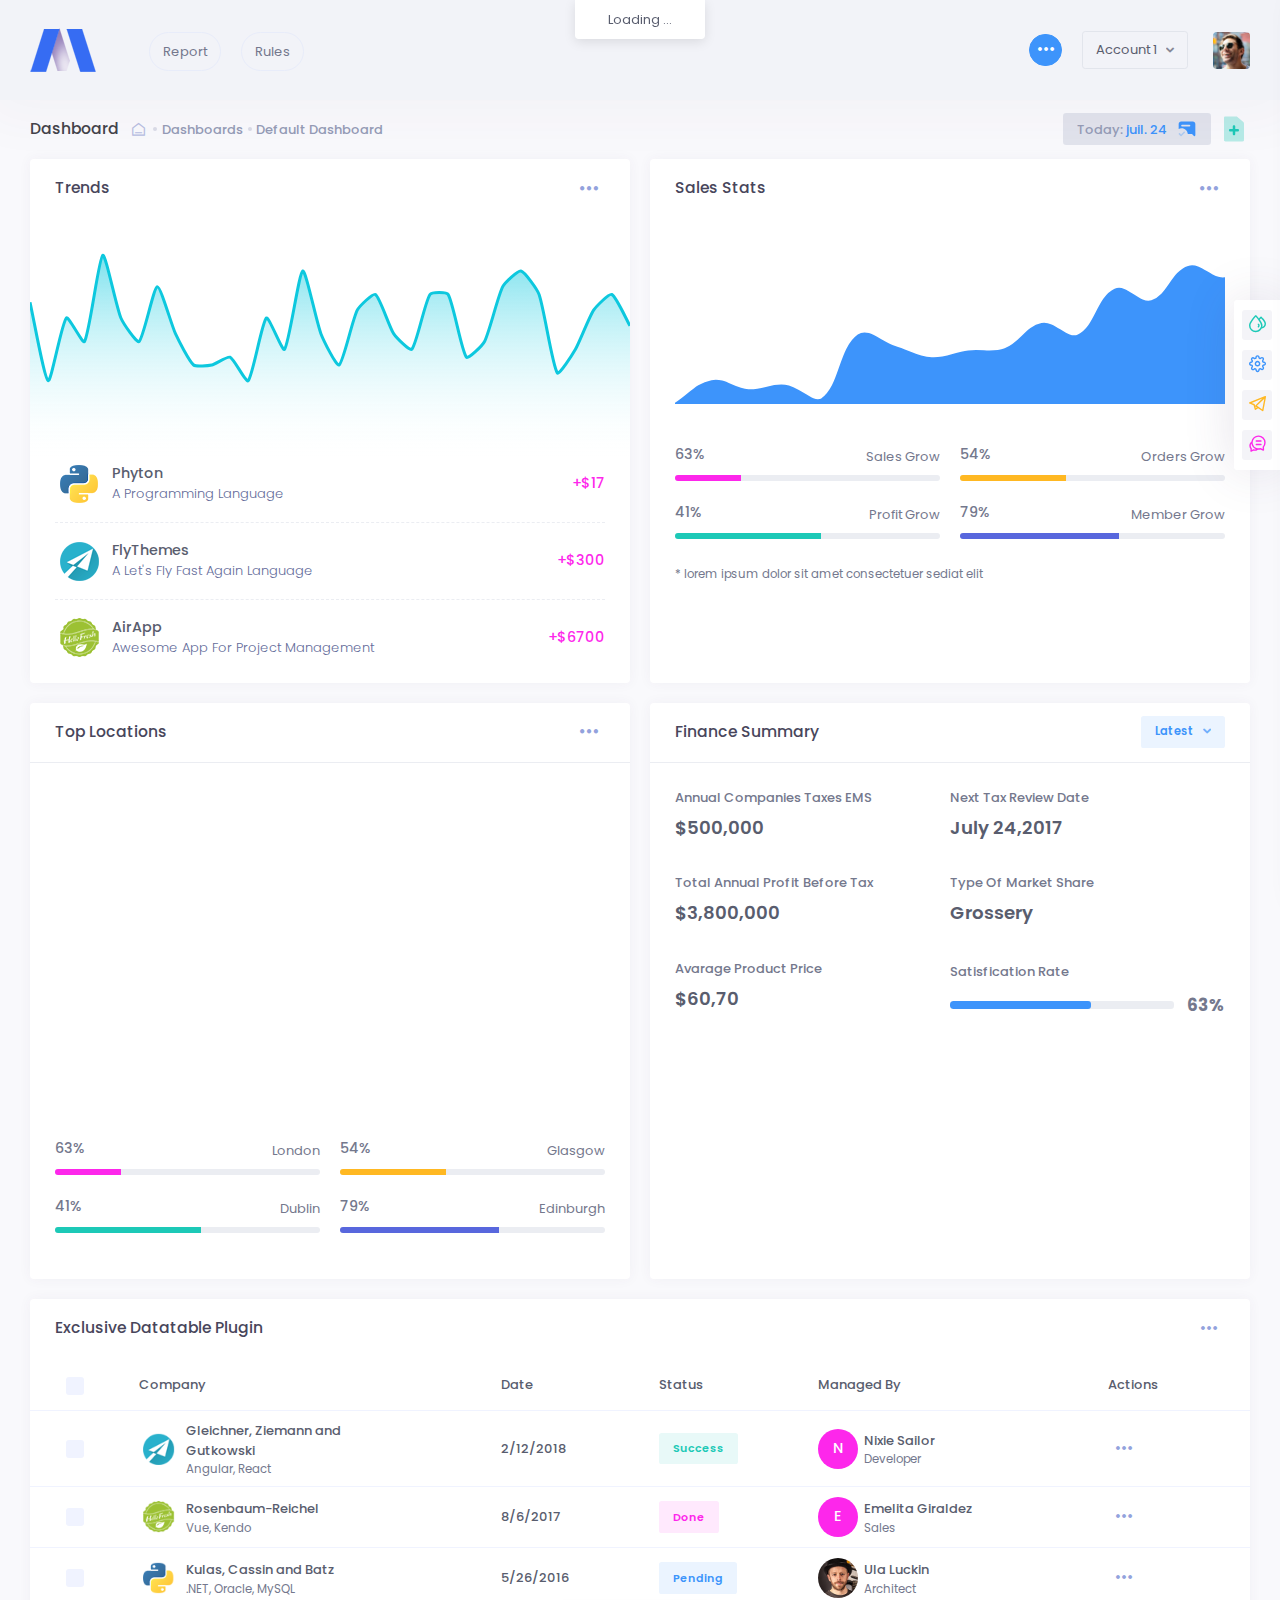
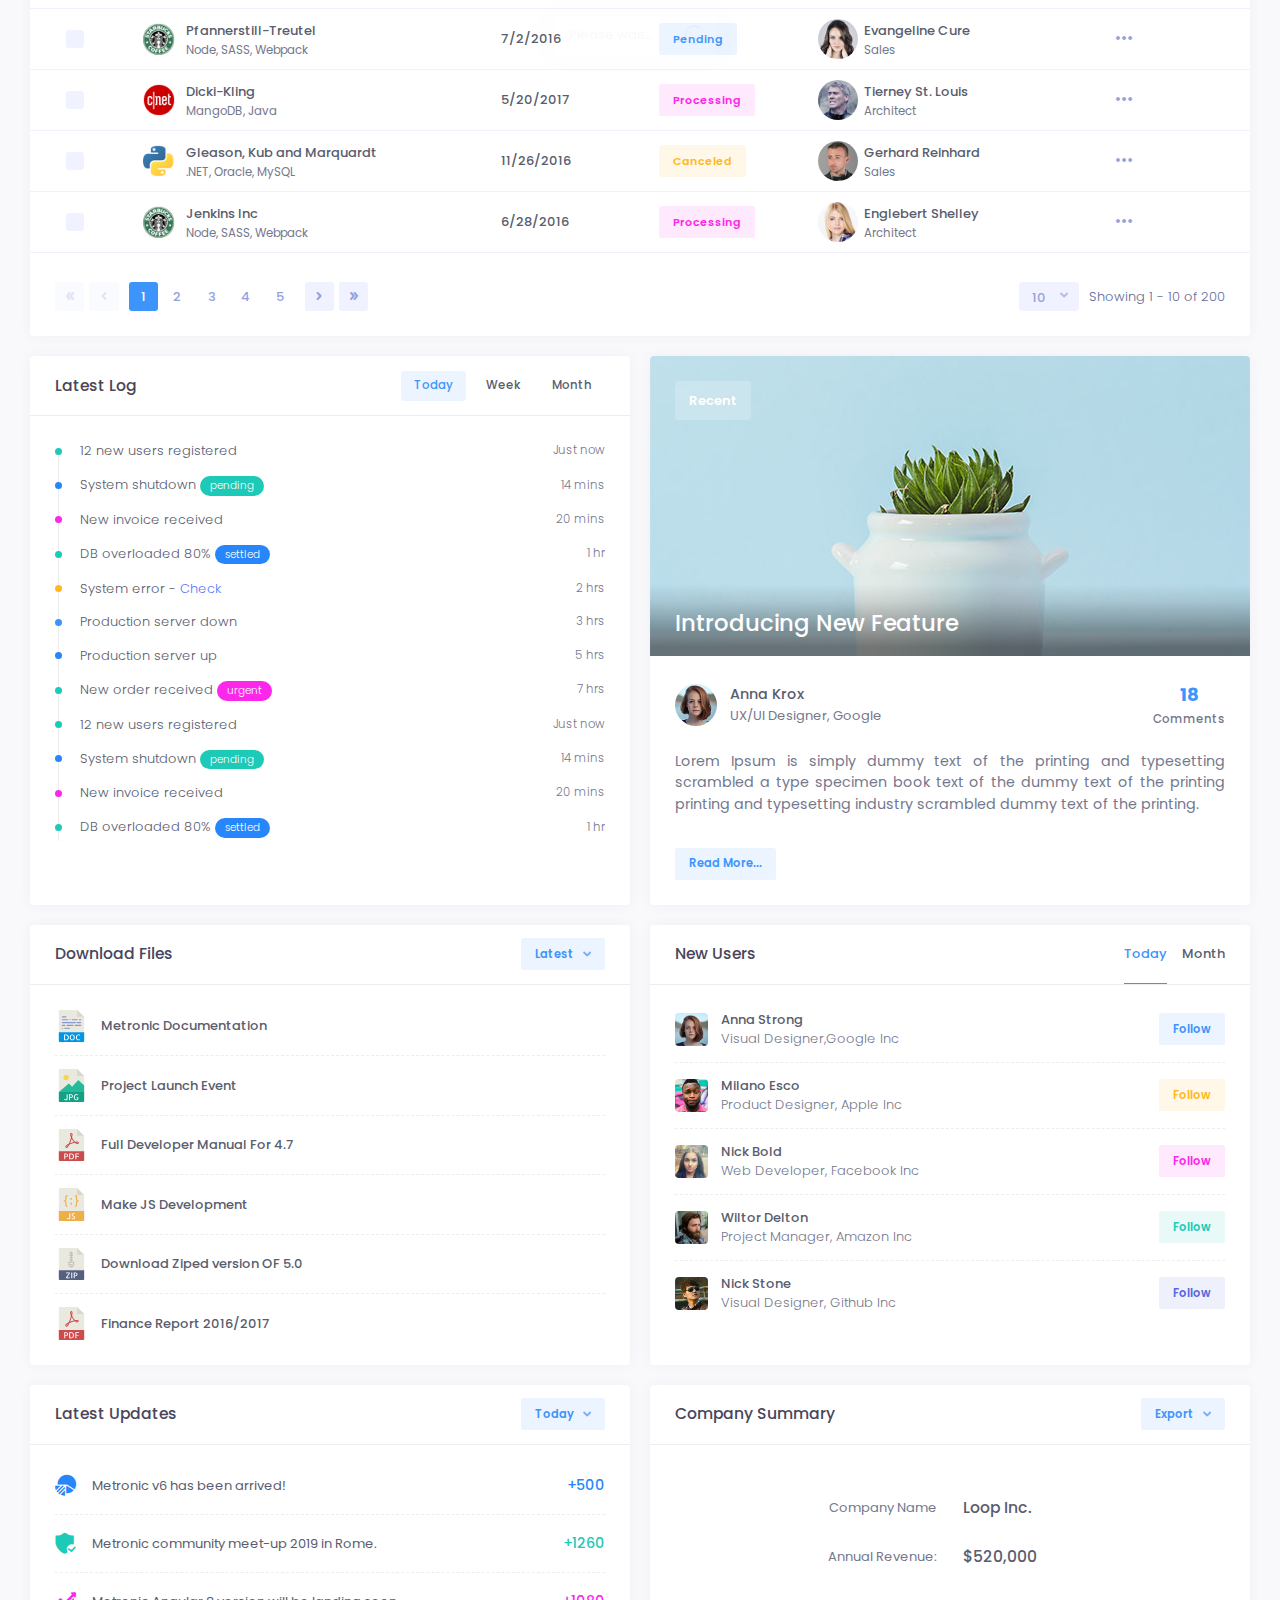
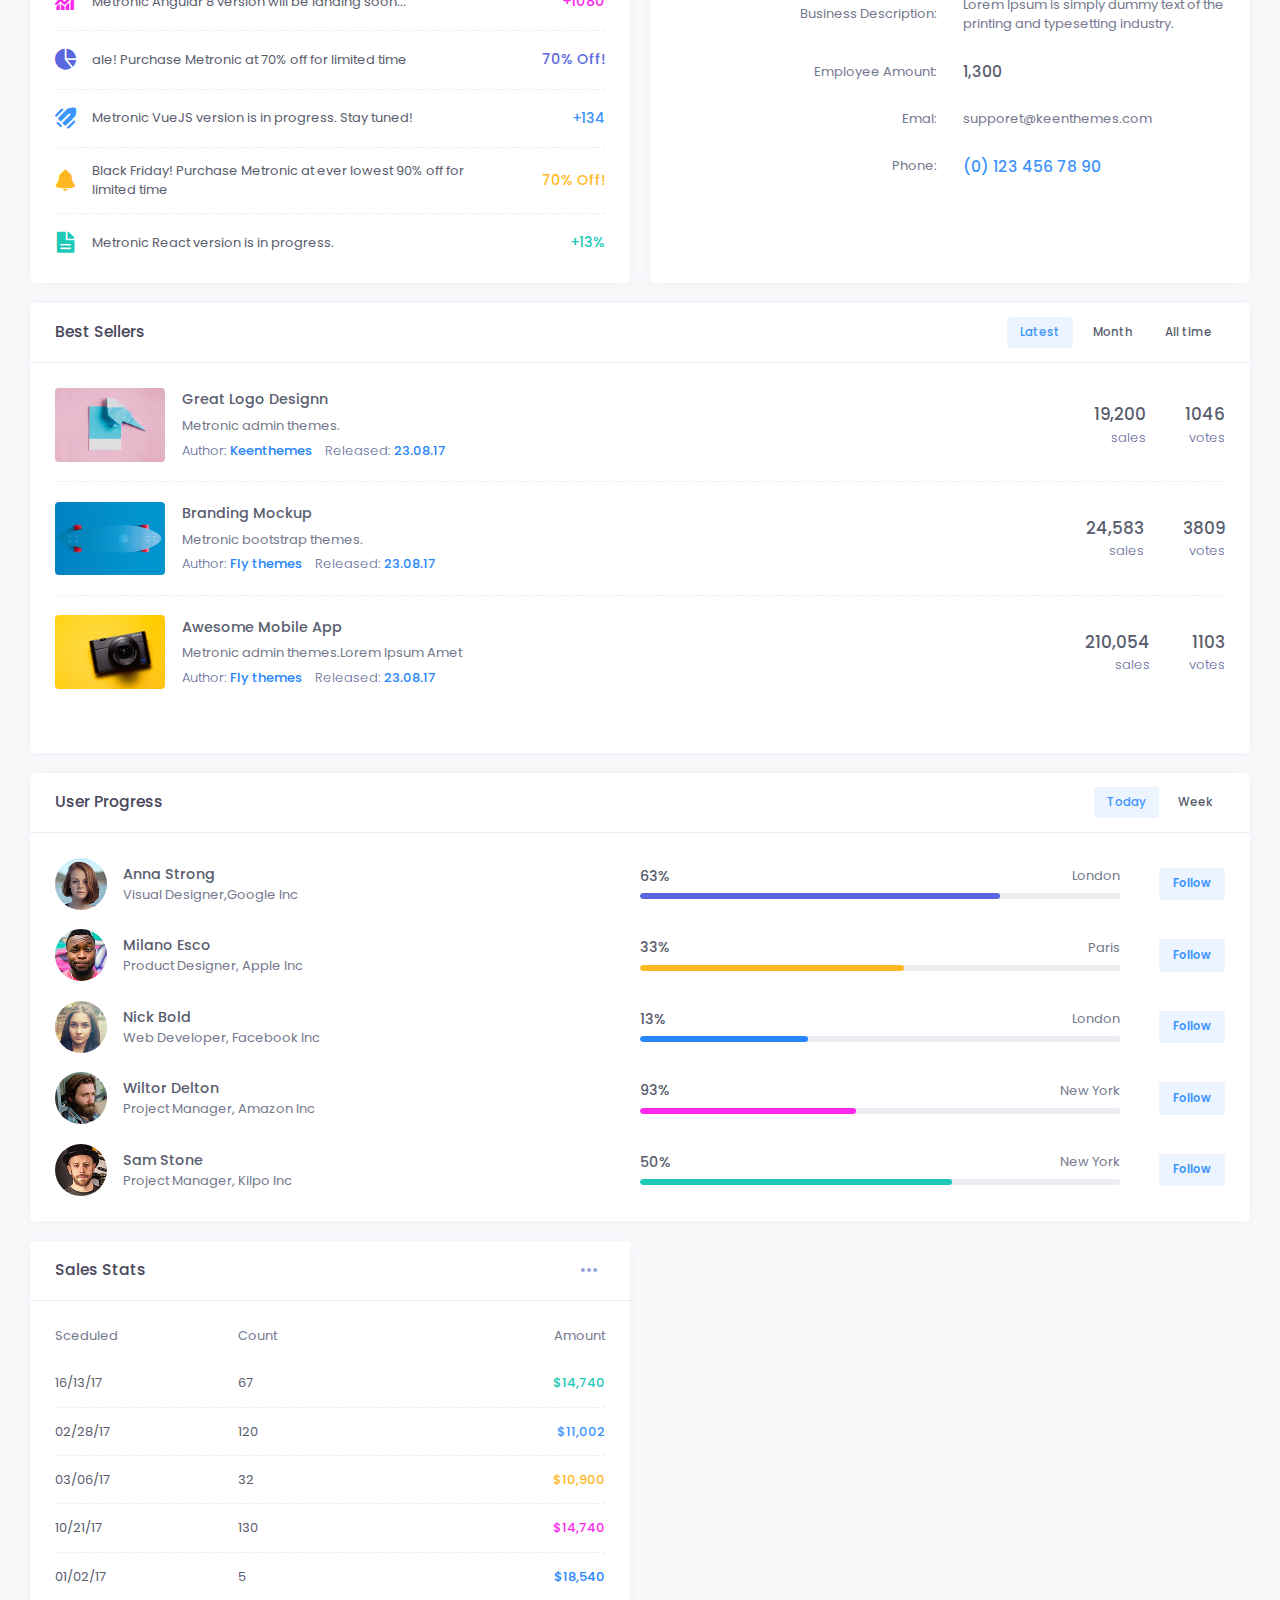
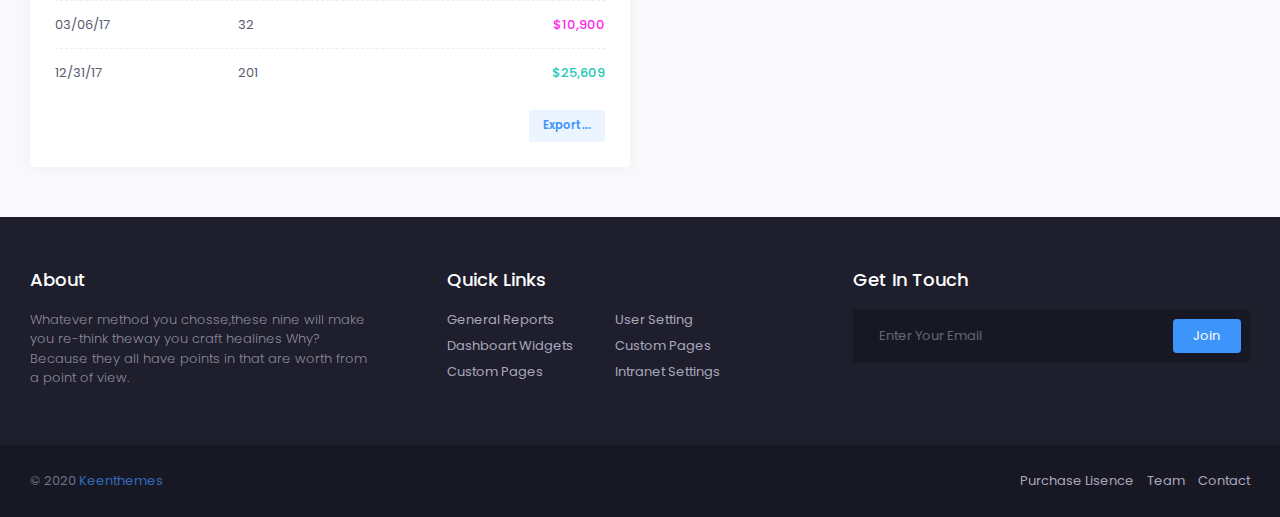
<file: index.html>
<!DOCTYPE html>

<html lang="en">

	<!-- begin::Head -->
	<head>
		<base href="">
		<meta charset="utf-8" />
		<title>Metronic | Dashboard</title>
		<meta name="description" content="Latest updates and statistic charts">
		<meta name="viewport" content="width=device-width, initial-scale=1, shrink-to-fit=no">

		<!--begin::Fonts -->
		<link rel="stylesheet" href="https://fonts.googleapis.com/css?family=Poppins:300,400,500,600,700">

		<!--end::Fonts -->

		<!--begin::Page Vendors Styles(used by this page) -->
		<link href="assets/plugins/custom/fullcalendar/fullcalendar.bundle.css" rel="stylesheet" type="text/css" />

		<!--end::Page Vendors Styles -->

		<!--begin::Global Theme Styles(used by all pages) -->
		<link href="assets/plugins/global/plugins.bundle.css" rel="stylesheet" type="text/css" />
		<link href="assets/css/style.bundle.css" rel="stylesheet" type="text/css" />

		<!--end::Global Theme Styles -->

		<!--begin::Layout Skins(used by all pages) -->

		<!--end::Layout Skins -->
		<link rel="shortcut icon" href="assets/media/logos/favicon.ico" />
	</head>

	<!-- end::Head -->

	<!-- begin::Body -->
	<body class="kt-page--loading-enabled kt-page--loading kt-header--fixed kt-header--minimize-topbar kt-header-mobile--fixed kt-quick-panel--right kt-demo-panel--right kt-offcanvas-panel--right kt-subheader--enabled kt-subheader--transparent kt-page--loading">

		<!-- begin::Page loader -->

		<!-- end::Page Loader -->

		<!-- begin:: Page -->

		<!-- begin:: Header Mobile -->
		<div id="kt_header_mobile" class="kt-header-mobile  kt-header-mobile--fixed ">
			<div class="kt-header-mobile__brand">
				<a class="kt-header-mobile__logo" href="?page=index">
					<img alt="Logo" src="assets/media/logos/logo-5-sm.png" />
				</a>
				<div class="kt-header-mobile__nav">
					<div class="dropdown">
						<button type="button" class="btn btn-icon" data-toggle="dropdown" aria-haspopup="true" aria-expanded="true">
							<svg xmlns="http://www.w3.org/2000/svg" xmlns:xlink="http://www.w3.org/1999/xlink" width="24px" height="24px" viewBox="0 0 24 24" version="1.1" class="kt-svg-icon kt-svg-icon--md kt-svg-icon--success">
								<g stroke="none" stroke-width="1" fill="none" fill-rule="evenodd">
									<rect x="0" y="0" width="24" height="24" />
									<path d="M15.9956071,6 L9,6 C7.34314575,6 6,7.34314575 6,9 L6,15.9956071 C4.70185442,15.9316381 4,15.1706419 4,13.8181818 L4,6.18181818 C4,4.76751186 4.76751186,4 6.18181818,4 L13.8181818,4 C15.1706419,4 15.9316381,4.70185442 15.9956071,6 Z" fill="#000000" fill-rule="nonzero" opacity="0.3" />
									<path d="M10.1818182,8 L17.8181818,8 C19.2324881,8 20,8.76751186 20,10.1818182 L20,17.8181818 C20,19.2324881 19.2324881,20 17.8181818,20 L10.1818182,20 C8.76751186,20 8,19.2324881 8,17.8181818 L8,10.1818182 C8,8.76751186 8.76751186,8 10.1818182,8 Z" fill="#000000" />
								</g>
							</svg> </button>
						<div class="dropdown-menu dropdown-menu-fit dropdown-menu-s">
							<ul class="kt-nav kt-nav--bold kt-nav--md-space kt-margin-t-20 kt-margin-b-20">
								<li class="kt-nav__item">
									<a class="kt-nav__link active" href="report.html">
										<span class="kt-nav__link-icon"><i class="flaticon2-user"></i></span>
										<span class="kt-nav__link-text">Report</span>
									</a>
								</li>
								<li class="kt-nav__item">
									<a class="kt-nav__link" href="rules.html">
										<span class="kt-nav__link-icon"><i class="flaticon-feed"></i></span>
										<span class="kt-nav__link-text">Rules</span>
									</a>
								</li>
							</ul>
						</div>
					</div>
				</div>
			</div>
			<div class="kt-header-mobile__toolbar">
				<button class="kt-header-mobile__toolbar-topbar-toggler" id="kt_header_mobile_topbar_toggler"><i class="flaticon-more-1"></i></button>
			</div>
		</div>

		<!-- end:: Header Mobile -->
		<div class="kt-grid kt-grid--hor kt-grid--root">
			<div class="kt-grid__item kt-grid__item--fluid kt-grid kt-grid--ver kt-page">
				<div class="kt-grid__item kt-grid__item--fluid kt-grid kt-grid--hor kt-wrapper " id="kt_wrapper">

					<!-- begin:: Header -->
					<div id="kt_header" class="kt-header kt-grid__item  kt-header--fixed " data-ktheader-minimize="on">
						<div class="kt-header__top">
							<div class="kt-container ">

								<!-- begin:: Brand -->
								<div class="kt-header__brand   kt-grid__item" id="kt_header_brand">
									<div class="kt-header__brand-logo">
										<a href="index.html">
											<img alt="Logo" src="assets/media/logos/logo-5.png" />
										</a>
									</div>
									
									<div class="kt-header__brand-nav">
										<div class="kt-margin-l-20">
											<button type="button" class="btn btn-pill btn-default" data-toggle="dropdown" aria-haspopup="true" aria-expanded="true">
												Report
											</button>
										</div>
										<div class="kt-margin-l-20">
											<button type="button" class="btn btn-pill btn-default" data-toggle="dropdown" aria-haspopup="true" aria-expanded="true">
												Rules
											</button>
										</div>
									</div>
								</div>

								<!-- end:: Brand -->

								<!-- begin:: Header Topbar -->
								<div class="kt-header__topbar">

									<!--begin: Search -->
									

									<!--end: Search -->

									<!--begin: Notifications -->
									

									<!--end: Notifications -->

									<!--begin: Quick actions -->
									

									<!--end: Quick actions -->

									<!--begin: Cart -->
									

									<!--end: Cart-->

									<!--begin: Quick panel toggler -->
									
									<!--end: Quick panel toggler -->

									<!--begin: Language bar -->
									

									<!--end: Language bar -->

									<!--begin: User bar -->
									<div class="dropdown dropdown-inline kt-margin-r-20">
											<button type="button" class="btn btn-brand btn-elevate-hover btn-icon btn-sm btn-icon-md btn-circle" data-toggle="dropdown" aria-haspopup="true" aria-expanded="false">
												<i class="flaticon-more-1"></i>
											</button>
											<div class="dropdown-menu dropdown-menu-right">
												<a class="dropdown-item" href="#"><i class="la la-edit"></i>Rename Account</a>
											</div>
										</div>
									<div class="dropdown kt-margin-r-20">
											<button class="btn btn-secondary dropdown-toggle" type="button" id="dropdownMenuButton" data-toggle="dropdown" aria-haspopup="true" aria-expanded="false">
													Account 1
											</button>
											<div class="dropdown-menu" aria-labelledby="dropdownMenuButton">
													<a class="dropdown-item disabled" href="#">Other Accounts</a>
													<div class="dropdown-divider"></div>
													<a class="dropdown-item" href="#">Account 2</a>
													<a class="dropdown-item" href="#">Account 3</a>
													<a class="dropdown-item" href="#">Account 4</a>
													<a class="dropdown-item" href="#">Account 5</a>
											</div>
									</div>
									<div class="kt-header__topbar-item kt-header__topbar-item--user">
										<div class="kt-header__topbar-wrapper" data-toggle="dropdown" data-offset="10px,10px">
											<!-- <span class="kt-hidden kt-header__topbar-welcome">Hi,</span> -->
											<!-- <span class="kt-hidden kt-header__topbar-username">Nick</span> -->
											<img class="kt-hidden-" alt="Pic" src="assets/media/users/300_21.jpg" />
											<!-- <span class="kt-header__topbar-icon kt-header__topbar-icon--brand kt-hidden"><b>S</b></span> -->
										</div>
										<div class="dropdown-menu dropdown-menu-fit dropdown-menu-right dropdown-menu-anim dropdown-menu-x4">

											<!--begin: Head -->
											<div class="kt-user-card kt-user-card--skin-light kt-notification-item-padding-x">
												<div class="kt-user-card__avatar">
													<img class="kt-hidden-" alt="Pic" src="assets/media/users/300_25.jpg" />

													<!--use below badge element instead the user avatar to display username's first letter(remove kt-hidden class to display it) -->
													<span class="kt-badge kt-badge--username kt-badge--unified-success kt-badge--lg kt-badge--rounded kt-badge--bold kt-hidden">S</span>
												</div>
												<div class="kt-user-card__name">
													Sami Tariq
												</div>
												<!-- <div class="kt-user-card__badge">
													<span class="btn btn-label-primary btn-sm btn-bold btn-font-md">23 messages</span>
												</div> -->
											</div>

											<!--end: Head -->

											<!--begin: Navigation -->
											<div class="kt-notification">
												<a href="#" class="kt-notification__item">
													<div class="kt-notification__item-icon">
														<i class="flaticon2-calendar-3 kt-font-success"></i>
													</div>
													<div class="kt-notification__item-details">
														<div class="kt-notification__item-title kt-font-bold">
															Team 1
														</div>
														<!-- <div class="kt-notification__item-time">
															Account settings and more
														</div> -->
													</div>
												</a>
												<a href="#" class="kt-notification__item">
													<div class="kt-notification__item-icon">
														<i class="flaticon2-mail kt-font-warning"></i>
													</div>
													<div class="kt-notification__item-details">
														<div class="kt-notification__item-title kt-font-bold">
															Team 2
														</div>
														<!-- <div class="kt-notification__item-time">
															Inbox and tasks
														</div> -->
													</div>
												</a>
												<a href="#" class="kt-notification__item">
													<div class="kt-notification__item-icon">
														<i class="flaticon2-rocket-1 kt-font-danger"></i>
													</div>
													<div class="kt-notification__item-details">
														<div class="kt-notification__item-title kt-font-bold">
															Team 3
														</div>
														<!-- <div class="kt-notification__item-time">
															Logs and notifications
														</div> -->
													</div>
												</a>
												<!-- <a href="custom/apps/user/profile-3.html" class="kt-notification__item">
													<div class="kt-notification__item-icon">
														<i class="flaticon2-hourglass kt-font-brand"></i>
													</div>
													<div class="kt-notification__item-details">
														<div class="kt-notification__item-title kt-font-bold">
															My Tasks
														</div>
														<div class="kt-notification__item-time">
															latest tasks and projects
														</div>
													</div>
												</a> -->
												<!-- <a href="custom/apps/user/profile-1/overview.html" class="kt-notification__item">
													<div class="kt-notification__item-icon">
														<i class="flaticon2-cardiogram kt-font-warning"></i>
													</div>
													<div class="kt-notification__item-details">
														<div class="kt-notification__item-title kt-font-bold">
															Billing
														</div>
														<div class="kt-notification__item-time">
															billing & statements <span class="kt-badge kt-badge--danger kt-badge--inline kt-badge--pill kt-badge--rounded">2 pending</span>
														</div>
													</div>
												</a> -->
												<div class="kt-notification__custom kt-space-between">
													<a href="custom/user/login-v2.html" target="_blank" class="btn btn-label btn-label-brand btn-sm btn-bold">Settings</a>
													<a href="custom/user/login-v2.html" target="_blank" class="btn btn-clean btn-sm btn-bold">Sign out</a>
												</div>
											</div>

											<!--end: Navigation -->
										</div>
									</div>

									<!--end: User bar -->
								</div>

								<!-- end:: Header Topbar -->
							</div>
						</div>
					</div>

					<!-- end:: Header -->
					<div class="kt-body kt-grid__item kt-grid__item--fluid kt-grid kt-grid--hor kt-grid--stretch" id="kt_body">
						<div class="kt-content  kt-grid__item kt-grid__item--fluid kt-grid kt-grid--hor" id="kt_content">

							<!-- begin:: Subheader -->
							<div class="kt-subheader   kt-grid__item" id="kt_subheader">
								<div class="kt-container ">
									<div class="kt-subheader__main">
										<h3 class="kt-subheader__title">
											Dashboard </h3>
										<span class="kt-subheader__separator kt-hidden"></span>
										<div class="kt-subheader__breadcrumbs">
											<a href="#" class="kt-subheader__breadcrumbs-home"><i class="flaticon2-shelter"></i></a>
											<span class="kt-subheader__breadcrumbs-separator"></span>
											<a href="" class="kt-subheader__breadcrumbs-link">
												Dashboards </a>
											<span class="kt-subheader__breadcrumbs-separator"></span>
											<a href="" class="kt-subheader__breadcrumbs-link">
												Default Dashboard </a>

											<!-- <span class="kt-subheader__breadcrumbs-link kt-subheader__breadcrumbs-link--active">Active link</span> -->
										</div>
									</div>
									<div class="kt-subheader__toolbar">
										<div class="kt-subheader__wrapper">
											<a href="#" class="btn kt-subheader__btn-daterange" id="kt_dashboard_daterangepicker" data-toggle="kt-tooltip" title="Select dashboard daterange" data-placement="left">
												<span class="kt-subheader__btn-daterange-title" id="kt_dashboard_daterangepicker_title">Today</span>&nbsp;
												<span class="kt-subheader__btn-daterange-date" id="kt_dashboard_daterangepicker_date">Aug 16</span>

												<!--<i class="flaticon2-calendar-1"></i>-->
												<svg xmlns="http://www.w3.org/2000/svg" xmlns:xlink="http://www.w3.org/1999/xlink" width="24px" height="24px" viewBox="0 0 24 24" version="1.1" class="kt-svg-icon kt-svg-icon--sm">
													<g stroke="none" stroke-width="1" fill="none" fill-rule="evenodd">
														<rect x="0" y="0" width="24" height="24" />
														<path d="M4.875,20.75 C4.63541667,20.75 4.39583333,20.6541667 4.20416667,20.4625 L2.2875,18.5458333 C1.90416667,18.1625 1.90416667,17.5875 2.2875,17.2041667 C2.67083333,16.8208333 3.29375,16.8208333 3.62916667,17.2041667 L4.875,18.45 L8.0375,15.2875 C8.42083333,14.9041667 8.99583333,14.9041667 9.37916667,15.2875 C9.7625,15.6708333 9.7625,16.2458333 9.37916667,16.6291667 L5.54583333,20.4625 C5.35416667,20.6541667 5.11458333,20.75 4.875,20.75 Z" fill="#000000" fill-rule="nonzero" opacity="0.3" />
														<path d="M2,11.8650466 L2,6 C2,4.34314575 3.34314575,3 5,3 L19,3 C20.6568542,3 22,4.34314575 22,6 L22,15 C22,15.0032706 21.9999948,15.0065399 21.9999843,15.009808 L22.0249378,15 L22.0249378,19.5857864 C22.0249378,20.1380712 21.5772226,20.5857864 21.0249378,20.5857864 C20.7597213,20.5857864 20.5053674,20.4804296 20.317831,20.2928932 L18.0249378,18 L12.9835977,18 C12.7263047,14.0909841 9.47412135,11 5.5,11 C4.23590829,11 3.04485894,11.3127315 2,11.8650466 Z M6,7 C5.44771525,7 5,7.44771525 5,8 C5,8.55228475 5.44771525,9 6,9 L15,9 C15.5522847,9 16,8.55228475 16,8 C16,7.44771525 15.5522847,7 15,7 L6,7 Z" fill="#000000" />
													</g>
												</svg> </a>
											<div class="dropdown dropdown-inline" data-toggle="kt-tooltip" title="Quick actions" data-placement="left">
												<a href="#" class="btn btn-icon" data-toggle="dropdown" aria-haspopup="true" aria-expanded="false">
													<svg xmlns="http://www.w3.org/2000/svg" xmlns:xlink="http://www.w3.org/1999/xlink" width="24px" height="24px" viewBox="0 0 24 24" version="1.1" class="kt-svg-icon kt-svg-icon--success kt-svg-icon--md">
														<g stroke="none" stroke-width="1" fill="none" fill-rule="evenodd">
															<polygon points="0 0 24 0 24 24 0 24" />
															<path d="M5.85714286,2 L13.7364114,2 C14.0910962,2 14.4343066,2.12568431 14.7051108,2.35473959 L19.4686994,6.3839416 C19.8056532,6.66894833 20,7.08787823 20,7.52920201 L20,20.0833333 C20,21.8738751 19.9795521,22 18.1428571,22 L5.85714286,22 C4.02044787,22 4,21.8738751 4,20.0833333 L4,3.91666667 C4,2.12612489 4.02044787,2 5.85714286,2 Z" fill="#000000" fill-rule="nonzero" opacity="0.3" />
															<path d="M11,14 L9,14 C8.44771525,14 8,13.5522847 8,13 C8,12.4477153 8.44771525,12 9,12 L11,12 L11,10 C11,9.44771525 11.4477153,9 12,9 C12.5522847,9 13,9.44771525 13,10 L13,12 L15,12 C15.5522847,12 16,12.4477153 16,13 C16,13.5522847 15.5522847,14 15,14 L13,14 L13,16 C13,16.5522847 12.5522847,17 12,17 C11.4477153,17 11,16.5522847 11,16 L11,14 Z" fill="#000000" />
														</g>
													</svg>

													<!--<i class="flaticon2-plus"></i>-->
												</a>
												<div class="dropdown-menu dropdown-menu-fit dropdown-menu-md dropdown-menu-right">

													<!--begin::Nav-->
													<ul class="kt-nav">
														<li class="kt-nav__head">
															Add anything or jump to:
															<i class="flaticon2-information" data-toggle="kt-tooltip" data-placement="right" title="Click to learn more..."></i>
														</li>
														<li class="kt-nav__separator"></li>
														<li class="kt-nav__item">
															<a href="#" class="kt-nav__link">
																<i class="kt-nav__link-icon flaticon2-drop"></i>
																<span class="kt-nav__link-text">Order</span>
															</a>
														</li>
														<li class="kt-nav__item">
															<a href="#" class="kt-nav__link">
																<i class="kt-nav__link-icon flaticon2-calendar-8"></i>
																<span class="kt-nav__link-text">Ticket</span>
															</a>
														</li>
														<li class="kt-nav__item">
															<a href="#" class="kt-nav__link">
																<i class="kt-nav__link-icon flaticon2-telegram-logo"></i>
																<span class="kt-nav__link-text">Goal</span>
															</a>
														</li>
														<li class="kt-nav__item">
															<a href="#" class="kt-nav__link">
																<i class="kt-nav__link-icon flaticon2-new-email"></i>
																<span class="kt-nav__link-text">Support Case</span>
																<span class="kt-nav__link-badge">
																	<span class="kt-badge kt-badge--success">5</span>
																</span>
															</a>
														</li>
														<li class="kt-nav__separator"></li>
														<li class="kt-nav__foot">
															<a class="btn btn-label-brand btn-bold btn-sm" href="#">Upgrade plan</a>
															<a class="btn btn-clean btn-bold btn-sm" href="#" data-toggle="kt-tooltip" data-placement="right" title="Click to learn more...">Learn more</a>
														</li>
													</ul>

													<!--end::Nav-->
												</div>
											</div>
										</div>
									</div>
								</div>
							</div>

							<!-- end:: Subheader -->

							<!-- begin:: Content -->
							<div class="kt-container  kt-grid__item kt-grid__item--fluid">

								<!--Begin::Dashboard 3-->

								<!--Begin::Row-->
								<div class="row">
									<div class="col-lg-6 col-xl-4 order-lg-1 order-xl-1">

										<!--begin:: Widgets/Trends-->
										<div class="kt-portlet kt-portlet--head--noborder kt-portlet--height-fluid">
											<div class="kt-portlet__head kt-portlet__head--noborder">
												<div class="kt-portlet__head-label">
													<h3 class="kt-portlet__head-title">
														Trends
													</h3>
												</div>
												<div class="kt-portlet__head-toolbar">
													<div class="dropdown dropdown-inline">
														<button type="button" class="btn btn-clean btn-sm btn-icon btn-icon-lg" data-toggle="dropdown" aria-haspopup="true" aria-expanded="false">
															<i class="flaticon-more-1"></i>
														</button>
														<div class="dropdown-menu dropdown-menu-right">
															<ul class="kt-nav">
																<li class="kt-nav__item">
																	<a href="#" class="kt-nav__link">
																		<i class="kt-nav__link-icon flaticon2-line-chart"></i>
																		<span class="kt-nav__link-text">Reports</span>
																	</a>
																</li>
																<li class="kt-nav__item">
																	<a href="#" class="kt-nav__link">
																		<i class="kt-nav__link-icon flaticon2-send"></i>
																		<span class="kt-nav__link-text">Messages</span>
																	</a>
																</li>
																<li class="kt-nav__item">
																	<a href="#" class="kt-nav__link">
																		<i class="kt-nav__link-icon flaticon2-pie-chart-1"></i>
																		<span class="kt-nav__link-text">Charts</span>
																	</a>
																</li>
																<li class="kt-nav__item">
																	<a href="#" class="kt-nav__link">
																		<i class="kt-nav__link-icon flaticon2-avatar"></i>
																		<span class="kt-nav__link-text">Members</span>
																	</a>
																</li>
																<li class="kt-nav__item">
																	<a href="#" class="kt-nav__link">
																		<i class="kt-nav__link-icon flaticon2-settings"></i>
																		<span class="kt-nav__link-text">Settings</span>
																	</a>
																</li>
															</ul>
														</div>
													</div>
												</div>
											</div>
											<div class="kt-portlet__body kt-portlet__body--fluid kt-portlet__body--fit">
												<div class="kt-widget4 kt-widget4--sticky">
													<div class="kt-widget4__chart">
														<canvas id="kt_chart_trends_stats" style="height: 240px;"></canvas>
													</div>
													<div class="kt-widget4__items kt-widget4__items--bottom kt-portlet__space-x kt-margin-b-20">
														<div class="kt-widget4__item">
															<div class="kt-widget4__img kt-widget4__img--logo">
																<img src="assets/media/client-logos/logo3.png" alt="">
															</div>
															<div class="kt-widget4__info">
																<a href="#" class="kt-widget4__title">
																	Phyton
																</a>
																<span class="kt-widget4__sub">
																	A Programming Language
																</span>
															</div>
															<span class="kt-widget4__ext">
																<span class="kt-widget4__number kt-font-danger">+$17</span>
															</span>
														</div>
														<div class="kt-widget4__item">
															<div class="kt-widget4__img kt-widget4__img--logo">
																<img src="assets/media/client-logos/logo1.png" alt="">
															</div>
															<div class="kt-widget4__info">
																<a href="#" class="kt-widget4__title">
																	FlyThemes
																</a>
																<span class="kt-widget4__sub">
																	A Let's Fly Fast Again Language
																</span>
															</div>
															<span class="kt-widget4__ext">
																<span class="kt-widget4__number kt-font-danger">+$300</span>
															</span>
														</div>
														<div class="kt-widget4__item">
															<div class="kt-widget4__img kt-widget4__img--logo">
																<img src="assets/media/client-logos/logo2.png" alt="">
															</div>
															<div class="kt-widget4__info">
																<a href="#" class="kt-widget4__title">
																	AirApp
																</a>
																<span class="kt-widget4__sub">
																	Awesome App For Project Management
																</span>
															</div>
															<span class="kt-widget4__ext">
																<span class="kt-widget4__number kt-font-danger">+$6700</span>
															</span>
														</div>
													</div>
												</div>
											</div>
										</div>

										<!--end:: Widgets/Trends-->
									</div>
									<div class="col-lg-6 col-xl-4 order-lg-1 order-xl-1">

										<!--begin:: Widgets/Sales Stats-->
										<div class="kt-portlet kt-portlet--head--noborder kt-portlet--height-fluid">
											<div class="kt-portlet__head kt-portlet__head--noborder">
												<div class="kt-portlet__head-label">
													<h3 class="kt-portlet__head-title">
														Sales Stats
													</h3>
												</div>
												<div class="kt-portlet__head-toolbar">
													<div class="dropdown dropdown-inline">
														<button type="button" class="btn btn-clean btn-sm btn-icon btn-icon-lg" data-toggle="dropdown" aria-haspopup="true" aria-expanded="false">
															<i class="flaticon-more-1"></i>
														</button>
														<div class="dropdown-menu dropdown-menu-right">
															<ul class="kt-nav">
																<li class="kt-nav__section kt-nav__section--first">
																	<span class="kt-nav__section-text">Finance</span>
																</li>
																<li class="kt-nav__item">
																	<a href="#" class="kt-nav__link">
																		<i class="kt-nav__link-icon flaticon2-graph-1"></i>
																		<span class="kt-nav__link-text">Statistics</span>
																	</a>
																</li>
																<li class="kt-nav__item">
																	<a href="#" class="kt-nav__link">
																		<i class="kt-nav__link-icon flaticon2-calendar-4"></i>
																		<span class="kt-nav__link-text">Events</span>
																	</a>
																</li>
																<li class="kt-nav__item">
																	<a href="#" class="kt-nav__link">
																		<i class="kt-nav__link-icon flaticon2-layers-1"></i>
																		<span class="kt-nav__link-text">Reports</span>
																	</a>
																</li>
																<li class="kt-nav__section">
																	<span class="kt-nav__section-text">Customers</span>
																</li>
																<li class="kt-nav__item">
																	<a href="#" class="kt-nav__link">
																		<i class="kt-nav__link-icon flaticon2-calendar-4"></i>
																		<span class="kt-nav__link-text">Notifications</span>
																	</a>
																</li>
																<li class="kt-nav__item">
																	<a href="#" class="kt-nav__link">
																		<i class="kt-nav__link-icon flaticon2-file-1"></i>
																		<span class="kt-nav__link-text">Files</span>
																	</a>
																</li>
															</ul>
														</div>
													</div>
												</div>
											</div>
											<div class="kt-portlet__body">

												<!--begin::Widget 6-->
												<div class="kt-widget15">
													<div class="kt-widget15__chart">
														<canvas id="kt_chart_sales_stats" style="height:160px;"></canvas>
													</div>
													<div class="kt-widget15__items kt-margin-t-40">
														<div class="row">
															<div class="col">
																<div class="kt-widget15__item">
																	<span class="kt-widget15__stats">
																		63%
																	</span>
																	<span class="kt-widget15__text">
																		Sales Grow
																	</span>
																	<div class="kt-space-10"></div>
																	<div class="progress kt-widget15__chart-progress--sm">
																		<div class="progress-bar bg-danger" role="progressbar" style="width: 25%;" aria-valuenow="25" aria-valuemin="0" aria-valuemax="100"></div>
																	</div>
																</div>
															</div>
															<div class="col">
																<div class="kt-widget15__item">
																	<span class="kt-widget15__stats">
																		54%
																	</span>
																	<span class="kt-widget15__text">
																		Orders Grow
																	</span>
																	<div class="kt-space-10"></div>
																	<div class="progress kt-progress--sm">
																		<div class="progress-bar bg-warning" role="progressbar" style="width: 40%;" aria-valuenow="50" aria-valuemin="0" aria-valuemax="100"></div>
																	</div>
																</div>
															</div>
														</div>
														<div class="row">
															<div class="col">
																<div class="kt-widget15__item">
																	<span class="kt-widget15__stats">
																		41%
																	</span>
																	<span class="kt-widget15__text">
																		Profit Grow
																	</span>
																	<div class="kt-space-10"></div>
																	<div class="progress kt-progress--sm">
																		<div class="progress-bar bg-success" role="progressbar" style="width: 55%;" aria-valuenow="75" aria-valuemin="0" aria-valuemax="100"></div>
																	</div>
																</div>
															</div>
															<div class="col">
																<div class="kt-widget15__item">
																	<span class="kt-widget15__stats">
																		79%
																	</span>
																	<span class="kt-widget15__text">
																		Member Grow
																	</span>
																	<div class="kt-space-10"></div>
																	<div class="progress kt-progress--sm">
																		<div class="progress-bar bg-primary" role="progressbar" style="width: 60%;" aria-valuenow="100" aria-valuemin="0" aria-valuemax="100"></div>
																	</div>
																</div>
															</div>
														</div>
														<div class="row">
															<div class="col">
																<div class="kt-widget15__desc">
																	* lorem ipsum dolor sit amet consectetuer sediat elit
																</div>
															</div>
														</div>
													</div>
												</div>

												<!--end::Widget 6-->
											</div>
										</div>

										<!--end:: Widgets/Sales Stats-->
									</div>
									<div class="col-lg-6 col-xl-4 order-lg-1 order-xl-1">

										<!--begin:: Widgets/Top Locations-->
										<div class="kt-portlet kt-portlet--head--noborder kt-portlet--height-fluid">
											<div class="kt-portlet__head">
												<div class="kt-portlet__head-label">
													<h3 class="kt-portlet__head-title">
														Top Locations
													</h3>
												</div>
												<div class="kt-portlet__head-toolbar">
													<div class="dropdown dropdown-inline">
														<button type="button" class="btn btn-clean btn-sm btn-icon btn-icon-lg" data-toggle="dropdown" aria-haspopup="true" aria-expanded="false">
															<i class="flaticon-more-1"></i>
														</button>
														<div class="dropdown-menu dropdown-menu-right">
															<ul class="kt-nav">
																<li class="kt-nav__section kt-nav__section--first">
																	<span class="kt-nav__section-text">Finance</span>
																</li>
																<li class="kt-nav__item">
																	<a href="#" class="kt-nav__link">
																		<i class="kt-nav__link-icon flaticon2-graph-1"></i>
																		<span class="kt-nav__link-text">Statistics</span>
																	</a>
																</li>
																<li class="kt-nav__item">
																	<a href="#" class="kt-nav__link">
																		<i class="kt-nav__link-icon flaticon2-calendar-4"></i>
																		<span class="kt-nav__link-text">Events</span>
																	</a>
																</li>
																<li class="kt-nav__item">
																	<a href="#" class="kt-nav__link">
																		<i class="kt-nav__link-icon flaticon2-layers-1"></i>
																		<span class="kt-nav__link-text">Reports</span>
																	</a>
																</li>
																<li class="kt-nav__section">
																	<span class="kt-nav__section-text">Customers</span>
																</li>
																<li class="kt-nav__item">
																	<a href="#" class="kt-nav__link">
																		<i class="kt-nav__link-icon flaticon2-calendar-4"></i>
																		<span class="kt-nav__link-text">Notifications</span>
																	</a>
																</li>
																<li class="kt-nav__item">
																	<a href="#" class="kt-nav__link">
																		<i class="kt-nav__link-icon flaticon2-file-1"></i>
																		<span class="kt-nav__link-text">Files</span>
																	</a>
																</li>
															</ul>
														</div>
													</div>
												</div>
											</div>
											<div class="kt-portlet__body">
												<div class="kt-widget15">
													<div class="kt-widget15__map">
														<div id="kt_chart_latest_trends_map" style="height:320px;"></div>
													</div>
													<div class="kt-widget15__items kt-margin-t-30">
														<div class="row">
															<div class="col">

																<!--begin::widget item-->
																<div class="kt-widget15__item">
																	<span class="kt-widget15__stats">
																		63%
																	</span>
																	<span class="kt-widget15__text">
																		London
																	</span>
																	<div class="kt-space-10"></div>
																	<div class="progress m-progress--sm">
																		<div class="progress-bar bg-danger" role="progressbar" style="width: 25%;" aria-valuenow="25" aria-valuemin="0" aria-valuemax="100"></div>
																	</div>
																</div>

																<!--end::widget item-->
															</div>
															<div class="col">

																<!--begin::widget item-->
																<div class="kt-widget15__item">
																	<span class="kt-widget15__stats">
																		54%
																	</span>
																	<span class="kt-widget15__text">
																		Glasgow
																	</span>
																	<div class="kt-space-10"></div>
																	<div class="progress m-progress--sm">
																		<div class="progress-bar bg-warning" role="progressbar" style="width: 40%;" aria-valuenow="50" aria-valuemin="0" aria-valuemax="100"></div>
																	</div>
																</div>

																<!--end::widget item-->
															</div>
														</div>
														<div class="row">
															<div class="col">

																<!--begin::widget item-->
																<div class="kt-widget15__item">
																	<span class="kt-widget15__stats">
																		41%
																	</span>
																	<span class="kt-widget15__text">
																		Dublin
																	</span>
																	<div class="kt-space-10"></div>
																	<div class="progress m-progress--sm">
																		<div class="progress-bar bg-success" role="progressbar" style="width: 55%;" aria-valuenow="75" aria-valuemin="0" aria-valuemax="100"></div>
																	</div>
																</div>

																<!--end::widget item-->
															</div>
															<div class="col">

																<!--begin::widget item-->
																<div class="kt-widget15__item">
																	<span class="kt-widget15__stats">
																		79%
																	</span>
																	<span class="kt-widget15__text">
																		Edinburgh
																	</span>
																	<div class="kt-space-10"></div>
																	<div class="progress m-progress--sm">
																		<div class="progress-bar bg-primary" role="progressbar" style="width: 60%;" aria-valuenow="100" aria-valuemin="0" aria-valuemax="100"></div>
																	</div>

																	<!--end::widget item-->
																</div>
															</div>
														</div>
													</div>
												</div>
											</div>
										</div>

										<!--end:: Widgets/Top Locations-->
									</div>
									<div class="col-xl-12 order-lg-2 order-xl-1">
										<div class="kt-portlet kt-portlet--height-fluid kt-portlet--mobile ">
											<div class="kt-portlet__head kt-portlet__head--lg kt-portlet__head--noborder kt-portlet__head--break-sm">
												<div class="kt-portlet__head-label">
													<h3 class="kt-portlet__head-title">
														Exclusive Datatable Plugin
													</h3>
												</div>
												<div class="kt-portlet__head-toolbar">
													<div class="dropdown dropdown-inline">
														<button type="button" class="btn btn-clean btn-sm btn-icon btn-icon-md" data-toggle="dropdown" aria-haspopup="true" aria-expanded="false">
															<i class="flaticon-more-1"></i>
														</button>
														<div class="dropdown-menu dropdown-menu-right dropdown-menu-md dropdown-menu-fit">

															<!--begin::Nav-->
															<ul class="kt-nav">
																<li class="kt-nav__head">
																	Export Options
																	<span data-toggle="kt-tooltip" data-placement="right" title="Click to learn more...">
																		<svg xmlns="http://www.w3.org/2000/svg" xmlns:xlink="http://www.w3.org/1999/xlink" width="24px" height="24px" viewBox="0 0 24 24" version="1.1" class="kt-svg-icon kt-svg-icon--brand kt-svg-icon--md1">
																			<g stroke="none" stroke-width="1" fill="none" fill-rule="evenodd">
																				<rect x="0" y="0" width="24" height="24" />
																				<circle fill="#000000" opacity="0.3" cx="12" cy="12" r="10" />
																				<rect fill="#000000" x="11" y="10" width="2" height="7" rx="1" />
																				<rect fill="#000000" x="11" y="7" width="2" height="2" rx="1" />
																			</g>
																		</svg> </span>
																</li>
																<li class="kt-nav__separator"></li>
																<li class="kt-nav__item">
																	<a href="#" class="kt-nav__link">
																		<i class="kt-nav__link-icon flaticon2-drop"></i>
																		<span class="kt-nav__link-text">Activity</span>
																	</a>
																</li>
																<li class="kt-nav__item">
																	<a href="#" class="kt-nav__link">
																		<i class="kt-nav__link-icon flaticon2-calendar-8"></i>
																		<span class="kt-nav__link-text">FAQ</span>
																	</a>
																</li>
																<li class="kt-nav__item">
																	<a href="#" class="kt-nav__link">
																		<i class="kt-nav__link-icon flaticon2-telegram-logo"></i>
																		<span class="kt-nav__link-text">Settings</span>
																	</a>
																</li>
																<li class="kt-nav__item">
																	<a href="#" class="kt-nav__link">
																		<i class="kt-nav__link-icon flaticon2-new-email"></i>
																		<span class="kt-nav__link-text">Support</span>
																		<span class="kt-nav__link-badge">
																			<span class="kt-badge kt-badge--success kt-badge--rounded">5</span>
																		</span>
																	</a>
																</li>
																<li class="kt-nav__separator"></li>
																<li class="kt-nav__foot">
																	<a class="btn btn-label-danger btn-bold btn-sm" href="#">Upgrade plan</a>
																	<a class="btn btn-clean btn-bold btn-sm" href="#" data-toggle="kt-tooltip" data-placement="right" title="Click to learn more...">Learn more</a>
																</li>
															</ul>

															<!--end::Nav-->
														</div>
													</div>
												</div>
											</div>
											<div class="kt-portlet__body kt-portlet__body--fit">

												<!--begin: Datatable -->
												<div class="kt-datatable" id="kt_datatable_latest_orders"></div>

												<!--end: Datatable -->
											</div>
										</div>
									</div>
									<div class="col-xl-4 col-lg-6 order-lg-1 order-xl-1">

										<!--begin:: Widgets/Finance Summary-->
										<div class="kt-portlet kt-portlet--height-fluid">
											<div class="kt-portlet__head">
												<div class="kt-portlet__head-label">
													<h3 class="kt-portlet__head-title">
														Finance Summary
													</h3>
												</div>
												<div class="kt-portlet__head-toolbar">
													<a href="#" class="btn btn-label-brand btn-sm  btn-bold dropdown-toggle" data-toggle="dropdown">
														Latest
													</a>
													<div class="dropdown-menu dropdown-menu-right dropdown-menu-fit dropdown-menu-md">

														<!--begin::Nav-->
														<ul class="kt-nav">
															<li class="kt-nav__head">
																Export Options
																<span data-toggle="kt-tooltip" data-placement="right" title="Click to learn more...">
																	<svg xmlns="http://www.w3.org/2000/svg" xmlns:xlink="http://www.w3.org/1999/xlink" width="24px" height="24px" viewBox="0 0 24 24" version="1.1" class="kt-svg-icon kt-svg-icon--brand kt-svg-icon--md1">
																		<g stroke="none" stroke-width="1" fill="none" fill-rule="evenodd">
																			<rect x="0" y="0" width="24" height="24" />
																			<circle fill="#000000" opacity="0.3" cx="12" cy="12" r="10" />
																			<rect fill="#000000" x="11" y="10" width="2" height="7" rx="1" />
																			<rect fill="#000000" x="11" y="7" width="2" height="2" rx="1" />
																		</g>
																	</svg> </span>
															</li>
															<li class="kt-nav__separator"></li>
															<li class="kt-nav__item">
																<a href="#" class="kt-nav__link">
																	<i class="kt-nav__link-icon flaticon2-drop"></i>
																	<span class="kt-nav__link-text">Activity</span>
																</a>
															</li>
															<li class="kt-nav__item">
																<a href="#" class="kt-nav__link">
																	<i class="kt-nav__link-icon flaticon2-calendar-8"></i>
																	<span class="kt-nav__link-text">FAQ</span>
																</a>
															</li>
															<li class="kt-nav__item">
																<a href="#" class="kt-nav__link">
																	<i class="kt-nav__link-icon flaticon2-telegram-logo"></i>
																	<span class="kt-nav__link-text">Settings</span>
																</a>
															</li>
															<li class="kt-nav__item">
																<a href="#" class="kt-nav__link">
																	<i class="kt-nav__link-icon flaticon2-new-email"></i>
																	<span class="kt-nav__link-text">Support</span>
																	<span class="kt-nav__link-badge">
																		<span class="kt-badge kt-badge--success kt-badge--rounded">5</span>
																	</span>
																</a>
															</li>
															<li class="kt-nav__separator"></li>
															<li class="kt-nav__foot">
																<a class="btn btn-label-danger btn-bold btn-sm" href="#">Upgrade plan</a>
																<a class="btn btn-clean btn-bold btn-sm" href="#" data-toggle="kt-tooltip" data-placement="right" title="Click to learn more...">Learn more</a>
															</li>
														</ul>

														<!--end::Nav-->
													</div>
												</div>
											</div>
											<div class="kt-portlet__body">
												<div class="kt-widget12">
													<div class="kt-widget12__content">
														<div class="kt-widget12__item">
															<div class="kt-widget12__info">
																<span class="kt-widget12__desc">Annual Companies Taxes EMS</span>
																<span class="kt-widget12__value">$500,000</span>
															</div>
															<div class="kt-widget12__info">
																<span class="kt-widget12__desc">Next Tax Review Date</span>
																<span class="kt-widget12__value">July 24,2017</span>
															</div>
														</div>
														<div class="kt-widget12__item">
															<div class="kt-widget12__info">
																<span class="kt-widget12__desc">Total Annual Profit Before Tax</span>
																<span class="kt-widget12__value">$3,800,000</span>
															</div>
															<div class="kt-widget12__info">
																<span class="kt-widget12__desc">Type Of Market Share</span>
																<span class="kt-widget12__value">Grossery</span>
															</div>
														</div>
														<div class="kt-widget12__item">
															<div class="kt-widget12__info">
																<span class="kt-widget12__desc">Avarage Product Price</span>
																<span class="kt-widget12__value">$60,70</span>
															</div>
															<div class="kt-widget12__info">
																<span class="kt-widget12__desc">Satisfication Rate</span>
																<span class="kt-widget12__progress">
																	<div class="progress progress-sm">
																		<div class="progress-bar kt-bg-brand" role="progressbar" style="width: 63%" aria-valuenow="63" aria-valuemin="0" aria-valuemax="100"></div>
																	</div>
																	<span class="kt-widget12__stat">
																		63%
																	</span>
																</span>
															</div>
														</div>
													</div>
												</div>
											</div>
										</div>

										<!--end:: Widgets/Finance Summary-->
									</div>
									<div class="col-xl-4 col-lg-6 order-lg-2 order-xl-1">

										<!--begin:: Widgets/Audit Log-->
										<div class="kt-portlet kt-portlet--height-fluid">
											<div class="kt-portlet__head">
												<div class="kt-portlet__head-label">
													<h3 class="kt-portlet__head-title">
														Latest Log
													</h3>
												</div>
												<div class="kt-portlet__head-toolbar">
													<ul class="nav nav-pills nav-pills-sm nav-pills-label nav-pills-bold" role="tablist">
														<li class="nav-item">
															<a class="nav-link active" data-toggle="tab" href="#kt_widget4_tab11_content" role="tab">
																Today
															</a>
														</li>
														<li class="nav-item">
															<a class="nav-link" data-toggle="tab" href="#kt_widget4_tab12_content" role="tab">
																Week
															</a>
														</li>
														<li class="nav-item">
															<a class="nav-link" data-toggle="tab" href="#kt_widget4_tab13_content" role="tab">
																Month
															</a>
														</li>
													</ul>
												</div>
											</div>
											<div class="kt-portlet__body">
												<div class="tab-content">
													<div class="tab-pane active" id="kt_widget4_tab11_content">
														<div class="kt-scroll" data-scroll="true" data-height="400" style="height: 400px;">
															<div class="kt-list-timeline">
																<div class="kt-list-timeline__items">
																	<div class="kt-list-timeline__item">
																		<span class="kt-list-timeline__badge kt-list-timeline__badge--success"></span>
																		<span class="kt-list-timeline__text">12 new users registered</span>
																		<span class="kt-list-timeline__time">Just now</span>
																	</div>
																	<div class="kt-list-timeline__item">
																		<span class="kt-list-timeline__badge kt-list-timeline__badge--info"></span>
																		<span class="kt-list-timeline__text">System shutdown <span class="kt-badge kt-badge--success kt-badge--inline kt-badge--pill">pending</span></span>
																		<span class="kt-list-timeline__time">14 mins</span>
																	</div>
																	<div class="kt-list-timeline__item">
																		<span class="kt-list-timeline__badge kt-list-timeline__badge--danger"></span>
																		<span class="kt-list-timeline__text">New invoice received</span>
																		<span class="kt-list-timeline__time">20 mins</span>
																	</div>
																	<div class="kt-list-timeline__item">
																		<span class="kt-list-timeline__badge kt-list-timeline__badge--success"></span>
																		<span class="kt-list-timeline__text">DB overloaded 80% <span class="kt-badge kt-badge--info kt-badge--inline kt-badge--pill">settled</span></span>
																		<span class="kt-list-timeline__time">1 hr</span>
																	</div>
																	<div class="kt-list-timeline__item">
																		<span class="kt-list-timeline__badge kt-list-timeline__badge--warning"></span>
																		<span class="kt-list-timeline__text">System error - <a href="#" class="kt-link">Check</a></span>
																		<span class="kt-list-timeline__time">2 hrs</span>
																	</div>
																	<div class="kt-list-timeline__item">
																		<span class="kt-list-timeline__badge kt-list-timeline__badge--brand"></span>
																		<span class="kt-list-timeline__text">Production server down</span>
																		<span class="kt-list-timeline__time">3 hrs</span>
																	</div>
																	<div class="kt-list-timeline__item">
																		<span class="kt-list-timeline__badge kt-list-timeline__badge--info"></span>
																		<span class="kt-list-timeline__text">Production server up</span>
																		<span class="kt-list-timeline__time">5 hrs</span>
																	</div>
																	<div class="kt-list-timeline__item">
																		<span class="kt-list-timeline__badge kt-list-timeline__badge--success"></span>
																		<span href="" class="kt-list-timeline__text">New order received <span class="kt-badge kt-badge--danger kt-badge--inline kt-badge--pill">urgent</span></span>
																		<span class="kt-list-timeline__time">7 hrs</span>
																	</div>
																	<div class="kt-list-timeline__item">
																		<span class="kt-list-timeline__badge kt-list-timeline__badge--success"></span>
																		<span class="kt-list-timeline__text">12 new users registered</span>
																		<span class="kt-list-timeline__time">Just now</span>
																	</div>
																	<div class="kt-list-timeline__item">
																		<span class="kt-list-timeline__badge kt-list-timeline__badge--info"></span>
																		<span class="kt-list-timeline__text">System shutdown <span class="kt-badge kt-badge--success kt-badge--inline kt-badge--pill">pending</span></span>
																		<span class="kt-list-timeline__time">14 mins</span>
																	</div>
																	<div class="kt-list-timeline__item">
																		<span class="kt-list-timeline__badge kt-list-timeline__badge--danger"></span>
																		<span class="kt-list-timeline__text">New invoice received</span>
																		<span class="kt-list-timeline__time">20 mins</span>
																	</div>
																	<div class="kt-list-timeline__item">
																		<span class="kt-list-timeline__badge kt-list-timeline__badge--success"></span>
																		<span class="kt-list-timeline__text">DB overloaded 80% <span class="kt-badge kt-badge--info kt-badge--inline kt-badge--pill">settled</span></span>
																		<span class="kt-list-timeline__time">1 hr</span>
																	</div>
																	<div class="kt-list-timeline__item">
																		<span class="kt-list-timeline__badge kt-list-timeline__badge--danger"></span>
																		<span class="kt-list-timeline__text">New invoice received</span>
																		<span class="kt-list-timeline__time">20 mins</span>
																	</div>
																	<div class="kt-list-timeline__item">
																		<span class="kt-list-timeline__badge kt-list-timeline__badge--success"></span>
																		<span class="kt-list-timeline__text">DB overloaded 80% <span class="kt-badge kt-badge--info kt-badge--inline kt-badge--pill">settled</span></span>
																		<span class="kt-list-timeline__time">1 hr</span>
																	</div>
																	<div class="kt-list-timeline__item">
																		<span class="kt-list-timeline__badge kt-list-timeline__badge--warning"></span>
																		<span class="kt-list-timeline__text">System error - <a href="#" class="kt-link">Check</a></span>
																		<span class="kt-list-timeline__time">2 hrs</span>
																	</div>
																	<div class="kt-list-timeline__item">
																		<span class="kt-list-timeline__badge kt-list-timeline__badge--brand"></span>
																		<span class="kt-list-timeline__text">Production server down</span>
																		<span class="kt-list-timeline__time">3 hrs</span>
																	</div>
																	<div class="kt-list-timeline__item">
																		<span class="kt-list-timeline__badge kt-list-timeline__badge--info"></span>
																		<span class="kt-list-timeline__text">Production server up</span>
																		<span class="kt-list-timeline__time">5 hrs</span>
																	</div>
																	<div class="kt-list-timeline__item">
																		<span class="kt-list-timeline__badge kt-list-timeline__badge--success"></span>
																		<span href="" class="kt-list-timeline__text">New order received <span class="kt-badge kt-badge--danger kt-badge--inline kt-badge--pill">urgent</span></span>
																		<span class="kt-list-timeline__time">7 hrs</span>
																	</div>
																</div>
															</div>
														</div>
													</div>
													<div class="tab-pane" id="kt_widget4_tab12_content">
														<div class="kt-scroll" data-scroll="true" data-height="400" style="height: 400px;">
															<div class="kt-list-timeline">
																<div class="kt-list-timeline__items">
																	<div class="kt-list-timeline__item">
																		<span class="kt-list-timeline__badge kt-list-timeline__badge--danger"></span>
																		<span class="kt-list-timeline__text">New invoice received</span>
																		<span class="kt-list-timeline__time">20 mins</span>
																	</div>
																	<div class="kt-list-timeline__item">
																		<span class="kt-list-timeline__badge kt-list-timeline__badge--success"></span>
																		<span class="kt-list-timeline__text">DB overloaded 80% <span class="kt-badge kt-badge--info kt-badge--inline kt-badge--pill">settled</span></span>
																		<span class="kt-list-timeline__time">1 hr</span>
																	</div>
																	<div class="kt-list-timeline__item">
																		<span class="kt-list-timeline__badge kt-list-timeline__badge--danger"></span>
																		<span class="kt-list-timeline__text">New invoice received</span>
																		<span class="kt-list-timeline__time">20 mins</span>
																	</div>
																	<div class="kt-list-timeline__item">
																		<span class="kt-list-timeline__badge kt-list-timeline__badge--success"></span>
																		<span class="kt-list-timeline__text">12 new users registered</span>
																		<span class="kt-list-timeline__time">Just now</span>
																	</div>
																	<div class="kt-list-timeline__item">
																		<span class="kt-list-timeline__badge kt-list-timeline__badge--info"></span>
																		<span class="kt-list-timeline__text">System shutdown <span class="kt-badge kt-badge--success kt-badge--inline kt-badge--pill">pending</span></span>
																		<span class="kt-list-timeline__time">14 mins</span>
																	</div>
																	<div class="kt-list-timeline__item">
																		<span class="kt-list-timeline__badge kt-list-timeline__badge--danger"></span>
																		<span class="kt-list-timeline__text">New invoice received</span>
																		<span class="kt-list-timeline__time">20 mins</span>
																	</div>
																	<div class="kt-list-timeline__item">
																		<span class="kt-list-timeline__badge kt-list-timeline__badge--success"></span>
																		<span class="kt-list-timeline__text">DB overloaded 80% <span class="kt-badge kt-badge--info kt-badge--inline kt-badge--pill">settled</span></span>
																		<span class="kt-list-timeline__time">1 hr</span>
																	</div>
																	<div class="kt-list-timeline__item">
																		<span class="kt-list-timeline__badge kt-list-timeline__badge--warning"></span>
																		<span class="kt-list-timeline__text">System error - <a href="#" class="kt-link">Check</a></span>
																		<span class="kt-list-timeline__time">2 hrs</span>
																	</div>
																	<div class="kt-list-timeline__item">
																		<span class="kt-list-timeline__badge kt-list-timeline__badge--success"></span>
																		<span class="kt-list-timeline__text">DB overloaded 80% <span class="kt-badge kt-badge--info kt-badge--inline kt-badge--pill">settled</span></span>
																		<span class="kt-list-timeline__time">1 hr</span>
																	</div>
																	<div class="kt-list-timeline__item">
																		<span class="kt-list-timeline__badge kt-list-timeline__badge--danger"></span>
																		<span class="kt-list-timeline__text">New invoice received</span>
																		<span class="kt-list-timeline__time">20 mins</span>
																	</div>
																	<div class="kt-list-timeline__item">
																		<span class="kt-list-timeline__badge kt-list-timeline__badge--success"></span>
																		<span class="kt-list-timeline__text">DB overloaded 80% <span class="kt-badge kt-badge--info kt-badge--inline kt-badge--pill">settled</span></span>
																		<span class="kt-list-timeline__time">1 hr</span>
																	</div>
																	<div class="kt-list-timeline__item">
																		<span class="kt-list-timeline__badge kt-list-timeline__badge--warning"></span>
																		<span class="kt-list-timeline__text">System error - <a href="#" class="kt-link">Check</a></span>
																		<span class="kt-list-timeline__time">2 hrs</span>
																	</div>
																	<div class="kt-list-timeline__item">
																		<span class="kt-list-timeline__badge kt-list-timeline__badge--brand"></span>
																		<span class="kt-list-timeline__text">Production server down</span>
																		<span class="kt-list-timeline__time">3 hrs</span>
																	</div>
																	<div class="kt-list-timeline__item">
																		<span class="kt-list-timeline__badge kt-list-timeline__badge--info"></span>
																		<span class="kt-list-timeline__text">Production server up</span>
																		<span class="kt-list-timeline__time">5 hrs</span>
																	</div>
																	<div class="kt-list-timeline__item">
																		<span class="kt-list-timeline__badge kt-list-timeline__badge--success"></span>
																		<span href="" class="kt-list-timeline__text">New order received <span class="kt-badge kt-badge--danger kt-badge--inline kt-badge--pill">urgent</span></span>
																		<span class="kt-list-timeline__time">7 hrs</span>
																	</div>
																</div>
															</div>
														</div>
													</div>
													<div class="tab-pane" id="kt_widget4_tab13_content">
														<div class="kt-scroll" data-scroll="true" data-height="400" style="height: 400px;">
															<div class="kt-list-timeline">
																<div class="kt-list-timeline__items">
																	<div class="kt-list-timeline__item">
																		<span class="kt-list-timeline__badge kt-list-timeline__badge--success"></span>
																		<span href="" class="kt-list-timeline__text">New order received <span class="kt-badge kt-badge--danger kt-badge--inline kt-badge--pill">urgent</span></span>
																		<span class="kt-list-timeline__time">7 hrs</span>
																	</div>
																	<div class="kt-list-timeline__item">
																		<span class="kt-list-timeline__badge kt-list-timeline__badge--brand"></span>
																		<span class="kt-list-timeline__text">New invoice received</span>
																		<span class="kt-list-timeline__time">20 mins</span>
																	</div>
																	<div class="kt-list-timeline__item">
																		<span class="kt-list-timeline__badge kt-list-timeline__badge--info"></span>
																		<span class="kt-list-timeline__text">DB overloaded 80% <span class="kt-badge kt-badge--info kt-badge--inline kt-badge--pill">settled</span></span>
																		<span class="kt-list-timeline__time">1 hr</span>
																	</div>
																	<div class="kt-list-timeline__item">
																		<span class="kt-list-timeline__badge kt-list-timeline__badge--danger"></span>
																		<span class="kt-list-timeline__text">New invoice received</span>
																		<span class="kt-list-timeline__time">20 mins</span>
																	</div>
																	<div class="kt-list-timeline__item">
																		<span class="kt-list-timeline__badge kt-list-timeline__badge--success"></span>
																		<span class="kt-list-timeline__text">12 new users registered</span>
																		<span class="kt-list-timeline__time">Just now</span>
																	</div>
																	<div class="kt-list-timeline__item">
																		<span class="kt-list-timeline__badge kt-list-timeline__badge--info"></span>
																		<span class="kt-list-timeline__text">System shutdown <span class="kt-badge kt-badge--warning kt-badge--inline kt-badge--pill">pending</span></span>
																		<span class="kt-list-timeline__time">14 mins</span>
																	</div>
																	<div class="kt-list-timeline__item">
																		<span class="kt-list-timeline__badge kt-list-timeline__badge--danger"></span>
																		<span class="kt-list-timeline__text">New invoice received</span>
																		<span class="kt-list-timeline__time">20 mins</span>
																	</div>
																	<div class="kt-list-timeline__item">
																		<span class="kt-list-timeline__badge kt-list-timeline__badge--success"></span>
																		<span class="kt-list-timeline__text">DB overloaded 80% <span class="kt-badge kt-badge--info kt-badge--inline kt-badge--pill">settled</span></span>
																		<span class="kt-list-timeline__time">1 hr</span>
																	</div>
																	<div class="kt-list-timeline__item">
																		<span class="kt-list-timeline__badge kt-list-timeline__badge--warning"></span>
																		<span class="kt-list-timeline__text">System error - <a href="#" class="kt-link">Check</a></span>
																		<span class="kt-list-timeline__time">2 hrs</span>
																	</div>
																	<div class="kt-list-timeline__item">
																		<span class="kt-list-timeline__badge kt-list-timeline__badge--success"></span>
																		<span class="kt-list-timeline__text">DB overloaded 80% <span class="kt-badge kt-badge--brand kt-badge--inline kt-badge--pill">settled</span></span>
																		<span class="kt-list-timeline__time">1 hr</span>
																	</div>
																	<div class="kt-list-timeline__item">
																		<span class="kt-list-timeline__badge kt-list-timeline__badge--danger"></span>
																		<span class="kt-list-timeline__text">New invoice received</span>
																		<span class="kt-list-timeline__time">20 mins</span>
																	</div>
																	<div class="kt-list-timeline__item">
																		<span class="kt-list-timeline__badge kt-list-timeline__badge--success"></span>
																		<span class="kt-list-timeline__text">DB overloaded 80% <span class="kt-badge kt-badge--success kt-badge--inline kt-badge--pill">settled</span></span>
																		<span class="kt-list-timeline__time">1 hr</span>
																	</div>
																	<div class="kt-list-timeline__item">
																		<span class="kt-list-timeline__badge kt-list-timeline__badge--warning"></span>
																		<span class="kt-list-timeline__text">System error - <a href="#" class="kt-link">Check</a></span>
																		<span class="kt-list-timeline__time">2 hrs</span>
																	</div>
																	<div class="kt-list-timeline__item">
																		<span class="kt-list-timeline__badge kt-list-timeline__badge--brand"></span>
																		<span class="kt-list-timeline__text">Production server down</span>
																		<span class="kt-list-timeline__time">3 hrs</span>
																	</div>
																	<div class="kt-list-timeline__item">
																		<span class="kt-list-timeline__badge kt-list-timeline__badge--info"></span>
																		<span class="kt-list-timeline__text">Production server up</span>
																		<span class="kt-list-timeline__time">5 hrs</span>
																	</div>
																</div>
															</div>
														</div>
													</div>
												</div>
											</div>
										</div>

										<!--end:: Widgets/Audit Log-->
									</div>
									<div class="col-xl-4 col-lg-6 order-lg-2 order-xl-1">

										<!--begin:: Widgets/Blog-->
										<div class="kt-portlet kt-portlet--height-fluid kt-widget19">
											<div class="kt-portlet__body kt-portlet__body--fit kt-portlet__body--unfill">
												<div class="kt-widget19__pic kt-portlet-fit--top kt-portlet-fit--sides" style="min-height: 300px; background-image: url(assets/media//products/product4.jpg)">
													<h3 class="kt-widget19__title kt-font-light">
														Introducing New Feature
													</h3>
													<div class="kt-widget19__shadow"></div>
													<div class="kt-widget19__labels">
														<a href="#" class="btn btn-label-light-o2 btn-bold ">Recent</a>
													</div>
												</div>
											</div>
											<div class="kt-portlet__body">
												<div class="kt-widget19__wrapper">
													<div class="kt-widget19__content">
														<div class="kt-widget19__userpic">
															<img src="assets/media/users/user1.jpg" alt="">
														</div>
														<div class="kt-widget19__info">
															<a href="#" class="kt-widget19__username">
																Anna Krox
															</a>
															<span class="kt-widget19__time">
																UX/UI Designer, Google
															</span>
														</div>
														<div class="kt-widget19__stats">
															<span class="kt-widget19__number kt-font-brand">
																18
															</span>
															<a href="#" class="kt-widget19__comment">
																Comments
															</a>
														</div>
													</div>
													<div class="kt-widget19__text">
														Lorem Ipsum is simply dummy text of the printing and typesetting scrambled a type specimen book text of the dummy text of the printing printing and typesetting industry scrambled dummy text of the printing.
													</div>
												</div>
												<div class="kt-widget19__action">
													<a href="#" class="btn btn-sm btn-label-brand btn-bold">Read More...</a>
												</div>
											</div>
										</div>

										<!--end:: Widgets/Blog-->
									</div>
									<div class="col-xl-4 col-lg-6 order-lg-2 order-xl-1">

										<!--begin:: Widgets/Download Files-->
										<div class="kt-portlet kt-portlet--height-fluid">
											<div class="kt-portlet__head">
												<div class="kt-portlet__head-label">
													<h3 class="kt-portlet__head-title">
														Download Files
													</h3>
												</div>
												<div class="kt-portlet__head-toolbar">
													<a href="#" class="btn btn-label-brand btn-bold btn-sm dropdown-toggle" data-toggle="dropdown">
														Latest
													</a>
													<div class="dropdown-menu dropdown-menu-fit dropdown-menu-right">

														<!--begin::Nav-->
														<ul class="kt-nav">
															<li class="kt-nav__head">
																Export Options
																<span data-toggle="kt-tooltip" data-placement="right" title="Click to learn more...">
																	<svg xmlns="http://www.w3.org/2000/svg" xmlns:xlink="http://www.w3.org/1999/xlink" width="24px" height="24px" viewBox="0 0 24 24" version="1.1" class="kt-svg-icon kt-svg-icon--brand kt-svg-icon--md1">
																		<g stroke="none" stroke-width="1" fill="none" fill-rule="evenodd">
																			<rect x="0" y="0" width="24" height="24" />
																			<circle fill="#000000" opacity="0.3" cx="12" cy="12" r="10" />
																			<rect fill="#000000" x="11" y="10" width="2" height="7" rx="1" />
																			<rect fill="#000000" x="11" y="7" width="2" height="2" rx="1" />
																		</g>
																	</svg> </span>
															</li>
															<li class="kt-nav__separator"></li>
															<li class="kt-nav__item">
																<a href="#" class="kt-nav__link">
																	<i class="kt-nav__link-icon flaticon2-drop"></i>
																	<span class="kt-nav__link-text">Activity</span>
																</a>
															</li>
															<li class="kt-nav__item">
																<a href="#" class="kt-nav__link">
																	<i class="kt-nav__link-icon flaticon2-calendar-8"></i>
																	<span class="kt-nav__link-text">FAQ</span>
																</a>
															</li>
															<li class="kt-nav__item">
																<a href="#" class="kt-nav__link">
																	<i class="kt-nav__link-icon flaticon2-telegram-logo"></i>
																	<span class="kt-nav__link-text">Settings</span>
																</a>
															</li>
															<li class="kt-nav__item">
																<a href="#" class="kt-nav__link">
																	<i class="kt-nav__link-icon flaticon2-new-email"></i>
																	<span class="kt-nav__link-text">Support</span>
																	<span class="kt-nav__link-badge">
																		<span class="kt-badge kt-badge--success kt-badge--rounded">5</span>
																	</span>
																</a>
															</li>
															<li class="kt-nav__separator"></li>
															<li class="kt-nav__foot">
																<a class="btn btn-label-danger btn-bold btn-sm" href="#">Upgrade plan</a>
																<a class="btn btn-clean btn-bold btn-sm" href="#" data-toggle="kt-tooltip" data-placement="right" title="Click to learn more...">Learn more</a>
															</li>
														</ul>

														<!--end::Nav-->
													</div>
												</div>
											</div>
											<div class="kt-portlet__body">

												<!--begin::k-widget4-->
												<div class="kt-widget4">
													<div class="kt-widget4__item">
														<div class="kt-widget4__pic kt-widget4__pic--icon">
															<img src="assets/media/files/doc.svg" alt="">
														</div>
														<a href="#" class="kt-widget4__title">
															Metronic Documentation
														</a>
														<div class="kt-widget4__tools">
															<a href="#" class="btn btn-clean btn-icon btn-sm">
																<i class="flaticon2-download-symbol-of-down-arrow-in-a-rectangle"></i>
															</a>
														</div>
													</div>
													<div class="kt-widget4__item">
														<div class="kt-widget4__pic kt-widget4__pic--icon">
															<img src="assets/media/files/jpg.svg" alt="">
														</div>
														<a href="#" class="kt-widget4__title">
															Project Launch Event
														</a>
														<div class="kt-widget4__tools">
															<a href="#" class="btn btn-clean btn-icon btn-sm">
																<i class="flaticon2-download-symbol-of-down-arrow-in-a-rectangle"></i>
															</a>
														</div>
													</div>
													<div class="kt-widget4__item">
														<div class="kt-widget4__pic kt-widget4__pic--icon">
															<img src="assets/media/files/pdf.svg" alt="">
														</div>
														<a href="#" class="kt-widget4__title">
															Full Developer Manual For 4.7
														</a>
														<div class="kt-widget4__tools">
															<a href="#" class="btn btn-clean btn-icon btn-sm">
																<i class="flaticon2-download-symbol-of-down-arrow-in-a-rectangle"></i>
															</a>
														</div>
													</div>
													<div class="kt-widget4__item">
														<div class="kt-widget4__pic kt-widget4__pic--icon">
															<img src="assets/media/files/javascript.svg" alt="">
														</div>
														<a href="#" class="kt-widget4__title">
															Make JS Development
														</a>
														<div class="kt-widget4__tools">
															<a href="#" class="btn btn-clean btn-icon btn-sm">
																<i class="flaticon2-download-symbol-of-down-arrow-in-a-rectangle"></i>
															</a>
														</div>
													</div>
													<div class="kt-widget4__item">
														<div class="kt-widget4__pic kt-widget4__pic--icon">
															<img src="assets/media/files/zip.svg" alt="">
														</div>
														<a href="#" class="kt-widget4__title">
															Download Ziped version OF 5.0
														</a>
														<div class="kt-widget4__tools">
															<a href="#" class="btn btn-clean btn-icon btn-sm">
																<i class="flaticon2-download-symbol-of-down-arrow-in-a-rectangle"></i>
															</a>
														</div>
													</div>
													<div class="kt-widget4__item">
														<div class="kt-widget4__pic kt-widget4__pic--icon">
															<img src="assets/media/files/pdf.svg" alt="">
														</div>
														<a href="#" class="kt-widget4__title">
															Finance Report 2016/2017
														</a>
														<div class="kt-widget4__tools">
															<a href="#" class="btn btn-clean btn-icon btn-sm">
																<i class="flaticon2-download-symbol-of-down-arrow-in-a-rectangle"></i>
															</a>
														</div>
													</div>
												</div>

												<!--end::Widget 9-->
											</div>
										</div>

										<!--end:: Widgets/Download Files-->
									</div>
									<div class="col-xl-4 col-lg-6 order-lg-2 order-xl-1">

										<!--begin:: Widgets/New Users-->
										<div class="kt-portlet kt-portlet--tabs kt-portlet--height-fluid">
											<div class="kt-portlet__head">
												<div class="kt-portlet__head-label">
													<h3 class="kt-portlet__head-title">
														New Users
													</h3>
												</div>
												<div class="kt-portlet__head-toolbar">
													<ul class="nav nav-tabs nav-tabs-line nav-tabs-bold nav-tabs-line-brand" role="tablist">
														<li class="nav-item">
															<a class="nav-link active" data-toggle="tab" href="#kt_widget4_tab1_content" role="tab">
																Today
															</a>
														</li>
														<li class="nav-item">
															<a class="nav-link" data-toggle="tab" href="#kt_widget4_tab2_content" role="tab">
																Month
															</a>
														</li>
													</ul>
												</div>
											</div>
											<div class="kt-portlet__body">
												<div class="tab-content">
													<div class="tab-pane active" id="kt_widget4_tab1_content">
														<div class="kt-widget4">
															<div class="kt-widget4__item">
																<div class="kt-widget4__pic kt-widget4__pic--pic">
																	<img src="assets/media/users/100_4.jpg" alt="">
																</div>
																<div class="kt-widget4__info">
																	<a href="#" class="kt-widget4__username">
																		Anna Strong
																	</a>
																	<p class="kt-widget4__text">
																		Visual Designer,Google Inc
																	</p>
																</div>
																<a href="#" class="btn btn-sm btn-label-brand btn-bold">Follow</a>
															</div>
															<div class="kt-widget4__item">
																<div class="kt-widget4__pic kt-widget4__pic--pic">
																	<img src="assets/media/users/100_14.jpg" alt="">
																</div>
																<div class="kt-widget4__info">
																	<a href="#" class="kt-widget4__username">
																		Milano Esco
																	</a>
																	<p class="kt-widget4__text">
																		Product Designer, Apple Inc
																	</p>
																</div>
																<a href="#" class="btn btn-sm btn-label-warning btn-bold">Follow</a>
															</div>
															<div class="kt-widget4__item">
																<div class="kt-widget4__pic kt-widget4__pic--pic">
																	<img src="assets/media/users/100_11.jpg" alt="">
																</div>
																<div class="kt-widget4__info">
																	<a href="#" class="kt-widget4__username">
																		Nick Bold
																	</a>
																	<p class="kt-widget4__text">
																		Web Developer, Facebook Inc
																	</p>
																</div>
																<a href="#" class="btn btn-sm btn-label-danger btn-bold">Follow</a>
															</div>
															<div class="kt-widget4__item">
																<div class="kt-widget4__pic kt-widget4__pic--pic">
																	<img src="assets/media/users/100_1.jpg" alt="">
																</div>
																<div class="kt-widget4__info">
																	<a href="#" class="kt-widget4__username">
																		Wiltor Delton
																	</a>
																	<p class="kt-widget4__text">
																		Project Manager, Amazon Inc
																	</p>
																</div>
																<a href="#" class="btn btn-sm btn-label-success btn-bold">Follow</a>
															</div>
															<div class="kt-widget4__item">
																<div class="kt-widget4__pic kt-widget4__pic--pic">
																	<img src="assets/media/users/100_5.jpg" alt="">
																</div>
																<div class="kt-widget4__info">
																	<a href="#" class="kt-widget4__username">
																		Nick Stone
																	</a>
																	<p class="kt-widget4__text">
																		Visual Designer, Github Inc
																	</p>
																</div>
																<a href="#" class="btn btn-sm btn-label-primary btn-bold">Follow</a>
															</div>
														</div>
													</div>
													<div class="tab-pane" id="kt_widget4_tab2_content">
														<div class="kt-widget4">
															<div class="kt-widget4__item">
																<div class="kt-widget4__pic kt-widget4__pic--pic">
																	<img src="assets/media/users/100_2.jpg" alt="">
																</div>
																<div class="kt-widget4__info">
																	<a href="#" class="kt-widget4__username">
																		Kristika Bold
																	</a>
																	<p class="kt-widget4__text">
																		Product Designer,Apple Inc
																	</p>
																</div>
																<a href="#" class="btn btn-sm btn-label-success">Follow</a>
															</div>
															<div class="kt-widget4__item">
																<div class="kt-widget4__pic kt-widget4__pic--pic">
																	<img src="assets/media/users/100_13.jpg" alt="">
																</div>
																<div class="kt-widget4__info">
																	<a href="#" class="kt-widget4__username">
																		Ron Silk
																	</a>
																	<p class="kt-widget4__text">
																		Release Manager, Loop Inc
																	</p>
																</div>
																<a href="#" class="btn btn-sm btn-label-brand">Follow</a>
															</div>
															<div class="kt-widget4__item">
																<div class="kt-widget4__pic kt-widget4__pic--pic">
																	<img src="assets/media/users/100_9.jpg" alt="">
																</div>
																<div class="kt-widget4__info">
																	<a href="#" class="kt-widget4__username">
																		Nick Bold
																	</a>
																	<p class="kt-widget4__text">
																		Web Developer, Facebook Inc
																	</p>
																</div>
																<a href="#" class="btn btn-sm btn-label-danger">Follow</a>
															</div>
															<div class="kt-widget4__item">
																<div class="kt-widget4__pic kt-widget4__pic--pic">
																	<img src="assets/media/users/100_2.jpg" alt="">
																</div>
																<div class="kt-widget4__info">
																	<a href="#" class="kt-widget4__username">
																		Wiltor Delton
																	</a>
																	<p class="kt-widget4__text">
																		Project Manager, Amazon Inc
																	</p>
																</div>
																<a href="#" class="btn btn-sm btn-label-success">Follow</a>
															</div>
															<div class="kt-widget4__item">
																<div class="kt-widget4__pic kt-widget4__pic--pic">
																	<img src="assets/media/users/100_8.jpg" alt="">
																</div>
																<div class="kt-widget4__info">
																	<a href="#" class="kt-widget4__username">
																		Nick Bold
																	</a>
																	<p class="kt-widget4__text">
																		Web Developer, Facebook Inc
																	</p>
																</div>
																<a href="#" class="btn btn-sm btn-label-info">Follow</a>
															</div>
														</div>
													</div>
												</div>
											</div>
										</div>

										<!--end:: Widgets/New Users-->
									</div>
									<div class="col-xl-4 col-lg-6 order-lg-2 order-xl-1">

										<!--begin:: Widgets/Last Updates-->
										<div class="kt-portlet kt-portlet--height-fluid">
											<div class="kt-portlet__head">
												<div class="kt-portlet__head-label">
													<h3 class="kt-portlet__head-title">
														Latest Updates
													</h3>
												</div>
												<div class="kt-portlet__head-toolbar">
													<a href="#" class="btn btn-label-brand btn-bold btn-sm dropdown-toggle" data-toggle="dropdown">
														Today
													</a>
													<div class="dropdown-menu dropdown-menu-fit dropdown-menu-md dropdown-menu-right">

														<!--begin::Nav-->
														<ul class="kt-nav">
															<li class="kt-nav__head">
																Export Options
																<span data-toggle="kt-tooltip" data-placement="right" title="Click to learn more...">
																	<svg xmlns="http://www.w3.org/2000/svg" xmlns:xlink="http://www.w3.org/1999/xlink" width="24px" height="24px" viewBox="0 0 24 24" version="1.1" class="kt-svg-icon kt-svg-icon--brand kt-svg-icon--md1">
																		<g stroke="none" stroke-width="1" fill="none" fill-rule="evenodd">
																			<rect x="0" y="0" width="24" height="24" />
																			<circle fill="#000000" opacity="0.3" cx="12" cy="12" r="10" />
																			<rect fill="#000000" x="11" y="10" width="2" height="7" rx="1" />
																			<rect fill="#000000" x="11" y="7" width="2" height="2" rx="1" />
																		</g>
																	</svg> </span>
															</li>
															<li class="kt-nav__separator"></li>
															<li class="kt-nav__item">
																<a href="#" class="kt-nav__link">
																	<i class="kt-nav__link-icon flaticon2-drop"></i>
																	<span class="kt-nav__link-text">Activity</span>
																</a>
															</li>
															<li class="kt-nav__item">
																<a href="#" class="kt-nav__link">
																	<i class="kt-nav__link-icon flaticon2-calendar-8"></i>
																	<span class="kt-nav__link-text">FAQ</span>
																</a>
															</li>
															<li class="kt-nav__item">
																<a href="#" class="kt-nav__link">
																	<i class="kt-nav__link-icon flaticon2-telegram-logo"></i>
																	<span class="kt-nav__link-text">Settings</span>
																</a>
															</li>
															<li class="kt-nav__item">
																<a href="#" class="kt-nav__link">
																	<i class="kt-nav__link-icon flaticon2-new-email"></i>
																	<span class="kt-nav__link-text">Support</span>
																	<span class="kt-nav__link-badge">
																		<span class="kt-badge kt-badge--success kt-badge--rounded">5</span>
																	</span>
																</a>
															</li>
															<li class="kt-nav__separator"></li>
															<li class="kt-nav__foot">
																<a class="btn btn-label-danger btn-bold btn-sm" href="#">Upgrade plan</a>
																<a class="btn btn-clean btn-bold btn-sm" href="#" data-toggle="kt-tooltip" data-placement="right" title="Click to learn more...">Learn more</a>
															</li>
														</ul>

														<!--end::Nav-->
													</div>
												</div>
											</div>
											<div class="kt-portlet__body">

												<!--begin::widget 12-->
												<div class="kt-widget4">
													<div class="kt-widget4__item">
														<span class="kt-widget4__icon">
															<i class="flaticon-pie-chart-1 kt-font-info"></i>
														</span>
														<a href="#" class="kt-widget4__title kt-widget4__title--light">
															Metronic v6 has been arrived!
														</a>
														<span class="kt-widget4__number kt-font-info">+500</span>
													</div>
													<div class="kt-widget4__item">
														<span class="kt-widget4__icon">
															<i class="flaticon-safe-shield-protection  kt-font-success"></i>
														</span>
														<a href="#" class="kt-widget4__title kt-widget4__title--light">
															Metronic community meet-up 2019 in Rome.
														</a>
														<span class="kt-widget4__number kt-font-success">+1260</span>
													</div>
													<div class="kt-widget4__item">
														<span class="kt-widget4__icon">
															<i class="flaticon2-line-chart kt-font-danger"></i>
														</span>
														<a href="#" class="kt-widget4__title kt-widget4__title--light">
															Metronic Angular 8 version will be landing soon...
														</a>
														<span class="kt-widget4__number kt-font-danger">+1080</span>
													</div>
													<div class="kt-widget4__item">
														<span class="kt-widget4__icon">
															<i class="flaticon2-pie-chart-1 kt-font-primary"></i>
														</span>
														<a href="#" class="kt-widget4__title kt-widget4__title--light">
															ale! Purchase Metronic at 70% off for limited time
														</a>
														<span class="kt-widget4__number kt-font-primary">70% Off!</span>
													</div>
													<div class="kt-widget4__item">
														<span class="kt-widget4__icon">
															<i class="flaticon2-rocket kt-font-brand"></i>
														</span>
														<a href="#" class="kt-widget4__title kt-widget4__title--light">
															Metronic VueJS version is in progress. Stay tuned!
														</a>
														<span class="kt-widget4__number kt-font-brand">+134</span>
													</div>
													<div class="kt-widget4__item">
														<span class="kt-widget4__icon">
															<i class="flaticon2-notification kt-font-warning"></i>
														</span>
														<a href="#" class="kt-widget4__title kt-widget4__title--light">
															Black Friday! Purchase Metronic at ever lowest 90% off for limited time
														</a>
														<span class="kt-widget4__number kt-font-warning">70% Off!</span>
													</div>
													<div class="kt-widget4__item">
														<span class="kt-widget4__icon">
															<i class="flaticon2-file kt-font-success"></i>
														</span>
														<a href="#" class="kt-widget4__title kt-widget4__title--light">
															Metronic React version is in progress.
														</a>
														<span class="kt-widget4__number kt-font-success">+13%</span>
													</div>
												</div>

												<!--end::Widget 12-->
											</div>
										</div>

										<!--end:: Widgets/Last Updates-->
									</div>
									<div class="col-xl-8 col-lg-12 order-lg-3 order-xl-1">

										<!--begin:: Widgets/Best Sellers-->
										<div class="kt-portlet kt-portlet--height-fluid">
											<div class="kt-portlet__head">
												<div class="kt-portlet__head-label">
													<h3 class="kt-portlet__head-title">
														Best Sellers
													</h3>
												</div>
												<div class="kt-portlet__head-toolbar">
													<ul class="nav nav-pills nav-pills-sm nav-pills-label nav-pills-bold" role="tablist">
														<li class="nav-item">
															<a class="nav-link active" data-toggle="tab" href="#kt_widget5_tab1_content" role="tab">
																Latest
															</a>
														</li>
														<li class="nav-item">
															<a class="nav-link" data-toggle="tab" href="#kt_widget5_tab2_content" role="tab">
																Month
															</a>
														</li>
														<li class="nav-item">
															<a class="nav-link" data-toggle="tab" href="#kt_widget5_tab3_content" role="tab">
																All time
															</a>
														</li>
													</ul>
												</div>
											</div>
											<div class="kt-portlet__body">
												<div class="tab-content">
													<div class="tab-pane active" id="kt_widget5_tab1_content" aria-expanded="true">
														<div class="kt-widget5">
															<div class="kt-widget5__item">
																<div class="kt-widget5__content">
																	<div class="kt-widget5__pic">
																		<img class="kt-widget7__img" src="assets/media/products/product27.jpg" alt="">
																	</div>
																	<div class="kt-widget5__section">
																		<a href="#" class="kt-widget5__title">
																			Great Logo Designn
																		</a>
																		<p class="kt-widget5__desc">
																			Metronic admin themes.
																		</p>
																		<div class="kt-widget5__info">
																			<span>Author:</span>
																			<span class="kt-font-info">Keenthemes</span>
																			<span>Released:</span>
																			<span class="kt-font-info">23.08.17</span>
																		</div>
																	</div>
																</div>
																<div class="kt-widget5__content">
																	<div class="kt-widget5__stats">
																		<span class="kt-widget5__number">19,200</span>
																		<span class="kt-widget5__sales">sales</span>
																	</div>
																	<div class="kt-widget5__stats">
																		<span class="kt-widget5__number">1046</span>
																		<span class="kt-widget5__votes">votes</span>
																	</div>
																</div>
															</div>
															<div class="kt-widget5__item">
																<div class="kt-widget5__content">
																	<div class="kt-widget5__pic">
																		<img class="kt-widget7__img" src="assets/media/products/product22.jpg" alt="">
																	</div>
																	<div class="kt-widget5__section">
																		<a href="#" class="kt-widget5__title">
																			Branding Mockup
																		</a>
																		<p class="kt-widget5__desc">
																			Metronic bootstrap themes.
																		</p>
																		<div class="kt-widget5__info">
																			<span>Author:</span>
																			<span class="kt-font-info">Fly themes</span>
																			<span>Released:</span>
																			<span class="kt-font-info">23.08.17</span>
																		</div>
																	</div>
																</div>
																<div class="kt-widget5__content">
																	<div class="kt-widget5__stats">
																		<span class="kt-widget5__number">24,583</span>
																		<span class="kt-widget5__sales">sales</span>
																	</div>
																	<div class="kt-widget5__stats">
																		<span class="kt-widget5__number">3809</span>
																		<span class="kt-widget5__votes">votes</span>
																	</div>
																</div>
															</div>
															<div class="kt-widget5__item">
																<div class="kt-widget5__content">
																	<div class="kt-widget5__pic">
																		<img class="kt-widget7__img" src="assets/media/products/product15.jpg" alt="">
																	</div>
																	<div class="kt-widget5__section">
																		<a href="#" class="kt-widget5__title">
																			Awesome Mobile App
																		</a>
																		<p class="kt-widget5__desc">
																			Metronic admin themes.Lorem Ipsum Amet
																		</p>
																		<div class="kt-widget5__info">
																			<span>Author:</span>
																			<span class="kt-font-info">Fly themes</span>
																			<span>Released:</span>
																			<span class="kt-font-info">23.08.17</span>
																		</div>
																	</div>
																</div>
																<div class="kt-widget5__content">
																	<div class="kt-widget5__stats">
																		<span class="kt-widget5__number">210,054</span>
																		<span class="kt-widget5__sales">sales</span>
																	</div>
																	<div class="kt-widget5__stats">
																		<span class="kt-widget5__number">1103</span>
																		<span class="kt-widget5__votes">votes</span>
																	</div>
																</div>
															</div>
														</div>
													</div>
													<div class="tab-pane" id="kt_widget5_tab2_content">
														<div class="kt-widget5">
															<div class="kt-widget5__item">
																<div class="kt-widget5__content">
																	<div class="kt-widget5__pic">
																		<img class="kt-widget7__img" src="assets/media/products/product10.jpg" alt="">
																	</div>
																	<div class="kt-widget5__section">
																		<a href="#" class="kt-widget5__title">
																			Branding Mockup
																		</a>
																		<p class="kt-widget5__desc">
																			Metronic bootstrap themes.
																		</p>
																		<div class="kt-widget5__info">
																			<span>Author:</span>
																			<span class="kt-font-info">Fly themes</span>
																			<span>Released:</span>
																			<span class="kt-font-info">23.08.17</span>
																		</div>
																	</div>
																</div>
																<div class="kt-widget5__content">
																	<div class="kt-widget5__stats">
																		<span class="kt-widget5__number">24,583</span>
																		<span class="kt-widget5__sales">sales</span>
																	</div>
																	<div class="kt-widget5__stats">
																		<span class="kt-widget5__number">3809</span>
																		<span class="kt-widget5__votes">votes</span>
																	</div>
																</div>
															</div>
															<div class="kt-widget5__item">
																<div class="kt-widget5__content">
																	<div class="kt-widget5__pic">
																		<img class="kt-widget7__img" src="assets/media/products/product11.jpg" alt="">
																	</div>
																	<div class="kt-widget5__section">
																		<a href="#" class="kt-widget5__title">
																			Awesome Mobile App
																		</a>
																		<p class="kt-widget5__desc">
																			Metronic admin themes.Lorem Ipsum Amet
																		</p>
																		<div class="kt-widget5__info">
																			<span>Author:</span>
																			<span class="kt-font-info">Fly themes</span>
																			<span>Released:</span>
																			<span class="kt-font-info">23.08.17</span>
																		</div>
																	</div>
																</div>
																<div class="kt-widget5__content">
																	<div class="kt-widget5__stats">
																		<span class="kt-widget5__number">210,054</span>
																		<span class="kt-widget5__sales">sales</span>
																	</div>
																	<div class="kt-widget5__stats">
																		<span class="kt-widget5__number">1103</span>
																		<span class="kt-widget5__votes">votes</span>
																	</div>
																</div>
															</div>
															<div class="kt-widget5__item">
																<div class="kt-widget5__content">
																	<div class="kt-widget5__pic">
																		<img class="kt-widget7__img" src="assets/media/products/product6.jpg" alt="">
																	</div>
																	<div class="kt-widget5__section">
																		<a href="#" class="kt-widget5__title">
																			Great Logo Designn
																		</a>
																		<p class="kt-widget5__desc">
																			Metronic admin themes.
																		</p>
																		<div class="kt-widget5__info">
																			<span>Author:</span>
																			<span class="kt-font-info">Keenthemes</span>
																			<span>Released:</span>
																			<span class="kt-font-info">23.08.17</span>
																		</div>
																	</div>
																</div>
																<div class="kt-widget5__content">
																	<div class="kt-widget5__stats">
																		<span class="kt-widget5__number">19,200</span>
																		<span class="kt-widget5__sales">sales</span>
																	</div>
																	<div class="kt-widget5__stats">
																		<span class="kt-widget5__number">1046</span>
																		<span class="kt-widget5__votes">votes</span>
																	</div>
																</div>
															</div>
														</div>
													</div>
													<div class="tab-pane" id="kt_widget5_tab3_content">
														<div class="kt-widget5">
															<div class="kt-widget5__item">
																<div class="kt-widget5__content">
																	<div class="kt-widget5__pic">
																		<img class="kt-widget7__img" src="assets/media/products/product11.jpg" alt="">
																	</div>
																	<div class="kt-widget5__section">
																		<a href="#" class="kt-widget5__title">
																			Awesome Mobile App
																		</a>
																		<p class="kt-widget5__desc">
																			Metronic admin themes.Lorem Ipsum Amet
																		</p>
																		<div class="kt-widget5__info">
																			<span>Author:</span>
																			<span class="kt-font-info">Fly themes</span>
																			<span>Released:</span>
																			<span class="kt-font-info">23.08.17</span>
																		</div>
																	</div>
																</div>
																<div class="kt-widget5__content">
																	<div class="kt-widget5__stats">
																		<span class="kt-widget5__number">210,054</span>
																		<span class="kt-widget5__sales">sales</span>
																	</div>
																	<div class="kt-widget5__stats">
																		<span class="kt-widget5__number">1103</span>
																		<span class="kt-widget5__votes">votes</span>
																	</div>
																</div>
															</div>
															<div class="kt-widget5__item">
																<div class="kt-widget5__content">
																	<div class="kt-widget5__pic">
																		<img class="kt-widget7__img" src="assets/media/products/product6.jpg" alt="">
																	</div>
																	<div class="kt-widget5__section">
																		<a href="#" class="kt-widget5__title">
																			Great Logo Designn
																		</a>
																		<p class="kt-widget5__desc">
																			Metronic admin themes.
																		</p>
																		<div class="kt-widget5__info">
																			<span>Author:</span>
																			<span class="kt-font-info">Keenthemes</span>
																			<span>Released:</span>
																			<span class="kt-font-info">23.08.17</span>
																		</div>
																	</div>
																</div>
																<div class="kt-widget5__content">
																	<div class="kt-widget5__stats">
																		<span class="kt-widget5__number">19,200</span>
																		<span class="kt-widget5__sales">sales</span>
																	</div>
																	<div class="kt-widget5__stats">
																		<span class="kt-widget5__number">1046</span>
																		<span class="kt-widget5__votes">votes</span>
																	</div>
																</div>
															</div>
															<div class="kt-widget5__item">
																<div class="kt-widget5__content">
																	<div class="kt-widget5__pic">
																		<img class="kt-widget7__img" src="assets/media/products/product10.jpg" alt="">
																	</div>
																	<div class="kt-widget5__section">
																		<a href="#" class="kt-widget5__title">
																			Branding Mockup
																		</a>
																		<p class="kt-widget5__desc">
																			Metronic bootstrap themes.
																		</p>
																		<div class="kt-widget5__info">
																			<span>Author:</span>
																			<span class="kt-font-info">Fly themes</span>
																			<span>Released:</span>
																			<span class="kt-font-info">23.08.17</span>
																		</div>
																	</div>
																</div>
																<div class="kt-widget5__content">
																	<div class="kt-widget5__stats">
																		<span class="kt-widget5__number">24,583</span>
																		<span class="kt-widget5__sales">sales</span>
																	</div>
																	<div class="kt-widget5__stats">
																		<span class="kt-widget5__number">3809</span>
																		<span class="kt-widget5__votes">votes</span>
																	</div>
																</div>
															</div>
														</div>
													</div>
												</div>
											</div>
										</div>

										<!--end:: Widgets/Best Sellers-->
									</div>
									<div class="col-xl-4 col-lg-6 order-lg-2 order-xl-1">

										<!--begin:: Widgets/Company Summary-->
										<div class="kt-portlet kt-portlet--height-fluid">
											<div class="kt-portlet__head">
												<div class="kt-portlet__head-label">
													<h3 class="kt-portlet__head-title">
														Company Summary
													</h3>
												</div>
												<div class="kt-portlet__head-toolbar">
													<a href="#" class="btn btn-label-brand btn-sm  btn-bold dropdown-toggle" data-toggle="dropdown">
														Export
													</a>
													<div class="dropdown-menu dropdown-menu-fit dropdown-menu-right">
														<ul class="kt-nav">
															<li class="kt-nav__section kt-nav__section--first">
																<span class="kt-nav__section-text">Finance</span>
															</li>
															<li class="kt-nav__item">
																<a href="#" class="kt-nav__link">
																	<i class="kt-nav__link-icon flaticon2-graph-1"></i>
																	<span class="kt-nav__link-text">Statistics</span>
																</a>
															</li>
															<li class="kt-nav__item">
																<a href="#" class="kt-nav__link">
																	<i class="kt-nav__link-icon flaticon2-calendar-4"></i>
																	<span class="kt-nav__link-text">Events</span>
																</a>
															</li>
															<li class="kt-nav__item">
																<a href="#" class="kt-nav__link">
																	<i class="kt-nav__link-icon flaticon2-layers-1"></i>
																	<span class="kt-nav__link-text">Reports</span>
																</a>
															</li>
															<li class="kt-nav__section">
																<span class="kt-nav__section-text">Customers</span>
															</li>
															<li class="kt-nav__item">
																<a href="#" class="kt-nav__link">
																	<i class="kt-nav__link-icon flaticon2-calendar-4"></i>
																	<span class="kt-nav__link-text">Notifications</span>
																</a>
															</li>
															<li class="kt-nav__item">
																<a href="#" class="kt-nav__link">
																	<i class="kt-nav__link-icon flaticon2-file-1"></i>
																	<span class="kt-nav__link-text">Files</span>
																</a>
															</li>
														</ul>
													</div>
												</div>
											</div>
											<div class="kt-portlet__body">
												<div class="kt-widget13">
													<div class="kt-widget13__item">
														<span class="kt-widget13__desc">
															Company Name
														</span>
														<span class="kt-widget13__text kt-widget13__text--bold">
															Loop Inc.
														</span>
													</div>
													<div class="kt-widget13__item">
														<span class="kt-widget13__desc kt-align-right">
															Annual Revenue:
														</span>
														<span class="kt-widget13__text kt-widget13__text--bold">
															$520,000
														</span>
													</div>
													<div class="kt-widget13__item">
														<span class="kt-widget13__desc">
															Business Description:
														</span>
														<span class="kt-widget13__text">
															Lorem Ipsum is simply dummy text of the printing and typesetting industry.
														</span>
													</div>
													<div class="kt-widget13__item">
														<span class="kt-widget13__desc">
															Employee Amount:
														</span>
														<span class="kt-widget13__text kt-widget13__text--bold">
															1,300
														</span>
													</div>
													<div class="kt-widget13__item">
														<span class="kt-widget13__desc">
															Emal:
														</span>
														<span class="kt-widget13__text">
															supporet@keenthemes.com
														</span>
													</div>
													<div class="kt-widget13__item">
														<span class="kt-widget13__desc">
															Phone:
														</span>
														<span class="kt-widget13__text  kt-font-brand kt-widget13__text--bold">
															(0) 123 456 78 90
														</span>
													</div>
												</div>
											</div>
										</div>

										<!--end:: Widgets/Company Summary-->
									</div>
									<div class="col-xl-8 col-lg-12 order-lg-3 order-xl-1">

										<!--begin:: Widgets/User Progress -->
										<div class="kt-portlet kt-portlet--height-fluid">
											<div class="kt-portlet__head">
												<div class="kt-portlet__head-label">
													<h3 class="kt-portlet__head-title">
														User Progress
													</h3>
												</div>
												<div class="kt-portlet__head-toolbar">
													<ul class="nav nav-pills nav-pills-sm nav-pills-label nav-pills-bold" role="tablist">
														<li class="nav-item">
															<a class="nav-link active" data-toggle="tab" href="#kt_widget31_tab1_content" role="tab">
																Today
															</a>
														</li>
														<li class="nav-item">
															<a class="nav-link" data-toggle="tab" href="#kt_widget31_tab2_content" role="tab">
																Week
															</a>
														</li>
													</ul>
												</div>
											</div>
											<div class="kt-portlet__body">
												<div class="tab-content">
													<div class="tab-pane active" id="kt_widget31_tab1_content">
														<div class="kt-widget31">
															<div class="kt-widget31__item">
																<div class="kt-widget31__content">
																	<div class="kt-widget31__pic">
																		<img src="assets/media/users/100_4.jpg" alt="">
																	</div>
																	<div class="kt-widget31__info">
																		<a href="#" class="kt-widget31__username">
																			Anna Strong
																		</a>
																		<p class="kt-widget31__text">
																			Visual Designer,Google Inc
																		</p>
																	</div>
																</div>
																<div class="kt-widget31__content">
																	<div class="kt-widget31__progress">
																		<a href="#" class="kt-widget31__stats">
																			<span>63%</span>
																			<span>London</span>
																		</a>
																		<div class="progress progress-sm">
																			<div class="progress-bar bg-brand" role="progressbar" style="width: 75%" aria-valuenow="75" aria-valuemin="0" aria-valuemax="100"></div>
																		</div>
																	</div>
																	<a href="#" class="btn-label-brand btn btn-sm btn-bold">Follow</a>
																</div>
															</div>
															<div class="kt-widget31__item">
																<div class="kt-widget31__content">
																	<div class="kt-widget31__pic">
																		<img src="assets/media/users/100_14.jpg" alt="">
																	</div>
																	<div class="kt-widget31__info">
																		<a href="#" class="kt-widget31__username">
																			Milano Esco
																		</a>
																		<p class="kt-widget31__text">
																			Product Designer, Apple Inc
																		</p>
																	</div>
																</div>
																<div class="kt-widget31__content">
																	<div class="kt-widget31__progress">
																		<a href="#" class="kt-widget31__stats">
																			<span>33%</span>
																			<span>Paris</span>
																		</a>
																		<div class="progress progress-sm">
																			<div class="progress-bar bg-warning" role="progressbar" style="width: 55%" aria-valuenow="55" aria-valuemin="0" aria-valuemax="100"></div>
																		</div>
																	</div>
																	<a href="#" class="btn-label-brand btn btn-sm btn-bold">Follow</a>
																</div>
															</div>
															<div class="kt-widget31__item">
																<div class="kt-widget31__content">
																	<div class="kt-widget31__pic kt-widget4__pic--pic">
																		<img src="assets/media/users/100_11.jpg" alt="">
																	</div>
																	<div class="kt-widget31__info">
																		<a href="#" class="kt-widget31__username">
																			Nick Bold
																		</a>
																		<p class="kt-widget31__text">
																			Web Developer, Facebook Inc
																		</p>
																	</div>
																</div>
																<div class="kt-widget31__content">
																	<div class="kt-widget31__progress">
																		<a href="#" class="kt-widget31__stats">
																			<span>13%</span>
																			<span>London</span>
																		</a>
																		<div class="progress progress-sm">
																			<div class="progress-bar bg-info" role="progressbar" style="width: 35%" aria-valuenow="35" aria-valuemin="0" aria-valuemax="100"></div>
																		</div>
																	</div>
																	<a href="#" class="btn-label-brand btn btn-sm btn-bold">Follow</a>
																</div>
															</div>
															<div class="kt-widget31__item">
																<div class="kt-widget31__content">
																	<div class="kt-widget31__pic kt-widget4__pic--pic">
																		<img src="assets/media/users/100_1.jpg" alt="">
																	</div>
																	<div class="kt-widget31__info">
																		<a href="#" class="kt-widget31__username">
																			Wiltor Delton
																		</a>
																		<p class="kt-widget31__text">
																			Project Manager, Amazon Inc
																		</p>
																	</div>
																</div>
																<div class="kt-widget31__content">
																	<div class="kt-widget31__progress">
																		<div class="kt-widget31__stats">
																			<span>93%</span>
																			<span>New York</span>
																		</div>
																		<div class="progress progress-sm">
																			<div class="progress-bar bg-danger" role="progressbar" style="width: 45%" aria-valuenow="45" aria-valuemin="0" aria-valuemax="100"></div>
																		</div>
																	</div>
																	<a href="#" class="btn-label-brand btn btn-sm btn-bold">Follow</a>
																</div>
															</div>
															<div class="kt-widget31__item">
																<div class="kt-widget31__content">
																	<div class="kt-widget31__pic">
																		<img src="assets/media/users/100_6.jpg" alt="">
																	</div>
																	<div class="kt-widget31__info">
																		<a href="#" class="kt-widget31__username">
																			Sam Stone
																		</a>
																		<p class="kt-widget31__text">
																			Project Manager, Kilpo Inc
																		</p>
																	</div>
																</div>
																<div class="kt-widget31__content">
																	<div class="kt-widget31__progress">
																		<div class="kt-widget31__stats">
																			<span>50%</span>
																			<span>New York</span>
																		</div>
																		<div class="progress progress-sm">
																			<div class="progress-bar bg-success" role="progressbar" style="width: 65%" aria-valuenow="65" aria-valuemin="0" aria-valuemax="100"></div>
																		</div>
																	</div>
																	<a href="#" class="btn-label-brand btn btn-sm btn-bold">Follow</a>
																</div>
															</div>
														</div>
													</div>
													<div class="tab-pane" id="kt_widget31_tab2_content">
														<div class="kt-widget31">
															<div class="kt-widget31__item">
																<div class="kt-widget31__content">
																	<div class="kt-widget31__pic kt-widget4__pic--pic">
																		<img src="assets/media/users/100_11.jpg" alt="">
																	</div>
																	<div class="kt-widget31__info">
																		<a href="#" class="kt-widget31__username">
																			Nick Bold
																		</a>
																		<p class="kt-widget31__text">
																			Web Developer, Facebook Inc
																		</p>
																	</div>
																</div>
																<div class="kt-widget31__content">
																	<div class="kt-widget31__progress">
																		<a href="#" class="kt-widget31__stats">
																			<span>13%</span>
																			<span>London</span>
																		</a>
																		<div class="progress progress-sm">
																			<div class="progress-bar bg-info" role="progressbar" style="width: 35%" aria-valuenow="35" aria-valuemin="0" aria-valuemax="100"></div>
																		</div>
																	</div>
																	<a href="#" class="btn-label-brand btn btn-sm btn-bold">Follow</a>
																</div>
															</div>
															<div class="kt-widget31__item">
																<div class="kt-widget31__content">
																	<div class="kt-widget31__pic kt-widget4__pic--pic">
																		<img src="assets/media/users/100_1.jpg" alt="">
																	</div>
																	<div class="kt-widget31__info">
																		<a href="#" class="kt-widget31__username">
																			Wiltor Delton
																		</a>
																		<p class="kt-widget31__text">
																			Project Manager, Amazon Inc
																		</p>
																	</div>
																</div>
																<div class="kt-widget31__content">
																	<div class="kt-widget31__progress">
																		<div class="kt-widget31__stats">
																			<span>93%</span>
																			<span>New York</span>
																		</div>
																		<div class="progress progress-sm">
																			<div class="progress-bar bg-danger" role="progressbar" style="width: 45%" aria-valuenow="45" aria-valuemin="0" aria-valuemax="100"></div>
																		</div>
																	</div>
																	<a href="#" class="btn-label-brand btn btn-sm btn-bold">Follow</a>
																</div>
															</div>
															<div class="kt-widget31__item">
																<div class="kt-widget31__content">
																	<div class="kt-widget31__pic">
																		<img src="assets/media/users/100_14.jpg" alt="">
																	</div>
																	<div class="kt-widget31__info">
																		<a href="#" class="kt-widget31__username">
																			Milano Esco
																		</a>
																		<p class="kt-widget31__text">
																			Product Designer, Apple Inc
																		</p>
																	</div>
																</div>
																<div class="kt-widget31__content">
																	<div class="kt-widget31__progress">
																		<a href="#" class="kt-widget31__stats">
																			<span>33%</span>
																			<span>Paris</span>
																		</a>
																		<div class="progress progress-sm">
																			<div class="progress-bar bg-warning" role="progressbar" style="width: 55%" aria-valuenow="55" aria-valuemin="0" aria-valuemax="100"></div>
																		</div>
																	</div>
																	<a href="#" class="btn-label-brand btn btn-sm btn-bold">Follow</a>
																</div>
															</div>
															<div class="kt-widget31__item">
																<div class="kt-widget31__content">
																	<div class="kt-widget31__pic">
																		<img src="assets/media/users/100_6.jpg" alt="">
																	</div>
																	<div class="kt-widget31__info">
																		<a href="#" class="kt-widget31__username">
																			Sam Stone
																		</a>
																		<p class="kt-widget31__text">
																			Project Manager, Kilpo Inc
																		</p>
																	</div>
																</div>
																<div class="kt-widget31__content">
																	<div class="kt-widget31__progress">
																		<div class="kt-widget31__stats">
																			<span>50%</span>
																			<span>New York</span>
																		</div>
																		<div class="progress progress-sm">
																			<div class="progress-bar bg-success" role="progressbar" style="width: 65%" aria-valuenow="65" aria-valuemin="0" aria-valuemax="100"></div>
																		</div>
																	</div>
																	<a href="#" class="btn-label-brand btn btn-sm btn-bold">Follow</a>
																</div>
															</div>
															<div class="kt-widget31__item">
																<div class="kt-widget31__content">
																	<div class="kt-widget31__pic">
																		<img src="assets/media/users/100_4.jpg" alt="">
																	</div>
																	<div class="kt-widget31__info">
																		<a href="#" class="kt-widget31__username">
																			Anna Strong
																		</a>
																		<p class="kt-widget31__text">
																			Visual Designer,Google Inc
																		</p>
																	</div>
																</div>
																<div class="kt-widget31__content">
																	<div class="kt-widget31__progress">
																		<a href="#" class="kt-widget31__stats">
																			<span>63%</span>
																			<span>London</span>
																		</a>
																		<div class="progress progress-sm">
																			<div class="progress-bar bg-brand" role="progressbar" style="width: 75%" aria-valuenow="75" aria-valuemin="0" aria-valuemax="100"></div>
																		</div>
																	</div>
																	<a href="#" class="btn-label-brand btn btn-sm btn-bold">Follow</a>
																</div>
															</div>
														</div>
													</div>
												</div>
											</div>
										</div>

										<!--end:: Widgets/User Progress -->
									</div>
									<div class="col-xl-4 col-lg-6 order-lg-3 order-xl-1">

										<!--begin:: Widgets/Sales States-->
										<div class="kt-portlet kt-portlet--height-fluid">
											<div class="kt-portlet__head">
												<div class="kt-portlet__head-label">
													<h3 class="kt-portlet__head-title">
														Sales Stats
													</h3>
												</div>
												<div class="kt-portlet__head-toolbar">
													<div class="dropdown dropdown-inline">
														<button type="button" class="btn btn-clean btn-sm btn-icon btn-icon-md" data-toggle="dropdown" aria-haspopup="true" aria-expanded="false">
															<i class="flaticon-more-1"></i>
														</button>
														<div class="dropdown-menu dropdown-menu-right">
															<ul class="kt-nav">
																<li class="kt-nav__item">
																	<a href="#" class="kt-nav__link">
																		<i class="kt-nav__link-icon flaticon2-line-chart"></i>
																		<span class="kt-nav__link-text">Reports</span>
																	</a>
																</li>
																<li class="kt-nav__item">
																	<a href="#" class="kt-nav__link">
																		<i class="kt-nav__link-icon flaticon2-send"></i>
																		<span class="kt-nav__link-text">Messages</span>
																	</a>
																</li>
																<li class="kt-nav__item">
																	<a href="#" class="kt-nav__link">
																		<i class="kt-nav__link-icon flaticon2-pie-chart-1"></i>
																		<span class="kt-nav__link-text">Charts</span>
																	</a>
																</li>
																<li class="kt-nav__item">
																	<a href="#" class="kt-nav__link">
																		<i class="kt-nav__link-icon flaticon2-avatar"></i>
																		<span class="kt-nav__link-text">Members</span>
																	</a>
																</li>
																<li class="kt-nav__item">
																	<a href="#" class="kt-nav__link">
																		<i class="kt-nav__link-icon flaticon2-settings"></i>
																		<span class="kt-nav__link-text">Settings</span>
																	</a>
																</li>
															</ul>
														</div>
													</div>
												</div>
											</div>
											<div class="kt-portlet__body">
												<div class="kt-widget6">
													<div class="kt-widget6__head">
														<div class="kt-widget6__item">
															<span>Sceduled</span>
															<span>Count</span>
															<span>Amount</span>
														</div>
													</div>
													<div class="kt-widget6__body">
														<div class="kt-widget6__item">
															<span>16/13/17</span>
															<span>67</span>
															<span class="kt-font-success kt-font-bold">$14,740</span>
														</div>
														<div class="kt-widget6__item">
															<span>02/28/17</span>
															<span>120</span>
															<span class="kt-font-brand kt-font-bold">$11,002</span>
														</div>
														<div class="kt-widget6__item">
															<span>03/06/17</span>
															<span>32</span>
															<span class="kt-font-warning kt-font-bold">$10,900</span>
														</div>
														<div class="kt-widget6__item">
															<span>10/21/17</span>
															<span>130</span>
															<span class="kt-font-danger kt-font-bold">$14,740</span>
														</div>
														<div class="kt-widget6__item">
															<span>01/02/17</span>
															<span>5</span>
															<span class="kt-font-info kt-font-bold">$18,540</span>
														</div>
														<div class="kt-widget6__item">
															<span>03/06/17</span>
															<span>32</span>
															<span class="kt-font-danger kt-font-bold">$10,900</span>
														</div>
														<div class="kt-widget6__item">
															<span>12/31/17</span>
															<span>201</span>
															<span class="kt-font-success kt-font-bold">$25,609</span>
														</div>
													</div>
													<div class="kt-widget6__foot">
														<div class="kt-widget6__action kt-align-right">
															<a href="#" class="btn btn-label-brand btn-sm btn-bold">Export...</a>
														</div>
													</div>
												</div>
											</div>
										</div>

										<!--end:: Widgets/Sales States-->
									</div>
								</div>

								<!--End::Row-->

								<!--End::Dashboard 3-->
							</div>

							<!-- end:: Content -->
						</div>
					</div>

					<!-- begin:: Footer -->
					<div class="kt-footer  kt-footer--extended  kt-grid__item" id="kt_footer">
						<div class="kt-footer__top">
							<div class="kt-container ">
								<div class="row">
									<div class="col-lg-4">
										<div class="kt-footer__section">
											<h3 class="kt-footer__title">About</h3>
											<div class="kt-footer__content">
												Whatever method you chosse,these nine will
												make you re-think theway you craft healines
												Why? Because they all have points in that are
												worth from a point of view.
											</div>
										</div>
									</div>
									<div class="col-lg-4">
										<div class="kt-footer__section">
											<h3 class="kt-footer__title">Quick Links</h3>
											<div class="kt-footer__content">
												<div class="kt-footer__nav">
													<div class="kt-footer__nav-section">
														<a href="#">General Reports</a>
														<a href="#">Dashboart Widgets</a>
														<a href="#">Custom Pages</a>
													</div>
													<div class="kt-footer__nav-section">
														<a href="#">User Setting</a>
														<a href="#">Custom Pages</a>
														<a href="#">Intranet Settings</a>
													</div>
												</div>
											</div>
										</div>
									</div>
									<div class="col-lg-4">
										<div class="kt-footer__section">
											<h3 class="kt-footer__title">Get In Touch</h3>
											<div class="kt-footer__content">
												<form action="" class="kt-footer__subscribe">
													<div class="input-group">
														<input type="text" class="form-control" placeholder="Enter Your Email">
														<div class="input-group-append">
															<button class="btn btn-brand" type="button">Join</button>
														</div>
													</div>
												</form>
											</div>
										</div>
									</div>
								</div>
							</div>
						</div>
						<div class="kt-footer__bottom">
							<div class="kt-container ">
								<div class="kt-footer__wrapper">
									<div class="kt-footer__copyright">
										&copy; 2020 <a href="http://keenthemes.com/metronic" target="_blank">Keenthemes</a>
									</div>
									<div class="kt-footer__menu">
										<a href="http://keenthemes.com/metronic" target="_blank">Purchase Lisence</a>
										<a href="http://keenthemes.com/metronic" target="_blank">Team</a>
										<a href="http://keenthemes.com/metronic" target="_blank">Contact</a>
									</div>
								</div>
							</div>
						</div>
					</div>

					<!-- end:: Footer -->
				</div>
			</div>
		</div>

		<!-- end:: Page -->

		<!-- begin::Quick Panel -->
		<div id="kt_quick_panel" class="kt-quick-panel">
			<a href="#" class="kt-quick-panel__close" id="kt_quick_panel_close_btn"><i class="flaticon2-delete"></i></a>
			<div class="kt-quick-panel__nav">
				<ul class="nav nav-tabs nav-tabs-line nav-tabs-bold nav-tabs-line-3x nav-tabs-line-brand  kt-notification-item-padding-x" role="tablist">
					<li class="nav-item active">
						<a class="nav-link active" data-toggle="tab" href="#kt_quick_panel_tab_notifications" role="tab">Notifications</a>
					</li>
					<li class="nav-item">
						<a class="nav-link" data-toggle="tab" href="#kt_quick_panel_tab_logs" role="tab">Audit Logs</a>
					</li>
					<li class="nav-item">
						<a class="nav-link" data-toggle="tab" href="#kt_quick_panel_tab_settings" role="tab">Settings</a>
					</li>
				</ul>
			</div>
			<div class="kt-quick-panel__content">
				<div class="tab-content">
					<div class="tab-pane fade show kt-scroll active" id="kt_quick_panel_tab_notifications" role="tabpanel">
						<div class="kt-notification">
							<a href="#" class="kt-notification__item">
								<div class="kt-notification__item-icon">
									<i class="flaticon2-line-chart kt-font-success"></i>
								</div>
								<div class="kt-notification__item-details">
									<div class="kt-notification__item-title">
										New order has been received
									</div>
									<div class="kt-notification__item-time">
										2 hrs ago
									</div>
								</div>
							</a>
							<a href="#" class="kt-notification__item">
								<div class="kt-notification__item-icon">
									<i class="flaticon2-box-1 kt-font-brand"></i>
								</div>
								<div class="kt-notification__item-details">
									<div class="kt-notification__item-title">
										New customer is registered
									</div>
									<div class="kt-notification__item-time">
										3 hrs ago
									</div>
								</div>
							</a>
							<a href="#" class="kt-notification__item">
								<div class="kt-notification__item-icon">
									<i class="flaticon2-chart2 kt-font-danger"></i>
								</div>
								<div class="kt-notification__item-details">
									<div class="kt-notification__item-title">
										Application has been approved
									</div>
									<div class="kt-notification__item-time">
										3 hrs ago
									</div>
								</div>
							</a>
							<a href="#" class="kt-notification__item">
								<div class="kt-notification__item-icon">
									<i class="flaticon2-image-file kt-font-warning"></i>
								</div>
								<div class="kt-notification__item-details">
									<div class="kt-notification__item-title">
										New file has been uploaded
									</div>
									<div class="kt-notification__item-time">
										5 hrs ago
									</div>
								</div>
							</a>
							<a href="#" class="kt-notification__item">
								<div class="kt-notification__item-icon">
									<i class="flaticon2-drop kt-font-info"></i>
								</div>
								<div class="kt-notification__item-details">
									<div class="kt-notification__item-title">
										New user feedback received
									</div>
									<div class="kt-notification__item-time">
										8 hrs ago
									</div>
								</div>
							</a>
							<a href="#" class="kt-notification__item">
								<div class="kt-notification__item-icon">
									<i class="flaticon2-pie-chart-2 kt-font-success"></i>
								</div>
								<div class="kt-notification__item-details">
									<div class="kt-notification__item-title">
										System reboot has been successfully completed
									</div>
									<div class="kt-notification__item-time">
										12 hrs ago
									</div>
								</div>
							</a>
							<a href="#" class="kt-notification__item">
								<div class="kt-notification__item-icon">
									<i class="flaticon2-favourite kt-font-danger"></i>
								</div>
								<div class="kt-notification__item-details">
									<div class="kt-notification__item-title">
										New order has been placed
									</div>
									<div class="kt-notification__item-time">
										15 hrs ago
									</div>
								</div>
							</a>
							<a href="#" class="kt-notification__item kt-notification__item--read">
								<div class="kt-notification__item-icon">
									<i class="flaticon2-safe kt-font-primary"></i>
								</div>
								<div class="kt-notification__item-details">
									<div class="kt-notification__item-title">
										Company meeting canceled
									</div>
									<div class="kt-notification__item-time">
										19 hrs ago
									</div>
								</div>
							</a>
							<a href="#" class="kt-notification__item">
								<div class="kt-notification__item-icon">
									<i class="flaticon2-psd kt-font-success"></i>
								</div>
								<div class="kt-notification__item-details">
									<div class="kt-notification__item-title">
										New report has been received
									</div>
									<div class="kt-notification__item-time">
										23 hrs ago
									</div>
								</div>
							</a>
							<a href="#" class="kt-notification__item">
								<div class="kt-notification__item-icon">
									<i class="flaticon-download-1 kt-font-danger"></i>
								</div>
								<div class="kt-notification__item-details">
									<div class="kt-notification__item-title">
										Finance report has been generated
									</div>
									<div class="kt-notification__item-time">
										25 hrs ago
									</div>
								</div>
							</a>
							<a href="#" class="kt-notification__item">
								<div class="kt-notification__item-icon">
									<i class="flaticon-security kt-font-warning"></i>
								</div>
								<div class="kt-notification__item-details">
									<div class="kt-notification__item-title">
										New customer comment recieved
									</div>
									<div class="kt-notification__item-time">
										2 days ago
									</div>
								</div>
							</a>
							<a href="#" class="kt-notification__item">
								<div class="kt-notification__item-icon">
									<i class="flaticon2-pie-chart kt-font-warning"></i>
								</div>
								<div class="kt-notification__item-details">
									<div class="kt-notification__item-title">
										New customer is registered
									</div>
									<div class="kt-notification__item-time">
										3 days ago
									</div>
								</div>
							</a>
						</div>
					</div>
					<div class="tab-pane fade kt-scroll" id="kt_quick_panel_tab_logs" role="tabpanel">
						<div class="kt-notification-v2">
							<a href="#" class="kt-notification-v2__item">
								<div class="kt-notification-v2__item-icon">
									<i class="flaticon-bell kt-font-brand"></i>
								</div>
								<div class="kt-notification-v2__itek-wrapper">
									<div class="kt-notification-v2__item-title">
										5 new user generated report
									</div>
									<div class="kt-notification-v2__item-desc">
										Reports based on sales
									</div>
								</div>
							</a>
							<a href="#" class="kt-notification-v2__item">
								<div class="kt-notification-v2__item-icon">
									<i class="flaticon2-box kt-font-danger"></i>
								</div>
								<div class="kt-notification-v2__itek-wrapper">
									<div class="kt-notification-v2__item-title">
										2 new items submited
									</div>
									<div class="kt-notification-v2__item-desc">
										by Grog John
									</div>
								</div>
							</a>
							<a href="#" class="kt-notification-v2__item">
								<div class="kt-notification-v2__item-icon">
									<i class="flaticon-psd kt-font-brand"></i>
								</div>
								<div class="kt-notification-v2__itek-wrapper">
									<div class="kt-notification-v2__item-title">
										79 PSD files generated
									</div>
									<div class="kt-notification-v2__item-desc">
										Reports based on sales
									</div>
								</div>
							</a>
							<a href="#" class="kt-notification-v2__item">
								<div class="kt-notification-v2__item-icon">
									<i class="flaticon2-supermarket kt-font-warning"></i>
								</div>
								<div class="kt-notification-v2__itek-wrapper">
									<div class="kt-notification-v2__item-title">
										$2900 worth producucts sold
									</div>
									<div class="kt-notification-v2__item-desc">
										Total 234 items
									</div>
								</div>
							</a>
							<a href="#" class="kt-notification-v2__item">
								<div class="kt-notification-v2__item-icon">
									<i class="flaticon-paper-plane-1 kt-font-success"></i>
								</div>
								<div class="kt-notification-v2__itek-wrapper">
									<div class="kt-notification-v2__item-title">
										4.5h-avarage response time
									</div>
									<div class="kt-notification-v2__item-desc">
										Fostest is Barry
									</div>
								</div>
							</a>
							<a href="#" class="kt-notification-v2__item">
								<div class="kt-notification-v2__item-icon">
									<i class="flaticon2-information kt-font-danger"></i>
								</div>
								<div class="kt-notification-v2__itek-wrapper">
									<div class="kt-notification-v2__item-title">
										Database server is down
									</div>
									<div class="kt-notification-v2__item-desc">
										10 mins ago
									</div>
								</div>
							</a>
							<a href="#" class="kt-notification-v2__item">
								<div class="kt-notification-v2__item-icon">
									<i class="flaticon2-mail-1 kt-font-brand"></i>
								</div>
								<div class="kt-notification-v2__itek-wrapper">
									<div class="kt-notification-v2__item-title">
										System report has been generated
									</div>
									<div class="kt-notification-v2__item-desc">
										Fostest is Barry
									</div>
								</div>
							</a>
							<a href="#" class="kt-notification-v2__item">
								<div class="kt-notification-v2__item-icon">
									<i class="flaticon2-hangouts-logo kt-font-warning"></i>
								</div>
								<div class="kt-notification-v2__itek-wrapper">
									<div class="kt-notification-v2__item-title">
										4.5h-avarage response time
									</div>
									<div class="kt-notification-v2__item-desc">
										Fostest is Barry
									</div>
								</div>
							</a>
						</div>
					</div>
					<div class="tab-pane kt-quick-panel__content-padding-x fade kt-scroll" id="kt_quick_panel_tab_settings" role="tabpanel">
						<form class="kt-form">
							<div class="kt-heading kt-heading--sm kt-heading--space-sm">Customer Care</div>
							<div class="form-group form-group-xs row">
								<label class="col-8 col-form-label">Enable Notifications:</label>
								<div class="col-4 kt-align-right">
									<span class="kt-switch kt-switch--success kt-switch--sm">
										<label>
											<input type="checkbox" checked="checked" name="quick_panel_notifications_1">
											<span></span>
										</label>
									</span>
								</div>
							</div>
							<div class="form-group form-group-xs row">
								<label class="col-8 col-form-label">Enable Case Tracking:</label>
								<div class="col-4 kt-align-right">
									<span class="kt-switch kt-switch--success kt-switch--sm">
										<label>
											<input type="checkbox" name="quick_panel_notifications_2">
											<span></span>
										</label>
									</span>
								</div>
							</div>
							<div class="form-group form-group-last form-group-xs row">
								<label class="col-8 col-form-label">Support Portal:</label>
								<div class="col-4 kt-align-right">
									<span class="kt-switch kt-switch--success kt-switch--sm">
										<label>
											<input type="checkbox" checked="checked" name="quick_panel_notifications_2">
											<span></span>
										</label>
									</span>
								</div>
							</div>
							<div class="kt-separator kt-separator--space-md kt-separator--border-dashed"></div>
							<div class="kt-heading kt-heading--sm kt-heading--space-sm">Reports</div>
							<div class="form-group form-group-xs row">
								<label class="col-8 col-form-label">Generate Reports:</label>
								<div class="col-4 kt-align-right">
									<span class="kt-switch kt-switch--sm kt-switch--danger">
										<label>
											<input type="checkbox" checked="checked" name="quick_panel_notifications_3">
											<span></span>
										</label>
									</span>
								</div>
							</div>
							<div class="form-group form-group-xs row">
								<label class="col-8 col-form-label">Enable Report Export:</label>
								<div class="col-4 kt-align-right">
									<span class="kt-switch kt-switch--sm kt-switch--danger">
										<label>
											<input type="checkbox" name="quick_panel_notifications_3">
											<span></span>
										</label>
									</span>
								</div>
							</div>
							<div class="form-group form-group-last form-group-xs row">
								<label class="col-8 col-form-label">Allow Data Collection:</label>
								<div class="col-4 kt-align-right">
									<span class="kt-switch kt-switch--sm kt-switch--danger">
										<label>
											<input type="checkbox" checked="checked" name="quick_panel_notifications_4">
											<span></span>
										</label>
									</span>
								</div>
							</div>
							<div class="kt-separator kt-separator--space-md kt-separator--border-dashed"></div>
							<div class="kt-heading kt-heading--sm kt-heading--space-sm">Memebers</div>
							<div class="form-group form-group-xs row">
								<label class="col-8 col-form-label">Enable Member singup:</label>
								<div class="col-4 kt-align-right">
									<span class="kt-switch kt-switch--sm kt-switch--brand">
										<label>
											<input type="checkbox" checked="checked" name="quick_panel_notifications_5">
											<span></span>
										</label>
									</span>
								</div>
							</div>
							<div class="form-group form-group-xs row">
								<label class="col-8 col-form-label">Allow User Feedbacks:</label>
								<div class="col-4 kt-align-right">
									<span class="kt-switch kt-switch--sm kt-switch--brand">
										<label>
											<input type="checkbox" name="quick_panel_notifications_5">
											<span></span>
										</label>
									</span>
								</div>
							</div>
							<div class="form-group form-group-last form-group-xs row">
								<label class="col-8 col-form-label">Enable Customer Portal:</label>
								<div class="col-4 kt-align-right">
									<span class="kt-switch kt-switch--sm kt-switch--brand">
										<label>
											<input type="checkbox" checked="checked" name="quick_panel_notifications_6">
											<span></span>
										</label>
									</span>
								</div>
							</div>
						</form>
					</div>
				</div>
			</div>
		</div>

		<!-- end::Quick Panel -->

		<!-- begin::Scrolltop -->
		<div id="kt_scrolltop" class="kt-scrolltop">
			<i class="fa fa-arrow-up"></i>
		</div>

		<!-- end::Scrolltop -->

		<!-- begin::Sticky Toolbar -->
		<ul class="kt-sticky-toolbar" style="margin-top: 30px;">
			<li class="kt-sticky-toolbar__item kt-sticky-toolbar__item--success" id="kt_demo_panel_toggle" data-toggle="kt-tooltip" title="Check out more demos" data-placement="right">
				<a href="#" class=""><i class="flaticon2-drop"></i></a>
			</li>
			<li class="kt-sticky-toolbar__item kt-sticky-toolbar__item--brand" data-toggle="kt-tooltip" title="Layout Builder" data-placement="left">
				<a href="https://keenthemes.com/metronic/preview/demo5/builder.html" target="_blank"><i class="flaticon2-gear"></i></a>
			</li>
			<li class="kt-sticky-toolbar__item kt-sticky-toolbar__item--warning" data-toggle="kt-tooltip" title="Documentation" data-placement="left">
				<a href="https://keenthemes.com/metronic/?page=docs" target="_blank"><i class="flaticon2-telegram-logo"></i></a>
			</li>
			<li class="kt-sticky-toolbar__item kt-sticky-toolbar__item--danger" id="kt_sticky_toolbar_chat_toggler" data-toggle="kt-tooltip" title="Chat Example" data-placement="left">
				<a href="#" data-toggle="modal" data-target="#kt_chat_modal"><i class="flaticon2-chat-1"></i></a>
			</li>
		</ul>

		<!-- end::Sticky Toolbar -->

		<!-- begin::Demo Panel -->
		<div id="kt_demo_panel" class="kt-demo-panel">
			<div class="kt-demo-panel__head">
				<h3 class="kt-demo-panel__title">
					Select A Demo

					<!--<small>5</small>-->
				</h3>
				<a href="#" class="kt-demo-panel__close" id="kt_demo_panel_close"><i class="flaticon2-delete"></i></a>
			</div>
			<div class="kt-demo-panel__body">
				<div class="kt-demo-panel__item ">
					<div class="kt-demo-panel__item-title">
						Demo 1
					</div>
					<div class="kt-demo-panel__item-preview">
						<img src="assets/media//demos/preview/demo1.jpg" alt="" />
						<div class="kt-demo-panel__item-preview-overlay">
							<a href="https://keenthemes.com/metronic/preview/demo1/index.html" class="btn btn-brand btn-elevate " target="_blank">Default</a>
							<a href="https://keenthemes.com/metronic/preview/demo1/rtl/index.html" class="btn btn-light btn-elevate" target="_blank">RTL Version</a>
						</div>
					</div>
				</div>
				<div class="kt-demo-panel__item ">
					<div class="kt-demo-panel__item-title">
						Demo 2
					</div>
					<div class="kt-demo-panel__item-preview">
						<img src="assets/media//demos/preview/demo2.jpg" alt="" />
						<div class="kt-demo-panel__item-preview-overlay">
							<a href="https://keenthemes.com/metronic/preview/demo2/index.html" class="btn btn-brand btn-elevate " target="_blank">Default</a>
							<a href="https://keenthemes.com/metronic/preview/demo2/rtl/index.html" class="btn btn-light btn-elevate" target="_blank">RTL Version</a>
						</div>
					</div>
				</div>
				<div class="kt-demo-panel__item ">
					<div class="kt-demo-panel__item-title">
						Demo 3
					</div>
					<div class="kt-demo-panel__item-preview">
						<img src="assets/media//demos/preview/demo3.jpg" alt="" />
						<div class="kt-demo-panel__item-preview-overlay">
							<a href="https://keenthemes.com/metronic/preview/demo3/index.html" class="btn btn-brand btn-elevate " target="_blank">Default</a>
							<a href="https://keenthemes.com/metronic/preview/demo3/rtl/index.html" class="btn btn-light btn-elevate" target="_blank">RTL Version</a>
						</div>
					</div>
				</div>
				<div class="kt-demo-panel__item ">
					<div class="kt-demo-panel__item-title">
						Demo 4
					</div>
					<div class="kt-demo-panel__item-preview">
						<img src="assets/media//demos/preview/demo4.jpg" alt="" />
						<div class="kt-demo-panel__item-preview-overlay">
							<a href="https://keenthemes.com/metronic/preview/demo4/index.html" class="btn btn-brand btn-elevate " target="_blank">Default</a>
							<a href="https://keenthemes.com/metronic/preview/demo4/rtl/index.html" class="btn btn-light btn-elevate" target="_blank">RTL Version</a>
						</div>
					</div>
				</div>
				<div class="kt-demo-panel__item kt-demo-panel__item--active">
					<div class="kt-demo-panel__item-title">
						Demo 5
					</div>
					<div class="kt-demo-panel__item-preview">
						<img src="assets/media//demos/preview/demo5.jpg" alt="" />
						<div class="kt-demo-panel__item-preview-overlay">
							<a href="https://keenthemes.com/metronic/preview/demo5/index.html" class="btn btn-brand btn-elevate " target="_blank">Default</a>
							<a href="https://keenthemes.com/metronic/preview/demo5/rtl/index.html" class="btn btn-light btn-elevate" target="_blank">RTL Version</a>
						</div>
					</div>
				</div>
				<div class="kt-demo-panel__item ">
					<div class="kt-demo-panel__item-title">
						Demo 6
					</div>
					<div class="kt-demo-panel__item-preview">
						<img src="assets/media//demos/preview/demo6.jpg" alt="" />
						<div class="kt-demo-panel__item-preview-overlay">
							<a href="https://keenthemes.com/metronic/preview/demo6/index.html" class="btn btn-brand btn-elevate " target="_blank">Default</a>
							<a href="https://keenthemes.com/metronic/preview/demo6/rtl/index.html" class="btn btn-light btn-elevate" target="_blank">RTL Version</a>
						</div>
					</div>
				</div>
				<div class="kt-demo-panel__item ">
					<div class="kt-demo-panel__item-title">
						Demo 7
					</div>
					<div class="kt-demo-panel__item-preview">
						<img src="assets/media//demos/preview/demo7.jpg" alt="" />
						<div class="kt-demo-panel__item-preview-overlay">
							<a href="https://keenthemes.com/metronic/preview/demo7/index.html" class="btn btn-brand btn-elevate " target="_blank">Default</a>
							<a href="https://keenthemes.com/metronic/preview/demo7/rtl/index.html" class="btn btn-light btn-elevate" target="_blank">RTL Version</a>
						</div>
					</div>
				</div>
				<div class="kt-demo-panel__item ">
					<div class="kt-demo-panel__item-title">
						Demo 8
					</div>
					<div class="kt-demo-panel__item-preview">
						<img src="assets/media//demos/preview/demo8.jpg" alt="" />
						<div class="kt-demo-panel__item-preview-overlay">
							<a href="https://keenthemes.com/metronic/preview/demo8/index.html" class="btn btn-brand btn-elevate " target="_blank">Default</a>
							<a href="https://keenthemes.com/metronic/preview/demo8/rtl/index.html" class="btn btn-light btn-elevate" target="_blank">RTL Version</a>
						</div>
					</div>
				</div>
				<div class="kt-demo-panel__item ">
					<div class="kt-demo-panel__item-title">
						Demo 9
					</div>
					<div class="kt-demo-panel__item-preview">
						<img src="assets/media//demos/preview/demo9.jpg" alt="" />
						<div class="kt-demo-panel__item-preview-overlay">
							<a href="https://keenthemes.com/metronic/preview/demo9/index.html" class="btn btn-brand btn-elevate " target="_blank">Default</a>
							<a href="https://keenthemes.com/metronic/preview/demo9/rtl/index.html" class="btn btn-light btn-elevate" target="_blank">RTL Version</a>
						</div>
					</div>
				</div>
				<div class="kt-demo-panel__item ">
					<div class="kt-demo-panel__item-title">
						Demo 10
					</div>
					<div class="kt-demo-panel__item-preview">
						<img src="assets/media//demos/preview/demo10.jpg" alt="" />
						<div class="kt-demo-panel__item-preview-overlay">
							<a href="https://keenthemes.com/metronic/preview/demo10/index.html" class="btn btn-brand btn-elevate " target="_blank">Default</a>
							<a href="https://keenthemes.com/metronic/preview/demo10/rtl/index.html" class="btn btn-light btn-elevate" target="_blank">RTL Version</a>
						</div>
					</div>
				</div>
				<div class="kt-demo-panel__item ">
					<div class="kt-demo-panel__item-title">
						Demo 11
					</div>
					<div class="kt-demo-panel__item-preview">
						<img src="assets/media//demos/preview/demo11.jpg" alt="" />
						<div class="kt-demo-panel__item-preview-overlay">
							<a href="https://keenthemes.com/metronic/preview/demo11/index.html" class="btn btn-brand btn-elevate " target="_blank">Default</a>
							<a href="https://keenthemes.com/metronic/preview/demo11/rtl/index.html" class="btn btn-light btn-elevate" target="_blank">RTL Version</a>
						</div>
					</div>
				</div>
				<div class="kt-demo-panel__item ">
					<div class="kt-demo-panel__item-title">
						Demo 12
					</div>
					<div class="kt-demo-panel__item-preview">
						<img src="assets/media//demos/preview/demo12.jpg" alt="" />
						<div class="kt-demo-panel__item-preview-overlay">
							<a href="https://keenthemes.com/metronic/preview/demo12/index.html" class="btn btn-brand btn-elevate " target="_blank">Default</a>
							<a href="https://keenthemes.com/metronic/preview/demo12/rtl/index.html" class="btn btn-light btn-elevate" target="_blank">RTL Version</a>
						</div>
					</div>
				</div>
				<div class="kt-demo-panel__item ">
					<div class="kt-demo-panel__item-title">
						Demo 13
					</div>
					<div class="kt-demo-panel__item-preview">
						<img src="assets/media//demos/preview/demo13.jpg" alt="" />
						<div class="kt-demo-panel__item-preview-overlay">
							<a href="#" class="btn btn-brand btn-elevate disabled">Coming soon</a>
						</div>
					</div>
				</div>
				<div class="kt-demo-panel__item ">
					<div class="kt-demo-panel__item-title">
						Demo 14
					</div>
					<div class="kt-demo-panel__item-preview">
						<img src="assets/media//demos/preview/demo14.jpg" alt="" />
						<div class="kt-demo-panel__item-preview-overlay">
							<a href="#" class="btn btn-brand btn-elevate disabled">Coming soon</a>
						</div>
					</div>
				</div>
				<div class="kt-demo-panel__item ">
					<div class="kt-demo-panel__item-title">
						Demo 15
					</div>
					<div class="kt-demo-panel__item-preview">
						<img src="assets/media//demos/preview/demo15.jpg" alt="" />
						<div class="kt-demo-panel__item-preview-overlay">
							<a href="#" class="btn btn-brand btn-elevate disabled">Coming soon</a>
						</div>
					</div>
				</div>
				<div class="kt-demo-panel__item ">
					<div class="kt-demo-panel__item-title">
						Demo 16
					</div>
					<div class="kt-demo-panel__item-preview">
						<img src="assets/media//demos/preview/demo16.jpg" alt="" />
						<div class="kt-demo-panel__item-preview-overlay">
							<a href="#" class="btn btn-brand btn-elevate disabled">Coming soon</a>
						</div>
					</div>
				</div>
				<div class="kt-demo-panel__item ">
					<div class="kt-demo-panel__item-title">
						Demo 17
					</div>
					<div class="kt-demo-panel__item-preview">
						<img src="assets/media//demos/preview/demo17.jpg" alt="" />
						<div class="kt-demo-panel__item-preview-overlay">
							<a href="#" class="btn btn-brand btn-elevate disabled">Coming soon</a>
						</div>
					</div>
				</div>
				<div class="kt-demo-panel__item ">
					<div class="kt-demo-panel__item-title">
						Demo 18
					</div>
					<div class="kt-demo-panel__item-preview">
						<img src="assets/media//demos/preview/demo18.jpg" alt="" />
						<div class="kt-demo-panel__item-preview-overlay">
							<a href="#" class="btn btn-brand btn-elevate disabled">Coming soon</a>
						</div>
					</div>
				</div>
				<div class="kt-demo-panel__item ">
					<div class="kt-demo-panel__item-title">
						Demo 19
					</div>
					<div class="kt-demo-panel__item-preview">
						<img src="assets/media//demos/preview/demo19.jpg" alt="" />
						<div class="kt-demo-panel__item-preview-overlay">
							<a href="#" class="btn btn-brand btn-elevate disabled">Coming soon</a>
						</div>
					</div>
				</div>
				<div class="kt-demo-panel__item ">
					<div class="kt-demo-panel__item-title">
						Demo 20
					</div>
					<div class="kt-demo-panel__item-preview">
						<img src="assets/media//demos/preview/demo20.jpg" alt="" />
						<div class="kt-demo-panel__item-preview-overlay">
							<a href="#" class="btn btn-brand btn-elevate disabled">Coming soon</a>
						</div>
					</div>
				</div>
				<div class="kt-demo-panel__item ">
					<div class="kt-demo-panel__item-title">
						Demo 21
					</div>
					<div class="kt-demo-panel__item-preview">
						<img src="assets/media//demos/preview/demo21.jpg" alt="" />
						<div class="kt-demo-panel__item-preview-overlay">
							<a href="#" class="btn btn-brand btn-elevate disabled">Coming soon</a>
						</div>
					</div>
				</div>
				<div class="kt-demo-panel__item ">
					<div class="kt-demo-panel__item-title">
						Demo 22
					</div>
					<div class="kt-demo-panel__item-preview">
						<img src="assets/media//demos/preview/demo22.jpg" alt="" />
						<div class="kt-demo-panel__item-preview-overlay">
							<a href="#" class="btn btn-brand btn-elevate disabled">Coming soon</a>
						</div>
					</div>
				</div>
				<a href="https://1.envato.market/EA4JP" target="_blank" class="kt-demo-panel__purchase btn btn-brand btn-elevate btn-bold btn-upper">
					Buy Metronic Now!
				</a>
			</div>
		</div>

		<!-- end::Demo Panel -->

		<!--Begin:: Chat-->
		<div class="modal fade- modal-sticky-bottom-right" id="kt_chat_modal" role="dialog" data-backdrop="false">
			<div class="modal-dialog" role="document">
				<div class="modal-content">
					<div class="kt-chat">
						<div class="kt-portlet kt-portlet--last">
							<div class="kt-portlet__head">
								<div class="kt-chat__head ">
									<div class="kt-chat__left">
										<div class="kt-chat__label">
											<a href="#" class="kt-chat__title">Jason Muller</a>
											<span class="kt-chat__status">
												<span class="kt-badge kt-badge--dot kt-badge--success"></span> Active
											</span>
										</div>
									</div>
									<div class="kt-chat__right">
										<div class="dropdown dropdown-inline">
											<button type="button" class="btn btn-clean btn-sm btn-icon" data-toggle="dropdown" aria-haspopup="true" aria-expanded="false">
												<i class="flaticon-more-1"></i>
											</button>
											<div class="dropdown-menu dropdown-menu-fit dropdown-menu-right dropdown-menu-md">

												<!--begin::Nav-->
												<ul class="kt-nav">
													<li class="kt-nav__head">
														Messaging
														<i class="flaticon2-information" data-toggle="kt-tooltip" data-placement="right" title="Click to learn more..."></i>
													</li>
													<li class="kt-nav__separator"></li>
													<li class="kt-nav__item">
														<a href="#" class="kt-nav__link">
															<i class="kt-nav__link-icon flaticon2-group"></i>
															<span class="kt-nav__link-text">New Group</span>
														</a>
													</li>
													<li class="kt-nav__item">
														<a href="#" class="kt-nav__link">
															<i class="kt-nav__link-icon flaticon2-open-text-book"></i>
															<span class="kt-nav__link-text">Contacts</span>
															<span class="kt-nav__link-badge">
																<span class="kt-badge kt-badge--brand  kt-badge--rounded-">5</span>
															</span>
														</a>
													</li>
													<li class="kt-nav__item">
														<a href="#" class="kt-nav__link">
															<i class="kt-nav__link-icon flaticon2-bell-2"></i>
															<span class="kt-nav__link-text">Calls</span>
														</a>
													</li>
													<li class="kt-nav__item">
														<a href="#" class="kt-nav__link">
															<i class="kt-nav__link-icon flaticon2-dashboard"></i>
															<span class="kt-nav__link-text">Settings</span>
														</a>
													</li>
													<li class="kt-nav__item">
														<a href="#" class="kt-nav__link">
															<i class="kt-nav__link-icon flaticon2-protected"></i>
															<span class="kt-nav__link-text">Help</span>
														</a>
													</li>
													<li class="kt-nav__separator"></li>
													<li class="kt-nav__foot">
														<a class="btn btn-label-brand btn-bold btn-sm" href="#">Upgrade plan</a>
														<a class="btn btn-clean btn-bold btn-sm" href="#" data-toggle="kt-tooltip" data-placement="right" title="Click to learn more...">Learn more</a>
													</li>
												</ul>

												<!--end::Nav-->
											</div>
										</div>
										<button type="button" class="btn btn-clean btn-sm btn-icon" data-dismiss="modal">
											<i class="flaticon2-cross"></i>
										</button>
									</div>
								</div>
							</div>
							<div class="kt-portlet__body">
								<div class="kt-scroll kt-scroll--pull" data-height="410" data-mobile-height="225">
									<div class="kt-chat__messages kt-chat__messages--solid">
										<div class="kt-chat__message kt-chat__message--success">
											<div class="kt-chat__user">
												<span class="kt-media kt-media--circle kt-media--sm">
													<img src="assets/media/users/100_12.jpg" alt="image">
												</span>
												<a href="#" class="kt-chat__username">Jason Muller</span></a>
												<span class="kt-chat__datetime">2 Hours</span>
											</div>
											<div class="kt-chat__text">
												How likely are you to recommend our company<br> to your friends and family?
											</div>
										</div>
										<div class="kt-chat__message kt-chat__message--right kt-chat__message--brand">
											<div class="kt-chat__user">
												<span class="kt-chat__datetime">30 Seconds</span>
												<a href="#" class="kt-chat__username">You</span></a>
												<span class="kt-media kt-media--circle kt-media--sm">
													<img src="assets/media/users/300_21.jpg" alt="image">
												</span>
											</div>
											<div class="kt-chat__text">
												Hey there, we’re just writing to let you know that you’ve<br> been subscribed to a repository on GitHub.
											</div>
										</div>
										<div class="kt-chat__message kt-chat__message--success">
											<div class="kt-chat__user">
												<span class="kt-media kt-media--circle kt-media--sm">
													<img src="assets/media/users/100_12.jpg" alt="image">
												</span>
												<a href="#" class="kt-chat__username">Jason Muller</span></a>
												<span class="kt-chat__datetime">30 Seconds</span>
											</div>
											<div class="kt-chat__text">
												Ok, Understood!
											</div>
										</div>
										<div class="kt-chat__message kt-chat__message--right kt-chat__message--brand">
											<div class="kt-chat__user">
												<span class="kt-chat__datetime">Just Now</span>
												<a href="#" class="kt-chat__username">You</span></a>
												<span class="kt-media kt-media--circle kt-media--sm">
													<img src="assets/media/users/300_21.jpg" alt="image">
												</span>
											</div>
											<div class="kt-chat__text">
												You’ll receive notifications for all issues, pull requests!
											</div>
										</div>
										<div class="kt-chat__message kt-chat__message--success">
											<div class="kt-chat__user">
												<span class="kt-media kt-media--circle kt-media--sm">
													<img src="assets/media/users/100_12.jpg" alt="image">
												</span>
												<a href="#" class="kt-chat__username">Jason Muller</span></a>
												<span class="kt-chat__datetime">2 Hours</span>
											</div>
											<div class="kt-chat__text">
												You were automatically <b class="kt-font-brand">subscribed</b> <br>because you’ve been given access to the repository
											</div>
										</div>
										<div class="kt-chat__message kt-chat__message--right kt-chat__message--brand">
											<div class="kt-chat__user">
												<span class="kt-chat__datetime">30 Seconds</span>
												<a href="#" class="kt-chat__username">You</span></a>
												<span class="kt-media kt-media--circle kt-media--sm">
													<img src="assets/media/users/300_21.jpg" alt="image">
												</span>
											</div>
											<div class="kt-chat__text">
												You can unwatch this repository immediately <br>by clicking here: <a href="#" class="kt-font-bold kt-link"></a>
											</div>
										</div>
										<div class="kt-chat__message kt-chat__message--success">
											<div class="kt-chat__user">
												<span class="kt-media kt-media--circle kt-media--sm">
													<img src="assets/media/users/100_12.jpg" alt="image">
												</span>
												<a href="#" class="kt-chat__username">Jason Muller</span></a>
												<span class="kt-chat__datetime">30 Seconds</span>
											</div>
											<div class="kt-chat__text">
												Discover what students who viewed Learn <br>Figma - UI/UX Design Essential Training also viewed
											</div>
										</div>
										<div class="kt-chat__message kt-chat__message--right kt-chat__message--brand">
											<div class="kt-chat__user">
												<span class="kt-chat__datetime">Just Now</span>
												<a href="#" class="kt-chat__username">You</span></a>
												<span class="kt-media kt-media--circle kt-media--sm">
													<img src="assets/media/users/300_21.jpg" alt="image">
												</span>
											</div>
											<div class="kt-chat__text">
												Most purchased Business courses during this sale!
											</div>
										</div>
									</div>
								</div>
							</div>
							<div class="kt-portlet__foot">
								<div class="kt-chat__input">
									<div class="kt-chat__editor">
										<textarea placeholder="Type here..." style="height: 50px"></textarea>
									</div>
									<div class="kt-chat__toolbar">
										<div class="kt_chat__tools">
											<a href="#"><i class="flaticon2-link"></i></a>
											<a href="#"><i class="flaticon2-photograph"></i></a>
											<a href="#"><i class="flaticon2-photo-camera"></i></a>
										</div>
										<div class="kt_chat__actions">
											<button type="button" class="btn btn-brand btn-md  btn-font-sm btn-upper btn-bold kt-chat__reply">reply</button>
										</div>
									</div>
								</div>
							</div>
						</div>
					</div>
				</div>
			</div>
		</div>

		<!--ENd:: Chat-->

		<!-- begin::Global Config(global config for global JS sciprts) -->
		<script>
			var KTAppOptions = {
				"colors": {
					"state": {
						"brand": "#3d94fb",
						"light": "#ffffff",
						"dark": "#282a3c",
						"primary": "#5867dd",
						"success": "#34bfa3",
						"info": "#3d94fb",
						"warning": "#ffb822",
						"danger": "#fd27eb"
					},
					"base": {
						"label": ["#c5cbe3", "#a1a8c3", "#3d4465", "#3e4466"],
						"shape": ["#f0f3ff", "#d9dffa", "#afb4d4", "#646c9a"]
					}
				}
			};
		</script>

		<!-- end::Global Config -->

		<!--begin::Global Theme Bundle(used by all pages) -->
		<script src="assets/plugins/global/plugins.bundle.js" type="text/javascript"></script>
		<script src="assets/js/scripts.bundle.js" type="text/javascript"></script>

		<!--end::Global Theme Bundle -->

		<!--begin::Page Vendors(used by this page) -->
		<script src="assets/plugins/custom/fullcalendar/fullcalendar.bundle.js" type="text/javascript"></script>
		<script src="//maps.google.com/maps/api/js?key=AIzaSyBTGnKT7dt597vo9QgeQ7BFhvSRP4eiMSM" type="text/javascript"></script>
		<script src="assets/plugins/custom/gmaps/gmaps.js" type="text/javascript"></script>

		<!--end::Page Vendors -->

		<!--begin::Page Scripts(used by this page) -->
		<script src="assets/js/pages/dashboard.js" type="text/javascript"></script>

		<!--end::Page Scripts -->
	</body>

	<!-- end::Body -->
</html>
</file>
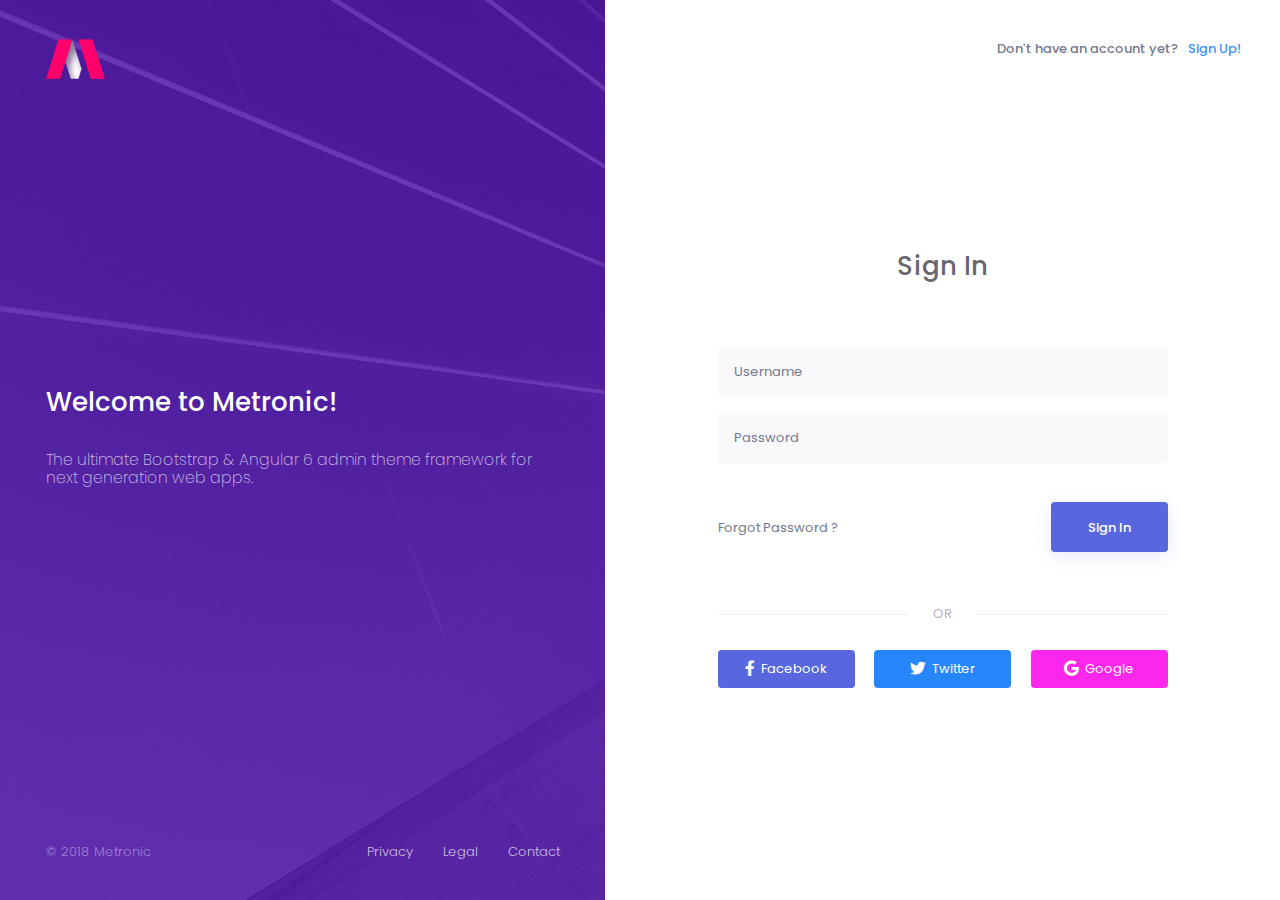
<file: login.html>
<!DOCTYPE html>

<!--
Template Name: Metronic - Responsive Admin Dashboard Template build with Twitter Bootstrap 4 & Angular 8
Author: KeenThemes
Website: http://www.keenthemes.com/
Contact: support@keenthemes.com
Follow: www.twitter.com/keenthemes
Dribbble: www.dribbble.com/keenthemes
Like: www.facebook.com/keenthemes
Purchase: http://themeforest.net/item/metronic-responsive-admin-dashboard-template/4021469?ref=keenthemes
Renew Support: http://themeforest.net/item/metronic-responsive-admin-dashboard-template/4021469?ref=keenthemes
License: You must have a valid license purchased only from themeforest(the above link) in order to legally use the theme for your project.
-->
<html lang="en">

	<!-- begin::Head -->
	<head>
		<base href="">
		<meta charset="utf-8" />
		<title>Metronic | Login Page 1</title>
		<meta name="description" content="Login page example">
		<meta name="viewport" content="width=device-width, initial-scale=1, shrink-to-fit=no">

		<!--begin::Fonts -->
		<link rel="stylesheet" href="https://fonts.googleapis.com/css?family=Poppins:300,400,500,600,700">

		<!--end::Fonts -->

		<!--begin::Page Custom Styles(used by this page) -->
		<link href="assets/css/pages/login/login-1.css" rel="stylesheet" type="text/css" />

		<!--end::Page Custom Styles -->

		<!--begin::Global Theme Styles(used by all pages) -->
		<link href="assets/plugins/global/plugins.bundle.css" rel="stylesheet" type="text/css" />
		<link href="assets/css/style.bundle.css" rel="stylesheet" type="text/css" />

		<!--end::Global Theme Styles -->

		<!--begin::Layout Skins(used by all pages) -->

		<!--end::Layout Skins -->
		<link rel="shortcut icon" href="assets/media/logos/favicon.ico" />
	</head>

	<!-- end::Head -->

	<!-- begin::Body -->
	<body class="kt-page--loading-enabled kt-page--loading kt-header--fixed kt-header--minimize-topbar kt-header-mobile--fixed kt-quick-panel--right kt-demo-panel--right kt-offcanvas-panel--right kt-subheader--enabled kt-subheader--transparent kt-page--loading">

		<!-- begin::Page loader -->

		<!-- end::Page Loader -->

		<!-- begin:: Page -->
		<div class="kt-grid kt-grid--ver kt-grid--root kt-page">
			<div class="kt-grid kt-grid--hor kt-grid--root  kt-login kt-login--v1" id="kt_login">
				<div class="kt-grid__item kt-grid__item--fluid kt-grid kt-grid--desktop kt-grid--ver-desktop kt-grid--hor-tablet-and-mobile">

					<!--begin::Aside-->
					<div class="kt-grid__item kt-grid__item--order-tablet-and-mobile-2 kt-grid kt-grid--hor kt-login__aside" style="background-image: url(assets/media/bg/bg-4.jpg);">
						<div class="kt-grid__item">
							<a href="#" class="kt-login__logo">
								<img src="assets/media/logos/logo-4.png">
							</a>
						</div>
						<div class="kt-grid__item kt-grid__item--fluid kt-grid kt-grid--ver">
							<div class="kt-grid__item kt-grid__item--middle">
								<h3 class="kt-login__title">Welcome to Metronic!</h3>
								<h4 class="kt-login__subtitle">The ultimate Bootstrap & Angular 6 admin theme framework for next generation web apps.</h4>
							</div>
						</div>
						<div class="kt-grid__item">
							<div class="kt-login__info">
								<div class="kt-login__copyright">
									&copy 2018 Metronic
								</div>
								<div class="kt-login__menu">
									<a href="#" class="kt-link">Privacy</a>
									<a href="#" class="kt-link">Legal</a>
									<a href="#" class="kt-link">Contact</a>
								</div>
							</div>
						</div>
					</div>

					<!--begin::Aside-->

					<!--begin::Content-->
					<div class="kt-grid__item kt-grid__item--fluid  kt-grid__item--order-tablet-and-mobile-1  kt-login__wrapper">

						<!--begin::Head-->
						<div class="kt-login__head">
							<span class="kt-login__signup-label">Don't have an account yet?</span>&nbsp;&nbsp;
							<a href="#" class="kt-link kt-login__signup-link">Sign Up!</a>
						</div>

						<!--end::Head-->

						<!--begin::Body-->
						<div class="kt-login__body">

							<!--begin::Signin-->
							<div class="kt-login__form">
								<div class="kt-login__title">
									<h3>Sign In</h3>
								</div>

								<!--begin::Form-->
								<form class="kt-form" action="" novalidate="novalidate" id="kt_login_form">
									<div class="form-group">
										<input class="form-control" type="text" placeholder="Username" name="username" autocomplete="off">
									</div>
									<div class="form-group">
										<input class="form-control" type="password" placeholder="Password" name="password" autocomplete="off">
									</div>

									<!--begin::Action-->
									<div class="kt-login__actions">
										<a href="#" class="kt-link kt-login__link-forgot">
											Forgot Password ?
										</a>
										<button id="kt_login_signin_submit" class="btn btn-primary btn-elevate kt-login__btn-primary">Sign In</button>
									</div>

									<!--end::Action-->
								</form>

								<!--end::Form-->

								<!--begin::Divider-->
								<div class="kt-login__divider">
									<div class="kt-divider">
										<span></span>
										<span>OR</span>
										<span></span>
									</div>
								</div>

								<!--end::Divider-->

								<!--begin::Options-->
								<div class="kt-login__options">
									<a href="#" class="btn btn-primary kt-btn">
										<i class="fab fa-facebook-f"></i>
										Facebook
									</a>
									<a href="#" class="btn btn-info kt-btn">
										<i class="fab fa-twitter"></i>
										Twitter
									</a>
									<a href="#" class="btn btn-danger kt-btn">
										<i class="fab fa-google"></i>
										Google
									</a>
								</div>

								<!--end::Options-->
							</div>

							<!--end::Signin-->
						</div>

						<!--end::Body-->
					</div>

					<!--end::Content-->
				</div>
			</div>
		</div>

		<!-- end:: Page -->

		<!-- begin::Global Config(global config for global JS sciprts) -->
		<script>
			var KTAppOptions = {
				"colors": {
					"state": {
						"brand": "#3d94fb",
						"light": "#ffffff",
						"dark": "#282a3c",
						"primary": "#5867dd",
						"success": "#34bfa3",
						"info": "#3d94fb",
						"warning": "#ffb822",
						"danger": "#fd27eb"
					},
					"base": {
						"label": ["#c5cbe3", "#a1a8c3", "#3d4465", "#3e4466"],
						"shape": ["#f0f3ff", "#d9dffa", "#afb4d4", "#646c9a"]
					}
				}
			};
		</script>

		<!-- end::Global Config -->

		<!--begin::Global Theme Bundle(used by all pages) -->
		<script src="assets/plugins/global/plugins.bundle.js" type="text/javascript"></script>
		<script src="assets/js/scripts.bundle.js" type="text/javascript"></script>

		<!--end::Global Theme Bundle -->

		<!--begin::Page Scripts(used by this page) -->
		<script src="assets/js/pages/custom/login/login-1.js" type="text/javascript"></script>

		<!--end::Page Scripts -->
	</body>

	<!-- end::Body -->
</html>
</file>
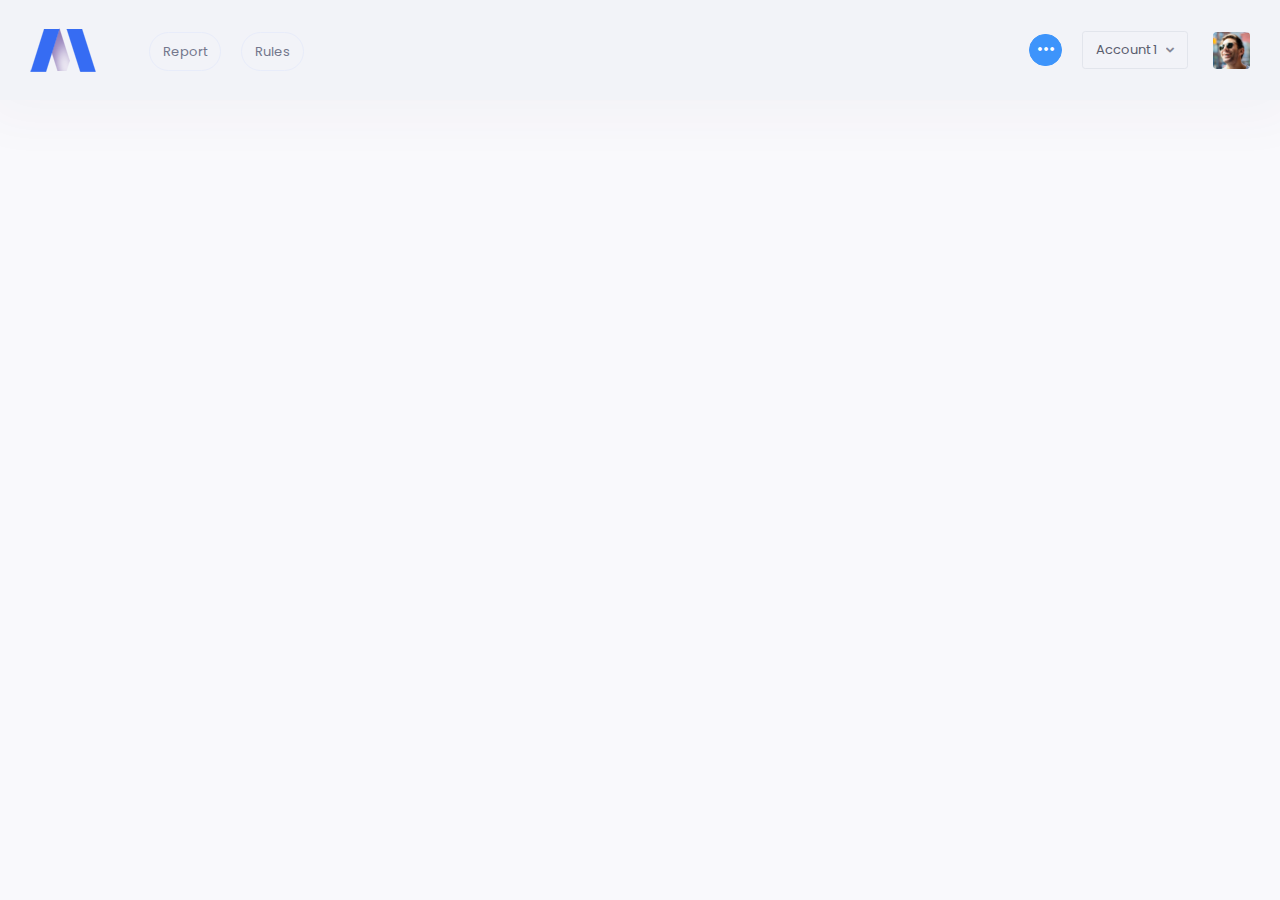
<file: nav.html>
<!DOCTYPE html>

<html lang="en">

	<!-- begin::Head -->
	<head>
		<base href="">
		<meta charset="utf-8" />
		<title>Metronic | Dashboard</title>
		<meta name="description" content="Latest updates and statistic charts">
		<meta name="viewport" content="width=device-width, initial-scale=1, shrink-to-fit=no">

		<!--begin::Fonts -->
		<link rel="stylesheet" href="https://fonts.googleapis.com/css?family=Poppins:300,400,500,600,700">

		<!--end::Fonts -->

		<!--begin::Page Vendors Styles(used by this page) -->
		<link href="assets/plugins/custom/fullcalendar/fullcalendar.bundle.css" rel="stylesheet" type="text/css" />

		<!--end::Page Vendors Styles -->

		<!--begin::Global Theme Styles(used by all pages) -->
		<link href="assets/plugins/global/plugins.bundle.css" rel="stylesheet" type="text/css" />
		<link href="assets/css/style.bundle.css" rel="stylesheet" type="text/css" />

		<!--end::Global Theme Styles -->

		<!--begin::Layout Skins(used by all pages) -->

		<!--end::Layout Skins -->
		<link rel="shortcut icon" href="assets/media/logos/favicon.ico" />
	</head>

	<!-- end::Head -->

	<!-- begin::Body -->
	<body class="kt-page--loading-enabled kt-page--loading kt-header--fixed kt-header--minimize-topbar kt-header-mobile--fixed kt-quick-panel--right kt-demo-panel--right kt-offcanvas-panel--right kt-subheader--enabled kt-subheader--transparent kt-page--loading">

		<!-- begin::Page loader -->

		<!-- end::Page Loader -->

		<!-- begin:: Page -->

		<!-- begin:: Header Mobile -->
		<div id="kt_header_mobile" class="kt-header-mobile  kt-header-mobile--fixed ">
			<div class="kt-header-mobile__brand">
				<a class="kt-header-mobile__logo" href="?page=index">
					<img alt="Logo" src="assets/media/logos/logo-5-sm.png" />
				</a>
				<div class="kt-header-mobile__nav">
					<div class="dropdown">
						<button type="button" class="btn btn-icon" data-toggle="dropdown" aria-haspopup="true" aria-expanded="true">
							<svg xmlns="http://www.w3.org/2000/svg" xmlns:xlink="http://www.w3.org/1999/xlink" width="24px" height="24px" viewBox="0 0 24 24" version="1.1" class="kt-svg-icon kt-svg-icon--md kt-svg-icon--success">
								<g stroke="none" stroke-width="1" fill="none" fill-rule="evenodd">
									<rect x="0" y="0" width="24" height="24" />
									<path d="M15.9956071,6 L9,6 C7.34314575,6 6,7.34314575 6,9 L6,15.9956071 C4.70185442,15.9316381 4,15.1706419 4,13.8181818 L4,6.18181818 C4,4.76751186 4.76751186,4 6.18181818,4 L13.8181818,4 C15.1706419,4 15.9316381,4.70185442 15.9956071,6 Z" fill="#000000" fill-rule="nonzero" opacity="0.3" />
									<path d="M10.1818182,8 L17.8181818,8 C19.2324881,8 20,8.76751186 20,10.1818182 L20,17.8181818 C20,19.2324881 19.2324881,20 17.8181818,20 L10.1818182,20 C8.76751186,20 8,19.2324881 8,17.8181818 L8,10.1818182 C8,8.76751186 8.76751186,8 10.1818182,8 Z" fill="#000000" />
								</g>
							</svg> </button>
						<div class="dropdown-menu dropdown-menu-fit dropdown-menu-s">
							<ul class="kt-nav kt-nav--bold kt-nav--md-space kt-margin-t-20 kt-margin-b-20">
								<li class="kt-nav__item">
									<a class="kt-nav__link active" href="#">
										<span class="kt-nav__link-icon"><i class="flaticon2-user"></i></span>
										<span class="kt-nav__link-text">Report</span>
									</a>
								</li>
								<li class="kt-nav__item">
									<a class="kt-nav__link" href="#">
										<span class="kt-nav__link-icon"><i class="flaticon-feed"></i></span>
										<span class="kt-nav__link-text">Rules</span>
									</a>
								</li>
							</ul>
						</div>
					</div>
				</div>
			</div>
			<div class="kt-header-mobile__toolbar">
				<button class="kt-header-mobile__toolbar-topbar-toggler" id="kt_header_mobile_topbar_toggler"><i class="flaticon-more-1"></i></button>
			</div>
		</div>

		<!-- end:: Header Mobile -->
		<div class="kt-grid kt-grid--hor kt-grid--root">
			<div class="kt-grid__item kt-grid__item--fluid kt-grid kt-grid--ver kt-page">
				<div class="kt-grid__item kt-grid__item--fluid kt-grid kt-grid--hor kt-wrapper " id="kt_wrapper">

					<!-- begin:: Header -->
					<div id="kt_header" class="kt-header kt-grid__item  kt-header--fixed " data-ktheader-minimize="on">
						<div class="kt-header__top">
							<div class="kt-container ">

								<!-- begin:: Brand -->
								<div class="kt-header__brand   kt-grid__item" id="kt_header_brand">
									<div class="kt-header__brand-logo">
										<a href="index.html">
											<img alt="Logo" src="assets/media/logos/logo-5.png" />
										</a>
									</div>
									
									<div class="kt-header__brand-nav">
										<div class="kt-margin-l-20">
											<button type="button" class="btn btn-pill btn-default" data-toggle="dropdown" aria-haspopup="true" aria-expanded="true">
												Report
											</button>
										</div>
										<div class="kt-margin-l-20">
											<button type="button" class="btn btn-pill btn-default" data-toggle="dropdown" aria-haspopup="true" aria-expanded="true">
												Rules
											</button>
										</div>
									</div>
								</div>

								<!-- end:: Brand -->

								<!-- begin:: Header Topbar -->
								<div class="kt-header__topbar">

									<!--begin: Search -->
									

									<!--end: Search -->

									<!--begin: Notifications -->
									

									<!--end: Notifications -->

									<!--begin: Quick actions -->
									

									<!--end: Quick actions -->

									<!--begin: Cart -->
									

									<!--end: Cart-->

									<!--begin: Quick panel toggler -->
									
									<!--end: Quick panel toggler -->

									<!--begin: Language bar -->
									

									<!--end: Language bar -->

									<!--begin: User bar -->
									<div class="dropdown dropdown-inline kt-margin-r-20">
											<button type="button" class="btn btn-brand btn-elevate-hover btn-icon btn-sm btn-icon-md btn-circle" data-toggle="dropdown" aria-haspopup="true" aria-expanded="false">
												<i class="flaticon-more-1"></i>
											</button>
											<div class="dropdown-menu dropdown-menu-right">
												<a class="dropdown-item" href="#"><i class="la la-edit"></i>Rename Account</a>
											</div>
										</div>
									<div class="dropdown kt-margin-r-20">
											<button class="btn btn-secondary dropdown-toggle" type="button" id="dropdownMenuButton" data-toggle="dropdown" aria-haspopup="true" aria-expanded="false">
													Account 1
											</button>
											<div class="dropdown-menu" aria-labelledby="dropdownMenuButton" style="">
													<a class="dropdown-item disabled" href="#">Other Accounts</a>
													<div class="dropdown-divider"></div>
													<a class="dropdown-item" href="#">Account 2</a>
													<a class="dropdown-item" href="#">Account 3</a>
													<a class="dropdown-item" href="#">Account 4</a>
													<a class="dropdown-item" href="#">Account 5</a>
											</div>
									</div>
									<div class="kt-header__topbar-item kt-header__topbar-item--user">
										<div class="kt-header__topbar-wrapper" data-toggle="dropdown" data-offset="10px,10px">
											<!-- <span class="kt-hidden kt-header__topbar-welcome">Hi,</span> -->
											<!-- <span class="kt-hidden kt-header__topbar-username">Nick</span> -->
											<img class="kt-hidden-" alt="Pic" src="assets/media/users/300_21.jpg" />
											<!-- <span class="kt-header__topbar-icon kt-header__topbar-icon--brand kt-hidden"><b>S</b></span> -->
										</div>
										<div class="dropdown-menu dropdown-menu-fit dropdown-menu-right dropdown-menu-anim dropdown-menu-x4">

											<!--begin: Head -->
											<div class="kt-user-card kt-user-card--skin-light kt-notification-item-padding-x">
												<div class="kt-user-card__avatar">
													<img class="kt-hidden-" alt="Pic" src="assets/media/users/300_25.jpg" />

													<!--use below badge element instead the user avatar to display username's first letter(remove kt-hidden class to display it) -->
													<span class="kt-badge kt-badge--username kt-badge--unified-success kt-badge--lg kt-badge--rounded kt-badge--bold kt-hidden">S</span>
												</div>
												<div class="kt-user-card__name">
													Sami Tariq
												</div>
												<!-- <div class="kt-user-card__badge">
													<span class="btn btn-label-primary btn-sm btn-bold btn-font-md">23 messages</span>
												</div> -->
											</div>

											<!--end: Head -->

											<!--begin: Navigation -->
											<div class="kt-notification">
												<a href="#" class="kt-notification__item">
													<div class="kt-notification__item-icon">
														<i class="flaticon2-calendar-3 kt-font-success"></i>
													</div>
													<div class="kt-notification__item-details">
														<div class="kt-notification__item-title kt-font-bold">
															Team 1
														</div>
														<!-- <div class="kt-notification__item-time">
															Account settings and more
														</div> -->
													</div>
												</a>
												<a href="#" class="kt-notification__item">
													<div class="kt-notification__item-icon">
														<i class="flaticon2-mail kt-font-warning"></i>
													</div>
													<div class="kt-notification__item-details">
														<div class="kt-notification__item-title kt-font-bold">
															Team 2
														</div>
														<!-- <div class="kt-notification__item-time">
															Inbox and tasks
														</div> -->
													</div>
												</a>
												<a href="#" class="kt-notification__item">
													<div class="kt-notification__item-icon">
														<i class="flaticon2-rocket-1 kt-font-danger"></i>
													</div>
													<div class="kt-notification__item-details">
														<div class="kt-notification__item-title kt-font-bold">
															Team 3
														</div>
														<!-- <div class="kt-notification__item-time">
															Logs and notifications
														</div> -->
													</div>
												</a>
												<!-- <a href="custom/apps/user/profile-3.html" class="kt-notification__item">
													<div class="kt-notification__item-icon">
														<i class="flaticon2-hourglass kt-font-brand"></i>
													</div>
													<div class="kt-notification__item-details">
														<div class="kt-notification__item-title kt-font-bold">
															My Tasks
														</div>
														<div class="kt-notification__item-time">
															latest tasks and projects
														</div>
													</div>
												</a> -->
												<!-- <a href="custom/apps/user/profile-1/overview.html" class="kt-notification__item">
													<div class="kt-notification__item-icon">
														<i class="flaticon2-cardiogram kt-font-warning"></i>
													</div>
													<div class="kt-notification__item-details">
														<div class="kt-notification__item-title kt-font-bold">
															Billing
														</div>
														<div class="kt-notification__item-time">
															billing & statements <span class="kt-badge kt-badge--danger kt-badge--inline kt-badge--pill kt-badge--rounded">2 pending</span>
														</div>
													</div>
												</a> -->
												<div class="kt-notification__custom kt-space-between">
													<a href="custom/user/login-v2.html" target="_blank" class="btn btn-label btn-label-brand btn-sm btn-bold">Settings</a>
													<a href="custom/user/login-v2.html" target="_blank" class="btn btn-clean btn-sm btn-bold">Sign out</a>
												</div>
											</div>

											<!--end: Navigation -->
										</div>
									</div>

									<!--end: User bar -->
								</div>

								<!-- end:: Header Topbar -->
							</div>
						</div>
					</div>

                    <!-- end:: Header -->
                </div>
            </div>
        </div>
        <!-- begin::Global Config(global config for global JS sciprts) -->
		<script>
			var KTAppOptions = {
				"colors": {
					"state": {
						"brand": "#3d94fb",
						"light": "#ffffff",
						"dark": "#282a3c",
						"primary": "#5867dd",
						"success": "#34bfa3",
						"info": "#3d94fb",
						"warning": "#ffb822",
						"danger": "#fd27eb"
					},
					"base": {
						"label": ["#c5cbe3", "#a1a8c3", "#3d4465", "#3e4466"],
						"shape": ["#f0f3ff", "#d9dffa", "#afb4d4", "#646c9a"]
					}
				}
			};
		</script>

		<!-- end::Global Config -->

		<!--begin::Global Theme Bundle(used by all pages) -->
		<script src="assets/plugins/global/plugins.bundle.js" type="text/javascript"></script>
		<script src="assets/js/scripts.bundle.js" type="text/javascript"></script>

		<!--end::Global Theme Bundle -->

		<!--begin::Page Vendors(used by this page) -->
		<script src="assets/plugins/custom/fullcalendar/fullcalendar.bundle.js" type="text/javascript"></script>
		<!-- <script src="//maps.google.com/maps/api/js?key=AIzaSyBTGnKT7dt597vo9QgeQ7BFhvSRP4eiMSM" type="text/javascript"></script> -->
		<!-- <script src="assets/plugins/custom/gmaps/gmaps.js" type="text/javascript"></script> -->

		<!--end::Page Vendors -->

		<!--begin::Page Scripts(used by this page) -->
		<!-- <script src="assets/js/pages/dashboard.js" type="text/javascript"></script> -->

		<!--end::Page Scripts -->
    </body>
</html>
</file>
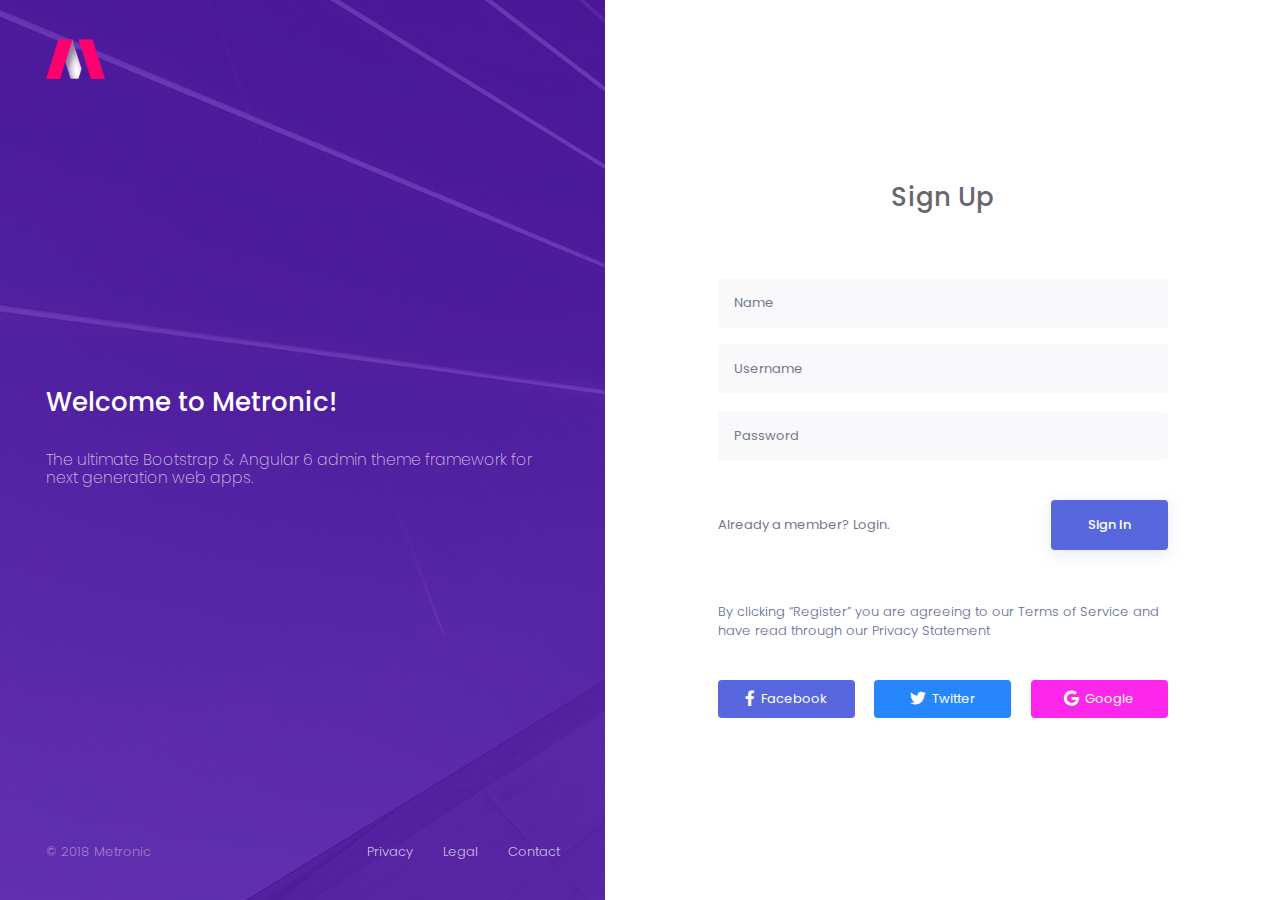
<file: register.html>
<!DOCTYPE html>

<html lang="en">

	<!-- begin::Head -->
	<head>
		<base href="">
		<meta charset="utf-8" />
		<title>Metronic | Login Page 1</title>
		<meta name="description" content="Login page example">
		<meta name="viewport" content="width=device-width, initial-scale=1, shrink-to-fit=no">

		<!--begin::Fonts -->
		<link rel="stylesheet" href="https://fonts.googleapis.com/css?family=Poppins:300,400,500,600,700">

		<!--end::Fonts -->

		<!--begin::Page Custom Styles(used by this page) -->
		<link href="assets/css/pages/login/login-1.css" rel="stylesheet" type="text/css" />

		<!--end::Page Custom Styles -->

		<!--begin::Global Theme Styles(used by all pages) -->
		<link href="assets/plugins/global/plugins.bundle.css" rel="stylesheet" type="text/css" />
		<link href="assets/css/style.bundle.css" rel="stylesheet" type="text/css" />

		<!--end::Global Theme Styles -->

		<!--begin::Layout Skins(used by all pages) -->

		<!--end::Layout Skins -->
		<link rel="shortcut icon" href="assets/media/logos/favicon.ico" />
	</head>

	<!-- end::Head -->

	<!-- begin::Body -->
	<body class="kt-page--loading-enabled kt-page--loading kt-header--fixed kt-header--minimize-topbar kt-header-mobile--fixed kt-quick-panel--right kt-demo-panel--right kt-offcanvas-panel--right kt-subheader--enabled kt-subheader--transparent kt-page--loading">

		<!-- begin::Page loader -->

		<!-- end::Page Loader -->

		<!-- begin:: Page -->
		<div class="kt-grid kt-grid--ver kt-grid--root kt-page">
			<div class="kt-grid kt-grid--hor kt-grid--root  kt-login kt-login--v1" id="kt_login">
				<div class="kt-grid__item kt-grid__item--fluid kt-grid kt-grid--desktop kt-grid--ver-desktop kt-grid--hor-tablet-and-mobile">

					<!--begin::Aside-->
					<div class="kt-grid__item kt-grid__item--order-tablet-and-mobile-2 kt-grid kt-grid--hor kt-login__aside" style="background-image: url(assets/media/bg/bg-4.jpg);">
						<div class="kt-grid__item">
							<a href="#" class="kt-login__logo">
								<img src="assets/media/logos/logo-4.png">
							</a>
						</div>
						<div class="kt-grid__item kt-grid__item--fluid kt-grid kt-grid--ver">
							<div class="kt-grid__item kt-grid__item--middle">
								<h3 class="kt-login__title">Welcome to Metronic!</h3>
								<h4 class="kt-login__subtitle">The ultimate Bootstrap & Angular 6 admin theme framework for next generation web apps.</h4>
							</div>
						</div>
						<div class="kt-grid__item">
							<div class="kt-login__info">
								<div class="kt-login__copyright">
									&copy 2018 Metronic
								</div>
								<div class="kt-login__menu">
									<a href="#" class="kt-link">Privacy</a>
									<a href="#" class="kt-link">Legal</a>
									<a href="#" class="kt-link">Contact</a>
								</div>
							</div>
						</div>
					</div>

					<!--begin::Aside-->

					<!--begin::Content-->
					<div class="kt-grid__item kt-grid__item--fluid  kt-grid__item--order-tablet-and-mobile-1  kt-login__wrapper">

						<!--begin::Head-->
						<!-- <div class="kt-login__head">
							<span class="kt-login__signup-label">Don't have an account yet?</span>&nbsp;&nbsp;
							<a href="#" class="kt-link kt-login__signup-link">Sign Up!</a>
						</div> -->

						<!--end::Head-->

						<!--begin::Body-->
						<div class="kt-login__body">

							<!--begin::Signin-->
							<div class="kt-login__form">
								<div class="kt-login__title">
									<h3>Sign Up</h3>
								</div>

								<!--begin::Form-->
								<form class="kt-form" action="" novalidate="novalidate" id="kt_login_form">
									<div class="form-group">
										<input class="form-control" type="text" placeholder="Name" name="name" autocomplete="off">
                                    </div>
                                    <div class="form-group">
										<input class="form-control" type="text" placeholder="Username" name="username" autocomplete="off">
									</div>
									<div class="form-group">
										<input class="form-control" type="password" placeholder="Password" name="password" autocomplete="off">
									</div>

									<!--begin::Action-->
									<div class="kt-login__actions">
										<a href="#" class="kt-link kt-login__link-forgot">
											Already a member? Login.
										</a>
										<button id="kt_login_signin_submit" class="btn btn-primary btn-elevate kt-login__btn-primary">Sign In</button>
									</div>

									<!--end::Action-->
                                </form>
                                
                                <p>By clicking “Register” you are agreeing to our Terms of Service and have read through our Privacy Statement</p>

								<!--end::Form-->

								<!--begin::Divider-->
								<!-- <div class="kt-login__divider">
									<div class="kt-divider">
										<span></span>
										<span>OR</span>
										<span></span>
									</div>
								</div> -->

								<!--end::Divider-->

								<!--begin::Options-->
								<div class="mt-5 kt-login__options">
									<a href="#" class="btn btn-primary kt-btn">
										<i class="fab fa-facebook-f"></i>
										Facebook
									</a>
									<a href="#" class="btn btn-info kt-btn">
										<i class="fab fa-twitter"></i>
										Twitter
									</a>
									<a href="#" class="btn btn-danger kt-btn">
										<i class="fab fa-google"></i>
										Google
									</a>
								</div>

								<!--end::Options-->
							</div>

							<!--end::Signin-->
						</div>

						<!--end::Body-->
					</div>

					<!--end::Content-->
				</div>
			</div>
		</div>

		<!-- end:: Page -->

		<!-- begin::Global Config(global config for global JS sciprts) -->
		<script>
			var KTAppOptions = {
				"colors": {
					"state": {
						"brand": "#3d94fb",
						"light": "#ffffff",
						"dark": "#282a3c",
						"primary": "#5867dd",
						"success": "#34bfa3",
						"info": "#3d94fb",
						"warning": "#ffb822",
						"danger": "#fd27eb"
					},
					"base": {
						"label": ["#c5cbe3", "#a1a8c3", "#3d4465", "#3e4466"],
						"shape": ["#f0f3ff", "#d9dffa", "#afb4d4", "#646c9a"]
					}
				}
			};
		</script>

		<!-- end::Global Config -->

		<!--begin::Global Theme Bundle(used by all pages) -->
		<script src="assets/plugins/global/plugins.bundle.js" type="text/javascript"></script>
		<script src="assets/js/scripts.bundle.js" type="text/javascript"></script>

		<!--end::Global Theme Bundle -->

		<!--begin::Page Scripts(used by this page) -->
		<script src="assets/js/pages/custom/login/login-1.js" type="text/javascript"></script>

		<!--end::Page Scripts -->
	</body>

	<!-- end::Body -->
</html>
</file>
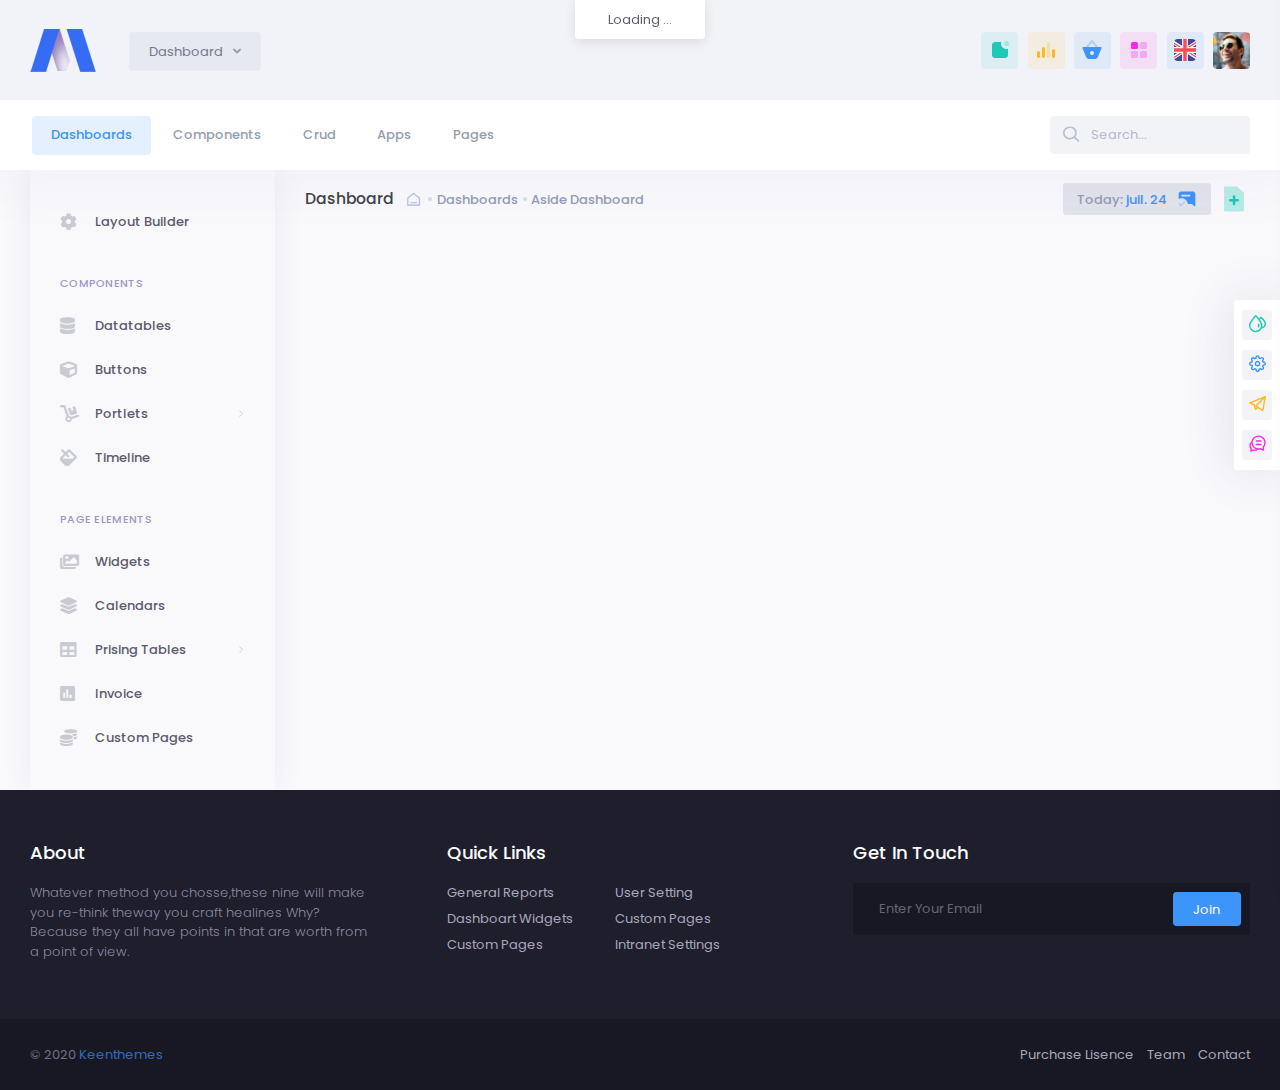
<file: dashboards/aside.html>
<!DOCTYPE html>

<!--
Template Name: Metronic - Responsive Admin Dashboard Template build with Twitter Bootstrap 4 & Angular 8
Author: KeenThemes
Website: http://www.keenthemes.com/
Contact: support@keenthemes.com
Follow: www.twitter.com/keenthemes
Dribbble: www.dribbble.com/keenthemes
Like: www.facebook.com/keenthemes
Purchase: http://themeforest.net/item/metronic-responsive-admin-dashboard-template/4021469?ref=keenthemes
Renew Support: http://themeforest.net/item/metronic-responsive-admin-dashboard-template/4021469?ref=keenthemes
License: You must have a valid license purchased only from themeforest(the above link) in order to legally use the theme for your project.
-->
<html lang="en">

	<!-- begin::Head -->
	<head>
		<base href="../">
		<meta charset="utf-8" />
		<title>Metronic | Dashboard</title>
		<meta name="description" content="Latest updates and statistic charts">
		<meta name="viewport" content="width=device-width, initial-scale=1, shrink-to-fit=no">

		<!--begin::Fonts -->
		<link rel="stylesheet" href="https://fonts.googleapis.com/css?family=Poppins:300,400,500,600,700">

		<!--end::Fonts -->

		<!--begin::Page Vendors Styles(used by this page) -->
		<link href="assets/plugins/custom/fullcalendar/fullcalendar.bundle.css" rel="stylesheet" type="text/css" />

		<!--end::Page Vendors Styles -->

		<!--begin::Global Theme Styles(used by all pages) -->
		<link href="assets/plugins/global/plugins.bundle.css" rel="stylesheet" type="text/css" />
		<link href="assets/css/style.bundle.css" rel="stylesheet" type="text/css" />

		<!--end::Global Theme Styles -->

		<!--begin::Layout Skins(used by all pages) -->

		<!--end::Layout Skins -->
		<link rel="shortcut icon" href="assets/media/logos/favicon.ico" />
	</head>

	<!-- end::Head -->

	<!-- begin::Body -->
	<body class="kt-page--loading-enabled kt-page--loading kt-page--fluid kt-header--fixed kt-header--minimize-topbar kt-header-mobile--fixed kt-quick-panel--right kt-demo-panel--right kt-offcanvas-panel--right kt-subheader--enabled kt-subheader--transparent kt-aside--enabled kt-aside--skin-light kt-aside__brand--skin-light kt-aside--fixed kt-page--loading">

		<!-- begin::Page loader -->

		<!-- end::Page Loader -->

		<!-- begin:: Page -->

		<!-- begin:: Header Mobile -->
		<div id="kt_header_mobile" class="kt-header-mobile  kt-header-mobile--fixed ">
			<div class="kt-header-mobile__brand">
				<a class="kt-header-mobile__logo" href="?page=index">
					<img alt="Logo" src="assets/media/logos/logo-5-sm.png" />
				</a>
				<div class="kt-header-mobile__nav">
					<div class="dropdown">
						<button type="button" class="btn btn-icon" data-toggle="dropdown" aria-haspopup="true" aria-expanded="true">
							<svg xmlns="http://www.w3.org/2000/svg" xmlns:xlink="http://www.w3.org/1999/xlink" width="24px" height="24px" viewBox="0 0 24 24" version="1.1" class="kt-svg-icon kt-svg-icon--md kt-svg-icon--success">
								<g stroke="none" stroke-width="1" fill="none" fill-rule="evenodd">
									<rect x="0" y="0" width="24" height="24" />
									<path d="M15.9956071,6 L9,6 C7.34314575,6 6,7.34314575 6,9 L6,15.9956071 C4.70185442,15.9316381 4,15.1706419 4,13.8181818 L4,6.18181818 C4,4.76751186 4.76751186,4 6.18181818,4 L13.8181818,4 C15.1706419,4 15.9316381,4.70185442 15.9956071,6 Z" fill="#000000" fill-rule="nonzero" opacity="0.3" />
									<path d="M10.1818182,8 L17.8181818,8 C19.2324881,8 20,8.76751186 20,10.1818182 L20,17.8181818 C20,19.2324881 19.2324881,20 17.8181818,20 L10.1818182,20 C8.76751186,20 8,19.2324881 8,17.8181818 L8,10.1818182 C8,8.76751186 8.76751186,8 10.1818182,8 Z" fill="#000000" />
								</g>
							</svg> </button>
						<div class="dropdown-menu dropdown-menu-fit dropdown-menu-md">
							<ul class="kt-nav kt-nav--bold kt-nav--md-space kt-margin-t-20 kt-margin-b-20">
								<li class="kt-nav__item">
									<a class="kt-nav__link active" href="#">
										<span class="kt-nav__link-icon"><i class="flaticon2-user"></i></span>
										<span class="kt-nav__link-text">Human Resources</span>
									</a>
								</li>
								<li class="kt-nav__item">
									<a class="kt-nav__link" href="#">
										<span class="kt-nav__link-icon"><i class="flaticon-feed"></i></span>
										<span class="kt-nav__link-text">Customer Relationship</span>
									</a>
								</li>
								<li class="kt-nav__item">
									<a class="kt-nav__link" href="#">
										<span class="kt-nav__link-icon"><i class="flaticon2-settings"></i></span>
										<span class="kt-nav__link-text">Order Processing</span>
									</a>
								</li>
								<li class="kt-nav__item">
									<a class="kt-nav__link" href="#">
										<span class="kt-nav__link-icon"><i class="flaticon2-chart2"></i></span>
										<span class="kt-nav__link-text">Accounting</span>
									</a>
								</li>
								<li class="kt-nav__separator"></li>
								<li class="kt-nav__item">
									<a class="kt-nav__link" href="#">
										<span class="kt-nav__link-icon"><i class="flaticon-security"></i></span>
										<span class="kt-nav__link-text">Finance</span>
									</a>
								</li>
								<li class="kt-nav__item">
									<a class="kt-nav__link" href="#">
										<span class="kt-nav__link-icon"><i class="flaticon2-cup"></i></span>
										<span class="kt-nav__link-text">Administration</span>
									</a>
								</li>
							</ul>
						</div>
					</div>
				</div>
			</div>
			<div class="kt-header-mobile__toolbar">
				<button class="kt-header-mobile__toolbar-toggler kt-header-mobile__toolbar-toggler--left" id="kt_aside_mobile_toggler"><span></span></button>
				<button class="kt-header-mobile__toolbar-toggler" id="kt_header_mobile_toggler"><span></span></button>
				<button class="kt-header-mobile__toolbar-topbar-toggler" id="kt_header_mobile_topbar_toggler"><i class="flaticon-more-1"></i></button>
			</div>
		</div>

		<!-- end:: Header Mobile -->
		<div class="kt-grid kt-grid--hor kt-grid--root">
			<div class="kt-grid__item kt-grid__item--fluid kt-grid kt-grid--ver kt-page">
				<div class="kt-grid__item kt-grid__item--fluid kt-grid kt-grid--hor kt-wrapper " id="kt_wrapper">

					<!-- begin:: Header -->
					<div id="kt_header" class="kt-header kt-grid__item  kt-header--fixed " data-ktheader-minimize="on">
						<div class="kt-header__top">
							<div class="kt-container ">

								<!-- begin:: Brand -->
								<div class="kt-header__brand  kt-aside__brand--skin-light   kt-grid__item" id="kt_header_brand">
									<div class="kt-header__brand-logo">
										<a href="index.html">
											<img alt="Logo" src="assets/media/logos/logo-5.png" />
										</a>
									</div>
									<div class="kt-header__brand-nav">
										<div class="dropdown">
											<button type="button" class="btn btn-pill btn-default dropdown-toggle" data-toggle="dropdown" aria-haspopup="true" aria-expanded="true">
												Dashboard
											</button>
											<div class="dropdown-menu dropdown-menu-fit dropdown-menu-md">
												<ul class="kt-nav kt-nav--bold kt-nav--md-space kt-margin-t-20 kt-margin-b-20">
													<li class="kt-nav__item">
														<a class="kt-nav__link active" href="#">
															<span class="kt-nav__link-icon"><i class="flaticon2-user"></i></span>
															<span class="kt-nav__link-text">Human Resources</span>
														</a>
													</li>
													<li class="kt-nav__item">
														<a class="kt-nav__link" href="#">
															<span class="kt-nav__link-icon"><i class="flaticon-feed"></i></span>
															<span class="kt-nav__link-text">Customer Relationship</span>
														</a>
													</li>
													<li class="kt-nav__item">
														<a class="kt-nav__link" href="#">
															<span class="kt-nav__link-icon"><i class="flaticon2-settings"></i></span>
															<span class="kt-nav__link-text">Order Processing</span>
														</a>
													</li>
													<li class="kt-nav__item">
														<a class="kt-nav__link" href="#">
															<span class="kt-nav__link-icon"><i class="flaticon2-chart2"></i></span>
															<span class="kt-nav__link-text">Accounting</span>
														</a>
													</li>
													<li class="kt-nav__separator"></li>
													<li class="kt-nav__item">
														<a class="kt-nav__link" href="#">
															<span class="kt-nav__link-icon"><i class="flaticon-security"></i></span>
															<span class="kt-nav__link-text">Finance</span>
														</a>
													</li>
													<li class="kt-nav__item">
														<a class="kt-nav__link" href="#">
															<span class="kt-nav__link-icon"><i class="flaticon2-cup"></i></span>
															<span class="kt-nav__link-text">Administration</span>
														</a>
													</li>
												</ul>
											</div>
										</div>
									</div>
								</div>

								<!-- end:: Brand -->

								<!-- begin:: Header Topbar -->
								<div class="kt-header__topbar">

									<!--begin: Search -->
									<div class="kt-header__topbar-item kt-header__topbar-item--search dropdown kt-hidden-desktop" id="kt_quick_search_toggle">
										<div class="kt-header__topbar-wrapper" data-toggle="dropdown" data-offset="10px,10px">
											<span class="kt-header__topbar-icon kt-header__topbar-icon--success">
												<svg xmlns="http://www.w3.org/2000/svg" xmlns:xlink="http://www.w3.org/1999/xlink" width="24px" height="24px" viewBox="0 0 24 24" version="1.1" class="kt-svg-icon">
													<g stroke="none" stroke-width="1" fill="none" fill-rule="evenodd">
														<rect x="0" y="0" width="24" height="24" />
														<path d="M14.2928932,16.7071068 C13.9023689,16.3165825 13.9023689,15.6834175 14.2928932,15.2928932 C14.6834175,14.9023689 15.3165825,14.9023689 15.7071068,15.2928932 L19.7071068,19.2928932 C20.0976311,19.6834175 20.0976311,20.3165825 19.7071068,20.7071068 C19.3165825,21.0976311 18.6834175,21.0976311 18.2928932,20.7071068 L14.2928932,16.7071068 Z" fill="#000000" fill-rule="nonzero" opacity="0.3" />
														<path d="M11,16 C13.7614237,16 16,13.7614237 16,11 C16,8.23857625 13.7614237,6 11,6 C8.23857625,6 6,8.23857625 6,11 C6,13.7614237 8.23857625,16 11,16 Z M11,18 C7.13400675,18 4,14.8659932 4,11 C4,7.13400675 7.13400675,4 11,4 C14.8659932,4 18,7.13400675 18,11 C18,14.8659932 14.8659932,18 11,18 Z" fill="#000000" fill-rule="nonzero" />
													</g>
												</svg>

												<!--<i class="flaticon2-search-1"></i>-->
											</span>
										</div>
										<div class="dropdown-menu dropdown-menu-fit dropdown-menu-right dropdown-menu-anim dropdown-menu-lg">
											<div class="kt-quick-search kt-quick-search--dropdown kt-quick-search--result-compact" id="kt_quick_search_dropdown">
												<form method="get" class="kt-quick-search__form">
													<div class="input-group">
														<div class="input-group-prepend"><span class="input-group-text"><i class="flaticon2-search-1"></i></span></div>
														<input type="text" class="form-control kt-quick-search__input" placeholder="Search...">
														<div class="input-group-append"><span class="input-group-text"><i class="la la-close kt-quick-search__close"></i></span></div>
													</div>
												</form>
												<div class="kt-quick-search__wrapper kt-scroll" data-scroll="true" data-height="325" data-mobile-height="200">
												</div>
											</div>
										</div>
									</div>

									<!--end: Search -->

									<!--begin: Notifications -->
									<div class="kt-header__topbar-item dropdown">
										<div class="kt-header__topbar-wrapper" data-toggle="dropdown" data-offset="10px,10px">
											<span class="kt-header__topbar-icon kt-header__topbar-icon--success">
												<svg xmlns="http://www.w3.org/2000/svg" xmlns:xlink="http://www.w3.org/1999/xlink" width="24px" height="24px" viewBox="0 0 24 24" version="1.1" class="kt-svg-icon">
													<g stroke="none" stroke-width="1" fill="none" fill-rule="evenodd">
														<rect x="0" y="0" width="24" height="24" />
														<path d="M13.2070325,4 C13.0721672,4.47683179 13,4.97998812 13,5.5 C13,8.53756612 15.4624339,11 18.5,11 C19.0200119,11 19.5231682,10.9278328 20,10.7929675 L20,17 C20,18.6568542 18.6568542,20 17,20 L7,20 C5.34314575,20 4,18.6568542 4,17 L4,7 C4,5.34314575 5.34314575,4 7,4 L13.2070325,4 Z" fill="#000000" />
														<circle fill="#000000" opacity="0.3" cx="18.5" cy="5.5" r="2.5" />
													</g>
												</svg>

												<!--<i class="flaticon2-bell-alarm-symbol"></i>-->
											</span>
											<span class="kt-hidden kt-badge kt-badge--danger"></span>
										</div>
										<div class="dropdown-menu dropdown-menu-fit dropdown-menu-right dropdown-menu-anim dropdown-menu-xl">
											<form>

												<!--begin: Head -->
												<div class="kt-head kt-head--skin-light kt-head--fit-x kt-head--fit-b">
													<h3 class="kt-head__title">
														User Notifications
														&nbsp;
														<span class="btn btn-label-primary btn-sm btn-bold btn-font-md">23 new</span>
													</h3>
													<ul class="nav nav-tabs nav-tabs-line nav-tabs-bold nav-tabs-line-3x nav-tabs-line-brand  kt-notification-item-padding-x" role="tablist">
														<li class="nav-item">
															<a class="nav-link active show" data-toggle="tab" href="#topbar_notifications_notifications" role="tab" aria-selected="true">Alerts</a>
														</li>
														<li class="nav-item">
															<a class="nav-link" data-toggle="tab" href="#topbar_notifications_events" role="tab" aria-selected="false">Events</a>
														</li>
														<li class="nav-item">
															<a class="nav-link" data-toggle="tab" href="#topbar_notifications_logs" role="tab" aria-selected="false">Logs</a>
														</li>
													</ul>
												</div>

												<!--end: Head -->
												<div class="tab-content">
													<div class="tab-pane active show" id="topbar_notifications_notifications" role="tabpanel">
														<div class="kt-notification kt-margin-t-10 kt-margin-b-10 kt-scroll" data-scroll="true" data-height="300" data-mobile-height="200">
															<a href="#" class="kt-notification__item">
																<div class="kt-notification__item-icon">
																	<i class="flaticon2-line-chart kt-font-success"></i>
																</div>
																<div class="kt-notification__item-details">
																	<div class="kt-notification__item-title">
																		New order has been received
																	</div>
																	<div class="kt-notification__item-time">
																		2 hrs ago
																	</div>
																</div>
															</a>
															<a href="#" class="kt-notification__item">
																<div class="kt-notification__item-icon">
																	<i class="flaticon2-box-1 kt-font-brand"></i>
																</div>
																<div class="kt-notification__item-details">
																	<div class="kt-notification__item-title">
																		New customer is registered
																	</div>
																	<div class="kt-notification__item-time">
																		3 hrs ago
																	</div>
																</div>
															</a>
															<a href="#" class="kt-notification__item">
																<div class="kt-notification__item-icon">
																	<i class="flaticon2-chart2 kt-font-danger"></i>
																</div>
																<div class="kt-notification__item-details">
																	<div class="kt-notification__item-title">
																		Application has been approved
																	</div>
																	<div class="kt-notification__item-time">
																		3 hrs ago
																	</div>
																</div>
															</a>
															<a href="#" class="kt-notification__item">
																<div class="kt-notification__item-icon">
																	<i class="flaticon2-image-file kt-font-warning"></i>
																</div>
																<div class="kt-notification__item-details">
																	<div class="kt-notification__item-title">
																		New file has been uploaded
																	</div>
																	<div class="kt-notification__item-time">
																		5 hrs ago
																	</div>
																</div>
															</a>
															<a href="#" class="kt-notification__item">
																<div class="kt-notification__item-icon">
																	<i class="flaticon2-drop kt-font-info"></i>
																</div>
																<div class="kt-notification__item-details">
																	<div class="kt-notification__item-title">
																		New user feedback received
																	</div>
																	<div class="kt-notification__item-time">
																		8 hrs ago
																	</div>
																</div>
															</a>
															<a href="#" class="kt-notification__item">
																<div class="kt-notification__item-icon">
																	<i class="flaticon2-pie-chart-2 kt-font-success"></i>
																</div>
																<div class="kt-notification__item-details">
																	<div class="kt-notification__item-title">
																		System reboot has been successfully completed
																	</div>
																	<div class="kt-notification__item-time">
																		12 hrs ago
																	</div>
																</div>
															</a>
															<a href="#" class="kt-notification__item">
																<div class="kt-notification__item-icon">
																	<i class="flaticon2-favourite kt-font-danger"></i>
																</div>
																<div class="kt-notification__item-details">
																	<div class="kt-notification__item-title">
																		New order has been placed
																	</div>
																	<div class="kt-notification__item-time">
																		15 hrs ago
																	</div>
																</div>
															</a>
															<a href="#" class="kt-notification__item kt-notification__item--read">
																<div class="kt-notification__item-icon">
																	<i class="flaticon2-safe kt-font-primary"></i>
																</div>
																<div class="kt-notification__item-details">
																	<div class="kt-notification__item-title">
																		Company meeting canceled
																	</div>
																	<div class="kt-notification__item-time">
																		19 hrs ago
																	</div>
																</div>
															</a>
															<a href="#" class="kt-notification__item">
																<div class="kt-notification__item-icon">
																	<i class="flaticon2-psd kt-font-success"></i>
																</div>
																<div class="kt-notification__item-details">
																	<div class="kt-notification__item-title">
																		New report has been received
																	</div>
																	<div class="kt-notification__item-time">
																		23 hrs ago
																	</div>
																</div>
															</a>
															<a href="#" class="kt-notification__item">
																<div class="kt-notification__item-icon">
																	<i class="flaticon-download-1 kt-font-danger"></i>
																</div>
																<div class="kt-notification__item-details">
																	<div class="kt-notification__item-title">
																		Finance report has been generated
																	</div>
																	<div class="kt-notification__item-time">
																		25 hrs ago
																	</div>
																</div>
															</a>
															<a href="#" class="kt-notification__item">
																<div class="kt-notification__item-icon">
																	<i class="flaticon-security kt-font-warning"></i>
																</div>
																<div class="kt-notification__item-details">
																	<div class="kt-notification__item-title">
																		New customer comment recieved
																	</div>
																	<div class="kt-notification__item-time">
																		2 days ago
																	</div>
																</div>
															</a>
															<a href="#" class="kt-notification__item">
																<div class="kt-notification__item-icon">
																	<i class="flaticon2-pie-chart kt-font-success"></i>
																</div>
																<div class="kt-notification__item-details">
																	<div class="kt-notification__item-title">
																		New customer is registered
																	</div>
																	<div class="kt-notification__item-time">
																		3 days ago
																	</div>
																</div>
															</a>
														</div>
													</div>
													<div class="tab-pane" id="topbar_notifications_events" role="tabpanel">
														<div class="kt-notification kt-margin-t-10 kt-margin-b-10 kt-scroll" data-scroll="true" data-height="300" data-mobile-height="200">
															<a href="#" class="kt-notification__item">
																<div class="kt-notification__item-icon">
																	<i class="flaticon2-psd kt-font-success"></i>
																</div>
																<div class="kt-notification__item-details">
																	<div class="kt-notification__item-title">
																		New report has been received
																	</div>
																	<div class="kt-notification__item-time">
																		23 hrs ago
																	</div>
																</div>
															</a>
															<a href="#" class="kt-notification__item">
																<div class="kt-notification__item-icon">
																	<i class="flaticon-download-1 kt-font-danger"></i>
																</div>
																<div class="kt-notification__item-details">
																	<div class="kt-notification__item-title">
																		Finance report has been generated
																	</div>
																	<div class="kt-notification__item-time">
																		25 hrs ago
																	</div>
																</div>
															</a>
															<a href="#" class="kt-notification__item">
																<div class="kt-notification__item-icon">
																	<i class="flaticon2-line-chart kt-font-success"></i>
																</div>
																<div class="kt-notification__item-details">
																	<div class="kt-notification__item-title">
																		New order has been received
																	</div>
																	<div class="kt-notification__item-time">
																		2 hrs ago
																	</div>
																</div>
															</a>
															<a href="#" class="kt-notification__item">
																<div class="kt-notification__item-icon">
																	<i class="flaticon2-box-1 kt-font-brand"></i>
																</div>
																<div class="kt-notification__item-details">
																	<div class="kt-notification__item-title">
																		New customer is registered
																	</div>
																	<div class="kt-notification__item-time">
																		3 hrs ago
																	</div>
																</div>
															</a>
															<a href="#" class="kt-notification__item">
																<div class="kt-notification__item-icon">
																	<i class="flaticon2-chart2 kt-font-danger"></i>
																</div>
																<div class="kt-notification__item-details">
																	<div class="kt-notification__item-title">
																		Application has been approved
																	</div>
																	<div class="kt-notification__item-time">
																		3 hrs ago
																	</div>
																</div>
															</a>
															<a href="#" class="kt-notification__item">
																<div class="kt-notification__item-icon">
																	<i class="flaticon2-image-file kt-font-warning"></i>
																</div>
																<div class="kt-notification__item-details">
																	<div class="kt-notification__item-title">
																		New file has been uploaded
																	</div>
																	<div class="kt-notification__item-time">
																		5 hrs ago
																	</div>
																</div>
															</a>
															<a href="#" class="kt-notification__item">
																<div class="kt-notification__item-icon">
																	<i class="flaticon2-drop kt-font-info"></i>
																</div>
																<div class="kt-notification__item-details">
																	<div class="kt-notification__item-title">
																		New user feedback received
																	</div>
																	<div class="kt-notification__item-time">
																		8 hrs ago
																	</div>
																</div>
															</a>
															<a href="#" class="kt-notification__item">
																<div class="kt-notification__item-icon">
																	<i class="flaticon2-pie-chart-2 kt-font-success"></i>
																</div>
																<div class="kt-notification__item-details">
																	<div class="kt-notification__item-title">
																		System reboot has been successfully completed
																	</div>
																	<div class="kt-notification__item-time">
																		12 hrs ago
																	</div>
																</div>
															</a>
															<a href="#" class="kt-notification__item">
																<div class="kt-notification__item-icon">
																	<i class="flaticon2-favourite kt-font-brand"></i>
																</div>
																<div class="kt-notification__item-details">
																	<div class="kt-notification__item-title">
																		New order has been placed
																	</div>
																	<div class="kt-notification__item-time">
																		15 hrs ago
																	</div>
																</div>
															</a>
															<a href="#" class="kt-notification__item kt-notification__item--read">
																<div class="kt-notification__item-icon">
																	<i class="flaticon2-safe kt-font-primary"></i>
																</div>
																<div class="kt-notification__item-details">
																	<div class="kt-notification__item-title">
																		Company meeting canceled
																	</div>
																	<div class="kt-notification__item-time">
																		19 hrs ago
																	</div>
																</div>
															</a>
															<a href="#" class="kt-notification__item">
																<div class="kt-notification__item-icon">
																	<i class="flaticon2-psd kt-font-success"></i>
																</div>
																<div class="kt-notification__item-details">
																	<div class="kt-notification__item-title">
																		New report has been received
																	</div>
																	<div class="kt-notification__item-time">
																		23 hrs ago
																	</div>
																</div>
															</a>
															<a href="#" class="kt-notification__item">
																<div class="kt-notification__item-icon">
																	<i class="flaticon-download-1 kt-font-danger"></i>
																</div>
																<div class="kt-notification__item-details">
																	<div class="kt-notification__item-title">
																		Finance report has been generated
																	</div>
																	<div class="kt-notification__item-time">
																		25 hrs ago
																	</div>
																</div>
															</a>
															<a href="#" class="kt-notification__item">
																<div class="kt-notification__item-icon">
																	<i class="flaticon-security kt-font-warning"></i>
																</div>
																<div class="kt-notification__item-details">
																	<div class="kt-notification__item-title">
																		New customer comment recieved
																	</div>
																	<div class="kt-notification__item-time">
																		2 days ago
																	</div>
																</div>
															</a>
															<a href="#" class="kt-notification__item">
																<div class="kt-notification__item-icon">
																	<i class="flaticon2-pie-chart kt-font-success"></i>
																</div>
																<div class="kt-notification__item-details">
																	<div class="kt-notification__item-title">
																		New customer is registered
																	</div>
																	<div class="kt-notification__item-time">
																		3 days ago
																	</div>
																</div>
															</a>
														</div>
													</div>
													<div class="tab-pane" id="topbar_notifications_logs" role="tabpanel">
														<div class="kt-grid kt-grid--ver" style="min-height: 200px;">
															<div class="kt-grid kt-grid--hor kt-grid__item kt-grid__item--fluid kt-grid__item--middle">
																<div class="kt-grid__item kt-grid__item--middle kt-align-center">
																	All caught up!
																	<br>No new notifications.
																</div>
															</div>
														</div>
													</div>
												</div>
											</form>
										</div>
									</div>

									<!--end: Notifications -->

									<!--begin: Quick actions -->
									<div class="kt-header__topbar-item dropdown">
										<div class="kt-header__topbar-wrapper" data-toggle="dropdown" data-offset="10px,10px">
											<span class="kt-header__topbar-icon kt-header__topbar-icon--warning">
												<svg xmlns="http://www.w3.org/2000/svg" xmlns:xlink="http://www.w3.org/1999/xlink" width="24px" height="24px" viewBox="0 0 24 24" version="1.1" class="kt-svg-icon">
													<g stroke="none" stroke-width="1" fill="none" fill-rule="evenodd">
														<rect x="0" y="0" width="24" height="24" />
														<rect fill="#000000" opacity="0.3" x="13" y="4" width="3" height="16" rx="1.5" />
														<rect fill="#000000" x="8" y="9" width="3" height="11" rx="1.5" />
														<rect fill="#000000" x="18" y="11" width="3" height="9" rx="1.5" />
														<rect fill="#000000" x="3" y="13" width="3" height="7" rx="1.5" />
													</g>
												</svg>

												<!--<i class="flaticon2-gear"></i>-->
											</span>
										</div>
										<div class="dropdown-menu dropdown-menu-fit dropdown-menu-right dropdown-menu-anim dropdown-menu-xl">
											<form>

												<!--begin: Head -->
												<div class="kt-head kt-head--skin-light">
													<h3 class="kt-head__title">
														User Quick Actions
														<span class="kt-space-15"></span>
														<span class="btn btn-success btn-sm btn-bold btn-font-md">23 tasks pending</span>
													</h3>
												</div>

												<!--end: Head -->

												<!--begin: Grid Nav -->
												<div class="kt-grid-nav kt-grid-nav--skin-light">
													<div class="kt-grid-nav__row">
														<a href="#" class="kt-grid-nav__item">
															<span class="kt-grid-nav__icon">
																<svg xmlns="http://www.w3.org/2000/svg" xmlns:xlink="http://www.w3.org/1999/xlink" width="24px" height="24px" viewBox="0 0 24 24" version="1.1" class="kt-svg-icon kt-svg-icon--success kt-svg-icon--lg">
																	<g stroke="none" stroke-width="1" fill="none" fill-rule="evenodd">
																		<rect x="0" y="0" width="24" height="24" />
																		<path d="M4.3618034,10.2763932 L4.8618034,9.2763932 C4.94649941,9.10700119 5.11963097,9 5.30901699,9 L15.190983,9 C15.4671254,9 15.690983,9.22385763 15.690983,9.5 C15.690983,9.57762255 15.6729105,9.65417908 15.6381966,9.7236068 L15.1381966,10.7236068 C15.0535006,10.8929988 14.880369,11 14.690983,11 L4.80901699,11 C4.53287462,11 4.30901699,10.7761424 4.30901699,10.5 C4.30901699,10.4223775 4.32708954,10.3458209 4.3618034,10.2763932 Z M14.6381966,13.7236068 L14.1381966,14.7236068 C14.0535006,14.8929988 13.880369,15 13.690983,15 L4.80901699,15 C4.53287462,15 4.30901699,14.7761424 4.30901699,14.5 C4.30901699,14.4223775 4.32708954,14.3458209 4.3618034,14.2763932 L4.8618034,13.2763932 C4.94649941,13.1070012 5.11963097,13 5.30901699,13 L14.190983,13 C14.4671254,13 14.690983,13.2238576 14.690983,13.5 C14.690983,13.5776225 14.6729105,13.6541791 14.6381966,13.7236068 Z" fill="#000000" opacity="0.3" />
																		<path d="M17.369,7.618 C16.976998,7.08599734 16.4660031,6.69750122 15.836,6.4525 C15.2059968,6.20749878 14.590003,6.085 13.988,6.085 C13.2179962,6.085 12.5180032,6.2249986 11.888,6.505 C11.2579969,6.7850014 10.7155023,7.16999755 10.2605,7.66 C9.80549773,8.15000245 9.45550123,8.72399671 9.2105,9.382 C8.96549878,10.0400033 8.843,10.7539961 8.843,11.524 C8.843,12.3360041 8.96199881,13.0779966 9.2,13.75 C9.43800119,14.4220034 9.7774978,14.9994976 10.2185,15.4825 C10.6595022,15.9655024 11.1879969,16.3399987 11.804,16.606 C12.4200031,16.8720013 13.1129962,17.005 13.883,17.005 C14.681004,17.005 15.3879969,16.8475016 16.004,16.5325 C16.6200031,16.2174984 17.1169981,15.8010026 17.495,15.283 L19.616,16.774 C18.9579967,17.6000041 18.1530048,18.2404977 17.201,18.6955 C16.2489952,19.1505023 15.1360064,19.378 13.862,19.378 C12.6999942,19.378 11.6325049,19.1855019 10.6595,18.8005 C9.68649514,18.4154981 8.8500035,17.8765035 8.15,17.1835 C7.4499965,16.4904965 6.90400196,15.6645048 6.512,14.7055 C6.11999804,13.7464952 5.924,12.6860058 5.924,11.524 C5.924,10.333994 6.13049794,9.25950479 6.5435,8.3005 C6.95650207,7.34149521 7.5234964,6.52600336 8.2445,5.854 C8.96550361,5.18199664 9.8159951,4.66400182 10.796,4.3 C11.7760049,3.93599818 12.8399943,3.754 13.988,3.754 C14.4640024,3.754 14.9609974,3.79949954 15.479,3.8905 C15.9970026,3.98150045 16.4939976,4.12149906 16.97,4.3105 C17.4460024,4.49950095 17.8939979,4.7339986 18.314,5.014 C18.7340021,5.2940014 19.0909985,5.62999804 19.385,6.022 L17.369,7.618 Z" fill="#000000" />
																	</g>
																</svg> </span>
															<span class="kt-grid-nav__title">Accounting</span>
															<span class="kt-grid-nav__desc">eCommerce</span>
														</a>
														<a href="#" class="kt-grid-nav__item">
															<span class="kt-grid-nav__icon">
																<svg xmlns="http://www.w3.org/2000/svg" xmlns:xlink="http://www.w3.org/1999/xlink" width="24px" height="24px" viewBox="0 0 24 24" version="1.1" class="kt-svg-icon kt-svg-icon--success kt-svg-icon--lg">
																	<g stroke="none" stroke-width="1" fill="none" fill-rule="evenodd">
																		<rect x="0" y="0" width="24" height="24" />
																		<path d="M14.8571499,13 C14.9499122,12.7223297 15,12.4263059 15,12.1190476 L15,6.88095238 C15,5.28984632 13.6568542,4 12,4 L11.7272727,4 C10.2210416,4 9,5.17258756 9,6.61904762 L10.0909091,6.61904762 C10.0909091,5.75117158 10.823534,5.04761905 11.7272727,5.04761905 L12,5.04761905 C13.0543618,5.04761905 13.9090909,5.86843034 13.9090909,6.88095238 L13.9090909,12.1190476 C13.9090909,12.4383379 13.8240964,12.7385644 13.6746497,13 L10.3253503,13 C10.1759036,12.7385644 10.0909091,12.4383379 10.0909091,12.1190476 L10.0909091,9.5 C10.0909091,9.06606198 10.4572216,8.71428571 10.9090909,8.71428571 C11.3609602,8.71428571 11.7272727,9.06606198 11.7272727,9.5 L11.7272727,11.3333333 L12.8181818,11.3333333 L12.8181818,9.5 C12.8181818,8.48747796 11.9634527,7.66666667 10.9090909,7.66666667 C9.85472911,7.66666667 9,8.48747796 9,9.5 L9,12.1190476 C9,12.4263059 9.0500878,12.7223297 9.14285008,13 L6,13 C5.44771525,13 5,12.5522847 5,12 L5,3 C5,2.44771525 5.44771525,2 6,2 L18,2 C18.5522847,2 19,2.44771525 19,3 L19,12 C19,12.5522847 18.5522847,13 18,13 L14.8571499,13 Z" fill="#000000" opacity="0.3" />
																		<path d="M9,10.3333333 L9,12.1190476 C9,13.7101537 10.3431458,15 12,15 C13.6568542,15 15,13.7101537 15,12.1190476 L15,10.3333333 L20.2072547,6.57253826 C20.4311176,6.4108595 20.7436609,6.46126971 20.9053396,6.68513259 C20.9668779,6.77033951 21,6.87277228 21,6.97787787 L21,17 C21,18.1045695 20.1045695,19 19,19 L5,19 C3.8954305,19 3,18.1045695 3,17 L3,6.97787787 C3,6.70173549 3.22385763,6.47787787 3.5,6.47787787 C3.60510559,6.47787787 3.70753836,6.51099993 3.79274528,6.57253826 L9,10.3333333 Z M10.0909091,11.1212121 L12,12.5 L13.9090909,11.1212121 L13.9090909,12.1190476 C13.9090909,13.1315697 13.0543618,13.952381 12,13.952381 C10.9456382,13.952381 10.0909091,13.1315697 10.0909091,12.1190476 L10.0909091,11.1212121 Z" fill="#000000" />
																	</g>
																</svg> </span>
															<span class="kt-grid-nav__title">Administration</span>
															<span class="kt-grid-nav__desc">Console</span>
														</a>
													</div>
													<div class="kt-grid-nav__row">
														<a href="#" class="kt-grid-nav__item">
															<span class="kt-grid-nav__icon">
																<svg xmlns="http://www.w3.org/2000/svg" xmlns:xlink="http://www.w3.org/1999/xlink" width="24px" height="24px" viewBox="0 0 24 24" version="1.1" class="kt-svg-icon kt-svg-icon--success kt-svg-icon--lg">
																	<g stroke="none" stroke-width="1" fill="none" fill-rule="evenodd">
																		<rect x="0" y="0" width="24" height="24" />
																		<path d="M4,9.67471899 L10.880262,13.6470401 C10.9543486,13.689814 11.0320333,13.7207107 11.1111111,13.740321 L11.1111111,21.4444444 L4.49070127,17.526473 C4.18655139,17.3464765 4,17.0193034 4,16.6658832 L4,9.67471899 Z M20,9.56911707 L20,16.6658832 C20,17.0193034 19.8134486,17.3464765 19.5092987,17.526473 L12.8888889,21.4444444 L12.8888889,13.6728275 C12.9050191,13.6647696 12.9210067,13.6561758 12.9368301,13.6470401 L20,9.56911707 Z" fill="#000000" />
																		<path d="M4.21611835,7.74669402 C4.30015839,7.64056877 4.40623188,7.55087574 4.5299008,7.48500698 L11.5299008,3.75665466 C11.8237589,3.60013944 12.1762411,3.60013944 12.4700992,3.75665466 L19.4700992,7.48500698 C19.5654307,7.53578262 19.6503066,7.60071528 19.7226939,7.67641889 L12.0479413,12.1074394 C11.9974761,12.1365754 11.9509488,12.1699127 11.9085461,12.2067543 C11.8661433,12.1699127 11.819616,12.1365754 11.7691509,12.1074394 L4.21611835,7.74669402 Z" fill="#000000" opacity="0.3" />
																	</g>
																</svg> </span>
															<span class="kt-grid-nav__title">Projects</span>
															<span class="kt-grid-nav__desc">Pending Tasks</span>
														</a>
														<a href="#" class="kt-grid-nav__item">
															<span class="kt-grid-nav__icon">
																<svg xmlns="http://www.w3.org/2000/svg" xmlns:xlink="http://www.w3.org/1999/xlink" width="24px" height="24px" viewBox="0 0 24 24" version="1.1" class="kt-svg-icon kt-svg-icon--success kt-svg-icon--lg">
																	<g stroke="none" stroke-width="1" fill="none" fill-rule="evenodd">
																		<polygon points="0 0 24 0 24 24 0 24" />
																		<path d="M18,14 C16.3431458,14 15,12.6568542 15,11 C15,9.34314575 16.3431458,8 18,8 C19.6568542,8 21,9.34314575 21,11 C21,12.6568542 19.6568542,14 18,14 Z M9,11 C6.790861,11 5,9.209139 5,7 C5,4.790861 6.790861,3 9,3 C11.209139,3 13,4.790861 13,7 C13,9.209139 11.209139,11 9,11 Z" fill="#000000" fill-rule="nonzero" opacity="0.3" />
																		<path d="M17.6011961,15.0006174 C21.0077043,15.0378534 23.7891749,16.7601418 23.9984937,20.4 C24.0069246,20.5466056 23.9984937,21 23.4559499,21 L19.6,21 C19.6,18.7490654 18.8562935,16.6718327 17.6011961,15.0006174 Z M0.00065168429,20.1992055 C0.388258525,15.4265159 4.26191235,13 8.98334134,13 C13.7712164,13 17.7048837,15.2931929 17.9979143,20.2 C18.0095879,20.3954741 17.9979143,21 17.2466999,21 C13.541124,21 8.03472472,21 0.727502227,21 C0.476712155,21 -0.0204617505,20.45918 0.00065168429,20.1992055 Z" fill="#000000" fill-rule="nonzero" />
																	</g>
																</svg> </span>
															<span class="kt-grid-nav__title">Customers</span>
															<span class="kt-grid-nav__desc">Latest cases</span>
														</a>
													</div>
												</div>

												<!--end: Grid Nav -->
											</form>
										</div>
									</div>

									<!--end: Quick actions -->

									<!--begin: Cart -->
									<div class="kt-header__topbar-item dropdown">
										<div class="kt-header__topbar-wrapper" data-toggle="dropdown" data-offset="10px,10px">
											<span class="kt-header__topbar-icon kt-header__topbar-icon--brand">
												<svg xmlns="http://www.w3.org/2000/svg" xmlns:xlink="http://www.w3.org/1999/xlink" width="24px" height="24px" viewBox="0 0 24 24" version="1.1" class="kt-svg-icon">
													<g stroke="none" stroke-width="1" fill="none" fill-rule="evenodd">
														<rect x="0" y="0" width="24" height="24" />
														<path d="M12,4.56204994 L7.76822128,9.6401844 C7.4146572,10.0644613 6.7840925,10.1217854 6.3598156,9.76822128 C5.9355387,9.4146572 5.87821464,8.7840925 6.23177872,8.3598156 L11.2317787,2.3598156 C11.6315738,1.88006147 12.3684262,1.88006147 12.7682213,2.3598156 L17.7682213,8.3598156 C18.1217854,8.7840925 18.0644613,9.4146572 17.6401844,9.76822128 C17.2159075,10.1217854 16.5853428,10.0644613 16.2317787,9.6401844 L12,4.56204994 Z" fill="#000000" fill-rule="nonzero" opacity="0.3" />
														<path d="M3.5,9 L20.5,9 C21.0522847,9 21.5,9.44771525 21.5,10 C21.5,10.132026 21.4738562,10.2627452 21.4230769,10.3846154 L17.7692308,19.1538462 C17.3034221,20.271787 16.2111026,21 15,21 L9,21 C7.78889745,21 6.6965779,20.271787 6.23076923,19.1538462 L2.57692308,10.3846154 C2.36450587,9.87481408 2.60558331,9.28934029 3.11538462,9.07692308 C3.23725479,9.02614384 3.36797398,9 3.5,9 Z M12,17 C13.1045695,17 14,16.1045695 14,15 C14,13.8954305 13.1045695,13 12,13 C10.8954305,13 10,13.8954305 10,15 C10,16.1045695 10.8954305,17 12,17 Z" fill="#000000" />
													</g>
												</svg>

												<!--<i class="flaticon2-shopping-cart-1"></i>-->
											</span>
										</div>
										<div class="dropdown-menu dropdown-menu-fit dropdown-menu-right dropdown-menu-anim dropdown-menu-xl">
											<form>

												<!-- begin:: Mycart -->
												<div class="kt-mycart">
													<div class="kt-mycart__head kt-head" style="background-image: url(assets/media/misc/bg-1.jpg);">
														<div class="kt-mycart__info">
															<span class="kt-mycart__icon"><i class="flaticon2-shopping-cart-1 kt-font-success"></i></span>
															<h3 class="kt-mycart__title">My Cart</h3>
														</div>
														<div class="kt-mycart__button">
															<button type="button" class="btn btn-success btn-sm" style=" ">2 Items</button>
														</div>
													</div>
													<div class="kt-mycart__body kt-scroll" data-scroll="true" data-height="245" data-mobile-height="200">
														<div class="kt-mycart__item">
															<div class="kt-mycart__container">
																<div class="kt-mycart__info">
																	<a href="#" class="kt-mycart__title">
																		Samsung
																	</a>
																	<span class="kt-mycart__desc">
																		Profile info, Timeline etc
																	</span>
																	<div class="kt-mycart__action">
																		<span class="kt-mycart__price">$ 450</span>
																		<span class="kt-mycart__text">for</span>
																		<span class="kt-mycart__quantity">7</span>
																		<a href="#" class="btn btn-label-success btn-icon">&minus;</a>
																		<a href="#" class="btn btn-label-success btn-icon">&plus;</a>
																	</div>
																</div>
																<a href="#" class="kt-mycart__pic">
																	<img src="assets/media/products/product9.jpg" title="">
																</a>
															</div>
														</div>
														<div class="kt-mycart__item">
															<div class="kt-mycart__container">
																<div class="kt-mycart__info">
																	<a href="#" class="kt-mycart__title">
																		Panasonic
																	</a>
																	<span class="kt-mycart__desc">
																		For PHoto & Others
																	</span>
																	<div class="kt-mycart__action">
																		<span class="kt-mycart__price">$ 329</span>
																		<span class="kt-mycart__text">for</span>
																		<span class="kt-mycart__quantity">1</span>
																		<a href="#" class="btn btn-label-success btn-icon">&minus;</a>
																		<a href="#" class="btn btn-label-success btn-icon">&plus;</a>
																	</div>
																</div>
																<a href="#" class="kt-mycart__pic">
																	<img src="assets/media/products/product13.jpg" title="">
																</a>
															</div>
														</div>
														<div class="kt-mycart__item">
															<div class="kt-mycart__container">
																<div class="kt-mycart__info">
																	<a href="#" class="kt-mycart__title">
																		Fujifilm
																	</a>
																	<span class="kt-mycart__desc">
																		Profile info, Timeline etc
																	</span>
																	<div class="kt-mycart__action">
																		<span class="kt-mycart__price">$ 520</span>
																		<span class="kt-mycart__text">for</span>
																		<span class="kt-mycart__quantity">6</span>
																		<a href="#" class="btn btn-label-success btn-icon">&minus;</a>
																		<a href="#" class="btn btn-label-success btn-icon">&plus;</a>
																	</div>
																</div>
																<a href="#" class="kt-mycart__pic">
																	<img src="assets/media/products/product16.jpg" title="">
																</a>
															</div>
														</div>
														<div class="kt-mycart__item">
															<div class="kt-mycart__container">
																<div class="kt-mycart__info">
																	<a href="#" class="kt-mycart__title">
																		Candy Machine
																	</a>
																	<span class="kt-mycart__desc">
																		For PHoto & Others
																	</span>
																	<div class="kt-mycart__action">
																		<span class="kt-mycart__price">$ 784</span>
																		<span class="kt-mycart__text">for</span>
																		<span class="kt-mycart__quantity">4</span>
																		<a href="#" class="btn btn-label-success btn-icon">&minus;</a>
																		<a href="#" class="btn btn-label-success btn-icon">&plus;</a>
																	</div>
																</div>
																<a href="#" class="kt-mycart__pic">
																	<img src="assets/media/products/product15.jpg" title="" alt="">
																</a>
															</div>
														</div>
													</div>
													<div class="kt-mycart__footer">
														<div class="kt-mycart__section">
															<div class="kt-mycart__subtitel">
																<span>Sub Total</span>
																<span>Taxes</span>
																<span>Total</span>
															</div>
															<div class="kt-mycart__prices">
																<span>$ 840.00</span>
																<span>$ 72.00</span>
																<span class="kt-font-brand">$ 912.00</span>
															</div>
														</div>
														<div class="kt-mycart__button kt-align-right">
															<button type="button" class="btn btn-primary btn-sm">Place Order</button>
														</div>
													</div>
												</div>

												<!-- end:: Mycart -->
											</form>
										</div>
									</div>

									<!--end: Cart-->

									<!--begin: Quick panel toggler -->
									<div class="kt-header__topbar-item" data-toggle="kt-tooltip" title="Quick panel" data-placement="top">
										<div class="kt-header__topbar-wrapper">
											<span class="kt-header__topbar-icon kt-header__topbar-icon--danger" id="kt_quick_panel_toggler_btn">
												<svg xmlns="http://www.w3.org/2000/svg" xmlns:xlink="http://www.w3.org/1999/xlink" width="24px" height="24px" viewBox="0 0 24 24" version="1.1" class="kt-svg-icon">
													<g stroke="none" stroke-width="1" fill="none" fill-rule="evenodd">
														<rect x="0" y="0" width="24" height="24" />
														<rect fill="#000000" x="4" y="4" width="7" height="7" rx="1.5" />
														<path d="M5.5,13 L9.5,13 C10.3284271,13 11,13.6715729 11,14.5 L11,18.5 C11,19.3284271 10.3284271,20 9.5,20 L5.5,20 C4.67157288,20 4,19.3284271 4,18.5 L4,14.5 C4,13.6715729 4.67157288,13 5.5,13 Z M14.5,4 L18.5,4 C19.3284271,4 20,4.67157288 20,5.5 L20,9.5 C20,10.3284271 19.3284271,11 18.5,11 L14.5,11 C13.6715729,11 13,10.3284271 13,9.5 L13,5.5 C13,4.67157288 13.6715729,4 14.5,4 Z M14.5,13 L18.5,13 C19.3284271,13 20,13.6715729 20,14.5 L20,18.5 C20,19.3284271 19.3284271,20 18.5,20 L14.5,20 C13.6715729,20 13,19.3284271 13,18.5 L13,14.5 C13,13.6715729 13.6715729,13 14.5,13 Z" fill="#000000" opacity="0.3" />
													</g>
												</svg>

												<!--<i class="flaticon2-menu-2"></i>-->
											</span>
										</div>
									</div>

									<!--end: Quick panel toggler -->

									<!--begin: Language bar -->
									<div class="kt-header__topbar-item kt-header__topbar-item--langs">
										<div class="kt-header__topbar-wrapper" data-toggle="dropdown" data-offset="10px,10px">
											<span class="kt-header__topbar-icon kt-header__topbar-icon--brand">
												<img class="" src="assets/media/flags/260-united-kingdom.svg" alt="" />
											</span>
										</div>
										<div class="dropdown-menu dropdown-menu-fit dropdown-menu-right dropdown-menu-anim">
											<ul class="kt-nav kt-margin-t-10 kt-margin-b-10">
												<li class="kt-nav__item kt-nav__item--active">
													<a href="#" class="kt-nav__link">
														<span class="kt-nav__link-icon"><img src="assets/media/flags/226-united-states.svg" alt="" /></span>
														<span class="kt-nav__link-text">English</span>
													</a>
												</li>
												<li class="kt-nav__item">
													<a href="#" class="kt-nav__link">
														<span class="kt-nav__link-icon"><img src="assets/media/flags/128-spain.svg" alt="" /></span>
														<span class="kt-nav__link-text">Spanish</span>
													</a>
												</li>
												<li class="kt-nav__item">
													<a href="#" class="kt-nav__link">
														<span class="kt-nav__link-icon"><img src="assets/media/flags/162-germany.svg" alt="" /></span>
														<span class="kt-nav__link-text">German</span>
													</a>
												</li>
											</ul>
										</div>
									</div>

									<!--end: Language bar -->

									<!--begin: User bar -->
									<div class="kt-header__topbar-item kt-header__topbar-item--user">
										<div class="kt-header__topbar-wrapper" data-toggle="dropdown" data-offset="10px,10px">
											<span class="kt-hidden kt-header__topbar-welcome">Hi,</span>
											<span class="kt-hidden kt-header__topbar-username">Nick</span>
											<img class="kt-hidden-" alt="Pic" src="assets/media/users/300_21.jpg" />
											<span class="kt-header__topbar-icon kt-header__topbar-icon--brand kt-hidden"><b>S</b></span>
										</div>
										<div class="dropdown-menu dropdown-menu-fit dropdown-menu-right dropdown-menu-anim dropdown-menu-xl">

											<!--begin: Head -->
											<div class="kt-user-card kt-user-card--skin-light kt-notification-item-padding-x">
												<div class="kt-user-card__avatar">
													<img class="kt-hidden-" alt="Pic" src="assets/media/users/300_25.jpg" />

													<!--use below badge element instead the user avatar to display username's first letter(remove kt-hidden class to display it) -->
													<span class="kt-badge kt-badge--username kt-badge--unified-success kt-badge--lg kt-badge--rounded kt-badge--bold kt-hidden">S</span>
												</div>
												<div class="kt-user-card__name">
													Sean Stone
												</div>
												<div class="kt-user-card__badge">
													<span class="btn btn-label-primary btn-sm btn-bold btn-font-md">23 messages</span>
												</div>
											</div>

											<!--end: Head -->

											<!--begin: Navigation -->
											<div class="kt-notification">
												<a href="custom/apps/user/profile-1/personal-information.html" class="kt-notification__item">
													<div class="kt-notification__item-icon">
														<i class="flaticon2-calendar-3 kt-font-success"></i>
													</div>
													<div class="kt-notification__item-details">
														<div class="kt-notification__item-title kt-font-bold">
															My Profile
														</div>
														<div class="kt-notification__item-time">
															Account settings and more
														</div>
													</div>
												</a>
												<a href="custom/apps/user/profile-3.html" class="kt-notification__item">
													<div class="kt-notification__item-icon">
														<i class="flaticon2-mail kt-font-warning"></i>
													</div>
													<div class="kt-notification__item-details">
														<div class="kt-notification__item-title kt-font-bold">
															My Messages
														</div>
														<div class="kt-notification__item-time">
															Inbox and tasks
														</div>
													</div>
												</a>
												<a href="custom/apps/user/profile-2.html" class="kt-notification__item">
													<div class="kt-notification__item-icon">
														<i class="flaticon2-rocket-1 kt-font-danger"></i>
													</div>
													<div class="kt-notification__item-details">
														<div class="kt-notification__item-title kt-font-bold">
															My Activities
														</div>
														<div class="kt-notification__item-time">
															Logs and notifications
														</div>
													</div>
												</a>
												<a href="custom/apps/user/profile-3.html" class="kt-notification__item">
													<div class="kt-notification__item-icon">
														<i class="flaticon2-hourglass kt-font-brand"></i>
													</div>
													<div class="kt-notification__item-details">
														<div class="kt-notification__item-title kt-font-bold">
															My Tasks
														</div>
														<div class="kt-notification__item-time">
															latest tasks and projects
														</div>
													</div>
												</a>
												<a href="custom/apps/user/profile-1/overview.html" class="kt-notification__item">
													<div class="kt-notification__item-icon">
														<i class="flaticon2-cardiogram kt-font-warning"></i>
													</div>
													<div class="kt-notification__item-details">
														<div class="kt-notification__item-title kt-font-bold">
															Billing
														</div>
														<div class="kt-notification__item-time">
															billing & statements <span class="kt-badge kt-badge--danger kt-badge--inline kt-badge--pill kt-badge--rounded">2 pending</span>
														</div>
													</div>
												</a>
												<div class="kt-notification__custom kt-space-between">
													<a href="custom/user/login-v2.html" target="_blank" class="btn btn-label btn-label-brand btn-sm btn-bold">Sign Out</a>
													<a href="custom/user/login-v2.html" target="_blank" class="btn btn-clean btn-sm btn-bold">Upgrade Plan</a>
												</div>
											</div>

											<!--end: Navigation -->
										</div>
									</div>

									<!--end: User bar -->
								</div>

								<!-- end:: Header Topbar -->
							</div>
						</div>
						<div class="kt-header__bottom">
							<div class="kt-container ">

								<!-- begin: Header Menu -->
								<button class="kt-header-menu-wrapper-close" id="kt_header_menu_mobile_close_btn"><i class="la la-close"></i></button>
								<div class="kt-header-menu-wrapper" id="kt_header_menu_wrapper">
									<div id="kt_header_menu" class="kt-header-menu kt-header-menu-mobile ">
										<ul class="kt-menu__nav ">
											<li class="kt-menu__item  kt-menu__item--open kt-menu__item--here kt-menu__item--submenu kt-menu__item--rel kt-menu__item--open kt-menu__item--here" data-ktmenu-submenu-toggle="click" aria-haspopup="true"><a href="javascript:;" class="kt-menu__link kt-menu__toggle"><span class="kt-menu__link-text">Dashboards</span><i class="kt-menu__ver-arrow la la-angle-right"></i></a>
												<div class="kt-menu__submenu kt-menu__submenu--classic kt-menu__submenu--left">
													<ul class="kt-menu__subnav">
														<li class="kt-menu__item " aria-haspopup="true"><a href="index.html" class="kt-menu__link "><i class="kt-menu__link-bullet kt-menu__link-bullet--dot"><span></span></i><span class="kt-menu__link-text">Default Dashboard</span></a></li>
														<li class="kt-menu__item " aria-haspopup="true"><a href="dashboards/fluid.html" class="kt-menu__link "><i class="kt-menu__link-bullet kt-menu__link-bullet--dot"><span></span></i><span class="kt-menu__link-text">Fluid Dashboard</span></a></li>
														<li class="kt-menu__item  kt-menu__item--active " aria-haspopup="true"><a href="dashboards/aside.html" class="kt-menu__link "><i class="kt-menu__link-bullet kt-menu__link-bullet--dot"><span></span></i><span class="kt-menu__link-text">Aside Dashboard</span></a></li>
													</ul>
												</div>
											</li>
											<li class="kt-menu__item  kt-menu__item--submenu kt-menu__item--rel" data-ktmenu-submenu-toggle="click" aria-haspopup="true"><a href="javascript:;" class="kt-menu__link kt-menu__toggle"><span class="kt-menu__link-text">Components</span><i class="kt-menu__ver-arrow la la-angle-right"></i></a>
												<div class="kt-menu__submenu kt-menu__submenu--classic kt-menu__submenu--left">
													<ul class="kt-menu__subnav">
														<li class="kt-menu__item  kt-menu__item--submenu" data-ktmenu-submenu-toggle="hover" aria-haspopup="true"><a href="javascript:;" class="kt-menu__link kt-menu__toggle"><span class="kt-menu__link-icon"><svg xmlns="http://www.w3.org/2000/svg" xmlns:xlink="http://www.w3.org/1999/xlink" width="24px" height="24px" viewBox="0 0 24 24" version="1.1" class="kt-svg-icon">
																		<g stroke="none" stroke-width="1" fill="none" fill-rule="evenodd">
																			<polygon points="0 0 24 0 24 24 0 24" />
																			<path d="M18,8 L16,8 C15.4477153,8 15,7.55228475 15,7 C15,6.44771525 15.4477153,6 16,6 L18,6 L18,4 C18,3.44771525 18.4477153,3 19,3 C19.5522847,3 20,3.44771525 20,4 L20,6 L22,6 C22.5522847,6 23,6.44771525 23,7 C23,7.55228475 22.5522847,8 22,8 L20,8 L20,10 C20,10.5522847 19.5522847,11 19,11 C18.4477153,11 18,10.5522847 18,10 L18,8 Z M9,11 C6.790861,11 5,9.209139 5,7 C5,4.790861 6.790861,3 9,3 C11.209139,3 13,4.790861 13,7 C13,9.209139 11.209139,11 9,11 Z" fill="#000000" fill-rule="nonzero" opacity="0.3" />
																			<path d="M0.00065168429,20.1992055 C0.388258525,15.4265159 4.26191235,13 8.98334134,13 C13.7712164,13 17.7048837,15.2931929 17.9979143,20.2 C18.0095879,20.3954741 17.9979143,21 17.2466999,21 C13.541124,21 8.03472472,21 0.727502227,21 C0.476712155,21 -0.0204617505,20.45918 0.00065168429,20.1992055 Z" fill="#000000" fill-rule="nonzero" />
																		</g>
																	</svg></span><span class="kt-menu__link-text">Base</span><i class="kt-menu__hor-arrow la la-angle-right"></i><i class="kt-menu__ver-arrow la la-angle-right"></i></a>
															<div class="kt-menu__submenu kt-menu__submenu--classic kt-menu__submenu--right">
																<ul class="kt-menu__subnav">
																	<li class="kt-menu__item " aria-haspopup="true"><a href="components/base/colors.html" class="kt-menu__link "><i class="kt-menu__link-bullet kt-menu__link-bullet--dot"><span></span></i><span class="kt-menu__link-text">State Colors</span></a></li>
																	<li class="kt-menu__item " aria-haspopup="true"><a href="components/base/typography.html" class="kt-menu__link "><i class="kt-menu__link-bullet kt-menu__link-bullet--dot"><span></span></i><span class="kt-menu__link-text">Typography</span></a></li>
																	<li class="kt-menu__item " aria-haspopup="true"><a href="components/base/buttons.html" class="kt-menu__link "><i class="kt-menu__link-bullet kt-menu__link-bullet--dot"><span></span></i><span class="kt-menu__link-text">Buttons</span></a></li>
																	<li class="kt-menu__item " aria-haspopup="true"><a href="components/base/button-group.html" class="kt-menu__link "><i class="kt-menu__link-bullet kt-menu__link-bullet--dot"><span></span></i><span class="kt-menu__link-text">Button Group</span></a></li>
																	<li class="kt-menu__item " aria-haspopup="true"><a href="components/base/dropdown.html" class="kt-menu__link "><i class="kt-menu__link-bullet kt-menu__link-bullet--dot"><span></span></i><span class="kt-menu__link-text">Dropdown</span></a></li>
																	<li class="kt-menu__item " aria-haspopup="true"><a href="components/base/tabs/bootstrap.html" class="kt-menu__link "><i class="kt-menu__link-bullet kt-menu__link-bullet--dot"><span></span></i><span class="kt-menu__link-text">Bootstrap Tabs</span></a></li>
																	<li class="kt-menu__item " aria-haspopup="true"><a href="components/base/tabs/line.html" class="kt-menu__link "><i class="kt-menu__link-bullet kt-menu__link-bullet--dot"><span></span></i><span class="kt-menu__link-text">Line Tabs</span></a></li>
																	<li class="kt-menu__item " aria-haspopup="true"><a href="components/base/accordions.html" class="kt-menu__link "><i class="kt-menu__link-bullet kt-menu__link-bullet--dot"><span></span></i><span class="kt-menu__link-text">Accordions</span></a></li>
																	<li class="kt-menu__item " aria-haspopup="true"><a href="components/base/tables.html" class="kt-menu__link "><i class="kt-menu__link-bullet kt-menu__link-bullet--dot"><span></span></i><span class="kt-menu__link-text">Tables</span></a></li>
																	<li class="kt-menu__item " aria-haspopup="true"><a href="components/base/progress.html" class="kt-menu__link "><i class="kt-menu__link-bullet kt-menu__link-bullet--dot"><span></span></i><span class="kt-menu__link-text">Progress</span></a></li>
																	<li class="kt-menu__item " aria-haspopup="true"><a href="components/base/modal.html" class="kt-menu__link "><i class="kt-menu__link-bullet kt-menu__link-bullet--dot"><span></span></i><span class="kt-menu__link-text">Modal</span></a></li>
																	<li class="kt-menu__item " aria-haspopup="true"><a href="components/base/alerts.html" class="kt-menu__link "><i class="kt-menu__link-bullet kt-menu__link-bullet--dot"><span></span></i><span class="kt-menu__link-text">Alerts</span></a></li>
																	<li class="kt-menu__item " aria-haspopup="true"><a href="components/base/popover.html" class="kt-menu__link "><i class="kt-menu__link-bullet kt-menu__link-bullet--dot"><span></span></i><span class="kt-menu__link-text">Popover</span></a></li>
																	<li class="kt-menu__item " aria-haspopup="true"><a href="components/base/tooltip.html" class="kt-menu__link "><i class="kt-menu__link-bullet kt-menu__link-bullet--dot"><span></span></i><span class="kt-menu__link-text">Tooltip</span></a></li>
																</ul>
															</div>
														</li>
														<li class="kt-menu__item  kt-menu__item--submenu" data-ktmenu-submenu-toggle="hover" aria-haspopup="true"><a href="javascript:;" class="kt-menu__link kt-menu__toggle"><span class="kt-menu__link-icon"><svg xmlns="http://www.w3.org/2000/svg" xmlns:xlink="http://www.w3.org/1999/xlink" width="24px" height="24px" viewBox="0 0 24 24" version="1.1" class="kt-svg-icon">
																		<g stroke="none" stroke-width="1" fill="none" fill-rule="evenodd">
																			<rect x="0" y="0" width="24" height="24" />
																			<path d="M3.5,21 L20.5,21 C21.3284271,21 22,20.3284271 22,19.5 L22,8.5 C22,7.67157288 21.3284271,7 20.5,7 L10,7 L7.43933983,4.43933983 C7.15803526,4.15803526 6.77650439,4 6.37867966,4 L3.5,4 C2.67157288,4 2,4.67157288 2,5.5 L2,19.5 C2,20.3284271 2.67157288,21 3.5,21 Z" fill="#000000" opacity="0.3" />
																			<polygon fill="#000000" opacity="0.3" points="4 19 10 11 16 19" />
																			<polygon fill="#000000" points="11 19 15 14 19 19" />
																			<path d="M18,12 C18.8284271,12 19.5,11.3284271 19.5,10.5 C19.5,9.67157288 18.8284271,9 18,9 C17.1715729,9 16.5,9.67157288 16.5,10.5 C16.5,11.3284271 17.1715729,12 18,12 Z" fill="#000000" opacity="0.3" />
																		</g>
																	</svg></span><span class="kt-menu__link-text">Custom</span><i class="kt-menu__hor-arrow la la-angle-right"></i><i class="kt-menu__ver-arrow la la-angle-right"></i></a>
															<div class="kt-menu__submenu kt-menu__submenu--classic kt-menu__submenu--right">
																<ul class="kt-menu__subnav">
																	<li class="kt-menu__item " aria-haspopup="true"><a href="components/custom/badge.html" class="kt-menu__link "><i class="kt-menu__link-bullet kt-menu__link-bullet--dot"><span></span></i><span class="kt-menu__link-text">Badge</span></a></li>
																	<li class="kt-menu__item " aria-haspopup="true"><a href="components/custom/navs.html" class="kt-menu__link "><i class="kt-menu__link-bullet kt-menu__link-bullet--dot"><span></span></i><span class="kt-menu__link-text">Navigations</span></a></li>
																	<li class="kt-menu__item " aria-haspopup="true"><a href="components/custom/lists.html" class="kt-menu__link "><i class="kt-menu__link-bullet kt-menu__link-bullet--dot"><span></span></i><span class="kt-menu__link-text">Lists</span></a></li>
																	<li class="kt-menu__item " aria-haspopup="true"><a href="components/custom/notes.html" class="kt-menu__link "><i class="kt-menu__link-bullet kt-menu__link-bullet--dot"><span></span></i><span class="kt-menu__link-text">Notes</span></a></li>
																	<li class="kt-menu__item " aria-haspopup="true"><a href="components/custom/timeline.html" class="kt-menu__link "><i class="kt-menu__link-bullet kt-menu__link-bullet--dot"><span></span></i><span class="kt-menu__link-text">Timeline</span></a></li>
																	<li class="kt-menu__item " aria-haspopup="true"><a href="components/custom/media.html" class="kt-menu__link "><i class="kt-menu__link-bullet kt-menu__link-bullet--dot"><span></span></i><span class="kt-menu__link-text">Media</span></a></li>
																	<li class="kt-menu__item " aria-haspopup="true"><a href="components/custom/spinners.html" class="kt-menu__link "><i class="kt-menu__link-bullet kt-menu__link-bullet--dot"><span></span></i><span class="kt-menu__link-text">Spinners</span></a></li>
																	<li class="kt-menu__item " aria-haspopup="true"><a href="components/custom/pagination.html" class="kt-menu__link "><i class="kt-menu__link-bullet kt-menu__link-bullet--dot"><span></span></i><span class="kt-menu__link-text">Pagination</span></a></li>
																	<li class="kt-menu__item " aria-haspopup="true"><a href="components/custom/iconbox.html" class="kt-menu__link "><i class="kt-menu__link-bullet kt-menu__link-bullet--dot"><span></span></i><span class="kt-menu__link-text">Iconbox</span></a></li>
																	<li class="kt-menu__item " aria-haspopup="true"><a href="components/custom/infobox.html" class="kt-menu__link "><i class="kt-menu__link-bullet kt-menu__link-bullet--dot"><span></span></i><span class="kt-menu__link-text">Infobox</span></a></li>
																	<li class="kt-menu__item " aria-haspopup="true"><a href="components/custom/callout.html" class="kt-menu__link "><i class="kt-menu__link-bullet kt-menu__link-bullet--dot"><span></span></i><span class="kt-menu__link-text">Callout</span></a></li>
																	<li class="kt-menu__item " aria-haspopup="true"><a href="components/custom/ribbon.html" class="kt-menu__link "><i class="kt-menu__link-bullet kt-menu__link-bullet--dot"><span></span></i><span class="kt-menu__link-text">Ribbon</span></a></li>
																	<li class="kt-menu__item " aria-haspopup="true"><a href="components/custom/miscellaneous.html" class="kt-menu__link "><i class="kt-menu__link-bullet kt-menu__link-bullet--dot"><span></span></i><span class="kt-menu__link-text">Miscellaneous</span></a></li>
																</ul>
															</div>
														</li>
														<li class="kt-menu__item  kt-menu__item--submenu" data-ktmenu-submenu-toggle="hover" aria-haspopup="true"><a href="javascript:;" class="kt-menu__link kt-menu__toggle"><span class="kt-menu__link-icon"><svg xmlns="http://www.w3.org/2000/svg" xmlns:xlink="http://www.w3.org/1999/xlink" width="24px" height="24px" viewBox="0 0 24 24" version="1.1" class="kt-svg-icon">
																		<g stroke="none" stroke-width="1" fill="none" fill-rule="evenodd">
																			<rect x="0" y="0" width="24" height="24" />
																			<path d="M13.0799676,14.7839934 L15.2839934,12.5799676 C15.8927139,11.9712471 16.0436229,11.0413042 15.6586342,10.2713269 L15.5337539,10.0215663 C15.1487653,9.25158901 15.2996742,8.3216461 15.9083948,7.71292558 L18.6411989,4.98012149 C18.836461,4.78485934 19.1530435,4.78485934 19.3483056,4.98012149 C19.3863063,5.01812215 19.4179321,5.06200062 19.4419658,5.11006808 L20.5459415,7.31801948 C21.3904962,9.0071287 21.0594452,11.0471565 19.7240871,12.3825146 L13.7252616,18.3813401 C12.2717221,19.8348796 10.1217008,20.3424308 8.17157288,19.6923882 L5.75709327,18.8875616 C5.49512161,18.8002377 5.35354162,18.5170777 5.4408655,18.2551061 C5.46541191,18.1814669 5.50676633,18.114554 5.56165376,18.0596666 L8.21292558,15.4083948 C8.8216461,14.7996742 9.75158901,14.6487653 10.5215663,15.0337539 L10.7713269,15.1586342 C11.5413042,15.5436229 12.4712471,15.3927139 13.0799676,14.7839934 Z" fill="#000000" />
																			<path d="M14.1480759,6.00715131 L13.9566988,7.99797396 C12.4781389,7.8558405 11.0097207,8.36895892 9.93933983,9.43933983 C8.8724631,10.5062166 8.35911588,11.9685602 8.49664195,13.4426352 L6.50528978,13.6284215 C6.31304559,11.5678496 7.03283934,9.51741319 8.52512627,8.02512627 C10.0223249,6.52792766 12.0812426,5.80846733 14.1480759,6.00715131 Z M14.4980938,2.02230302 L14.313049,4.01372424 C11.6618299,3.76737046 9.03000738,4.69181803 7.1109127,6.6109127 C5.19447112,8.52735429 4.26985715,11.1545872 4.51274152,13.802405 L2.52110319,13.985098 C2.22450978,10.7517681 3.35562581,7.53777247 5.69669914,5.19669914 C8.04101739,2.85238089 11.2606138,1.72147333 14.4980938,2.02230302 Z" fill="#000000" fill-rule="nonzero" opacity="0.3" />
																		</g>
																	</svg></span><span class="kt-menu__link-text">Extended</span><i class="kt-menu__hor-arrow la la-angle-right"></i><i class="kt-menu__ver-arrow la la-angle-right"></i></a>
															<div class="kt-menu__submenu kt-menu__submenu--classic kt-menu__submenu--right">
																<ul class="kt-menu__subnav">
																	<li class="kt-menu__item " aria-haspopup="true"><a href="components/extended/kanban-board.html" class="kt-menu__link "><i class="kt-menu__link-bullet kt-menu__link-bullet--dot"><span></span></i><span class="kt-menu__link-text">Kanban Board</span></a></li>
																	<li class="kt-menu__item " aria-haspopup="true"><a href="components/extended/sticky-panels.html" class="kt-menu__link "><i class="kt-menu__link-bullet kt-menu__link-bullet--dot"><span></span></i><span class="kt-menu__link-text">Sticky Panels</span></a></li>
																	<li class="kt-menu__item " aria-haspopup="true"><a href="components/extended/blockui.html" class="kt-menu__link "><i class="kt-menu__link-bullet kt-menu__link-bullet--dot"><span></span></i><span class="kt-menu__link-text">Block UI</span></a></li>
																	<li class="kt-menu__item " aria-haspopup="true"><a href="components/extended/perfect-scrollbar.html" class="kt-menu__link "><i class="kt-menu__link-bullet kt-menu__link-bullet--dot"><span></span></i><span class="kt-menu__link-text">Perfect Scrollbar</span></a></li>
																	<li class="kt-menu__item " aria-haspopup="true"><a href="components/extended/treeview.html" class="kt-menu__link "><i class="kt-menu__link-bullet kt-menu__link-bullet--dot"><span></span></i><span class="kt-menu__link-text">Tree View</span></a></li>
																	<li class="kt-menu__item " aria-haspopup="true"><a href="components/extended/bootstrap-notify.html" class="kt-menu__link "><i class="kt-menu__link-bullet kt-menu__link-bullet--dot"><span></span></i><span class="kt-menu__link-text">Bootstrap Notify</span></a></li>
																	<li class="kt-menu__item " aria-haspopup="true"><a href="components/extended/toastr.html" class="kt-menu__link "><i class="kt-menu__link-bullet kt-menu__link-bullet--dot"><span></span></i><span class="kt-menu__link-text">Toastr</span></a></li>
																	<li class="kt-menu__item " aria-haspopup="true"><a href="components/extended/sweetalert2.html" class="kt-menu__link "><i class="kt-menu__link-bullet kt-menu__link-bullet--dot"><span></span></i><span class="kt-menu__link-text">SweetAlert2</span></a></li>
																	<li class="kt-menu__item " aria-haspopup="true"><a href="components/extended/dual-listbox.html" class="kt-menu__link "><i class="kt-menu__link-bullet kt-menu__link-bullet--dot"><span></span></i><span class="kt-menu__link-text">Dual Listbox</span></a></li>
																</ul>
															</div>
														</li>
														<li class="kt-menu__item  kt-menu__item--submenu" data-ktmenu-submenu-toggle="hover" aria-haspopup="true"><a href="javascript:;" class="kt-menu__link kt-menu__toggle"><span class="kt-menu__link-icon"><svg xmlns="http://www.w3.org/2000/svg" xmlns:xlink="http://www.w3.org/1999/xlink" width="24px" height="24px" viewBox="0 0 24 24" version="1.1" class="kt-svg-icon">
																		<g stroke="none" stroke-width="1" fill="none" fill-rule="evenodd">
																			<rect x="0" y="0" width="24" height="24" />
																			<path d="M6,2 L18,2 C19.6568542,2 21,3.34314575 21,5 L21,19 C21,20.6568542 19.6568542,22 18,22 L6,22 C4.34314575,22 3,20.6568542 3,19 L3,5 C3,3.34314575 4.34314575,2 6,2 Z M12,11 C13.1045695,11 14,10.1045695 14,9 C14,7.8954305 13.1045695,7 12,7 C10.8954305,7 10,7.8954305 10,9 C10,10.1045695 10.8954305,11 12,11 Z M7.00036205,16.4995035 C6.98863236,16.6619875 7.26484009,17 7.4041679,17 C11.463736,17 14.5228466,17 16.5815,17 C16.9988413,17 17.0053266,16.6221713 16.9988413,16.5 C16.8360465,13.4332455 14.6506758,12 11.9907452,12 C9.36772908,12 7.21569918,13.5165724 7.00036205,16.4995035 Z" fill="#000000" />
																		</g>
																	</svg></span><span class="kt-menu__link-text">Icons</span><i class="kt-menu__hor-arrow la la-angle-right"></i><i class="kt-menu__ver-arrow la la-angle-right"></i></a>
															<div class="kt-menu__submenu kt-menu__submenu--classic kt-menu__submenu--right">
																<ul class="kt-menu__subnav">
																	<li class="kt-menu__item " aria-haspopup="true"><a href="components/icons/flaticon.html" class="kt-menu__link "><i class="kt-menu__link-bullet kt-menu__link-bullet--dot"><span></span></i><span class="kt-menu__link-text">Flaticon</span></a></li>
																	<li class="kt-menu__item " aria-haspopup="true"><a href="components/icons/fontawesome5.html" class="kt-menu__link "><i class="kt-menu__link-bullet kt-menu__link-bullet--dot"><span></span></i><span class="kt-menu__link-text">Fontawesome 5</span></a></li>
																	<li class="kt-menu__item " aria-haspopup="true"><a href="components/icons/lineawesome.html" class="kt-menu__link "><i class="kt-menu__link-bullet kt-menu__link-bullet--dot"><span></span></i><span class="kt-menu__link-text">Lineawesome</span></a></li>
																	<li class="kt-menu__item " aria-haspopup="true"><a href="components/icons/socicons.html" class="kt-menu__link "><i class="kt-menu__link-bullet kt-menu__link-bullet--dot"><span></span></i><span class="kt-menu__link-text">Socicons</span></a></li>
																	<li class="kt-menu__item " aria-haspopup="true"><a href="components/icons/svg.html" class="kt-menu__link "><i class="kt-menu__link-bullet kt-menu__link-bullet--dot"><span></span></i><span class="kt-menu__link-text">SVG Icons</span></a></li>
																</ul>
															</div>
														</li>
														<li class="kt-menu__item  kt-menu__item--submenu" data-ktmenu-submenu-toggle="hover" aria-haspopup="true"><a href="javascript:;" class="kt-menu__link kt-menu__toggle"><span class="kt-menu__link-icon"><svg xmlns="http://www.w3.org/2000/svg" xmlns:xlink="http://www.w3.org/1999/xlink" width="24px" height="24px" viewBox="0 0 24 24" version="1.1" class="kt-svg-icon">
																		<g stroke="none" stroke-width="1" fill="none" fill-rule="evenodd">
																			<rect x="0" y="0" width="24" height="24" />
																			<path d="M18,2 L20,2 C21.6568542,2 23,3.34314575 23,5 L23,19 C23,20.6568542 21.6568542,22 20,22 L18,22 L18,2 Z" fill="#000000" opacity="0.3" />
																			<path d="M5,2 L17,2 C18.6568542,2 20,3.34314575 20,5 L20,19 C20,20.6568542 18.6568542,22 17,22 L5,22 C4.44771525,22 4,21.5522847 4,21 L4,3 C4,2.44771525 4.44771525,2 5,2 Z M12,11 C13.1045695,11 14,10.1045695 14,9 C14,7.8954305 13.1045695,7 12,7 C10.8954305,7 10,7.8954305 10,9 C10,10.1045695 10.8954305,11 12,11 Z M7.00036205,16.4995035 C6.98863236,16.6619875 7.26484009,17 7.4041679,17 C11.463736,17 14.5228466,17 16.5815,17 C16.9988413,17 17.0053266,16.6221713 16.9988413,16.5 C16.8360465,13.4332455 14.6506758,12 11.9907452,12 C9.36772908,12 7.21569918,13.5165724 7.00036205,16.4995035 Z" fill="#000000" />
																		</g>
																	</svg></span><span class="kt-menu__link-text">Portlets</span><i class="kt-menu__hor-arrow la la-angle-right"></i><i class="kt-menu__ver-arrow la la-angle-right"></i></a>
															<div class="kt-menu__submenu kt-menu__submenu--classic kt-menu__submenu--right">
																<ul class="kt-menu__subnav">
																	<li class="kt-menu__item " aria-haspopup="true"><a href="components/portlets/base.html" class="kt-menu__link "><i class="kt-menu__link-bullet kt-menu__link-bullet--dot"><span></span></i><span class="kt-menu__link-text">Base Portlets</span></a></li>
																	<li class="kt-menu__item " aria-haspopup="true"><a href="components/portlets/advanced.html" class="kt-menu__link "><i class="kt-menu__link-bullet kt-menu__link-bullet--dot"><span></span></i><span class="kt-menu__link-text">Advanced Portlets</span></a></li>
																	<li class="kt-menu__item " aria-haspopup="true"><a href="components/portlets/tabbed.html" class="kt-menu__link "><i class="kt-menu__link-bullet kt-menu__link-bullet--dot"><span></span></i><span class="kt-menu__link-text">Tabbed Portlets</span></a></li>
																	<li class="kt-menu__item " aria-haspopup="true"><a href="components/portlets/draggable.html" class="kt-menu__link "><i class="kt-menu__link-bullet kt-menu__link-bullet--dot"><span></span></i><span class="kt-menu__link-text">Draggable Portlets</span></a></li>
																	<li class="kt-menu__item " aria-haspopup="true"><a href="components/portlets/tools.html" class="kt-menu__link "><i class="kt-menu__link-bullet kt-menu__link-bullet--dot"><span></span></i><span class="kt-menu__link-text">Portlet Tools</span></a></li>
																	<li class="kt-menu__item " aria-haspopup="true"><a href="components/portlets/sticky-head.html" class="kt-menu__link "><i class="kt-menu__link-bullet kt-menu__link-bullet--dot"><span></span></i><span class="kt-menu__link-text">Sticky Head</span></a></li>
																</ul>
															</div>
														</li>
														<li class="kt-menu__item  kt-menu__item--submenu" data-ktmenu-submenu-toggle="hover" aria-haspopup="true"><a href="javascript:;" class="kt-menu__link kt-menu__toggle"><span class="kt-menu__link-icon"><svg xmlns="http://www.w3.org/2000/svg" xmlns:xlink="http://www.w3.org/1999/xlink" width="24px" height="24px" viewBox="0 0 24 24" version="1.1" class="kt-svg-icon">
																		<g stroke="none" stroke-width="1" fill="none" fill-rule="evenodd">
																			<rect x="0" y="0" width="24" height="24" />
																			<polygon fill="#000000" opacity="0.3" points="5 15 3 21.5 9.5 19.5" />
																			<path d="M13.5,21 C8.25329488,21 4,16.7467051 4,11.5 C4,6.25329488 8.25329488,2 13.5,2 C18.7467051,2 23,6.25329488 23,11.5 C23,16.7467051 18.7467051,21 13.5,21 Z M8.5,13 C9.32842712,13 10,12.3284271 10,11.5 C10,10.6715729 9.32842712,10 8.5,10 C7.67157288,10 7,10.6715729 7,11.5 C7,12.3284271 7.67157288,13 8.5,13 Z M13.5,13 C14.3284271,13 15,12.3284271 15,11.5 C15,10.6715729 14.3284271,10 13.5,10 C12.6715729,10 12,10.6715729 12,11.5 C12,12.3284271 12.6715729,13 13.5,13 Z M18.5,13 C19.3284271,13 20,12.3284271 20,11.5 C20,10.6715729 19.3284271,10 18.5,10 C17.6715729,10 17,10.6715729 17,11.5 C17,12.3284271 17.6715729,13 18.5,13 Z" fill="#000000" />
																		</g>
																	</svg></span><span class="kt-menu__link-text">Widgets</span><i class="kt-menu__hor-arrow la la-angle-right"></i><i class="kt-menu__ver-arrow la la-angle-right"></i></a>
															<div class="kt-menu__submenu kt-menu__submenu--classic kt-menu__submenu--right">
																<ul class="kt-menu__subnav">
																	<li class="kt-menu__item " aria-haspopup="true"><a href="components/widgets/lists.html" class="kt-menu__link "><i class="kt-menu__link-bullet kt-menu__link-bullet--dot"><span></span></i><span class="kt-menu__link-text">Lists</span></a></li>
																	<li class="kt-menu__item " aria-haspopup="true"><a href="components/widgets/charts.html" class="kt-menu__link "><i class="kt-menu__link-bullet kt-menu__link-bullet--dot"><span></span></i><span class="kt-menu__link-text">Charts</span></a></li>
																	<li class="kt-menu__item " aria-haspopup="true"><a href="components/widgets/general.html" class="kt-menu__link "><i class="kt-menu__link-bullet kt-menu__link-bullet--dot"><span></span></i><span class="kt-menu__link-text">General</span></a></li>
																</ul>
															</div>
														</li>
														<li class="kt-menu__item  kt-menu__item--submenu" data-ktmenu-submenu-toggle="hover" aria-haspopup="true"><a href="javascript:;" class="kt-menu__link kt-menu__toggle"><span class="kt-menu__link-icon"><svg xmlns="http://www.w3.org/2000/svg" xmlns:xlink="http://www.w3.org/1999/xlink" width="24px" height="24px" viewBox="0 0 24 24" version="1.1" class="kt-svg-icon">
																		<g stroke="none" stroke-width="1" fill="none" fill-rule="evenodd">
																			<rect x="0" y="0" width="24" height="24" />
																			<path d="M4.875,20.75 C4.63541667,20.75 4.39583333,20.6541667 4.20416667,20.4625 L2.2875,18.5458333 C1.90416667,18.1625 1.90416667,17.5875 2.2875,17.2041667 C2.67083333,16.8208333 3.29375,16.8208333 3.62916667,17.2041667 L4.875,18.45 L8.0375,15.2875 C8.42083333,14.9041667 8.99583333,14.9041667 9.37916667,15.2875 C9.7625,15.6708333 9.7625,16.2458333 9.37916667,16.6291667 L5.54583333,20.4625 C5.35416667,20.6541667 5.11458333,20.75 4.875,20.75 Z" fill="#000000" fill-rule="nonzero" opacity="0.3" />
																			<path d="M2,11.8650466 L2,6 C2,4.34314575 3.34314575,3 5,3 L19,3 C20.6568542,3 22,4.34314575 22,6 L22,15 C22,15.0032706 21.9999948,15.0065399 21.9999843,15.009808 L22.0249378,15 L22.0249378,19.5857864 C22.0249378,20.1380712 21.5772226,20.5857864 21.0249378,20.5857864 C20.7597213,20.5857864 20.5053674,20.4804296 20.317831,20.2928932 L18.0249378,18 L12.9835977,18 C12.7263047,14.0909841 9.47412135,11 5.5,11 C4.23590829,11 3.04485894,11.3127315 2,11.8650466 Z M6,7 C5.44771525,7 5,7.44771525 5,8 C5,8.55228475 5.44771525,9 6,9 L15,9 C15.5522847,9 16,8.55228475 16,8 C16,7.44771525 15.5522847,7 15,7 L6,7 Z" fill="#000000" />
																		</g>
																	</svg></span><span class="kt-menu__link-text">Calendar</span><i class="kt-menu__hor-arrow la la-angle-right"></i><i class="kt-menu__ver-arrow la la-angle-right"></i></a>
															<div class="kt-menu__submenu kt-menu__submenu--classic kt-menu__submenu--right">
																<ul class="kt-menu__subnav">
																	<li class="kt-menu__item " aria-haspopup="true"><a href="components/calendar/basic.html" class="kt-menu__link "><i class="kt-menu__link-bullet kt-menu__link-bullet--dot"><span></span></i><span class="kt-menu__link-text">Basic Calendar</span></a></li>
																	<li class="kt-menu__item " aria-haspopup="true"><a href="components/calendar/list-view.html" class="kt-menu__link "><i class="kt-menu__link-bullet kt-menu__link-bullet--dot"><span></span></i><span class="kt-menu__link-text">List Views</span></a></li>
																	<li class="kt-menu__item " aria-haspopup="true"><a href="components/calendar/google.html" class="kt-menu__link "><i class="kt-menu__link-bullet kt-menu__link-bullet--dot"><span></span></i><span class="kt-menu__link-text">Google Calendar</span></a></li>
																	<li class="kt-menu__item " aria-haspopup="true"><a href="components/calendar/external-events.html" class="kt-menu__link "><i class="kt-menu__link-bullet kt-menu__link-bullet--dot"><span></span></i><span class="kt-menu__link-text">External Events</span></a></li>
																	<li class="kt-menu__item " aria-haspopup="true"><a href="components/calendar/background-events.html" class="kt-menu__link "><i class="kt-menu__link-bullet kt-menu__link-bullet--dot"><span></span></i><span class="kt-menu__link-text">Background Events</span></a></li>
																</ul>
															</div>
														</li>
														<li class="kt-menu__item  kt-menu__item--submenu" data-ktmenu-submenu-toggle="hover" aria-haspopup="true"><a href="javascript:;" class="kt-menu__link kt-menu__toggle"><span class="kt-menu__link-icon"><svg xmlns="http://www.w3.org/2000/svg" xmlns:xlink="http://www.w3.org/1999/xlink" width="24px" height="24px" viewBox="0 0 24 24" version="1.1" class="kt-svg-icon">
																		<g stroke="none" stroke-width="1" fill="none" fill-rule="evenodd">
																			<rect x="0" y="0" width="24" height="24" />
																			<rect fill="#000000" opacity="0.3" x="4" y="4" width="4" height="4" rx="2" />
																			<rect fill="#000000" x="4" y="10" width="4" height="4" rx="2" />
																			<rect fill="#000000" x="10" y="4" width="4" height="4" rx="2" />
																			<rect fill="#000000" x="10" y="10" width="4" height="4" rx="2" />
																			<rect fill="#000000" x="16" y="4" width="4" height="4" rx="2" />
																			<rect fill="#000000" x="16" y="10" width="4" height="4" rx="2" />
																			<rect fill="#000000" x="4" y="16" width="4" height="4" rx="2" />
																			<rect fill="#000000" x="10" y="16" width="4" height="4" rx="2" />
																			<rect fill="#000000" x="16" y="16" width="4" height="4" rx="2" />
																		</g>
																	</svg></span><span class="kt-menu__link-text">Charts</span><i class="kt-menu__hor-arrow la la-angle-right"></i><i class="kt-menu__ver-arrow la la-angle-right"></i></a>
															<div class="kt-menu__submenu kt-menu__submenu--classic kt-menu__submenu--right">
																<ul class="kt-menu__subnav">
																	<li class="kt-menu__item  kt-menu__item--submenu" data-ktmenu-submenu-toggle="hover" aria-haspopup="true"><a href="javascript:;" class="kt-menu__link kt-menu__toggle"><i class="kt-menu__link-bullet kt-menu__link-bullet--dot"><span></span></i><span class="kt-menu__link-text">amCharts</span><i class="kt-menu__hor-arrow la la-angle-right"></i><i class="kt-menu__ver-arrow la la-angle-right"></i></a>
																		<div class="kt-menu__submenu kt-menu__submenu--classic kt-menu__submenu--right">
																			<ul class="kt-menu__subnav">
																				<li class="kt-menu__item " aria-haspopup="true"><a href="components/charts/amcharts/charts.html" class="kt-menu__link "><i class="kt-menu__link-bullet kt-menu__link-bullet--dot"><span></span></i><span class="kt-menu__link-text">amCharts Charts</span></a></li>
																				<li class="kt-menu__item " aria-haspopup="true"><a href="components/charts/amcharts/stock-charts.html" class="kt-menu__link "><i class="kt-menu__link-bullet kt-menu__link-bullet--dot"><span></span></i><span class="kt-menu__link-text">amCharts Stock Charts</span></a></li>
																				<li class="kt-menu__item " aria-haspopup="true"><a href="components/charts/amcharts/maps.html" class="kt-menu__link "><i class="kt-menu__link-bullet kt-menu__link-bullet--dot"><span></span></i><span class="kt-menu__link-text">amCharts Maps</span></a></li>
																			</ul>
																		</div>
																	</li>
																	<li class="kt-menu__item " aria-haspopup="true"><a href="components/charts/flotcharts.html" class="kt-menu__link "><i class="kt-menu__link-bullet kt-menu__link-bullet--dot"><span></span></i><span class="kt-menu__link-text">Flot Charts</span></a></li>
																	<li class="kt-menu__item " aria-haspopup="true"><a href="components/charts/google-charts.html" class="kt-menu__link "><i class="kt-menu__link-bullet kt-menu__link-bullet--dot"><span></span></i><span class="kt-menu__link-text">Google Charts</span></a></li>
																	<li class="kt-menu__item " aria-haspopup="true"><a href="components/charts/morris-charts.html" class="kt-menu__link "><i class="kt-menu__link-bullet kt-menu__link-bullet--dot"><span></span></i><span class="kt-menu__link-text">Morris Charts</span></a></li>
																</ul>
															</div>
														</li>
														<li class="kt-menu__item  kt-menu__item--submenu" data-ktmenu-submenu-toggle="hover" aria-haspopup="true"><a href="javascript:;" class="kt-menu__link kt-menu__toggle"><span class="kt-menu__link-icon"><svg xmlns="http://www.w3.org/2000/svg" xmlns:xlink="http://www.w3.org/1999/xlink" width="24px" height="24px" viewBox="0 0 24 24" version="1.1" class="kt-svg-icon">
																		<g stroke="none" stroke-width="1" fill="none" fill-rule="evenodd">
																			<rect x="0" y="0" width="24" height="24" />
																			<path d="M22,17 L22,21 C22,22.1045695 21.1045695,23 20,23 L4,23 C2.8954305,23 2,22.1045695 2,21 L2,17 L6.27924078,17 L6.82339262,18.6324555 C7.09562072,19.4491398 7.8598984,20 8.72075922,20 L15.381966,20 C16.1395101,20 16.8320364,19.5719952 17.1708204,18.8944272 L18.118034,17 L22,17 Z" fill="#000000" />
																			<path d="M2.5625,15 L5.92654389,9.01947752 C6.2807805,8.38972356 6.94714834,8 7.66969497,8 L16.330305,8 C17.0528517,8 17.7192195,8.38972356 18.0734561,9.01947752 L21.4375,15 L18.118034,15 C17.3604899,15 16.6679636,15.4280048 16.3291796,16.1055728 L15.381966,18 L8.72075922,18 L8.17660738,16.3675445 C7.90437928,15.5508602 7.1401016,15 6.27924078,15 L2.5625,15 Z" fill="#000000" opacity="0.3" />
																			<path d="M11.1288761,0.733697713 L11.1288761,2.69017121 L9.12120481,2.69017121 C8.84506244,2.69017121 8.62120481,2.91402884 8.62120481,3.19017121 L8.62120481,4.21346991 C8.62120481,4.48961229 8.84506244,4.71346991 9.12120481,4.71346991 L11.1288761,4.71346991 L11.1288761,6.66994341 C11.1288761,6.94608579 11.3527337,7.16994341 11.6288761,7.16994341 C11.7471877,7.16994341 11.8616664,7.12798964 11.951961,7.05154023 L15.4576222,4.08341738 C15.6683723,3.90498251 15.6945689,3.58948575 15.5161341,3.37873564 C15.4982803,3.35764848 15.4787093,3.33807751 15.4576222,3.32022374 L11.951961,0.352100892 C11.7412109,0.173666017 11.4257142,0.199862688 11.2472793,0.410612793 C11.1708299,0.500907473 11.1288761,0.615386087 11.1288761,0.733697713 Z" fill="#000000" fill-rule="nonzero" transform="translate(11.959697, 3.661508) rotate(-270.000000) translate(-11.959697, -3.661508) " />
																		</g>
																	</svg></span><span class="kt-menu__link-text">Maps</span><i class="kt-menu__hor-arrow la la-angle-right"></i><i class="kt-menu__ver-arrow la la-angle-right"></i></a>
															<div class="kt-menu__submenu kt-menu__submenu--classic kt-menu__submenu--right">
																<ul class="kt-menu__subnav">
																	<li class="kt-menu__item " aria-haspopup="true"><a href="components/maps/google-maps.html" class="kt-menu__link "><i class="kt-menu__link-bullet kt-menu__link-bullet--dot"><span></span></i><span class="kt-menu__link-text">Google Maps</span></a></li>
																	<li class="kt-menu__item " aria-haspopup="true"><a href="components/maps/jqvmap.html" class="kt-menu__link "><i class="kt-menu__link-bullet kt-menu__link-bullet--dot"><span></span></i><span class="kt-menu__link-text">JQVMap</span></a></li>
																</ul>
															</div>
														</li>
														<li class="kt-menu__item  kt-menu__item--submenu" data-ktmenu-submenu-toggle="hover" aria-haspopup="true"><a href="javascript:;" class="kt-menu__link kt-menu__toggle"><span class="kt-menu__link-icon"><svg xmlns="http://www.w3.org/2000/svg" xmlns:xlink="http://www.w3.org/1999/xlink" width="24px" height="24px" viewBox="0 0 24 24" version="1.1" class="kt-svg-icon">
																		<g stroke="none" stroke-width="1" fill="none" fill-rule="evenodd">
																			<rect x="0" y="0" width="24" height="24" />
																			<path d="M5,9 L19,9 C20.1045695,9 21,9.8954305 21,11 L21,20 C21,21.1045695 20.1045695,22 19,22 L5,22 C3.8954305,22 3,21.1045695 3,20 L3,11 C3,9.8954305 3.8954305,9 5,9 Z M18.1444251,10.8396467 L12,14.1481833 L5.85557487,10.8396467 C5.4908718,10.6432681 5.03602525,10.7797221 4.83964668,11.1444251 C4.6432681,11.5091282 4.77972206,11.9639747 5.14442513,12.1603533 L11.6444251,15.6603533 C11.8664074,15.7798822 12.1335926,15.7798822 12.3555749,15.6603533 L18.8555749,12.1603533 C19.2202779,11.9639747 19.3567319,11.5091282 19.1603533,11.1444251 C18.9639747,10.7797221 18.5091282,10.6432681 18.1444251,10.8396467 Z" fill="#000000" />
																			<path d="M11.1288761,0.733697713 L11.1288761,2.69017121 L9.12120481,2.69017121 C8.84506244,2.69017121 8.62120481,2.91402884 8.62120481,3.19017121 L8.62120481,4.21346991 C8.62120481,4.48961229 8.84506244,4.71346991 9.12120481,4.71346991 L11.1288761,4.71346991 L11.1288761,6.66994341 C11.1288761,6.94608579 11.3527337,7.16994341 11.6288761,7.16994341 C11.7471877,7.16994341 11.8616664,7.12798964 11.951961,7.05154023 L15.4576222,4.08341738 C15.6683723,3.90498251 15.6945689,3.58948575 15.5161341,3.37873564 C15.4982803,3.35764848 15.4787093,3.33807751 15.4576222,3.32022374 L11.951961,0.352100892 C11.7412109,0.173666017 11.4257142,0.199862688 11.2472793,0.410612793 C11.1708299,0.500907473 11.1288761,0.615386087 11.1288761,0.733697713 Z" fill="#000000" fill-rule="nonzero" opacity="0.3" transform="translate(11.959697, 3.661508) rotate(-270.000000) translate(-11.959697, -3.661508) " />
																		</g>
																	</svg></span><span class="kt-menu__link-text">Utils</span><i class="kt-menu__hor-arrow la la-angle-right"></i><i class="kt-menu__ver-arrow la la-angle-right"></i></a>
															<div class="kt-menu__submenu kt-menu__submenu--classic kt-menu__submenu--right">
																<ul class="kt-menu__subnav">
																	<li class="kt-menu__item " aria-haspopup="true"><a href="components/utils/session-timeout.html" class="kt-menu__link "><i class="kt-menu__link-bullet kt-menu__link-bullet--dot"><span></span></i><span class="kt-menu__link-text">Session Timeout</span></a></li>
																	<li class="kt-menu__item " aria-haspopup="true"><a href="components/utils/idle-timer.html" class="kt-menu__link "><i class="kt-menu__link-bullet kt-menu__link-bullet--dot"><span></span></i><span class="kt-menu__link-text">Idle Timer</span></a></li>
																</ul>
															</div>
														</li>
													</ul>
												</div>
											</li>
											<li class="kt-menu__item  kt-menu__item--submenu kt-menu__item--rel" data-ktmenu-submenu-toggle="click" aria-haspopup="true"><a href="javascript:;" class="kt-menu__link kt-menu__toggle"><span class="kt-menu__link-text">Crud</span><i class="kt-menu__ver-arrow la la-angle-right"></i></a>
												<div class="kt-menu__submenu kt-menu__submenu--classic kt-menu__submenu--left">
													<ul class="kt-menu__subnav">
														<li class="kt-menu__item  kt-menu__item--submenu" data-ktmenu-submenu-toggle="hover" aria-haspopup="true"><a href="javascript:;" class="kt-menu__link kt-menu__toggle"><span class="kt-menu__link-icon"><svg xmlns="http://www.w3.org/2000/svg" xmlns:xlink="http://www.w3.org/1999/xlink" width="24px" height="24px" viewBox="0 0 24 24" version="1.1" class="kt-svg-icon">
																		<g stroke="none" stroke-width="1" fill="none" fill-rule="evenodd">
																			<rect x="0" y="0" width="24" height="24" />
																			<path d="M4,9.67471899 L10.880262,13.6470401 C10.9543486,13.689814 11.0320333,13.7207107 11.1111111,13.740321 L11.1111111,21.4444444 L4.49070127,17.526473 C4.18655139,17.3464765 4,17.0193034 4,16.6658832 L4,9.67471899 Z M20,9.56911707 L20,16.6658832 C20,17.0193034 19.8134486,17.3464765 19.5092987,17.526473 L12.8888889,21.4444444 L12.8888889,13.6728275 C12.9050191,13.6647696 12.9210067,13.6561758 12.9368301,13.6470401 L20,9.56911707 Z" fill="#000000" />
																			<path d="M4.21611835,7.74669402 C4.30015839,7.64056877 4.40623188,7.55087574 4.5299008,7.48500698 L11.5299008,3.75665466 C11.8237589,3.60013944 12.1762411,3.60013944 12.4700992,3.75665466 L19.4700992,7.48500698 C19.5654307,7.53578262 19.6503066,7.60071528 19.7226939,7.67641889 L12.0479413,12.1074394 C11.9974761,12.1365754 11.9509488,12.1699127 11.9085461,12.2067543 C11.8661433,12.1699127 11.819616,12.1365754 11.7691509,12.1074394 L4.21611835,7.74669402 Z" fill="#000000" opacity="0.3" />
																		</g>
																	</svg></span><span class="kt-menu__link-text">Forms & Controls</span><i class="kt-menu__hor-arrow la la-angle-right"></i><i class="kt-menu__ver-arrow la la-angle-right"></i></a>
															<div class="kt-menu__submenu kt-menu__submenu--classic kt-menu__submenu--right">
																<ul class="kt-menu__subnav">
																	<li class="kt-menu__item  kt-menu__item--submenu" data-ktmenu-submenu-toggle="hover" aria-haspopup="true"><a href="javascript:;" class="kt-menu__link kt-menu__toggle"><i class="kt-menu__link-bullet kt-menu__link-bullet--dot"><span></span></i><span class="kt-menu__link-text">Form Controls</span><i class="kt-menu__hor-arrow la la-angle-right"></i><i class="kt-menu__ver-arrow la la-angle-right"></i></a>
																		<div class="kt-menu__submenu kt-menu__submenu--classic kt-menu__submenu--right">
																			<ul class="kt-menu__subnav">
																				<li class="kt-menu__item " aria-haspopup="true"><a href="crud/forms/controls/base.html" class="kt-menu__link "><i class="kt-menu__link-bullet kt-menu__link-bullet--dot"><span></span></i><span class="kt-menu__link-text">Base Inputs</span></a></li>
																				<li class="kt-menu__item " aria-haspopup="true"><a href="crud/forms/controls/input-group.html" class="kt-menu__link "><i class="kt-menu__link-bullet kt-menu__link-bullet--dot"><span></span></i><span class="kt-menu__link-text">Input Groups</span></a></li>
																				<li class="kt-menu__item " aria-haspopup="true"><a href="crud/forms/controls/checkbox.html" class="kt-menu__link "><i class="kt-menu__link-bullet kt-menu__link-bullet--dot"><span></span></i><span class="kt-menu__link-text">Checkbox</span></a></li>
																				<li class="kt-menu__item " aria-haspopup="true"><a href="crud/forms/controls/radio.html" class="kt-menu__link "><i class="kt-menu__link-bullet kt-menu__link-bullet--dot"><span></span></i><span class="kt-menu__link-text">Radio</span></a></li>
																				<li class="kt-menu__item " aria-haspopup="true"><a href="crud/forms/controls/switch.html" class="kt-menu__link "><i class="kt-menu__link-bullet kt-menu__link-bullet--dot"><span></span></i><span class="kt-menu__link-text">Switch</span></a></li>
																				<li class="kt-menu__item " aria-haspopup="true"><a href="crud/forms/controls/option.html" class="kt-menu__link "><i class="kt-menu__link-bullet kt-menu__link-bullet--dot"><span></span></i><span class="kt-menu__link-text">Mega Options</span></a></li>
																			</ul>
																		</div>
																	</li>
																	<li class="kt-menu__item  kt-menu__item--submenu" data-ktmenu-submenu-toggle="hover" aria-haspopup="true"><a href="javascript:;" class="kt-menu__link kt-menu__toggle"><i class="kt-menu__link-bullet kt-menu__link-bullet--dot"><span></span></i><span class="kt-menu__link-text">Form Widgets</span><i class="kt-menu__hor-arrow la la-angle-right"></i><i class="kt-menu__ver-arrow la la-angle-right"></i></a>
																		<div class="kt-menu__submenu kt-menu__submenu--classic kt-menu__submenu--right">
																			<ul class="kt-menu__subnav">
																				<li class="kt-menu__item " aria-haspopup="true"><a href="crud/forms/widgets/bootstrap-datepicker.html" class="kt-menu__link "><i class="kt-menu__link-bullet kt-menu__link-bullet--dot"><span></span></i><span class="kt-menu__link-text">Datepicker</span></a></li>
																				<li class="kt-menu__item " aria-haspopup="true"><a href="crud/forms/widgets/bootstrap-datetimepicker.html" class="kt-menu__link "><i class="kt-menu__link-bullet kt-menu__link-bullet--dot"><span></span></i><span class="kt-menu__link-text">Datetimepicker</span></a></li>
																				<li class="kt-menu__item " aria-haspopup="true"><a href="crud/forms/widgets/bootstrap-timepicker.html" class="kt-menu__link "><i class="kt-menu__link-bullet kt-menu__link-bullet--dot"><span></span></i><span class="kt-menu__link-text">Timepicker</span></a></li>
																				<li class="kt-menu__item " aria-haspopup="true"><a href="crud/forms/widgets/bootstrap-daterangepicker.html" class="kt-menu__link "><i class="kt-menu__link-bullet kt-menu__link-bullet--dot"><span></span></i><span class="kt-menu__link-text">Daterangepicker</span></a></li>
																				<li class="kt-menu__item " aria-haspopup="true"><a href="crud/forms/widgets/tagify.html" class="kt-menu__link "><i class="kt-menu__link-bullet kt-menu__link-bullet--dot"><span></span></i><span class="kt-menu__link-text">Tagify</span></a></li>
																				<li class="kt-menu__item " aria-haspopup="true"><a href="crud/forms/widgets/bootstrap-touchspin.html" class="kt-menu__link "><i class="kt-menu__link-bullet kt-menu__link-bullet--dot"><span></span></i><span class="kt-menu__link-text">Touchspin</span></a></li>
																				<li class="kt-menu__item " aria-haspopup="true"><a href="crud/forms/widgets/bootstrap-maxlength.html" class="kt-menu__link "><i class="kt-menu__link-bullet kt-menu__link-bullet--dot"><span></span></i><span class="kt-menu__link-text">Maxlength</span></a></li>
																				<li class="kt-menu__item " aria-haspopup="true"><a href="crud/forms/widgets/bootstrap-switch.html" class="kt-menu__link "><i class="kt-menu__link-bullet kt-menu__link-bullet--dot"><span></span></i><span class="kt-menu__link-text">Switch</span></a></li>
																				<li class="kt-menu__item " aria-haspopup="true"><a href="crud/forms/widgets/bootstrap-multipleselectsplitter.html" class="kt-menu__link "><i class="kt-menu__link-bullet kt-menu__link-bullet--dot"><span></span></i><span class="kt-menu__link-text">Multiple Select Splitter</span></a></li>
																				<li class="kt-menu__item " aria-haspopup="true"><a href="crud/forms/widgets/bootstrap-select.html" class="kt-menu__link "><i class="kt-menu__link-bullet kt-menu__link-bullet--dot"><span></span></i><span class="kt-menu__link-text">Bootstrap Select</span></a></li>
																				<li class="kt-menu__item " aria-haspopup="true"><a href="crud/forms/widgets/select2.html" class="kt-menu__link "><i class="kt-menu__link-bullet kt-menu__link-bullet--dot"><span></span></i><span class="kt-menu__link-text">Select2</span></a></li>
																				<li class="kt-menu__item " aria-haspopup="true"><a href="crud/forms/widgets/typeahead.html" class="kt-menu__link "><i class="kt-menu__link-bullet kt-menu__link-bullet--dot"><span></span></i><span class="kt-menu__link-text">Typeahead</span></a></li>
																			</ul>
																		</div>
																	</li>
																	<li class="kt-menu__item  kt-menu__item--submenu" data-ktmenu-submenu-toggle="hover" aria-haspopup="true"><a href="javascript:;" class="kt-menu__link kt-menu__toggle"><i class="kt-menu__link-bullet kt-menu__link-bullet--dot"><span></span></i><span class="kt-menu__link-text">Form Widgets 2</span><i class="kt-menu__hor-arrow la la-angle-right"></i><i class="kt-menu__ver-arrow la la-angle-right"></i></a>
																		<div class="kt-menu__submenu kt-menu__submenu--classic kt-menu__submenu--right">
																			<ul class="kt-menu__subnav">
																				<li class="kt-menu__item " aria-haspopup="true"><a href="crud/forms/widgets/nouislider.html" class="kt-menu__link "><i class="kt-menu__link-bullet kt-menu__link-bullet--dot"><span></span></i><span class="kt-menu__link-text">noUiSlider</span></a></li>
																				<li class="kt-menu__item " aria-haspopup="true"><a href="crud/forms/widgets/form-repeater.html" class="kt-menu__link "><i class="kt-menu__link-bullet kt-menu__link-bullet--dot"><span></span></i><span class="kt-menu__link-text">Form Repeater</span></a></li>
																				<li class="kt-menu__item " aria-haspopup="true"><a href="crud/forms/widgets/ion-range-slider.html" class="kt-menu__link "><i class="kt-menu__link-bullet kt-menu__link-bullet--dot"><span></span></i><span class="kt-menu__link-text">Ion Range Slider</span></a></li>
																				<li class="kt-menu__item " aria-haspopup="true"><a href="crud/forms/widgets/input-mask.html" class="kt-menu__link "><i class="kt-menu__link-bullet kt-menu__link-bullet--dot"><span></span></i><span class="kt-menu__link-text">Input Masks</span></a></li>
																				<li class="kt-menu__item " aria-haspopup="true"><a href="crud/forms/widgets/autosize.html" class="kt-menu__link "><i class="kt-menu__link-bullet kt-menu__link-bullet--dot"><span></span></i><span class="kt-menu__link-text">Autosize</span></a></li>
																				<li class="kt-menu__item " aria-haspopup="true"><a href="crud/forms/widgets/clipboard.html" class="kt-menu__link "><i class="kt-menu__link-bullet kt-menu__link-bullet--dot"><span></span></i><span class="kt-menu__link-text">Clipboard</span></a></li>
																				<li class="kt-menu__item " aria-haspopup="true"><a href="crud/forms/widgets/recaptcha.html" class="kt-menu__link "><i class="kt-menu__link-bullet kt-menu__link-bullet--dot"><span></span></i><span class="kt-menu__link-text">Google reCaptcha</span></a></li>
																			</ul>
																		</div>
																	</li>
																	<li class="kt-menu__item  kt-menu__item--submenu" data-ktmenu-submenu-toggle="hover" aria-haspopup="true"><a href="javascript:;" class="kt-menu__link kt-menu__toggle"><i class="kt-menu__link-bullet kt-menu__link-bullet--dot"><span></span></i><span class="kt-menu__link-text">Form Text Editors</span><i class="kt-menu__hor-arrow la la-angle-right"></i><i class="kt-menu__ver-arrow la la-angle-right"></i></a>
																		<div class="kt-menu__submenu kt-menu__submenu--classic kt-menu__submenu--right">
																			<ul class="kt-menu__subnav">
																				<li class="kt-menu__item " aria-haspopup="true"><a href="crud/forms/editors/tinymce.html" class="kt-menu__link "><i class="kt-menu__link-bullet kt-menu__link-bullet--dot"><span></span></i><span class="kt-menu__link-text">TinyMCE</span></a></li>
																				<li class="kt-menu__item  kt-menu__item--submenu" data-ktmenu-submenu-toggle="hover" aria-haspopup="true"><a href="javascript:;" class="kt-menu__link kt-menu__toggle"><i class="kt-menu__link-bullet kt-menu__link-bullet--dot"><span></span></i><span class="kt-menu__link-text">CKEditor</span><i class="kt-menu__hor-arrow la la-angle-right"></i><i class="kt-menu__ver-arrow la la-angle-right"></i></a>
																					<div class="kt-menu__submenu kt-menu__submenu--classic kt-menu__submenu--right">
																						<ul class="kt-menu__subnav">
																							<li class="kt-menu__item " aria-haspopup="true"><a href="crud/forms/editors/ckeditor-classic.html" class="kt-menu__link "><i class="kt-menu__link-bullet kt-menu__link-bullet--line"><span></span></i><span class="kt-menu__link-text">CKEditor Classic</span></a></li>
																							<li class="kt-menu__item " aria-haspopup="true"><a href="crud/forms/editors/ckeditor-inline.html" class="kt-menu__link "><i class="kt-menu__link-bullet kt-menu__link-bullet--line"><span></span></i><span class="kt-menu__link-text">CKEditor Inline</span></a></li>
																							<li class="kt-menu__item " aria-haspopup="true"><a href="crud/forms/editors/ckeditor-balloon.html" class="kt-menu__link "><i class="kt-menu__link-bullet kt-menu__link-bullet--line"><span></span></i><span class="kt-menu__link-text">CKEditor Balloon</span></a></li>
																							<li class="kt-menu__item " aria-haspopup="true"><a href="crud/forms/editors/ckeditor-balloon-block.html" class="kt-menu__link "><i class="kt-menu__link-bullet kt-menu__link-bullet--line"><span></span></i><span class="kt-menu__link-text">CKEditor Balloon Block</span></a></li>
																							<li class="kt-menu__item " aria-haspopup="true"><a href="crud/forms/editors/ckeditor-document.html" class="kt-menu__link "><i class="kt-menu__link-bullet kt-menu__link-bullet--line"><span></span></i><span class="kt-menu__link-text">CKEditor Document</span></a></li>
																						</ul>
																					</div>
																				</li>
																				<li class="kt-menu__item " aria-haspopup="true"><a href="crud/forms/editors/quill.html" class="kt-menu__link "><i class="kt-menu__link-bullet kt-menu__link-bullet--dot"><span></span></i><span class="kt-menu__link-text">Quill Text Editor</span></a></li>
																				<li class="kt-menu__item " aria-haspopup="true"><a href="crud/forms/editors/summernote.html" class="kt-menu__link "><i class="kt-menu__link-bullet kt-menu__link-bullet--dot"><span></span></i><span class="kt-menu__link-text">Summernote WYSIWYG</span></a></li>
																				<li class="kt-menu__item " aria-haspopup="true"><a href="crud/forms/editors/bootstrap-markdown.html" class="kt-menu__link "><i class="kt-menu__link-bullet kt-menu__link-bullet--dot"><span></span></i><span class="kt-menu__link-text">Markdown Editor</span></a></li>
																			</ul>
																		</div>
																	</li>
																	<li class="kt-menu__item  kt-menu__item--submenu" data-ktmenu-submenu-toggle="hover" aria-haspopup="true"><a href="javascript:;" class="kt-menu__link kt-menu__toggle"><i class="kt-menu__link-bullet kt-menu__link-bullet--dot"><span></span></i><span class="kt-menu__link-text">Form Layouts</span><i class="kt-menu__hor-arrow la la-angle-right"></i><i class="kt-menu__ver-arrow la la-angle-right"></i></a>
																		<div class="kt-menu__submenu kt-menu__submenu--classic kt-menu__submenu--right">
																			<ul class="kt-menu__subnav">
																				<li class="kt-menu__item " aria-haspopup="true"><a href="crud/forms/layouts/default-forms.html" class="kt-menu__link "><i class="kt-menu__link-bullet kt-menu__link-bullet--dot"><span></span></i><span class="kt-menu__link-text">Default Forms</span></a></li>
																				<li class="kt-menu__item " aria-haspopup="true"><a href="crud/forms/layouts/multi-column-forms.html" class="kt-menu__link "><i class="kt-menu__link-bullet kt-menu__link-bullet--dot"><span></span></i><span class="kt-menu__link-text">Multi Column Forms</span></a></li>
																				<li class="kt-menu__item " aria-haspopup="true"><a href="crud/forms/layouts/action-bars.html" class="kt-menu__link "><i class="kt-menu__link-bullet kt-menu__link-bullet--dot"><span></span></i><span class="kt-menu__link-text">Basic Action Bars</span></a></li>
																				<li class="kt-menu__item " aria-haspopup="true"><a href="crud/forms/layouts/sticky-action-bar.html" class="kt-menu__link "><i class="kt-menu__link-bullet kt-menu__link-bullet--dot"><span></span></i><span class="kt-menu__link-text">Sticky Action Bar</span></a></li>
																			</ul>
																		</div>
																	</li>
																	<li class="kt-menu__item  kt-menu__item--submenu" data-ktmenu-submenu-toggle="hover" aria-haspopup="true"><a href="javascript:;" class="kt-menu__link kt-menu__toggle"><i class="kt-menu__link-bullet kt-menu__link-bullet--dot"><span></span></i><span class="kt-menu__link-text">Form Validation</span><i class="kt-menu__hor-arrow la la-angle-right"></i><i class="kt-menu__ver-arrow la la-angle-right"></i></a>
																		<div class="kt-menu__submenu kt-menu__submenu--classic kt-menu__submenu--right">
																			<ul class="kt-menu__subnav">
																				<li class="kt-menu__item " aria-haspopup="true"><a href="crud/forms/validation/states.html" class="kt-menu__link "><i class="kt-menu__link-bullet kt-menu__link-bullet--dot"><span></span></i><span class="kt-menu__link-text">Validation States</span></a></li>
																				<li class="kt-menu__item " aria-haspopup="true"><a href="crud/forms/validation/form-controls.html" class="kt-menu__link "><i class="kt-menu__link-bullet kt-menu__link-bullet--dot"><span></span></i><span class="kt-menu__link-text">Form Controls</span></a></li>
																				<li class="kt-menu__item " aria-haspopup="true"><a href="crud/forms/validation/form-widgets.html" class="kt-menu__link "><i class="kt-menu__link-bullet kt-menu__link-bullet--dot"><span></span></i><span class="kt-menu__link-text">Form Widgets</span></a></li>
																			</ul>
																		</div>
																	</li>
																</ul>
															</div>
														</li>
														<li class="kt-menu__item  kt-menu__item--submenu" data-ktmenu-submenu-toggle="hover" aria-haspopup="true"><a href="javascript:;" class="kt-menu__link kt-menu__toggle"><span class="kt-menu__link-icon"><svg xmlns="http://www.w3.org/2000/svg" xmlns:xlink="http://www.w3.org/1999/xlink" width="24px" height="24px" viewBox="0 0 24 24" version="1.1" class="kt-svg-icon">
																		<g stroke="none" stroke-width="1" fill="none" fill-rule="evenodd">
																			<rect x="0" y="0" width="24" height="24" />
																			<path d="M16.3740377,19.9389434 L22.2226499,11.1660251 C22.4524142,10.8213786 22.3592838,10.3557266 22.0146373,10.1259623 C21.8914367,10.0438285 21.7466809,10 21.5986122,10 L17,10 L17,4.47708173 C17,4.06286817 16.6642136,3.72708173 16.25,3.72708173 C15.9992351,3.72708173 15.7650616,3.85240758 15.6259623,4.06105658 L9.7773501,12.8339749 C9.54758575,13.1786214 9.64071616,13.6442734 9.98536267,13.8740377 C10.1085633,13.9561715 10.2533191,14 10.4013878,14 L15,14 L15,19.5229183 C15,19.9371318 15.3357864,20.2729183 15.75,20.2729183 C16.0007649,20.2729183 16.2349384,20.1475924 16.3740377,19.9389434 Z" fill="#000000" />
																			<path d="M4.5,5 L9.5,5 C10.3284271,5 11,5.67157288 11,6.5 C11,7.32842712 10.3284271,8 9.5,8 L4.5,8 C3.67157288,8 3,7.32842712 3,6.5 C3,5.67157288 3.67157288,5 4.5,5 Z M4.5,17 L9.5,17 C10.3284271,17 11,17.6715729 11,18.5 C11,19.3284271 10.3284271,20 9.5,20 L4.5,20 C3.67157288,20 3,19.3284271 3,18.5 C3,17.6715729 3.67157288,17 4.5,17 Z M2.5,11 L6.5,11 C7.32842712,11 8,11.6715729 8,12.5 C8,13.3284271 7.32842712,14 6.5,14 L2.5,14 C1.67157288,14 1,13.3284271 1,12.5 C1,11.6715729 1.67157288,11 2.5,11 Z" fill="#000000" opacity="0.3" />
																		</g>
																	</svg></span><span class="kt-menu__link-text">KTDatatable</span><i class="kt-menu__hor-arrow la la-angle-right"></i><i class="kt-menu__ver-arrow la la-angle-right"></i></a>
															<div class="kt-menu__submenu kt-menu__submenu--classic kt-menu__submenu--right">
																<ul class="kt-menu__subnav">
																	<li class="kt-menu__item  kt-menu__item--submenu" data-ktmenu-submenu-toggle="hover" aria-haspopup="true"><a href="javascript:;" class="kt-menu__link kt-menu__toggle"><i class="kt-menu__link-bullet kt-menu__link-bullet--dot"><span></span></i><span class="kt-menu__link-text">Base</span><i class="kt-menu__hor-arrow la la-angle-right"></i><i class="kt-menu__ver-arrow la la-angle-right"></i></a>
																		<div class="kt-menu__submenu kt-menu__submenu--classic kt-menu__submenu--right">
																			<ul class="kt-menu__subnav">
																				<li class="kt-menu__item " aria-haspopup="true"><a href="crud/metronic-datatable/base/data-local.html" class="kt-menu__link "><i class="kt-menu__link-bullet kt-menu__link-bullet--dot"><span></span></i><span class="kt-menu__link-text">Local Data</span></a></li>
																				<li class="kt-menu__item " aria-haspopup="true"><a href="crud/metronic-datatable/base/data-json.html" class="kt-menu__link "><i class="kt-menu__link-bullet kt-menu__link-bullet--dot"><span></span></i><span class="kt-menu__link-text">JSON Data</span></a></li>
																				<li class="kt-menu__item " aria-haspopup="true"><a href="crud/metronic-datatable/base/data-ajax.html" class="kt-menu__link "><i class="kt-menu__link-bullet kt-menu__link-bullet--dot"><span></span></i><span class="kt-menu__link-text">Ajax Data</span></a></li>
																				<li class="kt-menu__item " aria-haspopup="true"><a href="crud/metronic-datatable/base/html-table.html" class="kt-menu__link "><i class="kt-menu__link-bullet kt-menu__link-bullet--dot"><span></span></i><span class="kt-menu__link-text">HTML Table</span></a></li>
																				<li class="kt-menu__item " aria-haspopup="true"><a href="crud/metronic-datatable/base/local-sort.html" class="kt-menu__link "><i class="kt-menu__link-bullet kt-menu__link-bullet--dot"><span></span></i><span class="kt-menu__link-text">Local Sort</span></a></li>
																				<li class="kt-menu__item " aria-haspopup="true"><a href="crud/metronic-datatable/base/translation.html" class="kt-menu__link "><i class="kt-menu__link-bullet kt-menu__link-bullet--dot"><span></span></i><span class="kt-menu__link-text">Translation</span></a></li>
																			</ul>
																		</div>
																	</li>
																	<li class="kt-menu__item  kt-menu__item--submenu" data-ktmenu-submenu-toggle="hover" aria-haspopup="true"><a href="javascript:;" class="kt-menu__link kt-menu__toggle"><i class="kt-menu__link-bullet kt-menu__link-bullet--dot"><span></span></i><span class="kt-menu__link-text">Advanced</span><i class="kt-menu__hor-arrow la la-angle-right"></i><i class="kt-menu__ver-arrow la la-angle-right"></i></a>
																		<div class="kt-menu__submenu kt-menu__submenu--classic kt-menu__submenu--right">
																			<ul class="kt-menu__subnav">
																				<li class="kt-menu__item " aria-haspopup="true"><a href="crud/metronic-datatable/advanced/record-selection.html" class="kt-menu__link "><i class="kt-menu__link-bullet kt-menu__link-bullet--dot"><span></span></i><span class="kt-menu__link-text">Record Selection</span></a></li>
																				<li class="kt-menu__item " aria-haspopup="true"><a href="crud/metronic-datatable/advanced/row-details.html" class="kt-menu__link "><i class="kt-menu__link-bullet kt-menu__link-bullet--dot"><span></span></i><span class="kt-menu__link-text">Row Details</span></a></li>
																				<li class="kt-menu__item " aria-haspopup="true"><a href="crud/metronic-datatable/advanced/modal.html" class="kt-menu__link "><i class="kt-menu__link-bullet kt-menu__link-bullet--dot"><span></span></i><span class="kt-menu__link-text">Modal Examples</span></a></li>
																				<li class="kt-menu__item " aria-haspopup="true"><a href="crud/metronic-datatable/advanced/column-rendering.html" class="kt-menu__link "><i class="kt-menu__link-bullet kt-menu__link-bullet--dot"><span></span></i><span class="kt-menu__link-text">Column Rendering</span></a></li>
																				<li class="kt-menu__item " aria-haspopup="true"><a href="crud/metronic-datatable/advanced/column-width.html" class="kt-menu__link "><i class="kt-menu__link-bullet kt-menu__link-bullet--dot"><span></span></i><span class="kt-menu__link-text">Column Width</span></a></li>
																				<li class="kt-menu__item " aria-haspopup="true"><a href="crud/metronic-datatable/advanced/vertical.html" class="kt-menu__link "><i class="kt-menu__link-bullet kt-menu__link-bullet--dot"><span></span></i><span class="kt-menu__link-text">Vertical Scrolling</span></a></li>
																				<li class="kt-menu__item " aria-haspopup="true"><a href="crud/metronic-datatable/advanced/horizontal.html" class="kt-menu__link "><i class="kt-menu__link-bullet kt-menu__link-bullet--dot"><span></span></i><span class="kt-menu__link-text">Horizontal Scrolling</span></a></li>
																			</ul>
																		</div>
																	</li>
																	<li class="kt-menu__item  kt-menu__item--submenu" data-ktmenu-submenu-toggle="hover" aria-haspopup="true"><a href="javascript:;" class="kt-menu__link kt-menu__toggle"><i class="kt-menu__link-bullet kt-menu__link-bullet--dot"><span></span></i><span class="kt-menu__link-text">Child Datatables</span><i class="kt-menu__hor-arrow la la-angle-right"></i><i class="kt-menu__ver-arrow la la-angle-right"></i></a>
																		<div class="kt-menu__submenu kt-menu__submenu--classic kt-menu__submenu--right">
																			<ul class="kt-menu__subnav">
																				<li class="kt-menu__item " aria-haspopup="true"><a href="crud/metronic-datatable/child/data-local.html" class="kt-menu__link "><i class="kt-menu__link-bullet kt-menu__link-bullet--dot"><span></span></i><span class="kt-menu__link-text">Local Data</span></a></li>
																				<li class="kt-menu__item " aria-haspopup="true"><a href="crud/metronic-datatable/child/data-ajax.html" class="kt-menu__link "><i class="kt-menu__link-bullet kt-menu__link-bullet--dot"><span></span></i><span class="kt-menu__link-text">Remote Data</span></a></li>
																			</ul>
																		</div>
																	</li>
																	<li class="kt-menu__item  kt-menu__item--submenu" data-ktmenu-submenu-toggle="hover" aria-haspopup="true"><a href="javascript:;" class="kt-menu__link kt-menu__toggle"><i class="kt-menu__link-bullet kt-menu__link-bullet--dot"><span></span></i><span class="kt-menu__link-text">API</span><i class="kt-menu__hor-arrow la la-angle-right"></i><i class="kt-menu__ver-arrow la la-angle-right"></i></a>
																		<div class="kt-menu__submenu kt-menu__submenu--classic kt-menu__submenu--right">
																			<ul class="kt-menu__subnav">
																				<li class="kt-menu__item " aria-haspopup="true"><a href="crud/metronic-datatable/api/methods.html" class="kt-menu__link "><i class="kt-menu__link-bullet kt-menu__link-bullet--dot"><span></span></i><span class="kt-menu__link-text">API Methods</span></a></li>
																				<li class="kt-menu__item " aria-haspopup="true"><a href="crud/metronic-datatable/api/events.html" class="kt-menu__link "><i class="kt-menu__link-bullet kt-menu__link-bullet--dot"><span></span></i><span class="kt-menu__link-text">Events</span></a></li>
																			</ul>
																		</div>
																	</li>
																</ul>
															</div>
														</li>
														<li class="kt-menu__item  kt-menu__item--submenu" data-ktmenu-submenu-toggle="hover" aria-haspopup="true"><a href="javascript:;" class="kt-menu__link kt-menu__toggle"><span class="kt-menu__link-icon"><svg xmlns="http://www.w3.org/2000/svg" xmlns:xlink="http://www.w3.org/1999/xlink" width="24px" height="24px" viewBox="0 0 24 24" version="1.1" class="kt-svg-icon">
																		<g stroke="none" stroke-width="1" fill="none" fill-rule="evenodd">
																			<rect x="0" y="0" width="24" height="24" />
																			<path d="M4,6 L20,6 C20.5522847,6 21,6.44771525 21,7 L21,8 C21,8.55228475 20.5522847,9 20,9 L4,9 C3.44771525,9 3,8.55228475 3,8 L3,7 C3,6.44771525 3.44771525,6 4,6 Z M5,11 L10,11 C10.5522847,11 11,11.4477153 11,12 L11,19 C11,19.5522847 10.5522847,20 10,20 L5,20 C4.44771525,20 4,19.5522847 4,19 L4,12 C4,11.4477153 4.44771525,11 5,11 Z M14,11 L19,11 C19.5522847,11 20,11.4477153 20,12 L20,19 C20,19.5522847 19.5522847,20 19,20 L14,20 C13.4477153,20 13,19.5522847 13,19 L13,12 C13,11.4477153 13.4477153,11 14,11 Z" fill="#000000" />
																			<path d="M14.4452998,2.16794971 C14.9048285,1.86159725 15.5256978,1.98577112 15.8320503,2.4452998 C16.1384028,2.90482849 16.0142289,3.52569784 15.5547002,3.83205029 L12,6.20185043 L8.4452998,3.83205029 C7.98577112,3.52569784 7.86159725,2.90482849 8.16794971,2.4452998 C8.47430216,1.98577112 9.09517151,1.86159725 9.5547002,2.16794971 L12,3.79814957 L14.4452998,2.16794971 Z" fill="#000000" fill-rule="nonzero" opacity="0.3" />
																		</g>
																	</svg></span><span class="kt-menu__link-text">Datatables.net</span><i class="kt-menu__hor-arrow la la-angle-right"></i><i class="kt-menu__ver-arrow la la-angle-right"></i></a>
															<div class="kt-menu__submenu kt-menu__submenu--classic kt-menu__submenu--right">
																<ul class="kt-menu__subnav">
																	<li class="kt-menu__item  kt-menu__item--submenu" data-ktmenu-submenu-toggle="hover" aria-haspopup="true"><a href="javascript:;" class="kt-menu__link kt-menu__toggle"><i class="kt-menu__link-bullet kt-menu__link-bullet--dot"><span></span></i><span class="kt-menu__link-text">Basic</span><i class="kt-menu__hor-arrow la la-angle-right"></i><i class="kt-menu__ver-arrow la la-angle-right"></i></a>
																		<div class="kt-menu__submenu kt-menu__submenu--classic kt-menu__submenu--right">
																			<ul class="kt-menu__subnav">
																				<li class="kt-menu__item " aria-haspopup="true"><a href="crud/datatables/basic/basic.html" class="kt-menu__link "><i class="kt-menu__link-bullet kt-menu__link-bullet--dot"><span></span></i><span class="kt-menu__link-text">Basic Tables</span></a></li>
																				<li class="kt-menu__item " aria-haspopup="true"><a href="crud/datatables/basic/scrollable.html" class="kt-menu__link "><i class="kt-menu__link-bullet kt-menu__link-bullet--dot"><span></span></i><span class="kt-menu__link-text">Scrollable Tables</span></a></li>
																				<li class="kt-menu__item " aria-haspopup="true"><a href="crud/datatables/basic/headers.html" class="kt-menu__link "><i class="kt-menu__link-bullet kt-menu__link-bullet--dot"><span></span></i><span class="kt-menu__link-text">Complex Headers</span></a></li>
																				<li class="kt-menu__item " aria-haspopup="true"><a href="crud/datatables/basic/paginations.html" class="kt-menu__link "><i class="kt-menu__link-bullet kt-menu__link-bullet--dot"><span></span></i><span class="kt-menu__link-text">Pagination Options</span></a></li>
																			</ul>
																		</div>
																	</li>
																	<li class="kt-menu__item  kt-menu__item--submenu" data-ktmenu-submenu-toggle="hover" aria-haspopup="true"><a href="javascript:;" class="kt-menu__link kt-menu__toggle"><i class="kt-menu__link-bullet kt-menu__link-bullet--dot"><span></span></i><span class="kt-menu__link-text">Advanced</span><i class="kt-menu__hor-arrow la la-angle-right"></i><i class="kt-menu__ver-arrow la la-angle-right"></i></a>
																		<div class="kt-menu__submenu kt-menu__submenu--classic kt-menu__submenu--right">
																			<ul class="kt-menu__subnav">
																				<li class="kt-menu__item " aria-haspopup="true"><a href="crud/datatables/advanced/column-rendering.html" class="kt-menu__link "><i class="kt-menu__link-bullet kt-menu__link-bullet--dot"><span></span></i><span class="kt-menu__link-text">Column Rendering</span></a></li>
																				<li class="kt-menu__item " aria-haspopup="true"><a href="crud/datatables/advanced/multiple-controls.html" class="kt-menu__link "><i class="kt-menu__link-bullet kt-menu__link-bullet--dot"><span></span></i><span class="kt-menu__link-text">Multiple Controls</span></a></li>
																				<li class="kt-menu__item " aria-haspopup="true"><a href="crud/datatables/advanced/column-visibility.html" class="kt-menu__link "><i class="kt-menu__link-bullet kt-menu__link-bullet--dot"><span></span></i><span class="kt-menu__link-text">Column Visibility</span></a></li>
																				<li class="kt-menu__item " aria-haspopup="true"><a href="crud/datatables/advanced/row-callback.html" class="kt-menu__link "><i class="kt-menu__link-bullet kt-menu__link-bullet--dot"><span></span></i><span class="kt-menu__link-text">Row Callback</span></a></li>
																				<li class="kt-menu__item " aria-haspopup="true"><a href="crud/datatables/advanced/row-grouping.html" class="kt-menu__link "><i class="kt-menu__link-bullet kt-menu__link-bullet--dot"><span></span></i><span class="kt-menu__link-text">Row Grouping</span></a></li>
																				<li class="kt-menu__item " aria-haspopup="true"><a href="crud/datatables/advanced/footer-callback.html" class="kt-menu__link "><i class="kt-menu__link-bullet kt-menu__link-bullet--dot"><span></span></i><span class="kt-menu__link-text">Footer Callback</span></a></li>
																			</ul>
																		</div>
																	</li>
																	<li class="kt-menu__item  kt-menu__item--submenu" data-ktmenu-submenu-toggle="hover" aria-haspopup="true"><a href="javascript:;" class="kt-menu__link kt-menu__toggle"><i class="kt-menu__link-bullet kt-menu__link-bullet--dot"><span></span></i><span class="kt-menu__link-text">Data sources</span><i class="kt-menu__hor-arrow la la-angle-right"></i><i class="kt-menu__ver-arrow la la-angle-right"></i></a>
																		<div class="kt-menu__submenu kt-menu__submenu--classic kt-menu__submenu--right">
																			<ul class="kt-menu__subnav">
																				<li class="kt-menu__item " aria-haspopup="true"><a href="crud/datatables/data-sources/html.html" class="kt-menu__link "><i class="kt-menu__link-bullet kt-menu__link-bullet--dot"><span></span></i><span class="kt-menu__link-text">HTML</span></a></li>
																				<li class="kt-menu__item " aria-haspopup="true"><a href="crud/datatables/data-sources/javascript.html" class="kt-menu__link "><i class="kt-menu__link-bullet kt-menu__link-bullet--dot"><span></span></i><span class="kt-menu__link-text">Javascript</span></a></li>
																				<li class="kt-menu__item " aria-haspopup="true"><a href="crud/datatables/data-sources/ajax-client-side.html" class="kt-menu__link "><i class="kt-menu__link-bullet kt-menu__link-bullet--dot"><span></span></i><span class="kt-menu__link-text">Ajax Client-side</span></a></li>
																				<li class="kt-menu__item " aria-haspopup="true"><a href="crud/datatables/data-sources/ajax-server-side.html" class="kt-menu__link "><i class="kt-menu__link-bullet kt-menu__link-bullet--dot"><span></span></i><span class="kt-menu__link-text">Ajax Server-side</span></a></li>
																			</ul>
																		</div>
																	</li>
																	<li class="kt-menu__item  kt-menu__item--submenu" data-ktmenu-submenu-toggle="hover" aria-haspopup="true"><a href="javascript:;" class="kt-menu__link kt-menu__toggle"><i class="kt-menu__link-bullet kt-menu__link-bullet--dot"><span></span></i><span class="kt-menu__link-text">Search Options</span><i class="kt-menu__hor-arrow la la-angle-right"></i><i class="kt-menu__ver-arrow la la-angle-right"></i></a>
																		<div class="kt-menu__submenu kt-menu__submenu--classic kt-menu__submenu--right">
																			<ul class="kt-menu__subnav">
																				<li class="kt-menu__item " aria-haspopup="true"><a href="crud/datatables/search-options/column-search.html" class="kt-menu__link "><i class="kt-menu__link-bullet kt-menu__link-bullet--dot"><span></span></i><span class="kt-menu__link-text">Column Search</span></a></li>
																				<li class="kt-menu__item " aria-haspopup="true"><a href="crud/datatables/search-options/advanced-search.html" class="kt-menu__link "><i class="kt-menu__link-bullet kt-menu__link-bullet--dot"><span></span></i><span class="kt-menu__link-text">Advanced Search</span></a></li>
																			</ul>
																		</div>
																	</li>
																	<li class="kt-menu__item  kt-menu__item--submenu" data-ktmenu-submenu-toggle="hover" aria-haspopup="true"><a href="javascript:;" class="kt-menu__link kt-menu__toggle"><i class="kt-menu__link-bullet kt-menu__link-bullet--dot"><span></span></i><span class="kt-menu__link-text">Extensions</span><i class="kt-menu__hor-arrow la la-angle-right"></i><i class="kt-menu__ver-arrow la la-angle-right"></i></a>
																		<div class="kt-menu__submenu kt-menu__submenu--classic kt-menu__submenu--right">
																			<ul class="kt-menu__subnav">
																				<li class="kt-menu__item " aria-haspopup="true"><a href="crud/datatables/extensions/buttons.html" class="kt-menu__link "><i class="kt-menu__link-bullet kt-menu__link-bullet--dot"><span></span></i><span class="kt-menu__link-text">Buttons</span></a></li>
																				<li class="kt-menu__item " aria-haspopup="true"><a href="crud/datatables/extensions/colreorder.html" class="kt-menu__link "><i class="kt-menu__link-bullet kt-menu__link-bullet--dot"><span></span></i><span class="kt-menu__link-text">ColReorder</span></a></li>
																				<li class="kt-menu__item " aria-haspopup="true"><a href="crud/datatables/extensions/keytable.html" class="kt-menu__link "><i class="kt-menu__link-bullet kt-menu__link-bullet--dot"><span></span></i><span class="kt-menu__link-text">KeyTable</span></a></li>
																				<li class="kt-menu__item " aria-haspopup="true"><a href="crud/datatables/extensions/responsive.html" class="kt-menu__link "><i class="kt-menu__link-bullet kt-menu__link-bullet--dot"><span></span></i><span class="kt-menu__link-text">Responsive</span></a></li>
																				<li class="kt-menu__item " aria-haspopup="true"><a href="crud/datatables/extensions/rowgroup.html" class="kt-menu__link "><i class="kt-menu__link-bullet kt-menu__link-bullet--dot"><span></span></i><span class="kt-menu__link-text">RowGroup</span></a></li>
																				<li class="kt-menu__item " aria-haspopup="true"><a href="crud/datatables/extensions/rowreorder.html" class="kt-menu__link "><i class="kt-menu__link-bullet kt-menu__link-bullet--dot"><span></span></i><span class="kt-menu__link-text">RowReorder</span></a></li>
																				<li class="kt-menu__item " aria-haspopup="true"><a href="crud/datatables/extensions/scroller.html" class="kt-menu__link "><i class="kt-menu__link-bullet kt-menu__link-bullet--dot"><span></span></i><span class="kt-menu__link-text">Scroller</span></a></li>
																				<li class="kt-menu__item " aria-haspopup="true"><a href="crud/datatables/extensions/select.html" class="kt-menu__link "><i class="kt-menu__link-bullet kt-menu__link-bullet--dot"><span></span></i><span class="kt-menu__link-text">Select</span></a></li>
																			</ul>
																		</div>
																	</li>
																</ul>
															</div>
														</li>
														<li class="kt-menu__item  kt-menu__item--submenu" data-ktmenu-submenu-toggle="hover" aria-haspopup="true"><a href="javascript:;" class="kt-menu__link kt-menu__toggle"><span class="kt-menu__link-icon"><svg xmlns="http://www.w3.org/2000/svg" xmlns:xlink="http://www.w3.org/1999/xlink" width="24px" height="24px" viewBox="0 0 24 24" version="1.1" class="kt-svg-icon">
																		<g stroke="none" stroke-width="1" fill="none" fill-rule="evenodd">
																			<rect x="0" y="0" width="24" height="24" />
																			<path d="M4,6 L20,6 C20.5522847,6 21,6.44771525 21,7 L21,8 C21,8.55228475 20.5522847,9 20,9 L4,9 C3.44771525,9 3,8.55228475 3,8 L3,7 C3,6.44771525 3.44771525,6 4,6 Z M5,11 L10,11 C10.5522847,11 11,11.4477153 11,12 L11,19 C11,19.5522847 10.5522847,20 10,20 L5,20 C4.44771525,20 4,19.5522847 4,19 L4,12 C4,11.4477153 4.44771525,11 5,11 Z M14,11 L19,11 C19.5522847,11 20,11.4477153 20,12 L20,19 C20,19.5522847 19.5522847,20 19,20 L14,20 C13.4477153,20 13,19.5522847 13,19 L13,12 C13,11.4477153 13.4477153,11 14,11 Z" fill="#000000" />
																			<path d="M14.4452998,2.16794971 C14.9048285,1.86159725 15.5256978,1.98577112 15.8320503,2.4452998 C16.1384028,2.90482849 16.0142289,3.52569784 15.5547002,3.83205029 L12,6.20185043 L8.4452998,3.83205029 C7.98577112,3.52569784 7.86159725,2.90482849 8.16794971,2.4452998 C8.47430216,1.98577112 9.09517151,1.86159725 9.5547002,2.16794971 L12,3.79814957 L14.4452998,2.16794971 Z" fill="#000000" fill-rule="nonzero" opacity="0.3" />
																		</g>
																	</svg></span><span class="kt-menu__link-text">File Upload</span><i class="kt-menu__hor-arrow la la-angle-right"></i><i class="kt-menu__ver-arrow la la-angle-right"></i></a>
															<div class="kt-menu__submenu kt-menu__submenu--classic kt-menu__submenu--right">
																<ul class="kt-menu__subnav">
																	<li class="kt-menu__item " aria-haspopup="true"><a href="crud/file-upload/metronic-avatar.html" class="kt-menu__link "><i class="kt-menu__link-bullet kt-menu__link-bullet--dot"><span></span></i><span class="kt-menu__link-text">Metronic Avatar</span></a></li>
																	<li class="kt-menu__item " aria-haspopup="true"><a href="crud/file-upload/dropzonejs.html" class="kt-menu__link "><i class="kt-menu__link-bullet kt-menu__link-bullet--dot"><span></span></i><span class="kt-menu__link-text">DropzoneJS</span></a></li>
																	<li class="kt-menu__item " aria-haspopup="true"><a href="crud/file-upload/uppy.html" class="kt-menu__link "><i class="kt-menu__link-bullet kt-menu__link-bullet--dot"><span></span></i><span class="kt-menu__link-text">Uppy</span></a></li>
																</ul>
															</div>
														</li>
													</ul>
												</div>
											</li>
											<li class="kt-menu__item  kt-menu__item--submenu kt-menu__item--rel" data-ktmenu-submenu-toggle="click" aria-haspopup="true"><a href="javascript:;" class="kt-menu__link kt-menu__toggle"><span class="kt-menu__link-text">Apps</span><i class="kt-menu__ver-arrow la la-angle-right"></i></a>
												<div class="kt-menu__submenu kt-menu__submenu--classic kt-menu__submenu--left">
													<ul class="kt-menu__subnav">
														<li class="kt-menu__item  kt-menu__item--submenu" data-ktmenu-submenu-toggle="hover" aria-haspopup="true"><a href="javascript:;" class="kt-menu__link kt-menu__toggle"><span class="kt-menu__link-icon"><svg xmlns="http://www.w3.org/2000/svg" xmlns:xlink="http://www.w3.org/1999/xlink" width="24px" height="24px" viewBox="0 0 24 24" version="1.1" class="kt-svg-icon">
																		<g stroke="none" stroke-width="1" fill="none" fill-rule="evenodd">
																			<rect x="0" y="0" width="24" height="24" />
																			<path d="M6,2 L18,2 C19.6568542,2 21,3.34314575 21,5 L21,19 C21,20.6568542 19.6568542,22 18,22 L6,22 C4.34314575,22 3,20.6568542 3,19 L3,5 C3,3.34314575 4.34314575,2 6,2 Z M12,11 C13.1045695,11 14,10.1045695 14,9 C14,7.8954305 13.1045695,7 12,7 C10.8954305,7 10,7.8954305 10,9 C10,10.1045695 10.8954305,11 12,11 Z M7.00036205,16.4995035 C6.98863236,16.6619875 7.26484009,17 7.4041679,17 C11.463736,17 14.5228466,17 16.5815,17 C16.9988413,17 17.0053266,16.6221713 16.9988413,16.5 C16.8360465,13.4332455 14.6506758,12 11.9907452,12 C9.36772908,12 7.21569918,13.5165724 7.00036205,16.4995035 Z" fill="#000000" />
																		</g>
																	</svg></span><span class="kt-menu__link-text">Users</span><i class="kt-menu__hor-arrow la la-angle-right"></i><i class="kt-menu__ver-arrow la la-angle-right"></i></a>
															<div class="kt-menu__submenu kt-menu__submenu--classic kt-menu__submenu--right">
																<ul class="kt-menu__subnav">
																	<li class="kt-menu__item " aria-haspopup="true"><a href="custom/apps/user/list-default.html" class="kt-menu__link "><i class="kt-menu__link-bullet kt-menu__link-bullet--dot"><span></span></i><span class="kt-menu__link-text">List - Default</span></a></li>
																	<li class="kt-menu__item " aria-haspopup="true"><a href="custom/apps/user/list-datatable.html" class="kt-menu__link "><i class="kt-menu__link-bullet kt-menu__link-bullet--dot"><span></span></i><span class="kt-menu__link-text">List - Datatable</span></a></li>
																	<li class="kt-menu__item " aria-haspopup="true"><a href="custom/apps/user/list-columns-1.html" class="kt-menu__link "><i class="kt-menu__link-bullet kt-menu__link-bullet--dot"><span></span></i><span class="kt-menu__link-text">List - Columns 1</span></a></li>
																	<li class="kt-menu__item " aria-haspopup="true"><a href="custom/apps/user/list-columns-2.html" class="kt-menu__link "><i class="kt-menu__link-bullet kt-menu__link-bullet--dot"><span></span></i><span class="kt-menu__link-text">List - Columns 2</span></a></li>
																	<li class="kt-menu__item " aria-haspopup="true"><a href="custom/apps/user/add-user.html" class="kt-menu__link "><i class="kt-menu__link-bullet kt-menu__link-bullet--dot"><span></span></i><span class="kt-menu__link-text">Add User</span></a></li>
																	<li class="kt-menu__item " aria-haspopup="true"><a href="custom/apps/user/edit-user.html" class="kt-menu__link "><i class="kt-menu__link-bullet kt-menu__link-bullet--dot"><span></span></i><span class="kt-menu__link-text">Edit User</span></a></li>
																	<li class="kt-menu__item  kt-menu__item--submenu" data-ktmenu-submenu-toggle="hover" aria-haspopup="true"><a href="javascript:;" class="kt-menu__link kt-menu__toggle"><i class="kt-menu__link-bullet kt-menu__link-bullet--dot"><span></span></i><span class="kt-menu__link-text">Profile 1</span><i class="kt-menu__hor-arrow la la-angle-right"></i><i class="kt-menu__ver-arrow la la-angle-right"></i></a>
																		<div class="kt-menu__submenu kt-menu__submenu--classic kt-menu__submenu--right">
																			<ul class="kt-menu__subnav">
																				<li class="kt-menu__item " aria-haspopup="true"><a href="custom/apps/user/profile-1/overview.html" class="kt-menu__link "><i class="kt-menu__link-bullet kt-menu__link-bullet--line"><span></span></i><span class="kt-menu__link-text">Overview</span></a></li>
																				<li class="kt-menu__item " aria-haspopup="true"><a href="custom/apps/user/profile-1/personal-information.html" class="kt-menu__link "><i class="kt-menu__link-bullet kt-menu__link-bullet--line"><span></span></i><span class="kt-menu__link-text">Personal Information</span></a></li>
																				<li class="kt-menu__item " aria-haspopup="true"><a href="custom/apps/user/profile-1/account-information.html" class="kt-menu__link "><i class="kt-menu__link-bullet kt-menu__link-bullet--line"><span></span></i><span class="kt-menu__link-text">Account Information</span></a></li>
																				<li class="kt-menu__item " aria-haspopup="true"><a href="custom/apps/user/profile-1/change-password.html" class="kt-menu__link "><i class="kt-menu__link-bullet kt-menu__link-bullet--line"><span></span></i><span class="kt-menu__link-text">Change Password</span></a></li>
																				<li class="kt-menu__item " aria-haspopup="true"><a href="custom/apps/user/profile-1/email-settings.html" class="kt-menu__link "><i class="kt-menu__link-bullet kt-menu__link-bullet--line"><span></span></i><span class="kt-menu__link-text">Email Settings</span></a></li>
																			</ul>
																		</div>
																	</li>
																	<li class="kt-menu__item " aria-haspopup="true"><a href="custom/apps/user/profile-2.html" class="kt-menu__link "><i class="kt-menu__link-bullet kt-menu__link-bullet--dot"><span></span></i><span class="kt-menu__link-text">Profile 2</span></a></li>
																	<li class="kt-menu__item " aria-haspopup="true"><a href="custom/apps/user/profile-3.html" class="kt-menu__link "><i class="kt-menu__link-bullet kt-menu__link-bullet--dot"><span></span></i><span class="kt-menu__link-text">Profile 3</span></a></li>
																	<li class="kt-menu__item " aria-haspopup="true"><a href="custom/apps/user/profile-4.html" class="kt-menu__link "><i class="kt-menu__link-bullet kt-menu__link-bullet--dot"><span></span></i><span class="kt-menu__link-text">Profile 4</span></a></li>
																</ul>
															</div>
														</li>
														<li class="kt-menu__item  kt-menu__item--submenu" data-ktmenu-submenu-toggle="hover" aria-haspopup="true"><a href="javascript:;" class="kt-menu__link kt-menu__toggle"><span class="kt-menu__link-icon"><svg xmlns="http://www.w3.org/2000/svg" xmlns:xlink="http://www.w3.org/1999/xlink" width="24px" height="24px" viewBox="0 0 24 24" version="1.1" class="kt-svg-icon">
																		<g stroke="none" stroke-width="1" fill="none" fill-rule="evenodd">
																			<rect x="0" y="0" width="24" height="24" />
																			<path d="M17,2 L19,2 C20.6568542,2 22,3.34314575 22,5 L22,19 C22,20.6568542 20.6568542,22 19,22 L17,22 L17,2 Z" fill="#000000" opacity="0.3" />
																			<path d="M4,2 L16,2 C17.6568542,2 19,3.34314575 19,5 L19,19 C19,20.6568542 17.6568542,22 16,22 L4,22 C3.44771525,22 3,21.5522847 3,21 L3,3 C3,2.44771525 3.44771525,2 4,2 Z M11.1176481,13.709585 C10.6725287,14.1547043 9.99251947,14.2650547 9.42948307,13.9835365 C8.86644666,13.7020183 8.18643739,13.8123686 7.74131803,14.2574879 L6.2303083,15.7684977 C6.17542087,15.8233851 6.13406645,15.8902979 6.10952004,15.9639372 C6.02219616,16.2259088 6.16377615,16.5090688 6.42574781,16.5963927 L7.77956724,17.0476658 C9.07965249,17.4810276 10.5130001,17.1426601 11.4820264,16.1736338 L15.4812434,12.1744168 C16.3714821,11.2841781 16.5921828,9.92415954 16.0291464,8.79808673 L15.3965752,7.53294436 C15.3725414,7.48487691 15.3409156,7.44099843 15.302915,7.40299777 C15.1076528,7.20773562 14.7910703,7.20773562 14.5958082,7.40299777 L13.0032662,8.99553978 C12.5581468,9.44065914 12.4477965,10.1206684 12.7293147,10.6837048 C13.0108329,11.2467412 12.9004826,11.9267505 12.4553632,12.3718698 L11.1176481,13.709585 Z" fill="#000000" />
																		</g>
																	</svg></span><span class="kt-menu__link-text">Contacts</span><i class="kt-menu__hor-arrow la la-angle-right"></i><i class="kt-menu__ver-arrow la la-angle-right"></i></a>
															<div class="kt-menu__submenu kt-menu__submenu--classic kt-menu__submenu--right">
																<ul class="kt-menu__subnav">
																	<li class="kt-menu__item " aria-haspopup="true"><a href="custom/apps/contacts/list-columns.html" class="kt-menu__link "><i class="kt-menu__link-bullet kt-menu__link-bullet--dot"><span></span></i><span class="kt-menu__link-text">List - Columns</span></a></li>
																	<li class="kt-menu__item " aria-haspopup="true"><a href="custom/apps/contacts/list-datatable.html" class="kt-menu__link "><i class="kt-menu__link-bullet kt-menu__link-bullet--dot"><span></span></i><span class="kt-menu__link-text">List - Datatable</span></a></li>
																	<li class="kt-menu__item " aria-haspopup="true"><a href="custom/apps/contacts/view-contact.html" class="kt-menu__link "><i class="kt-menu__link-bullet kt-menu__link-bullet--dot"><span></span></i><span class="kt-menu__link-text">View Contact</span></a></li>
																	<li class="kt-menu__item " aria-haspopup="true"><a href="custom/apps/contacts/add-contact.html" class="kt-menu__link "><i class="kt-menu__link-bullet kt-menu__link-bullet--dot"><span></span></i><span class="kt-menu__link-text">Add Contact</span></a></li>
																	<li class="kt-menu__item " aria-haspopup="true"><a href="custom/apps/contacts/edit-cotact.html" class="kt-menu__link "><i class="kt-menu__link-bullet kt-menu__link-bullet--dot"><span></span></i><span class="kt-menu__link-text">Edit Contact</span></a></li>
																</ul>
															</div>
														</li>
														<li class="kt-menu__item  kt-menu__item--submenu" data-ktmenu-submenu-toggle="hover" aria-haspopup="true"><a href="javascript:;" class="kt-menu__link kt-menu__toggle"><span class="kt-menu__link-icon"><svg xmlns="http://www.w3.org/2000/svg" xmlns:xlink="http://www.w3.org/1999/xlink" width="24px" height="24px" viewBox="0 0 24 24" version="1.1" class="kt-svg-icon">
																		<g stroke="none" stroke-width="1" fill="none" fill-rule="evenodd">
																			<rect x="0" y="0" width="24" height="24" />
																			<path d="M6,2 L18,2 C18.5522847,2 19,2.44771525 19,3 L19,12 C19,12.5522847 18.5522847,13 18,13 L6,13 C5.44771525,13 5,12.5522847 5,12 L5,3 C5,2.44771525 5.44771525,2 6,2 Z M7.5,5 C7.22385763,5 7,5.22385763 7,5.5 C7,5.77614237 7.22385763,6 7.5,6 L13.5,6 C13.7761424,6 14,5.77614237 14,5.5 C14,5.22385763 13.7761424,5 13.5,5 L7.5,5 Z M7.5,7 C7.22385763,7 7,7.22385763 7,7.5 C7,7.77614237 7.22385763,8 7.5,8 L10.5,8 C10.7761424,8 11,7.77614237 11,7.5 C11,7.22385763 10.7761424,7 10.5,7 L7.5,7 Z" fill="#000000" opacity="0.3" />
																			<path d="M3.79274528,6.57253826 L12,12.5 L20.2072547,6.57253826 C20.4311176,6.4108595 20.7436609,6.46126971 20.9053396,6.68513259 C20.9668779,6.77033951 21,6.87277228 21,6.97787787 L21,17 C21,18.1045695 20.1045695,19 19,19 L5,19 C3.8954305,19 3,18.1045695 3,17 L3,6.97787787 C3,6.70173549 3.22385763,6.47787787 3.5,6.47787787 C3.60510559,6.47787787 3.70753836,6.51099993 3.79274528,6.57253826 Z" fill="#000000" />
																		</g>
																	</svg></span><span class="kt-menu__link-text">Chat</span><i class="kt-menu__hor-arrow la la-angle-right"></i><i class="kt-menu__ver-arrow la la-angle-right"></i></a>
															<div class="kt-menu__submenu kt-menu__submenu--classic kt-menu__submenu--right">
																<ul class="kt-menu__subnav">
																	<li class="kt-menu__item " aria-haspopup="true"><a href="custom/apps/chat/private.html" class="kt-menu__link "><i class="kt-menu__link-bullet kt-menu__link-bullet--dot"><span></span></i><span class="kt-menu__link-text">Private</span></a></li>
																	<li class="kt-menu__item " aria-haspopup="true"><a href="custom/apps/chat/group.html" class="kt-menu__link "><i class="kt-menu__link-bullet kt-menu__link-bullet--dot"><span></span></i><span class="kt-menu__link-text">Group</span></a></li>
																	<li class="kt-menu__item " aria-haspopup="true"><a href="custom/apps/chat/popup.html" class="kt-menu__link "><i class="kt-menu__link-bullet kt-menu__link-bullet--dot"><span></span></i><span class="kt-menu__link-text">Popup</span></a></li>
																</ul>
															</div>
														</li>
														<li class="kt-menu__item  kt-menu__item--submenu" data-ktmenu-submenu-toggle="hover" aria-haspopup="true"><a href="javascript:;" class="kt-menu__link kt-menu__toggle"><span class="kt-menu__link-icon"><svg xmlns="http://www.w3.org/2000/svg" xmlns:xlink="http://www.w3.org/1999/xlink" width="24px" height="24px" viewBox="0 0 24 24" version="1.1" class="kt-svg-icon">
																		<g stroke="none" stroke-width="1" fill="none" fill-rule="evenodd">
																			<rect x="0" y="0" width="24" height="24" />
																			<path d="M4,9.67471899 L10.880262,13.6470401 C10.9543486,13.689814 11.0320333,13.7207107 11.1111111,13.740321 L11.1111111,21.4444444 L4.49070127,17.526473 C4.18655139,17.3464765 4,17.0193034 4,16.6658832 L4,9.67471899 Z M20,9.56911707 L20,16.6658832 C20,17.0193034 19.8134486,17.3464765 19.5092987,17.526473 L12.8888889,21.4444444 L12.8888889,13.6728275 C12.9050191,13.6647696 12.9210067,13.6561758 12.9368301,13.6470401 L20,9.56911707 Z" fill="#000000" />
																			<path d="M4.21611835,7.74669402 C4.30015839,7.64056877 4.40623188,7.55087574 4.5299008,7.48500698 L11.5299008,3.75665466 C11.8237589,3.60013944 12.1762411,3.60013944 12.4700992,3.75665466 L19.4700992,7.48500698 C19.5654307,7.53578262 19.6503066,7.60071528 19.7226939,7.67641889 L12.0479413,12.1074394 C11.9974761,12.1365754 11.9509488,12.1699127 11.9085461,12.2067543 C11.8661433,12.1699127 11.819616,12.1365754 11.7691509,12.1074394 L4.21611835,7.74669402 Z" fill="#000000" opacity="0.3" />
																		</g>
																	</svg></span><span class="kt-menu__link-text">Projects</span><i class="kt-menu__hor-arrow la la-angle-right"></i><i class="kt-menu__ver-arrow la la-angle-right"></i></a>
															<div class="kt-menu__submenu kt-menu__submenu--classic kt-menu__submenu--right">
																<ul class="kt-menu__subnav">
																	<li class="kt-menu__item " aria-haspopup="true"><a href="custom/apps/projects/list-columns-1.html" class="kt-menu__link "><i class="kt-menu__link-bullet kt-menu__link-bullet--dot"><span></span></i><span class="kt-menu__link-text">List - Columns 1</span></a></li>
																	<li class="kt-menu__item " aria-haspopup="true"><a href="custom/apps/projects/list-columns-2.html" class="kt-menu__link "><i class="kt-menu__link-bullet kt-menu__link-bullet--dot"><span></span></i><span class="kt-menu__link-text">List - Columns 2</span></a></li>
																	<li class="kt-menu__item " aria-haspopup="true"><a href="custom/apps/projects/list-columns-3.html" class="kt-menu__link "><i class="kt-menu__link-bullet kt-menu__link-bullet--dot"><span></span></i><span class="kt-menu__link-text">List - Columns 3</span></a></li>
																	<li class="kt-menu__item " aria-haspopup="true"><a href="custom/apps/projects/list-columns-4.html" class="kt-menu__link "><i class="kt-menu__link-bullet kt-menu__link-bullet--dot"><span></span></i><span class="kt-menu__link-text">List - Columns 4</span></a></li>
																	<li class="kt-menu__item " aria-haspopup="true"><a href="custom/apps/projects/list-datatable.html" class="kt-menu__link "><i class="kt-menu__link-bullet kt-menu__link-bullet--dot"><span></span></i><span class="kt-menu__link-text">List - Datatable</span></a></li>
																	<li class="kt-menu__item " aria-haspopup="true"><a href="custom/apps/projects/view-project.html" class="kt-menu__link "><i class="kt-menu__link-bullet kt-menu__link-bullet--dot"><span></span></i><span class="kt-menu__link-text">View Project</span></a></li>
																	<li class="kt-menu__item " aria-haspopup="true"><a href="custom/apps/projects/add-project.html" class="kt-menu__link "><i class="kt-menu__link-bullet kt-menu__link-bullet--dot"><span></span></i><span class="kt-menu__link-text">Add Project</span></a></li>
																	<li class="kt-menu__item " aria-haspopup="true"><a href="custom/apps/projects/edit-project.html" class="kt-menu__link "><i class="kt-menu__link-bullet kt-menu__link-bullet--dot"><span></span></i><span class="kt-menu__link-text">Edit Project</span></a></li>
																</ul>
															</div>
														</li>
														<li class="kt-menu__item  kt-menu__item--submenu" data-ktmenu-submenu-toggle="hover" aria-haspopup="true"><a href="javascript:;" class="kt-menu__link kt-menu__toggle"><span class="kt-menu__link-icon"><svg xmlns="http://www.w3.org/2000/svg" xmlns:xlink="http://www.w3.org/1999/xlink" width="24px" height="24px" viewBox="0 0 24 24" version="1.1" class="kt-svg-icon">
																		<g stroke="none" stroke-width="1" fill="none" fill-rule="evenodd">
																			<rect x="0" y="0" width="24" height="24" />
																			<path d="M4,4 L11.6314229,2.5691082 C11.8750185,2.52343403 12.1249815,2.52343403 12.3685771,2.5691082 L20,4 L20,13.2830094 C20,16.2173861 18.4883464,18.9447835 16,20.5 L12.5299989,22.6687507 C12.2057287,22.8714196 11.7942713,22.8714196 11.4700011,22.6687507 L8,20.5 C5.51165358,18.9447835 4,16.2173861 4,13.2830094 L4,4 Z" fill="#000000" opacity="0.3" />
																			<path d="M11.1750002,14.75 C10.9354169,14.75 10.6958335,14.6541667 10.5041669,14.4625 L8.58750019,12.5458333 C8.20416686,12.1625 8.20416686,11.5875 8.58750019,11.2041667 C8.97083352,10.8208333 9.59375019,10.8208333 9.92916686,11.2041667 L11.1750002,12.45 L14.3375002,9.2875 C14.7208335,8.90416667 15.2958335,8.90416667 15.6791669,9.2875 C16.0625002,9.67083333 16.0625002,10.2458333 15.6791669,10.6291667 L11.8458335,14.4625 C11.6541669,14.6541667 11.4145835,14.75 11.1750002,14.75 Z" fill="#000000" />
																		</g>
																	</svg></span><span class="kt-menu__link-text">Support Center</span><i class="kt-menu__hor-arrow la la-angle-right"></i><i class="kt-menu__ver-arrow la la-angle-right"></i></a>
															<div class="kt-menu__submenu kt-menu__submenu--classic kt-menu__submenu--right">
																<ul class="kt-menu__subnav">
																	<li class="kt-menu__item " aria-haspopup="true"><a href="custom/apps/support-center/home-1.html" class="kt-menu__link "><i class="kt-menu__link-bullet kt-menu__link-bullet--dot"><span></span></i><span class="kt-menu__link-text">Home 1</span></a></li>
																	<li class="kt-menu__item " aria-haspopup="true"><a href="custom/apps/support-center/home-2.html" class="kt-menu__link "><i class="kt-menu__link-bullet kt-menu__link-bullet--dot"><span></span></i><span class="kt-menu__link-text">Home 2</span></a></li>
																	<li class="kt-menu__item " aria-haspopup="true"><a href="custom/apps/support-center/faq-1.html" class="kt-menu__link "><i class="kt-menu__link-bullet kt-menu__link-bullet--dot"><span></span></i><span class="kt-menu__link-text">FAQ 1</span></a></li>
																	<li class="kt-menu__item " aria-haspopup="true"><a href="custom/apps/support-center/faq-2.html" class="kt-menu__link "><i class="kt-menu__link-bullet kt-menu__link-bullet--dot"><span></span></i><span class="kt-menu__link-text">FAQ 2</span></a></li>
																	<li class="kt-menu__item " aria-haspopup="true"><a href="custom/apps/support-center/faq-3.html" class="kt-menu__link "><i class="kt-menu__link-bullet kt-menu__link-bullet--dot"><span></span></i><span class="kt-menu__link-text">FAQ 3</span></a></li>
																	<li class="kt-menu__item " aria-haspopup="true"><a href="custom/apps/support-center/feedback.html" class="kt-menu__link "><i class="kt-menu__link-bullet kt-menu__link-bullet--dot"><span></span></i><span class="kt-menu__link-text">Feedback</span></a></li>
																	<li class="kt-menu__item " aria-haspopup="true"><a href="custom/apps/support-center/license.html" class="kt-menu__link "><i class="kt-menu__link-bullet kt-menu__link-bullet--dot"><span></span></i><span class="kt-menu__link-text">License</span></a></li>
																</ul>
															</div>
														</li>
														<li class="kt-menu__item  kt-menu__item--submenu" data-ktmenu-submenu-toggle="hover" aria-haspopup="true"><a href="javascript:;" class="kt-menu__link kt-menu__toggle"><span class="kt-menu__link-icon"><svg xmlns="http://www.w3.org/2000/svg" xmlns:xlink="http://www.w3.org/1999/xlink" width="24px" height="24px" viewBox="0 0 24 24" version="1.1" class="kt-svg-icon">
																		<g stroke="none" stroke-width="1" fill="none" fill-rule="evenodd">
																			<rect x="0" y="0" width="24" height="24" />
																			<path d="M8,3 L8,3.5 C8,4.32842712 8.67157288,5 9.5,5 L14.5,5 C15.3284271,5 16,4.32842712 16,3.5 L16,3 L18,3 C19.1045695,3 20,3.8954305 20,5 L20,21 C20,22.1045695 19.1045695,23 18,23 L6,23 C4.8954305,23 4,22.1045695 4,21 L4,5 C4,3.8954305 4.8954305,3 6,3 L8,3 Z" fill="#000000" opacity="0.3" />
																			<path d="M11,2 C11,1.44771525 11.4477153,1 12,1 C12.5522847,1 13,1.44771525 13,2 L14.5,2 C14.7761424,2 15,2.22385763 15,2.5 L15,3.5 C15,3.77614237 14.7761424,4 14.5,4 L9.5,4 C9.22385763,4 9,3.77614237 9,3.5 L9,2.5 C9,2.22385763 9.22385763,2 9.5,2 L11,2 Z" fill="#000000" />
																			<rect fill="#000000" opacity="0.3" x="10" y="9" width="7" height="2" rx="1" />
																			<rect fill="#000000" opacity="0.3" x="7" y="9" width="2" height="2" rx="1" />
																			<rect fill="#000000" opacity="0.3" x="7" y="13" width="2" height="2" rx="1" />
																			<rect fill="#000000" opacity="0.3" x="10" y="13" width="7" height="2" rx="1" />
																			<rect fill="#000000" opacity="0.3" x="7" y="17" width="2" height="2" rx="1" />
																			<rect fill="#000000" opacity="0.3" x="10" y="17" width="7" height="2" rx="1" />
																		</g>
																	</svg></span><span class="kt-menu__link-text">Todo</span><i class="kt-menu__hor-arrow la la-angle-right"></i><i class="kt-menu__ver-arrow la la-angle-right"></i></a>
															<div class="kt-menu__submenu kt-menu__submenu--classic kt-menu__submenu--right">
																<ul class="kt-menu__subnav">
																	<li class="kt-menu__item " aria-haspopup="true"><a href="custom/apps/todo/tasks.html" class="kt-menu__link "><i class="kt-menu__link-bullet kt-menu__link-bullet--dot"><span></span></i><span class="kt-menu__link-text">Tasks</span></a></li>
																	<li class="kt-menu__item " aria-haspopup="true"><a href="custom/apps/todo/docs.html" class="kt-menu__link "><i class="kt-menu__link-bullet kt-menu__link-bullet--dot"><span></span></i><span class="kt-menu__link-text">Docs</span></a></li>
																	<li class="kt-menu__item " aria-haspopup="true"><a href="custom/apps/todo/files.html" class="kt-menu__link "><i class="kt-menu__link-bullet kt-menu__link-bullet--dot"><span></span></i><span class="kt-menu__link-text">Files</span></a></li>
																</ul>
															</div>
														</li>
														<li class="kt-menu__item " aria-haspopup="true"><a href="custom/apps/inbox.html" class="kt-menu__link "><span class="kt-menu__link-icon"><svg xmlns="http://www.w3.org/2000/svg" xmlns:xlink="http://www.w3.org/1999/xlink" width="24px" height="24px" viewBox="0 0 24 24" version="1.1" class="kt-svg-icon">
																		<g stroke="none" stroke-width="1" fill="none" fill-rule="evenodd">
																			<rect x="0" y="0" width="24" height="24" />
																			<path d="M4,4 L11.6314229,2.5691082 C11.8750185,2.52343403 12.1249815,2.52343403 12.3685771,2.5691082 L20,4 L20,13.2830094 C20,16.2173861 18.4883464,18.9447835 16,20.5 L12.5299989,22.6687507 C12.2057287,22.8714196 11.7942713,22.8714196 11.4700011,22.6687507 L8,20.5 C5.51165358,18.9447835 4,16.2173861 4,13.2830094 L4,4 Z" fill="#000000" opacity="0.3" />
																			<path d="M11.1750002,14.75 C10.9354169,14.75 10.6958335,14.6541667 10.5041669,14.4625 L8.58750019,12.5458333 C8.20416686,12.1625 8.20416686,11.5875 8.58750019,11.2041667 C8.97083352,10.8208333 9.59375019,10.8208333 9.92916686,11.2041667 L11.1750002,12.45 L14.3375002,9.2875 C14.7208335,8.90416667 15.2958335,8.90416667 15.6791669,9.2875 C16.0625002,9.67083333 16.0625002,10.2458333 15.6791669,10.6291667 L11.8458335,14.4625 C11.6541669,14.6541667 11.4145835,14.75 11.1750002,14.75 Z" fill="#000000" />
																		</g>
																	</svg></span><span class="kt-menu__link-text">Inbox</span><span class="kt-menu__link-badge"><span class="kt-badge kt-badge--danger kt-badge--inline">new</span></span></a></li>
													</ul>
												</div>
											</li>
											<li class="kt-menu__item  kt-menu__item--submenu kt-menu__item--rel" data-ktmenu-submenu-toggle="click" aria-haspopup="true"><a href="javascript:;" class="kt-menu__link kt-menu__toggle"><span class="kt-menu__link-text">Pages</span><i class="kt-menu__ver-arrow la la-angle-right"></i></a>
												<div class="kt-menu__submenu  kt-menu__submenu--fixed kt-menu__submenu--center" style="width:1000px">
													<div class="kt-menu__subnav">
														<ul class="kt-menu__content">
															<li class="kt-menu__item ">
																<h3 class="kt-menu__heading kt-menu__toggle"><span class="kt-menu__link-text">Pricing Tables</span><i class="kt-menu__ver-arrow la la-angle-right"></i></h3>
																<ul class="kt-menu__inner">
																	<li class="kt-menu__item " aria-haspopup="true"><a href="custom/pages/pricing/pricing-1.html" class="kt-menu__link "><i class="kt-menu__link-bullet kt-menu__link-bullet--line"><span></span></i><span class="kt-menu__link-text">Pricing Tables 1</span></a></li>
																	<li class="kt-menu__item " aria-haspopup="true"><a href="custom/pages/pricing/pricing-2.html" class="kt-menu__link "><i class="kt-menu__link-bullet kt-menu__link-bullet--line"><span></span></i><span class="kt-menu__link-text">Pricing Tables 2</span></a></li>
																	<li class="kt-menu__item " aria-haspopup="true"><a href="custom/pages/pricing/pricing-3.html" class="kt-menu__link "><i class="kt-menu__link-bullet kt-menu__link-bullet--line"><span></span></i><span class="kt-menu__link-text">Pricing Tables 3</span></a></li>
																	<li class="kt-menu__item " aria-haspopup="true"><a href="custom/pages/pricing/pricing-4.html" class="kt-menu__link "><i class="kt-menu__link-bullet kt-menu__link-bullet--line"><span></span></i><span class="kt-menu__link-text">Pricing Tables 4</span></a></li>
																</ul>
															</li>
															<li class="kt-menu__item ">
																<h3 class="kt-menu__heading kt-menu__toggle"><span class="kt-menu__link-text">Wizards</span><i class="kt-menu__ver-arrow la la-angle-right"></i></h3>
																<ul class="kt-menu__inner">
																	<li class="kt-menu__item " aria-haspopup="true"><a href="custom/pages/wizard/wizard-1.html" class="kt-menu__link "><i class="kt-menu__link-bullet kt-menu__link-bullet--line"><span></span></i><span class="kt-menu__link-text">Wizard 1</span></a></li>
																	<li class="kt-menu__item " aria-haspopup="true"><a href="custom/pages/wizard/wizard-2.html" class="kt-menu__link "><i class="kt-menu__link-bullet kt-menu__link-bullet--line"><span></span></i><span class="kt-menu__link-text">Wizard 2</span></a></li>
																	<li class="kt-menu__item " aria-haspopup="true"><a href="custom/pages/wizard/wizard-3.html" class="kt-menu__link "><i class="kt-menu__link-bullet kt-menu__link-bullet--line"><span></span></i><span class="kt-menu__link-text">Wizard 3</span></a></li>
																	<li class="kt-menu__item " aria-haspopup="true"><a href="custom/pages/wizard/wizard-4.html" class="kt-menu__link "><i class="kt-menu__link-bullet kt-menu__link-bullet--line"><span></span></i><span class="kt-menu__link-text">Wizard 4</span></a></li>
																</ul>
															</li>
															<li class="kt-menu__item ">
																<h3 class="kt-menu__heading kt-menu__toggle"><i class="kt-menu__link-bullet kt-menu__link-bullet--dot"><span></span></i><span class="kt-menu__link-text">Invoices & FAQ</span><i class="kt-menu__ver-arrow la la-angle-right"></i></h3>
																<ul class="kt-menu__inner">
																	<li class="kt-menu__item " aria-haspopup="true"><a href="custom/pages/invoices/invoice-1.html" class="kt-menu__link "><i class="kt-menu__link-bullet kt-menu__link-bullet--line"><span></span></i><span class="kt-menu__link-text">Invoice 1</span></a></li>
																	<li class="kt-menu__item " aria-haspopup="true"><a href="custom/pages/invoices/invoice-2.html" class="kt-menu__link "><i class="kt-menu__link-bullet kt-menu__link-bullet--line"><span></span></i><span class="kt-menu__link-text">Invoice 2</span></a></li>
																	<li class="kt-menu__item " aria-haspopup="true"><a href="custom/pages/faq/faq-1.html" class="kt-menu__link "><i class="kt-menu__link-bullet kt-menu__link-bullet--line"><span></span></i><span class="kt-menu__link-text">FAQ 1</span></a></li>
																</ul>
															</li>
															<li class="kt-menu__item ">
																<h3 class="kt-menu__heading kt-menu__toggle"><i class="kt-menu__link-bullet kt-menu__link-bullet--dot"><span></span></i><span class="kt-menu__link-text">User Pages</span><i class="kt-menu__ver-arrow la la-angle-right"></i></h3>
																<ul class="kt-menu__inner">
																	<li class="kt-menu__item " aria-haspopup="true"><a href="custom/pages/user/login-1.html" class="kt-menu__link "><i class="kt-menu__link-bullet kt-menu__link-bullet--line"><span></span></i><span class="kt-menu__link-text">Login 1</span></a></li>
																	<li class="kt-menu__item " aria-haspopup="true"><a href="custom/pages/user/login-2.html" class="kt-menu__link "><i class="kt-menu__link-bullet kt-menu__link-bullet--line"><span></span></i><span class="kt-menu__link-text">Login 2</span></a></li>
																	<li class="kt-menu__item " aria-haspopup="true"><a href="custom/pages/user/login-3.html" class="kt-menu__link "><i class="kt-menu__link-bullet kt-menu__link-bullet--line"><span></span></i><span class="kt-menu__link-text">Login 3</span></a></li>
																	<li class="kt-menu__item " aria-haspopup="true"><a href="custom/pages/user/login-4.html" class="kt-menu__link "><i class="kt-menu__link-bullet kt-menu__link-bullet--line"><span></span></i><span class="kt-menu__link-text">Login 4</span></a></li>
																	<li class="kt-menu__item " aria-haspopup="true"><a href="custom/pages/user/login-5.html" class="kt-menu__link "><i class="kt-menu__link-bullet kt-menu__link-bullet--line"><span></span></i><span class="kt-menu__link-text">Login 5</span></a></li>
																	<li class="kt-menu__item " aria-haspopup="true"><a href="custom/pages/user/login-6.html" class="kt-menu__link "><i class="kt-menu__link-bullet kt-menu__link-bullet--line"><span></span></i><span class="kt-menu__link-text">Login 6</span></a></li>
																</ul>
															</li>
															<li class="kt-menu__item ">
																<h3 class="kt-menu__heading kt-menu__toggle"><i class="kt-menu__link-bullet kt-menu__link-bullet--dot"><span></span></i><span class="kt-menu__link-text">Error Pages</span><i class="kt-menu__ver-arrow la la-angle-right"></i></h3>
																<ul class="kt-menu__inner">
																	<li class="kt-menu__item " aria-haspopup="true"><a href="custom/pages/error/error-1.html" class="kt-menu__link "><i class="kt-menu__link-bullet kt-menu__link-bullet--line"><span></span></i><span class="kt-menu__link-text">Error 1</span></a></li>
																	<li class="kt-menu__item " aria-haspopup="true"><a href="custom/pages/error/error-2.html" class="kt-menu__link "><i class="kt-menu__link-bullet kt-menu__link-bullet--line"><span></span></i><span class="kt-menu__link-text">Error 2</span></a></li>
																	<li class="kt-menu__item " aria-haspopup="true"><a href="custom/pages/error/error-3.html" class="kt-menu__link "><i class="kt-menu__link-bullet kt-menu__link-bullet--line"><span></span></i><span class="kt-menu__link-text">Error 3</span></a></li>
																	<li class="kt-menu__item " aria-haspopup="true"><a href="custom/pages/error/error-4.html" class="kt-menu__link "><i class="kt-menu__link-bullet kt-menu__link-bullet--line"><span></span></i><span class="kt-menu__link-text">Error 4</span></a></li>
																	<li class="kt-menu__item " aria-haspopup="true"><a href="custom/pages/error/error-5.html" class="kt-menu__link "><i class="kt-menu__link-bullet kt-menu__link-bullet--line"><span></span></i><span class="kt-menu__link-text">Error 5</span></a></li>
																	<li class="kt-menu__item " aria-haspopup="true"><a href="custom/pages/error/error-6.html" class="kt-menu__link "><i class="kt-menu__link-bullet kt-menu__link-bullet--line"><span></span></i><span class="kt-menu__link-text">Error 6</span></a></li>
																</ul>
															</li>
														</ul>
													</div>
												</div>
											</li>
										</ul>
									</div>
									<div class="kt-header-toolbar">
										<div class="kt-quick-search kt-quick-search--inline kt-quick-search--result-compact" id="kt_quick_search_inline">
											<form method="get" class="kt-quick-search__form">
												<div class="input-group">
													<div class="input-group-prepend"><span class="input-group-text"><i class="flaticon2-search-1"></i></span></div>
													<input type="text" class="form-control kt-quick-search__input" placeholder="Search...">
													<div class="input-group-append"><span class="input-group-text"><i class="la la-close kt-quick-search__close" style="display: none;"></i></span></div>
												</div>
											</form>
											<div id="kt_quick_search_toggle" data-toggle="dropdown" data-offset="0px,10px"></div>
											<div class="dropdown-menu dropdown-menu-fit dropdown-menu-right dropdown-menu-anim dropdown-menu-lg">
												<div class="kt-quick-search__wrapper kt-scroll" data-scroll="true" data-height="300" data-mobile-height="200">
												</div>
											</div>
										</div>
									</div>
								</div>

								<!-- end: Header Menu -->
							</div>
						</div>
					</div>

					<!-- end:: Header -->
					<div class="kt-body kt-grid__item kt-grid__item--fluid kt-grid kt-grid--hor kt-grid--stretch" id="kt_body">
						<div class="kt-container  kt-grid kt-grid--ver">

							<!-- begin:: Aside -->
							<button class="kt-aside-close " id="kt_aside_close_btn"><i class="la la-close"></i></button>
							<div class="kt-aside  kt-aside--skin-light kt-aside--fixed  kt-grid__item kt-grid kt-grid--desktop kt-grid--hor-desktop" id="kt_aside">

								<!-- begin:: Aside Menu -->
								<div class="kt-aside-menu-wrapper kt-grid__item kt-grid__item--fluid" id="kt_aside_menu_wrapper">
									<div id="kt_aside_menu" class="kt-aside-menu  kt-aside-menu--skin-light " data-ktmenu-vertical="1" data-ktmenu-scroll="1">
										<ul class="kt-menu__nav ">
											<li class="kt-menu__item " aria-haspopup="true"><a target="_blank" href="https://keenthemes.com/metronic/preview/demo5/builder.html" class="kt-menu__link "><i class="kt-menu__link-icon fa fa-cog"></i><span class="kt-menu__link-text">Layout Builder</span></a></li>
											<li class="kt-menu__section ">
												<h4 class="kt-menu__section-text">Components</h4>
												<i class="kt-menu__section-icon flaticon-more-v2"></i>
											</li>
											<li class="kt-menu__item " aria-haspopup="true"><a href="#" class="kt-menu__link "><i class="kt-menu__link-icon fa fa-database"></i><span class="kt-menu__link-text">Datatables</span></a></li>
											<li class="kt-menu__item " aria-haspopup="true"><a href="#" class="kt-menu__link "><i class="kt-menu__link-icon fa fa-cube"></i><span class="kt-menu__link-text">Buttons</span></a></li>
											<li class="kt-menu__item  kt-menu__item--submenu" aria-haspopup="true" data-ktmenu-submenu-toggle="hover"><a href="javascript:;" class="kt-menu__link kt-menu__toggle"><i class="kt-menu__link-icon fa fa-dolly"></i><span class="kt-menu__link-text">Portlets</span><i class="kt-menu__ver-arrow la la-angle-right"></i></a>
												<div class="kt-menu__submenu "><span class="kt-menu__arrow"></span>
													<ul class="kt-menu__subnav">
														<li class="kt-menu__item  kt-menu__item--parent" aria-haspopup="true"><span class="kt-menu__link"><span class="kt-menu__link-text">Portlets</span></span></li>
														<li class="kt-menu__item " aria-haspopup="true"><a href="#" class="kt-menu__link "><i class="kt-menu__link-bullet kt-menu__link-bullet--dot"><span></span></i><span class="kt-menu__link-text">Block UI</span></a></li>
														<li class="kt-menu__item " aria-haspopup="true"><a href="#" class="kt-menu__link "><i class="kt-menu__link-bullet kt-menu__link-bullet--dot"><span></span></i><span class="kt-menu__link-text">Perfect Scroll</span></a></li>
														<li class="kt-menu__item " aria-haspopup="true"><a href="#" class="kt-menu__link "><i class="kt-menu__link-bullet kt-menu__link-bullet--dot"><span></span></i><span class="kt-menu__link-text">Toastr</span></a></li>
														<li class="kt-menu__item " aria-haspopup="true"><a href="#" class="kt-menu__link "><i class="kt-menu__link-bullet kt-menu__link-bullet--dot"><span></span></i><span class="kt-menu__link-text">SweetAlert2</span></a></li>
														<li class="kt-menu__item " aria-haspopup="true"><a href="#" class="kt-menu__link "><i class="kt-menu__link-bullet kt-menu__link-bullet--dot"><span></span></i><span class="kt-menu__link-text">Session Timeout</span></a></li>
														<li class="kt-menu__item " aria-haspopup="true"><a href="#" class="kt-menu__link "><i class="kt-menu__link-bullet kt-menu__link-bullet--dot"><span></span></i><span class="kt-menu__link-text">Idle Timer</span></a></li>
													</ul>
												</div>
											</li>
											<li class="kt-menu__item " aria-haspopup="true"><a href="#" class="kt-menu__link "><i class="kt-menu__link-icon fa fa-fill"></i><span class="kt-menu__link-text">Timeline</span></a></li>
											<li class="kt-menu__section ">
												<h4 class="kt-menu__section-text">Page Elements</h4>
												<i class="kt-menu__section-icon flaticon-more-v2"></i>
											</li>
											<li class="kt-menu__item " aria-haspopup="true"><a href="#" class="kt-menu__link "><i class="kt-menu__link-icon fa fa-images"></i><span class="kt-menu__link-text">Widgets</span></a></li>
											<li class="kt-menu__item " aria-haspopup="true"><a href="#" class="kt-menu__link "><i class="kt-menu__link-icon fa fa-layer-group"></i><span class="kt-menu__link-text">Calendars</span></a></li>
											<li class="kt-menu__item  kt-menu__item--submenu" aria-haspopup="true" data-ktmenu-submenu-toggle="hover"><a href="javascript:;" class="kt-menu__link kt-menu__toggle"><i class="kt-menu__link-icon fa fa-table"></i><span class="kt-menu__link-text">Prising Tables</span><i class="kt-menu__ver-arrow la la-angle-right"></i></a>
												<div class="kt-menu__submenu "><span class="kt-menu__arrow"></span>
													<ul class="kt-menu__subnav">
														<li class="kt-menu__item  kt-menu__item--parent" aria-haspopup="true"><span class="kt-menu__link"><span class="kt-menu__link-text">Prising Tables</span></span></li>
														<li class="kt-menu__item " aria-haspopup="true"><a href="#" class="kt-menu__link "><i class="kt-menu__link-bullet kt-menu__link-bullet--dot"><span></span></i><span class="kt-menu__link-text">Base</span></a></li>
														<li class="kt-menu__item " aria-haspopup="true"><a href="#" class="kt-menu__link "><i class="kt-menu__link-bullet kt-menu__link-bullet--dot"><span></span></i><span class="kt-menu__link-text">Draggable</span></a></li>
													</ul>
												</div>
											</li>
											<li class="kt-menu__item " aria-haspopup="true"><a href="javascript:;" class="kt-menu__link "><i class="kt-menu__link-icon fa fa-poll"></i><span class="kt-menu__link-text">Invoice</span></a></li>
											<li class="kt-menu__item " aria-haspopup="true"><a href="javascript:;" class="kt-menu__link "><i class="kt-menu__link-icon fa fa-coins"></i><span class="kt-menu__link-text">Custom Pages</span></a></li>
										</ul>
									</div>
								</div>

								<!-- end:: Aside Menu -->
							</div>

							<!-- end:: Aside -->
							<div class="kt-content  kt-grid__item kt-grid__item--fluid kt-grid kt-grid--hor" id="kt_content">

								<!-- begin:: Subheader -->
								<div class="kt-subheader   kt-grid__item" id="kt_subheader">
									<div class="kt-container ">
										<div class="kt-subheader__main">
											<h3 class="kt-subheader__title">
												Dashboard </h3>
											<span class="kt-subheader__separator kt-hidden"></span>
											<div class="kt-subheader__breadcrumbs">
												<a href="#" class="kt-subheader__breadcrumbs-home"><i class="flaticon2-shelter"></i></a>
												<span class="kt-subheader__breadcrumbs-separator"></span>
												<a href="" class="kt-subheader__breadcrumbs-link">
													Dashboards </a>
												<span class="kt-subheader__breadcrumbs-separator"></span>
												<a href="" class="kt-subheader__breadcrumbs-link">
													Aside Dashboard </a>

												<!-- <span class="kt-subheader__breadcrumbs-link kt-subheader__breadcrumbs-link--active">Active link</span> -->
											</div>
										</div>
										<div class="kt-subheader__toolbar">
											<div class="kt-subheader__wrapper">
												<a href="#" class="btn kt-subheader__btn-daterange" id="kt_dashboard_daterangepicker" data-toggle="kt-tooltip" title="Select dashboard daterange" data-placement="left">
													<span class="kt-subheader__btn-daterange-title" id="kt_dashboard_daterangepicker_title">Today</span>&nbsp;
													<span class="kt-subheader__btn-daterange-date" id="kt_dashboard_daterangepicker_date">Aug 16</span>

													<!--<i class="flaticon2-calendar-1"></i>-->
													<svg xmlns="http://www.w3.org/2000/svg" xmlns:xlink="http://www.w3.org/1999/xlink" width="24px" height="24px" viewBox="0 0 24 24" version="1.1" class="kt-svg-icon kt-svg-icon--sm">
														<g stroke="none" stroke-width="1" fill="none" fill-rule="evenodd">
															<rect x="0" y="0" width="24" height="24" />
															<path d="M4.875,20.75 C4.63541667,20.75 4.39583333,20.6541667 4.20416667,20.4625 L2.2875,18.5458333 C1.90416667,18.1625 1.90416667,17.5875 2.2875,17.2041667 C2.67083333,16.8208333 3.29375,16.8208333 3.62916667,17.2041667 L4.875,18.45 L8.0375,15.2875 C8.42083333,14.9041667 8.99583333,14.9041667 9.37916667,15.2875 C9.7625,15.6708333 9.7625,16.2458333 9.37916667,16.6291667 L5.54583333,20.4625 C5.35416667,20.6541667 5.11458333,20.75 4.875,20.75 Z" fill="#000000" fill-rule="nonzero" opacity="0.3" />
															<path d="M2,11.8650466 L2,6 C2,4.34314575 3.34314575,3 5,3 L19,3 C20.6568542,3 22,4.34314575 22,6 L22,15 C22,15.0032706 21.9999948,15.0065399 21.9999843,15.009808 L22.0249378,15 L22.0249378,19.5857864 C22.0249378,20.1380712 21.5772226,20.5857864 21.0249378,20.5857864 C20.7597213,20.5857864 20.5053674,20.4804296 20.317831,20.2928932 L18.0249378,18 L12.9835977,18 C12.7263047,14.0909841 9.47412135,11 5.5,11 C4.23590829,11 3.04485894,11.3127315 2,11.8650466 Z M6,7 C5.44771525,7 5,7.44771525 5,8 C5,8.55228475 5.44771525,9 6,9 L15,9 C15.5522847,9 16,8.55228475 16,8 C16,7.44771525 15.5522847,7 15,7 L6,7 Z" fill="#000000" />
														</g>
													</svg> </a>
												<div class="dropdown dropdown-inline" data-toggle="kt-tooltip" title="Quick actions" data-placement="left">
													<a href="#" class="btn btn-icon" data-toggle="dropdown" aria-haspopup="true" aria-expanded="false">
														<svg xmlns="http://www.w3.org/2000/svg" xmlns:xlink="http://www.w3.org/1999/xlink" width="24px" height="24px" viewBox="0 0 24 24" version="1.1" class="kt-svg-icon kt-svg-icon--success kt-svg-icon--md">
															<g stroke="none" stroke-width="1" fill="none" fill-rule="evenodd">
																<polygon points="0 0 24 0 24 24 0 24" />
																<path d="M5.85714286,2 L13.7364114,2 C14.0910962,2 14.4343066,2.12568431 14.7051108,2.35473959 L19.4686994,6.3839416 C19.8056532,6.66894833 20,7.08787823 20,7.52920201 L20,20.0833333 C20,21.8738751 19.9795521,22 18.1428571,22 L5.85714286,22 C4.02044787,22 4,21.8738751 4,20.0833333 L4,3.91666667 C4,2.12612489 4.02044787,2 5.85714286,2 Z" fill="#000000" fill-rule="nonzero" opacity="0.3" />
																<path d="M11,14 L9,14 C8.44771525,14 8,13.5522847 8,13 C8,12.4477153 8.44771525,12 9,12 L11,12 L11,10 C11,9.44771525 11.4477153,9 12,9 C12.5522847,9 13,9.44771525 13,10 L13,12 L15,12 C15.5522847,12 16,12.4477153 16,13 C16,13.5522847 15.5522847,14 15,14 L13,14 L13,16 C13,16.5522847 12.5522847,17 12,17 C11.4477153,17 11,16.5522847 11,16 L11,14 Z" fill="#000000" />
															</g>
														</svg>

														<!--<i class="flaticon2-plus"></i>-->
													</a>
													<div class="dropdown-menu dropdown-menu-fit dropdown-menu-md dropdown-menu-right">

														<!--begin::Nav-->
														<ul class="kt-nav">
															<li class="kt-nav__head">
																Add anything or jump to:
																<i class="flaticon2-information" data-toggle="kt-tooltip" data-placement="right" title="Click to learn more..."></i>
															</li>
															<li class="kt-nav__separator"></li>
															<li class="kt-nav__item">
																<a href="#" class="kt-nav__link">
																	<i class="kt-nav__link-icon flaticon2-drop"></i>
																	<span class="kt-nav__link-text">Order</span>
																</a>
															</li>
															<li class="kt-nav__item">
																<a href="#" class="kt-nav__link">
																	<i class="kt-nav__link-icon flaticon2-calendar-8"></i>
																	<span class="kt-nav__link-text">Ticket</span>
																</a>
															</li>
															<li class="kt-nav__item">
																<a href="#" class="kt-nav__link">
																	<i class="kt-nav__link-icon flaticon2-telegram-logo"></i>
																	<span class="kt-nav__link-text">Goal</span>
																</a>
															</li>
															<li class="kt-nav__item">
																<a href="#" class="kt-nav__link">
																	<i class="kt-nav__link-icon flaticon2-new-email"></i>
																	<span class="kt-nav__link-text">Support Case</span>
																	<span class="kt-nav__link-badge">
																		<span class="kt-badge kt-badge--success">5</span>
																	</span>
																</a>
															</li>
															<li class="kt-nav__separator"></li>
															<li class="kt-nav__foot">
																<a class="btn btn-label-brand btn-bold btn-sm" href="#">Upgrade plan</a>
																<a class="btn btn-clean btn-bold btn-sm" href="#" data-toggle="kt-tooltip" data-placement="right" title="Click to learn more...">Learn more</a>
															</li>
														</ul>

														<!--end::Nav-->
													</div>
												</div>
											</div>
										</div>
									</div>
								</div>

								<!-- end:: Subheader -->

								<!-- begin:: Content -->
								<div class="kt-container  kt-grid__item kt-grid__item--fluid">
								</div>

								<!-- end:: Content -->
							</div>
						</div>
					</div>

					<!-- begin:: Footer -->
					<div class="kt-footer  kt-footer--extended  kt-grid__item" id="kt_footer">
						<div class="kt-footer__top">
							<div class="kt-container ">
								<div class="row">
									<div class="col-lg-4">
										<div class="kt-footer__section">
											<h3 class="kt-footer__title">About</h3>
											<div class="kt-footer__content">
												Whatever method you chosse,these nine will
												make you re-think theway you craft healines
												Why? Because they all have points in that are
												worth from a point of view.
											</div>
										</div>
									</div>
									<div class="col-lg-4">
										<div class="kt-footer__section">
											<h3 class="kt-footer__title">Quick Links</h3>
											<div class="kt-footer__content">
												<div class="kt-footer__nav">
													<div class="kt-footer__nav-section">
														<a href="#">General Reports</a>
														<a href="#">Dashboart Widgets</a>
														<a href="#">Custom Pages</a>
													</div>
													<div class="kt-footer__nav-section">
														<a href="#">User Setting</a>
														<a href="#">Custom Pages</a>
														<a href="#">Intranet Settings</a>
													</div>
												</div>
											</div>
										</div>
									</div>
									<div class="col-lg-4">
										<div class="kt-footer__section">
											<h3 class="kt-footer__title">Get In Touch</h3>
											<div class="kt-footer__content">
												<form action="" class="kt-footer__subscribe">
													<div class="input-group">
														<input type="text" class="form-control" placeholder="Enter Your Email">
														<div class="input-group-append">
															<button class="btn btn-brand" type="button">Join</button>
														</div>
													</div>
												</form>
											</div>
										</div>
									</div>
								</div>
							</div>
						</div>
						<div class="kt-footer__bottom">
							<div class="kt-container ">
								<div class="kt-footer__wrapper">
									<div class="kt-footer__copyright">
										&copy; 2020 <a href="http://keenthemes.com/metronic" target="_blank">Keenthemes</a>
									</div>
									<div class="kt-footer__menu">
										<a href="http://keenthemes.com/metronic" target="_blank">Purchase Lisence</a>
										<a href="http://keenthemes.com/metronic" target="_blank">Team</a>
										<a href="http://keenthemes.com/metronic" target="_blank">Contact</a>
									</div>
								</div>
							</div>
						</div>
					</div>

					<!-- end:: Footer -->
				</div>
			</div>
		</div>

		<!-- end:: Page -->

		<!-- begin::Quick Panel -->
		<div id="kt_quick_panel" class="kt-quick-panel">
			<a href="#" class="kt-quick-panel__close" id="kt_quick_panel_close_btn"><i class="flaticon2-delete"></i></a>
			<div class="kt-quick-panel__nav">
				<ul class="nav nav-tabs nav-tabs-line nav-tabs-bold nav-tabs-line-3x nav-tabs-line-brand  kt-notification-item-padding-x" role="tablist">
					<li class="nav-item active">
						<a class="nav-link active" data-toggle="tab" href="#kt_quick_panel_tab_notifications" role="tab">Notifications</a>
					</li>
					<li class="nav-item">
						<a class="nav-link" data-toggle="tab" href="#kt_quick_panel_tab_logs" role="tab">Audit Logs</a>
					</li>
					<li class="nav-item">
						<a class="nav-link" data-toggle="tab" href="#kt_quick_panel_tab_settings" role="tab">Settings</a>
					</li>
				</ul>
			</div>
			<div class="kt-quick-panel__content">
				<div class="tab-content">
					<div class="tab-pane fade show kt-scroll active" id="kt_quick_panel_tab_notifications" role="tabpanel">
						<div class="kt-notification">
							<a href="#" class="kt-notification__item">
								<div class="kt-notification__item-icon">
									<i class="flaticon2-line-chart kt-font-success"></i>
								</div>
								<div class="kt-notification__item-details">
									<div class="kt-notification__item-title">
										New order has been received
									</div>
									<div class="kt-notification__item-time">
										2 hrs ago
									</div>
								</div>
							</a>
							<a href="#" class="kt-notification__item">
								<div class="kt-notification__item-icon">
									<i class="flaticon2-box-1 kt-font-brand"></i>
								</div>
								<div class="kt-notification__item-details">
									<div class="kt-notification__item-title">
										New customer is registered
									</div>
									<div class="kt-notification__item-time">
										3 hrs ago
									</div>
								</div>
							</a>
							<a href="#" class="kt-notification__item">
								<div class="kt-notification__item-icon">
									<i class="flaticon2-chart2 kt-font-danger"></i>
								</div>
								<div class="kt-notification__item-details">
									<div class="kt-notification__item-title">
										Application has been approved
									</div>
									<div class="kt-notification__item-time">
										3 hrs ago
									</div>
								</div>
							</a>
							<a href="#" class="kt-notification__item">
								<div class="kt-notification__item-icon">
									<i class="flaticon2-image-file kt-font-warning"></i>
								</div>
								<div class="kt-notification__item-details">
									<div class="kt-notification__item-title">
										New file has been uploaded
									</div>
									<div class="kt-notification__item-time">
										5 hrs ago
									</div>
								</div>
							</a>
							<a href="#" class="kt-notification__item">
								<div class="kt-notification__item-icon">
									<i class="flaticon2-drop kt-font-info"></i>
								</div>
								<div class="kt-notification__item-details">
									<div class="kt-notification__item-title">
										New user feedback received
									</div>
									<div class="kt-notification__item-time">
										8 hrs ago
									</div>
								</div>
							</a>
							<a href="#" class="kt-notification__item">
								<div class="kt-notification__item-icon">
									<i class="flaticon2-pie-chart-2 kt-font-success"></i>
								</div>
								<div class="kt-notification__item-details">
									<div class="kt-notification__item-title">
										System reboot has been successfully completed
									</div>
									<div class="kt-notification__item-time">
										12 hrs ago
									</div>
								</div>
							</a>
							<a href="#" class="kt-notification__item">
								<div class="kt-notification__item-icon">
									<i class="flaticon2-favourite kt-font-danger"></i>
								</div>
								<div class="kt-notification__item-details">
									<div class="kt-notification__item-title">
										New order has been placed
									</div>
									<div class="kt-notification__item-time">
										15 hrs ago
									</div>
								</div>
							</a>
							<a href="#" class="kt-notification__item kt-notification__item--read">
								<div class="kt-notification__item-icon">
									<i class="flaticon2-safe kt-font-primary"></i>
								</div>
								<div class="kt-notification__item-details">
									<div class="kt-notification__item-title">
										Company meeting canceled
									</div>
									<div class="kt-notification__item-time">
										19 hrs ago
									</div>
								</div>
							</a>
							<a href="#" class="kt-notification__item">
								<div class="kt-notification__item-icon">
									<i class="flaticon2-psd kt-font-success"></i>
								</div>
								<div class="kt-notification__item-details">
									<div class="kt-notification__item-title">
										New report has been received
									</div>
									<div class="kt-notification__item-time">
										23 hrs ago
									</div>
								</div>
							</a>
							<a href="#" class="kt-notification__item">
								<div class="kt-notification__item-icon">
									<i class="flaticon-download-1 kt-font-danger"></i>
								</div>
								<div class="kt-notification__item-details">
									<div class="kt-notification__item-title">
										Finance report has been generated
									</div>
									<div class="kt-notification__item-time">
										25 hrs ago
									</div>
								</div>
							</a>
							<a href="#" class="kt-notification__item">
								<div class="kt-notification__item-icon">
									<i class="flaticon-security kt-font-warning"></i>
								</div>
								<div class="kt-notification__item-details">
									<div class="kt-notification__item-title">
										New customer comment recieved
									</div>
									<div class="kt-notification__item-time">
										2 days ago
									</div>
								</div>
							</a>
							<a href="#" class="kt-notification__item">
								<div class="kt-notification__item-icon">
									<i class="flaticon2-pie-chart kt-font-warning"></i>
								</div>
								<div class="kt-notification__item-details">
									<div class="kt-notification__item-title">
										New customer is registered
									</div>
									<div class="kt-notification__item-time">
										3 days ago
									</div>
								</div>
							</a>
						</div>
					</div>
					<div class="tab-pane fade kt-scroll" id="kt_quick_panel_tab_logs" role="tabpanel">
						<div class="kt-notification-v2">
							<a href="#" class="kt-notification-v2__item">
								<div class="kt-notification-v2__item-icon">
									<i class="flaticon-bell kt-font-brand"></i>
								</div>
								<div class="kt-notification-v2__itek-wrapper">
									<div class="kt-notification-v2__item-title">
										5 new user generated report
									</div>
									<div class="kt-notification-v2__item-desc">
										Reports based on sales
									</div>
								</div>
							</a>
							<a href="#" class="kt-notification-v2__item">
								<div class="kt-notification-v2__item-icon">
									<i class="flaticon2-box kt-font-danger"></i>
								</div>
								<div class="kt-notification-v2__itek-wrapper">
									<div class="kt-notification-v2__item-title">
										2 new items submited
									</div>
									<div class="kt-notification-v2__item-desc">
										by Grog John
									</div>
								</div>
							</a>
							<a href="#" class="kt-notification-v2__item">
								<div class="kt-notification-v2__item-icon">
									<i class="flaticon-psd kt-font-brand"></i>
								</div>
								<div class="kt-notification-v2__itek-wrapper">
									<div class="kt-notification-v2__item-title">
										79 PSD files generated
									</div>
									<div class="kt-notification-v2__item-desc">
										Reports based on sales
									</div>
								</div>
							</a>
							<a href="#" class="kt-notification-v2__item">
								<div class="kt-notification-v2__item-icon">
									<i class="flaticon2-supermarket kt-font-warning"></i>
								</div>
								<div class="kt-notification-v2__itek-wrapper">
									<div class="kt-notification-v2__item-title">
										$2900 worth producucts sold
									</div>
									<div class="kt-notification-v2__item-desc">
										Total 234 items
									</div>
								</div>
							</a>
							<a href="#" class="kt-notification-v2__item">
								<div class="kt-notification-v2__item-icon">
									<i class="flaticon-paper-plane-1 kt-font-success"></i>
								</div>
								<div class="kt-notification-v2__itek-wrapper">
									<div class="kt-notification-v2__item-title">
										4.5h-avarage response time
									</div>
									<div class="kt-notification-v2__item-desc">
										Fostest is Barry
									</div>
								</div>
							</a>
							<a href="#" class="kt-notification-v2__item">
								<div class="kt-notification-v2__item-icon">
									<i class="flaticon2-information kt-font-danger"></i>
								</div>
								<div class="kt-notification-v2__itek-wrapper">
									<div class="kt-notification-v2__item-title">
										Database server is down
									</div>
									<div class="kt-notification-v2__item-desc">
										10 mins ago
									</div>
								</div>
							</a>
							<a href="#" class="kt-notification-v2__item">
								<div class="kt-notification-v2__item-icon">
									<i class="flaticon2-mail-1 kt-font-brand"></i>
								</div>
								<div class="kt-notification-v2__itek-wrapper">
									<div class="kt-notification-v2__item-title">
										System report has been generated
									</div>
									<div class="kt-notification-v2__item-desc">
										Fostest is Barry
									</div>
								</div>
							</a>
							<a href="#" class="kt-notification-v2__item">
								<div class="kt-notification-v2__item-icon">
									<i class="flaticon2-hangouts-logo kt-font-warning"></i>
								</div>
								<div class="kt-notification-v2__itek-wrapper">
									<div class="kt-notification-v2__item-title">
										4.5h-avarage response time
									</div>
									<div class="kt-notification-v2__item-desc">
										Fostest is Barry
									</div>
								</div>
							</a>
						</div>
					</div>
					<div class="tab-pane kt-quick-panel__content-padding-x fade kt-scroll" id="kt_quick_panel_tab_settings" role="tabpanel">
						<form class="kt-form">
							<div class="kt-heading kt-heading--sm kt-heading--space-sm">Customer Care</div>
							<div class="form-group form-group-xs row">
								<label class="col-8 col-form-label">Enable Notifications:</label>
								<div class="col-4 kt-align-right">
									<span class="kt-switch kt-switch--success kt-switch--sm">
										<label>
											<input type="checkbox" checked="checked" name="quick_panel_notifications_1">
											<span></span>
										</label>
									</span>
								</div>
							</div>
							<div class="form-group form-group-xs row">
								<label class="col-8 col-form-label">Enable Case Tracking:</label>
								<div class="col-4 kt-align-right">
									<span class="kt-switch kt-switch--success kt-switch--sm">
										<label>
											<input type="checkbox" name="quick_panel_notifications_2">
											<span></span>
										</label>
									</span>
								</div>
							</div>
							<div class="form-group form-group-last form-group-xs row">
								<label class="col-8 col-form-label">Support Portal:</label>
								<div class="col-4 kt-align-right">
									<span class="kt-switch kt-switch--success kt-switch--sm">
										<label>
											<input type="checkbox" checked="checked" name="quick_panel_notifications_2">
											<span></span>
										</label>
									</span>
								</div>
							</div>
							<div class="kt-separator kt-separator--space-md kt-separator--border-dashed"></div>
							<div class="kt-heading kt-heading--sm kt-heading--space-sm">Reports</div>
							<div class="form-group form-group-xs row">
								<label class="col-8 col-form-label">Generate Reports:</label>
								<div class="col-4 kt-align-right">
									<span class="kt-switch kt-switch--sm kt-switch--danger">
										<label>
											<input type="checkbox" checked="checked" name="quick_panel_notifications_3">
											<span></span>
										</label>
									</span>
								</div>
							</div>
							<div class="form-group form-group-xs row">
								<label class="col-8 col-form-label">Enable Report Export:</label>
								<div class="col-4 kt-align-right">
									<span class="kt-switch kt-switch--sm kt-switch--danger">
										<label>
											<input type="checkbox" name="quick_panel_notifications_3">
											<span></span>
										</label>
									</span>
								</div>
							</div>
							<div class="form-group form-group-last form-group-xs row">
								<label class="col-8 col-form-label">Allow Data Collection:</label>
								<div class="col-4 kt-align-right">
									<span class="kt-switch kt-switch--sm kt-switch--danger">
										<label>
											<input type="checkbox" checked="checked" name="quick_panel_notifications_4">
											<span></span>
										</label>
									</span>
								</div>
							</div>
							<div class="kt-separator kt-separator--space-md kt-separator--border-dashed"></div>
							<div class="kt-heading kt-heading--sm kt-heading--space-sm">Memebers</div>
							<div class="form-group form-group-xs row">
								<label class="col-8 col-form-label">Enable Member singup:</label>
								<div class="col-4 kt-align-right">
									<span class="kt-switch kt-switch--sm kt-switch--brand">
										<label>
											<input type="checkbox" checked="checked" name="quick_panel_notifications_5">
											<span></span>
										</label>
									</span>
								</div>
							</div>
							<div class="form-group form-group-xs row">
								<label class="col-8 col-form-label">Allow User Feedbacks:</label>
								<div class="col-4 kt-align-right">
									<span class="kt-switch kt-switch--sm kt-switch--brand">
										<label>
											<input type="checkbox" name="quick_panel_notifications_5">
											<span></span>
										</label>
									</span>
								</div>
							</div>
							<div class="form-group form-group-last form-group-xs row">
								<label class="col-8 col-form-label">Enable Customer Portal:</label>
								<div class="col-4 kt-align-right">
									<span class="kt-switch kt-switch--sm kt-switch--brand">
										<label>
											<input type="checkbox" checked="checked" name="quick_panel_notifications_6">
											<span></span>
										</label>
									</span>
								</div>
							</div>
						</form>
					</div>
				</div>
			</div>
		</div>

		<!-- end::Quick Panel -->

		<!-- begin::Scrolltop -->
		<div id="kt_scrolltop" class="kt-scrolltop">
			<i class="fa fa-arrow-up"></i>
		</div>

		<!-- end::Scrolltop -->

		<!-- begin::Sticky Toolbar -->
		<ul class="kt-sticky-toolbar" style="margin-top: 30px;">
			<li class="kt-sticky-toolbar__item kt-sticky-toolbar__item--success" id="kt_demo_panel_toggle" data-toggle="kt-tooltip" title="Check out more demos" data-placement="right">
				<a href="#" class=""><i class="flaticon2-drop"></i></a>
			</li>
			<li class="kt-sticky-toolbar__item kt-sticky-toolbar__item--brand" data-toggle="kt-tooltip" title="Layout Builder" data-placement="left">
				<a href="https://keenthemes.com/metronic/preview/demo5/builder.html" target="_blank"><i class="flaticon2-gear"></i></a>
			</li>
			<li class="kt-sticky-toolbar__item kt-sticky-toolbar__item--warning" data-toggle="kt-tooltip" title="Documentation" data-placement="left">
				<a href="https://keenthemes.com/metronic/?page=docs" target="_blank"><i class="flaticon2-telegram-logo"></i></a>
			</li>
			<li class="kt-sticky-toolbar__item kt-sticky-toolbar__item--danger" id="kt_sticky_toolbar_chat_toggler" data-toggle="kt-tooltip" title="Chat Example" data-placement="left">
				<a href="#" data-toggle="modal" data-target="#kt_chat_modal"><i class="flaticon2-chat-1"></i></a>
			</li>
		</ul>

		<!-- end::Sticky Toolbar -->

		<!-- begin::Demo Panel -->
		<div id="kt_demo_panel" class="kt-demo-panel">
			<div class="kt-demo-panel__head">
				<h3 class="kt-demo-panel__title">
					Select A Demo

					<!--<small>5</small>-->
				</h3>
				<a href="#" class="kt-demo-panel__close" id="kt_demo_panel_close"><i class="flaticon2-delete"></i></a>
			</div>
			<div class="kt-demo-panel__body">
				<div class="kt-demo-panel__item ">
					<div class="kt-demo-panel__item-title">
						Demo 1
					</div>
					<div class="kt-demo-panel__item-preview">
						<img src="assets/media//demos/preview/demo1.jpg" alt="" />
						<div class="kt-demo-panel__item-preview-overlay">
							<a href="https://keenthemes.com/metronic/preview/demo1/index.html" class="btn btn-brand btn-elevate " target="_blank">Default</a>
							<a href="https://keenthemes.com/metronic/preview/demo1/rtl/index.html" class="btn btn-light btn-elevate" target="_blank">RTL Version</a>
						</div>
					</div>
				</div>
				<div class="kt-demo-panel__item ">
					<div class="kt-demo-panel__item-title">
						Demo 2
					</div>
					<div class="kt-demo-panel__item-preview">
						<img src="assets/media//demos/preview/demo2.jpg" alt="" />
						<div class="kt-demo-panel__item-preview-overlay">
							<a href="https://keenthemes.com/metronic/preview/demo2/index.html" class="btn btn-brand btn-elevate " target="_blank">Default</a>
							<a href="https://keenthemes.com/metronic/preview/demo2/rtl/index.html" class="btn btn-light btn-elevate" target="_blank">RTL Version</a>
						</div>
					</div>
				</div>
				<div class="kt-demo-panel__item ">
					<div class="kt-demo-panel__item-title">
						Demo 3
					</div>
					<div class="kt-demo-panel__item-preview">
						<img src="assets/media//demos/preview/demo3.jpg" alt="" />
						<div class="kt-demo-panel__item-preview-overlay">
							<a href="https://keenthemes.com/metronic/preview/demo3/index.html" class="btn btn-brand btn-elevate " target="_blank">Default</a>
							<a href="https://keenthemes.com/metronic/preview/demo3/rtl/index.html" class="btn btn-light btn-elevate" target="_blank">RTL Version</a>
						</div>
					</div>
				</div>
				<div class="kt-demo-panel__item ">
					<div class="kt-demo-panel__item-title">
						Demo 4
					</div>
					<div class="kt-demo-panel__item-preview">
						<img src="assets/media//demos/preview/demo4.jpg" alt="" />
						<div class="kt-demo-panel__item-preview-overlay">
							<a href="https://keenthemes.com/metronic/preview/demo4/index.html" class="btn btn-brand btn-elevate " target="_blank">Default</a>
							<a href="https://keenthemes.com/metronic/preview/demo4/rtl/index.html" class="btn btn-light btn-elevate" target="_blank">RTL Version</a>
						</div>
					</div>
				</div>
				<div class="kt-demo-panel__item kt-demo-panel__item--active">
					<div class="kt-demo-panel__item-title">
						Demo 5
					</div>
					<div class="kt-demo-panel__item-preview">
						<img src="assets/media//demos/preview/demo5.jpg" alt="" />
						<div class="kt-demo-panel__item-preview-overlay">
							<a href="https://keenthemes.com/metronic/preview/demo5/index.html" class="btn btn-brand btn-elevate " target="_blank">Default</a>
							<a href="https://keenthemes.com/metronic/preview/demo5/rtl/index.html" class="btn btn-light btn-elevate" target="_blank">RTL Version</a>
						</div>
					</div>
				</div>
				<div class="kt-demo-panel__item ">
					<div class="kt-demo-panel__item-title">
						Demo 6
					</div>
					<div class="kt-demo-panel__item-preview">
						<img src="assets/media//demos/preview/demo6.jpg" alt="" />
						<div class="kt-demo-panel__item-preview-overlay">
							<a href="https://keenthemes.com/metronic/preview/demo6/index.html" class="btn btn-brand btn-elevate " target="_blank">Default</a>
							<a href="https://keenthemes.com/metronic/preview/demo6/rtl/index.html" class="btn btn-light btn-elevate" target="_blank">RTL Version</a>
						</div>
					</div>
				</div>
				<div class="kt-demo-panel__item ">
					<div class="kt-demo-panel__item-title">
						Demo 7
					</div>
					<div class="kt-demo-panel__item-preview">
						<img src="assets/media//demos/preview/demo7.jpg" alt="" />
						<div class="kt-demo-panel__item-preview-overlay">
							<a href="https://keenthemes.com/metronic/preview/demo7/index.html" class="btn btn-brand btn-elevate " target="_blank">Default</a>
							<a href="https://keenthemes.com/metronic/preview/demo7/rtl/index.html" class="btn btn-light btn-elevate" target="_blank">RTL Version</a>
						</div>
					</div>
				</div>
				<div class="kt-demo-panel__item ">
					<div class="kt-demo-panel__item-title">
						Demo 8
					</div>
					<div class="kt-demo-panel__item-preview">
						<img src="assets/media//demos/preview/demo8.jpg" alt="" />
						<div class="kt-demo-panel__item-preview-overlay">
							<a href="https://keenthemes.com/metronic/preview/demo8/index.html" class="btn btn-brand btn-elevate " target="_blank">Default</a>
							<a href="https://keenthemes.com/metronic/preview/demo8/rtl/index.html" class="btn btn-light btn-elevate" target="_blank">RTL Version</a>
						</div>
					</div>
				</div>
				<div class="kt-demo-panel__item ">
					<div class="kt-demo-panel__item-title">
						Demo 9
					</div>
					<div class="kt-demo-panel__item-preview">
						<img src="assets/media//demos/preview/demo9.jpg" alt="" />
						<div class="kt-demo-panel__item-preview-overlay">
							<a href="https://keenthemes.com/metronic/preview/demo9/index.html" class="btn btn-brand btn-elevate " target="_blank">Default</a>
							<a href="https://keenthemes.com/metronic/preview/demo9/rtl/index.html" class="btn btn-light btn-elevate" target="_blank">RTL Version</a>
						</div>
					</div>
				</div>
				<div class="kt-demo-panel__item ">
					<div class="kt-demo-panel__item-title">
						Demo 10
					</div>
					<div class="kt-demo-panel__item-preview">
						<img src="assets/media//demos/preview/demo10.jpg" alt="" />
						<div class="kt-demo-panel__item-preview-overlay">
							<a href="https://keenthemes.com/metronic/preview/demo10/index.html" class="btn btn-brand btn-elevate " target="_blank">Default</a>
							<a href="https://keenthemes.com/metronic/preview/demo10/rtl/index.html" class="btn btn-light btn-elevate" target="_blank">RTL Version</a>
						</div>
					</div>
				</div>
				<div class="kt-demo-panel__item ">
					<div class="kt-demo-panel__item-title">
						Demo 11
					</div>
					<div class="kt-demo-panel__item-preview">
						<img src="assets/media//demos/preview/demo11.jpg" alt="" />
						<div class="kt-demo-panel__item-preview-overlay">
							<a href="https://keenthemes.com/metronic/preview/demo11/index.html" class="btn btn-brand btn-elevate " target="_blank">Default</a>
							<a href="https://keenthemes.com/metronic/preview/demo11/rtl/index.html" class="btn btn-light btn-elevate" target="_blank">RTL Version</a>
						</div>
					</div>
				</div>
				<div class="kt-demo-panel__item ">
					<div class="kt-demo-panel__item-title">
						Demo 12
					</div>
					<div class="kt-demo-panel__item-preview">
						<img src="assets/media//demos/preview/demo12.jpg" alt="" />
						<div class="kt-demo-panel__item-preview-overlay">
							<a href="https://keenthemes.com/metronic/preview/demo12/index.html" class="btn btn-brand btn-elevate " target="_blank">Default</a>
							<a href="https://keenthemes.com/metronic/preview/demo12/rtl/index.html" class="btn btn-light btn-elevate" target="_blank">RTL Version</a>
						</div>
					</div>
				</div>
				<div class="kt-demo-panel__item ">
					<div class="kt-demo-panel__item-title">
						Demo 13
					</div>
					<div class="kt-demo-panel__item-preview">
						<img src="assets/media//demos/preview/demo13.jpg" alt="" />
						<div class="kt-demo-panel__item-preview-overlay">
							<a href="#" class="btn btn-brand btn-elevate disabled">Coming soon</a>
						</div>
					</div>
				</div>
				<div class="kt-demo-panel__item ">
					<div class="kt-demo-panel__item-title">
						Demo 14
					</div>
					<div class="kt-demo-panel__item-preview">
						<img src="assets/media//demos/preview/demo14.jpg" alt="" />
						<div class="kt-demo-panel__item-preview-overlay">
							<a href="#" class="btn btn-brand btn-elevate disabled">Coming soon</a>
						</div>
					</div>
				</div>
				<div class="kt-demo-panel__item ">
					<div class="kt-demo-panel__item-title">
						Demo 15
					</div>
					<div class="kt-demo-panel__item-preview">
						<img src="assets/media//demos/preview/demo15.jpg" alt="" />
						<div class="kt-demo-panel__item-preview-overlay">
							<a href="#" class="btn btn-brand btn-elevate disabled">Coming soon</a>
						</div>
					</div>
				</div>
				<div class="kt-demo-panel__item ">
					<div class="kt-demo-panel__item-title">
						Demo 16
					</div>
					<div class="kt-demo-panel__item-preview">
						<img src="assets/media//demos/preview/demo16.jpg" alt="" />
						<div class="kt-demo-panel__item-preview-overlay">
							<a href="#" class="btn btn-brand btn-elevate disabled">Coming soon</a>
						</div>
					</div>
				</div>
				<div class="kt-demo-panel__item ">
					<div class="kt-demo-panel__item-title">
						Demo 17
					</div>
					<div class="kt-demo-panel__item-preview">
						<img src="assets/media//demos/preview/demo17.jpg" alt="" />
						<div class="kt-demo-panel__item-preview-overlay">
							<a href="#" class="btn btn-brand btn-elevate disabled">Coming soon</a>
						</div>
					</div>
				</div>
				<div class="kt-demo-panel__item ">
					<div class="kt-demo-panel__item-title">
						Demo 18
					</div>
					<div class="kt-demo-panel__item-preview">
						<img src="assets/media//demos/preview/demo18.jpg" alt="" />
						<div class="kt-demo-panel__item-preview-overlay">
							<a href="#" class="btn btn-brand btn-elevate disabled">Coming soon</a>
						</div>
					</div>
				</div>
				<div class="kt-demo-panel__item ">
					<div class="kt-demo-panel__item-title">
						Demo 19
					</div>
					<div class="kt-demo-panel__item-preview">
						<img src="assets/media//demos/preview/demo19.jpg" alt="" />
						<div class="kt-demo-panel__item-preview-overlay">
							<a href="#" class="btn btn-brand btn-elevate disabled">Coming soon</a>
						</div>
					</div>
				</div>
				<div class="kt-demo-panel__item ">
					<div class="kt-demo-panel__item-title">
						Demo 20
					</div>
					<div class="kt-demo-panel__item-preview">
						<img src="assets/media//demos/preview/demo20.jpg" alt="" />
						<div class="kt-demo-panel__item-preview-overlay">
							<a href="#" class="btn btn-brand btn-elevate disabled">Coming soon</a>
						</div>
					</div>
				</div>
				<div class="kt-demo-panel__item ">
					<div class="kt-demo-panel__item-title">
						Demo 21
					</div>
					<div class="kt-demo-panel__item-preview">
						<img src="assets/media//demos/preview/demo21.jpg" alt="" />
						<div class="kt-demo-panel__item-preview-overlay">
							<a href="#" class="btn btn-brand btn-elevate disabled">Coming soon</a>
						</div>
					</div>
				</div>
				<div class="kt-demo-panel__item ">
					<div class="kt-demo-panel__item-title">
						Demo 22
					</div>
					<div class="kt-demo-panel__item-preview">
						<img src="assets/media//demos/preview/demo22.jpg" alt="" />
						<div class="kt-demo-panel__item-preview-overlay">
							<a href="#" class="btn btn-brand btn-elevate disabled">Coming soon</a>
						</div>
					</div>
				</div>
				<a href="https://1.envato.market/EA4JP" target="_blank" class="kt-demo-panel__purchase btn btn-brand btn-elevate btn-bold btn-upper">
					Buy Metronic Now!
				</a>
			</div>
		</div>

		<!-- end::Demo Panel -->

		<!--Begin:: Chat-->
		<div class="modal fade- modal-sticky-bottom-right" id="kt_chat_modal" role="dialog" data-backdrop="false">
			<div class="modal-dialog" role="document">
				<div class="modal-content">
					<div class="kt-chat">
						<div class="kt-portlet kt-portlet--last">
							<div class="kt-portlet__head">
								<div class="kt-chat__head ">
									<div class="kt-chat__left">
										<div class="kt-chat__label">
											<a href="#" class="kt-chat__title">Jason Muller</a>
											<span class="kt-chat__status">
												<span class="kt-badge kt-badge--dot kt-badge--success"></span> Active
											</span>
										</div>
									</div>
									<div class="kt-chat__right">
										<div class="dropdown dropdown-inline">
											<button type="button" class="btn btn-clean btn-sm btn-icon" data-toggle="dropdown" aria-haspopup="true" aria-expanded="false">
												<i class="flaticon-more-1"></i>
											</button>
											<div class="dropdown-menu dropdown-menu-fit dropdown-menu-right dropdown-menu-md">

												<!--begin::Nav-->
												<ul class="kt-nav">
													<li class="kt-nav__head">
														Messaging
														<i class="flaticon2-information" data-toggle="kt-tooltip" data-placement="right" title="Click to learn more..."></i>
													</li>
													<li class="kt-nav__separator"></li>
													<li class="kt-nav__item">
														<a href="#" class="kt-nav__link">
															<i class="kt-nav__link-icon flaticon2-group"></i>
															<span class="kt-nav__link-text">New Group</span>
														</a>
													</li>
													<li class="kt-nav__item">
														<a href="#" class="kt-nav__link">
															<i class="kt-nav__link-icon flaticon2-open-text-book"></i>
															<span class="kt-nav__link-text">Contacts</span>
															<span class="kt-nav__link-badge">
																<span class="kt-badge kt-badge--brand  kt-badge--rounded-">5</span>
															</span>
														</a>
													</li>
													<li class="kt-nav__item">
														<a href="#" class="kt-nav__link">
															<i class="kt-nav__link-icon flaticon2-bell-2"></i>
															<span class="kt-nav__link-text">Calls</span>
														</a>
													</li>
													<li class="kt-nav__item">
														<a href="#" class="kt-nav__link">
															<i class="kt-nav__link-icon flaticon2-dashboard"></i>
															<span class="kt-nav__link-text">Settings</span>
														</a>
													</li>
													<li class="kt-nav__item">
														<a href="#" class="kt-nav__link">
															<i class="kt-nav__link-icon flaticon2-protected"></i>
															<span class="kt-nav__link-text">Help</span>
														</a>
													</li>
													<li class="kt-nav__separator"></li>
													<li class="kt-nav__foot">
														<a class="btn btn-label-brand btn-bold btn-sm" href="#">Upgrade plan</a>
														<a class="btn btn-clean btn-bold btn-sm" href="#" data-toggle="kt-tooltip" data-placement="right" title="Click to learn more...">Learn more</a>
													</li>
												</ul>

												<!--end::Nav-->
											</div>
										</div>
										<button type="button" class="btn btn-clean btn-sm btn-icon" data-dismiss="modal">
											<i class="flaticon2-cross"></i>
										</button>
									</div>
								</div>
							</div>
							<div class="kt-portlet__body">
								<div class="kt-scroll kt-scroll--pull" data-height="410" data-mobile-height="225">
									<div class="kt-chat__messages kt-chat__messages--solid">
										<div class="kt-chat__message kt-chat__message--success">
											<div class="kt-chat__user">
												<span class="kt-media kt-media--circle kt-media--sm">
													<img src="assets/media/users/100_12.jpg" alt="image">
												</span>
												<a href="#" class="kt-chat__username">Jason Muller</span></a>
												<span class="kt-chat__datetime">2 Hours</span>
											</div>
											<div class="kt-chat__text">
												How likely are you to recommend our company<br> to your friends and family?
											</div>
										</div>
										<div class="kt-chat__message kt-chat__message--right kt-chat__message--brand">
											<div class="kt-chat__user">
												<span class="kt-chat__datetime">30 Seconds</span>
												<a href="#" class="kt-chat__username">You</span></a>
												<span class="kt-media kt-media--circle kt-media--sm">
													<img src="assets/media/users/300_21.jpg" alt="image">
												</span>
											</div>
											<div class="kt-chat__text">
												Hey there, we’re just writing to let you know that you’ve<br> been subscribed to a repository on GitHub.
											</div>
										</div>
										<div class="kt-chat__message kt-chat__message--success">
											<div class="kt-chat__user">
												<span class="kt-media kt-media--circle kt-media--sm">
													<img src="assets/media/users/100_12.jpg" alt="image">
												</span>
												<a href="#" class="kt-chat__username">Jason Muller</span></a>
												<span class="kt-chat__datetime">30 Seconds</span>
											</div>
											<div class="kt-chat__text">
												Ok, Understood!
											</div>
										</div>
										<div class="kt-chat__message kt-chat__message--right kt-chat__message--brand">
											<div class="kt-chat__user">
												<span class="kt-chat__datetime">Just Now</span>
												<a href="#" class="kt-chat__username">You</span></a>
												<span class="kt-media kt-media--circle kt-media--sm">
													<img src="assets/media/users/300_21.jpg" alt="image">
												</span>
											</div>
											<div class="kt-chat__text">
												You’ll receive notifications for all issues, pull requests!
											</div>
										</div>
										<div class="kt-chat__message kt-chat__message--success">
											<div class="kt-chat__user">
												<span class="kt-media kt-media--circle kt-media--sm">
													<img src="assets/media/users/100_12.jpg" alt="image">
												</span>
												<a href="#" class="kt-chat__username">Jason Muller</span></a>
												<span class="kt-chat__datetime">2 Hours</span>
											</div>
											<div class="kt-chat__text">
												You were automatically <b class="kt-font-brand">subscribed</b> <br>because you’ve been given access to the repository
											</div>
										</div>
										<div class="kt-chat__message kt-chat__message--right kt-chat__message--brand">
											<div class="kt-chat__user">
												<span class="kt-chat__datetime">30 Seconds</span>
												<a href="#" class="kt-chat__username">You</span></a>
												<span class="kt-media kt-media--circle kt-media--sm">
													<img src="assets/media/users/300_21.jpg" alt="image">
												</span>
											</div>
											<div class="kt-chat__text">
												You can unwatch this repository immediately <br>by clicking here: <a href="#" class="kt-font-bold kt-link"></a>
											</div>
										</div>
										<div class="kt-chat__message kt-chat__message--success">
											<div class="kt-chat__user">
												<span class="kt-media kt-media--circle kt-media--sm">
													<img src="assets/media/users/100_12.jpg" alt="image">
												</span>
												<a href="#" class="kt-chat__username">Jason Muller</span></a>
												<span class="kt-chat__datetime">30 Seconds</span>
											</div>
											<div class="kt-chat__text">
												Discover what students who viewed Learn <br>Figma - UI/UX Design Essential Training also viewed
											</div>
										</div>
										<div class="kt-chat__message kt-chat__message--right kt-chat__message--brand">
											<div class="kt-chat__user">
												<span class="kt-chat__datetime">Just Now</span>
												<a href="#" class="kt-chat__username">You</span></a>
												<span class="kt-media kt-media--circle kt-media--sm">
													<img src="assets/media/users/300_21.jpg" alt="image">
												</span>
											</div>
											<div class="kt-chat__text">
												Most purchased Business courses during this sale!
											</div>
										</div>
									</div>
								</div>
							</div>
							<div class="kt-portlet__foot">
								<div class="kt-chat__input">
									<div class="kt-chat__editor">
										<textarea placeholder="Type here..." style="height: 50px"></textarea>
									</div>
									<div class="kt-chat__toolbar">
										<div class="kt_chat__tools">
											<a href="#"><i class="flaticon2-link"></i></a>
											<a href="#"><i class="flaticon2-photograph"></i></a>
											<a href="#"><i class="flaticon2-photo-camera"></i></a>
										</div>
										<div class="kt_chat__actions">
											<button type="button" class="btn btn-brand btn-md  btn-font-sm btn-upper btn-bold kt-chat__reply">reply</button>
										</div>
									</div>
								</div>
							</div>
						</div>
					</div>
				</div>
			</div>
		</div>

		<!--ENd:: Chat-->

		<!-- begin::Global Config(global config for global JS sciprts) -->
		<script>
			var KTAppOptions = {
				"colors": {
					"state": {
						"brand": "#3d94fb",
						"light": "#ffffff",
						"dark": "#282a3c",
						"primary": "#5867dd",
						"success": "#34bfa3",
						"info": "#3d94fb",
						"warning": "#ffb822",
						"danger": "#fd27eb"
					},
					"base": {
						"label": ["#c5cbe3", "#a1a8c3", "#3d4465", "#3e4466"],
						"shape": ["#f0f3ff", "#d9dffa", "#afb4d4", "#646c9a"]
					}
				}
			};
		</script>

		<!-- end::Global Config -->

		<!--begin::Global Theme Bundle(used by all pages) -->
		<script src="assets/plugins/global/plugins.bundle.js" type="text/javascript"></script>
		<script src="assets/js/scripts.bundle.js" type="text/javascript"></script>

		<!--end::Global Theme Bundle -->

		<!--begin::Page Vendors(used by this page) -->
		<script src="assets/plugins/custom/fullcalendar/fullcalendar.bundle.js" type="text/javascript"></script>
		<script src="//maps.google.com/maps/api/js?key=AIzaSyBTGnKT7dt597vo9QgeQ7BFhvSRP4eiMSM" type="text/javascript"></script>
		<script src="assets/plugins/custom/gmaps/gmaps.js" type="text/javascript"></script>

		<!--end::Page Vendors -->

		<!--begin::Page Scripts(used by this page) -->
		<script src="assets/js/pages/dashboard.js" type="text/javascript"></script>

		<!--end::Page Scripts -->
	</body>

	<!-- end::Body -->
</html>
</file>
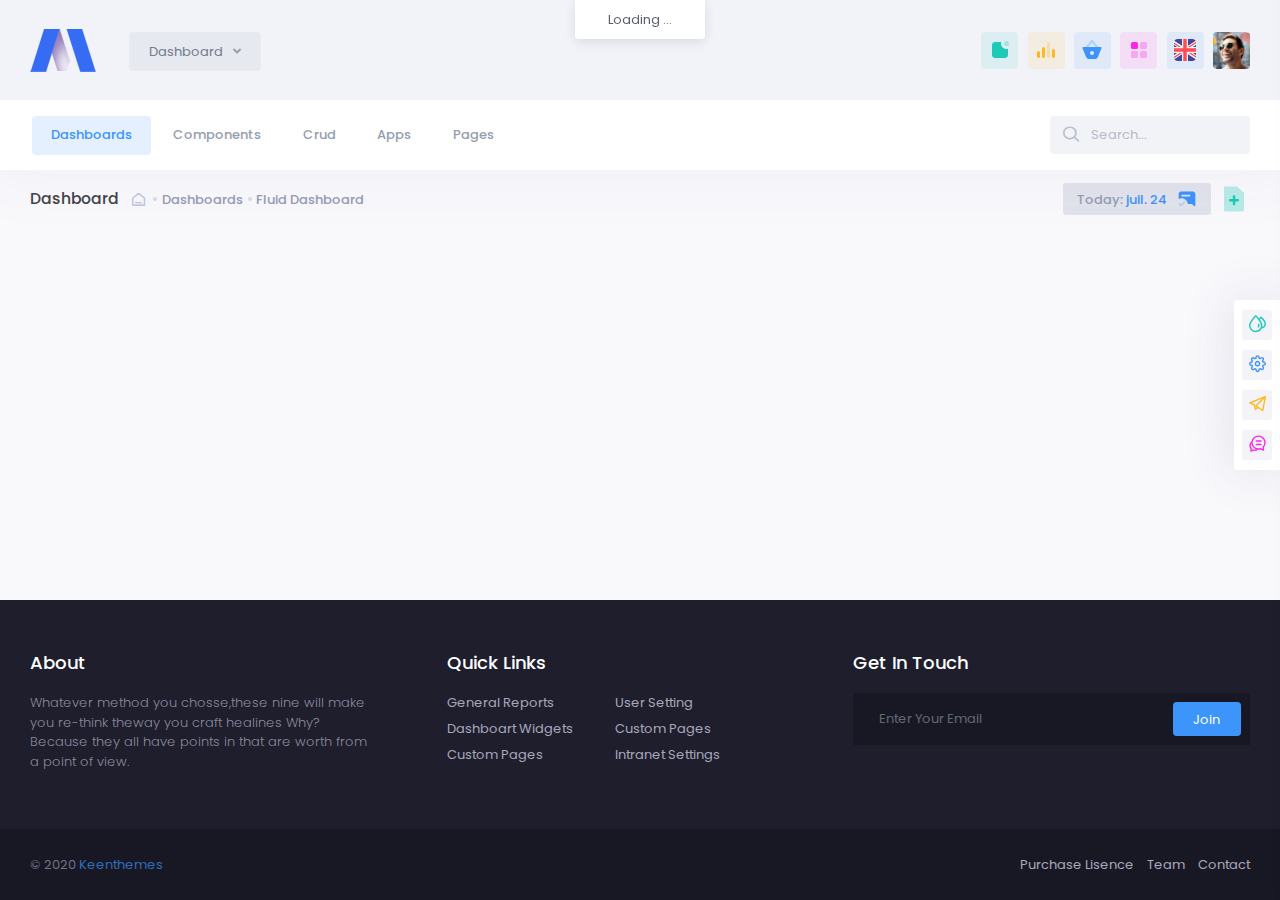
<file: dashboards/fluid.html>
<!DOCTYPE html>

<!--
Template Name: Metronic - Responsive Admin Dashboard Template build with Twitter Bootstrap 4 & Angular 8
Author: KeenThemes
Website: http://www.keenthemes.com/
Contact: support@keenthemes.com
Follow: www.twitter.com/keenthemes
Dribbble: www.dribbble.com/keenthemes
Like: www.facebook.com/keenthemes
Purchase: http://themeforest.net/item/metronic-responsive-admin-dashboard-template/4021469?ref=keenthemes
Renew Support: http://themeforest.net/item/metronic-responsive-admin-dashboard-template/4021469?ref=keenthemes
License: You must have a valid license purchased only from themeforest(the above link) in order to legally use the theme for your project.
-->
<html lang="en">

	<!-- begin::Head -->
	<head>
		<base href="../">
		<meta charset="utf-8" />
		<title>Metronic | Dashboard</title>
		<meta name="description" content="Latest updates and statistic charts">
		<meta name="viewport" content="width=device-width, initial-scale=1, shrink-to-fit=no">

		<!--begin::Fonts -->
		<link rel="stylesheet" href="https://fonts.googleapis.com/css?family=Poppins:300,400,500,600,700">

		<!--end::Fonts -->

		<!--begin::Page Vendors Styles(used by this page) -->
		<link href="assets/plugins/custom/fullcalendar/fullcalendar.bundle.css" rel="stylesheet" type="text/css" />

		<!--end::Page Vendors Styles -->

		<!--begin::Global Theme Styles(used by all pages) -->
		<link href="assets/plugins/global/plugins.bundle.css" rel="stylesheet" type="text/css" />
		<link href="assets/css/style.bundle.css" rel="stylesheet" type="text/css" />

		<!--end::Global Theme Styles -->

		<!--begin::Layout Skins(used by all pages) -->

		<!--end::Layout Skins -->
		<link rel="shortcut icon" href="assets/media/logos/favicon.ico" />
	</head>

	<!-- end::Head -->

	<!-- begin::Body -->
	<body class="kt-page--loading-enabled kt-page--loading kt-page--fluid kt-header--fixed kt-header--minimize-topbar kt-header-mobile--fixed kt-quick-panel--right kt-demo-panel--right kt-offcanvas-panel--right kt-subheader--enabled kt-subheader--transparent kt-page--loading">

		<!-- begin::Page loader -->

		<!-- end::Page Loader -->

		<!-- begin:: Page -->

		<!-- begin:: Header Mobile -->
		<div id="kt_header_mobile" class="kt-header-mobile  kt-header-mobile--fixed ">
			<div class="kt-header-mobile__brand">
				<a class="kt-header-mobile__logo" href="?page=index">
					<img alt="Logo" src="assets/media/logos/logo-5-sm.png" />
				</a>
				<div class="kt-header-mobile__nav">
					<div class="dropdown">
						<button type="button" class="btn btn-icon" data-toggle="dropdown" aria-haspopup="true" aria-expanded="true">
							<svg xmlns="http://www.w3.org/2000/svg" xmlns:xlink="http://www.w3.org/1999/xlink" width="24px" height="24px" viewBox="0 0 24 24" version="1.1" class="kt-svg-icon kt-svg-icon--md kt-svg-icon--success">
								<g stroke="none" stroke-width="1" fill="none" fill-rule="evenodd">
									<rect x="0" y="0" width="24" height="24" />
									<path d="M15.9956071,6 L9,6 C7.34314575,6 6,7.34314575 6,9 L6,15.9956071 C4.70185442,15.9316381 4,15.1706419 4,13.8181818 L4,6.18181818 C4,4.76751186 4.76751186,4 6.18181818,4 L13.8181818,4 C15.1706419,4 15.9316381,4.70185442 15.9956071,6 Z" fill="#000000" fill-rule="nonzero" opacity="0.3" />
									<path d="M10.1818182,8 L17.8181818,8 C19.2324881,8 20,8.76751186 20,10.1818182 L20,17.8181818 C20,19.2324881 19.2324881,20 17.8181818,20 L10.1818182,20 C8.76751186,20 8,19.2324881 8,17.8181818 L8,10.1818182 C8,8.76751186 8.76751186,8 10.1818182,8 Z" fill="#000000" />
								</g>
							</svg> </button>
						<div class="dropdown-menu dropdown-menu-fit dropdown-menu-md">
							<ul class="kt-nav kt-nav--bold kt-nav--md-space kt-margin-t-20 kt-margin-b-20">
								<li class="kt-nav__item">
									<a class="kt-nav__link active" href="#">
										<span class="kt-nav__link-icon"><i class="flaticon2-user"></i></span>
										<span class="kt-nav__link-text">Human Resources</span>
									</a>
								</li>
								<li class="kt-nav__item">
									<a class="kt-nav__link" href="#">
										<span class="kt-nav__link-icon"><i class="flaticon-feed"></i></span>
										<span class="kt-nav__link-text">Customer Relationship</span>
									</a>
								</li>
								<li class="kt-nav__item">
									<a class="kt-nav__link" href="#">
										<span class="kt-nav__link-icon"><i class="flaticon2-settings"></i></span>
										<span class="kt-nav__link-text">Order Processing</span>
									</a>
								</li>
								<li class="kt-nav__item">
									<a class="kt-nav__link" href="#">
										<span class="kt-nav__link-icon"><i class="flaticon2-chart2"></i></span>
										<span class="kt-nav__link-text">Accounting</span>
									</a>
								</li>
								<li class="kt-nav__separator"></li>
								<li class="kt-nav__item">
									<a class="kt-nav__link" href="#">
										<span class="kt-nav__link-icon"><i class="flaticon-security"></i></span>
										<span class="kt-nav__link-text">Finance</span>
									</a>
								</li>
								<li class="kt-nav__item">
									<a class="kt-nav__link" href="#">
										<span class="kt-nav__link-icon"><i class="flaticon2-cup"></i></span>
										<span class="kt-nav__link-text">Administration</span>
									</a>
								</li>
							</ul>
						</div>
					</div>
				</div>
			</div>
			<div class="kt-header-mobile__toolbar">
				<button class="kt-header-mobile__toolbar-toggler" id="kt_header_mobile_toggler"><span></span></button>
				<button class="kt-header-mobile__toolbar-topbar-toggler" id="kt_header_mobile_topbar_toggler"><i class="flaticon-more-1"></i></button>
			</div>
		</div>

		<!-- end:: Header Mobile -->
		<div class="kt-grid kt-grid--hor kt-grid--root">
			<div class="kt-grid__item kt-grid__item--fluid kt-grid kt-grid--ver kt-page">
				<div class="kt-grid__item kt-grid__item--fluid kt-grid kt-grid--hor kt-wrapper " id="kt_wrapper">

					<!-- begin:: Header -->
					<div id="kt_header" class="kt-header kt-grid__item  kt-header--fixed " data-ktheader-minimize="on">
						<div class="kt-header__top">
							<div class="kt-container ">

								<!-- begin:: Brand -->
								<div class="kt-header__brand   kt-grid__item" id="kt_header_brand">
									<div class="kt-header__brand-logo">
										<a href="index.html">
											<img alt="Logo" src="assets/media/logos/logo-5.png" />
										</a>
									</div>
									<div class="kt-header__brand-nav">
										<div class="dropdown">
											<button type="button" class="btn btn-pill btn-default dropdown-toggle" data-toggle="dropdown" aria-haspopup="true" aria-expanded="true">
												Dashboard
											</button>
											<div class="dropdown-menu dropdown-menu-fit dropdown-menu-md">
												<ul class="kt-nav kt-nav--bold kt-nav--md-space kt-margin-t-20 kt-margin-b-20">
													<li class="kt-nav__item">
														<a class="kt-nav__link active" href="#">
															<span class="kt-nav__link-icon"><i class="flaticon2-user"></i></span>
															<span class="kt-nav__link-text">Human Resources</span>
														</a>
													</li>
													<li class="kt-nav__item">
														<a class="kt-nav__link" href="#">
															<span class="kt-nav__link-icon"><i class="flaticon-feed"></i></span>
															<span class="kt-nav__link-text">Customer Relationship</span>
														</a>
													</li>
													<li class="kt-nav__item">
														<a class="kt-nav__link" href="#">
															<span class="kt-nav__link-icon"><i class="flaticon2-settings"></i></span>
															<span class="kt-nav__link-text">Order Processing</span>
														</a>
													</li>
													<li class="kt-nav__item">
														<a class="kt-nav__link" href="#">
															<span class="kt-nav__link-icon"><i class="flaticon2-chart2"></i></span>
															<span class="kt-nav__link-text">Accounting</span>
														</a>
													</li>
													<li class="kt-nav__separator"></li>
													<li class="kt-nav__item">
														<a class="kt-nav__link" href="#">
															<span class="kt-nav__link-icon"><i class="flaticon-security"></i></span>
															<span class="kt-nav__link-text">Finance</span>
														</a>
													</li>
													<li class="kt-nav__item">
														<a class="kt-nav__link" href="#">
															<span class="kt-nav__link-icon"><i class="flaticon2-cup"></i></span>
															<span class="kt-nav__link-text">Administration</span>
														</a>
													</li>
												</ul>
											</div>
										</div>
									</div>
								</div>

								<!-- end:: Brand -->

								<!-- begin:: Header Topbar -->
								<div class="kt-header__topbar">

									<!--begin: Search -->
									<div class="kt-header__topbar-item kt-header__topbar-item--search dropdown kt-hidden-desktop" id="kt_quick_search_toggle">
										<div class="kt-header__topbar-wrapper" data-toggle="dropdown" data-offset="10px,10px">
											<span class="kt-header__topbar-icon kt-header__topbar-icon--success">
												<svg xmlns="http://www.w3.org/2000/svg" xmlns:xlink="http://www.w3.org/1999/xlink" width="24px" height="24px" viewBox="0 0 24 24" version="1.1" class="kt-svg-icon">
													<g stroke="none" stroke-width="1" fill="none" fill-rule="evenodd">
														<rect x="0" y="0" width="24" height="24" />
														<path d="M14.2928932,16.7071068 C13.9023689,16.3165825 13.9023689,15.6834175 14.2928932,15.2928932 C14.6834175,14.9023689 15.3165825,14.9023689 15.7071068,15.2928932 L19.7071068,19.2928932 C20.0976311,19.6834175 20.0976311,20.3165825 19.7071068,20.7071068 C19.3165825,21.0976311 18.6834175,21.0976311 18.2928932,20.7071068 L14.2928932,16.7071068 Z" fill="#000000" fill-rule="nonzero" opacity="0.3" />
														<path d="M11,16 C13.7614237,16 16,13.7614237 16,11 C16,8.23857625 13.7614237,6 11,6 C8.23857625,6 6,8.23857625 6,11 C6,13.7614237 8.23857625,16 11,16 Z M11,18 C7.13400675,18 4,14.8659932 4,11 C4,7.13400675 7.13400675,4 11,4 C14.8659932,4 18,7.13400675 18,11 C18,14.8659932 14.8659932,18 11,18 Z" fill="#000000" fill-rule="nonzero" />
													</g>
												</svg>

												<!--<i class="flaticon2-search-1"></i>-->
											</span>
										</div>
										<div class="dropdown-menu dropdown-menu-fit dropdown-menu-right dropdown-menu-anim dropdown-menu-lg">
											<div class="kt-quick-search kt-quick-search--dropdown kt-quick-search--result-compact" id="kt_quick_search_dropdown">
												<form method="get" class="kt-quick-search__form">
													<div class="input-group">
														<div class="input-group-prepend"><span class="input-group-text"><i class="flaticon2-search-1"></i></span></div>
														<input type="text" class="form-control kt-quick-search__input" placeholder="Search...">
														<div class="input-group-append"><span class="input-group-text"><i class="la la-close kt-quick-search__close"></i></span></div>
													</div>
												</form>
												<div class="kt-quick-search__wrapper kt-scroll" data-scroll="true" data-height="325" data-mobile-height="200">
												</div>
											</div>
										</div>
									</div>

									<!--end: Search -->

									<!--begin: Notifications -->
									<div class="kt-header__topbar-item dropdown">
										<div class="kt-header__topbar-wrapper" data-toggle="dropdown" data-offset="10px,10px">
											<span class="kt-header__topbar-icon kt-header__topbar-icon--success">
												<svg xmlns="http://www.w3.org/2000/svg" xmlns:xlink="http://www.w3.org/1999/xlink" width="24px" height="24px" viewBox="0 0 24 24" version="1.1" class="kt-svg-icon">
													<g stroke="none" stroke-width="1" fill="none" fill-rule="evenodd">
														<rect x="0" y="0" width="24" height="24" />
														<path d="M13.2070325,4 C13.0721672,4.47683179 13,4.97998812 13,5.5 C13,8.53756612 15.4624339,11 18.5,11 C19.0200119,11 19.5231682,10.9278328 20,10.7929675 L20,17 C20,18.6568542 18.6568542,20 17,20 L7,20 C5.34314575,20 4,18.6568542 4,17 L4,7 C4,5.34314575 5.34314575,4 7,4 L13.2070325,4 Z" fill="#000000" />
														<circle fill="#000000" opacity="0.3" cx="18.5" cy="5.5" r="2.5" />
													</g>
												</svg>

												<!--<i class="flaticon2-bell-alarm-symbol"></i>-->
											</span>
											<span class="kt-hidden kt-badge kt-badge--danger"></span>
										</div>
										<div class="dropdown-menu dropdown-menu-fit dropdown-menu-right dropdown-menu-anim dropdown-menu-xl">
											<form>

												<!--begin: Head -->
												<div class="kt-head kt-head--skin-light kt-head--fit-x kt-head--fit-b">
													<h3 class="kt-head__title">
														User Notifications
														&nbsp;
														<span class="btn btn-label-primary btn-sm btn-bold btn-font-md">23 new</span>
													</h3>
													<ul class="nav nav-tabs nav-tabs-line nav-tabs-bold nav-tabs-line-3x nav-tabs-line-brand  kt-notification-item-padding-x" role="tablist">
														<li class="nav-item">
															<a class="nav-link active show" data-toggle="tab" href="#topbar_notifications_notifications" role="tab" aria-selected="true">Alerts</a>
														</li>
														<li class="nav-item">
															<a class="nav-link" data-toggle="tab" href="#topbar_notifications_events" role="tab" aria-selected="false">Events</a>
														</li>
														<li class="nav-item">
															<a class="nav-link" data-toggle="tab" href="#topbar_notifications_logs" role="tab" aria-selected="false">Logs</a>
														</li>
													</ul>
												</div>

												<!--end: Head -->
												<div class="tab-content">
													<div class="tab-pane active show" id="topbar_notifications_notifications" role="tabpanel">
														<div class="kt-notification kt-margin-t-10 kt-margin-b-10 kt-scroll" data-scroll="true" data-height="300" data-mobile-height="200">
															<a href="#" class="kt-notification__item">
																<div class="kt-notification__item-icon">
																	<i class="flaticon2-line-chart kt-font-success"></i>
																</div>
																<div class="kt-notification__item-details">
																	<div class="kt-notification__item-title">
																		New order has been received
																	</div>
																	<div class="kt-notification__item-time">
																		2 hrs ago
																	</div>
																</div>
															</a>
															<a href="#" class="kt-notification__item">
																<div class="kt-notification__item-icon">
																	<i class="flaticon2-box-1 kt-font-brand"></i>
																</div>
																<div class="kt-notification__item-details">
																	<div class="kt-notification__item-title">
																		New customer is registered
																	</div>
																	<div class="kt-notification__item-time">
																		3 hrs ago
																	</div>
																</div>
															</a>
															<a href="#" class="kt-notification__item">
																<div class="kt-notification__item-icon">
																	<i class="flaticon2-chart2 kt-font-danger"></i>
																</div>
																<div class="kt-notification__item-details">
																	<div class="kt-notification__item-title">
																		Application has been approved
																	</div>
																	<div class="kt-notification__item-time">
																		3 hrs ago
																	</div>
																</div>
															</a>
															<a href="#" class="kt-notification__item">
																<div class="kt-notification__item-icon">
																	<i class="flaticon2-image-file kt-font-warning"></i>
																</div>
																<div class="kt-notification__item-details">
																	<div class="kt-notification__item-title">
																		New file has been uploaded
																	</div>
																	<div class="kt-notification__item-time">
																		5 hrs ago
																	</div>
																</div>
															</a>
															<a href="#" class="kt-notification__item">
																<div class="kt-notification__item-icon">
																	<i class="flaticon2-drop kt-font-info"></i>
																</div>
																<div class="kt-notification__item-details">
																	<div class="kt-notification__item-title">
																		New user feedback received
																	</div>
																	<div class="kt-notification__item-time">
																		8 hrs ago
																	</div>
																</div>
															</a>
															<a href="#" class="kt-notification__item">
																<div class="kt-notification__item-icon">
																	<i class="flaticon2-pie-chart-2 kt-font-success"></i>
																</div>
																<div class="kt-notification__item-details">
																	<div class="kt-notification__item-title">
																		System reboot has been successfully completed
																	</div>
																	<div class="kt-notification__item-time">
																		12 hrs ago
																	</div>
																</div>
															</a>
															<a href="#" class="kt-notification__item">
																<div class="kt-notification__item-icon">
																	<i class="flaticon2-favourite kt-font-danger"></i>
																</div>
																<div class="kt-notification__item-details">
																	<div class="kt-notification__item-title">
																		New order has been placed
																	</div>
																	<div class="kt-notification__item-time">
																		15 hrs ago
																	</div>
																</div>
															</a>
															<a href="#" class="kt-notification__item kt-notification__item--read">
																<div class="kt-notification__item-icon">
																	<i class="flaticon2-safe kt-font-primary"></i>
																</div>
																<div class="kt-notification__item-details">
																	<div class="kt-notification__item-title">
																		Company meeting canceled
																	</div>
																	<div class="kt-notification__item-time">
																		19 hrs ago
																	</div>
																</div>
															</a>
															<a href="#" class="kt-notification__item">
																<div class="kt-notification__item-icon">
																	<i class="flaticon2-psd kt-font-success"></i>
																</div>
																<div class="kt-notification__item-details">
																	<div class="kt-notification__item-title">
																		New report has been received
																	</div>
																	<div class="kt-notification__item-time">
																		23 hrs ago
																	</div>
																</div>
															</a>
															<a href="#" class="kt-notification__item">
																<div class="kt-notification__item-icon">
																	<i class="flaticon-download-1 kt-font-danger"></i>
																</div>
																<div class="kt-notification__item-details">
																	<div class="kt-notification__item-title">
																		Finance report has been generated
																	</div>
																	<div class="kt-notification__item-time">
																		25 hrs ago
																	</div>
																</div>
															</a>
															<a href="#" class="kt-notification__item">
																<div class="kt-notification__item-icon">
																	<i class="flaticon-security kt-font-warning"></i>
																</div>
																<div class="kt-notification__item-details">
																	<div class="kt-notification__item-title">
																		New customer comment recieved
																	</div>
																	<div class="kt-notification__item-time">
																		2 days ago
																	</div>
																</div>
															</a>
															<a href="#" class="kt-notification__item">
																<div class="kt-notification__item-icon">
																	<i class="flaticon2-pie-chart kt-font-success"></i>
																</div>
																<div class="kt-notification__item-details">
																	<div class="kt-notification__item-title">
																		New customer is registered
																	</div>
																	<div class="kt-notification__item-time">
																		3 days ago
																	</div>
																</div>
															</a>
														</div>
													</div>
													<div class="tab-pane" id="topbar_notifications_events" role="tabpanel">
														<div class="kt-notification kt-margin-t-10 kt-margin-b-10 kt-scroll" data-scroll="true" data-height="300" data-mobile-height="200">
															<a href="#" class="kt-notification__item">
																<div class="kt-notification__item-icon">
																	<i class="flaticon2-psd kt-font-success"></i>
																</div>
																<div class="kt-notification__item-details">
																	<div class="kt-notification__item-title">
																		New report has been received
																	</div>
																	<div class="kt-notification__item-time">
																		23 hrs ago
																	</div>
																</div>
															</a>
															<a href="#" class="kt-notification__item">
																<div class="kt-notification__item-icon">
																	<i class="flaticon-download-1 kt-font-danger"></i>
																</div>
																<div class="kt-notification__item-details">
																	<div class="kt-notification__item-title">
																		Finance report has been generated
																	</div>
																	<div class="kt-notification__item-time">
																		25 hrs ago
																	</div>
																</div>
															</a>
															<a href="#" class="kt-notification__item">
																<div class="kt-notification__item-icon">
																	<i class="flaticon2-line-chart kt-font-success"></i>
																</div>
																<div class="kt-notification__item-details">
																	<div class="kt-notification__item-title">
																		New order has been received
																	</div>
																	<div class="kt-notification__item-time">
																		2 hrs ago
																	</div>
																</div>
															</a>
															<a href="#" class="kt-notification__item">
																<div class="kt-notification__item-icon">
																	<i class="flaticon2-box-1 kt-font-brand"></i>
																</div>
																<div class="kt-notification__item-details">
																	<div class="kt-notification__item-title">
																		New customer is registered
																	</div>
																	<div class="kt-notification__item-time">
																		3 hrs ago
																	</div>
																</div>
															</a>
															<a href="#" class="kt-notification__item">
																<div class="kt-notification__item-icon">
																	<i class="flaticon2-chart2 kt-font-danger"></i>
																</div>
																<div class="kt-notification__item-details">
																	<div class="kt-notification__item-title">
																		Application has been approved
																	</div>
																	<div class="kt-notification__item-time">
																		3 hrs ago
																	</div>
																</div>
															</a>
															<a href="#" class="kt-notification__item">
																<div class="kt-notification__item-icon">
																	<i class="flaticon2-image-file kt-font-warning"></i>
																</div>
																<div class="kt-notification__item-details">
																	<div class="kt-notification__item-title">
																		New file has been uploaded
																	</div>
																	<div class="kt-notification__item-time">
																		5 hrs ago
																	</div>
																</div>
															</a>
															<a href="#" class="kt-notification__item">
																<div class="kt-notification__item-icon">
																	<i class="flaticon2-drop kt-font-info"></i>
																</div>
																<div class="kt-notification__item-details">
																	<div class="kt-notification__item-title">
																		New user feedback received
																	</div>
																	<div class="kt-notification__item-time">
																		8 hrs ago
																	</div>
																</div>
															</a>
															<a href="#" class="kt-notification__item">
																<div class="kt-notification__item-icon">
																	<i class="flaticon2-pie-chart-2 kt-font-success"></i>
																</div>
																<div class="kt-notification__item-details">
																	<div class="kt-notification__item-title">
																		System reboot has been successfully completed
																	</div>
																	<div class="kt-notification__item-time">
																		12 hrs ago
																	</div>
																</div>
															</a>
															<a href="#" class="kt-notification__item">
																<div class="kt-notification__item-icon">
																	<i class="flaticon2-favourite kt-font-brand"></i>
																</div>
																<div class="kt-notification__item-details">
																	<div class="kt-notification__item-title">
																		New order has been placed
																	</div>
																	<div class="kt-notification__item-time">
																		15 hrs ago
																	</div>
																</div>
															</a>
															<a href="#" class="kt-notification__item kt-notification__item--read">
																<div class="kt-notification__item-icon">
																	<i class="flaticon2-safe kt-font-primary"></i>
																</div>
																<div class="kt-notification__item-details">
																	<div class="kt-notification__item-title">
																		Company meeting canceled
																	</div>
																	<div class="kt-notification__item-time">
																		19 hrs ago
																	</div>
																</div>
															</a>
															<a href="#" class="kt-notification__item">
																<div class="kt-notification__item-icon">
																	<i class="flaticon2-psd kt-font-success"></i>
																</div>
																<div class="kt-notification__item-details">
																	<div class="kt-notification__item-title">
																		New report has been received
																	</div>
																	<div class="kt-notification__item-time">
																		23 hrs ago
																	</div>
																</div>
															</a>
															<a href="#" class="kt-notification__item">
																<div class="kt-notification__item-icon">
																	<i class="flaticon-download-1 kt-font-danger"></i>
																</div>
																<div class="kt-notification__item-details">
																	<div class="kt-notification__item-title">
																		Finance report has been generated
																	</div>
																	<div class="kt-notification__item-time">
																		25 hrs ago
																	</div>
																</div>
															</a>
															<a href="#" class="kt-notification__item">
																<div class="kt-notification__item-icon">
																	<i class="flaticon-security kt-font-warning"></i>
																</div>
																<div class="kt-notification__item-details">
																	<div class="kt-notification__item-title">
																		New customer comment recieved
																	</div>
																	<div class="kt-notification__item-time">
																		2 days ago
																	</div>
																</div>
															</a>
															<a href="#" class="kt-notification__item">
																<div class="kt-notification__item-icon">
																	<i class="flaticon2-pie-chart kt-font-success"></i>
																</div>
																<div class="kt-notification__item-details">
																	<div class="kt-notification__item-title">
																		New customer is registered
																	</div>
																	<div class="kt-notification__item-time">
																		3 days ago
																	</div>
																</div>
															</a>
														</div>
													</div>
													<div class="tab-pane" id="topbar_notifications_logs" role="tabpanel">
														<div class="kt-grid kt-grid--ver" style="min-height: 200px;">
															<div class="kt-grid kt-grid--hor kt-grid__item kt-grid__item--fluid kt-grid__item--middle">
																<div class="kt-grid__item kt-grid__item--middle kt-align-center">
																	All caught up!
																	<br>No new notifications.
																</div>
															</div>
														</div>
													</div>
												</div>
											</form>
										</div>
									</div>

									<!--end: Notifications -->

									<!--begin: Quick actions -->
									<div class="kt-header__topbar-item dropdown">
										<div class="kt-header__topbar-wrapper" data-toggle="dropdown" data-offset="10px,10px">
											<span class="kt-header__topbar-icon kt-header__topbar-icon--warning">
												<svg xmlns="http://www.w3.org/2000/svg" xmlns:xlink="http://www.w3.org/1999/xlink" width="24px" height="24px" viewBox="0 0 24 24" version="1.1" class="kt-svg-icon">
													<g stroke="none" stroke-width="1" fill="none" fill-rule="evenodd">
														<rect x="0" y="0" width="24" height="24" />
														<rect fill="#000000" opacity="0.3" x="13" y="4" width="3" height="16" rx="1.5" />
														<rect fill="#000000" x="8" y="9" width="3" height="11" rx="1.5" />
														<rect fill="#000000" x="18" y="11" width="3" height="9" rx="1.5" />
														<rect fill="#000000" x="3" y="13" width="3" height="7" rx="1.5" />
													</g>
												</svg>

												<!--<i class="flaticon2-gear"></i>-->
											</span>
										</div>
										<div class="dropdown-menu dropdown-menu-fit dropdown-menu-right dropdown-menu-anim dropdown-menu-xl">
											<form>

												<!--begin: Head -->
												<div class="kt-head kt-head--skin-light">
													<h3 class="kt-head__title">
														User Quick Actions
														<span class="kt-space-15"></span>
														<span class="btn btn-success btn-sm btn-bold btn-font-md">23 tasks pending</span>
													</h3>
												</div>

												<!--end: Head -->

												<!--begin: Grid Nav -->
												<div class="kt-grid-nav kt-grid-nav--skin-light">
													<div class="kt-grid-nav__row">
														<a href="#" class="kt-grid-nav__item">
															<span class="kt-grid-nav__icon">
																<svg xmlns="http://www.w3.org/2000/svg" xmlns:xlink="http://www.w3.org/1999/xlink" width="24px" height="24px" viewBox="0 0 24 24" version="1.1" class="kt-svg-icon kt-svg-icon--success kt-svg-icon--lg">
																	<g stroke="none" stroke-width="1" fill="none" fill-rule="evenodd">
																		<rect x="0" y="0" width="24" height="24" />
																		<path d="M4.3618034,10.2763932 L4.8618034,9.2763932 C4.94649941,9.10700119 5.11963097,9 5.30901699,9 L15.190983,9 C15.4671254,9 15.690983,9.22385763 15.690983,9.5 C15.690983,9.57762255 15.6729105,9.65417908 15.6381966,9.7236068 L15.1381966,10.7236068 C15.0535006,10.8929988 14.880369,11 14.690983,11 L4.80901699,11 C4.53287462,11 4.30901699,10.7761424 4.30901699,10.5 C4.30901699,10.4223775 4.32708954,10.3458209 4.3618034,10.2763932 Z M14.6381966,13.7236068 L14.1381966,14.7236068 C14.0535006,14.8929988 13.880369,15 13.690983,15 L4.80901699,15 C4.53287462,15 4.30901699,14.7761424 4.30901699,14.5 C4.30901699,14.4223775 4.32708954,14.3458209 4.3618034,14.2763932 L4.8618034,13.2763932 C4.94649941,13.1070012 5.11963097,13 5.30901699,13 L14.190983,13 C14.4671254,13 14.690983,13.2238576 14.690983,13.5 C14.690983,13.5776225 14.6729105,13.6541791 14.6381966,13.7236068 Z" fill="#000000" opacity="0.3" />
																		<path d="M17.369,7.618 C16.976998,7.08599734 16.4660031,6.69750122 15.836,6.4525 C15.2059968,6.20749878 14.590003,6.085 13.988,6.085 C13.2179962,6.085 12.5180032,6.2249986 11.888,6.505 C11.2579969,6.7850014 10.7155023,7.16999755 10.2605,7.66 C9.80549773,8.15000245 9.45550123,8.72399671 9.2105,9.382 C8.96549878,10.0400033 8.843,10.7539961 8.843,11.524 C8.843,12.3360041 8.96199881,13.0779966 9.2,13.75 C9.43800119,14.4220034 9.7774978,14.9994976 10.2185,15.4825 C10.6595022,15.9655024 11.1879969,16.3399987 11.804,16.606 C12.4200031,16.8720013 13.1129962,17.005 13.883,17.005 C14.681004,17.005 15.3879969,16.8475016 16.004,16.5325 C16.6200031,16.2174984 17.1169981,15.8010026 17.495,15.283 L19.616,16.774 C18.9579967,17.6000041 18.1530048,18.2404977 17.201,18.6955 C16.2489952,19.1505023 15.1360064,19.378 13.862,19.378 C12.6999942,19.378 11.6325049,19.1855019 10.6595,18.8005 C9.68649514,18.4154981 8.8500035,17.8765035 8.15,17.1835 C7.4499965,16.4904965 6.90400196,15.6645048 6.512,14.7055 C6.11999804,13.7464952 5.924,12.6860058 5.924,11.524 C5.924,10.333994 6.13049794,9.25950479 6.5435,8.3005 C6.95650207,7.34149521 7.5234964,6.52600336 8.2445,5.854 C8.96550361,5.18199664 9.8159951,4.66400182 10.796,4.3 C11.7760049,3.93599818 12.8399943,3.754 13.988,3.754 C14.4640024,3.754 14.9609974,3.79949954 15.479,3.8905 C15.9970026,3.98150045 16.4939976,4.12149906 16.97,4.3105 C17.4460024,4.49950095 17.8939979,4.7339986 18.314,5.014 C18.7340021,5.2940014 19.0909985,5.62999804 19.385,6.022 L17.369,7.618 Z" fill="#000000" />
																	</g>
																</svg> </span>
															<span class="kt-grid-nav__title">Accounting</span>
															<span class="kt-grid-nav__desc">eCommerce</span>
														</a>
														<a href="#" class="kt-grid-nav__item">
															<span class="kt-grid-nav__icon">
																<svg xmlns="http://www.w3.org/2000/svg" xmlns:xlink="http://www.w3.org/1999/xlink" width="24px" height="24px" viewBox="0 0 24 24" version="1.1" class="kt-svg-icon kt-svg-icon--success kt-svg-icon--lg">
																	<g stroke="none" stroke-width="1" fill="none" fill-rule="evenodd">
																		<rect x="0" y="0" width="24" height="24" />
																		<path d="M14.8571499,13 C14.9499122,12.7223297 15,12.4263059 15,12.1190476 L15,6.88095238 C15,5.28984632 13.6568542,4 12,4 L11.7272727,4 C10.2210416,4 9,5.17258756 9,6.61904762 L10.0909091,6.61904762 C10.0909091,5.75117158 10.823534,5.04761905 11.7272727,5.04761905 L12,5.04761905 C13.0543618,5.04761905 13.9090909,5.86843034 13.9090909,6.88095238 L13.9090909,12.1190476 C13.9090909,12.4383379 13.8240964,12.7385644 13.6746497,13 L10.3253503,13 C10.1759036,12.7385644 10.0909091,12.4383379 10.0909091,12.1190476 L10.0909091,9.5 C10.0909091,9.06606198 10.4572216,8.71428571 10.9090909,8.71428571 C11.3609602,8.71428571 11.7272727,9.06606198 11.7272727,9.5 L11.7272727,11.3333333 L12.8181818,11.3333333 L12.8181818,9.5 C12.8181818,8.48747796 11.9634527,7.66666667 10.9090909,7.66666667 C9.85472911,7.66666667 9,8.48747796 9,9.5 L9,12.1190476 C9,12.4263059 9.0500878,12.7223297 9.14285008,13 L6,13 C5.44771525,13 5,12.5522847 5,12 L5,3 C5,2.44771525 5.44771525,2 6,2 L18,2 C18.5522847,2 19,2.44771525 19,3 L19,12 C19,12.5522847 18.5522847,13 18,13 L14.8571499,13 Z" fill="#000000" opacity="0.3" />
																		<path d="M9,10.3333333 L9,12.1190476 C9,13.7101537 10.3431458,15 12,15 C13.6568542,15 15,13.7101537 15,12.1190476 L15,10.3333333 L20.2072547,6.57253826 C20.4311176,6.4108595 20.7436609,6.46126971 20.9053396,6.68513259 C20.9668779,6.77033951 21,6.87277228 21,6.97787787 L21,17 C21,18.1045695 20.1045695,19 19,19 L5,19 C3.8954305,19 3,18.1045695 3,17 L3,6.97787787 C3,6.70173549 3.22385763,6.47787787 3.5,6.47787787 C3.60510559,6.47787787 3.70753836,6.51099993 3.79274528,6.57253826 L9,10.3333333 Z M10.0909091,11.1212121 L12,12.5 L13.9090909,11.1212121 L13.9090909,12.1190476 C13.9090909,13.1315697 13.0543618,13.952381 12,13.952381 C10.9456382,13.952381 10.0909091,13.1315697 10.0909091,12.1190476 L10.0909091,11.1212121 Z" fill="#000000" />
																	</g>
																</svg> </span>
															<span class="kt-grid-nav__title">Administration</span>
															<span class="kt-grid-nav__desc">Console</span>
														</a>
													</div>
													<div class="kt-grid-nav__row">
														<a href="#" class="kt-grid-nav__item">
															<span class="kt-grid-nav__icon">
																<svg xmlns="http://www.w3.org/2000/svg" xmlns:xlink="http://www.w3.org/1999/xlink" width="24px" height="24px" viewBox="0 0 24 24" version="1.1" class="kt-svg-icon kt-svg-icon--success kt-svg-icon--lg">
																	<g stroke="none" stroke-width="1" fill="none" fill-rule="evenodd">
																		<rect x="0" y="0" width="24" height="24" />
																		<path d="M4,9.67471899 L10.880262,13.6470401 C10.9543486,13.689814 11.0320333,13.7207107 11.1111111,13.740321 L11.1111111,21.4444444 L4.49070127,17.526473 C4.18655139,17.3464765 4,17.0193034 4,16.6658832 L4,9.67471899 Z M20,9.56911707 L20,16.6658832 C20,17.0193034 19.8134486,17.3464765 19.5092987,17.526473 L12.8888889,21.4444444 L12.8888889,13.6728275 C12.9050191,13.6647696 12.9210067,13.6561758 12.9368301,13.6470401 L20,9.56911707 Z" fill="#000000" />
																		<path d="M4.21611835,7.74669402 C4.30015839,7.64056877 4.40623188,7.55087574 4.5299008,7.48500698 L11.5299008,3.75665466 C11.8237589,3.60013944 12.1762411,3.60013944 12.4700992,3.75665466 L19.4700992,7.48500698 C19.5654307,7.53578262 19.6503066,7.60071528 19.7226939,7.67641889 L12.0479413,12.1074394 C11.9974761,12.1365754 11.9509488,12.1699127 11.9085461,12.2067543 C11.8661433,12.1699127 11.819616,12.1365754 11.7691509,12.1074394 L4.21611835,7.74669402 Z" fill="#000000" opacity="0.3" />
																	</g>
																</svg> </span>
															<span class="kt-grid-nav__title">Projects</span>
															<span class="kt-grid-nav__desc">Pending Tasks</span>
														</a>
														<a href="#" class="kt-grid-nav__item">
															<span class="kt-grid-nav__icon">
																<svg xmlns="http://www.w3.org/2000/svg" xmlns:xlink="http://www.w3.org/1999/xlink" width="24px" height="24px" viewBox="0 0 24 24" version="1.1" class="kt-svg-icon kt-svg-icon--success kt-svg-icon--lg">
																	<g stroke="none" stroke-width="1" fill="none" fill-rule="evenodd">
																		<polygon points="0 0 24 0 24 24 0 24" />
																		<path d="M18,14 C16.3431458,14 15,12.6568542 15,11 C15,9.34314575 16.3431458,8 18,8 C19.6568542,8 21,9.34314575 21,11 C21,12.6568542 19.6568542,14 18,14 Z M9,11 C6.790861,11 5,9.209139 5,7 C5,4.790861 6.790861,3 9,3 C11.209139,3 13,4.790861 13,7 C13,9.209139 11.209139,11 9,11 Z" fill="#000000" fill-rule="nonzero" opacity="0.3" />
																		<path d="M17.6011961,15.0006174 C21.0077043,15.0378534 23.7891749,16.7601418 23.9984937,20.4 C24.0069246,20.5466056 23.9984937,21 23.4559499,21 L19.6,21 C19.6,18.7490654 18.8562935,16.6718327 17.6011961,15.0006174 Z M0.00065168429,20.1992055 C0.388258525,15.4265159 4.26191235,13 8.98334134,13 C13.7712164,13 17.7048837,15.2931929 17.9979143,20.2 C18.0095879,20.3954741 17.9979143,21 17.2466999,21 C13.541124,21 8.03472472,21 0.727502227,21 C0.476712155,21 -0.0204617505,20.45918 0.00065168429,20.1992055 Z" fill="#000000" fill-rule="nonzero" />
																	</g>
																</svg> </span>
															<span class="kt-grid-nav__title">Customers</span>
															<span class="kt-grid-nav__desc">Latest cases</span>
														</a>
													</div>
												</div>

												<!--end: Grid Nav -->
											</form>
										</div>
									</div>

									<!--end: Quick actions -->

									<!--begin: Cart -->
									<div class="kt-header__topbar-item dropdown">
										<div class="kt-header__topbar-wrapper" data-toggle="dropdown" data-offset="10px,10px">
											<span class="kt-header__topbar-icon kt-header__topbar-icon--brand">
												<svg xmlns="http://www.w3.org/2000/svg" xmlns:xlink="http://www.w3.org/1999/xlink" width="24px" height="24px" viewBox="0 0 24 24" version="1.1" class="kt-svg-icon">
													<g stroke="none" stroke-width="1" fill="none" fill-rule="evenodd">
														<rect x="0" y="0" width="24" height="24" />
														<path d="M12,4.56204994 L7.76822128,9.6401844 C7.4146572,10.0644613 6.7840925,10.1217854 6.3598156,9.76822128 C5.9355387,9.4146572 5.87821464,8.7840925 6.23177872,8.3598156 L11.2317787,2.3598156 C11.6315738,1.88006147 12.3684262,1.88006147 12.7682213,2.3598156 L17.7682213,8.3598156 C18.1217854,8.7840925 18.0644613,9.4146572 17.6401844,9.76822128 C17.2159075,10.1217854 16.5853428,10.0644613 16.2317787,9.6401844 L12,4.56204994 Z" fill="#000000" fill-rule="nonzero" opacity="0.3" />
														<path d="M3.5,9 L20.5,9 C21.0522847,9 21.5,9.44771525 21.5,10 C21.5,10.132026 21.4738562,10.2627452 21.4230769,10.3846154 L17.7692308,19.1538462 C17.3034221,20.271787 16.2111026,21 15,21 L9,21 C7.78889745,21 6.6965779,20.271787 6.23076923,19.1538462 L2.57692308,10.3846154 C2.36450587,9.87481408 2.60558331,9.28934029 3.11538462,9.07692308 C3.23725479,9.02614384 3.36797398,9 3.5,9 Z M12,17 C13.1045695,17 14,16.1045695 14,15 C14,13.8954305 13.1045695,13 12,13 C10.8954305,13 10,13.8954305 10,15 C10,16.1045695 10.8954305,17 12,17 Z" fill="#000000" />
													</g>
												</svg>

												<!--<i class="flaticon2-shopping-cart-1"></i>-->
											</span>
										</div>
										<div class="dropdown-menu dropdown-menu-fit dropdown-menu-right dropdown-menu-anim dropdown-menu-xl">
											<form>

												<!-- begin:: Mycart -->
												<div class="kt-mycart">
													<div class="kt-mycart__head kt-head" style="background-image: url(assets/media/misc/bg-1.jpg);">
														<div class="kt-mycart__info">
															<span class="kt-mycart__icon"><i class="flaticon2-shopping-cart-1 kt-font-success"></i></span>
															<h3 class="kt-mycart__title">My Cart</h3>
														</div>
														<div class="kt-mycart__button">
															<button type="button" class="btn btn-success btn-sm" style=" ">2 Items</button>
														</div>
													</div>
													<div class="kt-mycart__body kt-scroll" data-scroll="true" data-height="245" data-mobile-height="200">
														<div class="kt-mycart__item">
															<div class="kt-mycart__container">
																<div class="kt-mycart__info">
																	<a href="#" class="kt-mycart__title">
																		Samsung
																	</a>
																	<span class="kt-mycart__desc">
																		Profile info, Timeline etc
																	</span>
																	<div class="kt-mycart__action">
																		<span class="kt-mycart__price">$ 450</span>
																		<span class="kt-mycart__text">for</span>
																		<span class="kt-mycart__quantity">7</span>
																		<a href="#" class="btn btn-label-success btn-icon">&minus;</a>
																		<a href="#" class="btn btn-label-success btn-icon">&plus;</a>
																	</div>
																</div>
																<a href="#" class="kt-mycart__pic">
																	<img src="assets/media/products/product9.jpg" title="">
																</a>
															</div>
														</div>
														<div class="kt-mycart__item">
															<div class="kt-mycart__container">
																<div class="kt-mycart__info">
																	<a href="#" class="kt-mycart__title">
																		Panasonic
																	</a>
																	<span class="kt-mycart__desc">
																		For PHoto & Others
																	</span>
																	<div class="kt-mycart__action">
																		<span class="kt-mycart__price">$ 329</span>
																		<span class="kt-mycart__text">for</span>
																		<span class="kt-mycart__quantity">1</span>
																		<a href="#" class="btn btn-label-success btn-icon">&minus;</a>
																		<a href="#" class="btn btn-label-success btn-icon">&plus;</a>
																	</div>
																</div>
																<a href="#" class="kt-mycart__pic">
																	<img src="assets/media/products/product13.jpg" title="">
																</a>
															</div>
														</div>
														<div class="kt-mycart__item">
															<div class="kt-mycart__container">
																<div class="kt-mycart__info">
																	<a href="#" class="kt-mycart__title">
																		Fujifilm
																	</a>
																	<span class="kt-mycart__desc">
																		Profile info, Timeline etc
																	</span>
																	<div class="kt-mycart__action">
																		<span class="kt-mycart__price">$ 520</span>
																		<span class="kt-mycart__text">for</span>
																		<span class="kt-mycart__quantity">6</span>
																		<a href="#" class="btn btn-label-success btn-icon">&minus;</a>
																		<a href="#" class="btn btn-label-success btn-icon">&plus;</a>
																	</div>
																</div>
																<a href="#" class="kt-mycart__pic">
																	<img src="assets/media/products/product16.jpg" title="">
																</a>
															</div>
														</div>
														<div class="kt-mycart__item">
															<div class="kt-mycart__container">
																<div class="kt-mycart__info">
																	<a href="#" class="kt-mycart__title">
																		Candy Machine
																	</a>
																	<span class="kt-mycart__desc">
																		For PHoto & Others
																	</span>
																	<div class="kt-mycart__action">
																		<span class="kt-mycart__price">$ 784</span>
																		<span class="kt-mycart__text">for</span>
																		<span class="kt-mycart__quantity">4</span>
																		<a href="#" class="btn btn-label-success btn-icon">&minus;</a>
																		<a href="#" class="btn btn-label-success btn-icon">&plus;</a>
																	</div>
																</div>
																<a href="#" class="kt-mycart__pic">
																	<img src="assets/media/products/product15.jpg" title="" alt="">
																</a>
															</div>
														</div>
													</div>
													<div class="kt-mycart__footer">
														<div class="kt-mycart__section">
															<div class="kt-mycart__subtitel">
																<span>Sub Total</span>
																<span>Taxes</span>
																<span>Total</span>
															</div>
															<div class="kt-mycart__prices">
																<span>$ 840.00</span>
																<span>$ 72.00</span>
																<span class="kt-font-brand">$ 912.00</span>
															</div>
														</div>
														<div class="kt-mycart__button kt-align-right">
															<button type="button" class="btn btn-primary btn-sm">Place Order</button>
														</div>
													</div>
												</div>

												<!-- end:: Mycart -->
											</form>
										</div>
									</div>

									<!--end: Cart-->

									<!--begin: Quick panel toggler -->
									<div class="kt-header__topbar-item" data-toggle="kt-tooltip" title="Quick panel" data-placement="top">
										<div class="kt-header__topbar-wrapper">
											<span class="kt-header__topbar-icon kt-header__topbar-icon--danger" id="kt_quick_panel_toggler_btn">
												<svg xmlns="http://www.w3.org/2000/svg" xmlns:xlink="http://www.w3.org/1999/xlink" width="24px" height="24px" viewBox="0 0 24 24" version="1.1" class="kt-svg-icon">
													<g stroke="none" stroke-width="1" fill="none" fill-rule="evenodd">
														<rect x="0" y="0" width="24" height="24" />
														<rect fill="#000000" x="4" y="4" width="7" height="7" rx="1.5" />
														<path d="M5.5,13 L9.5,13 C10.3284271,13 11,13.6715729 11,14.5 L11,18.5 C11,19.3284271 10.3284271,20 9.5,20 L5.5,20 C4.67157288,20 4,19.3284271 4,18.5 L4,14.5 C4,13.6715729 4.67157288,13 5.5,13 Z M14.5,4 L18.5,4 C19.3284271,4 20,4.67157288 20,5.5 L20,9.5 C20,10.3284271 19.3284271,11 18.5,11 L14.5,11 C13.6715729,11 13,10.3284271 13,9.5 L13,5.5 C13,4.67157288 13.6715729,4 14.5,4 Z M14.5,13 L18.5,13 C19.3284271,13 20,13.6715729 20,14.5 L20,18.5 C20,19.3284271 19.3284271,20 18.5,20 L14.5,20 C13.6715729,20 13,19.3284271 13,18.5 L13,14.5 C13,13.6715729 13.6715729,13 14.5,13 Z" fill="#000000" opacity="0.3" />
													</g>
												</svg>

												<!--<i class="flaticon2-menu-2"></i>-->
											</span>
										</div>
									</div>

									<!--end: Quick panel toggler -->

									<!--begin: Language bar -->
									<div class="kt-header__topbar-item kt-header__topbar-item--langs">
										<div class="kt-header__topbar-wrapper" data-toggle="dropdown" data-offset="10px,10px">
											<span class="kt-header__topbar-icon kt-header__topbar-icon--brand">
												<img class="" src="assets/media/flags/260-united-kingdom.svg" alt="" />
											</span>
										</div>
										<div class="dropdown-menu dropdown-menu-fit dropdown-menu-right dropdown-menu-anim">
											<ul class="kt-nav kt-margin-t-10 kt-margin-b-10">
												<li class="kt-nav__item kt-nav__item--active">
													<a href="#" class="kt-nav__link">
														<span class="kt-nav__link-icon"><img src="assets/media/flags/226-united-states.svg" alt="" /></span>
														<span class="kt-nav__link-text">English</span>
													</a>
												</li>
												<li class="kt-nav__item">
													<a href="#" class="kt-nav__link">
														<span class="kt-nav__link-icon"><img src="assets/media/flags/128-spain.svg" alt="" /></span>
														<span class="kt-nav__link-text">Spanish</span>
													</a>
												</li>
												<li class="kt-nav__item">
													<a href="#" class="kt-nav__link">
														<span class="kt-nav__link-icon"><img src="assets/media/flags/162-germany.svg" alt="" /></span>
														<span class="kt-nav__link-text">German</span>
													</a>
												</li>
											</ul>
										</div>
									</div>

									<!--end: Language bar -->

									<!--begin: User bar -->
									<div class="kt-header__topbar-item kt-header__topbar-item--user">
										<div class="kt-header__topbar-wrapper" data-toggle="dropdown" data-offset="10px,10px">
											<span class="kt-hidden kt-header__topbar-welcome">Hi,</span>
											<span class="kt-hidden kt-header__topbar-username">Nick</span>
											<img class="kt-hidden-" alt="Pic" src="assets/media/users/300_21.jpg" />
											<span class="kt-header__topbar-icon kt-header__topbar-icon--brand kt-hidden"><b>S</b></span>
										</div>
										<div class="dropdown-menu dropdown-menu-fit dropdown-menu-right dropdown-menu-anim dropdown-menu-xl">

											<!--begin: Head -->
											<div class="kt-user-card kt-user-card--skin-light kt-notification-item-padding-x">
												<div class="kt-user-card__avatar">
													<img class="kt-hidden-" alt="Pic" src="assets/media/users/300_25.jpg" />

													<!--use below badge element instead the user avatar to display username's first letter(remove kt-hidden class to display it) -->
													<span class="kt-badge kt-badge--username kt-badge--unified-success kt-badge--lg kt-badge--rounded kt-badge--bold kt-hidden">S</span>
												</div>
												<div class="kt-user-card__name">
													Sean Stone
												</div>
												<div class="kt-user-card__badge">
													<span class="btn btn-label-primary btn-sm btn-bold btn-font-md">23 messages</span>
												</div>
											</div>

											<!--end: Head -->

											<!--begin: Navigation -->
											<div class="kt-notification">
												<a href="custom/apps/user/profile-1/personal-information.html" class="kt-notification__item">
													<div class="kt-notification__item-icon">
														<i class="flaticon2-calendar-3 kt-font-success"></i>
													</div>
													<div class="kt-notification__item-details">
														<div class="kt-notification__item-title kt-font-bold">
															My Profile
														</div>
														<div class="kt-notification__item-time">
															Account settings and more
														</div>
													</div>
												</a>
												<a href="custom/apps/user/profile-3.html" class="kt-notification__item">
													<div class="kt-notification__item-icon">
														<i class="flaticon2-mail kt-font-warning"></i>
													</div>
													<div class="kt-notification__item-details">
														<div class="kt-notification__item-title kt-font-bold">
															My Messages
														</div>
														<div class="kt-notification__item-time">
															Inbox and tasks
														</div>
													</div>
												</a>
												<a href="custom/apps/user/profile-2.html" class="kt-notification__item">
													<div class="kt-notification__item-icon">
														<i class="flaticon2-rocket-1 kt-font-danger"></i>
													</div>
													<div class="kt-notification__item-details">
														<div class="kt-notification__item-title kt-font-bold">
															My Activities
														</div>
														<div class="kt-notification__item-time">
															Logs and notifications
														</div>
													</div>
												</a>
												<a href="custom/apps/user/profile-3.html" class="kt-notification__item">
													<div class="kt-notification__item-icon">
														<i class="flaticon2-hourglass kt-font-brand"></i>
													</div>
													<div class="kt-notification__item-details">
														<div class="kt-notification__item-title kt-font-bold">
															My Tasks
														</div>
														<div class="kt-notification__item-time">
															latest tasks and projects
														</div>
													</div>
												</a>
												<a href="custom/apps/user/profile-1/overview.html" class="kt-notification__item">
													<div class="kt-notification__item-icon">
														<i class="flaticon2-cardiogram kt-font-warning"></i>
													</div>
													<div class="kt-notification__item-details">
														<div class="kt-notification__item-title kt-font-bold">
															Billing
														</div>
														<div class="kt-notification__item-time">
															billing & statements <span class="kt-badge kt-badge--danger kt-badge--inline kt-badge--pill kt-badge--rounded">2 pending</span>
														</div>
													</div>
												</a>
												<div class="kt-notification__custom kt-space-between">
													<a href="custom/user/login-v2.html" target="_blank" class="btn btn-label btn-label-brand btn-sm btn-bold">Sign Out</a>
													<a href="custom/user/login-v2.html" target="_blank" class="btn btn-clean btn-sm btn-bold">Upgrade Plan</a>
												</div>
											</div>

											<!--end: Navigation -->
										</div>
									</div>

									<!--end: User bar -->
								</div>

								<!-- end:: Header Topbar -->
							</div>
						</div>
						<div class="kt-header__bottom">
							<div class="kt-container ">

								<!-- begin: Header Menu -->
								<button class="kt-header-menu-wrapper-close" id="kt_header_menu_mobile_close_btn"><i class="la la-close"></i></button>
								<div class="kt-header-menu-wrapper" id="kt_header_menu_wrapper">
									<div id="kt_header_menu" class="kt-header-menu kt-header-menu-mobile ">
										<ul class="kt-menu__nav ">
											<li class="kt-menu__item  kt-menu__item--open kt-menu__item--here kt-menu__item--submenu kt-menu__item--rel kt-menu__item--open kt-menu__item--here" data-ktmenu-submenu-toggle="click" aria-haspopup="true"><a href="javascript:;" class="kt-menu__link kt-menu__toggle"><span class="kt-menu__link-text">Dashboards</span><i class="kt-menu__ver-arrow la la-angle-right"></i></a>
												<div class="kt-menu__submenu kt-menu__submenu--classic kt-menu__submenu--left">
													<ul class="kt-menu__subnav">
														<li class="kt-menu__item " aria-haspopup="true"><a href="index.html" class="kt-menu__link "><i class="kt-menu__link-bullet kt-menu__link-bullet--dot"><span></span></i><span class="kt-menu__link-text">Default Dashboard</span></a></li>
														<li class="kt-menu__item  kt-menu__item--active " aria-haspopup="true"><a href="dashboards/fluid.html" class="kt-menu__link "><i class="kt-menu__link-bullet kt-menu__link-bullet--dot"><span></span></i><span class="kt-menu__link-text">Fluid Dashboard</span></a></li>
														<li class="kt-menu__item " aria-haspopup="true"><a href="dashboards/aside.html" class="kt-menu__link "><i class="kt-menu__link-bullet kt-menu__link-bullet--dot"><span></span></i><span class="kt-menu__link-text">Aside Dashboard</span></a></li>
													</ul>
												</div>
											</li>
											<li class="kt-menu__item  kt-menu__item--submenu kt-menu__item--rel" data-ktmenu-submenu-toggle="click" aria-haspopup="true"><a href="javascript:;" class="kt-menu__link kt-menu__toggle"><span class="kt-menu__link-text">Components</span><i class="kt-menu__ver-arrow la la-angle-right"></i></a>
												<div class="kt-menu__submenu kt-menu__submenu--classic kt-menu__submenu--left">
													<ul class="kt-menu__subnav">
														<li class="kt-menu__item  kt-menu__item--submenu" data-ktmenu-submenu-toggle="hover" aria-haspopup="true"><a href="javascript:;" class="kt-menu__link kt-menu__toggle"><span class="kt-menu__link-icon"><svg xmlns="http://www.w3.org/2000/svg" xmlns:xlink="http://www.w3.org/1999/xlink" width="24px" height="24px" viewBox="0 0 24 24" version="1.1" class="kt-svg-icon">
																		<g stroke="none" stroke-width="1" fill="none" fill-rule="evenodd">
																			<polygon points="0 0 24 0 24 24 0 24" />
																			<path d="M18,8 L16,8 C15.4477153,8 15,7.55228475 15,7 C15,6.44771525 15.4477153,6 16,6 L18,6 L18,4 C18,3.44771525 18.4477153,3 19,3 C19.5522847,3 20,3.44771525 20,4 L20,6 L22,6 C22.5522847,6 23,6.44771525 23,7 C23,7.55228475 22.5522847,8 22,8 L20,8 L20,10 C20,10.5522847 19.5522847,11 19,11 C18.4477153,11 18,10.5522847 18,10 L18,8 Z M9,11 C6.790861,11 5,9.209139 5,7 C5,4.790861 6.790861,3 9,3 C11.209139,3 13,4.790861 13,7 C13,9.209139 11.209139,11 9,11 Z" fill="#000000" fill-rule="nonzero" opacity="0.3" />
																			<path d="M0.00065168429,20.1992055 C0.388258525,15.4265159 4.26191235,13 8.98334134,13 C13.7712164,13 17.7048837,15.2931929 17.9979143,20.2 C18.0095879,20.3954741 17.9979143,21 17.2466999,21 C13.541124,21 8.03472472,21 0.727502227,21 C0.476712155,21 -0.0204617505,20.45918 0.00065168429,20.1992055 Z" fill="#000000" fill-rule="nonzero" />
																		</g>
																	</svg></span><span class="kt-menu__link-text">Base</span><i class="kt-menu__hor-arrow la la-angle-right"></i><i class="kt-menu__ver-arrow la la-angle-right"></i></a>
															<div class="kt-menu__submenu kt-menu__submenu--classic kt-menu__submenu--right">
																<ul class="kt-menu__subnav">
																	<li class="kt-menu__item " aria-haspopup="true"><a href="components/base/colors.html" class="kt-menu__link "><i class="kt-menu__link-bullet kt-menu__link-bullet--dot"><span></span></i><span class="kt-menu__link-text">State Colors</span></a></li>
																	<li class="kt-menu__item " aria-haspopup="true"><a href="components/base/typography.html" class="kt-menu__link "><i class="kt-menu__link-bullet kt-menu__link-bullet--dot"><span></span></i><span class="kt-menu__link-text">Typography</span></a></li>
																	<li class="kt-menu__item " aria-haspopup="true"><a href="components/base/buttons.html" class="kt-menu__link "><i class="kt-menu__link-bullet kt-menu__link-bullet--dot"><span></span></i><span class="kt-menu__link-text">Buttons</span></a></li>
																	<li class="kt-menu__item " aria-haspopup="true"><a href="components/base/button-group.html" class="kt-menu__link "><i class="kt-menu__link-bullet kt-menu__link-bullet--dot"><span></span></i><span class="kt-menu__link-text">Button Group</span></a></li>
																	<li class="kt-menu__item " aria-haspopup="true"><a href="components/base/dropdown.html" class="kt-menu__link "><i class="kt-menu__link-bullet kt-menu__link-bullet--dot"><span></span></i><span class="kt-menu__link-text">Dropdown</span></a></li>
																	<li class="kt-menu__item " aria-haspopup="true"><a href="components/base/tabs/bootstrap.html" class="kt-menu__link "><i class="kt-menu__link-bullet kt-menu__link-bullet--dot"><span></span></i><span class="kt-menu__link-text">Bootstrap Tabs</span></a></li>
																	<li class="kt-menu__item " aria-haspopup="true"><a href="components/base/tabs/line.html" class="kt-menu__link "><i class="kt-menu__link-bullet kt-menu__link-bullet--dot"><span></span></i><span class="kt-menu__link-text">Line Tabs</span></a></li>
																	<li class="kt-menu__item " aria-haspopup="true"><a href="components/base/accordions.html" class="kt-menu__link "><i class="kt-menu__link-bullet kt-menu__link-bullet--dot"><span></span></i><span class="kt-menu__link-text">Accordions</span></a></li>
																	<li class="kt-menu__item " aria-haspopup="true"><a href="components/base/tables.html" class="kt-menu__link "><i class="kt-menu__link-bullet kt-menu__link-bullet--dot"><span></span></i><span class="kt-menu__link-text">Tables</span></a></li>
																	<li class="kt-menu__item " aria-haspopup="true"><a href="components/base/progress.html" class="kt-menu__link "><i class="kt-menu__link-bullet kt-menu__link-bullet--dot"><span></span></i><span class="kt-menu__link-text">Progress</span></a></li>
																	<li class="kt-menu__item " aria-haspopup="true"><a href="components/base/modal.html" class="kt-menu__link "><i class="kt-menu__link-bullet kt-menu__link-bullet--dot"><span></span></i><span class="kt-menu__link-text">Modal</span></a></li>
																	<li class="kt-menu__item " aria-haspopup="true"><a href="components/base/alerts.html" class="kt-menu__link "><i class="kt-menu__link-bullet kt-menu__link-bullet--dot"><span></span></i><span class="kt-menu__link-text">Alerts</span></a></li>
																	<li class="kt-menu__item " aria-haspopup="true"><a href="components/base/popover.html" class="kt-menu__link "><i class="kt-menu__link-bullet kt-menu__link-bullet--dot"><span></span></i><span class="kt-menu__link-text">Popover</span></a></li>
																	<li class="kt-menu__item " aria-haspopup="true"><a href="components/base/tooltip.html" class="kt-menu__link "><i class="kt-menu__link-bullet kt-menu__link-bullet--dot"><span></span></i><span class="kt-menu__link-text">Tooltip</span></a></li>
																</ul>
															</div>
														</li>
														<li class="kt-menu__item  kt-menu__item--submenu" data-ktmenu-submenu-toggle="hover" aria-haspopup="true"><a href="javascript:;" class="kt-menu__link kt-menu__toggle"><span class="kt-menu__link-icon"><svg xmlns="http://www.w3.org/2000/svg" xmlns:xlink="http://www.w3.org/1999/xlink" width="24px" height="24px" viewBox="0 0 24 24" version="1.1" class="kt-svg-icon">
																		<g stroke="none" stroke-width="1" fill="none" fill-rule="evenodd">
																			<rect x="0" y="0" width="24" height="24" />
																			<path d="M3.5,21 L20.5,21 C21.3284271,21 22,20.3284271 22,19.5 L22,8.5 C22,7.67157288 21.3284271,7 20.5,7 L10,7 L7.43933983,4.43933983 C7.15803526,4.15803526 6.77650439,4 6.37867966,4 L3.5,4 C2.67157288,4 2,4.67157288 2,5.5 L2,19.5 C2,20.3284271 2.67157288,21 3.5,21 Z" fill="#000000" opacity="0.3" />
																			<polygon fill="#000000" opacity="0.3" points="4 19 10 11 16 19" />
																			<polygon fill="#000000" points="11 19 15 14 19 19" />
																			<path d="M18,12 C18.8284271,12 19.5,11.3284271 19.5,10.5 C19.5,9.67157288 18.8284271,9 18,9 C17.1715729,9 16.5,9.67157288 16.5,10.5 C16.5,11.3284271 17.1715729,12 18,12 Z" fill="#000000" opacity="0.3" />
																		</g>
																	</svg></span><span class="kt-menu__link-text">Custom</span><i class="kt-menu__hor-arrow la la-angle-right"></i><i class="kt-menu__ver-arrow la la-angle-right"></i></a>
															<div class="kt-menu__submenu kt-menu__submenu--classic kt-menu__submenu--right">
																<ul class="kt-menu__subnav">
																	<li class="kt-menu__item " aria-haspopup="true"><a href="components/custom/badge.html" class="kt-menu__link "><i class="kt-menu__link-bullet kt-menu__link-bullet--dot"><span></span></i><span class="kt-menu__link-text">Badge</span></a></li>
																	<li class="kt-menu__item " aria-haspopup="true"><a href="components/custom/navs.html" class="kt-menu__link "><i class="kt-menu__link-bullet kt-menu__link-bullet--dot"><span></span></i><span class="kt-menu__link-text">Navigations</span></a></li>
																	<li class="kt-menu__item " aria-haspopup="true"><a href="components/custom/lists.html" class="kt-menu__link "><i class="kt-menu__link-bullet kt-menu__link-bullet--dot"><span></span></i><span class="kt-menu__link-text">Lists</span></a></li>
																	<li class="kt-menu__item " aria-haspopup="true"><a href="components/custom/notes.html" class="kt-menu__link "><i class="kt-menu__link-bullet kt-menu__link-bullet--dot"><span></span></i><span class="kt-menu__link-text">Notes</span></a></li>
																	<li class="kt-menu__item " aria-haspopup="true"><a href="components/custom/timeline.html" class="kt-menu__link "><i class="kt-menu__link-bullet kt-menu__link-bullet--dot"><span></span></i><span class="kt-menu__link-text">Timeline</span></a></li>
																	<li class="kt-menu__item " aria-haspopup="true"><a href="components/custom/media.html" class="kt-menu__link "><i class="kt-menu__link-bullet kt-menu__link-bullet--dot"><span></span></i><span class="kt-menu__link-text">Media</span></a></li>
																	<li class="kt-menu__item " aria-haspopup="true"><a href="components/custom/spinners.html" class="kt-menu__link "><i class="kt-menu__link-bullet kt-menu__link-bullet--dot"><span></span></i><span class="kt-menu__link-text">Spinners</span></a></li>
																	<li class="kt-menu__item " aria-haspopup="true"><a href="components/custom/pagination.html" class="kt-menu__link "><i class="kt-menu__link-bullet kt-menu__link-bullet--dot"><span></span></i><span class="kt-menu__link-text">Pagination</span></a></li>
																	<li class="kt-menu__item " aria-haspopup="true"><a href="components/custom/iconbox.html" class="kt-menu__link "><i class="kt-menu__link-bullet kt-menu__link-bullet--dot"><span></span></i><span class="kt-menu__link-text">Iconbox</span></a></li>
																	<li class="kt-menu__item " aria-haspopup="true"><a href="components/custom/infobox.html" class="kt-menu__link "><i class="kt-menu__link-bullet kt-menu__link-bullet--dot"><span></span></i><span class="kt-menu__link-text">Infobox</span></a></li>
																	<li class="kt-menu__item " aria-haspopup="true"><a href="components/custom/callout.html" class="kt-menu__link "><i class="kt-menu__link-bullet kt-menu__link-bullet--dot"><span></span></i><span class="kt-menu__link-text">Callout</span></a></li>
																	<li class="kt-menu__item " aria-haspopup="true"><a href="components/custom/ribbon.html" class="kt-menu__link "><i class="kt-menu__link-bullet kt-menu__link-bullet--dot"><span></span></i><span class="kt-menu__link-text">Ribbon</span></a></li>
																	<li class="kt-menu__item " aria-haspopup="true"><a href="components/custom/miscellaneous.html" class="kt-menu__link "><i class="kt-menu__link-bullet kt-menu__link-bullet--dot"><span></span></i><span class="kt-menu__link-text">Miscellaneous</span></a></li>
																</ul>
															</div>
														</li>
														<li class="kt-menu__item  kt-menu__item--submenu" data-ktmenu-submenu-toggle="hover" aria-haspopup="true"><a href="javascript:;" class="kt-menu__link kt-menu__toggle"><span class="kt-menu__link-icon"><svg xmlns="http://www.w3.org/2000/svg" xmlns:xlink="http://www.w3.org/1999/xlink" width="24px" height="24px" viewBox="0 0 24 24" version="1.1" class="kt-svg-icon">
																		<g stroke="none" stroke-width="1" fill="none" fill-rule="evenodd">
																			<rect x="0" y="0" width="24" height="24" />
																			<path d="M13.0799676,14.7839934 L15.2839934,12.5799676 C15.8927139,11.9712471 16.0436229,11.0413042 15.6586342,10.2713269 L15.5337539,10.0215663 C15.1487653,9.25158901 15.2996742,8.3216461 15.9083948,7.71292558 L18.6411989,4.98012149 C18.836461,4.78485934 19.1530435,4.78485934 19.3483056,4.98012149 C19.3863063,5.01812215 19.4179321,5.06200062 19.4419658,5.11006808 L20.5459415,7.31801948 C21.3904962,9.0071287 21.0594452,11.0471565 19.7240871,12.3825146 L13.7252616,18.3813401 C12.2717221,19.8348796 10.1217008,20.3424308 8.17157288,19.6923882 L5.75709327,18.8875616 C5.49512161,18.8002377 5.35354162,18.5170777 5.4408655,18.2551061 C5.46541191,18.1814669 5.50676633,18.114554 5.56165376,18.0596666 L8.21292558,15.4083948 C8.8216461,14.7996742 9.75158901,14.6487653 10.5215663,15.0337539 L10.7713269,15.1586342 C11.5413042,15.5436229 12.4712471,15.3927139 13.0799676,14.7839934 Z" fill="#000000" />
																			<path d="M14.1480759,6.00715131 L13.9566988,7.99797396 C12.4781389,7.8558405 11.0097207,8.36895892 9.93933983,9.43933983 C8.8724631,10.5062166 8.35911588,11.9685602 8.49664195,13.4426352 L6.50528978,13.6284215 C6.31304559,11.5678496 7.03283934,9.51741319 8.52512627,8.02512627 C10.0223249,6.52792766 12.0812426,5.80846733 14.1480759,6.00715131 Z M14.4980938,2.02230302 L14.313049,4.01372424 C11.6618299,3.76737046 9.03000738,4.69181803 7.1109127,6.6109127 C5.19447112,8.52735429 4.26985715,11.1545872 4.51274152,13.802405 L2.52110319,13.985098 C2.22450978,10.7517681 3.35562581,7.53777247 5.69669914,5.19669914 C8.04101739,2.85238089 11.2606138,1.72147333 14.4980938,2.02230302 Z" fill="#000000" fill-rule="nonzero" opacity="0.3" />
																		</g>
																	</svg></span><span class="kt-menu__link-text">Extended</span><i class="kt-menu__hor-arrow la la-angle-right"></i><i class="kt-menu__ver-arrow la la-angle-right"></i></a>
															<div class="kt-menu__submenu kt-menu__submenu--classic kt-menu__submenu--right">
																<ul class="kt-menu__subnav">
																	<li class="kt-menu__item " aria-haspopup="true"><a href="components/extended/kanban-board.html" class="kt-menu__link "><i class="kt-menu__link-bullet kt-menu__link-bullet--dot"><span></span></i><span class="kt-menu__link-text">Kanban Board</span></a></li>
																	<li class="kt-menu__item " aria-haspopup="true"><a href="components/extended/sticky-panels.html" class="kt-menu__link "><i class="kt-menu__link-bullet kt-menu__link-bullet--dot"><span></span></i><span class="kt-menu__link-text">Sticky Panels</span></a></li>
																	<li class="kt-menu__item " aria-haspopup="true"><a href="components/extended/blockui.html" class="kt-menu__link "><i class="kt-menu__link-bullet kt-menu__link-bullet--dot"><span></span></i><span class="kt-menu__link-text">Block UI</span></a></li>
																	<li class="kt-menu__item " aria-haspopup="true"><a href="components/extended/perfect-scrollbar.html" class="kt-menu__link "><i class="kt-menu__link-bullet kt-menu__link-bullet--dot"><span></span></i><span class="kt-menu__link-text">Perfect Scrollbar</span></a></li>
																	<li class="kt-menu__item " aria-haspopup="true"><a href="components/extended/treeview.html" class="kt-menu__link "><i class="kt-menu__link-bullet kt-menu__link-bullet--dot"><span></span></i><span class="kt-menu__link-text">Tree View</span></a></li>
																	<li class="kt-menu__item " aria-haspopup="true"><a href="components/extended/bootstrap-notify.html" class="kt-menu__link "><i class="kt-menu__link-bullet kt-menu__link-bullet--dot"><span></span></i><span class="kt-menu__link-text">Bootstrap Notify</span></a></li>
																	<li class="kt-menu__item " aria-haspopup="true"><a href="components/extended/toastr.html" class="kt-menu__link "><i class="kt-menu__link-bullet kt-menu__link-bullet--dot"><span></span></i><span class="kt-menu__link-text">Toastr</span></a></li>
																	<li class="kt-menu__item " aria-haspopup="true"><a href="components/extended/sweetalert2.html" class="kt-menu__link "><i class="kt-menu__link-bullet kt-menu__link-bullet--dot"><span></span></i><span class="kt-menu__link-text">SweetAlert2</span></a></li>
																	<li class="kt-menu__item " aria-haspopup="true"><a href="components/extended/dual-listbox.html" class="kt-menu__link "><i class="kt-menu__link-bullet kt-menu__link-bullet--dot"><span></span></i><span class="kt-menu__link-text">Dual Listbox</span></a></li>
																</ul>
															</div>
														</li>
														<li class="kt-menu__item  kt-menu__item--submenu" data-ktmenu-submenu-toggle="hover" aria-haspopup="true"><a href="javascript:;" class="kt-menu__link kt-menu__toggle"><span class="kt-menu__link-icon"><svg xmlns="http://www.w3.org/2000/svg" xmlns:xlink="http://www.w3.org/1999/xlink" width="24px" height="24px" viewBox="0 0 24 24" version="1.1" class="kt-svg-icon">
																		<g stroke="none" stroke-width="1" fill="none" fill-rule="evenodd">
																			<rect x="0" y="0" width="24" height="24" />
																			<path d="M6,2 L18,2 C19.6568542,2 21,3.34314575 21,5 L21,19 C21,20.6568542 19.6568542,22 18,22 L6,22 C4.34314575,22 3,20.6568542 3,19 L3,5 C3,3.34314575 4.34314575,2 6,2 Z M12,11 C13.1045695,11 14,10.1045695 14,9 C14,7.8954305 13.1045695,7 12,7 C10.8954305,7 10,7.8954305 10,9 C10,10.1045695 10.8954305,11 12,11 Z M7.00036205,16.4995035 C6.98863236,16.6619875 7.26484009,17 7.4041679,17 C11.463736,17 14.5228466,17 16.5815,17 C16.9988413,17 17.0053266,16.6221713 16.9988413,16.5 C16.8360465,13.4332455 14.6506758,12 11.9907452,12 C9.36772908,12 7.21569918,13.5165724 7.00036205,16.4995035 Z" fill="#000000" />
																		</g>
																	</svg></span><span class="kt-menu__link-text">Icons</span><i class="kt-menu__hor-arrow la la-angle-right"></i><i class="kt-menu__ver-arrow la la-angle-right"></i></a>
															<div class="kt-menu__submenu kt-menu__submenu--classic kt-menu__submenu--right">
																<ul class="kt-menu__subnav">
																	<li class="kt-menu__item " aria-haspopup="true"><a href="components/icons/flaticon.html" class="kt-menu__link "><i class="kt-menu__link-bullet kt-menu__link-bullet--dot"><span></span></i><span class="kt-menu__link-text">Flaticon</span></a></li>
																	<li class="kt-menu__item " aria-haspopup="true"><a href="components/icons/fontawesome5.html" class="kt-menu__link "><i class="kt-menu__link-bullet kt-menu__link-bullet--dot"><span></span></i><span class="kt-menu__link-text">Fontawesome 5</span></a></li>
																	<li class="kt-menu__item " aria-haspopup="true"><a href="components/icons/lineawesome.html" class="kt-menu__link "><i class="kt-menu__link-bullet kt-menu__link-bullet--dot"><span></span></i><span class="kt-menu__link-text">Lineawesome</span></a></li>
																	<li class="kt-menu__item " aria-haspopup="true"><a href="components/icons/socicons.html" class="kt-menu__link "><i class="kt-menu__link-bullet kt-menu__link-bullet--dot"><span></span></i><span class="kt-menu__link-text">Socicons</span></a></li>
																	<li class="kt-menu__item " aria-haspopup="true"><a href="components/icons/svg.html" class="kt-menu__link "><i class="kt-menu__link-bullet kt-menu__link-bullet--dot"><span></span></i><span class="kt-menu__link-text">SVG Icons</span></a></li>
																</ul>
															</div>
														</li>
														<li class="kt-menu__item  kt-menu__item--submenu" data-ktmenu-submenu-toggle="hover" aria-haspopup="true"><a href="javascript:;" class="kt-menu__link kt-menu__toggle"><span class="kt-menu__link-icon"><svg xmlns="http://www.w3.org/2000/svg" xmlns:xlink="http://www.w3.org/1999/xlink" width="24px" height="24px" viewBox="0 0 24 24" version="1.1" class="kt-svg-icon">
																		<g stroke="none" stroke-width="1" fill="none" fill-rule="evenodd">
																			<rect x="0" y="0" width="24" height="24" />
																			<path d="M18,2 L20,2 C21.6568542,2 23,3.34314575 23,5 L23,19 C23,20.6568542 21.6568542,22 20,22 L18,22 L18,2 Z" fill="#000000" opacity="0.3" />
																			<path d="M5,2 L17,2 C18.6568542,2 20,3.34314575 20,5 L20,19 C20,20.6568542 18.6568542,22 17,22 L5,22 C4.44771525,22 4,21.5522847 4,21 L4,3 C4,2.44771525 4.44771525,2 5,2 Z M12,11 C13.1045695,11 14,10.1045695 14,9 C14,7.8954305 13.1045695,7 12,7 C10.8954305,7 10,7.8954305 10,9 C10,10.1045695 10.8954305,11 12,11 Z M7.00036205,16.4995035 C6.98863236,16.6619875 7.26484009,17 7.4041679,17 C11.463736,17 14.5228466,17 16.5815,17 C16.9988413,17 17.0053266,16.6221713 16.9988413,16.5 C16.8360465,13.4332455 14.6506758,12 11.9907452,12 C9.36772908,12 7.21569918,13.5165724 7.00036205,16.4995035 Z" fill="#000000" />
																		</g>
																	</svg></span><span class="kt-menu__link-text">Portlets</span><i class="kt-menu__hor-arrow la la-angle-right"></i><i class="kt-menu__ver-arrow la la-angle-right"></i></a>
															<div class="kt-menu__submenu kt-menu__submenu--classic kt-menu__submenu--right">
																<ul class="kt-menu__subnav">
																	<li class="kt-menu__item " aria-haspopup="true"><a href="components/portlets/base.html" class="kt-menu__link "><i class="kt-menu__link-bullet kt-menu__link-bullet--dot"><span></span></i><span class="kt-menu__link-text">Base Portlets</span></a></li>
																	<li class="kt-menu__item " aria-haspopup="true"><a href="components/portlets/advanced.html" class="kt-menu__link "><i class="kt-menu__link-bullet kt-menu__link-bullet--dot"><span></span></i><span class="kt-menu__link-text">Advanced Portlets</span></a></li>
																	<li class="kt-menu__item " aria-haspopup="true"><a href="components/portlets/tabbed.html" class="kt-menu__link "><i class="kt-menu__link-bullet kt-menu__link-bullet--dot"><span></span></i><span class="kt-menu__link-text">Tabbed Portlets</span></a></li>
																	<li class="kt-menu__item " aria-haspopup="true"><a href="components/portlets/draggable.html" class="kt-menu__link "><i class="kt-menu__link-bullet kt-menu__link-bullet--dot"><span></span></i><span class="kt-menu__link-text">Draggable Portlets</span></a></li>
																	<li class="kt-menu__item " aria-haspopup="true"><a href="components/portlets/tools.html" class="kt-menu__link "><i class="kt-menu__link-bullet kt-menu__link-bullet--dot"><span></span></i><span class="kt-menu__link-text">Portlet Tools</span></a></li>
																	<li class="kt-menu__item " aria-haspopup="true"><a href="components/portlets/sticky-head.html" class="kt-menu__link "><i class="kt-menu__link-bullet kt-menu__link-bullet--dot"><span></span></i><span class="kt-menu__link-text">Sticky Head</span></a></li>
																</ul>
															</div>
														</li>
														<li class="kt-menu__item  kt-menu__item--submenu" data-ktmenu-submenu-toggle="hover" aria-haspopup="true"><a href="javascript:;" class="kt-menu__link kt-menu__toggle"><span class="kt-menu__link-icon"><svg xmlns="http://www.w3.org/2000/svg" xmlns:xlink="http://www.w3.org/1999/xlink" width="24px" height="24px" viewBox="0 0 24 24" version="1.1" class="kt-svg-icon">
																		<g stroke="none" stroke-width="1" fill="none" fill-rule="evenodd">
																			<rect x="0" y="0" width="24" height="24" />
																			<polygon fill="#000000" opacity="0.3" points="5 15 3 21.5 9.5 19.5" />
																			<path d="M13.5,21 C8.25329488,21 4,16.7467051 4,11.5 C4,6.25329488 8.25329488,2 13.5,2 C18.7467051,2 23,6.25329488 23,11.5 C23,16.7467051 18.7467051,21 13.5,21 Z M8.5,13 C9.32842712,13 10,12.3284271 10,11.5 C10,10.6715729 9.32842712,10 8.5,10 C7.67157288,10 7,10.6715729 7,11.5 C7,12.3284271 7.67157288,13 8.5,13 Z M13.5,13 C14.3284271,13 15,12.3284271 15,11.5 C15,10.6715729 14.3284271,10 13.5,10 C12.6715729,10 12,10.6715729 12,11.5 C12,12.3284271 12.6715729,13 13.5,13 Z M18.5,13 C19.3284271,13 20,12.3284271 20,11.5 C20,10.6715729 19.3284271,10 18.5,10 C17.6715729,10 17,10.6715729 17,11.5 C17,12.3284271 17.6715729,13 18.5,13 Z" fill="#000000" />
																		</g>
																	</svg></span><span class="kt-menu__link-text">Widgets</span><i class="kt-menu__hor-arrow la la-angle-right"></i><i class="kt-menu__ver-arrow la la-angle-right"></i></a>
															<div class="kt-menu__submenu kt-menu__submenu--classic kt-menu__submenu--right">
																<ul class="kt-menu__subnav">
																	<li class="kt-menu__item " aria-haspopup="true"><a href="components/widgets/lists.html" class="kt-menu__link "><i class="kt-menu__link-bullet kt-menu__link-bullet--dot"><span></span></i><span class="kt-menu__link-text">Lists</span></a></li>
																	<li class="kt-menu__item " aria-haspopup="true"><a href="components/widgets/charts.html" class="kt-menu__link "><i class="kt-menu__link-bullet kt-menu__link-bullet--dot"><span></span></i><span class="kt-menu__link-text">Charts</span></a></li>
																	<li class="kt-menu__item " aria-haspopup="true"><a href="components/widgets/general.html" class="kt-menu__link "><i class="kt-menu__link-bullet kt-menu__link-bullet--dot"><span></span></i><span class="kt-menu__link-text">General</span></a></li>
																</ul>
															</div>
														</li>
														<li class="kt-menu__item  kt-menu__item--submenu" data-ktmenu-submenu-toggle="hover" aria-haspopup="true"><a href="javascript:;" class="kt-menu__link kt-menu__toggle"><span class="kt-menu__link-icon"><svg xmlns="http://www.w3.org/2000/svg" xmlns:xlink="http://www.w3.org/1999/xlink" width="24px" height="24px" viewBox="0 0 24 24" version="1.1" class="kt-svg-icon">
																		<g stroke="none" stroke-width="1" fill="none" fill-rule="evenodd">
																			<rect x="0" y="0" width="24" height="24" />
																			<path d="M4.875,20.75 C4.63541667,20.75 4.39583333,20.6541667 4.20416667,20.4625 L2.2875,18.5458333 C1.90416667,18.1625 1.90416667,17.5875 2.2875,17.2041667 C2.67083333,16.8208333 3.29375,16.8208333 3.62916667,17.2041667 L4.875,18.45 L8.0375,15.2875 C8.42083333,14.9041667 8.99583333,14.9041667 9.37916667,15.2875 C9.7625,15.6708333 9.7625,16.2458333 9.37916667,16.6291667 L5.54583333,20.4625 C5.35416667,20.6541667 5.11458333,20.75 4.875,20.75 Z" fill="#000000" fill-rule="nonzero" opacity="0.3" />
																			<path d="M2,11.8650466 L2,6 C2,4.34314575 3.34314575,3 5,3 L19,3 C20.6568542,3 22,4.34314575 22,6 L22,15 C22,15.0032706 21.9999948,15.0065399 21.9999843,15.009808 L22.0249378,15 L22.0249378,19.5857864 C22.0249378,20.1380712 21.5772226,20.5857864 21.0249378,20.5857864 C20.7597213,20.5857864 20.5053674,20.4804296 20.317831,20.2928932 L18.0249378,18 L12.9835977,18 C12.7263047,14.0909841 9.47412135,11 5.5,11 C4.23590829,11 3.04485894,11.3127315 2,11.8650466 Z M6,7 C5.44771525,7 5,7.44771525 5,8 C5,8.55228475 5.44771525,9 6,9 L15,9 C15.5522847,9 16,8.55228475 16,8 C16,7.44771525 15.5522847,7 15,7 L6,7 Z" fill="#000000" />
																		</g>
																	</svg></span><span class="kt-menu__link-text">Calendar</span><i class="kt-menu__hor-arrow la la-angle-right"></i><i class="kt-menu__ver-arrow la la-angle-right"></i></a>
															<div class="kt-menu__submenu kt-menu__submenu--classic kt-menu__submenu--right">
																<ul class="kt-menu__subnav">
																	<li class="kt-menu__item " aria-haspopup="true"><a href="components/calendar/basic.html" class="kt-menu__link "><i class="kt-menu__link-bullet kt-menu__link-bullet--dot"><span></span></i><span class="kt-menu__link-text">Basic Calendar</span></a></li>
																	<li class="kt-menu__item " aria-haspopup="true"><a href="components/calendar/list-view.html" class="kt-menu__link "><i class="kt-menu__link-bullet kt-menu__link-bullet--dot"><span></span></i><span class="kt-menu__link-text">List Views</span></a></li>
																	<li class="kt-menu__item " aria-haspopup="true"><a href="components/calendar/google.html" class="kt-menu__link "><i class="kt-menu__link-bullet kt-menu__link-bullet--dot"><span></span></i><span class="kt-menu__link-text">Google Calendar</span></a></li>
																	<li class="kt-menu__item " aria-haspopup="true"><a href="components/calendar/external-events.html" class="kt-menu__link "><i class="kt-menu__link-bullet kt-menu__link-bullet--dot"><span></span></i><span class="kt-menu__link-text">External Events</span></a></li>
																	<li class="kt-menu__item " aria-haspopup="true"><a href="components/calendar/background-events.html" class="kt-menu__link "><i class="kt-menu__link-bullet kt-menu__link-bullet--dot"><span></span></i><span class="kt-menu__link-text">Background Events</span></a></li>
																</ul>
															</div>
														</li>
														<li class="kt-menu__item  kt-menu__item--submenu" data-ktmenu-submenu-toggle="hover" aria-haspopup="true"><a href="javascript:;" class="kt-menu__link kt-menu__toggle"><span class="kt-menu__link-icon"><svg xmlns="http://www.w3.org/2000/svg" xmlns:xlink="http://www.w3.org/1999/xlink" width="24px" height="24px" viewBox="0 0 24 24" version="1.1" class="kt-svg-icon">
																		<g stroke="none" stroke-width="1" fill="none" fill-rule="evenodd">
																			<rect x="0" y="0" width="24" height="24" />
																			<rect fill="#000000" opacity="0.3" x="4" y="4" width="4" height="4" rx="2" />
																			<rect fill="#000000" x="4" y="10" width="4" height="4" rx="2" />
																			<rect fill="#000000" x="10" y="4" width="4" height="4" rx="2" />
																			<rect fill="#000000" x="10" y="10" width="4" height="4" rx="2" />
																			<rect fill="#000000" x="16" y="4" width="4" height="4" rx="2" />
																			<rect fill="#000000" x="16" y="10" width="4" height="4" rx="2" />
																			<rect fill="#000000" x="4" y="16" width="4" height="4" rx="2" />
																			<rect fill="#000000" x="10" y="16" width="4" height="4" rx="2" />
																			<rect fill="#000000" x="16" y="16" width="4" height="4" rx="2" />
																		</g>
																	</svg></span><span class="kt-menu__link-text">Charts</span><i class="kt-menu__hor-arrow la la-angle-right"></i><i class="kt-menu__ver-arrow la la-angle-right"></i></a>
															<div class="kt-menu__submenu kt-menu__submenu--classic kt-menu__submenu--right">
																<ul class="kt-menu__subnav">
																	<li class="kt-menu__item  kt-menu__item--submenu" data-ktmenu-submenu-toggle="hover" aria-haspopup="true"><a href="javascript:;" class="kt-menu__link kt-menu__toggle"><i class="kt-menu__link-bullet kt-menu__link-bullet--dot"><span></span></i><span class="kt-menu__link-text">amCharts</span><i class="kt-menu__hor-arrow la la-angle-right"></i><i class="kt-menu__ver-arrow la la-angle-right"></i></a>
																		<div class="kt-menu__submenu kt-menu__submenu--classic kt-menu__submenu--right">
																			<ul class="kt-menu__subnav">
																				<li class="kt-menu__item " aria-haspopup="true"><a href="components/charts/amcharts/charts.html" class="kt-menu__link "><i class="kt-menu__link-bullet kt-menu__link-bullet--dot"><span></span></i><span class="kt-menu__link-text">amCharts Charts</span></a></li>
																				<li class="kt-menu__item " aria-haspopup="true"><a href="components/charts/amcharts/stock-charts.html" class="kt-menu__link "><i class="kt-menu__link-bullet kt-menu__link-bullet--dot"><span></span></i><span class="kt-menu__link-text">amCharts Stock Charts</span></a></li>
																				<li class="kt-menu__item " aria-haspopup="true"><a href="components/charts/amcharts/maps.html" class="kt-menu__link "><i class="kt-menu__link-bullet kt-menu__link-bullet--dot"><span></span></i><span class="kt-menu__link-text">amCharts Maps</span></a></li>
																			</ul>
																		</div>
																	</li>
																	<li class="kt-menu__item " aria-haspopup="true"><a href="components/charts/flotcharts.html" class="kt-menu__link "><i class="kt-menu__link-bullet kt-menu__link-bullet--dot"><span></span></i><span class="kt-menu__link-text">Flot Charts</span></a></li>
																	<li class="kt-menu__item " aria-haspopup="true"><a href="components/charts/google-charts.html" class="kt-menu__link "><i class="kt-menu__link-bullet kt-menu__link-bullet--dot"><span></span></i><span class="kt-menu__link-text">Google Charts</span></a></li>
																	<li class="kt-menu__item " aria-haspopup="true"><a href="components/charts/morris-charts.html" class="kt-menu__link "><i class="kt-menu__link-bullet kt-menu__link-bullet--dot"><span></span></i><span class="kt-menu__link-text">Morris Charts</span></a></li>
																</ul>
															</div>
														</li>
														<li class="kt-menu__item  kt-menu__item--submenu" data-ktmenu-submenu-toggle="hover" aria-haspopup="true"><a href="javascript:;" class="kt-menu__link kt-menu__toggle"><span class="kt-menu__link-icon"><svg xmlns="http://www.w3.org/2000/svg" xmlns:xlink="http://www.w3.org/1999/xlink" width="24px" height="24px" viewBox="0 0 24 24" version="1.1" class="kt-svg-icon">
																		<g stroke="none" stroke-width="1" fill="none" fill-rule="evenodd">
																			<rect x="0" y="0" width="24" height="24" />
																			<path d="M22,17 L22,21 C22,22.1045695 21.1045695,23 20,23 L4,23 C2.8954305,23 2,22.1045695 2,21 L2,17 L6.27924078,17 L6.82339262,18.6324555 C7.09562072,19.4491398 7.8598984,20 8.72075922,20 L15.381966,20 C16.1395101,20 16.8320364,19.5719952 17.1708204,18.8944272 L18.118034,17 L22,17 Z" fill="#000000" />
																			<path d="M2.5625,15 L5.92654389,9.01947752 C6.2807805,8.38972356 6.94714834,8 7.66969497,8 L16.330305,8 C17.0528517,8 17.7192195,8.38972356 18.0734561,9.01947752 L21.4375,15 L18.118034,15 C17.3604899,15 16.6679636,15.4280048 16.3291796,16.1055728 L15.381966,18 L8.72075922,18 L8.17660738,16.3675445 C7.90437928,15.5508602 7.1401016,15 6.27924078,15 L2.5625,15 Z" fill="#000000" opacity="0.3" />
																			<path d="M11.1288761,0.733697713 L11.1288761,2.69017121 L9.12120481,2.69017121 C8.84506244,2.69017121 8.62120481,2.91402884 8.62120481,3.19017121 L8.62120481,4.21346991 C8.62120481,4.48961229 8.84506244,4.71346991 9.12120481,4.71346991 L11.1288761,4.71346991 L11.1288761,6.66994341 C11.1288761,6.94608579 11.3527337,7.16994341 11.6288761,7.16994341 C11.7471877,7.16994341 11.8616664,7.12798964 11.951961,7.05154023 L15.4576222,4.08341738 C15.6683723,3.90498251 15.6945689,3.58948575 15.5161341,3.37873564 C15.4982803,3.35764848 15.4787093,3.33807751 15.4576222,3.32022374 L11.951961,0.352100892 C11.7412109,0.173666017 11.4257142,0.199862688 11.2472793,0.410612793 C11.1708299,0.500907473 11.1288761,0.615386087 11.1288761,0.733697713 Z" fill="#000000" fill-rule="nonzero" transform="translate(11.959697, 3.661508) rotate(-270.000000) translate(-11.959697, -3.661508) " />
																		</g>
																	</svg></span><span class="kt-menu__link-text">Maps</span><i class="kt-menu__hor-arrow la la-angle-right"></i><i class="kt-menu__ver-arrow la la-angle-right"></i></a>
															<div class="kt-menu__submenu kt-menu__submenu--classic kt-menu__submenu--right">
																<ul class="kt-menu__subnav">
																	<li class="kt-menu__item " aria-haspopup="true"><a href="components/maps/google-maps.html" class="kt-menu__link "><i class="kt-menu__link-bullet kt-menu__link-bullet--dot"><span></span></i><span class="kt-menu__link-text">Google Maps</span></a></li>
																	<li class="kt-menu__item " aria-haspopup="true"><a href="components/maps/jqvmap.html" class="kt-menu__link "><i class="kt-menu__link-bullet kt-menu__link-bullet--dot"><span></span></i><span class="kt-menu__link-text">JQVMap</span></a></li>
																</ul>
															</div>
														</li>
														<li class="kt-menu__item  kt-menu__item--submenu" data-ktmenu-submenu-toggle="hover" aria-haspopup="true"><a href="javascript:;" class="kt-menu__link kt-menu__toggle"><span class="kt-menu__link-icon"><svg xmlns="http://www.w3.org/2000/svg" xmlns:xlink="http://www.w3.org/1999/xlink" width="24px" height="24px" viewBox="0 0 24 24" version="1.1" class="kt-svg-icon">
																		<g stroke="none" stroke-width="1" fill="none" fill-rule="evenodd">
																			<rect x="0" y="0" width="24" height="24" />
																			<path d="M5,9 L19,9 C20.1045695,9 21,9.8954305 21,11 L21,20 C21,21.1045695 20.1045695,22 19,22 L5,22 C3.8954305,22 3,21.1045695 3,20 L3,11 C3,9.8954305 3.8954305,9 5,9 Z M18.1444251,10.8396467 L12,14.1481833 L5.85557487,10.8396467 C5.4908718,10.6432681 5.03602525,10.7797221 4.83964668,11.1444251 C4.6432681,11.5091282 4.77972206,11.9639747 5.14442513,12.1603533 L11.6444251,15.6603533 C11.8664074,15.7798822 12.1335926,15.7798822 12.3555749,15.6603533 L18.8555749,12.1603533 C19.2202779,11.9639747 19.3567319,11.5091282 19.1603533,11.1444251 C18.9639747,10.7797221 18.5091282,10.6432681 18.1444251,10.8396467 Z" fill="#000000" />
																			<path d="M11.1288761,0.733697713 L11.1288761,2.69017121 L9.12120481,2.69017121 C8.84506244,2.69017121 8.62120481,2.91402884 8.62120481,3.19017121 L8.62120481,4.21346991 C8.62120481,4.48961229 8.84506244,4.71346991 9.12120481,4.71346991 L11.1288761,4.71346991 L11.1288761,6.66994341 C11.1288761,6.94608579 11.3527337,7.16994341 11.6288761,7.16994341 C11.7471877,7.16994341 11.8616664,7.12798964 11.951961,7.05154023 L15.4576222,4.08341738 C15.6683723,3.90498251 15.6945689,3.58948575 15.5161341,3.37873564 C15.4982803,3.35764848 15.4787093,3.33807751 15.4576222,3.32022374 L11.951961,0.352100892 C11.7412109,0.173666017 11.4257142,0.199862688 11.2472793,0.410612793 C11.1708299,0.500907473 11.1288761,0.615386087 11.1288761,0.733697713 Z" fill="#000000" fill-rule="nonzero" opacity="0.3" transform="translate(11.959697, 3.661508) rotate(-270.000000) translate(-11.959697, -3.661508) " />
																		</g>
																	</svg></span><span class="kt-menu__link-text">Utils</span><i class="kt-menu__hor-arrow la la-angle-right"></i><i class="kt-menu__ver-arrow la la-angle-right"></i></a>
															<div class="kt-menu__submenu kt-menu__submenu--classic kt-menu__submenu--right">
																<ul class="kt-menu__subnav">
																	<li class="kt-menu__item " aria-haspopup="true"><a href="components/utils/session-timeout.html" class="kt-menu__link "><i class="kt-menu__link-bullet kt-menu__link-bullet--dot"><span></span></i><span class="kt-menu__link-text">Session Timeout</span></a></li>
																	<li class="kt-menu__item " aria-haspopup="true"><a href="components/utils/idle-timer.html" class="kt-menu__link "><i class="kt-menu__link-bullet kt-menu__link-bullet--dot"><span></span></i><span class="kt-menu__link-text">Idle Timer</span></a></li>
																</ul>
															</div>
														</li>
													</ul>
												</div>
											</li>
											<li class="kt-menu__item  kt-menu__item--submenu kt-menu__item--rel" data-ktmenu-submenu-toggle="click" aria-haspopup="true"><a href="javascript:;" class="kt-menu__link kt-menu__toggle"><span class="kt-menu__link-text">Crud</span><i class="kt-menu__ver-arrow la la-angle-right"></i></a>
												<div class="kt-menu__submenu kt-menu__submenu--classic kt-menu__submenu--left">
													<ul class="kt-menu__subnav">
														<li class="kt-menu__item  kt-menu__item--submenu" data-ktmenu-submenu-toggle="hover" aria-haspopup="true"><a href="javascript:;" class="kt-menu__link kt-menu__toggle"><span class="kt-menu__link-icon"><svg xmlns="http://www.w3.org/2000/svg" xmlns:xlink="http://www.w3.org/1999/xlink" width="24px" height="24px" viewBox="0 0 24 24" version="1.1" class="kt-svg-icon">
																		<g stroke="none" stroke-width="1" fill="none" fill-rule="evenodd">
																			<rect x="0" y="0" width="24" height="24" />
																			<path d="M4,9.67471899 L10.880262,13.6470401 C10.9543486,13.689814 11.0320333,13.7207107 11.1111111,13.740321 L11.1111111,21.4444444 L4.49070127,17.526473 C4.18655139,17.3464765 4,17.0193034 4,16.6658832 L4,9.67471899 Z M20,9.56911707 L20,16.6658832 C20,17.0193034 19.8134486,17.3464765 19.5092987,17.526473 L12.8888889,21.4444444 L12.8888889,13.6728275 C12.9050191,13.6647696 12.9210067,13.6561758 12.9368301,13.6470401 L20,9.56911707 Z" fill="#000000" />
																			<path d="M4.21611835,7.74669402 C4.30015839,7.64056877 4.40623188,7.55087574 4.5299008,7.48500698 L11.5299008,3.75665466 C11.8237589,3.60013944 12.1762411,3.60013944 12.4700992,3.75665466 L19.4700992,7.48500698 C19.5654307,7.53578262 19.6503066,7.60071528 19.7226939,7.67641889 L12.0479413,12.1074394 C11.9974761,12.1365754 11.9509488,12.1699127 11.9085461,12.2067543 C11.8661433,12.1699127 11.819616,12.1365754 11.7691509,12.1074394 L4.21611835,7.74669402 Z" fill="#000000" opacity="0.3" />
																		</g>
																	</svg></span><span class="kt-menu__link-text">Forms & Controls</span><i class="kt-menu__hor-arrow la la-angle-right"></i><i class="kt-menu__ver-arrow la la-angle-right"></i></a>
															<div class="kt-menu__submenu kt-menu__submenu--classic kt-menu__submenu--right">
																<ul class="kt-menu__subnav">
																	<li class="kt-menu__item  kt-menu__item--submenu" data-ktmenu-submenu-toggle="hover" aria-haspopup="true"><a href="javascript:;" class="kt-menu__link kt-menu__toggle"><i class="kt-menu__link-bullet kt-menu__link-bullet--dot"><span></span></i><span class="kt-menu__link-text">Form Controls</span><i class="kt-menu__hor-arrow la la-angle-right"></i><i class="kt-menu__ver-arrow la la-angle-right"></i></a>
																		<div class="kt-menu__submenu kt-menu__submenu--classic kt-menu__submenu--right">
																			<ul class="kt-menu__subnav">
																				<li class="kt-menu__item " aria-haspopup="true"><a href="crud/forms/controls/base.html" class="kt-menu__link "><i class="kt-menu__link-bullet kt-menu__link-bullet--dot"><span></span></i><span class="kt-menu__link-text">Base Inputs</span></a></li>
																				<li class="kt-menu__item " aria-haspopup="true"><a href="crud/forms/controls/input-group.html" class="kt-menu__link "><i class="kt-menu__link-bullet kt-menu__link-bullet--dot"><span></span></i><span class="kt-menu__link-text">Input Groups</span></a></li>
																				<li class="kt-menu__item " aria-haspopup="true"><a href="crud/forms/controls/checkbox.html" class="kt-menu__link "><i class="kt-menu__link-bullet kt-menu__link-bullet--dot"><span></span></i><span class="kt-menu__link-text">Checkbox</span></a></li>
																				<li class="kt-menu__item " aria-haspopup="true"><a href="crud/forms/controls/radio.html" class="kt-menu__link "><i class="kt-menu__link-bullet kt-menu__link-bullet--dot"><span></span></i><span class="kt-menu__link-text">Radio</span></a></li>
																				<li class="kt-menu__item " aria-haspopup="true"><a href="crud/forms/controls/switch.html" class="kt-menu__link "><i class="kt-menu__link-bullet kt-menu__link-bullet--dot"><span></span></i><span class="kt-menu__link-text">Switch</span></a></li>
																				<li class="kt-menu__item " aria-haspopup="true"><a href="crud/forms/controls/option.html" class="kt-menu__link "><i class="kt-menu__link-bullet kt-menu__link-bullet--dot"><span></span></i><span class="kt-menu__link-text">Mega Options</span></a></li>
																			</ul>
																		</div>
																	</li>
																	<li class="kt-menu__item  kt-menu__item--submenu" data-ktmenu-submenu-toggle="hover" aria-haspopup="true"><a href="javascript:;" class="kt-menu__link kt-menu__toggle"><i class="kt-menu__link-bullet kt-menu__link-bullet--dot"><span></span></i><span class="kt-menu__link-text">Form Widgets</span><i class="kt-menu__hor-arrow la la-angle-right"></i><i class="kt-menu__ver-arrow la la-angle-right"></i></a>
																		<div class="kt-menu__submenu kt-menu__submenu--classic kt-menu__submenu--right">
																			<ul class="kt-menu__subnav">
																				<li class="kt-menu__item " aria-haspopup="true"><a href="crud/forms/widgets/bootstrap-datepicker.html" class="kt-menu__link "><i class="kt-menu__link-bullet kt-menu__link-bullet--dot"><span></span></i><span class="kt-menu__link-text">Datepicker</span></a></li>
																				<li class="kt-menu__item " aria-haspopup="true"><a href="crud/forms/widgets/bootstrap-datetimepicker.html" class="kt-menu__link "><i class="kt-menu__link-bullet kt-menu__link-bullet--dot"><span></span></i><span class="kt-menu__link-text">Datetimepicker</span></a></li>
																				<li class="kt-menu__item " aria-haspopup="true"><a href="crud/forms/widgets/bootstrap-timepicker.html" class="kt-menu__link "><i class="kt-menu__link-bullet kt-menu__link-bullet--dot"><span></span></i><span class="kt-menu__link-text">Timepicker</span></a></li>
																				<li class="kt-menu__item " aria-haspopup="true"><a href="crud/forms/widgets/bootstrap-daterangepicker.html" class="kt-menu__link "><i class="kt-menu__link-bullet kt-menu__link-bullet--dot"><span></span></i><span class="kt-menu__link-text">Daterangepicker</span></a></li>
																				<li class="kt-menu__item " aria-haspopup="true"><a href="crud/forms/widgets/tagify.html" class="kt-menu__link "><i class="kt-menu__link-bullet kt-menu__link-bullet--dot"><span></span></i><span class="kt-menu__link-text">Tagify</span></a></li>
																				<li class="kt-menu__item " aria-haspopup="true"><a href="crud/forms/widgets/bootstrap-touchspin.html" class="kt-menu__link "><i class="kt-menu__link-bullet kt-menu__link-bullet--dot"><span></span></i><span class="kt-menu__link-text">Touchspin</span></a></li>
																				<li class="kt-menu__item " aria-haspopup="true"><a href="crud/forms/widgets/bootstrap-maxlength.html" class="kt-menu__link "><i class="kt-menu__link-bullet kt-menu__link-bullet--dot"><span></span></i><span class="kt-menu__link-text">Maxlength</span></a></li>
																				<li class="kt-menu__item " aria-haspopup="true"><a href="crud/forms/widgets/bootstrap-switch.html" class="kt-menu__link "><i class="kt-menu__link-bullet kt-menu__link-bullet--dot"><span></span></i><span class="kt-menu__link-text">Switch</span></a></li>
																				<li class="kt-menu__item " aria-haspopup="true"><a href="crud/forms/widgets/bootstrap-multipleselectsplitter.html" class="kt-menu__link "><i class="kt-menu__link-bullet kt-menu__link-bullet--dot"><span></span></i><span class="kt-menu__link-text">Multiple Select Splitter</span></a></li>
																				<li class="kt-menu__item " aria-haspopup="true"><a href="crud/forms/widgets/bootstrap-select.html" class="kt-menu__link "><i class="kt-menu__link-bullet kt-menu__link-bullet--dot"><span></span></i><span class="kt-menu__link-text">Bootstrap Select</span></a></li>
																				<li class="kt-menu__item " aria-haspopup="true"><a href="crud/forms/widgets/select2.html" class="kt-menu__link "><i class="kt-menu__link-bullet kt-menu__link-bullet--dot"><span></span></i><span class="kt-menu__link-text">Select2</span></a></li>
																				<li class="kt-menu__item " aria-haspopup="true"><a href="crud/forms/widgets/typeahead.html" class="kt-menu__link "><i class="kt-menu__link-bullet kt-menu__link-bullet--dot"><span></span></i><span class="kt-menu__link-text">Typeahead</span></a></li>
																			</ul>
																		</div>
																	</li>
																	<li class="kt-menu__item  kt-menu__item--submenu" data-ktmenu-submenu-toggle="hover" aria-haspopup="true"><a href="javascript:;" class="kt-menu__link kt-menu__toggle"><i class="kt-menu__link-bullet kt-menu__link-bullet--dot"><span></span></i><span class="kt-menu__link-text">Form Widgets 2</span><i class="kt-menu__hor-arrow la la-angle-right"></i><i class="kt-menu__ver-arrow la la-angle-right"></i></a>
																		<div class="kt-menu__submenu kt-menu__submenu--classic kt-menu__submenu--right">
																			<ul class="kt-menu__subnav">
																				<li class="kt-menu__item " aria-haspopup="true"><a href="crud/forms/widgets/nouislider.html" class="kt-menu__link "><i class="kt-menu__link-bullet kt-menu__link-bullet--dot"><span></span></i><span class="kt-menu__link-text">noUiSlider</span></a></li>
																				<li class="kt-menu__item " aria-haspopup="true"><a href="crud/forms/widgets/form-repeater.html" class="kt-menu__link "><i class="kt-menu__link-bullet kt-menu__link-bullet--dot"><span></span></i><span class="kt-menu__link-text">Form Repeater</span></a></li>
																				<li class="kt-menu__item " aria-haspopup="true"><a href="crud/forms/widgets/ion-range-slider.html" class="kt-menu__link "><i class="kt-menu__link-bullet kt-menu__link-bullet--dot"><span></span></i><span class="kt-menu__link-text">Ion Range Slider</span></a></li>
																				<li class="kt-menu__item " aria-haspopup="true"><a href="crud/forms/widgets/input-mask.html" class="kt-menu__link "><i class="kt-menu__link-bullet kt-menu__link-bullet--dot"><span></span></i><span class="kt-menu__link-text">Input Masks</span></a></li>
																				<li class="kt-menu__item " aria-haspopup="true"><a href="crud/forms/widgets/autosize.html" class="kt-menu__link "><i class="kt-menu__link-bullet kt-menu__link-bullet--dot"><span></span></i><span class="kt-menu__link-text">Autosize</span></a></li>
																				<li class="kt-menu__item " aria-haspopup="true"><a href="crud/forms/widgets/clipboard.html" class="kt-menu__link "><i class="kt-menu__link-bullet kt-menu__link-bullet--dot"><span></span></i><span class="kt-menu__link-text">Clipboard</span></a></li>
																				<li class="kt-menu__item " aria-haspopup="true"><a href="crud/forms/widgets/recaptcha.html" class="kt-menu__link "><i class="kt-menu__link-bullet kt-menu__link-bullet--dot"><span></span></i><span class="kt-menu__link-text">Google reCaptcha</span></a></li>
																			</ul>
																		</div>
																	</li>
																	<li class="kt-menu__item  kt-menu__item--submenu" data-ktmenu-submenu-toggle="hover" aria-haspopup="true"><a href="javascript:;" class="kt-menu__link kt-menu__toggle"><i class="kt-menu__link-bullet kt-menu__link-bullet--dot"><span></span></i><span class="kt-menu__link-text">Form Text Editors</span><i class="kt-menu__hor-arrow la la-angle-right"></i><i class="kt-menu__ver-arrow la la-angle-right"></i></a>
																		<div class="kt-menu__submenu kt-menu__submenu--classic kt-menu__submenu--right">
																			<ul class="kt-menu__subnav">
																				<li class="kt-menu__item " aria-haspopup="true"><a href="crud/forms/editors/tinymce.html" class="kt-menu__link "><i class="kt-menu__link-bullet kt-menu__link-bullet--dot"><span></span></i><span class="kt-menu__link-text">TinyMCE</span></a></li>
																				<li class="kt-menu__item  kt-menu__item--submenu" data-ktmenu-submenu-toggle="hover" aria-haspopup="true"><a href="javascript:;" class="kt-menu__link kt-menu__toggle"><i class="kt-menu__link-bullet kt-menu__link-bullet--dot"><span></span></i><span class="kt-menu__link-text">CKEditor</span><i class="kt-menu__hor-arrow la la-angle-right"></i><i class="kt-menu__ver-arrow la la-angle-right"></i></a>
																					<div class="kt-menu__submenu kt-menu__submenu--classic kt-menu__submenu--right">
																						<ul class="kt-menu__subnav">
																							<li class="kt-menu__item " aria-haspopup="true"><a href="crud/forms/editors/ckeditor-classic.html" class="kt-menu__link "><i class="kt-menu__link-bullet kt-menu__link-bullet--line"><span></span></i><span class="kt-menu__link-text">CKEditor Classic</span></a></li>
																							<li class="kt-menu__item " aria-haspopup="true"><a href="crud/forms/editors/ckeditor-inline.html" class="kt-menu__link "><i class="kt-menu__link-bullet kt-menu__link-bullet--line"><span></span></i><span class="kt-menu__link-text">CKEditor Inline</span></a></li>
																							<li class="kt-menu__item " aria-haspopup="true"><a href="crud/forms/editors/ckeditor-balloon.html" class="kt-menu__link "><i class="kt-menu__link-bullet kt-menu__link-bullet--line"><span></span></i><span class="kt-menu__link-text">CKEditor Balloon</span></a></li>
																							<li class="kt-menu__item " aria-haspopup="true"><a href="crud/forms/editors/ckeditor-balloon-block.html" class="kt-menu__link "><i class="kt-menu__link-bullet kt-menu__link-bullet--line"><span></span></i><span class="kt-menu__link-text">CKEditor Balloon Block</span></a></li>
																							<li class="kt-menu__item " aria-haspopup="true"><a href="crud/forms/editors/ckeditor-document.html" class="kt-menu__link "><i class="kt-menu__link-bullet kt-menu__link-bullet--line"><span></span></i><span class="kt-menu__link-text">CKEditor Document</span></a></li>
																						</ul>
																					</div>
																				</li>
																				<li class="kt-menu__item " aria-haspopup="true"><a href="crud/forms/editors/quill.html" class="kt-menu__link "><i class="kt-menu__link-bullet kt-menu__link-bullet--dot"><span></span></i><span class="kt-menu__link-text">Quill Text Editor</span></a></li>
																				<li class="kt-menu__item " aria-haspopup="true"><a href="crud/forms/editors/summernote.html" class="kt-menu__link "><i class="kt-menu__link-bullet kt-menu__link-bullet--dot"><span></span></i><span class="kt-menu__link-text">Summernote WYSIWYG</span></a></li>
																				<li class="kt-menu__item " aria-haspopup="true"><a href="crud/forms/editors/bootstrap-markdown.html" class="kt-menu__link "><i class="kt-menu__link-bullet kt-menu__link-bullet--dot"><span></span></i><span class="kt-menu__link-text">Markdown Editor</span></a></li>
																			</ul>
																		</div>
																	</li>
																	<li class="kt-menu__item  kt-menu__item--submenu" data-ktmenu-submenu-toggle="hover" aria-haspopup="true"><a href="javascript:;" class="kt-menu__link kt-menu__toggle"><i class="kt-menu__link-bullet kt-menu__link-bullet--dot"><span></span></i><span class="kt-menu__link-text">Form Layouts</span><i class="kt-menu__hor-arrow la la-angle-right"></i><i class="kt-menu__ver-arrow la la-angle-right"></i></a>
																		<div class="kt-menu__submenu kt-menu__submenu--classic kt-menu__submenu--right">
																			<ul class="kt-menu__subnav">
																				<li class="kt-menu__item " aria-haspopup="true"><a href="crud/forms/layouts/default-forms.html" class="kt-menu__link "><i class="kt-menu__link-bullet kt-menu__link-bullet--dot"><span></span></i><span class="kt-menu__link-text">Default Forms</span></a></li>
																				<li class="kt-menu__item " aria-haspopup="true"><a href="crud/forms/layouts/multi-column-forms.html" class="kt-menu__link "><i class="kt-menu__link-bullet kt-menu__link-bullet--dot"><span></span></i><span class="kt-menu__link-text">Multi Column Forms</span></a></li>
																				<li class="kt-menu__item " aria-haspopup="true"><a href="crud/forms/layouts/action-bars.html" class="kt-menu__link "><i class="kt-menu__link-bullet kt-menu__link-bullet--dot"><span></span></i><span class="kt-menu__link-text">Basic Action Bars</span></a></li>
																				<li class="kt-menu__item " aria-haspopup="true"><a href="crud/forms/layouts/sticky-action-bar.html" class="kt-menu__link "><i class="kt-menu__link-bullet kt-menu__link-bullet--dot"><span></span></i><span class="kt-menu__link-text">Sticky Action Bar</span></a></li>
																			</ul>
																		</div>
																	</li>
																	<li class="kt-menu__item  kt-menu__item--submenu" data-ktmenu-submenu-toggle="hover" aria-haspopup="true"><a href="javascript:;" class="kt-menu__link kt-menu__toggle"><i class="kt-menu__link-bullet kt-menu__link-bullet--dot"><span></span></i><span class="kt-menu__link-text">Form Validation</span><i class="kt-menu__hor-arrow la la-angle-right"></i><i class="kt-menu__ver-arrow la la-angle-right"></i></a>
																		<div class="kt-menu__submenu kt-menu__submenu--classic kt-menu__submenu--right">
																			<ul class="kt-menu__subnav">
																				<li class="kt-menu__item " aria-haspopup="true"><a href="crud/forms/validation/states.html" class="kt-menu__link "><i class="kt-menu__link-bullet kt-menu__link-bullet--dot"><span></span></i><span class="kt-menu__link-text">Validation States</span></a></li>
																				<li class="kt-menu__item " aria-haspopup="true"><a href="crud/forms/validation/form-controls.html" class="kt-menu__link "><i class="kt-menu__link-bullet kt-menu__link-bullet--dot"><span></span></i><span class="kt-menu__link-text">Form Controls</span></a></li>
																				<li class="kt-menu__item " aria-haspopup="true"><a href="crud/forms/validation/form-widgets.html" class="kt-menu__link "><i class="kt-menu__link-bullet kt-menu__link-bullet--dot"><span></span></i><span class="kt-menu__link-text">Form Widgets</span></a></li>
																			</ul>
																		</div>
																	</li>
																</ul>
															</div>
														</li>
														<li class="kt-menu__item  kt-menu__item--submenu" data-ktmenu-submenu-toggle="hover" aria-haspopup="true"><a href="javascript:;" class="kt-menu__link kt-menu__toggle"><span class="kt-menu__link-icon"><svg xmlns="http://www.w3.org/2000/svg" xmlns:xlink="http://www.w3.org/1999/xlink" width="24px" height="24px" viewBox="0 0 24 24" version="1.1" class="kt-svg-icon">
																		<g stroke="none" stroke-width="1" fill="none" fill-rule="evenodd">
																			<rect x="0" y="0" width="24" height="24" />
																			<path d="M16.3740377,19.9389434 L22.2226499,11.1660251 C22.4524142,10.8213786 22.3592838,10.3557266 22.0146373,10.1259623 C21.8914367,10.0438285 21.7466809,10 21.5986122,10 L17,10 L17,4.47708173 C17,4.06286817 16.6642136,3.72708173 16.25,3.72708173 C15.9992351,3.72708173 15.7650616,3.85240758 15.6259623,4.06105658 L9.7773501,12.8339749 C9.54758575,13.1786214 9.64071616,13.6442734 9.98536267,13.8740377 C10.1085633,13.9561715 10.2533191,14 10.4013878,14 L15,14 L15,19.5229183 C15,19.9371318 15.3357864,20.2729183 15.75,20.2729183 C16.0007649,20.2729183 16.2349384,20.1475924 16.3740377,19.9389434 Z" fill="#000000" />
																			<path d="M4.5,5 L9.5,5 C10.3284271,5 11,5.67157288 11,6.5 C11,7.32842712 10.3284271,8 9.5,8 L4.5,8 C3.67157288,8 3,7.32842712 3,6.5 C3,5.67157288 3.67157288,5 4.5,5 Z M4.5,17 L9.5,17 C10.3284271,17 11,17.6715729 11,18.5 C11,19.3284271 10.3284271,20 9.5,20 L4.5,20 C3.67157288,20 3,19.3284271 3,18.5 C3,17.6715729 3.67157288,17 4.5,17 Z M2.5,11 L6.5,11 C7.32842712,11 8,11.6715729 8,12.5 C8,13.3284271 7.32842712,14 6.5,14 L2.5,14 C1.67157288,14 1,13.3284271 1,12.5 C1,11.6715729 1.67157288,11 2.5,11 Z" fill="#000000" opacity="0.3" />
																		</g>
																	</svg></span><span class="kt-menu__link-text">KTDatatable</span><i class="kt-menu__hor-arrow la la-angle-right"></i><i class="kt-menu__ver-arrow la la-angle-right"></i></a>
															<div class="kt-menu__submenu kt-menu__submenu--classic kt-menu__submenu--right">
																<ul class="kt-menu__subnav">
																	<li class="kt-menu__item  kt-menu__item--submenu" data-ktmenu-submenu-toggle="hover" aria-haspopup="true"><a href="javascript:;" class="kt-menu__link kt-menu__toggle"><i class="kt-menu__link-bullet kt-menu__link-bullet--dot"><span></span></i><span class="kt-menu__link-text">Base</span><i class="kt-menu__hor-arrow la la-angle-right"></i><i class="kt-menu__ver-arrow la la-angle-right"></i></a>
																		<div class="kt-menu__submenu kt-menu__submenu--classic kt-menu__submenu--right">
																			<ul class="kt-menu__subnav">
																				<li class="kt-menu__item " aria-haspopup="true"><a href="crud/metronic-datatable/base/data-local.html" class="kt-menu__link "><i class="kt-menu__link-bullet kt-menu__link-bullet--dot"><span></span></i><span class="kt-menu__link-text">Local Data</span></a></li>
																				<li class="kt-menu__item " aria-haspopup="true"><a href="crud/metronic-datatable/base/data-json.html" class="kt-menu__link "><i class="kt-menu__link-bullet kt-menu__link-bullet--dot"><span></span></i><span class="kt-menu__link-text">JSON Data</span></a></li>
																				<li class="kt-menu__item " aria-haspopup="true"><a href="crud/metronic-datatable/base/data-ajax.html" class="kt-menu__link "><i class="kt-menu__link-bullet kt-menu__link-bullet--dot"><span></span></i><span class="kt-menu__link-text">Ajax Data</span></a></li>
																				<li class="kt-menu__item " aria-haspopup="true"><a href="crud/metronic-datatable/base/html-table.html" class="kt-menu__link "><i class="kt-menu__link-bullet kt-menu__link-bullet--dot"><span></span></i><span class="kt-menu__link-text">HTML Table</span></a></li>
																				<li class="kt-menu__item " aria-haspopup="true"><a href="crud/metronic-datatable/base/local-sort.html" class="kt-menu__link "><i class="kt-menu__link-bullet kt-menu__link-bullet--dot"><span></span></i><span class="kt-menu__link-text">Local Sort</span></a></li>
																				<li class="kt-menu__item " aria-haspopup="true"><a href="crud/metronic-datatable/base/translation.html" class="kt-menu__link "><i class="kt-menu__link-bullet kt-menu__link-bullet--dot"><span></span></i><span class="kt-menu__link-text">Translation</span></a></li>
																			</ul>
																		</div>
																	</li>
																	<li class="kt-menu__item  kt-menu__item--submenu" data-ktmenu-submenu-toggle="hover" aria-haspopup="true"><a href="javascript:;" class="kt-menu__link kt-menu__toggle"><i class="kt-menu__link-bullet kt-menu__link-bullet--dot"><span></span></i><span class="kt-menu__link-text">Advanced</span><i class="kt-menu__hor-arrow la la-angle-right"></i><i class="kt-menu__ver-arrow la la-angle-right"></i></a>
																		<div class="kt-menu__submenu kt-menu__submenu--classic kt-menu__submenu--right">
																			<ul class="kt-menu__subnav">
																				<li class="kt-menu__item " aria-haspopup="true"><a href="crud/metronic-datatable/advanced/record-selection.html" class="kt-menu__link "><i class="kt-menu__link-bullet kt-menu__link-bullet--dot"><span></span></i><span class="kt-menu__link-text">Record Selection</span></a></li>
																				<li class="kt-menu__item " aria-haspopup="true"><a href="crud/metronic-datatable/advanced/row-details.html" class="kt-menu__link "><i class="kt-menu__link-bullet kt-menu__link-bullet--dot"><span></span></i><span class="kt-menu__link-text">Row Details</span></a></li>
																				<li class="kt-menu__item " aria-haspopup="true"><a href="crud/metronic-datatable/advanced/modal.html" class="kt-menu__link "><i class="kt-menu__link-bullet kt-menu__link-bullet--dot"><span></span></i><span class="kt-menu__link-text">Modal Examples</span></a></li>
																				<li class="kt-menu__item " aria-haspopup="true"><a href="crud/metronic-datatable/advanced/column-rendering.html" class="kt-menu__link "><i class="kt-menu__link-bullet kt-menu__link-bullet--dot"><span></span></i><span class="kt-menu__link-text">Column Rendering</span></a></li>
																				<li class="kt-menu__item " aria-haspopup="true"><a href="crud/metronic-datatable/advanced/column-width.html" class="kt-menu__link "><i class="kt-menu__link-bullet kt-menu__link-bullet--dot"><span></span></i><span class="kt-menu__link-text">Column Width</span></a></li>
																				<li class="kt-menu__item " aria-haspopup="true"><a href="crud/metronic-datatable/advanced/vertical.html" class="kt-menu__link "><i class="kt-menu__link-bullet kt-menu__link-bullet--dot"><span></span></i><span class="kt-menu__link-text">Vertical Scrolling</span></a></li>
																				<li class="kt-menu__item " aria-haspopup="true"><a href="crud/metronic-datatable/advanced/horizontal.html" class="kt-menu__link "><i class="kt-menu__link-bullet kt-menu__link-bullet--dot"><span></span></i><span class="kt-menu__link-text">Horizontal Scrolling</span></a></li>
																			</ul>
																		</div>
																	</li>
																	<li class="kt-menu__item  kt-menu__item--submenu" data-ktmenu-submenu-toggle="hover" aria-haspopup="true"><a href="javascript:;" class="kt-menu__link kt-menu__toggle"><i class="kt-menu__link-bullet kt-menu__link-bullet--dot"><span></span></i><span class="kt-menu__link-text">Child Datatables</span><i class="kt-menu__hor-arrow la la-angle-right"></i><i class="kt-menu__ver-arrow la la-angle-right"></i></a>
																		<div class="kt-menu__submenu kt-menu__submenu--classic kt-menu__submenu--right">
																			<ul class="kt-menu__subnav">
																				<li class="kt-menu__item " aria-haspopup="true"><a href="crud/metronic-datatable/child/data-local.html" class="kt-menu__link "><i class="kt-menu__link-bullet kt-menu__link-bullet--dot"><span></span></i><span class="kt-menu__link-text">Local Data</span></a></li>
																				<li class="kt-menu__item " aria-haspopup="true"><a href="crud/metronic-datatable/child/data-ajax.html" class="kt-menu__link "><i class="kt-menu__link-bullet kt-menu__link-bullet--dot"><span></span></i><span class="kt-menu__link-text">Remote Data</span></a></li>
																			</ul>
																		</div>
																	</li>
																	<li class="kt-menu__item  kt-menu__item--submenu" data-ktmenu-submenu-toggle="hover" aria-haspopup="true"><a href="javascript:;" class="kt-menu__link kt-menu__toggle"><i class="kt-menu__link-bullet kt-menu__link-bullet--dot"><span></span></i><span class="kt-menu__link-text">API</span><i class="kt-menu__hor-arrow la la-angle-right"></i><i class="kt-menu__ver-arrow la la-angle-right"></i></a>
																		<div class="kt-menu__submenu kt-menu__submenu--classic kt-menu__submenu--right">
																			<ul class="kt-menu__subnav">
																				<li class="kt-menu__item " aria-haspopup="true"><a href="crud/metronic-datatable/api/methods.html" class="kt-menu__link "><i class="kt-menu__link-bullet kt-menu__link-bullet--dot"><span></span></i><span class="kt-menu__link-text">API Methods</span></a></li>
																				<li class="kt-menu__item " aria-haspopup="true"><a href="crud/metronic-datatable/api/events.html" class="kt-menu__link "><i class="kt-menu__link-bullet kt-menu__link-bullet--dot"><span></span></i><span class="kt-menu__link-text">Events</span></a></li>
																			</ul>
																		</div>
																	</li>
																</ul>
															</div>
														</li>
														<li class="kt-menu__item  kt-menu__item--submenu" data-ktmenu-submenu-toggle="hover" aria-haspopup="true"><a href="javascript:;" class="kt-menu__link kt-menu__toggle"><span class="kt-menu__link-icon"><svg xmlns="http://www.w3.org/2000/svg" xmlns:xlink="http://www.w3.org/1999/xlink" width="24px" height="24px" viewBox="0 0 24 24" version="1.1" class="kt-svg-icon">
																		<g stroke="none" stroke-width="1" fill="none" fill-rule="evenodd">
																			<rect x="0" y="0" width="24" height="24" />
																			<path d="M4,6 L20,6 C20.5522847,6 21,6.44771525 21,7 L21,8 C21,8.55228475 20.5522847,9 20,9 L4,9 C3.44771525,9 3,8.55228475 3,8 L3,7 C3,6.44771525 3.44771525,6 4,6 Z M5,11 L10,11 C10.5522847,11 11,11.4477153 11,12 L11,19 C11,19.5522847 10.5522847,20 10,20 L5,20 C4.44771525,20 4,19.5522847 4,19 L4,12 C4,11.4477153 4.44771525,11 5,11 Z M14,11 L19,11 C19.5522847,11 20,11.4477153 20,12 L20,19 C20,19.5522847 19.5522847,20 19,20 L14,20 C13.4477153,20 13,19.5522847 13,19 L13,12 C13,11.4477153 13.4477153,11 14,11 Z" fill="#000000" />
																			<path d="M14.4452998,2.16794971 C14.9048285,1.86159725 15.5256978,1.98577112 15.8320503,2.4452998 C16.1384028,2.90482849 16.0142289,3.52569784 15.5547002,3.83205029 L12,6.20185043 L8.4452998,3.83205029 C7.98577112,3.52569784 7.86159725,2.90482849 8.16794971,2.4452998 C8.47430216,1.98577112 9.09517151,1.86159725 9.5547002,2.16794971 L12,3.79814957 L14.4452998,2.16794971 Z" fill="#000000" fill-rule="nonzero" opacity="0.3" />
																		</g>
																	</svg></span><span class="kt-menu__link-text">Datatables.net</span><i class="kt-menu__hor-arrow la la-angle-right"></i><i class="kt-menu__ver-arrow la la-angle-right"></i></a>
															<div class="kt-menu__submenu kt-menu__submenu--classic kt-menu__submenu--right">
																<ul class="kt-menu__subnav">
																	<li class="kt-menu__item  kt-menu__item--submenu" data-ktmenu-submenu-toggle="hover" aria-haspopup="true"><a href="javascript:;" class="kt-menu__link kt-menu__toggle"><i class="kt-menu__link-bullet kt-menu__link-bullet--dot"><span></span></i><span class="kt-menu__link-text">Basic</span><i class="kt-menu__hor-arrow la la-angle-right"></i><i class="kt-menu__ver-arrow la la-angle-right"></i></a>
																		<div class="kt-menu__submenu kt-menu__submenu--classic kt-menu__submenu--right">
																			<ul class="kt-menu__subnav">
																				<li class="kt-menu__item " aria-haspopup="true"><a href="crud/datatables/basic/basic.html" class="kt-menu__link "><i class="kt-menu__link-bullet kt-menu__link-bullet--dot"><span></span></i><span class="kt-menu__link-text">Basic Tables</span></a></li>
																				<li class="kt-menu__item " aria-haspopup="true"><a href="crud/datatables/basic/scrollable.html" class="kt-menu__link "><i class="kt-menu__link-bullet kt-menu__link-bullet--dot"><span></span></i><span class="kt-menu__link-text">Scrollable Tables</span></a></li>
																				<li class="kt-menu__item " aria-haspopup="true"><a href="crud/datatables/basic/headers.html" class="kt-menu__link "><i class="kt-menu__link-bullet kt-menu__link-bullet--dot"><span></span></i><span class="kt-menu__link-text">Complex Headers</span></a></li>
																				<li class="kt-menu__item " aria-haspopup="true"><a href="crud/datatables/basic/paginations.html" class="kt-menu__link "><i class="kt-menu__link-bullet kt-menu__link-bullet--dot"><span></span></i><span class="kt-menu__link-text">Pagination Options</span></a></li>
																			</ul>
																		</div>
																	</li>
																	<li class="kt-menu__item  kt-menu__item--submenu" data-ktmenu-submenu-toggle="hover" aria-haspopup="true"><a href="javascript:;" class="kt-menu__link kt-menu__toggle"><i class="kt-menu__link-bullet kt-menu__link-bullet--dot"><span></span></i><span class="kt-menu__link-text">Advanced</span><i class="kt-menu__hor-arrow la la-angle-right"></i><i class="kt-menu__ver-arrow la la-angle-right"></i></a>
																		<div class="kt-menu__submenu kt-menu__submenu--classic kt-menu__submenu--right">
																			<ul class="kt-menu__subnav">
																				<li class="kt-menu__item " aria-haspopup="true"><a href="crud/datatables/advanced/column-rendering.html" class="kt-menu__link "><i class="kt-menu__link-bullet kt-menu__link-bullet--dot"><span></span></i><span class="kt-menu__link-text">Column Rendering</span></a></li>
																				<li class="kt-menu__item " aria-haspopup="true"><a href="crud/datatables/advanced/multiple-controls.html" class="kt-menu__link "><i class="kt-menu__link-bullet kt-menu__link-bullet--dot"><span></span></i><span class="kt-menu__link-text">Multiple Controls</span></a></li>
																				<li class="kt-menu__item " aria-haspopup="true"><a href="crud/datatables/advanced/column-visibility.html" class="kt-menu__link "><i class="kt-menu__link-bullet kt-menu__link-bullet--dot"><span></span></i><span class="kt-menu__link-text">Column Visibility</span></a></li>
																				<li class="kt-menu__item " aria-haspopup="true"><a href="crud/datatables/advanced/row-callback.html" class="kt-menu__link "><i class="kt-menu__link-bullet kt-menu__link-bullet--dot"><span></span></i><span class="kt-menu__link-text">Row Callback</span></a></li>
																				<li class="kt-menu__item " aria-haspopup="true"><a href="crud/datatables/advanced/row-grouping.html" class="kt-menu__link "><i class="kt-menu__link-bullet kt-menu__link-bullet--dot"><span></span></i><span class="kt-menu__link-text">Row Grouping</span></a></li>
																				<li class="kt-menu__item " aria-haspopup="true"><a href="crud/datatables/advanced/footer-callback.html" class="kt-menu__link "><i class="kt-menu__link-bullet kt-menu__link-bullet--dot"><span></span></i><span class="kt-menu__link-text">Footer Callback</span></a></li>
																			</ul>
																		</div>
																	</li>
																	<li class="kt-menu__item  kt-menu__item--submenu" data-ktmenu-submenu-toggle="hover" aria-haspopup="true"><a href="javascript:;" class="kt-menu__link kt-menu__toggle"><i class="kt-menu__link-bullet kt-menu__link-bullet--dot"><span></span></i><span class="kt-menu__link-text">Data sources</span><i class="kt-menu__hor-arrow la la-angle-right"></i><i class="kt-menu__ver-arrow la la-angle-right"></i></a>
																		<div class="kt-menu__submenu kt-menu__submenu--classic kt-menu__submenu--right">
																			<ul class="kt-menu__subnav">
																				<li class="kt-menu__item " aria-haspopup="true"><a href="crud/datatables/data-sources/html.html" class="kt-menu__link "><i class="kt-menu__link-bullet kt-menu__link-bullet--dot"><span></span></i><span class="kt-menu__link-text">HTML</span></a></li>
																				<li class="kt-menu__item " aria-haspopup="true"><a href="crud/datatables/data-sources/javascript.html" class="kt-menu__link "><i class="kt-menu__link-bullet kt-menu__link-bullet--dot"><span></span></i><span class="kt-menu__link-text">Javascript</span></a></li>
																				<li class="kt-menu__item " aria-haspopup="true"><a href="crud/datatables/data-sources/ajax-client-side.html" class="kt-menu__link "><i class="kt-menu__link-bullet kt-menu__link-bullet--dot"><span></span></i><span class="kt-menu__link-text">Ajax Client-side</span></a></li>
																				<li class="kt-menu__item " aria-haspopup="true"><a href="crud/datatables/data-sources/ajax-server-side.html" class="kt-menu__link "><i class="kt-menu__link-bullet kt-menu__link-bullet--dot"><span></span></i><span class="kt-menu__link-text">Ajax Server-side</span></a></li>
																			</ul>
																		</div>
																	</li>
																	<li class="kt-menu__item  kt-menu__item--submenu" data-ktmenu-submenu-toggle="hover" aria-haspopup="true"><a href="javascript:;" class="kt-menu__link kt-menu__toggle"><i class="kt-menu__link-bullet kt-menu__link-bullet--dot"><span></span></i><span class="kt-menu__link-text">Search Options</span><i class="kt-menu__hor-arrow la la-angle-right"></i><i class="kt-menu__ver-arrow la la-angle-right"></i></a>
																		<div class="kt-menu__submenu kt-menu__submenu--classic kt-menu__submenu--right">
																			<ul class="kt-menu__subnav">
																				<li class="kt-menu__item " aria-haspopup="true"><a href="crud/datatables/search-options/column-search.html" class="kt-menu__link "><i class="kt-menu__link-bullet kt-menu__link-bullet--dot"><span></span></i><span class="kt-menu__link-text">Column Search</span></a></li>
																				<li class="kt-menu__item " aria-haspopup="true"><a href="crud/datatables/search-options/advanced-search.html" class="kt-menu__link "><i class="kt-menu__link-bullet kt-menu__link-bullet--dot"><span></span></i><span class="kt-menu__link-text">Advanced Search</span></a></li>
																			</ul>
																		</div>
																	</li>
																	<li class="kt-menu__item  kt-menu__item--submenu" data-ktmenu-submenu-toggle="hover" aria-haspopup="true"><a href="javascript:;" class="kt-menu__link kt-menu__toggle"><i class="kt-menu__link-bullet kt-menu__link-bullet--dot"><span></span></i><span class="kt-menu__link-text">Extensions</span><i class="kt-menu__hor-arrow la la-angle-right"></i><i class="kt-menu__ver-arrow la la-angle-right"></i></a>
																		<div class="kt-menu__submenu kt-menu__submenu--classic kt-menu__submenu--right">
																			<ul class="kt-menu__subnav">
																				<li class="kt-menu__item " aria-haspopup="true"><a href="crud/datatables/extensions/buttons.html" class="kt-menu__link "><i class="kt-menu__link-bullet kt-menu__link-bullet--dot"><span></span></i><span class="kt-menu__link-text">Buttons</span></a></li>
																				<li class="kt-menu__item " aria-haspopup="true"><a href="crud/datatables/extensions/colreorder.html" class="kt-menu__link "><i class="kt-menu__link-bullet kt-menu__link-bullet--dot"><span></span></i><span class="kt-menu__link-text">ColReorder</span></a></li>
																				<li class="kt-menu__item " aria-haspopup="true"><a href="crud/datatables/extensions/keytable.html" class="kt-menu__link "><i class="kt-menu__link-bullet kt-menu__link-bullet--dot"><span></span></i><span class="kt-menu__link-text">KeyTable</span></a></li>
																				<li class="kt-menu__item " aria-haspopup="true"><a href="crud/datatables/extensions/responsive.html" class="kt-menu__link "><i class="kt-menu__link-bullet kt-menu__link-bullet--dot"><span></span></i><span class="kt-menu__link-text">Responsive</span></a></li>
																				<li class="kt-menu__item " aria-haspopup="true"><a href="crud/datatables/extensions/rowgroup.html" class="kt-menu__link "><i class="kt-menu__link-bullet kt-menu__link-bullet--dot"><span></span></i><span class="kt-menu__link-text">RowGroup</span></a></li>
																				<li class="kt-menu__item " aria-haspopup="true"><a href="crud/datatables/extensions/rowreorder.html" class="kt-menu__link "><i class="kt-menu__link-bullet kt-menu__link-bullet--dot"><span></span></i><span class="kt-menu__link-text">RowReorder</span></a></li>
																				<li class="kt-menu__item " aria-haspopup="true"><a href="crud/datatables/extensions/scroller.html" class="kt-menu__link "><i class="kt-menu__link-bullet kt-menu__link-bullet--dot"><span></span></i><span class="kt-menu__link-text">Scroller</span></a></li>
																				<li class="kt-menu__item " aria-haspopup="true"><a href="crud/datatables/extensions/select.html" class="kt-menu__link "><i class="kt-menu__link-bullet kt-menu__link-bullet--dot"><span></span></i><span class="kt-menu__link-text">Select</span></a></li>
																			</ul>
																		</div>
																	</li>
																</ul>
															</div>
														</li>
														<li class="kt-menu__item  kt-menu__item--submenu" data-ktmenu-submenu-toggle="hover" aria-haspopup="true"><a href="javascript:;" class="kt-menu__link kt-menu__toggle"><span class="kt-menu__link-icon"><svg xmlns="http://www.w3.org/2000/svg" xmlns:xlink="http://www.w3.org/1999/xlink" width="24px" height="24px" viewBox="0 0 24 24" version="1.1" class="kt-svg-icon">
																		<g stroke="none" stroke-width="1" fill="none" fill-rule="evenodd">
																			<rect x="0" y="0" width="24" height="24" />
																			<path d="M4,6 L20,6 C20.5522847,6 21,6.44771525 21,7 L21,8 C21,8.55228475 20.5522847,9 20,9 L4,9 C3.44771525,9 3,8.55228475 3,8 L3,7 C3,6.44771525 3.44771525,6 4,6 Z M5,11 L10,11 C10.5522847,11 11,11.4477153 11,12 L11,19 C11,19.5522847 10.5522847,20 10,20 L5,20 C4.44771525,20 4,19.5522847 4,19 L4,12 C4,11.4477153 4.44771525,11 5,11 Z M14,11 L19,11 C19.5522847,11 20,11.4477153 20,12 L20,19 C20,19.5522847 19.5522847,20 19,20 L14,20 C13.4477153,20 13,19.5522847 13,19 L13,12 C13,11.4477153 13.4477153,11 14,11 Z" fill="#000000" />
																			<path d="M14.4452998,2.16794971 C14.9048285,1.86159725 15.5256978,1.98577112 15.8320503,2.4452998 C16.1384028,2.90482849 16.0142289,3.52569784 15.5547002,3.83205029 L12,6.20185043 L8.4452998,3.83205029 C7.98577112,3.52569784 7.86159725,2.90482849 8.16794971,2.4452998 C8.47430216,1.98577112 9.09517151,1.86159725 9.5547002,2.16794971 L12,3.79814957 L14.4452998,2.16794971 Z" fill="#000000" fill-rule="nonzero" opacity="0.3" />
																		</g>
																	</svg></span><span class="kt-menu__link-text">File Upload</span><i class="kt-menu__hor-arrow la la-angle-right"></i><i class="kt-menu__ver-arrow la la-angle-right"></i></a>
															<div class="kt-menu__submenu kt-menu__submenu--classic kt-menu__submenu--right">
																<ul class="kt-menu__subnav">
																	<li class="kt-menu__item " aria-haspopup="true"><a href="crud/file-upload/metronic-avatar.html" class="kt-menu__link "><i class="kt-menu__link-bullet kt-menu__link-bullet--dot"><span></span></i><span class="kt-menu__link-text">Metronic Avatar</span></a></li>
																	<li class="kt-menu__item " aria-haspopup="true"><a href="crud/file-upload/dropzonejs.html" class="kt-menu__link "><i class="kt-menu__link-bullet kt-menu__link-bullet--dot"><span></span></i><span class="kt-menu__link-text">DropzoneJS</span></a></li>
																	<li class="kt-menu__item " aria-haspopup="true"><a href="crud/file-upload/uppy.html" class="kt-menu__link "><i class="kt-menu__link-bullet kt-menu__link-bullet--dot"><span></span></i><span class="kt-menu__link-text">Uppy</span></a></li>
																</ul>
															</div>
														</li>
													</ul>
												</div>
											</li>
											<li class="kt-menu__item  kt-menu__item--submenu kt-menu__item--rel" data-ktmenu-submenu-toggle="click" aria-haspopup="true"><a href="javascript:;" class="kt-menu__link kt-menu__toggle"><span class="kt-menu__link-text">Apps</span><i class="kt-menu__ver-arrow la la-angle-right"></i></a>
												<div class="kt-menu__submenu kt-menu__submenu--classic kt-menu__submenu--left">
													<ul class="kt-menu__subnav">
														<li class="kt-menu__item  kt-menu__item--submenu" data-ktmenu-submenu-toggle="hover" aria-haspopup="true"><a href="javascript:;" class="kt-menu__link kt-menu__toggle"><span class="kt-menu__link-icon"><svg xmlns="http://www.w3.org/2000/svg" xmlns:xlink="http://www.w3.org/1999/xlink" width="24px" height="24px" viewBox="0 0 24 24" version="1.1" class="kt-svg-icon">
																		<g stroke="none" stroke-width="1" fill="none" fill-rule="evenodd">
																			<rect x="0" y="0" width="24" height="24" />
																			<path d="M6,2 L18,2 C19.6568542,2 21,3.34314575 21,5 L21,19 C21,20.6568542 19.6568542,22 18,22 L6,22 C4.34314575,22 3,20.6568542 3,19 L3,5 C3,3.34314575 4.34314575,2 6,2 Z M12,11 C13.1045695,11 14,10.1045695 14,9 C14,7.8954305 13.1045695,7 12,7 C10.8954305,7 10,7.8954305 10,9 C10,10.1045695 10.8954305,11 12,11 Z M7.00036205,16.4995035 C6.98863236,16.6619875 7.26484009,17 7.4041679,17 C11.463736,17 14.5228466,17 16.5815,17 C16.9988413,17 17.0053266,16.6221713 16.9988413,16.5 C16.8360465,13.4332455 14.6506758,12 11.9907452,12 C9.36772908,12 7.21569918,13.5165724 7.00036205,16.4995035 Z" fill="#000000" />
																		</g>
																	</svg></span><span class="kt-menu__link-text">Users</span><i class="kt-menu__hor-arrow la la-angle-right"></i><i class="kt-menu__ver-arrow la la-angle-right"></i></a>
															<div class="kt-menu__submenu kt-menu__submenu--classic kt-menu__submenu--right">
																<ul class="kt-menu__subnav">
																	<li class="kt-menu__item " aria-haspopup="true"><a href="custom/apps/user/list-default.html" class="kt-menu__link "><i class="kt-menu__link-bullet kt-menu__link-bullet--dot"><span></span></i><span class="kt-menu__link-text">List - Default</span></a></li>
																	<li class="kt-menu__item " aria-haspopup="true"><a href="custom/apps/user/list-datatable.html" class="kt-menu__link "><i class="kt-menu__link-bullet kt-menu__link-bullet--dot"><span></span></i><span class="kt-menu__link-text">List - Datatable</span></a></li>
																	<li class="kt-menu__item " aria-haspopup="true"><a href="custom/apps/user/list-columns-1.html" class="kt-menu__link "><i class="kt-menu__link-bullet kt-menu__link-bullet--dot"><span></span></i><span class="kt-menu__link-text">List - Columns 1</span></a></li>
																	<li class="kt-menu__item " aria-haspopup="true"><a href="custom/apps/user/list-columns-2.html" class="kt-menu__link "><i class="kt-menu__link-bullet kt-menu__link-bullet--dot"><span></span></i><span class="kt-menu__link-text">List - Columns 2</span></a></li>
																	<li class="kt-menu__item " aria-haspopup="true"><a href="custom/apps/user/add-user.html" class="kt-menu__link "><i class="kt-menu__link-bullet kt-menu__link-bullet--dot"><span></span></i><span class="kt-menu__link-text">Add User</span></a></li>
																	<li class="kt-menu__item " aria-haspopup="true"><a href="custom/apps/user/edit-user.html" class="kt-menu__link "><i class="kt-menu__link-bullet kt-menu__link-bullet--dot"><span></span></i><span class="kt-menu__link-text">Edit User</span></a></li>
																	<li class="kt-menu__item  kt-menu__item--submenu" data-ktmenu-submenu-toggle="hover" aria-haspopup="true"><a href="javascript:;" class="kt-menu__link kt-menu__toggle"><i class="kt-menu__link-bullet kt-menu__link-bullet--dot"><span></span></i><span class="kt-menu__link-text">Profile 1</span><i class="kt-menu__hor-arrow la la-angle-right"></i><i class="kt-menu__ver-arrow la la-angle-right"></i></a>
																		<div class="kt-menu__submenu kt-menu__submenu--classic kt-menu__submenu--right">
																			<ul class="kt-menu__subnav">
																				<li class="kt-menu__item " aria-haspopup="true"><a href="custom/apps/user/profile-1/overview.html" class="kt-menu__link "><i class="kt-menu__link-bullet kt-menu__link-bullet--line"><span></span></i><span class="kt-menu__link-text">Overview</span></a></li>
																				<li class="kt-menu__item " aria-haspopup="true"><a href="custom/apps/user/profile-1/personal-information.html" class="kt-menu__link "><i class="kt-menu__link-bullet kt-menu__link-bullet--line"><span></span></i><span class="kt-menu__link-text">Personal Information</span></a></li>
																				<li class="kt-menu__item " aria-haspopup="true"><a href="custom/apps/user/profile-1/account-information.html" class="kt-menu__link "><i class="kt-menu__link-bullet kt-menu__link-bullet--line"><span></span></i><span class="kt-menu__link-text">Account Information</span></a></li>
																				<li class="kt-menu__item " aria-haspopup="true"><a href="custom/apps/user/profile-1/change-password.html" class="kt-menu__link "><i class="kt-menu__link-bullet kt-menu__link-bullet--line"><span></span></i><span class="kt-menu__link-text">Change Password</span></a></li>
																				<li class="kt-menu__item " aria-haspopup="true"><a href="custom/apps/user/profile-1/email-settings.html" class="kt-menu__link "><i class="kt-menu__link-bullet kt-menu__link-bullet--line"><span></span></i><span class="kt-menu__link-text">Email Settings</span></a></li>
																			</ul>
																		</div>
																	</li>
																	<li class="kt-menu__item " aria-haspopup="true"><a href="custom/apps/user/profile-2.html" class="kt-menu__link "><i class="kt-menu__link-bullet kt-menu__link-bullet--dot"><span></span></i><span class="kt-menu__link-text">Profile 2</span></a></li>
																	<li class="kt-menu__item " aria-haspopup="true"><a href="custom/apps/user/profile-3.html" class="kt-menu__link "><i class="kt-menu__link-bullet kt-menu__link-bullet--dot"><span></span></i><span class="kt-menu__link-text">Profile 3</span></a></li>
																	<li class="kt-menu__item " aria-haspopup="true"><a href="custom/apps/user/profile-4.html" class="kt-menu__link "><i class="kt-menu__link-bullet kt-menu__link-bullet--dot"><span></span></i><span class="kt-menu__link-text">Profile 4</span></a></li>
																</ul>
															</div>
														</li>
														<li class="kt-menu__item  kt-menu__item--submenu" data-ktmenu-submenu-toggle="hover" aria-haspopup="true"><a href="javascript:;" class="kt-menu__link kt-menu__toggle"><span class="kt-menu__link-icon"><svg xmlns="http://www.w3.org/2000/svg" xmlns:xlink="http://www.w3.org/1999/xlink" width="24px" height="24px" viewBox="0 0 24 24" version="1.1" class="kt-svg-icon">
																		<g stroke="none" stroke-width="1" fill="none" fill-rule="evenodd">
																			<rect x="0" y="0" width="24" height="24" />
																			<path d="M17,2 L19,2 C20.6568542,2 22,3.34314575 22,5 L22,19 C22,20.6568542 20.6568542,22 19,22 L17,22 L17,2 Z" fill="#000000" opacity="0.3" />
																			<path d="M4,2 L16,2 C17.6568542,2 19,3.34314575 19,5 L19,19 C19,20.6568542 17.6568542,22 16,22 L4,22 C3.44771525,22 3,21.5522847 3,21 L3,3 C3,2.44771525 3.44771525,2 4,2 Z M11.1176481,13.709585 C10.6725287,14.1547043 9.99251947,14.2650547 9.42948307,13.9835365 C8.86644666,13.7020183 8.18643739,13.8123686 7.74131803,14.2574879 L6.2303083,15.7684977 C6.17542087,15.8233851 6.13406645,15.8902979 6.10952004,15.9639372 C6.02219616,16.2259088 6.16377615,16.5090688 6.42574781,16.5963927 L7.77956724,17.0476658 C9.07965249,17.4810276 10.5130001,17.1426601 11.4820264,16.1736338 L15.4812434,12.1744168 C16.3714821,11.2841781 16.5921828,9.92415954 16.0291464,8.79808673 L15.3965752,7.53294436 C15.3725414,7.48487691 15.3409156,7.44099843 15.302915,7.40299777 C15.1076528,7.20773562 14.7910703,7.20773562 14.5958082,7.40299777 L13.0032662,8.99553978 C12.5581468,9.44065914 12.4477965,10.1206684 12.7293147,10.6837048 C13.0108329,11.2467412 12.9004826,11.9267505 12.4553632,12.3718698 L11.1176481,13.709585 Z" fill="#000000" />
																		</g>
																	</svg></span><span class="kt-menu__link-text">Contacts</span><i class="kt-menu__hor-arrow la la-angle-right"></i><i class="kt-menu__ver-arrow la la-angle-right"></i></a>
															<div class="kt-menu__submenu kt-menu__submenu--classic kt-menu__submenu--right">
																<ul class="kt-menu__subnav">
																	<li class="kt-menu__item " aria-haspopup="true"><a href="custom/apps/contacts/list-columns.html" class="kt-menu__link "><i class="kt-menu__link-bullet kt-menu__link-bullet--dot"><span></span></i><span class="kt-menu__link-text">List - Columns</span></a></li>
																	<li class="kt-menu__item " aria-haspopup="true"><a href="custom/apps/contacts/list-datatable.html" class="kt-menu__link "><i class="kt-menu__link-bullet kt-menu__link-bullet--dot"><span></span></i><span class="kt-menu__link-text">List - Datatable</span></a></li>
																	<li class="kt-menu__item " aria-haspopup="true"><a href="custom/apps/contacts/view-contact.html" class="kt-menu__link "><i class="kt-menu__link-bullet kt-menu__link-bullet--dot"><span></span></i><span class="kt-menu__link-text">View Contact</span></a></li>
																	<li class="kt-menu__item " aria-haspopup="true"><a href="custom/apps/contacts/add-contact.html" class="kt-menu__link "><i class="kt-menu__link-bullet kt-menu__link-bullet--dot"><span></span></i><span class="kt-menu__link-text">Add Contact</span></a></li>
																	<li class="kt-menu__item " aria-haspopup="true"><a href="custom/apps/contacts/edit-cotact.html" class="kt-menu__link "><i class="kt-menu__link-bullet kt-menu__link-bullet--dot"><span></span></i><span class="kt-menu__link-text">Edit Contact</span></a></li>
																</ul>
															</div>
														</li>
														<li class="kt-menu__item  kt-menu__item--submenu" data-ktmenu-submenu-toggle="hover" aria-haspopup="true"><a href="javascript:;" class="kt-menu__link kt-menu__toggle"><span class="kt-menu__link-icon"><svg xmlns="http://www.w3.org/2000/svg" xmlns:xlink="http://www.w3.org/1999/xlink" width="24px" height="24px" viewBox="0 0 24 24" version="1.1" class="kt-svg-icon">
																		<g stroke="none" stroke-width="1" fill="none" fill-rule="evenodd">
																			<rect x="0" y="0" width="24" height="24" />
																			<path d="M6,2 L18,2 C18.5522847,2 19,2.44771525 19,3 L19,12 C19,12.5522847 18.5522847,13 18,13 L6,13 C5.44771525,13 5,12.5522847 5,12 L5,3 C5,2.44771525 5.44771525,2 6,2 Z M7.5,5 C7.22385763,5 7,5.22385763 7,5.5 C7,5.77614237 7.22385763,6 7.5,6 L13.5,6 C13.7761424,6 14,5.77614237 14,5.5 C14,5.22385763 13.7761424,5 13.5,5 L7.5,5 Z M7.5,7 C7.22385763,7 7,7.22385763 7,7.5 C7,7.77614237 7.22385763,8 7.5,8 L10.5,8 C10.7761424,8 11,7.77614237 11,7.5 C11,7.22385763 10.7761424,7 10.5,7 L7.5,7 Z" fill="#000000" opacity="0.3" />
																			<path d="M3.79274528,6.57253826 L12,12.5 L20.2072547,6.57253826 C20.4311176,6.4108595 20.7436609,6.46126971 20.9053396,6.68513259 C20.9668779,6.77033951 21,6.87277228 21,6.97787787 L21,17 C21,18.1045695 20.1045695,19 19,19 L5,19 C3.8954305,19 3,18.1045695 3,17 L3,6.97787787 C3,6.70173549 3.22385763,6.47787787 3.5,6.47787787 C3.60510559,6.47787787 3.70753836,6.51099993 3.79274528,6.57253826 Z" fill="#000000" />
																		</g>
																	</svg></span><span class="kt-menu__link-text">Chat</span><i class="kt-menu__hor-arrow la la-angle-right"></i><i class="kt-menu__ver-arrow la la-angle-right"></i></a>
															<div class="kt-menu__submenu kt-menu__submenu--classic kt-menu__submenu--right">
																<ul class="kt-menu__subnav">
																	<li class="kt-menu__item " aria-haspopup="true"><a href="custom/apps/chat/private.html" class="kt-menu__link "><i class="kt-menu__link-bullet kt-menu__link-bullet--dot"><span></span></i><span class="kt-menu__link-text">Private</span></a></li>
																	<li class="kt-menu__item " aria-haspopup="true"><a href="custom/apps/chat/group.html" class="kt-menu__link "><i class="kt-menu__link-bullet kt-menu__link-bullet--dot"><span></span></i><span class="kt-menu__link-text">Group</span></a></li>
																	<li class="kt-menu__item " aria-haspopup="true"><a href="custom/apps/chat/popup.html" class="kt-menu__link "><i class="kt-menu__link-bullet kt-menu__link-bullet--dot"><span></span></i><span class="kt-menu__link-text">Popup</span></a></li>
																</ul>
															</div>
														</li>
														<li class="kt-menu__item  kt-menu__item--submenu" data-ktmenu-submenu-toggle="hover" aria-haspopup="true"><a href="javascript:;" class="kt-menu__link kt-menu__toggle"><span class="kt-menu__link-icon"><svg xmlns="http://www.w3.org/2000/svg" xmlns:xlink="http://www.w3.org/1999/xlink" width="24px" height="24px" viewBox="0 0 24 24" version="1.1" class="kt-svg-icon">
																		<g stroke="none" stroke-width="1" fill="none" fill-rule="evenodd">
																			<rect x="0" y="0" width="24" height="24" />
																			<path d="M4,9.67471899 L10.880262,13.6470401 C10.9543486,13.689814 11.0320333,13.7207107 11.1111111,13.740321 L11.1111111,21.4444444 L4.49070127,17.526473 C4.18655139,17.3464765 4,17.0193034 4,16.6658832 L4,9.67471899 Z M20,9.56911707 L20,16.6658832 C20,17.0193034 19.8134486,17.3464765 19.5092987,17.526473 L12.8888889,21.4444444 L12.8888889,13.6728275 C12.9050191,13.6647696 12.9210067,13.6561758 12.9368301,13.6470401 L20,9.56911707 Z" fill="#000000" />
																			<path d="M4.21611835,7.74669402 C4.30015839,7.64056877 4.40623188,7.55087574 4.5299008,7.48500698 L11.5299008,3.75665466 C11.8237589,3.60013944 12.1762411,3.60013944 12.4700992,3.75665466 L19.4700992,7.48500698 C19.5654307,7.53578262 19.6503066,7.60071528 19.7226939,7.67641889 L12.0479413,12.1074394 C11.9974761,12.1365754 11.9509488,12.1699127 11.9085461,12.2067543 C11.8661433,12.1699127 11.819616,12.1365754 11.7691509,12.1074394 L4.21611835,7.74669402 Z" fill="#000000" opacity="0.3" />
																		</g>
																	</svg></span><span class="kt-menu__link-text">Projects</span><i class="kt-menu__hor-arrow la la-angle-right"></i><i class="kt-menu__ver-arrow la la-angle-right"></i></a>
															<div class="kt-menu__submenu kt-menu__submenu--classic kt-menu__submenu--right">
																<ul class="kt-menu__subnav">
																	<li class="kt-menu__item " aria-haspopup="true"><a href="custom/apps/projects/list-columns-1.html" class="kt-menu__link "><i class="kt-menu__link-bullet kt-menu__link-bullet--dot"><span></span></i><span class="kt-menu__link-text">List - Columns 1</span></a></li>
																	<li class="kt-menu__item " aria-haspopup="true"><a href="custom/apps/projects/list-columns-2.html" class="kt-menu__link "><i class="kt-menu__link-bullet kt-menu__link-bullet--dot"><span></span></i><span class="kt-menu__link-text">List - Columns 2</span></a></li>
																	<li class="kt-menu__item " aria-haspopup="true"><a href="custom/apps/projects/list-columns-3.html" class="kt-menu__link "><i class="kt-menu__link-bullet kt-menu__link-bullet--dot"><span></span></i><span class="kt-menu__link-text">List - Columns 3</span></a></li>
																	<li class="kt-menu__item " aria-haspopup="true"><a href="custom/apps/projects/list-columns-4.html" class="kt-menu__link "><i class="kt-menu__link-bullet kt-menu__link-bullet--dot"><span></span></i><span class="kt-menu__link-text">List - Columns 4</span></a></li>
																	<li class="kt-menu__item " aria-haspopup="true"><a href="custom/apps/projects/list-datatable.html" class="kt-menu__link "><i class="kt-menu__link-bullet kt-menu__link-bullet--dot"><span></span></i><span class="kt-menu__link-text">List - Datatable</span></a></li>
																	<li class="kt-menu__item " aria-haspopup="true"><a href="custom/apps/projects/view-project.html" class="kt-menu__link "><i class="kt-menu__link-bullet kt-menu__link-bullet--dot"><span></span></i><span class="kt-menu__link-text">View Project</span></a></li>
																	<li class="kt-menu__item " aria-haspopup="true"><a href="custom/apps/projects/add-project.html" class="kt-menu__link "><i class="kt-menu__link-bullet kt-menu__link-bullet--dot"><span></span></i><span class="kt-menu__link-text">Add Project</span></a></li>
																	<li class="kt-menu__item " aria-haspopup="true"><a href="custom/apps/projects/edit-project.html" class="kt-menu__link "><i class="kt-menu__link-bullet kt-menu__link-bullet--dot"><span></span></i><span class="kt-menu__link-text">Edit Project</span></a></li>
																</ul>
															</div>
														</li>
														<li class="kt-menu__item  kt-menu__item--submenu" data-ktmenu-submenu-toggle="hover" aria-haspopup="true"><a href="javascript:;" class="kt-menu__link kt-menu__toggle"><span class="kt-menu__link-icon"><svg xmlns="http://www.w3.org/2000/svg" xmlns:xlink="http://www.w3.org/1999/xlink" width="24px" height="24px" viewBox="0 0 24 24" version="1.1" class="kt-svg-icon">
																		<g stroke="none" stroke-width="1" fill="none" fill-rule="evenodd">
																			<rect x="0" y="0" width="24" height="24" />
																			<path d="M4,4 L11.6314229,2.5691082 C11.8750185,2.52343403 12.1249815,2.52343403 12.3685771,2.5691082 L20,4 L20,13.2830094 C20,16.2173861 18.4883464,18.9447835 16,20.5 L12.5299989,22.6687507 C12.2057287,22.8714196 11.7942713,22.8714196 11.4700011,22.6687507 L8,20.5 C5.51165358,18.9447835 4,16.2173861 4,13.2830094 L4,4 Z" fill="#000000" opacity="0.3" />
																			<path d="M11.1750002,14.75 C10.9354169,14.75 10.6958335,14.6541667 10.5041669,14.4625 L8.58750019,12.5458333 C8.20416686,12.1625 8.20416686,11.5875 8.58750019,11.2041667 C8.97083352,10.8208333 9.59375019,10.8208333 9.92916686,11.2041667 L11.1750002,12.45 L14.3375002,9.2875 C14.7208335,8.90416667 15.2958335,8.90416667 15.6791669,9.2875 C16.0625002,9.67083333 16.0625002,10.2458333 15.6791669,10.6291667 L11.8458335,14.4625 C11.6541669,14.6541667 11.4145835,14.75 11.1750002,14.75 Z" fill="#000000" />
																		</g>
																	</svg></span><span class="kt-menu__link-text">Support Center</span><i class="kt-menu__hor-arrow la la-angle-right"></i><i class="kt-menu__ver-arrow la la-angle-right"></i></a>
															<div class="kt-menu__submenu kt-menu__submenu--classic kt-menu__submenu--right">
																<ul class="kt-menu__subnav">
																	<li class="kt-menu__item " aria-haspopup="true"><a href="custom/apps/support-center/home-1.html" class="kt-menu__link "><i class="kt-menu__link-bullet kt-menu__link-bullet--dot"><span></span></i><span class="kt-menu__link-text">Home 1</span></a></li>
																	<li class="kt-menu__item " aria-haspopup="true"><a href="custom/apps/support-center/home-2.html" class="kt-menu__link "><i class="kt-menu__link-bullet kt-menu__link-bullet--dot"><span></span></i><span class="kt-menu__link-text">Home 2</span></a></li>
																	<li class="kt-menu__item " aria-haspopup="true"><a href="custom/apps/support-center/faq-1.html" class="kt-menu__link "><i class="kt-menu__link-bullet kt-menu__link-bullet--dot"><span></span></i><span class="kt-menu__link-text">FAQ 1</span></a></li>
																	<li class="kt-menu__item " aria-haspopup="true"><a href="custom/apps/support-center/faq-2.html" class="kt-menu__link "><i class="kt-menu__link-bullet kt-menu__link-bullet--dot"><span></span></i><span class="kt-menu__link-text">FAQ 2</span></a></li>
																	<li class="kt-menu__item " aria-haspopup="true"><a href="custom/apps/support-center/faq-3.html" class="kt-menu__link "><i class="kt-menu__link-bullet kt-menu__link-bullet--dot"><span></span></i><span class="kt-menu__link-text">FAQ 3</span></a></li>
																	<li class="kt-menu__item " aria-haspopup="true"><a href="custom/apps/support-center/feedback.html" class="kt-menu__link "><i class="kt-menu__link-bullet kt-menu__link-bullet--dot"><span></span></i><span class="kt-menu__link-text">Feedback</span></a></li>
																	<li class="kt-menu__item " aria-haspopup="true"><a href="custom/apps/support-center/license.html" class="kt-menu__link "><i class="kt-menu__link-bullet kt-menu__link-bullet--dot"><span></span></i><span class="kt-menu__link-text">License</span></a></li>
																</ul>
															</div>
														</li>
														<li class="kt-menu__item  kt-menu__item--submenu" data-ktmenu-submenu-toggle="hover" aria-haspopup="true"><a href="javascript:;" class="kt-menu__link kt-menu__toggle"><span class="kt-menu__link-icon"><svg xmlns="http://www.w3.org/2000/svg" xmlns:xlink="http://www.w3.org/1999/xlink" width="24px" height="24px" viewBox="0 0 24 24" version="1.1" class="kt-svg-icon">
																		<g stroke="none" stroke-width="1" fill="none" fill-rule="evenodd">
																			<rect x="0" y="0" width="24" height="24" />
																			<path d="M8,3 L8,3.5 C8,4.32842712 8.67157288,5 9.5,5 L14.5,5 C15.3284271,5 16,4.32842712 16,3.5 L16,3 L18,3 C19.1045695,3 20,3.8954305 20,5 L20,21 C20,22.1045695 19.1045695,23 18,23 L6,23 C4.8954305,23 4,22.1045695 4,21 L4,5 C4,3.8954305 4.8954305,3 6,3 L8,3 Z" fill="#000000" opacity="0.3" />
																			<path d="M11,2 C11,1.44771525 11.4477153,1 12,1 C12.5522847,1 13,1.44771525 13,2 L14.5,2 C14.7761424,2 15,2.22385763 15,2.5 L15,3.5 C15,3.77614237 14.7761424,4 14.5,4 L9.5,4 C9.22385763,4 9,3.77614237 9,3.5 L9,2.5 C9,2.22385763 9.22385763,2 9.5,2 L11,2 Z" fill="#000000" />
																			<rect fill="#000000" opacity="0.3" x="10" y="9" width="7" height="2" rx="1" />
																			<rect fill="#000000" opacity="0.3" x="7" y="9" width="2" height="2" rx="1" />
																			<rect fill="#000000" opacity="0.3" x="7" y="13" width="2" height="2" rx="1" />
																			<rect fill="#000000" opacity="0.3" x="10" y="13" width="7" height="2" rx="1" />
																			<rect fill="#000000" opacity="0.3" x="7" y="17" width="2" height="2" rx="1" />
																			<rect fill="#000000" opacity="0.3" x="10" y="17" width="7" height="2" rx="1" />
																		</g>
																	</svg></span><span class="kt-menu__link-text">Todo</span><i class="kt-menu__hor-arrow la la-angle-right"></i><i class="kt-menu__ver-arrow la la-angle-right"></i></a>
															<div class="kt-menu__submenu kt-menu__submenu--classic kt-menu__submenu--right">
																<ul class="kt-menu__subnav">
																	<li class="kt-menu__item " aria-haspopup="true"><a href="custom/apps/todo/tasks.html" class="kt-menu__link "><i class="kt-menu__link-bullet kt-menu__link-bullet--dot"><span></span></i><span class="kt-menu__link-text">Tasks</span></a></li>
																	<li class="kt-menu__item " aria-haspopup="true"><a href="custom/apps/todo/docs.html" class="kt-menu__link "><i class="kt-menu__link-bullet kt-menu__link-bullet--dot"><span></span></i><span class="kt-menu__link-text">Docs</span></a></li>
																	<li class="kt-menu__item " aria-haspopup="true"><a href="custom/apps/todo/files.html" class="kt-menu__link "><i class="kt-menu__link-bullet kt-menu__link-bullet--dot"><span></span></i><span class="kt-menu__link-text">Files</span></a></li>
																</ul>
															</div>
														</li>
														<li class="kt-menu__item " aria-haspopup="true"><a href="custom/apps/inbox.html" class="kt-menu__link "><span class="kt-menu__link-icon"><svg xmlns="http://www.w3.org/2000/svg" xmlns:xlink="http://www.w3.org/1999/xlink" width="24px" height="24px" viewBox="0 0 24 24" version="1.1" class="kt-svg-icon">
																		<g stroke="none" stroke-width="1" fill="none" fill-rule="evenodd">
																			<rect x="0" y="0" width="24" height="24" />
																			<path d="M4,4 L11.6314229,2.5691082 C11.8750185,2.52343403 12.1249815,2.52343403 12.3685771,2.5691082 L20,4 L20,13.2830094 C20,16.2173861 18.4883464,18.9447835 16,20.5 L12.5299989,22.6687507 C12.2057287,22.8714196 11.7942713,22.8714196 11.4700011,22.6687507 L8,20.5 C5.51165358,18.9447835 4,16.2173861 4,13.2830094 L4,4 Z" fill="#000000" opacity="0.3" />
																			<path d="M11.1750002,14.75 C10.9354169,14.75 10.6958335,14.6541667 10.5041669,14.4625 L8.58750019,12.5458333 C8.20416686,12.1625 8.20416686,11.5875 8.58750019,11.2041667 C8.97083352,10.8208333 9.59375019,10.8208333 9.92916686,11.2041667 L11.1750002,12.45 L14.3375002,9.2875 C14.7208335,8.90416667 15.2958335,8.90416667 15.6791669,9.2875 C16.0625002,9.67083333 16.0625002,10.2458333 15.6791669,10.6291667 L11.8458335,14.4625 C11.6541669,14.6541667 11.4145835,14.75 11.1750002,14.75 Z" fill="#000000" />
																		</g>
																	</svg></span><span class="kt-menu__link-text">Inbox</span><span class="kt-menu__link-badge"><span class="kt-badge kt-badge--danger kt-badge--inline">new</span></span></a></li>
													</ul>
												</div>
											</li>
											<li class="kt-menu__item  kt-menu__item--submenu kt-menu__item--rel" data-ktmenu-submenu-toggle="click" aria-haspopup="true"><a href="javascript:;" class="kt-menu__link kt-menu__toggle"><span class="kt-menu__link-text">Pages</span><i class="kt-menu__ver-arrow la la-angle-right"></i></a>
												<div class="kt-menu__submenu  kt-menu__submenu--fixed kt-menu__submenu--center" style="width:1000px">
													<div class="kt-menu__subnav">
														<ul class="kt-menu__content">
															<li class="kt-menu__item ">
																<h3 class="kt-menu__heading kt-menu__toggle"><span class="kt-menu__link-text">Pricing Tables</span><i class="kt-menu__ver-arrow la la-angle-right"></i></h3>
																<ul class="kt-menu__inner">
																	<li class="kt-menu__item " aria-haspopup="true"><a href="custom/pages/pricing/pricing-1.html" class="kt-menu__link "><i class="kt-menu__link-bullet kt-menu__link-bullet--line"><span></span></i><span class="kt-menu__link-text">Pricing Tables 1</span></a></li>
																	<li class="kt-menu__item " aria-haspopup="true"><a href="custom/pages/pricing/pricing-2.html" class="kt-menu__link "><i class="kt-menu__link-bullet kt-menu__link-bullet--line"><span></span></i><span class="kt-menu__link-text">Pricing Tables 2</span></a></li>
																	<li class="kt-menu__item " aria-haspopup="true"><a href="custom/pages/pricing/pricing-3.html" class="kt-menu__link "><i class="kt-menu__link-bullet kt-menu__link-bullet--line"><span></span></i><span class="kt-menu__link-text">Pricing Tables 3</span></a></li>
																	<li class="kt-menu__item " aria-haspopup="true"><a href="custom/pages/pricing/pricing-4.html" class="kt-menu__link "><i class="kt-menu__link-bullet kt-menu__link-bullet--line"><span></span></i><span class="kt-menu__link-text">Pricing Tables 4</span></a></li>
																</ul>
															</li>
															<li class="kt-menu__item ">
																<h3 class="kt-menu__heading kt-menu__toggle"><span class="kt-menu__link-text">Wizards</span><i class="kt-menu__ver-arrow la la-angle-right"></i></h3>
																<ul class="kt-menu__inner">
																	<li class="kt-menu__item " aria-haspopup="true"><a href="custom/pages/wizard/wizard-1.html" class="kt-menu__link "><i class="kt-menu__link-bullet kt-menu__link-bullet--line"><span></span></i><span class="kt-menu__link-text">Wizard 1</span></a></li>
																	<li class="kt-menu__item " aria-haspopup="true"><a href="custom/pages/wizard/wizard-2.html" class="kt-menu__link "><i class="kt-menu__link-bullet kt-menu__link-bullet--line"><span></span></i><span class="kt-menu__link-text">Wizard 2</span></a></li>
																	<li class="kt-menu__item " aria-haspopup="true"><a href="custom/pages/wizard/wizard-3.html" class="kt-menu__link "><i class="kt-menu__link-bullet kt-menu__link-bullet--line"><span></span></i><span class="kt-menu__link-text">Wizard 3</span></a></li>
																	<li class="kt-menu__item " aria-haspopup="true"><a href="custom/pages/wizard/wizard-4.html" class="kt-menu__link "><i class="kt-menu__link-bullet kt-menu__link-bullet--line"><span></span></i><span class="kt-menu__link-text">Wizard 4</span></a></li>
																</ul>
															</li>
															<li class="kt-menu__item ">
																<h3 class="kt-menu__heading kt-menu__toggle"><i class="kt-menu__link-bullet kt-menu__link-bullet--dot"><span></span></i><span class="kt-menu__link-text">Invoices & FAQ</span><i class="kt-menu__ver-arrow la la-angle-right"></i></h3>
																<ul class="kt-menu__inner">
																	<li class="kt-menu__item " aria-haspopup="true"><a href="custom/pages/invoices/invoice-1.html" class="kt-menu__link "><i class="kt-menu__link-bullet kt-menu__link-bullet--line"><span></span></i><span class="kt-menu__link-text">Invoice 1</span></a></li>
																	<li class="kt-menu__item " aria-haspopup="true"><a href="custom/pages/invoices/invoice-2.html" class="kt-menu__link "><i class="kt-menu__link-bullet kt-menu__link-bullet--line"><span></span></i><span class="kt-menu__link-text">Invoice 2</span></a></li>
																	<li class="kt-menu__item " aria-haspopup="true"><a href="custom/pages/faq/faq-1.html" class="kt-menu__link "><i class="kt-menu__link-bullet kt-menu__link-bullet--line"><span></span></i><span class="kt-menu__link-text">FAQ 1</span></a></li>
																</ul>
															</li>
															<li class="kt-menu__item ">
																<h3 class="kt-menu__heading kt-menu__toggle"><i class="kt-menu__link-bullet kt-menu__link-bullet--dot"><span></span></i><span class="kt-menu__link-text">User Pages</span><i class="kt-menu__ver-arrow la la-angle-right"></i></h3>
																<ul class="kt-menu__inner">
																	<li class="kt-menu__item " aria-haspopup="true"><a href="custom/pages/user/login-1.html" class="kt-menu__link "><i class="kt-menu__link-bullet kt-menu__link-bullet--line"><span></span></i><span class="kt-menu__link-text">Login 1</span></a></li>
																	<li class="kt-menu__item " aria-haspopup="true"><a href="custom/pages/user/login-2.html" class="kt-menu__link "><i class="kt-menu__link-bullet kt-menu__link-bullet--line"><span></span></i><span class="kt-menu__link-text">Login 2</span></a></li>
																	<li class="kt-menu__item " aria-haspopup="true"><a href="custom/pages/user/login-3.html" class="kt-menu__link "><i class="kt-menu__link-bullet kt-menu__link-bullet--line"><span></span></i><span class="kt-menu__link-text">Login 3</span></a></li>
																	<li class="kt-menu__item " aria-haspopup="true"><a href="custom/pages/user/login-4.html" class="kt-menu__link "><i class="kt-menu__link-bullet kt-menu__link-bullet--line"><span></span></i><span class="kt-menu__link-text">Login 4</span></a></li>
																	<li class="kt-menu__item " aria-haspopup="true"><a href="custom/pages/user/login-5.html" class="kt-menu__link "><i class="kt-menu__link-bullet kt-menu__link-bullet--line"><span></span></i><span class="kt-menu__link-text">Login 5</span></a></li>
																	<li class="kt-menu__item " aria-haspopup="true"><a href="custom/pages/user/login-6.html" class="kt-menu__link "><i class="kt-menu__link-bullet kt-menu__link-bullet--line"><span></span></i><span class="kt-menu__link-text">Login 6</span></a></li>
																</ul>
															</li>
															<li class="kt-menu__item ">
																<h3 class="kt-menu__heading kt-menu__toggle"><i class="kt-menu__link-bullet kt-menu__link-bullet--dot"><span></span></i><span class="kt-menu__link-text">Error Pages</span><i class="kt-menu__ver-arrow la la-angle-right"></i></h3>
																<ul class="kt-menu__inner">
																	<li class="kt-menu__item " aria-haspopup="true"><a href="custom/pages/error/error-1.html" class="kt-menu__link "><i class="kt-menu__link-bullet kt-menu__link-bullet--line"><span></span></i><span class="kt-menu__link-text">Error 1</span></a></li>
																	<li class="kt-menu__item " aria-haspopup="true"><a href="custom/pages/error/error-2.html" class="kt-menu__link "><i class="kt-menu__link-bullet kt-menu__link-bullet--line"><span></span></i><span class="kt-menu__link-text">Error 2</span></a></li>
																	<li class="kt-menu__item " aria-haspopup="true"><a href="custom/pages/error/error-3.html" class="kt-menu__link "><i class="kt-menu__link-bullet kt-menu__link-bullet--line"><span></span></i><span class="kt-menu__link-text">Error 3</span></a></li>
																	<li class="kt-menu__item " aria-haspopup="true"><a href="custom/pages/error/error-4.html" class="kt-menu__link "><i class="kt-menu__link-bullet kt-menu__link-bullet--line"><span></span></i><span class="kt-menu__link-text">Error 4</span></a></li>
																	<li class="kt-menu__item " aria-haspopup="true"><a href="custom/pages/error/error-5.html" class="kt-menu__link "><i class="kt-menu__link-bullet kt-menu__link-bullet--line"><span></span></i><span class="kt-menu__link-text">Error 5</span></a></li>
																	<li class="kt-menu__item " aria-haspopup="true"><a href="custom/pages/error/error-6.html" class="kt-menu__link "><i class="kt-menu__link-bullet kt-menu__link-bullet--line"><span></span></i><span class="kt-menu__link-text">Error 6</span></a></li>
																</ul>
															</li>
														</ul>
													</div>
												</div>
											</li>
										</ul>
									</div>
									<div class="kt-header-toolbar">
										<div class="kt-quick-search kt-quick-search--inline kt-quick-search--result-compact" id="kt_quick_search_inline">
											<form method="get" class="kt-quick-search__form">
												<div class="input-group">
													<div class="input-group-prepend"><span class="input-group-text"><i class="flaticon2-search-1"></i></span></div>
													<input type="text" class="form-control kt-quick-search__input" placeholder="Search...">
													<div class="input-group-append"><span class="input-group-text"><i class="la la-close kt-quick-search__close" style="display: none;"></i></span></div>
												</div>
											</form>
											<div id="kt_quick_search_toggle" data-toggle="dropdown" data-offset="0px,10px"></div>
											<div class="dropdown-menu dropdown-menu-fit dropdown-menu-right dropdown-menu-anim dropdown-menu-lg">
												<div class="kt-quick-search__wrapper kt-scroll" data-scroll="true" data-height="300" data-mobile-height="200">
												</div>
											</div>
										</div>
									</div>
								</div>

								<!-- end: Header Menu -->
							</div>
						</div>
					</div>

					<!-- end:: Header -->
					<div class="kt-body kt-grid__item kt-grid__item--fluid kt-grid kt-grid--hor kt-grid--stretch" id="kt_body">
						<div class="kt-content  kt-grid__item kt-grid__item--fluid kt-grid kt-grid--hor" id="kt_content">

							<!-- begin:: Subheader -->
							<div class="kt-subheader   kt-grid__item" id="kt_subheader">
								<div class="kt-container ">
									<div class="kt-subheader__main">
										<h3 class="kt-subheader__title">
											Dashboard </h3>
										<span class="kt-subheader__separator kt-hidden"></span>
										<div class="kt-subheader__breadcrumbs">
											<a href="#" class="kt-subheader__breadcrumbs-home"><i class="flaticon2-shelter"></i></a>
											<span class="kt-subheader__breadcrumbs-separator"></span>
											<a href="" class="kt-subheader__breadcrumbs-link">
												Dashboards </a>
											<span class="kt-subheader__breadcrumbs-separator"></span>
											<a href="" class="kt-subheader__breadcrumbs-link">
												Fluid Dashboard </a>

											<!-- <span class="kt-subheader__breadcrumbs-link kt-subheader__breadcrumbs-link--active">Active link</span> -->
										</div>
									</div>
									<div class="kt-subheader__toolbar">
										<div class="kt-subheader__wrapper">
											<a href="#" class="btn kt-subheader__btn-daterange" id="kt_dashboard_daterangepicker" data-toggle="kt-tooltip" title="Select dashboard daterange" data-placement="left">
												<span class="kt-subheader__btn-daterange-title" id="kt_dashboard_daterangepicker_title">Today</span>&nbsp;
												<span class="kt-subheader__btn-daterange-date" id="kt_dashboard_daterangepicker_date">Aug 16</span>

												<!--<i class="flaticon2-calendar-1"></i>-->
												<svg xmlns="http://www.w3.org/2000/svg" xmlns:xlink="http://www.w3.org/1999/xlink" width="24px" height="24px" viewBox="0 0 24 24" version="1.1" class="kt-svg-icon kt-svg-icon--sm">
													<g stroke="none" stroke-width="1" fill="none" fill-rule="evenodd">
														<rect x="0" y="0" width="24" height="24" />
														<path d="M4.875,20.75 C4.63541667,20.75 4.39583333,20.6541667 4.20416667,20.4625 L2.2875,18.5458333 C1.90416667,18.1625 1.90416667,17.5875 2.2875,17.2041667 C2.67083333,16.8208333 3.29375,16.8208333 3.62916667,17.2041667 L4.875,18.45 L8.0375,15.2875 C8.42083333,14.9041667 8.99583333,14.9041667 9.37916667,15.2875 C9.7625,15.6708333 9.7625,16.2458333 9.37916667,16.6291667 L5.54583333,20.4625 C5.35416667,20.6541667 5.11458333,20.75 4.875,20.75 Z" fill="#000000" fill-rule="nonzero" opacity="0.3" />
														<path d="M2,11.8650466 L2,6 C2,4.34314575 3.34314575,3 5,3 L19,3 C20.6568542,3 22,4.34314575 22,6 L22,15 C22,15.0032706 21.9999948,15.0065399 21.9999843,15.009808 L22.0249378,15 L22.0249378,19.5857864 C22.0249378,20.1380712 21.5772226,20.5857864 21.0249378,20.5857864 C20.7597213,20.5857864 20.5053674,20.4804296 20.317831,20.2928932 L18.0249378,18 L12.9835977,18 C12.7263047,14.0909841 9.47412135,11 5.5,11 C4.23590829,11 3.04485894,11.3127315 2,11.8650466 Z M6,7 C5.44771525,7 5,7.44771525 5,8 C5,8.55228475 5.44771525,9 6,9 L15,9 C15.5522847,9 16,8.55228475 16,8 C16,7.44771525 15.5522847,7 15,7 L6,7 Z" fill="#000000" />
													</g>
												</svg> </a>
											<div class="dropdown dropdown-inline" data-toggle="kt-tooltip" title="Quick actions" data-placement="left">
												<a href="#" class="btn btn-icon" data-toggle="dropdown" aria-haspopup="true" aria-expanded="false">
													<svg xmlns="http://www.w3.org/2000/svg" xmlns:xlink="http://www.w3.org/1999/xlink" width="24px" height="24px" viewBox="0 0 24 24" version="1.1" class="kt-svg-icon kt-svg-icon--success kt-svg-icon--md">
														<g stroke="none" stroke-width="1" fill="none" fill-rule="evenodd">
															<polygon points="0 0 24 0 24 24 0 24" />
															<path d="M5.85714286,2 L13.7364114,2 C14.0910962,2 14.4343066,2.12568431 14.7051108,2.35473959 L19.4686994,6.3839416 C19.8056532,6.66894833 20,7.08787823 20,7.52920201 L20,20.0833333 C20,21.8738751 19.9795521,22 18.1428571,22 L5.85714286,22 C4.02044787,22 4,21.8738751 4,20.0833333 L4,3.91666667 C4,2.12612489 4.02044787,2 5.85714286,2 Z" fill="#000000" fill-rule="nonzero" opacity="0.3" />
															<path d="M11,14 L9,14 C8.44771525,14 8,13.5522847 8,13 C8,12.4477153 8.44771525,12 9,12 L11,12 L11,10 C11,9.44771525 11.4477153,9 12,9 C12.5522847,9 13,9.44771525 13,10 L13,12 L15,12 C15.5522847,12 16,12.4477153 16,13 C16,13.5522847 15.5522847,14 15,14 L13,14 L13,16 C13,16.5522847 12.5522847,17 12,17 C11.4477153,17 11,16.5522847 11,16 L11,14 Z" fill="#000000" />
														</g>
													</svg>

													<!--<i class="flaticon2-plus"></i>-->
												</a>
												<div class="dropdown-menu dropdown-menu-fit dropdown-menu-md dropdown-menu-right">

													<!--begin::Nav-->
													<ul class="kt-nav">
														<li class="kt-nav__head">
															Add anything or jump to:
															<i class="flaticon2-information" data-toggle="kt-tooltip" data-placement="right" title="Click to learn more..."></i>
														</li>
														<li class="kt-nav__separator"></li>
														<li class="kt-nav__item">
															<a href="#" class="kt-nav__link">
																<i class="kt-nav__link-icon flaticon2-drop"></i>
																<span class="kt-nav__link-text">Order</span>
															</a>
														</li>
														<li class="kt-nav__item">
															<a href="#" class="kt-nav__link">
																<i class="kt-nav__link-icon flaticon2-calendar-8"></i>
																<span class="kt-nav__link-text">Ticket</span>
															</a>
														</li>
														<li class="kt-nav__item">
															<a href="#" class="kt-nav__link">
																<i class="kt-nav__link-icon flaticon2-telegram-logo"></i>
																<span class="kt-nav__link-text">Goal</span>
															</a>
														</li>
														<li class="kt-nav__item">
															<a href="#" class="kt-nav__link">
																<i class="kt-nav__link-icon flaticon2-new-email"></i>
																<span class="kt-nav__link-text">Support Case</span>
																<span class="kt-nav__link-badge">
																	<span class="kt-badge kt-badge--success">5</span>
																</span>
															</a>
														</li>
														<li class="kt-nav__separator"></li>
														<li class="kt-nav__foot">
															<a class="btn btn-label-brand btn-bold btn-sm" href="#">Upgrade plan</a>
															<a class="btn btn-clean btn-bold btn-sm" href="#" data-toggle="kt-tooltip" data-placement="right" title="Click to learn more...">Learn more</a>
														</li>
													</ul>

													<!--end::Nav-->
												</div>
											</div>
										</div>
									</div>
								</div>
							</div>

							<!-- end:: Subheader -->

							<!-- begin:: Content -->
							<div class="kt-container  kt-grid__item kt-grid__item--fluid">
							</div>

							<!-- end:: Content -->
						</div>
					</div>

					<!-- begin:: Footer -->
					<div class="kt-footer  kt-footer--extended  kt-grid__item" id="kt_footer">
						<div class="kt-footer__top">
							<div class="kt-container ">
								<div class="row">
									<div class="col-lg-4">
										<div class="kt-footer__section">
											<h3 class="kt-footer__title">About</h3>
											<div class="kt-footer__content">
												Whatever method you chosse,these nine will
												make you re-think theway you craft healines
												Why? Because they all have points in that are
												worth from a point of view.
											</div>
										</div>
									</div>
									<div class="col-lg-4">
										<div class="kt-footer__section">
											<h3 class="kt-footer__title">Quick Links</h3>
											<div class="kt-footer__content">
												<div class="kt-footer__nav">
													<div class="kt-footer__nav-section">
														<a href="#">General Reports</a>
														<a href="#">Dashboart Widgets</a>
														<a href="#">Custom Pages</a>
													</div>
													<div class="kt-footer__nav-section">
														<a href="#">User Setting</a>
														<a href="#">Custom Pages</a>
														<a href="#">Intranet Settings</a>
													</div>
												</div>
											</div>
										</div>
									</div>
									<div class="col-lg-4">
										<div class="kt-footer__section">
											<h3 class="kt-footer__title">Get In Touch</h3>
											<div class="kt-footer__content">
												<form action="" class="kt-footer__subscribe">
													<div class="input-group">
														<input type="text" class="form-control" placeholder="Enter Your Email">
														<div class="input-group-append">
															<button class="btn btn-brand" type="button">Join</button>
														</div>
													</div>
												</form>
											</div>
										</div>
									</div>
								</div>
							</div>
						</div>
						<div class="kt-footer__bottom">
							<div class="kt-container ">
								<div class="kt-footer__wrapper">
									<div class="kt-footer__copyright">
										&copy; 2020 <a href="http://keenthemes.com/metronic" target="_blank">Keenthemes</a>
									</div>
									<div class="kt-footer__menu">
										<a href="http://keenthemes.com/metronic" target="_blank">Purchase Lisence</a>
										<a href="http://keenthemes.com/metronic" target="_blank">Team</a>
										<a href="http://keenthemes.com/metronic" target="_blank">Contact</a>
									</div>
								</div>
							</div>
						</div>
					</div>

					<!-- end:: Footer -->
				</div>
			</div>
		</div>

		<!-- end:: Page -->

		<!-- begin::Quick Panel -->
		<div id="kt_quick_panel" class="kt-quick-panel">
			<a href="#" class="kt-quick-panel__close" id="kt_quick_panel_close_btn"><i class="flaticon2-delete"></i></a>
			<div class="kt-quick-panel__nav">
				<ul class="nav nav-tabs nav-tabs-line nav-tabs-bold nav-tabs-line-3x nav-tabs-line-brand  kt-notification-item-padding-x" role="tablist">
					<li class="nav-item active">
						<a class="nav-link active" data-toggle="tab" href="#kt_quick_panel_tab_notifications" role="tab">Notifications</a>
					</li>
					<li class="nav-item">
						<a class="nav-link" data-toggle="tab" href="#kt_quick_panel_tab_logs" role="tab">Audit Logs</a>
					</li>
					<li class="nav-item">
						<a class="nav-link" data-toggle="tab" href="#kt_quick_panel_tab_settings" role="tab">Settings</a>
					</li>
				</ul>
			</div>
			<div class="kt-quick-panel__content">
				<div class="tab-content">
					<div class="tab-pane fade show kt-scroll active" id="kt_quick_panel_tab_notifications" role="tabpanel">
						<div class="kt-notification">
							<a href="#" class="kt-notification__item">
								<div class="kt-notification__item-icon">
									<i class="flaticon2-line-chart kt-font-success"></i>
								</div>
								<div class="kt-notification__item-details">
									<div class="kt-notification__item-title">
										New order has been received
									</div>
									<div class="kt-notification__item-time">
										2 hrs ago
									</div>
								</div>
							</a>
							<a href="#" class="kt-notification__item">
								<div class="kt-notification__item-icon">
									<i class="flaticon2-box-1 kt-font-brand"></i>
								</div>
								<div class="kt-notification__item-details">
									<div class="kt-notification__item-title">
										New customer is registered
									</div>
									<div class="kt-notification__item-time">
										3 hrs ago
									</div>
								</div>
							</a>
							<a href="#" class="kt-notification__item">
								<div class="kt-notification__item-icon">
									<i class="flaticon2-chart2 kt-font-danger"></i>
								</div>
								<div class="kt-notification__item-details">
									<div class="kt-notification__item-title">
										Application has been approved
									</div>
									<div class="kt-notification__item-time">
										3 hrs ago
									</div>
								</div>
							</a>
							<a href="#" class="kt-notification__item">
								<div class="kt-notification__item-icon">
									<i class="flaticon2-image-file kt-font-warning"></i>
								</div>
								<div class="kt-notification__item-details">
									<div class="kt-notification__item-title">
										New file has been uploaded
									</div>
									<div class="kt-notification__item-time">
										5 hrs ago
									</div>
								</div>
							</a>
							<a href="#" class="kt-notification__item">
								<div class="kt-notification__item-icon">
									<i class="flaticon2-drop kt-font-info"></i>
								</div>
								<div class="kt-notification__item-details">
									<div class="kt-notification__item-title">
										New user feedback received
									</div>
									<div class="kt-notification__item-time">
										8 hrs ago
									</div>
								</div>
							</a>
							<a href="#" class="kt-notification__item">
								<div class="kt-notification__item-icon">
									<i class="flaticon2-pie-chart-2 kt-font-success"></i>
								</div>
								<div class="kt-notification__item-details">
									<div class="kt-notification__item-title">
										System reboot has been successfully completed
									</div>
									<div class="kt-notification__item-time">
										12 hrs ago
									</div>
								</div>
							</a>
							<a href="#" class="kt-notification__item">
								<div class="kt-notification__item-icon">
									<i class="flaticon2-favourite kt-font-danger"></i>
								</div>
								<div class="kt-notification__item-details">
									<div class="kt-notification__item-title">
										New order has been placed
									</div>
									<div class="kt-notification__item-time">
										15 hrs ago
									</div>
								</div>
							</a>
							<a href="#" class="kt-notification__item kt-notification__item--read">
								<div class="kt-notification__item-icon">
									<i class="flaticon2-safe kt-font-primary"></i>
								</div>
								<div class="kt-notification__item-details">
									<div class="kt-notification__item-title">
										Company meeting canceled
									</div>
									<div class="kt-notification__item-time">
										19 hrs ago
									</div>
								</div>
							</a>
							<a href="#" class="kt-notification__item">
								<div class="kt-notification__item-icon">
									<i class="flaticon2-psd kt-font-success"></i>
								</div>
								<div class="kt-notification__item-details">
									<div class="kt-notification__item-title">
										New report has been received
									</div>
									<div class="kt-notification__item-time">
										23 hrs ago
									</div>
								</div>
							</a>
							<a href="#" class="kt-notification__item">
								<div class="kt-notification__item-icon">
									<i class="flaticon-download-1 kt-font-danger"></i>
								</div>
								<div class="kt-notification__item-details">
									<div class="kt-notification__item-title">
										Finance report has been generated
									</div>
									<div class="kt-notification__item-time">
										25 hrs ago
									</div>
								</div>
							</a>
							<a href="#" class="kt-notification__item">
								<div class="kt-notification__item-icon">
									<i class="flaticon-security kt-font-warning"></i>
								</div>
								<div class="kt-notification__item-details">
									<div class="kt-notification__item-title">
										New customer comment recieved
									</div>
									<div class="kt-notification__item-time">
										2 days ago
									</div>
								</div>
							</a>
							<a href="#" class="kt-notification__item">
								<div class="kt-notification__item-icon">
									<i class="flaticon2-pie-chart kt-font-warning"></i>
								</div>
								<div class="kt-notification__item-details">
									<div class="kt-notification__item-title">
										New customer is registered
									</div>
									<div class="kt-notification__item-time">
										3 days ago
									</div>
								</div>
							</a>
						</div>
					</div>
					<div class="tab-pane fade kt-scroll" id="kt_quick_panel_tab_logs" role="tabpanel">
						<div class="kt-notification-v2">
							<a href="#" class="kt-notification-v2__item">
								<div class="kt-notification-v2__item-icon">
									<i class="flaticon-bell kt-font-brand"></i>
								</div>
								<div class="kt-notification-v2__itek-wrapper">
									<div class="kt-notification-v2__item-title">
										5 new user generated report
									</div>
									<div class="kt-notification-v2__item-desc">
										Reports based on sales
									</div>
								</div>
							</a>
							<a href="#" class="kt-notification-v2__item">
								<div class="kt-notification-v2__item-icon">
									<i class="flaticon2-box kt-font-danger"></i>
								</div>
								<div class="kt-notification-v2__itek-wrapper">
									<div class="kt-notification-v2__item-title">
										2 new items submited
									</div>
									<div class="kt-notification-v2__item-desc">
										by Grog John
									</div>
								</div>
							</a>
							<a href="#" class="kt-notification-v2__item">
								<div class="kt-notification-v2__item-icon">
									<i class="flaticon-psd kt-font-brand"></i>
								</div>
								<div class="kt-notification-v2__itek-wrapper">
									<div class="kt-notification-v2__item-title">
										79 PSD files generated
									</div>
									<div class="kt-notification-v2__item-desc">
										Reports based on sales
									</div>
								</div>
							</a>
							<a href="#" class="kt-notification-v2__item">
								<div class="kt-notification-v2__item-icon">
									<i class="flaticon2-supermarket kt-font-warning"></i>
								</div>
								<div class="kt-notification-v2__itek-wrapper">
									<div class="kt-notification-v2__item-title">
										$2900 worth producucts sold
									</div>
									<div class="kt-notification-v2__item-desc">
										Total 234 items
									</div>
								</div>
							</a>
							<a href="#" class="kt-notification-v2__item">
								<div class="kt-notification-v2__item-icon">
									<i class="flaticon-paper-plane-1 kt-font-success"></i>
								</div>
								<div class="kt-notification-v2__itek-wrapper">
									<div class="kt-notification-v2__item-title">
										4.5h-avarage response time
									</div>
									<div class="kt-notification-v2__item-desc">
										Fostest is Barry
									</div>
								</div>
							</a>
							<a href="#" class="kt-notification-v2__item">
								<div class="kt-notification-v2__item-icon">
									<i class="flaticon2-information kt-font-danger"></i>
								</div>
								<div class="kt-notification-v2__itek-wrapper">
									<div class="kt-notification-v2__item-title">
										Database server is down
									</div>
									<div class="kt-notification-v2__item-desc">
										10 mins ago
									</div>
								</div>
							</a>
							<a href="#" class="kt-notification-v2__item">
								<div class="kt-notification-v2__item-icon">
									<i class="flaticon2-mail-1 kt-font-brand"></i>
								</div>
								<div class="kt-notification-v2__itek-wrapper">
									<div class="kt-notification-v2__item-title">
										System report has been generated
									</div>
									<div class="kt-notification-v2__item-desc">
										Fostest is Barry
									</div>
								</div>
							</a>
							<a href="#" class="kt-notification-v2__item">
								<div class="kt-notification-v2__item-icon">
									<i class="flaticon2-hangouts-logo kt-font-warning"></i>
								</div>
								<div class="kt-notification-v2__itek-wrapper">
									<div class="kt-notification-v2__item-title">
										4.5h-avarage response time
									</div>
									<div class="kt-notification-v2__item-desc">
										Fostest is Barry
									</div>
								</div>
							</a>
						</div>
					</div>
					<div class="tab-pane kt-quick-panel__content-padding-x fade kt-scroll" id="kt_quick_panel_tab_settings" role="tabpanel">
						<form class="kt-form">
							<div class="kt-heading kt-heading--sm kt-heading--space-sm">Customer Care</div>
							<div class="form-group form-group-xs row">
								<label class="col-8 col-form-label">Enable Notifications:</label>
								<div class="col-4 kt-align-right">
									<span class="kt-switch kt-switch--success kt-switch--sm">
										<label>
											<input type="checkbox" checked="checked" name="quick_panel_notifications_1">
											<span></span>
										</label>
									</span>
								</div>
							</div>
							<div class="form-group form-group-xs row">
								<label class="col-8 col-form-label">Enable Case Tracking:</label>
								<div class="col-4 kt-align-right">
									<span class="kt-switch kt-switch--success kt-switch--sm">
										<label>
											<input type="checkbox" name="quick_panel_notifications_2">
											<span></span>
										</label>
									</span>
								</div>
							</div>
							<div class="form-group form-group-last form-group-xs row">
								<label class="col-8 col-form-label">Support Portal:</label>
								<div class="col-4 kt-align-right">
									<span class="kt-switch kt-switch--success kt-switch--sm">
										<label>
											<input type="checkbox" checked="checked" name="quick_panel_notifications_2">
											<span></span>
										</label>
									</span>
								</div>
							</div>
							<div class="kt-separator kt-separator--space-md kt-separator--border-dashed"></div>
							<div class="kt-heading kt-heading--sm kt-heading--space-sm">Reports</div>
							<div class="form-group form-group-xs row">
								<label class="col-8 col-form-label">Generate Reports:</label>
								<div class="col-4 kt-align-right">
									<span class="kt-switch kt-switch--sm kt-switch--danger">
										<label>
											<input type="checkbox" checked="checked" name="quick_panel_notifications_3">
											<span></span>
										</label>
									</span>
								</div>
							</div>
							<div class="form-group form-group-xs row">
								<label class="col-8 col-form-label">Enable Report Export:</label>
								<div class="col-4 kt-align-right">
									<span class="kt-switch kt-switch--sm kt-switch--danger">
										<label>
											<input type="checkbox" name="quick_panel_notifications_3">
											<span></span>
										</label>
									</span>
								</div>
							</div>
							<div class="form-group form-group-last form-group-xs row">
								<label class="col-8 col-form-label">Allow Data Collection:</label>
								<div class="col-4 kt-align-right">
									<span class="kt-switch kt-switch--sm kt-switch--danger">
										<label>
											<input type="checkbox" checked="checked" name="quick_panel_notifications_4">
											<span></span>
										</label>
									</span>
								</div>
							</div>
							<div class="kt-separator kt-separator--space-md kt-separator--border-dashed"></div>
							<div class="kt-heading kt-heading--sm kt-heading--space-sm">Memebers</div>
							<div class="form-group form-group-xs row">
								<label class="col-8 col-form-label">Enable Member singup:</label>
								<div class="col-4 kt-align-right">
									<span class="kt-switch kt-switch--sm kt-switch--brand">
										<label>
											<input type="checkbox" checked="checked" name="quick_panel_notifications_5">
											<span></span>
										</label>
									</span>
								</div>
							</div>
							<div class="form-group form-group-xs row">
								<label class="col-8 col-form-label">Allow User Feedbacks:</label>
								<div class="col-4 kt-align-right">
									<span class="kt-switch kt-switch--sm kt-switch--brand">
										<label>
											<input type="checkbox" name="quick_panel_notifications_5">
											<span></span>
										</label>
									</span>
								</div>
							</div>
							<div class="form-group form-group-last form-group-xs row">
								<label class="col-8 col-form-label">Enable Customer Portal:</label>
								<div class="col-4 kt-align-right">
									<span class="kt-switch kt-switch--sm kt-switch--brand">
										<label>
											<input type="checkbox" checked="checked" name="quick_panel_notifications_6">
											<span></span>
										</label>
									</span>
								</div>
							</div>
						</form>
					</div>
				</div>
			</div>
		</div>

		<!-- end::Quick Panel -->

		<!-- begin::Scrolltop -->
		<div id="kt_scrolltop" class="kt-scrolltop">
			<i class="fa fa-arrow-up"></i>
		</div>

		<!-- end::Scrolltop -->

		<!-- begin::Sticky Toolbar -->
		<ul class="kt-sticky-toolbar" style="margin-top: 30px;">
			<li class="kt-sticky-toolbar__item kt-sticky-toolbar__item--success" id="kt_demo_panel_toggle" data-toggle="kt-tooltip" title="Check out more demos" data-placement="right">
				<a href="#" class=""><i class="flaticon2-drop"></i></a>
			</li>
			<li class="kt-sticky-toolbar__item kt-sticky-toolbar__item--brand" data-toggle="kt-tooltip" title="Layout Builder" data-placement="left">
				<a href="https://keenthemes.com/metronic/preview/demo5/builder.html" target="_blank"><i class="flaticon2-gear"></i></a>
			</li>
			<li class="kt-sticky-toolbar__item kt-sticky-toolbar__item--warning" data-toggle="kt-tooltip" title="Documentation" data-placement="left">
				<a href="https://keenthemes.com/metronic/?page=docs" target="_blank"><i class="flaticon2-telegram-logo"></i></a>
			</li>
			<li class="kt-sticky-toolbar__item kt-sticky-toolbar__item--danger" id="kt_sticky_toolbar_chat_toggler" data-toggle="kt-tooltip" title="Chat Example" data-placement="left">
				<a href="#" data-toggle="modal" data-target="#kt_chat_modal"><i class="flaticon2-chat-1"></i></a>
			</li>
		</ul>

		<!-- end::Sticky Toolbar -->

		<!-- begin::Demo Panel -->
		<div id="kt_demo_panel" class="kt-demo-panel">
			<div class="kt-demo-panel__head">
				<h3 class="kt-demo-panel__title">
					Select A Demo

					<!--<small>5</small>-->
				</h3>
				<a href="#" class="kt-demo-panel__close" id="kt_demo_panel_close"><i class="flaticon2-delete"></i></a>
			</div>
			<div class="kt-demo-panel__body">
				<div class="kt-demo-panel__item ">
					<div class="kt-demo-panel__item-title">
						Demo 1
					</div>
					<div class="kt-demo-panel__item-preview">
						<img src="assets/media//demos/preview/demo1.jpg" alt="" />
						<div class="kt-demo-panel__item-preview-overlay">
							<a href="https://keenthemes.com/metronic/preview/demo1/index.html" class="btn btn-brand btn-elevate " target="_blank">Default</a>
							<a href="https://keenthemes.com/metronic/preview/demo1/rtl/index.html" class="btn btn-light btn-elevate" target="_blank">RTL Version</a>
						</div>
					</div>
				</div>
				<div class="kt-demo-panel__item ">
					<div class="kt-demo-panel__item-title">
						Demo 2
					</div>
					<div class="kt-demo-panel__item-preview">
						<img src="assets/media//demos/preview/demo2.jpg" alt="" />
						<div class="kt-demo-panel__item-preview-overlay">
							<a href="https://keenthemes.com/metronic/preview/demo2/index.html" class="btn btn-brand btn-elevate " target="_blank">Default</a>
							<a href="https://keenthemes.com/metronic/preview/demo2/rtl/index.html" class="btn btn-light btn-elevate" target="_blank">RTL Version</a>
						</div>
					</div>
				</div>
				<div class="kt-demo-panel__item ">
					<div class="kt-demo-panel__item-title">
						Demo 3
					</div>
					<div class="kt-demo-panel__item-preview">
						<img src="assets/media//demos/preview/demo3.jpg" alt="" />
						<div class="kt-demo-panel__item-preview-overlay">
							<a href="https://keenthemes.com/metronic/preview/demo3/index.html" class="btn btn-brand btn-elevate " target="_blank">Default</a>
							<a href="https://keenthemes.com/metronic/preview/demo3/rtl/index.html" class="btn btn-light btn-elevate" target="_blank">RTL Version</a>
						</div>
					</div>
				</div>
				<div class="kt-demo-panel__item ">
					<div class="kt-demo-panel__item-title">
						Demo 4
					</div>
					<div class="kt-demo-panel__item-preview">
						<img src="assets/media//demos/preview/demo4.jpg" alt="" />
						<div class="kt-demo-panel__item-preview-overlay">
							<a href="https://keenthemes.com/metronic/preview/demo4/index.html" class="btn btn-brand btn-elevate " target="_blank">Default</a>
							<a href="https://keenthemes.com/metronic/preview/demo4/rtl/index.html" class="btn btn-light btn-elevate" target="_blank">RTL Version</a>
						</div>
					</div>
				</div>
				<div class="kt-demo-panel__item kt-demo-panel__item--active">
					<div class="kt-demo-panel__item-title">
						Demo 5
					</div>
					<div class="kt-demo-panel__item-preview">
						<img src="assets/media//demos/preview/demo5.jpg" alt="" />
						<div class="kt-demo-panel__item-preview-overlay">
							<a href="https://keenthemes.com/metronic/preview/demo5/index.html" class="btn btn-brand btn-elevate " target="_blank">Default</a>
							<a href="https://keenthemes.com/metronic/preview/demo5/rtl/index.html" class="btn btn-light btn-elevate" target="_blank">RTL Version</a>
						</div>
					</div>
				</div>
				<div class="kt-demo-panel__item ">
					<div class="kt-demo-panel__item-title">
						Demo 6
					</div>
					<div class="kt-demo-panel__item-preview">
						<img src="assets/media//demos/preview/demo6.jpg" alt="" />
						<div class="kt-demo-panel__item-preview-overlay">
							<a href="https://keenthemes.com/metronic/preview/demo6/index.html" class="btn btn-brand btn-elevate " target="_blank">Default</a>
							<a href="https://keenthemes.com/metronic/preview/demo6/rtl/index.html" class="btn btn-light btn-elevate" target="_blank">RTL Version</a>
						</div>
					</div>
				</div>
				<div class="kt-demo-panel__item ">
					<div class="kt-demo-panel__item-title">
						Demo 7
					</div>
					<div class="kt-demo-panel__item-preview">
						<img src="assets/media//demos/preview/demo7.jpg" alt="" />
						<div class="kt-demo-panel__item-preview-overlay">
							<a href="https://keenthemes.com/metronic/preview/demo7/index.html" class="btn btn-brand btn-elevate " target="_blank">Default</a>
							<a href="https://keenthemes.com/metronic/preview/demo7/rtl/index.html" class="btn btn-light btn-elevate" target="_blank">RTL Version</a>
						</div>
					</div>
				</div>
				<div class="kt-demo-panel__item ">
					<div class="kt-demo-panel__item-title">
						Demo 8
					</div>
					<div class="kt-demo-panel__item-preview">
						<img src="assets/media//demos/preview/demo8.jpg" alt="" />
						<div class="kt-demo-panel__item-preview-overlay">
							<a href="https://keenthemes.com/metronic/preview/demo8/index.html" class="btn btn-brand btn-elevate " target="_blank">Default</a>
							<a href="https://keenthemes.com/metronic/preview/demo8/rtl/index.html" class="btn btn-light btn-elevate" target="_blank">RTL Version</a>
						</div>
					</div>
				</div>
				<div class="kt-demo-panel__item ">
					<div class="kt-demo-panel__item-title">
						Demo 9
					</div>
					<div class="kt-demo-panel__item-preview">
						<img src="assets/media//demos/preview/demo9.jpg" alt="" />
						<div class="kt-demo-panel__item-preview-overlay">
							<a href="https://keenthemes.com/metronic/preview/demo9/index.html" class="btn btn-brand btn-elevate " target="_blank">Default</a>
							<a href="https://keenthemes.com/metronic/preview/demo9/rtl/index.html" class="btn btn-light btn-elevate" target="_blank">RTL Version</a>
						</div>
					</div>
				</div>
				<div class="kt-demo-panel__item ">
					<div class="kt-demo-panel__item-title">
						Demo 10
					</div>
					<div class="kt-demo-panel__item-preview">
						<img src="assets/media//demos/preview/demo10.jpg" alt="" />
						<div class="kt-demo-panel__item-preview-overlay">
							<a href="https://keenthemes.com/metronic/preview/demo10/index.html" class="btn btn-brand btn-elevate " target="_blank">Default</a>
							<a href="https://keenthemes.com/metronic/preview/demo10/rtl/index.html" class="btn btn-light btn-elevate" target="_blank">RTL Version</a>
						</div>
					</div>
				</div>
				<div class="kt-demo-panel__item ">
					<div class="kt-demo-panel__item-title">
						Demo 11
					</div>
					<div class="kt-demo-panel__item-preview">
						<img src="assets/media//demos/preview/demo11.jpg" alt="" />
						<div class="kt-demo-panel__item-preview-overlay">
							<a href="https://keenthemes.com/metronic/preview/demo11/index.html" class="btn btn-brand btn-elevate " target="_blank">Default</a>
							<a href="https://keenthemes.com/metronic/preview/demo11/rtl/index.html" class="btn btn-light btn-elevate" target="_blank">RTL Version</a>
						</div>
					</div>
				</div>
				<div class="kt-demo-panel__item ">
					<div class="kt-demo-panel__item-title">
						Demo 12
					</div>
					<div class="kt-demo-panel__item-preview">
						<img src="assets/media//demos/preview/demo12.jpg" alt="" />
						<div class="kt-demo-panel__item-preview-overlay">
							<a href="https://keenthemes.com/metronic/preview/demo12/index.html" class="btn btn-brand btn-elevate " target="_blank">Default</a>
							<a href="https://keenthemes.com/metronic/preview/demo12/rtl/index.html" class="btn btn-light btn-elevate" target="_blank">RTL Version</a>
						</div>
					</div>
				</div>
				<div class="kt-demo-panel__item ">
					<div class="kt-demo-panel__item-title">
						Demo 13
					</div>
					<div class="kt-demo-panel__item-preview">
						<img src="assets/media//demos/preview/demo13.jpg" alt="" />
						<div class="kt-demo-panel__item-preview-overlay">
							<a href="#" class="btn btn-brand btn-elevate disabled">Coming soon</a>
						</div>
					</div>
				</div>
				<div class="kt-demo-panel__item ">
					<div class="kt-demo-panel__item-title">
						Demo 14
					</div>
					<div class="kt-demo-panel__item-preview">
						<img src="assets/media//demos/preview/demo14.jpg" alt="" />
						<div class="kt-demo-panel__item-preview-overlay">
							<a href="#" class="btn btn-brand btn-elevate disabled">Coming soon</a>
						</div>
					</div>
				</div>
				<div class="kt-demo-panel__item ">
					<div class="kt-demo-panel__item-title">
						Demo 15
					</div>
					<div class="kt-demo-panel__item-preview">
						<img src="assets/media//demos/preview/demo15.jpg" alt="" />
						<div class="kt-demo-panel__item-preview-overlay">
							<a href="#" class="btn btn-brand btn-elevate disabled">Coming soon</a>
						</div>
					</div>
				</div>
				<div class="kt-demo-panel__item ">
					<div class="kt-demo-panel__item-title">
						Demo 16
					</div>
					<div class="kt-demo-panel__item-preview">
						<img src="assets/media//demos/preview/demo16.jpg" alt="" />
						<div class="kt-demo-panel__item-preview-overlay">
							<a href="#" class="btn btn-brand btn-elevate disabled">Coming soon</a>
						</div>
					</div>
				</div>
				<div class="kt-demo-panel__item ">
					<div class="kt-demo-panel__item-title">
						Demo 17
					</div>
					<div class="kt-demo-panel__item-preview">
						<img src="assets/media//demos/preview/demo17.jpg" alt="" />
						<div class="kt-demo-panel__item-preview-overlay">
							<a href="#" class="btn btn-brand btn-elevate disabled">Coming soon</a>
						</div>
					</div>
				</div>
				<div class="kt-demo-panel__item ">
					<div class="kt-demo-panel__item-title">
						Demo 18
					</div>
					<div class="kt-demo-panel__item-preview">
						<img src="assets/media//demos/preview/demo18.jpg" alt="" />
						<div class="kt-demo-panel__item-preview-overlay">
							<a href="#" class="btn btn-brand btn-elevate disabled">Coming soon</a>
						</div>
					</div>
				</div>
				<div class="kt-demo-panel__item ">
					<div class="kt-demo-panel__item-title">
						Demo 19
					</div>
					<div class="kt-demo-panel__item-preview">
						<img src="assets/media//demos/preview/demo19.jpg" alt="" />
						<div class="kt-demo-panel__item-preview-overlay">
							<a href="#" class="btn btn-brand btn-elevate disabled">Coming soon</a>
						</div>
					</div>
				</div>
				<div class="kt-demo-panel__item ">
					<div class="kt-demo-panel__item-title">
						Demo 20
					</div>
					<div class="kt-demo-panel__item-preview">
						<img src="assets/media//demos/preview/demo20.jpg" alt="" />
						<div class="kt-demo-panel__item-preview-overlay">
							<a href="#" class="btn btn-brand btn-elevate disabled">Coming soon</a>
						</div>
					</div>
				</div>
				<div class="kt-demo-panel__item ">
					<div class="kt-demo-panel__item-title">
						Demo 21
					</div>
					<div class="kt-demo-panel__item-preview">
						<img src="assets/media//demos/preview/demo21.jpg" alt="" />
						<div class="kt-demo-panel__item-preview-overlay">
							<a href="#" class="btn btn-brand btn-elevate disabled">Coming soon</a>
						</div>
					</div>
				</div>
				<div class="kt-demo-panel__item ">
					<div class="kt-demo-panel__item-title">
						Demo 22
					</div>
					<div class="kt-demo-panel__item-preview">
						<img src="assets/media//demos/preview/demo22.jpg" alt="" />
						<div class="kt-demo-panel__item-preview-overlay">
							<a href="#" class="btn btn-brand btn-elevate disabled">Coming soon</a>
						</div>
					</div>
				</div>
				<a href="https://1.envato.market/EA4JP" target="_blank" class="kt-demo-panel__purchase btn btn-brand btn-elevate btn-bold btn-upper">
					Buy Metronic Now!
				</a>
			</div>
		</div>

		<!-- end::Demo Panel -->

		<!--Begin:: Chat-->
		<div class="modal fade- modal-sticky-bottom-right" id="kt_chat_modal" role="dialog" data-backdrop="false">
			<div class="modal-dialog" role="document">
				<div class="modal-content">
					<div class="kt-chat">
						<div class="kt-portlet kt-portlet--last">
							<div class="kt-portlet__head">
								<div class="kt-chat__head ">
									<div class="kt-chat__left">
										<div class="kt-chat__label">
											<a href="#" class="kt-chat__title">Jason Muller</a>
											<span class="kt-chat__status">
												<span class="kt-badge kt-badge--dot kt-badge--success"></span> Active
											</span>
										</div>
									</div>
									<div class="kt-chat__right">
										<div class="dropdown dropdown-inline">
											<button type="button" class="btn btn-clean btn-sm btn-icon" data-toggle="dropdown" aria-haspopup="true" aria-expanded="false">
												<i class="flaticon-more-1"></i>
											</button>
											<div class="dropdown-menu dropdown-menu-fit dropdown-menu-right dropdown-menu-md">

												<!--begin::Nav-->
												<ul class="kt-nav">
													<li class="kt-nav__head">
														Messaging
														<i class="flaticon2-information" data-toggle="kt-tooltip" data-placement="right" title="Click to learn more..."></i>
													</li>
													<li class="kt-nav__separator"></li>
													<li class="kt-nav__item">
														<a href="#" class="kt-nav__link">
															<i class="kt-nav__link-icon flaticon2-group"></i>
															<span class="kt-nav__link-text">New Group</span>
														</a>
													</li>
													<li class="kt-nav__item">
														<a href="#" class="kt-nav__link">
															<i class="kt-nav__link-icon flaticon2-open-text-book"></i>
															<span class="kt-nav__link-text">Contacts</span>
															<span class="kt-nav__link-badge">
																<span class="kt-badge kt-badge--brand  kt-badge--rounded-">5</span>
															</span>
														</a>
													</li>
													<li class="kt-nav__item">
														<a href="#" class="kt-nav__link">
															<i class="kt-nav__link-icon flaticon2-bell-2"></i>
															<span class="kt-nav__link-text">Calls</span>
														</a>
													</li>
													<li class="kt-nav__item">
														<a href="#" class="kt-nav__link">
															<i class="kt-nav__link-icon flaticon2-dashboard"></i>
															<span class="kt-nav__link-text">Settings</span>
														</a>
													</li>
													<li class="kt-nav__item">
														<a href="#" class="kt-nav__link">
															<i class="kt-nav__link-icon flaticon2-protected"></i>
															<span class="kt-nav__link-text">Help</span>
														</a>
													</li>
													<li class="kt-nav__separator"></li>
													<li class="kt-nav__foot">
														<a class="btn btn-label-brand btn-bold btn-sm" href="#">Upgrade plan</a>
														<a class="btn btn-clean btn-bold btn-sm" href="#" data-toggle="kt-tooltip" data-placement="right" title="Click to learn more...">Learn more</a>
													</li>
												</ul>

												<!--end::Nav-->
											</div>
										</div>
										<button type="button" class="btn btn-clean btn-sm btn-icon" data-dismiss="modal">
											<i class="flaticon2-cross"></i>
										</button>
									</div>
								</div>
							</div>
							<div class="kt-portlet__body">
								<div class="kt-scroll kt-scroll--pull" data-height="410" data-mobile-height="225">
									<div class="kt-chat__messages kt-chat__messages--solid">
										<div class="kt-chat__message kt-chat__message--success">
											<div class="kt-chat__user">
												<span class="kt-media kt-media--circle kt-media--sm">
													<img src="assets/media/users/100_12.jpg" alt="image">
												</span>
												<a href="#" class="kt-chat__username">Jason Muller</span></a>
												<span class="kt-chat__datetime">2 Hours</span>
											</div>
											<div class="kt-chat__text">
												How likely are you to recommend our company<br> to your friends and family?
											</div>
										</div>
										<div class="kt-chat__message kt-chat__message--right kt-chat__message--brand">
											<div class="kt-chat__user">
												<span class="kt-chat__datetime">30 Seconds</span>
												<a href="#" class="kt-chat__username">You</span></a>
												<span class="kt-media kt-media--circle kt-media--sm">
													<img src="assets/media/users/300_21.jpg" alt="image">
												</span>
											</div>
											<div class="kt-chat__text">
												Hey there, we’re just writing to let you know that you’ve<br> been subscribed to a repository on GitHub.
											</div>
										</div>
										<div class="kt-chat__message kt-chat__message--success">
											<div class="kt-chat__user">
												<span class="kt-media kt-media--circle kt-media--sm">
													<img src="assets/media/users/100_12.jpg" alt="image">
												</span>
												<a href="#" class="kt-chat__username">Jason Muller</span></a>
												<span class="kt-chat__datetime">30 Seconds</span>
											</div>
											<div class="kt-chat__text">
												Ok, Understood!
											</div>
										</div>
										<div class="kt-chat__message kt-chat__message--right kt-chat__message--brand">
											<div class="kt-chat__user">
												<span class="kt-chat__datetime">Just Now</span>
												<a href="#" class="kt-chat__username">You</span></a>
												<span class="kt-media kt-media--circle kt-media--sm">
													<img src="assets/media/users/300_21.jpg" alt="image">
												</span>
											</div>
											<div class="kt-chat__text">
												You’ll receive notifications for all issues, pull requests!
											</div>
										</div>
										<div class="kt-chat__message kt-chat__message--success">
											<div class="kt-chat__user">
												<span class="kt-media kt-media--circle kt-media--sm">
													<img src="assets/media/users/100_12.jpg" alt="image">
												</span>
												<a href="#" class="kt-chat__username">Jason Muller</span></a>
												<span class="kt-chat__datetime">2 Hours</span>
											</div>
											<div class="kt-chat__text">
												You were automatically <b class="kt-font-brand">subscribed</b> <br>because you’ve been given access to the repository
											</div>
										</div>
										<div class="kt-chat__message kt-chat__message--right kt-chat__message--brand">
											<div class="kt-chat__user">
												<span class="kt-chat__datetime">30 Seconds</span>
												<a href="#" class="kt-chat__username">You</span></a>
												<span class="kt-media kt-media--circle kt-media--sm">
													<img src="assets/media/users/300_21.jpg" alt="image">
												</span>
											</div>
											<div class="kt-chat__text">
												You can unwatch this repository immediately <br>by clicking here: <a href="#" class="kt-font-bold kt-link"></a>
											</div>
										</div>
										<div class="kt-chat__message kt-chat__message--success">
											<div class="kt-chat__user">
												<span class="kt-media kt-media--circle kt-media--sm">
													<img src="assets/media/users/100_12.jpg" alt="image">
												</span>
												<a href="#" class="kt-chat__username">Jason Muller</span></a>
												<span class="kt-chat__datetime">30 Seconds</span>
											</div>
											<div class="kt-chat__text">
												Discover what students who viewed Learn <br>Figma - UI/UX Design Essential Training also viewed
											</div>
										</div>
										<div class="kt-chat__message kt-chat__message--right kt-chat__message--brand">
											<div class="kt-chat__user">
												<span class="kt-chat__datetime">Just Now</span>
												<a href="#" class="kt-chat__username">You</span></a>
												<span class="kt-media kt-media--circle kt-media--sm">
													<img src="assets/media/users/300_21.jpg" alt="image">
												</span>
											</div>
											<div class="kt-chat__text">
												Most purchased Business courses during this sale!
											</div>
										</div>
									</div>
								</div>
							</div>
							<div class="kt-portlet__foot">
								<div class="kt-chat__input">
									<div class="kt-chat__editor">
										<textarea placeholder="Type here..." style="height: 50px"></textarea>
									</div>
									<div class="kt-chat__toolbar">
										<div class="kt_chat__tools">
											<a href="#"><i class="flaticon2-link"></i></a>
											<a href="#"><i class="flaticon2-photograph"></i></a>
											<a href="#"><i class="flaticon2-photo-camera"></i></a>
										</div>
										<div class="kt_chat__actions">
											<button type="button" class="btn btn-brand btn-md  btn-font-sm btn-upper btn-bold kt-chat__reply">reply</button>
										</div>
									</div>
								</div>
							</div>
						</div>
					</div>
				</div>
			</div>
		</div>

		<!--ENd:: Chat-->

		<!-- begin::Global Config(global config for global JS sciprts) -->
		<script>
			var KTAppOptions = {
				"colors": {
					"state": {
						"brand": "#3d94fb",
						"light": "#ffffff",
						"dark": "#282a3c",
						"primary": "#5867dd",
						"success": "#34bfa3",
						"info": "#3d94fb",
						"warning": "#ffb822",
						"danger": "#fd27eb"
					},
					"base": {
						"label": ["#c5cbe3", "#a1a8c3", "#3d4465", "#3e4466"],
						"shape": ["#f0f3ff", "#d9dffa", "#afb4d4", "#646c9a"]
					}
				}
			};
		</script>

		<!-- end::Global Config -->

		<!--begin::Global Theme Bundle(used by all pages) -->
		<script src="assets/plugins/global/plugins.bundle.js" type="text/javascript"></script>
		<script src="assets/js/scripts.bundle.js" type="text/javascript"></script>

		<!--end::Global Theme Bundle -->

		<!--begin::Page Vendors(used by this page) -->
		<script src="assets/plugins/custom/fullcalendar/fullcalendar.bundle.js" type="text/javascript"></script>
		<script src="//maps.google.com/maps/api/js?key=AIzaSyBTGnKT7dt597vo9QgeQ7BFhvSRP4eiMSM" type="text/javascript"></script>
		<script src="assets/plugins/custom/gmaps/gmaps.js" type="text/javascript"></script>

		<!--end::Page Vendors -->

		<!--begin::Page Scripts(used by this page) -->
		<script src="assets/js/pages/dashboard.js" type="text/javascript"></script>

		<!--end::Page Scripts -->
	</body>

	<!-- end::Body -->
</html>
</file>
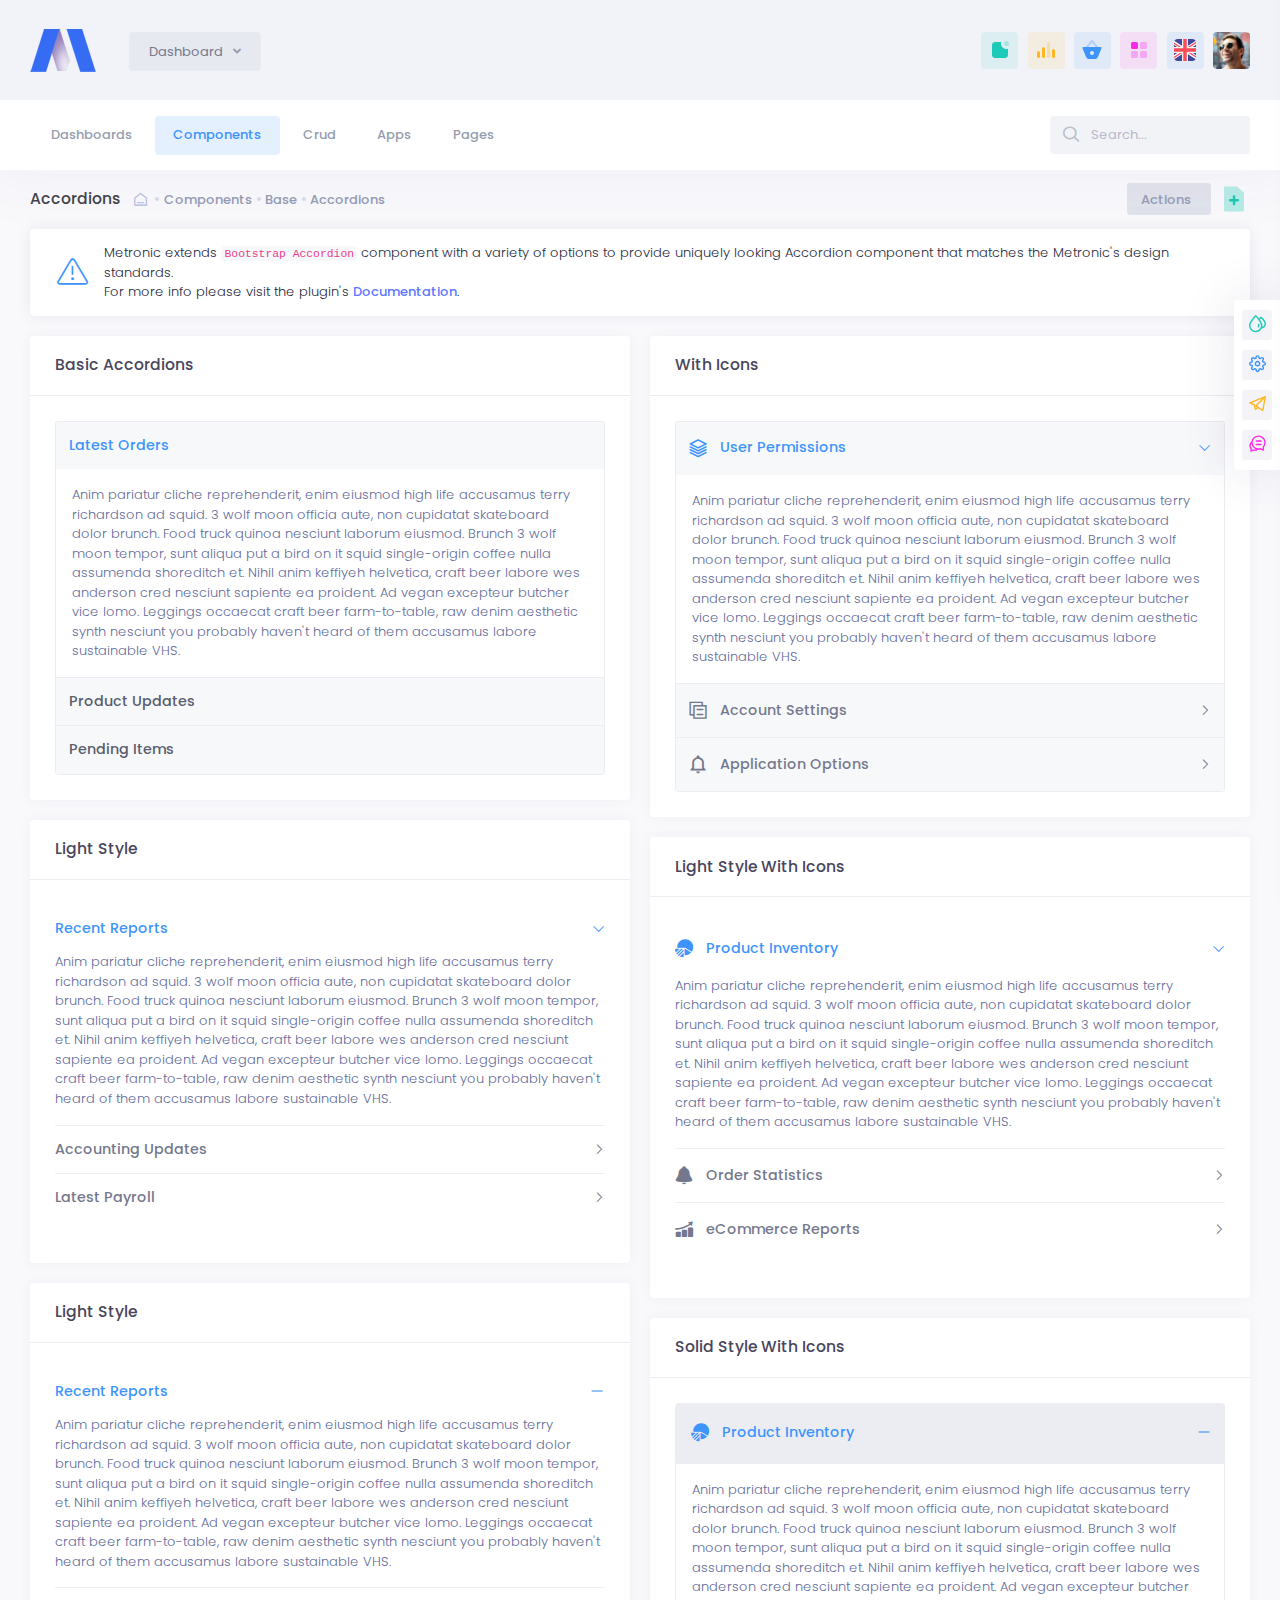
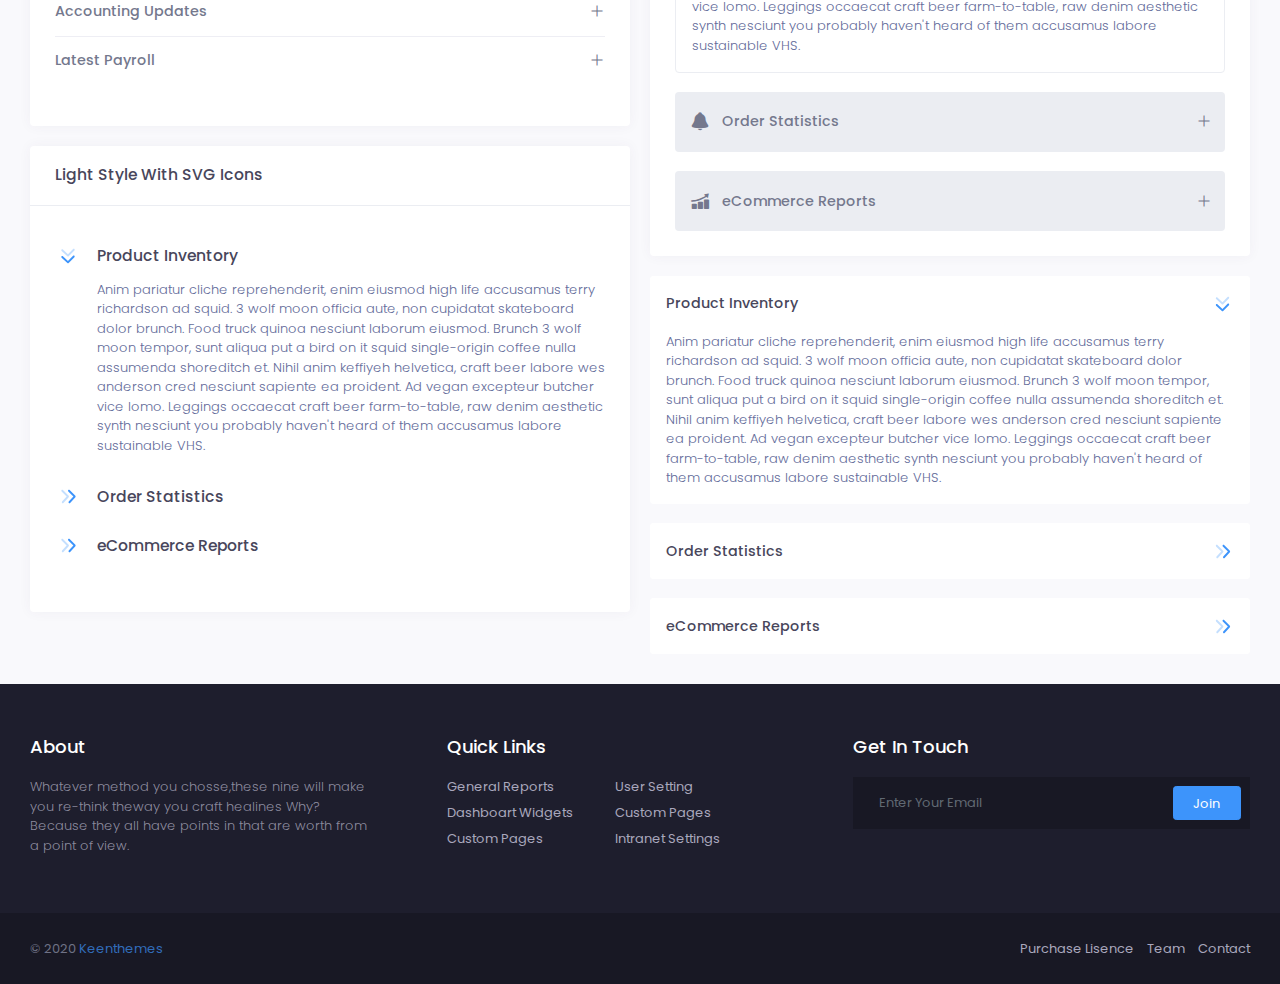
<file: components/base/accordions.html>
<!DOCTYPE html>

<!--
Template Name: Metronic - Responsive Admin Dashboard Template build with Twitter Bootstrap 4 & Angular 8
Author: KeenThemes
Website: http://www.keenthemes.com/
Contact: support@keenthemes.com
Follow: www.twitter.com/keenthemes
Dribbble: www.dribbble.com/keenthemes
Like: www.facebook.com/keenthemes
Purchase: http://themeforest.net/item/metronic-responsive-admin-dashboard-template/4021469?ref=keenthemes
Renew Support: http://themeforest.net/item/metronic-responsive-admin-dashboard-template/4021469?ref=keenthemes
License: You must have a valid license purchased only from themeforest(the above link) in order to legally use the theme for your project.
-->
<html lang="en">

	<!-- begin::Head -->
	<head>
		<base href="../../">
		<meta charset="utf-8" />
		<title>Metronic | Accordions</title>
		<meta name="description" content="Accordion examples">
		<meta name="viewport" content="width=device-width, initial-scale=1, shrink-to-fit=no">

		<!--begin::Fonts -->
		<link rel="stylesheet" href="https://fonts.googleapis.com/css?family=Poppins:300,400,500,600,700">

		<!--end::Fonts -->

		<!--begin::Global Theme Styles(used by all pages) -->
		<link href="assets/plugins/global/plugins.bundle.css" rel="stylesheet" type="text/css" />
		<link href="assets/css/style.bundle.css" rel="stylesheet" type="text/css" />

		<!--end::Global Theme Styles -->

		<!--begin::Layout Skins(used by all pages) -->

		<!--end::Layout Skins -->
		<link rel="shortcut icon" href="assets/media/logos/favicon.ico" />
	</head>

	<!-- end::Head -->

	<!-- begin::Body -->
	<body class="kt-page--loading-enabled kt-page--loading kt-header--fixed kt-header--minimize-topbar kt-header-mobile--fixed kt-quick-panel--right kt-demo-panel--right kt-offcanvas-panel--right kt-subheader--enabled kt-subheader--transparent kt-page--loading">

		<!-- begin::Page loader -->

		<!-- end::Page Loader -->

		<!-- begin:: Page -->

		<!-- begin:: Header Mobile -->
		<div id="kt_header_mobile" class="kt-header-mobile  kt-header-mobile--fixed ">
			<div class="kt-header-mobile__brand">
				<a class="kt-header-mobile__logo" href="?page=index">
					<img alt="Logo" src="assets/media/logos/logo-5-sm.png" />
				</a>
				<div class="kt-header-mobile__nav">
					<div class="dropdown">
						<button type="button" class="btn btn-icon" data-toggle="dropdown" aria-haspopup="true" aria-expanded="true">
							<svg xmlns="http://www.w3.org/2000/svg" xmlns:xlink="http://www.w3.org/1999/xlink" width="24px" height="24px" viewBox="0 0 24 24" version="1.1" class="kt-svg-icon kt-svg-icon--md kt-svg-icon--success">
								<g stroke="none" stroke-width="1" fill="none" fill-rule="evenodd">
									<rect x="0" y="0" width="24" height="24" />
									<path d="M15.9956071,6 L9,6 C7.34314575,6 6,7.34314575 6,9 L6,15.9956071 C4.70185442,15.9316381 4,15.1706419 4,13.8181818 L4,6.18181818 C4,4.76751186 4.76751186,4 6.18181818,4 L13.8181818,4 C15.1706419,4 15.9316381,4.70185442 15.9956071,6 Z" fill="#000000" fill-rule="nonzero" opacity="0.3" />
									<path d="M10.1818182,8 L17.8181818,8 C19.2324881,8 20,8.76751186 20,10.1818182 L20,17.8181818 C20,19.2324881 19.2324881,20 17.8181818,20 L10.1818182,20 C8.76751186,20 8,19.2324881 8,17.8181818 L8,10.1818182 C8,8.76751186 8.76751186,8 10.1818182,8 Z" fill="#000000" />
								</g>
							</svg> </button>
						<div class="dropdown-menu dropdown-menu-fit dropdown-menu-md">
							<ul class="kt-nav kt-nav--bold kt-nav--md-space kt-margin-t-20 kt-margin-b-20">
								<li class="kt-nav__item">
									<a class="kt-nav__link active" href="#">
										<span class="kt-nav__link-icon"><i class="flaticon2-user"></i></span>
										<span class="kt-nav__link-text">Human Resources</span>
									</a>
								</li>
								<li class="kt-nav__item">
									<a class="kt-nav__link" href="#">
										<span class="kt-nav__link-icon"><i class="flaticon-feed"></i></span>
										<span class="kt-nav__link-text">Customer Relationship</span>
									</a>
								</li>
								<li class="kt-nav__item">
									<a class="kt-nav__link" href="#">
										<span class="kt-nav__link-icon"><i class="flaticon2-settings"></i></span>
										<span class="kt-nav__link-text">Order Processing</span>
									</a>
								</li>
								<li class="kt-nav__item">
									<a class="kt-nav__link" href="#">
										<span class="kt-nav__link-icon"><i class="flaticon2-chart2"></i></span>
										<span class="kt-nav__link-text">Accounting</span>
									</a>
								</li>
								<li class="kt-nav__separator"></li>
								<li class="kt-nav__item">
									<a class="kt-nav__link" href="#">
										<span class="kt-nav__link-icon"><i class="flaticon-security"></i></span>
										<span class="kt-nav__link-text">Finance</span>
									</a>
								</li>
								<li class="kt-nav__item">
									<a class="kt-nav__link" href="#">
										<span class="kt-nav__link-icon"><i class="flaticon2-cup"></i></span>
										<span class="kt-nav__link-text">Administration</span>
									</a>
								</li>
							</ul>
						</div>
					</div>
				</div>
			</div>
			<div class="kt-header-mobile__toolbar">
				<button class="kt-header-mobile__toolbar-toggler" id="kt_header_mobile_toggler"><span></span></button>
				<button class="kt-header-mobile__toolbar-topbar-toggler" id="kt_header_mobile_topbar_toggler"><i class="flaticon-more-1"></i></button>
			</div>
		</div>

		<!-- end:: Header Mobile -->
		<div class="kt-grid kt-grid--hor kt-grid--root">
			<div class="kt-grid__item kt-grid__item--fluid kt-grid kt-grid--ver kt-page">
				<div class="kt-grid__item kt-grid__item--fluid kt-grid kt-grid--hor kt-wrapper " id="kt_wrapper">

					<!-- begin:: Header -->
					<div id="kt_header" class="kt-header kt-grid__item  kt-header--fixed " data-ktheader-minimize="on">
						<div class="kt-header__top">
							<div class="kt-container ">

								<!-- begin:: Brand -->
								<div class="kt-header__brand   kt-grid__item" id="kt_header_brand">
									<div class="kt-header__brand-logo">
										<a href="index.html">
											<img alt="Logo" src="assets/media/logos/logo-5.png" />
										</a>
									</div>
									<div class="kt-header__brand-nav">
										<div class="dropdown">
											<button type="button" class="btn btn-pill btn-default dropdown-toggle" data-toggle="dropdown" aria-haspopup="true" aria-expanded="true">
												Dashboard
											</button>
											<div class="dropdown-menu dropdown-menu-fit dropdown-menu-md">
												<ul class="kt-nav kt-nav--bold kt-nav--md-space kt-margin-t-20 kt-margin-b-20">
													<li class="kt-nav__item">
														<a class="kt-nav__link active" href="#">
															<span class="kt-nav__link-icon"><i class="flaticon2-user"></i></span>
															<span class="kt-nav__link-text">Human Resources</span>
														</a>
													</li>
													<li class="kt-nav__item">
														<a class="kt-nav__link" href="#">
															<span class="kt-nav__link-icon"><i class="flaticon-feed"></i></span>
															<span class="kt-nav__link-text">Customer Relationship</span>
														</a>
													</li>
													<li class="kt-nav__item">
														<a class="kt-nav__link" href="#">
															<span class="kt-nav__link-icon"><i class="flaticon2-settings"></i></span>
															<span class="kt-nav__link-text">Order Processing</span>
														</a>
													</li>
													<li class="kt-nav__item">
														<a class="kt-nav__link" href="#">
															<span class="kt-nav__link-icon"><i class="flaticon2-chart2"></i></span>
															<span class="kt-nav__link-text">Accounting</span>
														</a>
													</li>
													<li class="kt-nav__separator"></li>
													<li class="kt-nav__item">
														<a class="kt-nav__link" href="#">
															<span class="kt-nav__link-icon"><i class="flaticon-security"></i></span>
															<span class="kt-nav__link-text">Finance</span>
														</a>
													</li>
													<li class="kt-nav__item">
														<a class="kt-nav__link" href="#">
															<span class="kt-nav__link-icon"><i class="flaticon2-cup"></i></span>
															<span class="kt-nav__link-text">Administration</span>
														</a>
													</li>
												</ul>
											</div>
										</div>
									</div>
								</div>

								<!-- end:: Brand -->

								<!-- begin:: Header Topbar -->
								<div class="kt-header__topbar">

									<!--begin: Search -->
									<div class="kt-header__topbar-item kt-header__topbar-item--search dropdown kt-hidden-desktop" id="kt_quick_search_toggle">
										<div class="kt-header__topbar-wrapper" data-toggle="dropdown" data-offset="10px,10px">
											<span class="kt-header__topbar-icon kt-header__topbar-icon--success">
												<svg xmlns="http://www.w3.org/2000/svg" xmlns:xlink="http://www.w3.org/1999/xlink" width="24px" height="24px" viewBox="0 0 24 24" version="1.1" class="kt-svg-icon">
													<g stroke="none" stroke-width="1" fill="none" fill-rule="evenodd">
														<rect x="0" y="0" width="24" height="24" />
														<path d="M14.2928932,16.7071068 C13.9023689,16.3165825 13.9023689,15.6834175 14.2928932,15.2928932 C14.6834175,14.9023689 15.3165825,14.9023689 15.7071068,15.2928932 L19.7071068,19.2928932 C20.0976311,19.6834175 20.0976311,20.3165825 19.7071068,20.7071068 C19.3165825,21.0976311 18.6834175,21.0976311 18.2928932,20.7071068 L14.2928932,16.7071068 Z" fill="#000000" fill-rule="nonzero" opacity="0.3" />
														<path d="M11,16 C13.7614237,16 16,13.7614237 16,11 C16,8.23857625 13.7614237,6 11,6 C8.23857625,6 6,8.23857625 6,11 C6,13.7614237 8.23857625,16 11,16 Z M11,18 C7.13400675,18 4,14.8659932 4,11 C4,7.13400675 7.13400675,4 11,4 C14.8659932,4 18,7.13400675 18,11 C18,14.8659932 14.8659932,18 11,18 Z" fill="#000000" fill-rule="nonzero" />
													</g>
												</svg>

												<!--<i class="flaticon2-search-1"></i>-->
											</span>
										</div>
										<div class="dropdown-menu dropdown-menu-fit dropdown-menu-right dropdown-menu-anim dropdown-menu-lg">
											<div class="kt-quick-search kt-quick-search--dropdown kt-quick-search--result-compact" id="kt_quick_search_dropdown">
												<form method="get" class="kt-quick-search__form">
													<div class="input-group">
														<div class="input-group-prepend"><span class="input-group-text"><i class="flaticon2-search-1"></i></span></div>
														<input type="text" class="form-control kt-quick-search__input" placeholder="Search...">
														<div class="input-group-append"><span class="input-group-text"><i class="la la-close kt-quick-search__close"></i></span></div>
													</div>
												</form>
												<div class="kt-quick-search__wrapper kt-scroll" data-scroll="true" data-height="325" data-mobile-height="200">
												</div>
											</div>
										</div>
									</div>

									<!--end: Search -->

									<!--begin: Notifications -->
									<div class="kt-header__topbar-item dropdown">
										<div class="kt-header__topbar-wrapper" data-toggle="dropdown" data-offset="10px,10px">
											<span class="kt-header__topbar-icon kt-header__topbar-icon--success">
												<svg xmlns="http://www.w3.org/2000/svg" xmlns:xlink="http://www.w3.org/1999/xlink" width="24px" height="24px" viewBox="0 0 24 24" version="1.1" class="kt-svg-icon">
													<g stroke="none" stroke-width="1" fill="none" fill-rule="evenodd">
														<rect x="0" y="0" width="24" height="24" />
														<path d="M13.2070325,4 C13.0721672,4.47683179 13,4.97998812 13,5.5 C13,8.53756612 15.4624339,11 18.5,11 C19.0200119,11 19.5231682,10.9278328 20,10.7929675 L20,17 C20,18.6568542 18.6568542,20 17,20 L7,20 C5.34314575,20 4,18.6568542 4,17 L4,7 C4,5.34314575 5.34314575,4 7,4 L13.2070325,4 Z" fill="#000000" />
														<circle fill="#000000" opacity="0.3" cx="18.5" cy="5.5" r="2.5" />
													</g>
												</svg>

												<!--<i class="flaticon2-bell-alarm-symbol"></i>-->
											</span>
											<span class="kt-hidden kt-badge kt-badge--danger"></span>
										</div>
										<div class="dropdown-menu dropdown-menu-fit dropdown-menu-right dropdown-menu-anim dropdown-menu-xl">
											<form>

												<!--begin: Head -->
												<div class="kt-head kt-head--skin-light kt-head--fit-x kt-head--fit-b">
													<h3 class="kt-head__title">
														User Notifications
														&nbsp;
														<span class="btn btn-label-primary btn-sm btn-bold btn-font-md">23 new</span>
													</h3>
													<ul class="nav nav-tabs nav-tabs-line nav-tabs-bold nav-tabs-line-3x nav-tabs-line-brand  kt-notification-item-padding-x" role="tablist">
														<li class="nav-item">
															<a class="nav-link active show" data-toggle="tab" href="#topbar_notifications_notifications" role="tab" aria-selected="true">Alerts</a>
														</li>
														<li class="nav-item">
															<a class="nav-link" data-toggle="tab" href="#topbar_notifications_events" role="tab" aria-selected="false">Events</a>
														</li>
														<li class="nav-item">
															<a class="nav-link" data-toggle="tab" href="#topbar_notifications_logs" role="tab" aria-selected="false">Logs</a>
														</li>
													</ul>
												</div>

												<!--end: Head -->
												<div class="tab-content">
													<div class="tab-pane active show" id="topbar_notifications_notifications" role="tabpanel">
														<div class="kt-notification kt-margin-t-10 kt-margin-b-10 kt-scroll" data-scroll="true" data-height="300" data-mobile-height="200">
															<a href="#" class="kt-notification__item">
																<div class="kt-notification__item-icon">
																	<i class="flaticon2-line-chart kt-font-success"></i>
																</div>
																<div class="kt-notification__item-details">
																	<div class="kt-notification__item-title">
																		New order has been received
																	</div>
																	<div class="kt-notification__item-time">
																		2 hrs ago
																	</div>
																</div>
															</a>
															<a href="#" class="kt-notification__item">
																<div class="kt-notification__item-icon">
																	<i class="flaticon2-box-1 kt-font-brand"></i>
																</div>
																<div class="kt-notification__item-details">
																	<div class="kt-notification__item-title">
																		New customer is registered
																	</div>
																	<div class="kt-notification__item-time">
																		3 hrs ago
																	</div>
																</div>
															</a>
															<a href="#" class="kt-notification__item">
																<div class="kt-notification__item-icon">
																	<i class="flaticon2-chart2 kt-font-danger"></i>
																</div>
																<div class="kt-notification__item-details">
																	<div class="kt-notification__item-title">
																		Application has been approved
																	</div>
																	<div class="kt-notification__item-time">
																		3 hrs ago
																	</div>
																</div>
															</a>
															<a href="#" class="kt-notification__item">
																<div class="kt-notification__item-icon">
																	<i class="flaticon2-image-file kt-font-warning"></i>
																</div>
																<div class="kt-notification__item-details">
																	<div class="kt-notification__item-title">
																		New file has been uploaded
																	</div>
																	<div class="kt-notification__item-time">
																		5 hrs ago
																	</div>
																</div>
															</a>
															<a href="#" class="kt-notification__item">
																<div class="kt-notification__item-icon">
																	<i class="flaticon2-drop kt-font-info"></i>
																</div>
																<div class="kt-notification__item-details">
																	<div class="kt-notification__item-title">
																		New user feedback received
																	</div>
																	<div class="kt-notification__item-time">
																		8 hrs ago
																	</div>
																</div>
															</a>
															<a href="#" class="kt-notification__item">
																<div class="kt-notification__item-icon">
																	<i class="flaticon2-pie-chart-2 kt-font-success"></i>
																</div>
																<div class="kt-notification__item-details">
																	<div class="kt-notification__item-title">
																		System reboot has been successfully completed
																	</div>
																	<div class="kt-notification__item-time">
																		12 hrs ago
																	</div>
																</div>
															</a>
															<a href="#" class="kt-notification__item">
																<div class="kt-notification__item-icon">
																	<i class="flaticon2-favourite kt-font-danger"></i>
																</div>
																<div class="kt-notification__item-details">
																	<div class="kt-notification__item-title">
																		New order has been placed
																	</div>
																	<div class="kt-notification__item-time">
																		15 hrs ago
																	</div>
																</div>
															</a>
															<a href="#" class="kt-notification__item kt-notification__item--read">
																<div class="kt-notification__item-icon">
																	<i class="flaticon2-safe kt-font-primary"></i>
																</div>
																<div class="kt-notification__item-details">
																	<div class="kt-notification__item-title">
																		Company meeting canceled
																	</div>
																	<div class="kt-notification__item-time">
																		19 hrs ago
																	</div>
																</div>
															</a>
															<a href="#" class="kt-notification__item">
																<div class="kt-notification__item-icon">
																	<i class="flaticon2-psd kt-font-success"></i>
																</div>
																<div class="kt-notification__item-details">
																	<div class="kt-notification__item-title">
																		New report has been received
																	</div>
																	<div class="kt-notification__item-time">
																		23 hrs ago
																	</div>
																</div>
															</a>
															<a href="#" class="kt-notification__item">
																<div class="kt-notification__item-icon">
																	<i class="flaticon-download-1 kt-font-danger"></i>
																</div>
																<div class="kt-notification__item-details">
																	<div class="kt-notification__item-title">
																		Finance report has been generated
																	</div>
																	<div class="kt-notification__item-time">
																		25 hrs ago
																	</div>
																</div>
															</a>
															<a href="#" class="kt-notification__item">
																<div class="kt-notification__item-icon">
																	<i class="flaticon-security kt-font-warning"></i>
																</div>
																<div class="kt-notification__item-details">
																	<div class="kt-notification__item-title">
																		New customer comment recieved
																	</div>
																	<div class="kt-notification__item-time">
																		2 days ago
																	</div>
																</div>
															</a>
															<a href="#" class="kt-notification__item">
																<div class="kt-notification__item-icon">
																	<i class="flaticon2-pie-chart kt-font-success"></i>
																</div>
																<div class="kt-notification__item-details">
																	<div class="kt-notification__item-title">
																		New customer is registered
																	</div>
																	<div class="kt-notification__item-time">
																		3 days ago
																	</div>
																</div>
															</a>
														</div>
													</div>
													<div class="tab-pane" id="topbar_notifications_events" role="tabpanel">
														<div class="kt-notification kt-margin-t-10 kt-margin-b-10 kt-scroll" data-scroll="true" data-height="300" data-mobile-height="200">
															<a href="#" class="kt-notification__item">
																<div class="kt-notification__item-icon">
																	<i class="flaticon2-psd kt-font-success"></i>
																</div>
																<div class="kt-notification__item-details">
																	<div class="kt-notification__item-title">
																		New report has been received
																	</div>
																	<div class="kt-notification__item-time">
																		23 hrs ago
																	</div>
																</div>
															</a>
															<a href="#" class="kt-notification__item">
																<div class="kt-notification__item-icon">
																	<i class="flaticon-download-1 kt-font-danger"></i>
																</div>
																<div class="kt-notification__item-details">
																	<div class="kt-notification__item-title">
																		Finance report has been generated
																	</div>
																	<div class="kt-notification__item-time">
																		25 hrs ago
																	</div>
																</div>
															</a>
															<a href="#" class="kt-notification__item">
																<div class="kt-notification__item-icon">
																	<i class="flaticon2-line-chart kt-font-success"></i>
																</div>
																<div class="kt-notification__item-details">
																	<div class="kt-notification__item-title">
																		New order has been received
																	</div>
																	<div class="kt-notification__item-time">
																		2 hrs ago
																	</div>
																</div>
															</a>
															<a href="#" class="kt-notification__item">
																<div class="kt-notification__item-icon">
																	<i class="flaticon2-box-1 kt-font-brand"></i>
																</div>
																<div class="kt-notification__item-details">
																	<div class="kt-notification__item-title">
																		New customer is registered
																	</div>
																	<div class="kt-notification__item-time">
																		3 hrs ago
																	</div>
																</div>
															</a>
															<a href="#" class="kt-notification__item">
																<div class="kt-notification__item-icon">
																	<i class="flaticon2-chart2 kt-font-danger"></i>
																</div>
																<div class="kt-notification__item-details">
																	<div class="kt-notification__item-title">
																		Application has been approved
																	</div>
																	<div class="kt-notification__item-time">
																		3 hrs ago
																	</div>
																</div>
															</a>
															<a href="#" class="kt-notification__item">
																<div class="kt-notification__item-icon">
																	<i class="flaticon2-image-file kt-font-warning"></i>
																</div>
																<div class="kt-notification__item-details">
																	<div class="kt-notification__item-title">
																		New file has been uploaded
																	</div>
																	<div class="kt-notification__item-time">
																		5 hrs ago
																	</div>
																</div>
															</a>
															<a href="#" class="kt-notification__item">
																<div class="kt-notification__item-icon">
																	<i class="flaticon2-drop kt-font-info"></i>
																</div>
																<div class="kt-notification__item-details">
																	<div class="kt-notification__item-title">
																		New user feedback received
																	</div>
																	<div class="kt-notification__item-time">
																		8 hrs ago
																	</div>
																</div>
															</a>
															<a href="#" class="kt-notification__item">
																<div class="kt-notification__item-icon">
																	<i class="flaticon2-pie-chart-2 kt-font-success"></i>
																</div>
																<div class="kt-notification__item-details">
																	<div class="kt-notification__item-title">
																		System reboot has been successfully completed
																	</div>
																	<div class="kt-notification__item-time">
																		12 hrs ago
																	</div>
																</div>
															</a>
															<a href="#" class="kt-notification__item">
																<div class="kt-notification__item-icon">
																	<i class="flaticon2-favourite kt-font-brand"></i>
																</div>
																<div class="kt-notification__item-details">
																	<div class="kt-notification__item-title">
																		New order has been placed
																	</div>
																	<div class="kt-notification__item-time">
																		15 hrs ago
																	</div>
																</div>
															</a>
															<a href="#" class="kt-notification__item kt-notification__item--read">
																<div class="kt-notification__item-icon">
																	<i class="flaticon2-safe kt-font-primary"></i>
																</div>
																<div class="kt-notification__item-details">
																	<div class="kt-notification__item-title">
																		Company meeting canceled
																	</div>
																	<div class="kt-notification__item-time">
																		19 hrs ago
																	</div>
																</div>
															</a>
															<a href="#" class="kt-notification__item">
																<div class="kt-notification__item-icon">
																	<i class="flaticon2-psd kt-font-success"></i>
																</div>
																<div class="kt-notification__item-details">
																	<div class="kt-notification__item-title">
																		New report has been received
																	</div>
																	<div class="kt-notification__item-time">
																		23 hrs ago
																	</div>
																</div>
															</a>
															<a href="#" class="kt-notification__item">
																<div class="kt-notification__item-icon">
																	<i class="flaticon-download-1 kt-font-danger"></i>
																</div>
																<div class="kt-notification__item-details">
																	<div class="kt-notification__item-title">
																		Finance report has been generated
																	</div>
																	<div class="kt-notification__item-time">
																		25 hrs ago
																	</div>
																</div>
															</a>
															<a href="#" class="kt-notification__item">
																<div class="kt-notification__item-icon">
																	<i class="flaticon-security kt-font-warning"></i>
																</div>
																<div class="kt-notification__item-details">
																	<div class="kt-notification__item-title">
																		New customer comment recieved
																	</div>
																	<div class="kt-notification__item-time">
																		2 days ago
																	</div>
																</div>
															</a>
															<a href="#" class="kt-notification__item">
																<div class="kt-notification__item-icon">
																	<i class="flaticon2-pie-chart kt-font-success"></i>
																</div>
																<div class="kt-notification__item-details">
																	<div class="kt-notification__item-title">
																		New customer is registered
																	</div>
																	<div class="kt-notification__item-time">
																		3 days ago
																	</div>
																</div>
															</a>
														</div>
													</div>
													<div class="tab-pane" id="topbar_notifications_logs" role="tabpanel">
														<div class="kt-grid kt-grid--ver" style="min-height: 200px;">
															<div class="kt-grid kt-grid--hor kt-grid__item kt-grid__item--fluid kt-grid__item--middle">
																<div class="kt-grid__item kt-grid__item--middle kt-align-center">
																	All caught up!
																	<br>No new notifications.
																</div>
															</div>
														</div>
													</div>
												</div>
											</form>
										</div>
									</div>

									<!--end: Notifications -->

									<!--begin: Quick actions -->
									<div class="kt-header__topbar-item dropdown">
										<div class="kt-header__topbar-wrapper" data-toggle="dropdown" data-offset="10px,10px">
											<span class="kt-header__topbar-icon kt-header__topbar-icon--warning">
												<svg xmlns="http://www.w3.org/2000/svg" xmlns:xlink="http://www.w3.org/1999/xlink" width="24px" height="24px" viewBox="0 0 24 24" version="1.1" class="kt-svg-icon">
													<g stroke="none" stroke-width="1" fill="none" fill-rule="evenodd">
														<rect x="0" y="0" width="24" height="24" />
														<rect fill="#000000" opacity="0.3" x="13" y="4" width="3" height="16" rx="1.5" />
														<rect fill="#000000" x="8" y="9" width="3" height="11" rx="1.5" />
														<rect fill="#000000" x="18" y="11" width="3" height="9" rx="1.5" />
														<rect fill="#000000" x="3" y="13" width="3" height="7" rx="1.5" />
													</g>
												</svg>

												<!--<i class="flaticon2-gear"></i>-->
											</span>
										</div>
										<div class="dropdown-menu dropdown-menu-fit dropdown-menu-right dropdown-menu-anim dropdown-menu-xl">
											<form>

												<!--begin: Head -->
												<div class="kt-head kt-head--skin-light">
													<h3 class="kt-head__title">
														User Quick Actions
														<span class="kt-space-15"></span>
														<span class="btn btn-success btn-sm btn-bold btn-font-md">23 tasks pending</span>
													</h3>
												</div>

												<!--end: Head -->

												<!--begin: Grid Nav -->
												<div class="kt-grid-nav kt-grid-nav--skin-light">
													<div class="kt-grid-nav__row">
														<a href="#" class="kt-grid-nav__item">
															<span class="kt-grid-nav__icon">
																<svg xmlns="http://www.w3.org/2000/svg" xmlns:xlink="http://www.w3.org/1999/xlink" width="24px" height="24px" viewBox="0 0 24 24" version="1.1" class="kt-svg-icon kt-svg-icon--success kt-svg-icon--lg">
																	<g stroke="none" stroke-width="1" fill="none" fill-rule="evenodd">
																		<rect x="0" y="0" width="24" height="24" />
																		<path d="M4.3618034,10.2763932 L4.8618034,9.2763932 C4.94649941,9.10700119 5.11963097,9 5.30901699,9 L15.190983,9 C15.4671254,9 15.690983,9.22385763 15.690983,9.5 C15.690983,9.57762255 15.6729105,9.65417908 15.6381966,9.7236068 L15.1381966,10.7236068 C15.0535006,10.8929988 14.880369,11 14.690983,11 L4.80901699,11 C4.53287462,11 4.30901699,10.7761424 4.30901699,10.5 C4.30901699,10.4223775 4.32708954,10.3458209 4.3618034,10.2763932 Z M14.6381966,13.7236068 L14.1381966,14.7236068 C14.0535006,14.8929988 13.880369,15 13.690983,15 L4.80901699,15 C4.53287462,15 4.30901699,14.7761424 4.30901699,14.5 C4.30901699,14.4223775 4.32708954,14.3458209 4.3618034,14.2763932 L4.8618034,13.2763932 C4.94649941,13.1070012 5.11963097,13 5.30901699,13 L14.190983,13 C14.4671254,13 14.690983,13.2238576 14.690983,13.5 C14.690983,13.5776225 14.6729105,13.6541791 14.6381966,13.7236068 Z" fill="#000000" opacity="0.3" />
																		<path d="M17.369,7.618 C16.976998,7.08599734 16.4660031,6.69750122 15.836,6.4525 C15.2059968,6.20749878 14.590003,6.085 13.988,6.085 C13.2179962,6.085 12.5180032,6.2249986 11.888,6.505 C11.2579969,6.7850014 10.7155023,7.16999755 10.2605,7.66 C9.80549773,8.15000245 9.45550123,8.72399671 9.2105,9.382 C8.96549878,10.0400033 8.843,10.7539961 8.843,11.524 C8.843,12.3360041 8.96199881,13.0779966 9.2,13.75 C9.43800119,14.4220034 9.7774978,14.9994976 10.2185,15.4825 C10.6595022,15.9655024 11.1879969,16.3399987 11.804,16.606 C12.4200031,16.8720013 13.1129962,17.005 13.883,17.005 C14.681004,17.005 15.3879969,16.8475016 16.004,16.5325 C16.6200031,16.2174984 17.1169981,15.8010026 17.495,15.283 L19.616,16.774 C18.9579967,17.6000041 18.1530048,18.2404977 17.201,18.6955 C16.2489952,19.1505023 15.1360064,19.378 13.862,19.378 C12.6999942,19.378 11.6325049,19.1855019 10.6595,18.8005 C9.68649514,18.4154981 8.8500035,17.8765035 8.15,17.1835 C7.4499965,16.4904965 6.90400196,15.6645048 6.512,14.7055 C6.11999804,13.7464952 5.924,12.6860058 5.924,11.524 C5.924,10.333994 6.13049794,9.25950479 6.5435,8.3005 C6.95650207,7.34149521 7.5234964,6.52600336 8.2445,5.854 C8.96550361,5.18199664 9.8159951,4.66400182 10.796,4.3 C11.7760049,3.93599818 12.8399943,3.754 13.988,3.754 C14.4640024,3.754 14.9609974,3.79949954 15.479,3.8905 C15.9970026,3.98150045 16.4939976,4.12149906 16.97,4.3105 C17.4460024,4.49950095 17.8939979,4.7339986 18.314,5.014 C18.7340021,5.2940014 19.0909985,5.62999804 19.385,6.022 L17.369,7.618 Z" fill="#000000" />
																	</g>
																</svg> </span>
															<span class="kt-grid-nav__title">Accounting</span>
															<span class="kt-grid-nav__desc">eCommerce</span>
														</a>
														<a href="#" class="kt-grid-nav__item">
															<span class="kt-grid-nav__icon">
																<svg xmlns="http://www.w3.org/2000/svg" xmlns:xlink="http://www.w3.org/1999/xlink" width="24px" height="24px" viewBox="0 0 24 24" version="1.1" class="kt-svg-icon kt-svg-icon--success kt-svg-icon--lg">
																	<g stroke="none" stroke-width="1" fill="none" fill-rule="evenodd">
																		<rect x="0" y="0" width="24" height="24" />
																		<path d="M14.8571499,13 C14.9499122,12.7223297 15,12.4263059 15,12.1190476 L15,6.88095238 C15,5.28984632 13.6568542,4 12,4 L11.7272727,4 C10.2210416,4 9,5.17258756 9,6.61904762 L10.0909091,6.61904762 C10.0909091,5.75117158 10.823534,5.04761905 11.7272727,5.04761905 L12,5.04761905 C13.0543618,5.04761905 13.9090909,5.86843034 13.9090909,6.88095238 L13.9090909,12.1190476 C13.9090909,12.4383379 13.8240964,12.7385644 13.6746497,13 L10.3253503,13 C10.1759036,12.7385644 10.0909091,12.4383379 10.0909091,12.1190476 L10.0909091,9.5 C10.0909091,9.06606198 10.4572216,8.71428571 10.9090909,8.71428571 C11.3609602,8.71428571 11.7272727,9.06606198 11.7272727,9.5 L11.7272727,11.3333333 L12.8181818,11.3333333 L12.8181818,9.5 C12.8181818,8.48747796 11.9634527,7.66666667 10.9090909,7.66666667 C9.85472911,7.66666667 9,8.48747796 9,9.5 L9,12.1190476 C9,12.4263059 9.0500878,12.7223297 9.14285008,13 L6,13 C5.44771525,13 5,12.5522847 5,12 L5,3 C5,2.44771525 5.44771525,2 6,2 L18,2 C18.5522847,2 19,2.44771525 19,3 L19,12 C19,12.5522847 18.5522847,13 18,13 L14.8571499,13 Z" fill="#000000" opacity="0.3" />
																		<path d="M9,10.3333333 L9,12.1190476 C9,13.7101537 10.3431458,15 12,15 C13.6568542,15 15,13.7101537 15,12.1190476 L15,10.3333333 L20.2072547,6.57253826 C20.4311176,6.4108595 20.7436609,6.46126971 20.9053396,6.68513259 C20.9668779,6.77033951 21,6.87277228 21,6.97787787 L21,17 C21,18.1045695 20.1045695,19 19,19 L5,19 C3.8954305,19 3,18.1045695 3,17 L3,6.97787787 C3,6.70173549 3.22385763,6.47787787 3.5,6.47787787 C3.60510559,6.47787787 3.70753836,6.51099993 3.79274528,6.57253826 L9,10.3333333 Z M10.0909091,11.1212121 L12,12.5 L13.9090909,11.1212121 L13.9090909,12.1190476 C13.9090909,13.1315697 13.0543618,13.952381 12,13.952381 C10.9456382,13.952381 10.0909091,13.1315697 10.0909091,12.1190476 L10.0909091,11.1212121 Z" fill="#000000" />
																	</g>
																</svg> </span>
															<span class="kt-grid-nav__title">Administration</span>
															<span class="kt-grid-nav__desc">Console</span>
														</a>
													</div>
													<div class="kt-grid-nav__row">
														<a href="#" class="kt-grid-nav__item">
															<span class="kt-grid-nav__icon">
																<svg xmlns="http://www.w3.org/2000/svg" xmlns:xlink="http://www.w3.org/1999/xlink" width="24px" height="24px" viewBox="0 0 24 24" version="1.1" class="kt-svg-icon kt-svg-icon--success kt-svg-icon--lg">
																	<g stroke="none" stroke-width="1" fill="none" fill-rule="evenodd">
																		<rect x="0" y="0" width="24" height="24" />
																		<path d="M4,9.67471899 L10.880262,13.6470401 C10.9543486,13.689814 11.0320333,13.7207107 11.1111111,13.740321 L11.1111111,21.4444444 L4.49070127,17.526473 C4.18655139,17.3464765 4,17.0193034 4,16.6658832 L4,9.67471899 Z M20,9.56911707 L20,16.6658832 C20,17.0193034 19.8134486,17.3464765 19.5092987,17.526473 L12.8888889,21.4444444 L12.8888889,13.6728275 C12.9050191,13.6647696 12.9210067,13.6561758 12.9368301,13.6470401 L20,9.56911707 Z" fill="#000000" />
																		<path d="M4.21611835,7.74669402 C4.30015839,7.64056877 4.40623188,7.55087574 4.5299008,7.48500698 L11.5299008,3.75665466 C11.8237589,3.60013944 12.1762411,3.60013944 12.4700992,3.75665466 L19.4700992,7.48500698 C19.5654307,7.53578262 19.6503066,7.60071528 19.7226939,7.67641889 L12.0479413,12.1074394 C11.9974761,12.1365754 11.9509488,12.1699127 11.9085461,12.2067543 C11.8661433,12.1699127 11.819616,12.1365754 11.7691509,12.1074394 L4.21611835,7.74669402 Z" fill="#000000" opacity="0.3" />
																	</g>
																</svg> </span>
															<span class="kt-grid-nav__title">Projects</span>
															<span class="kt-grid-nav__desc">Pending Tasks</span>
														</a>
														<a href="#" class="kt-grid-nav__item">
															<span class="kt-grid-nav__icon">
																<svg xmlns="http://www.w3.org/2000/svg" xmlns:xlink="http://www.w3.org/1999/xlink" width="24px" height="24px" viewBox="0 0 24 24" version="1.1" class="kt-svg-icon kt-svg-icon--success kt-svg-icon--lg">
																	<g stroke="none" stroke-width="1" fill="none" fill-rule="evenodd">
																		<polygon points="0 0 24 0 24 24 0 24" />
																		<path d="M18,14 C16.3431458,14 15,12.6568542 15,11 C15,9.34314575 16.3431458,8 18,8 C19.6568542,8 21,9.34314575 21,11 C21,12.6568542 19.6568542,14 18,14 Z M9,11 C6.790861,11 5,9.209139 5,7 C5,4.790861 6.790861,3 9,3 C11.209139,3 13,4.790861 13,7 C13,9.209139 11.209139,11 9,11 Z" fill="#000000" fill-rule="nonzero" opacity="0.3" />
																		<path d="M17.6011961,15.0006174 C21.0077043,15.0378534 23.7891749,16.7601418 23.9984937,20.4 C24.0069246,20.5466056 23.9984937,21 23.4559499,21 L19.6,21 C19.6,18.7490654 18.8562935,16.6718327 17.6011961,15.0006174 Z M0.00065168429,20.1992055 C0.388258525,15.4265159 4.26191235,13 8.98334134,13 C13.7712164,13 17.7048837,15.2931929 17.9979143,20.2 C18.0095879,20.3954741 17.9979143,21 17.2466999,21 C13.541124,21 8.03472472,21 0.727502227,21 C0.476712155,21 -0.0204617505,20.45918 0.00065168429,20.1992055 Z" fill="#000000" fill-rule="nonzero" />
																	</g>
																</svg> </span>
															<span class="kt-grid-nav__title">Customers</span>
															<span class="kt-grid-nav__desc">Latest cases</span>
														</a>
													</div>
												</div>

												<!--end: Grid Nav -->
											</form>
										</div>
									</div>

									<!--end: Quick actions -->

									<!--begin: Cart -->
									<div class="kt-header__topbar-item dropdown">
										<div class="kt-header__topbar-wrapper" data-toggle="dropdown" data-offset="10px,10px">
											<span class="kt-header__topbar-icon kt-header__topbar-icon--brand">
												<svg xmlns="http://www.w3.org/2000/svg" xmlns:xlink="http://www.w3.org/1999/xlink" width="24px" height="24px" viewBox="0 0 24 24" version="1.1" class="kt-svg-icon">
													<g stroke="none" stroke-width="1" fill="none" fill-rule="evenodd">
														<rect x="0" y="0" width="24" height="24" />
														<path d="M12,4.56204994 L7.76822128,9.6401844 C7.4146572,10.0644613 6.7840925,10.1217854 6.3598156,9.76822128 C5.9355387,9.4146572 5.87821464,8.7840925 6.23177872,8.3598156 L11.2317787,2.3598156 C11.6315738,1.88006147 12.3684262,1.88006147 12.7682213,2.3598156 L17.7682213,8.3598156 C18.1217854,8.7840925 18.0644613,9.4146572 17.6401844,9.76822128 C17.2159075,10.1217854 16.5853428,10.0644613 16.2317787,9.6401844 L12,4.56204994 Z" fill="#000000" fill-rule="nonzero" opacity="0.3" />
														<path d="M3.5,9 L20.5,9 C21.0522847,9 21.5,9.44771525 21.5,10 C21.5,10.132026 21.4738562,10.2627452 21.4230769,10.3846154 L17.7692308,19.1538462 C17.3034221,20.271787 16.2111026,21 15,21 L9,21 C7.78889745,21 6.6965779,20.271787 6.23076923,19.1538462 L2.57692308,10.3846154 C2.36450587,9.87481408 2.60558331,9.28934029 3.11538462,9.07692308 C3.23725479,9.02614384 3.36797398,9 3.5,9 Z M12,17 C13.1045695,17 14,16.1045695 14,15 C14,13.8954305 13.1045695,13 12,13 C10.8954305,13 10,13.8954305 10,15 C10,16.1045695 10.8954305,17 12,17 Z" fill="#000000" />
													</g>
												</svg>

												<!--<i class="flaticon2-shopping-cart-1"></i>-->
											</span>
										</div>
										<div class="dropdown-menu dropdown-menu-fit dropdown-menu-right dropdown-menu-anim dropdown-menu-xl">
											<form>

												<!-- begin:: Mycart -->
												<div class="kt-mycart">
													<div class="kt-mycart__head kt-head" style="background-image: url(assets/media/misc/bg-1.jpg);">
														<div class="kt-mycart__info">
															<span class="kt-mycart__icon"><i class="flaticon2-shopping-cart-1 kt-font-success"></i></span>
															<h3 class="kt-mycart__title">My Cart</h3>
														</div>
														<div class="kt-mycart__button">
															<button type="button" class="btn btn-success btn-sm" style=" ">2 Items</button>
														</div>
													</div>
													<div class="kt-mycart__body kt-scroll" data-scroll="true" data-height="245" data-mobile-height="200">
														<div class="kt-mycart__item">
															<div class="kt-mycart__container">
																<div class="kt-mycart__info">
																	<a href="#" class="kt-mycart__title">
																		Samsung
																	</a>
																	<span class="kt-mycart__desc">
																		Profile info, Timeline etc
																	</span>
																	<div class="kt-mycart__action">
																		<span class="kt-mycart__price">$ 450</span>
																		<span class="kt-mycart__text">for</span>
																		<span class="kt-mycart__quantity">7</span>
																		<a href="#" class="btn btn-label-success btn-icon">&minus;</a>
																		<a href="#" class="btn btn-label-success btn-icon">&plus;</a>
																	</div>
																</div>
																<a href="#" class="kt-mycart__pic">
																	<img src="assets/media/products/product9.jpg" title="">
																</a>
															</div>
														</div>
														<div class="kt-mycart__item">
															<div class="kt-mycart__container">
																<div class="kt-mycart__info">
																	<a href="#" class="kt-mycart__title">
																		Panasonic
																	</a>
																	<span class="kt-mycart__desc">
																		For PHoto & Others
																	</span>
																	<div class="kt-mycart__action">
																		<span class="kt-mycart__price">$ 329</span>
																		<span class="kt-mycart__text">for</span>
																		<span class="kt-mycart__quantity">1</span>
																		<a href="#" class="btn btn-label-success btn-icon">&minus;</a>
																		<a href="#" class="btn btn-label-success btn-icon">&plus;</a>
																	</div>
																</div>
																<a href="#" class="kt-mycart__pic">
																	<img src="assets/media/products/product13.jpg" title="">
																</a>
															</div>
														</div>
														<div class="kt-mycart__item">
															<div class="kt-mycart__container">
																<div class="kt-mycart__info">
																	<a href="#" class="kt-mycart__title">
																		Fujifilm
																	</a>
																	<span class="kt-mycart__desc">
																		Profile info, Timeline etc
																	</span>
																	<div class="kt-mycart__action">
																		<span class="kt-mycart__price">$ 520</span>
																		<span class="kt-mycart__text">for</span>
																		<span class="kt-mycart__quantity">6</span>
																		<a href="#" class="btn btn-label-success btn-icon">&minus;</a>
																		<a href="#" class="btn btn-label-success btn-icon">&plus;</a>
																	</div>
																</div>
																<a href="#" class="kt-mycart__pic">
																	<img src="assets/media/products/product16.jpg" title="">
																</a>
															</div>
														</div>
														<div class="kt-mycart__item">
															<div class="kt-mycart__container">
																<div class="kt-mycart__info">
																	<a href="#" class="kt-mycart__title">
																		Candy Machine
																	</a>
																	<span class="kt-mycart__desc">
																		For PHoto & Others
																	</span>
																	<div class="kt-mycart__action">
																		<span class="kt-mycart__price">$ 784</span>
																		<span class="kt-mycart__text">for</span>
																		<span class="kt-mycart__quantity">4</span>
																		<a href="#" class="btn btn-label-success btn-icon">&minus;</a>
																		<a href="#" class="btn btn-label-success btn-icon">&plus;</a>
																	</div>
																</div>
																<a href="#" class="kt-mycart__pic">
																	<img src="assets/media/products/product15.jpg" title="" alt="">
																</a>
															</div>
														</div>
													</div>
													<div class="kt-mycart__footer">
														<div class="kt-mycart__section">
															<div class="kt-mycart__subtitel">
																<span>Sub Total</span>
																<span>Taxes</span>
																<span>Total</span>
															</div>
															<div class="kt-mycart__prices">
																<span>$ 840.00</span>
																<span>$ 72.00</span>
																<span class="kt-font-brand">$ 912.00</span>
															</div>
														</div>
														<div class="kt-mycart__button kt-align-right">
															<button type="button" class="btn btn-primary btn-sm">Place Order</button>
														</div>
													</div>
												</div>

												<!-- end:: Mycart -->
											</form>
										</div>
									</div>

									<!--end: Cart-->

									<!--begin: Quick panel toggler -->
									<div class="kt-header__topbar-item" data-toggle="kt-tooltip" title="Quick panel" data-placement="top">
										<div class="kt-header__topbar-wrapper">
											<span class="kt-header__topbar-icon kt-header__topbar-icon--danger" id="kt_quick_panel_toggler_btn">
												<svg xmlns="http://www.w3.org/2000/svg" xmlns:xlink="http://www.w3.org/1999/xlink" width="24px" height="24px" viewBox="0 0 24 24" version="1.1" class="kt-svg-icon">
													<g stroke="none" stroke-width="1" fill="none" fill-rule="evenodd">
														<rect x="0" y="0" width="24" height="24" />
														<rect fill="#000000" x="4" y="4" width="7" height="7" rx="1.5" />
														<path d="M5.5,13 L9.5,13 C10.3284271,13 11,13.6715729 11,14.5 L11,18.5 C11,19.3284271 10.3284271,20 9.5,20 L5.5,20 C4.67157288,20 4,19.3284271 4,18.5 L4,14.5 C4,13.6715729 4.67157288,13 5.5,13 Z M14.5,4 L18.5,4 C19.3284271,4 20,4.67157288 20,5.5 L20,9.5 C20,10.3284271 19.3284271,11 18.5,11 L14.5,11 C13.6715729,11 13,10.3284271 13,9.5 L13,5.5 C13,4.67157288 13.6715729,4 14.5,4 Z M14.5,13 L18.5,13 C19.3284271,13 20,13.6715729 20,14.5 L20,18.5 C20,19.3284271 19.3284271,20 18.5,20 L14.5,20 C13.6715729,20 13,19.3284271 13,18.5 L13,14.5 C13,13.6715729 13.6715729,13 14.5,13 Z" fill="#000000" opacity="0.3" />
													</g>
												</svg>

												<!--<i class="flaticon2-menu-2"></i>-->
											</span>
										</div>
									</div>

									<!--end: Quick panel toggler -->

									<!--begin: Language bar -->
									<div class="kt-header__topbar-item kt-header__topbar-item--langs">
										<div class="kt-header__topbar-wrapper" data-toggle="dropdown" data-offset="10px,10px">
											<span class="kt-header__topbar-icon kt-header__topbar-icon--brand">
												<img class="" src="assets/media/flags/260-united-kingdom.svg" alt="" />
											</span>
										</div>
										<div class="dropdown-menu dropdown-menu-fit dropdown-menu-right dropdown-menu-anim">
											<ul class="kt-nav kt-margin-t-10 kt-margin-b-10">
												<li class="kt-nav__item kt-nav__item--active">
													<a href="#" class="kt-nav__link">
														<span class="kt-nav__link-icon"><img src="assets/media/flags/226-united-states.svg" alt="" /></span>
														<span class="kt-nav__link-text">English</span>
													</a>
												</li>
												<li class="kt-nav__item">
													<a href="#" class="kt-nav__link">
														<span class="kt-nav__link-icon"><img src="assets/media/flags/128-spain.svg" alt="" /></span>
														<span class="kt-nav__link-text">Spanish</span>
													</a>
												</li>
												<li class="kt-nav__item">
													<a href="#" class="kt-nav__link">
														<span class="kt-nav__link-icon"><img src="assets/media/flags/162-germany.svg" alt="" /></span>
														<span class="kt-nav__link-text">German</span>
													</a>
												</li>
											</ul>
										</div>
									</div>

									<!--end: Language bar -->

									<!--begin: User bar -->
									<div class="kt-header__topbar-item kt-header__topbar-item--user">
										<div class="kt-header__topbar-wrapper" data-toggle="dropdown" data-offset="10px,10px">
											<span class="kt-hidden kt-header__topbar-welcome">Hi,</span>
											<span class="kt-hidden kt-header__topbar-username">Nick</span>
											<img class="kt-hidden-" alt="Pic" src="assets/media/users/300_21.jpg" />
											<span class="kt-header__topbar-icon kt-header__topbar-icon--brand kt-hidden"><b>S</b></span>
										</div>
										<div class="dropdown-menu dropdown-menu-fit dropdown-menu-right dropdown-menu-anim dropdown-menu-xl">

											<!--begin: Head -->
											<div class="kt-user-card kt-user-card--skin-light kt-notification-item-padding-x">
												<div class="kt-user-card__avatar">
													<img class="kt-hidden-" alt="Pic" src="assets/media/users/300_25.jpg" />

													<!--use below badge element instead the user avatar to display username's first letter(remove kt-hidden class to display it) -->
													<span class="kt-badge kt-badge--username kt-badge--unified-success kt-badge--lg kt-badge--rounded kt-badge--bold kt-hidden">S</span>
												</div>
												<div class="kt-user-card__name">
													Sean Stone
												</div>
												<div class="kt-user-card__badge">
													<span class="btn btn-label-primary btn-sm btn-bold btn-font-md">23 messages</span>
												</div>
											</div>

											<!--end: Head -->

											<!--begin: Navigation -->
											<div class="kt-notification">
												<a href="custom/apps/user/profile-1/personal-information.html" class="kt-notification__item">
													<div class="kt-notification__item-icon">
														<i class="flaticon2-calendar-3 kt-font-success"></i>
													</div>
													<div class="kt-notification__item-details">
														<div class="kt-notification__item-title kt-font-bold">
															My Profile
														</div>
														<div class="kt-notification__item-time">
															Account settings and more
														</div>
													</div>
												</a>
												<a href="custom/apps/user/profile-3.html" class="kt-notification__item">
													<div class="kt-notification__item-icon">
														<i class="flaticon2-mail kt-font-warning"></i>
													</div>
													<div class="kt-notification__item-details">
														<div class="kt-notification__item-title kt-font-bold">
															My Messages
														</div>
														<div class="kt-notification__item-time">
															Inbox and tasks
														</div>
													</div>
												</a>
												<a href="custom/apps/user/profile-2.html" class="kt-notification__item">
													<div class="kt-notification__item-icon">
														<i class="flaticon2-rocket-1 kt-font-danger"></i>
													</div>
													<div class="kt-notification__item-details">
														<div class="kt-notification__item-title kt-font-bold">
															My Activities
														</div>
														<div class="kt-notification__item-time">
															Logs and notifications
														</div>
													</div>
												</a>
												<a href="custom/apps/user/profile-3.html" class="kt-notification__item">
													<div class="kt-notification__item-icon">
														<i class="flaticon2-hourglass kt-font-brand"></i>
													</div>
													<div class="kt-notification__item-details">
														<div class="kt-notification__item-title kt-font-bold">
															My Tasks
														</div>
														<div class="kt-notification__item-time">
															latest tasks and projects
														</div>
													</div>
												</a>
												<a href="custom/apps/user/profile-1/overview.html" class="kt-notification__item">
													<div class="kt-notification__item-icon">
														<i class="flaticon2-cardiogram kt-font-warning"></i>
													</div>
													<div class="kt-notification__item-details">
														<div class="kt-notification__item-title kt-font-bold">
															Billing
														</div>
														<div class="kt-notification__item-time">
															billing & statements <span class="kt-badge kt-badge--danger kt-badge--inline kt-badge--pill kt-badge--rounded">2 pending</span>
														</div>
													</div>
												</a>
												<div class="kt-notification__custom kt-space-between">
													<a href="custom/user/login-v2.html" target="_blank" class="btn btn-label btn-label-brand btn-sm btn-bold">Sign Out</a>
													<a href="custom/user/login-v2.html" target="_blank" class="btn btn-clean btn-sm btn-bold">Upgrade Plan</a>
												</div>
											</div>

											<!--end: Navigation -->
										</div>
									</div>

									<!--end: User bar -->
								</div>

								<!-- end:: Header Topbar -->
							</div>
						</div>
						<div class="kt-header__bottom">
							<div class="kt-container ">

								<!-- begin: Header Menu -->
								<button class="kt-header-menu-wrapper-close" id="kt_header_menu_mobile_close_btn"><i class="la la-close"></i></button>
								<div class="kt-header-menu-wrapper" id="kt_header_menu_wrapper">
									<div id="kt_header_menu" class="kt-header-menu kt-header-menu-mobile ">
										<ul class="kt-menu__nav ">
											<li class="kt-menu__item  kt-menu__item--submenu kt-menu__item--rel" data-ktmenu-submenu-toggle="click" aria-haspopup="true"><a href="javascript:;" class="kt-menu__link kt-menu__toggle"><span class="kt-menu__link-text">Dashboards</span><i class="kt-menu__ver-arrow la la-angle-right"></i></a>
												<div class="kt-menu__submenu kt-menu__submenu--classic kt-menu__submenu--left">
													<ul class="kt-menu__subnav">
														<li class="kt-menu__item " aria-haspopup="true"><a href="index.html" class="kt-menu__link "><i class="kt-menu__link-bullet kt-menu__link-bullet--dot"><span></span></i><span class="kt-menu__link-text">Default Dashboard</span></a></li>
														<li class="kt-menu__item " aria-haspopup="true"><a href="dashboards/fluid.html" class="kt-menu__link "><i class="kt-menu__link-bullet kt-menu__link-bullet--dot"><span></span></i><span class="kt-menu__link-text">Fluid Dashboard</span></a></li>
														<li class="kt-menu__item " aria-haspopup="true"><a href="dashboards/aside.html" class="kt-menu__link "><i class="kt-menu__link-bullet kt-menu__link-bullet--dot"><span></span></i><span class="kt-menu__link-text">Aside Dashboard</span></a></li>
													</ul>
												</div>
											</li>
											<li class="kt-menu__item  kt-menu__item--open kt-menu__item--here kt-menu__item--submenu kt-menu__item--rel kt-menu__item--open kt-menu__item--here" data-ktmenu-submenu-toggle="click" aria-haspopup="true"><a href="javascript:;" class="kt-menu__link kt-menu__toggle"><span class="kt-menu__link-text">Components</span><i class="kt-menu__ver-arrow la la-angle-right"></i></a>
												<div class="kt-menu__submenu kt-menu__submenu--classic kt-menu__submenu--left">
													<ul class="kt-menu__subnav">
														<li class="kt-menu__item  kt-menu__item--open kt-menu__item--here kt-menu__item--submenu" data-ktmenu-submenu-toggle="hover" aria-haspopup="true"><a href="javascript:;" class="kt-menu__link kt-menu__toggle"><span class="kt-menu__link-icon"><svg xmlns="http://www.w3.org/2000/svg" xmlns:xlink="http://www.w3.org/1999/xlink" width="24px" height="24px" viewBox="0 0 24 24" version="1.1" class="kt-svg-icon">
																		<g stroke="none" stroke-width="1" fill="none" fill-rule="evenodd">
																			<polygon points="0 0 24 0 24 24 0 24" />
																			<path d="M18,8 L16,8 C15.4477153,8 15,7.55228475 15,7 C15,6.44771525 15.4477153,6 16,6 L18,6 L18,4 C18,3.44771525 18.4477153,3 19,3 C19.5522847,3 20,3.44771525 20,4 L20,6 L22,6 C22.5522847,6 23,6.44771525 23,7 C23,7.55228475 22.5522847,8 22,8 L20,8 L20,10 C20,10.5522847 19.5522847,11 19,11 C18.4477153,11 18,10.5522847 18,10 L18,8 Z M9,11 C6.790861,11 5,9.209139 5,7 C5,4.790861 6.790861,3 9,3 C11.209139,3 13,4.790861 13,7 C13,9.209139 11.209139,11 9,11 Z" fill="#000000" fill-rule="nonzero" opacity="0.3" />
																			<path d="M0.00065168429,20.1992055 C0.388258525,15.4265159 4.26191235,13 8.98334134,13 C13.7712164,13 17.7048837,15.2931929 17.9979143,20.2 C18.0095879,20.3954741 17.9979143,21 17.2466999,21 C13.541124,21 8.03472472,21 0.727502227,21 C0.476712155,21 -0.0204617505,20.45918 0.00065168429,20.1992055 Z" fill="#000000" fill-rule="nonzero" />
																		</g>
																	</svg></span><span class="kt-menu__link-text">Base</span><i class="kt-menu__hor-arrow la la-angle-right"></i><i class="kt-menu__ver-arrow la la-angle-right"></i></a>
															<div class="kt-menu__submenu kt-menu__submenu--classic kt-menu__submenu--right">
																<ul class="kt-menu__subnav">
																	<li class="kt-menu__item " aria-haspopup="true"><a href="components/base/colors.html" class="kt-menu__link "><i class="kt-menu__link-bullet kt-menu__link-bullet--dot"><span></span></i><span class="kt-menu__link-text">State Colors</span></a></li>
																	<li class="kt-menu__item " aria-haspopup="true"><a href="components/base/typography.html" class="kt-menu__link "><i class="kt-menu__link-bullet kt-menu__link-bullet--dot"><span></span></i><span class="kt-menu__link-text">Typography</span></a></li>
																	<li class="kt-menu__item " aria-haspopup="true"><a href="components/base/buttons.html" class="kt-menu__link "><i class="kt-menu__link-bullet kt-menu__link-bullet--dot"><span></span></i><span class="kt-menu__link-text">Buttons</span></a></li>
																	<li class="kt-menu__item " aria-haspopup="true"><a href="components/base/button-group.html" class="kt-menu__link "><i class="kt-menu__link-bullet kt-menu__link-bullet--dot"><span></span></i><span class="kt-menu__link-text">Button Group</span></a></li>
																	<li class="kt-menu__item " aria-haspopup="true"><a href="components/base/dropdown.html" class="kt-menu__link "><i class="kt-menu__link-bullet kt-menu__link-bullet--dot"><span></span></i><span class="kt-menu__link-text">Dropdown</span></a></li>
																	<li class="kt-menu__item " aria-haspopup="true"><a href="components/base/tabs/bootstrap.html" class="kt-menu__link "><i class="kt-menu__link-bullet kt-menu__link-bullet--dot"><span></span></i><span class="kt-menu__link-text">Bootstrap Tabs</span></a></li>
																	<li class="kt-menu__item " aria-haspopup="true"><a href="components/base/tabs/line.html" class="kt-menu__link "><i class="kt-menu__link-bullet kt-menu__link-bullet--dot"><span></span></i><span class="kt-menu__link-text">Line Tabs</span></a></li>
																	<li class="kt-menu__item  kt-menu__item--active " aria-haspopup="true"><a href="components/base/accordions.html" class="kt-menu__link "><i class="kt-menu__link-bullet kt-menu__link-bullet--dot"><span></span></i><span class="kt-menu__link-text">Accordions</span></a></li>
																	<li class="kt-menu__item " aria-haspopup="true"><a href="components/base/tables.html" class="kt-menu__link "><i class="kt-menu__link-bullet kt-menu__link-bullet--dot"><span></span></i><span class="kt-menu__link-text">Tables</span></a></li>
																	<li class="kt-menu__item " aria-haspopup="true"><a href="components/base/progress.html" class="kt-menu__link "><i class="kt-menu__link-bullet kt-menu__link-bullet--dot"><span></span></i><span class="kt-menu__link-text">Progress</span></a></li>
																	<li class="kt-menu__item " aria-haspopup="true"><a href="components/base/modal.html" class="kt-menu__link "><i class="kt-menu__link-bullet kt-menu__link-bullet--dot"><span></span></i><span class="kt-menu__link-text">Modal</span></a></li>
																	<li class="kt-menu__item " aria-haspopup="true"><a href="components/base/alerts.html" class="kt-menu__link "><i class="kt-menu__link-bullet kt-menu__link-bullet--dot"><span></span></i><span class="kt-menu__link-text">Alerts</span></a></li>
																	<li class="kt-menu__item " aria-haspopup="true"><a href="components/base/popover.html" class="kt-menu__link "><i class="kt-menu__link-bullet kt-menu__link-bullet--dot"><span></span></i><span class="kt-menu__link-text">Popover</span></a></li>
																	<li class="kt-menu__item " aria-haspopup="true"><a href="components/base/tooltip.html" class="kt-menu__link "><i class="kt-menu__link-bullet kt-menu__link-bullet--dot"><span></span></i><span class="kt-menu__link-text">Tooltip</span></a></li>
																</ul>
															</div>
														</li>
														<li class="kt-menu__item  kt-menu__item--submenu" data-ktmenu-submenu-toggle="hover" aria-haspopup="true"><a href="javascript:;" class="kt-menu__link kt-menu__toggle"><span class="kt-menu__link-icon"><svg xmlns="http://www.w3.org/2000/svg" xmlns:xlink="http://www.w3.org/1999/xlink" width="24px" height="24px" viewBox="0 0 24 24" version="1.1" class="kt-svg-icon">
																		<g stroke="none" stroke-width="1" fill="none" fill-rule="evenodd">
																			<rect x="0" y="0" width="24" height="24" />
																			<path d="M3.5,21 L20.5,21 C21.3284271,21 22,20.3284271 22,19.5 L22,8.5 C22,7.67157288 21.3284271,7 20.5,7 L10,7 L7.43933983,4.43933983 C7.15803526,4.15803526 6.77650439,4 6.37867966,4 L3.5,4 C2.67157288,4 2,4.67157288 2,5.5 L2,19.5 C2,20.3284271 2.67157288,21 3.5,21 Z" fill="#000000" opacity="0.3" />
																			<polygon fill="#000000" opacity="0.3" points="4 19 10 11 16 19" />
																			<polygon fill="#000000" points="11 19 15 14 19 19" />
																			<path d="M18,12 C18.8284271,12 19.5,11.3284271 19.5,10.5 C19.5,9.67157288 18.8284271,9 18,9 C17.1715729,9 16.5,9.67157288 16.5,10.5 C16.5,11.3284271 17.1715729,12 18,12 Z" fill="#000000" opacity="0.3" />
																		</g>
																	</svg></span><span class="kt-menu__link-text">Custom</span><i class="kt-menu__hor-arrow la la-angle-right"></i><i class="kt-menu__ver-arrow la la-angle-right"></i></a>
															<div class="kt-menu__submenu kt-menu__submenu--classic kt-menu__submenu--right">
																<ul class="kt-menu__subnav">
																	<li class="kt-menu__item " aria-haspopup="true"><a href="components/custom/badge.html" class="kt-menu__link "><i class="kt-menu__link-bullet kt-menu__link-bullet--dot"><span></span></i><span class="kt-menu__link-text">Badge</span></a></li>
																	<li class="kt-menu__item " aria-haspopup="true"><a href="components/custom/navs.html" class="kt-menu__link "><i class="kt-menu__link-bullet kt-menu__link-bullet--dot"><span></span></i><span class="kt-menu__link-text">Navigations</span></a></li>
																	<li class="kt-menu__item " aria-haspopup="true"><a href="components/custom/lists.html" class="kt-menu__link "><i class="kt-menu__link-bullet kt-menu__link-bullet--dot"><span></span></i><span class="kt-menu__link-text">Lists</span></a></li>
																	<li class="kt-menu__item " aria-haspopup="true"><a href="components/custom/notes.html" class="kt-menu__link "><i class="kt-menu__link-bullet kt-menu__link-bullet--dot"><span></span></i><span class="kt-menu__link-text">Notes</span></a></li>
																	<li class="kt-menu__item " aria-haspopup="true"><a href="components/custom/timeline.html" class="kt-menu__link "><i class="kt-menu__link-bullet kt-menu__link-bullet--dot"><span></span></i><span class="kt-menu__link-text">Timeline</span></a></li>
																	<li class="kt-menu__item " aria-haspopup="true"><a href="components/custom/media.html" class="kt-menu__link "><i class="kt-menu__link-bullet kt-menu__link-bullet--dot"><span></span></i><span class="kt-menu__link-text">Media</span></a></li>
																	<li class="kt-menu__item " aria-haspopup="true"><a href="components/custom/spinners.html" class="kt-menu__link "><i class="kt-menu__link-bullet kt-menu__link-bullet--dot"><span></span></i><span class="kt-menu__link-text">Spinners</span></a></li>
																	<li class="kt-menu__item " aria-haspopup="true"><a href="components/custom/pagination.html" class="kt-menu__link "><i class="kt-menu__link-bullet kt-menu__link-bullet--dot"><span></span></i><span class="kt-menu__link-text">Pagination</span></a></li>
																	<li class="kt-menu__item " aria-haspopup="true"><a href="components/custom/iconbox.html" class="kt-menu__link "><i class="kt-menu__link-bullet kt-menu__link-bullet--dot"><span></span></i><span class="kt-menu__link-text">Iconbox</span></a></li>
																	<li class="kt-menu__item " aria-haspopup="true"><a href="components/custom/infobox.html" class="kt-menu__link "><i class="kt-menu__link-bullet kt-menu__link-bullet--dot"><span></span></i><span class="kt-menu__link-text">Infobox</span></a></li>
																	<li class="kt-menu__item " aria-haspopup="true"><a href="components/custom/callout.html" class="kt-menu__link "><i class="kt-menu__link-bullet kt-menu__link-bullet--dot"><span></span></i><span class="kt-menu__link-text">Callout</span></a></li>
																	<li class="kt-menu__item " aria-haspopup="true"><a href="components/custom/ribbon.html" class="kt-menu__link "><i class="kt-menu__link-bullet kt-menu__link-bullet--dot"><span></span></i><span class="kt-menu__link-text">Ribbon</span></a></li>
																	<li class="kt-menu__item " aria-haspopup="true"><a href="components/custom/miscellaneous.html" class="kt-menu__link "><i class="kt-menu__link-bullet kt-menu__link-bullet--dot"><span></span></i><span class="kt-menu__link-text">Miscellaneous</span></a></li>
																</ul>
															</div>
														</li>
														<li class="kt-menu__item  kt-menu__item--submenu" data-ktmenu-submenu-toggle="hover" aria-haspopup="true"><a href="javascript:;" class="kt-menu__link kt-menu__toggle"><span class="kt-menu__link-icon"><svg xmlns="http://www.w3.org/2000/svg" xmlns:xlink="http://www.w3.org/1999/xlink" width="24px" height="24px" viewBox="0 0 24 24" version="1.1" class="kt-svg-icon">
																		<g stroke="none" stroke-width="1" fill="none" fill-rule="evenodd">
																			<rect x="0" y="0" width="24" height="24" />
																			<path d="M13.0799676,14.7839934 L15.2839934,12.5799676 C15.8927139,11.9712471 16.0436229,11.0413042 15.6586342,10.2713269 L15.5337539,10.0215663 C15.1487653,9.25158901 15.2996742,8.3216461 15.9083948,7.71292558 L18.6411989,4.98012149 C18.836461,4.78485934 19.1530435,4.78485934 19.3483056,4.98012149 C19.3863063,5.01812215 19.4179321,5.06200062 19.4419658,5.11006808 L20.5459415,7.31801948 C21.3904962,9.0071287 21.0594452,11.0471565 19.7240871,12.3825146 L13.7252616,18.3813401 C12.2717221,19.8348796 10.1217008,20.3424308 8.17157288,19.6923882 L5.75709327,18.8875616 C5.49512161,18.8002377 5.35354162,18.5170777 5.4408655,18.2551061 C5.46541191,18.1814669 5.50676633,18.114554 5.56165376,18.0596666 L8.21292558,15.4083948 C8.8216461,14.7996742 9.75158901,14.6487653 10.5215663,15.0337539 L10.7713269,15.1586342 C11.5413042,15.5436229 12.4712471,15.3927139 13.0799676,14.7839934 Z" fill="#000000" />
																			<path d="M14.1480759,6.00715131 L13.9566988,7.99797396 C12.4781389,7.8558405 11.0097207,8.36895892 9.93933983,9.43933983 C8.8724631,10.5062166 8.35911588,11.9685602 8.49664195,13.4426352 L6.50528978,13.6284215 C6.31304559,11.5678496 7.03283934,9.51741319 8.52512627,8.02512627 C10.0223249,6.52792766 12.0812426,5.80846733 14.1480759,6.00715131 Z M14.4980938,2.02230302 L14.313049,4.01372424 C11.6618299,3.76737046 9.03000738,4.69181803 7.1109127,6.6109127 C5.19447112,8.52735429 4.26985715,11.1545872 4.51274152,13.802405 L2.52110319,13.985098 C2.22450978,10.7517681 3.35562581,7.53777247 5.69669914,5.19669914 C8.04101739,2.85238089 11.2606138,1.72147333 14.4980938,2.02230302 Z" fill="#000000" fill-rule="nonzero" opacity="0.3" />
																		</g>
																	</svg></span><span class="kt-menu__link-text">Extended</span><i class="kt-menu__hor-arrow la la-angle-right"></i><i class="kt-menu__ver-arrow la la-angle-right"></i></a>
															<div class="kt-menu__submenu kt-menu__submenu--classic kt-menu__submenu--right">
																<ul class="kt-menu__subnav">
																	<li class="kt-menu__item " aria-haspopup="true"><a href="components/extended/kanban-board.html" class="kt-menu__link "><i class="kt-menu__link-bullet kt-menu__link-bullet--dot"><span></span></i><span class="kt-menu__link-text">Kanban Board</span></a></li>
																	<li class="kt-menu__item " aria-haspopup="true"><a href="components/extended/sticky-panels.html" class="kt-menu__link "><i class="kt-menu__link-bullet kt-menu__link-bullet--dot"><span></span></i><span class="kt-menu__link-text">Sticky Panels</span></a></li>
																	<li class="kt-menu__item " aria-haspopup="true"><a href="components/extended/blockui.html" class="kt-menu__link "><i class="kt-menu__link-bullet kt-menu__link-bullet--dot"><span></span></i><span class="kt-menu__link-text">Block UI</span></a></li>
																	<li class="kt-menu__item " aria-haspopup="true"><a href="components/extended/perfect-scrollbar.html" class="kt-menu__link "><i class="kt-menu__link-bullet kt-menu__link-bullet--dot"><span></span></i><span class="kt-menu__link-text">Perfect Scrollbar</span></a></li>
																	<li class="kt-menu__item " aria-haspopup="true"><a href="components/extended/treeview.html" class="kt-menu__link "><i class="kt-menu__link-bullet kt-menu__link-bullet--dot"><span></span></i><span class="kt-menu__link-text">Tree View</span></a></li>
																	<li class="kt-menu__item " aria-haspopup="true"><a href="components/extended/bootstrap-notify.html" class="kt-menu__link "><i class="kt-menu__link-bullet kt-menu__link-bullet--dot"><span></span></i><span class="kt-menu__link-text">Bootstrap Notify</span></a></li>
																	<li class="kt-menu__item " aria-haspopup="true"><a href="components/extended/toastr.html" class="kt-menu__link "><i class="kt-menu__link-bullet kt-menu__link-bullet--dot"><span></span></i><span class="kt-menu__link-text">Toastr</span></a></li>
																	<li class="kt-menu__item " aria-haspopup="true"><a href="components/extended/sweetalert2.html" class="kt-menu__link "><i class="kt-menu__link-bullet kt-menu__link-bullet--dot"><span></span></i><span class="kt-menu__link-text">SweetAlert2</span></a></li>
																	<li class="kt-menu__item " aria-haspopup="true"><a href="components/extended/dual-listbox.html" class="kt-menu__link "><i class="kt-menu__link-bullet kt-menu__link-bullet--dot"><span></span></i><span class="kt-menu__link-text">Dual Listbox</span></a></li>
																</ul>
															</div>
														</li>
														<li class="kt-menu__item  kt-menu__item--submenu" data-ktmenu-submenu-toggle="hover" aria-haspopup="true"><a href="javascript:;" class="kt-menu__link kt-menu__toggle"><span class="kt-menu__link-icon"><svg xmlns="http://www.w3.org/2000/svg" xmlns:xlink="http://www.w3.org/1999/xlink" width="24px" height="24px" viewBox="0 0 24 24" version="1.1" class="kt-svg-icon">
																		<g stroke="none" stroke-width="1" fill="none" fill-rule="evenodd">
																			<rect x="0" y="0" width="24" height="24" />
																			<path d="M6,2 L18,2 C19.6568542,2 21,3.34314575 21,5 L21,19 C21,20.6568542 19.6568542,22 18,22 L6,22 C4.34314575,22 3,20.6568542 3,19 L3,5 C3,3.34314575 4.34314575,2 6,2 Z M12,11 C13.1045695,11 14,10.1045695 14,9 C14,7.8954305 13.1045695,7 12,7 C10.8954305,7 10,7.8954305 10,9 C10,10.1045695 10.8954305,11 12,11 Z M7.00036205,16.4995035 C6.98863236,16.6619875 7.26484009,17 7.4041679,17 C11.463736,17 14.5228466,17 16.5815,17 C16.9988413,17 17.0053266,16.6221713 16.9988413,16.5 C16.8360465,13.4332455 14.6506758,12 11.9907452,12 C9.36772908,12 7.21569918,13.5165724 7.00036205,16.4995035 Z" fill="#000000" />
																		</g>
																	</svg></span><span class="kt-menu__link-text">Icons</span><i class="kt-menu__hor-arrow la la-angle-right"></i><i class="kt-menu__ver-arrow la la-angle-right"></i></a>
															<div class="kt-menu__submenu kt-menu__submenu--classic kt-menu__submenu--right">
																<ul class="kt-menu__subnav">
																	<li class="kt-menu__item " aria-haspopup="true"><a href="components/icons/flaticon.html" class="kt-menu__link "><i class="kt-menu__link-bullet kt-menu__link-bullet--dot"><span></span></i><span class="kt-menu__link-text">Flaticon</span></a></li>
																	<li class="kt-menu__item " aria-haspopup="true"><a href="components/icons/fontawesome5.html" class="kt-menu__link "><i class="kt-menu__link-bullet kt-menu__link-bullet--dot"><span></span></i><span class="kt-menu__link-text">Fontawesome 5</span></a></li>
																	<li class="kt-menu__item " aria-haspopup="true"><a href="components/icons/lineawesome.html" class="kt-menu__link "><i class="kt-menu__link-bullet kt-menu__link-bullet--dot"><span></span></i><span class="kt-menu__link-text">Lineawesome</span></a></li>
																	<li class="kt-menu__item " aria-haspopup="true"><a href="components/icons/socicons.html" class="kt-menu__link "><i class="kt-menu__link-bullet kt-menu__link-bullet--dot"><span></span></i><span class="kt-menu__link-text">Socicons</span></a></li>
																	<li class="kt-menu__item " aria-haspopup="true"><a href="components/icons/svg.html" class="kt-menu__link "><i class="kt-menu__link-bullet kt-menu__link-bullet--dot"><span></span></i><span class="kt-menu__link-text">SVG Icons</span></a></li>
																</ul>
															</div>
														</li>
														<li class="kt-menu__item  kt-menu__item--submenu" data-ktmenu-submenu-toggle="hover" aria-haspopup="true"><a href="javascript:;" class="kt-menu__link kt-menu__toggle"><span class="kt-menu__link-icon"><svg xmlns="http://www.w3.org/2000/svg" xmlns:xlink="http://www.w3.org/1999/xlink" width="24px" height="24px" viewBox="0 0 24 24" version="1.1" class="kt-svg-icon">
																		<g stroke="none" stroke-width="1" fill="none" fill-rule="evenodd">
																			<rect x="0" y="0" width="24" height="24" />
																			<path d="M18,2 L20,2 C21.6568542,2 23,3.34314575 23,5 L23,19 C23,20.6568542 21.6568542,22 20,22 L18,22 L18,2 Z" fill="#000000" opacity="0.3" />
																			<path d="M5,2 L17,2 C18.6568542,2 20,3.34314575 20,5 L20,19 C20,20.6568542 18.6568542,22 17,22 L5,22 C4.44771525,22 4,21.5522847 4,21 L4,3 C4,2.44771525 4.44771525,2 5,2 Z M12,11 C13.1045695,11 14,10.1045695 14,9 C14,7.8954305 13.1045695,7 12,7 C10.8954305,7 10,7.8954305 10,9 C10,10.1045695 10.8954305,11 12,11 Z M7.00036205,16.4995035 C6.98863236,16.6619875 7.26484009,17 7.4041679,17 C11.463736,17 14.5228466,17 16.5815,17 C16.9988413,17 17.0053266,16.6221713 16.9988413,16.5 C16.8360465,13.4332455 14.6506758,12 11.9907452,12 C9.36772908,12 7.21569918,13.5165724 7.00036205,16.4995035 Z" fill="#000000" />
																		</g>
																	</svg></span><span class="kt-menu__link-text">Portlets</span><i class="kt-menu__hor-arrow la la-angle-right"></i><i class="kt-menu__ver-arrow la la-angle-right"></i></a>
															<div class="kt-menu__submenu kt-menu__submenu--classic kt-menu__submenu--right">
																<ul class="kt-menu__subnav">
																	<li class="kt-menu__item " aria-haspopup="true"><a href="components/portlets/base.html" class="kt-menu__link "><i class="kt-menu__link-bullet kt-menu__link-bullet--dot"><span></span></i><span class="kt-menu__link-text">Base Portlets</span></a></li>
																	<li class="kt-menu__item " aria-haspopup="true"><a href="components/portlets/advanced.html" class="kt-menu__link "><i class="kt-menu__link-bullet kt-menu__link-bullet--dot"><span></span></i><span class="kt-menu__link-text">Advanced Portlets</span></a></li>
																	<li class="kt-menu__item " aria-haspopup="true"><a href="components/portlets/tabbed.html" class="kt-menu__link "><i class="kt-menu__link-bullet kt-menu__link-bullet--dot"><span></span></i><span class="kt-menu__link-text">Tabbed Portlets</span></a></li>
																	<li class="kt-menu__item " aria-haspopup="true"><a href="components/portlets/draggable.html" class="kt-menu__link "><i class="kt-menu__link-bullet kt-menu__link-bullet--dot"><span></span></i><span class="kt-menu__link-text">Draggable Portlets</span></a></li>
																	<li class="kt-menu__item " aria-haspopup="true"><a href="components/portlets/tools.html" class="kt-menu__link "><i class="kt-menu__link-bullet kt-menu__link-bullet--dot"><span></span></i><span class="kt-menu__link-text">Portlet Tools</span></a></li>
																	<li class="kt-menu__item " aria-haspopup="true"><a href="components/portlets/sticky-head.html" class="kt-menu__link "><i class="kt-menu__link-bullet kt-menu__link-bullet--dot"><span></span></i><span class="kt-menu__link-text">Sticky Head</span></a></li>
																</ul>
															</div>
														</li>
														<li class="kt-menu__item  kt-menu__item--submenu" data-ktmenu-submenu-toggle="hover" aria-haspopup="true"><a href="javascript:;" class="kt-menu__link kt-menu__toggle"><span class="kt-menu__link-icon"><svg xmlns="http://www.w3.org/2000/svg" xmlns:xlink="http://www.w3.org/1999/xlink" width="24px" height="24px" viewBox="0 0 24 24" version="1.1" class="kt-svg-icon">
																		<g stroke="none" stroke-width="1" fill="none" fill-rule="evenodd">
																			<rect x="0" y="0" width="24" height="24" />
																			<polygon fill="#000000" opacity="0.3" points="5 15 3 21.5 9.5 19.5" />
																			<path d="M13.5,21 C8.25329488,21 4,16.7467051 4,11.5 C4,6.25329488 8.25329488,2 13.5,2 C18.7467051,2 23,6.25329488 23,11.5 C23,16.7467051 18.7467051,21 13.5,21 Z M8.5,13 C9.32842712,13 10,12.3284271 10,11.5 C10,10.6715729 9.32842712,10 8.5,10 C7.67157288,10 7,10.6715729 7,11.5 C7,12.3284271 7.67157288,13 8.5,13 Z M13.5,13 C14.3284271,13 15,12.3284271 15,11.5 C15,10.6715729 14.3284271,10 13.5,10 C12.6715729,10 12,10.6715729 12,11.5 C12,12.3284271 12.6715729,13 13.5,13 Z M18.5,13 C19.3284271,13 20,12.3284271 20,11.5 C20,10.6715729 19.3284271,10 18.5,10 C17.6715729,10 17,10.6715729 17,11.5 C17,12.3284271 17.6715729,13 18.5,13 Z" fill="#000000" />
																		</g>
																	</svg></span><span class="kt-menu__link-text">Widgets</span><i class="kt-menu__hor-arrow la la-angle-right"></i><i class="kt-menu__ver-arrow la la-angle-right"></i></a>
															<div class="kt-menu__submenu kt-menu__submenu--classic kt-menu__submenu--right">
																<ul class="kt-menu__subnav">
																	<li class="kt-menu__item " aria-haspopup="true"><a href="components/widgets/lists.html" class="kt-menu__link "><i class="kt-menu__link-bullet kt-menu__link-bullet--dot"><span></span></i><span class="kt-menu__link-text">Lists</span></a></li>
																	<li class="kt-menu__item " aria-haspopup="true"><a href="components/widgets/charts.html" class="kt-menu__link "><i class="kt-menu__link-bullet kt-menu__link-bullet--dot"><span></span></i><span class="kt-menu__link-text">Charts</span></a></li>
																	<li class="kt-menu__item " aria-haspopup="true"><a href="components/widgets/general.html" class="kt-menu__link "><i class="kt-menu__link-bullet kt-menu__link-bullet--dot"><span></span></i><span class="kt-menu__link-text">General</span></a></li>
																</ul>
															</div>
														</li>
														<li class="kt-menu__item  kt-menu__item--submenu" data-ktmenu-submenu-toggle="hover" aria-haspopup="true"><a href="javascript:;" class="kt-menu__link kt-menu__toggle"><span class="kt-menu__link-icon"><svg xmlns="http://www.w3.org/2000/svg" xmlns:xlink="http://www.w3.org/1999/xlink" width="24px" height="24px" viewBox="0 0 24 24" version="1.1" class="kt-svg-icon">
																		<g stroke="none" stroke-width="1" fill="none" fill-rule="evenodd">
																			<rect x="0" y="0" width="24" height="24" />
																			<path d="M4.875,20.75 C4.63541667,20.75 4.39583333,20.6541667 4.20416667,20.4625 L2.2875,18.5458333 C1.90416667,18.1625 1.90416667,17.5875 2.2875,17.2041667 C2.67083333,16.8208333 3.29375,16.8208333 3.62916667,17.2041667 L4.875,18.45 L8.0375,15.2875 C8.42083333,14.9041667 8.99583333,14.9041667 9.37916667,15.2875 C9.7625,15.6708333 9.7625,16.2458333 9.37916667,16.6291667 L5.54583333,20.4625 C5.35416667,20.6541667 5.11458333,20.75 4.875,20.75 Z" fill="#000000" fill-rule="nonzero" opacity="0.3" />
																			<path d="M2,11.8650466 L2,6 C2,4.34314575 3.34314575,3 5,3 L19,3 C20.6568542,3 22,4.34314575 22,6 L22,15 C22,15.0032706 21.9999948,15.0065399 21.9999843,15.009808 L22.0249378,15 L22.0249378,19.5857864 C22.0249378,20.1380712 21.5772226,20.5857864 21.0249378,20.5857864 C20.7597213,20.5857864 20.5053674,20.4804296 20.317831,20.2928932 L18.0249378,18 L12.9835977,18 C12.7263047,14.0909841 9.47412135,11 5.5,11 C4.23590829,11 3.04485894,11.3127315 2,11.8650466 Z M6,7 C5.44771525,7 5,7.44771525 5,8 C5,8.55228475 5.44771525,9 6,9 L15,9 C15.5522847,9 16,8.55228475 16,8 C16,7.44771525 15.5522847,7 15,7 L6,7 Z" fill="#000000" />
																		</g>
																	</svg></span><span class="kt-menu__link-text">Calendar</span><i class="kt-menu__hor-arrow la la-angle-right"></i><i class="kt-menu__ver-arrow la la-angle-right"></i></a>
															<div class="kt-menu__submenu kt-menu__submenu--classic kt-menu__submenu--right">
																<ul class="kt-menu__subnav">
																	<li class="kt-menu__item " aria-haspopup="true"><a href="components/calendar/basic.html" class="kt-menu__link "><i class="kt-menu__link-bullet kt-menu__link-bullet--dot"><span></span></i><span class="kt-menu__link-text">Basic Calendar</span></a></li>
																	<li class="kt-menu__item " aria-haspopup="true"><a href="components/calendar/list-view.html" class="kt-menu__link "><i class="kt-menu__link-bullet kt-menu__link-bullet--dot"><span></span></i><span class="kt-menu__link-text">List Views</span></a></li>
																	<li class="kt-menu__item " aria-haspopup="true"><a href="components/calendar/google.html" class="kt-menu__link "><i class="kt-menu__link-bullet kt-menu__link-bullet--dot"><span></span></i><span class="kt-menu__link-text">Google Calendar</span></a></li>
																	<li class="kt-menu__item " aria-haspopup="true"><a href="components/calendar/external-events.html" class="kt-menu__link "><i class="kt-menu__link-bullet kt-menu__link-bullet--dot"><span></span></i><span class="kt-menu__link-text">External Events</span></a></li>
																	<li class="kt-menu__item " aria-haspopup="true"><a href="components/calendar/background-events.html" class="kt-menu__link "><i class="kt-menu__link-bullet kt-menu__link-bullet--dot"><span></span></i><span class="kt-menu__link-text">Background Events</span></a></li>
																</ul>
															</div>
														</li>
														<li class="kt-menu__item  kt-menu__item--submenu" data-ktmenu-submenu-toggle="hover" aria-haspopup="true"><a href="javascript:;" class="kt-menu__link kt-menu__toggle"><span class="kt-menu__link-icon"><svg xmlns="http://www.w3.org/2000/svg" xmlns:xlink="http://www.w3.org/1999/xlink" width="24px" height="24px" viewBox="0 0 24 24" version="1.1" class="kt-svg-icon">
																		<g stroke="none" stroke-width="1" fill="none" fill-rule="evenodd">
																			<rect x="0" y="0" width="24" height="24" />
																			<rect fill="#000000" opacity="0.3" x="4" y="4" width="4" height="4" rx="2" />
																			<rect fill="#000000" x="4" y="10" width="4" height="4" rx="2" />
																			<rect fill="#000000" x="10" y="4" width="4" height="4" rx="2" />
																			<rect fill="#000000" x="10" y="10" width="4" height="4" rx="2" />
																			<rect fill="#000000" x="16" y="4" width="4" height="4" rx="2" />
																			<rect fill="#000000" x="16" y="10" width="4" height="4" rx="2" />
																			<rect fill="#000000" x="4" y="16" width="4" height="4" rx="2" />
																			<rect fill="#000000" x="10" y="16" width="4" height="4" rx="2" />
																			<rect fill="#000000" x="16" y="16" width="4" height="4" rx="2" />
																		</g>
																	</svg></span><span class="kt-menu__link-text">Charts</span><i class="kt-menu__hor-arrow la la-angle-right"></i><i class="kt-menu__ver-arrow la la-angle-right"></i></a>
															<div class="kt-menu__submenu kt-menu__submenu--classic kt-menu__submenu--right">
																<ul class="kt-menu__subnav">
																	<li class="kt-menu__item  kt-menu__item--submenu" data-ktmenu-submenu-toggle="hover" aria-haspopup="true"><a href="javascript:;" class="kt-menu__link kt-menu__toggle"><i class="kt-menu__link-bullet kt-menu__link-bullet--dot"><span></span></i><span class="kt-menu__link-text">amCharts</span><i class="kt-menu__hor-arrow la la-angle-right"></i><i class="kt-menu__ver-arrow la la-angle-right"></i></a>
																		<div class="kt-menu__submenu kt-menu__submenu--classic kt-menu__submenu--right">
																			<ul class="kt-menu__subnav">
																				<li class="kt-menu__item " aria-haspopup="true"><a href="components/charts/amcharts/charts.html" class="kt-menu__link "><i class="kt-menu__link-bullet kt-menu__link-bullet--dot"><span></span></i><span class="kt-menu__link-text">amCharts Charts</span></a></li>
																				<li class="kt-menu__item " aria-haspopup="true"><a href="components/charts/amcharts/stock-charts.html" class="kt-menu__link "><i class="kt-menu__link-bullet kt-menu__link-bullet--dot"><span></span></i><span class="kt-menu__link-text">amCharts Stock Charts</span></a></li>
																				<li class="kt-menu__item " aria-haspopup="true"><a href="components/charts/amcharts/maps.html" class="kt-menu__link "><i class="kt-menu__link-bullet kt-menu__link-bullet--dot"><span></span></i><span class="kt-menu__link-text">amCharts Maps</span></a></li>
																			</ul>
																		</div>
																	</li>
																	<li class="kt-menu__item " aria-haspopup="true"><a href="components/charts/flotcharts.html" class="kt-menu__link "><i class="kt-menu__link-bullet kt-menu__link-bullet--dot"><span></span></i><span class="kt-menu__link-text">Flot Charts</span></a></li>
																	<li class="kt-menu__item " aria-haspopup="true"><a href="components/charts/google-charts.html" class="kt-menu__link "><i class="kt-menu__link-bullet kt-menu__link-bullet--dot"><span></span></i><span class="kt-menu__link-text">Google Charts</span></a></li>
																	<li class="kt-menu__item " aria-haspopup="true"><a href="components/charts/morris-charts.html" class="kt-menu__link "><i class="kt-menu__link-bullet kt-menu__link-bullet--dot"><span></span></i><span class="kt-menu__link-text">Morris Charts</span></a></li>
																</ul>
															</div>
														</li>
														<li class="kt-menu__item  kt-menu__item--submenu" data-ktmenu-submenu-toggle="hover" aria-haspopup="true"><a href="javascript:;" class="kt-menu__link kt-menu__toggle"><span class="kt-menu__link-icon"><svg xmlns="http://www.w3.org/2000/svg" xmlns:xlink="http://www.w3.org/1999/xlink" width="24px" height="24px" viewBox="0 0 24 24" version="1.1" class="kt-svg-icon">
																		<g stroke="none" stroke-width="1" fill="none" fill-rule="evenodd">
																			<rect x="0" y="0" width="24" height="24" />
																			<path d="M22,17 L22,21 C22,22.1045695 21.1045695,23 20,23 L4,23 C2.8954305,23 2,22.1045695 2,21 L2,17 L6.27924078,17 L6.82339262,18.6324555 C7.09562072,19.4491398 7.8598984,20 8.72075922,20 L15.381966,20 C16.1395101,20 16.8320364,19.5719952 17.1708204,18.8944272 L18.118034,17 L22,17 Z" fill="#000000" />
																			<path d="M2.5625,15 L5.92654389,9.01947752 C6.2807805,8.38972356 6.94714834,8 7.66969497,8 L16.330305,8 C17.0528517,8 17.7192195,8.38972356 18.0734561,9.01947752 L21.4375,15 L18.118034,15 C17.3604899,15 16.6679636,15.4280048 16.3291796,16.1055728 L15.381966,18 L8.72075922,18 L8.17660738,16.3675445 C7.90437928,15.5508602 7.1401016,15 6.27924078,15 L2.5625,15 Z" fill="#000000" opacity="0.3" />
																			<path d="M11.1288761,0.733697713 L11.1288761,2.69017121 L9.12120481,2.69017121 C8.84506244,2.69017121 8.62120481,2.91402884 8.62120481,3.19017121 L8.62120481,4.21346991 C8.62120481,4.48961229 8.84506244,4.71346991 9.12120481,4.71346991 L11.1288761,4.71346991 L11.1288761,6.66994341 C11.1288761,6.94608579 11.3527337,7.16994341 11.6288761,7.16994341 C11.7471877,7.16994341 11.8616664,7.12798964 11.951961,7.05154023 L15.4576222,4.08341738 C15.6683723,3.90498251 15.6945689,3.58948575 15.5161341,3.37873564 C15.4982803,3.35764848 15.4787093,3.33807751 15.4576222,3.32022374 L11.951961,0.352100892 C11.7412109,0.173666017 11.4257142,0.199862688 11.2472793,0.410612793 C11.1708299,0.500907473 11.1288761,0.615386087 11.1288761,0.733697713 Z" fill="#000000" fill-rule="nonzero" transform="translate(11.959697, 3.661508) rotate(-270.000000) translate(-11.959697, -3.661508) " />
																		</g>
																	</svg></span><span class="kt-menu__link-text">Maps</span><i class="kt-menu__hor-arrow la la-angle-right"></i><i class="kt-menu__ver-arrow la la-angle-right"></i></a>
															<div class="kt-menu__submenu kt-menu__submenu--classic kt-menu__submenu--right">
																<ul class="kt-menu__subnav">
																	<li class="kt-menu__item " aria-haspopup="true"><a href="components/maps/google-maps.html" class="kt-menu__link "><i class="kt-menu__link-bullet kt-menu__link-bullet--dot"><span></span></i><span class="kt-menu__link-text">Google Maps</span></a></li>
																	<li class="kt-menu__item " aria-haspopup="true"><a href="components/maps/jqvmap.html" class="kt-menu__link "><i class="kt-menu__link-bullet kt-menu__link-bullet--dot"><span></span></i><span class="kt-menu__link-text">JQVMap</span></a></li>
																</ul>
															</div>
														</li>
														<li class="kt-menu__item  kt-menu__item--submenu" data-ktmenu-submenu-toggle="hover" aria-haspopup="true"><a href="javascript:;" class="kt-menu__link kt-menu__toggle"><span class="kt-menu__link-icon"><svg xmlns="http://www.w3.org/2000/svg" xmlns:xlink="http://www.w3.org/1999/xlink" width="24px" height="24px" viewBox="0 0 24 24" version="1.1" class="kt-svg-icon">
																		<g stroke="none" stroke-width="1" fill="none" fill-rule="evenodd">
																			<rect x="0" y="0" width="24" height="24" />
																			<path d="M5,9 L19,9 C20.1045695,9 21,9.8954305 21,11 L21,20 C21,21.1045695 20.1045695,22 19,22 L5,22 C3.8954305,22 3,21.1045695 3,20 L3,11 C3,9.8954305 3.8954305,9 5,9 Z M18.1444251,10.8396467 L12,14.1481833 L5.85557487,10.8396467 C5.4908718,10.6432681 5.03602525,10.7797221 4.83964668,11.1444251 C4.6432681,11.5091282 4.77972206,11.9639747 5.14442513,12.1603533 L11.6444251,15.6603533 C11.8664074,15.7798822 12.1335926,15.7798822 12.3555749,15.6603533 L18.8555749,12.1603533 C19.2202779,11.9639747 19.3567319,11.5091282 19.1603533,11.1444251 C18.9639747,10.7797221 18.5091282,10.6432681 18.1444251,10.8396467 Z" fill="#000000" />
																			<path d="M11.1288761,0.733697713 L11.1288761,2.69017121 L9.12120481,2.69017121 C8.84506244,2.69017121 8.62120481,2.91402884 8.62120481,3.19017121 L8.62120481,4.21346991 C8.62120481,4.48961229 8.84506244,4.71346991 9.12120481,4.71346991 L11.1288761,4.71346991 L11.1288761,6.66994341 C11.1288761,6.94608579 11.3527337,7.16994341 11.6288761,7.16994341 C11.7471877,7.16994341 11.8616664,7.12798964 11.951961,7.05154023 L15.4576222,4.08341738 C15.6683723,3.90498251 15.6945689,3.58948575 15.5161341,3.37873564 C15.4982803,3.35764848 15.4787093,3.33807751 15.4576222,3.32022374 L11.951961,0.352100892 C11.7412109,0.173666017 11.4257142,0.199862688 11.2472793,0.410612793 C11.1708299,0.500907473 11.1288761,0.615386087 11.1288761,0.733697713 Z" fill="#000000" fill-rule="nonzero" opacity="0.3" transform="translate(11.959697, 3.661508) rotate(-270.000000) translate(-11.959697, -3.661508) " />
																		</g>
																	</svg></span><span class="kt-menu__link-text">Utils</span><i class="kt-menu__hor-arrow la la-angle-right"></i><i class="kt-menu__ver-arrow la la-angle-right"></i></a>
															<div class="kt-menu__submenu kt-menu__submenu--classic kt-menu__submenu--right">
																<ul class="kt-menu__subnav">
																	<li class="kt-menu__item " aria-haspopup="true"><a href="components/utils/session-timeout.html" class="kt-menu__link "><i class="kt-menu__link-bullet kt-menu__link-bullet--dot"><span></span></i><span class="kt-menu__link-text">Session Timeout</span></a></li>
																	<li class="kt-menu__item " aria-haspopup="true"><a href="components/utils/idle-timer.html" class="kt-menu__link "><i class="kt-menu__link-bullet kt-menu__link-bullet--dot"><span></span></i><span class="kt-menu__link-text">Idle Timer</span></a></li>
																</ul>
															</div>
														</li>
													</ul>
												</div>
											</li>
											<li class="kt-menu__item  kt-menu__item--submenu kt-menu__item--rel" data-ktmenu-submenu-toggle="click" aria-haspopup="true"><a href="javascript:;" class="kt-menu__link kt-menu__toggle"><span class="kt-menu__link-text">Crud</span><i class="kt-menu__ver-arrow la la-angle-right"></i></a>
												<div class="kt-menu__submenu kt-menu__submenu--classic kt-menu__submenu--left">
													<ul class="kt-menu__subnav">
														<li class="kt-menu__item  kt-menu__item--submenu" data-ktmenu-submenu-toggle="hover" aria-haspopup="true"><a href="javascript:;" class="kt-menu__link kt-menu__toggle"><span class="kt-menu__link-icon"><svg xmlns="http://www.w3.org/2000/svg" xmlns:xlink="http://www.w3.org/1999/xlink" width="24px" height="24px" viewBox="0 0 24 24" version="1.1" class="kt-svg-icon">
																		<g stroke="none" stroke-width="1" fill="none" fill-rule="evenodd">
																			<rect x="0" y="0" width="24" height="24" />
																			<path d="M4,9.67471899 L10.880262,13.6470401 C10.9543486,13.689814 11.0320333,13.7207107 11.1111111,13.740321 L11.1111111,21.4444444 L4.49070127,17.526473 C4.18655139,17.3464765 4,17.0193034 4,16.6658832 L4,9.67471899 Z M20,9.56911707 L20,16.6658832 C20,17.0193034 19.8134486,17.3464765 19.5092987,17.526473 L12.8888889,21.4444444 L12.8888889,13.6728275 C12.9050191,13.6647696 12.9210067,13.6561758 12.9368301,13.6470401 L20,9.56911707 Z" fill="#000000" />
																			<path d="M4.21611835,7.74669402 C4.30015839,7.64056877 4.40623188,7.55087574 4.5299008,7.48500698 L11.5299008,3.75665466 C11.8237589,3.60013944 12.1762411,3.60013944 12.4700992,3.75665466 L19.4700992,7.48500698 C19.5654307,7.53578262 19.6503066,7.60071528 19.7226939,7.67641889 L12.0479413,12.1074394 C11.9974761,12.1365754 11.9509488,12.1699127 11.9085461,12.2067543 C11.8661433,12.1699127 11.819616,12.1365754 11.7691509,12.1074394 L4.21611835,7.74669402 Z" fill="#000000" opacity="0.3" />
																		</g>
																	</svg></span><span class="kt-menu__link-text">Forms & Controls</span><i class="kt-menu__hor-arrow la la-angle-right"></i><i class="kt-menu__ver-arrow la la-angle-right"></i></a>
															<div class="kt-menu__submenu kt-menu__submenu--classic kt-menu__submenu--right">
																<ul class="kt-menu__subnav">
																	<li class="kt-menu__item  kt-menu__item--submenu" data-ktmenu-submenu-toggle="hover" aria-haspopup="true"><a href="javascript:;" class="kt-menu__link kt-menu__toggle"><i class="kt-menu__link-bullet kt-menu__link-bullet--dot"><span></span></i><span class="kt-menu__link-text">Form Controls</span><i class="kt-menu__hor-arrow la la-angle-right"></i><i class="kt-menu__ver-arrow la la-angle-right"></i></a>
																		<div class="kt-menu__submenu kt-menu__submenu--classic kt-menu__submenu--right">
																			<ul class="kt-menu__subnav">
																				<li class="kt-menu__item " aria-haspopup="true"><a href="crud/forms/controls/base.html" class="kt-menu__link "><i class="kt-menu__link-bullet kt-menu__link-bullet--dot"><span></span></i><span class="kt-menu__link-text">Base Inputs</span></a></li>
																				<li class="kt-menu__item " aria-haspopup="true"><a href="crud/forms/controls/input-group.html" class="kt-menu__link "><i class="kt-menu__link-bullet kt-menu__link-bullet--dot"><span></span></i><span class="kt-menu__link-text">Input Groups</span></a></li>
																				<li class="kt-menu__item " aria-haspopup="true"><a href="crud/forms/controls/checkbox.html" class="kt-menu__link "><i class="kt-menu__link-bullet kt-menu__link-bullet--dot"><span></span></i><span class="kt-menu__link-text">Checkbox</span></a></li>
																				<li class="kt-menu__item " aria-haspopup="true"><a href="crud/forms/controls/radio.html" class="kt-menu__link "><i class="kt-menu__link-bullet kt-menu__link-bullet--dot"><span></span></i><span class="kt-menu__link-text">Radio</span></a></li>
																				<li class="kt-menu__item " aria-haspopup="true"><a href="crud/forms/controls/switch.html" class="kt-menu__link "><i class="kt-menu__link-bullet kt-menu__link-bullet--dot"><span></span></i><span class="kt-menu__link-text">Switch</span></a></li>
																				<li class="kt-menu__item " aria-haspopup="true"><a href="crud/forms/controls/option.html" class="kt-menu__link "><i class="kt-menu__link-bullet kt-menu__link-bullet--dot"><span></span></i><span class="kt-menu__link-text">Mega Options</span></a></li>
																			</ul>
																		</div>
																	</li>
																	<li class="kt-menu__item  kt-menu__item--submenu" data-ktmenu-submenu-toggle="hover" aria-haspopup="true"><a href="javascript:;" class="kt-menu__link kt-menu__toggle"><i class="kt-menu__link-bullet kt-menu__link-bullet--dot"><span></span></i><span class="kt-menu__link-text">Form Widgets</span><i class="kt-menu__hor-arrow la la-angle-right"></i><i class="kt-menu__ver-arrow la la-angle-right"></i></a>
																		<div class="kt-menu__submenu kt-menu__submenu--classic kt-menu__submenu--right">
																			<ul class="kt-menu__subnav">
																				<li class="kt-menu__item " aria-haspopup="true"><a href="crud/forms/widgets/bootstrap-datepicker.html" class="kt-menu__link "><i class="kt-menu__link-bullet kt-menu__link-bullet--dot"><span></span></i><span class="kt-menu__link-text">Datepicker</span></a></li>
																				<li class="kt-menu__item " aria-haspopup="true"><a href="crud/forms/widgets/bootstrap-datetimepicker.html" class="kt-menu__link "><i class="kt-menu__link-bullet kt-menu__link-bullet--dot"><span></span></i><span class="kt-menu__link-text">Datetimepicker</span></a></li>
																				<li class="kt-menu__item " aria-haspopup="true"><a href="crud/forms/widgets/bootstrap-timepicker.html" class="kt-menu__link "><i class="kt-menu__link-bullet kt-menu__link-bullet--dot"><span></span></i><span class="kt-menu__link-text">Timepicker</span></a></li>
																				<li class="kt-menu__item " aria-haspopup="true"><a href="crud/forms/widgets/bootstrap-daterangepicker.html" class="kt-menu__link "><i class="kt-menu__link-bullet kt-menu__link-bullet--dot"><span></span></i><span class="kt-menu__link-text">Daterangepicker</span></a></li>
																				<li class="kt-menu__item " aria-haspopup="true"><a href="crud/forms/widgets/tagify.html" class="kt-menu__link "><i class="kt-menu__link-bullet kt-menu__link-bullet--dot"><span></span></i><span class="kt-menu__link-text">Tagify</span></a></li>
																				<li class="kt-menu__item " aria-haspopup="true"><a href="crud/forms/widgets/bootstrap-touchspin.html" class="kt-menu__link "><i class="kt-menu__link-bullet kt-menu__link-bullet--dot"><span></span></i><span class="kt-menu__link-text">Touchspin</span></a></li>
																				<li class="kt-menu__item " aria-haspopup="true"><a href="crud/forms/widgets/bootstrap-maxlength.html" class="kt-menu__link "><i class="kt-menu__link-bullet kt-menu__link-bullet--dot"><span></span></i><span class="kt-menu__link-text">Maxlength</span></a></li>
																				<li class="kt-menu__item " aria-haspopup="true"><a href="crud/forms/widgets/bootstrap-switch.html" class="kt-menu__link "><i class="kt-menu__link-bullet kt-menu__link-bullet--dot"><span></span></i><span class="kt-menu__link-text">Switch</span></a></li>
																				<li class="kt-menu__item " aria-haspopup="true"><a href="crud/forms/widgets/bootstrap-multipleselectsplitter.html" class="kt-menu__link "><i class="kt-menu__link-bullet kt-menu__link-bullet--dot"><span></span></i><span class="kt-menu__link-text">Multiple Select Splitter</span></a></li>
																				<li class="kt-menu__item " aria-haspopup="true"><a href="crud/forms/widgets/bootstrap-select.html" class="kt-menu__link "><i class="kt-menu__link-bullet kt-menu__link-bullet--dot"><span></span></i><span class="kt-menu__link-text">Bootstrap Select</span></a></li>
																				<li class="kt-menu__item " aria-haspopup="true"><a href="crud/forms/widgets/select2.html" class="kt-menu__link "><i class="kt-menu__link-bullet kt-menu__link-bullet--dot"><span></span></i><span class="kt-menu__link-text">Select2</span></a></li>
																				<li class="kt-menu__item " aria-haspopup="true"><a href="crud/forms/widgets/typeahead.html" class="kt-menu__link "><i class="kt-menu__link-bullet kt-menu__link-bullet--dot"><span></span></i><span class="kt-menu__link-text">Typeahead</span></a></li>
																			</ul>
																		</div>
																	</li>
																	<li class="kt-menu__item  kt-menu__item--submenu" data-ktmenu-submenu-toggle="hover" aria-haspopup="true"><a href="javascript:;" class="kt-menu__link kt-menu__toggle"><i class="kt-menu__link-bullet kt-menu__link-bullet--dot"><span></span></i><span class="kt-menu__link-text">Form Widgets 2</span><i class="kt-menu__hor-arrow la la-angle-right"></i><i class="kt-menu__ver-arrow la la-angle-right"></i></a>
																		<div class="kt-menu__submenu kt-menu__submenu--classic kt-menu__submenu--right">
																			<ul class="kt-menu__subnav">
																				<li class="kt-menu__item " aria-haspopup="true"><a href="crud/forms/widgets/nouislider.html" class="kt-menu__link "><i class="kt-menu__link-bullet kt-menu__link-bullet--dot"><span></span></i><span class="kt-menu__link-text">noUiSlider</span></a></li>
																				<li class="kt-menu__item " aria-haspopup="true"><a href="crud/forms/widgets/form-repeater.html" class="kt-menu__link "><i class="kt-menu__link-bullet kt-menu__link-bullet--dot"><span></span></i><span class="kt-menu__link-text">Form Repeater</span></a></li>
																				<li class="kt-menu__item " aria-haspopup="true"><a href="crud/forms/widgets/ion-range-slider.html" class="kt-menu__link "><i class="kt-menu__link-bullet kt-menu__link-bullet--dot"><span></span></i><span class="kt-menu__link-text">Ion Range Slider</span></a></li>
																				<li class="kt-menu__item " aria-haspopup="true"><a href="crud/forms/widgets/input-mask.html" class="kt-menu__link "><i class="kt-menu__link-bullet kt-menu__link-bullet--dot"><span></span></i><span class="kt-menu__link-text">Input Masks</span></a></li>
																				<li class="kt-menu__item " aria-haspopup="true"><a href="crud/forms/widgets/autosize.html" class="kt-menu__link "><i class="kt-menu__link-bullet kt-menu__link-bullet--dot"><span></span></i><span class="kt-menu__link-text">Autosize</span></a></li>
																				<li class="kt-menu__item " aria-haspopup="true"><a href="crud/forms/widgets/clipboard.html" class="kt-menu__link "><i class="kt-menu__link-bullet kt-menu__link-bullet--dot"><span></span></i><span class="kt-menu__link-text">Clipboard</span></a></li>
																				<li class="kt-menu__item " aria-haspopup="true"><a href="crud/forms/widgets/recaptcha.html" class="kt-menu__link "><i class="kt-menu__link-bullet kt-menu__link-bullet--dot"><span></span></i><span class="kt-menu__link-text">Google reCaptcha</span></a></li>
																			</ul>
																		</div>
																	</li>
																	<li class="kt-menu__item  kt-menu__item--submenu" data-ktmenu-submenu-toggle="hover" aria-haspopup="true"><a href="javascript:;" class="kt-menu__link kt-menu__toggle"><i class="kt-menu__link-bullet kt-menu__link-bullet--dot"><span></span></i><span class="kt-menu__link-text">Form Text Editors</span><i class="kt-menu__hor-arrow la la-angle-right"></i><i class="kt-menu__ver-arrow la la-angle-right"></i></a>
																		<div class="kt-menu__submenu kt-menu__submenu--classic kt-menu__submenu--right">
																			<ul class="kt-menu__subnav">
																				<li class="kt-menu__item " aria-haspopup="true"><a href="crud/forms/editors/tinymce.html" class="kt-menu__link "><i class="kt-menu__link-bullet kt-menu__link-bullet--dot"><span></span></i><span class="kt-menu__link-text">TinyMCE</span></a></li>
																				<li class="kt-menu__item  kt-menu__item--submenu" data-ktmenu-submenu-toggle="hover" aria-haspopup="true"><a href="javascript:;" class="kt-menu__link kt-menu__toggle"><i class="kt-menu__link-bullet kt-menu__link-bullet--dot"><span></span></i><span class="kt-menu__link-text">CKEditor</span><i class="kt-menu__hor-arrow la la-angle-right"></i><i class="kt-menu__ver-arrow la la-angle-right"></i></a>
																					<div class="kt-menu__submenu kt-menu__submenu--classic kt-menu__submenu--right">
																						<ul class="kt-menu__subnav">
																							<li class="kt-menu__item " aria-haspopup="true"><a href="crud/forms/editors/ckeditor-classic.html" class="kt-menu__link "><i class="kt-menu__link-bullet kt-menu__link-bullet--line"><span></span></i><span class="kt-menu__link-text">CKEditor Classic</span></a></li>
																							<li class="kt-menu__item " aria-haspopup="true"><a href="crud/forms/editors/ckeditor-inline.html" class="kt-menu__link "><i class="kt-menu__link-bullet kt-menu__link-bullet--line"><span></span></i><span class="kt-menu__link-text">CKEditor Inline</span></a></li>
																							<li class="kt-menu__item " aria-haspopup="true"><a href="crud/forms/editors/ckeditor-balloon.html" class="kt-menu__link "><i class="kt-menu__link-bullet kt-menu__link-bullet--line"><span></span></i><span class="kt-menu__link-text">CKEditor Balloon</span></a></li>
																							<li class="kt-menu__item " aria-haspopup="true"><a href="crud/forms/editors/ckeditor-balloon-block.html" class="kt-menu__link "><i class="kt-menu__link-bullet kt-menu__link-bullet--line"><span></span></i><span class="kt-menu__link-text">CKEditor Balloon Block</span></a></li>
																							<li class="kt-menu__item " aria-haspopup="true"><a href="crud/forms/editors/ckeditor-document.html" class="kt-menu__link "><i class="kt-menu__link-bullet kt-menu__link-bullet--line"><span></span></i><span class="kt-menu__link-text">CKEditor Document</span></a></li>
																						</ul>
																					</div>
																				</li>
																				<li class="kt-menu__item " aria-haspopup="true"><a href="crud/forms/editors/quill.html" class="kt-menu__link "><i class="kt-menu__link-bullet kt-menu__link-bullet--dot"><span></span></i><span class="kt-menu__link-text">Quill Text Editor</span></a></li>
																				<li class="kt-menu__item " aria-haspopup="true"><a href="crud/forms/editors/summernote.html" class="kt-menu__link "><i class="kt-menu__link-bullet kt-menu__link-bullet--dot"><span></span></i><span class="kt-menu__link-text">Summernote WYSIWYG</span></a></li>
																				<li class="kt-menu__item " aria-haspopup="true"><a href="crud/forms/editors/bootstrap-markdown.html" class="kt-menu__link "><i class="kt-menu__link-bullet kt-menu__link-bullet--dot"><span></span></i><span class="kt-menu__link-text">Markdown Editor</span></a></li>
																			</ul>
																		</div>
																	</li>
																	<li class="kt-menu__item  kt-menu__item--submenu" data-ktmenu-submenu-toggle="hover" aria-haspopup="true"><a href="javascript:;" class="kt-menu__link kt-menu__toggle"><i class="kt-menu__link-bullet kt-menu__link-bullet--dot"><span></span></i><span class="kt-menu__link-text">Form Layouts</span><i class="kt-menu__hor-arrow la la-angle-right"></i><i class="kt-menu__ver-arrow la la-angle-right"></i></a>
																		<div class="kt-menu__submenu kt-menu__submenu--classic kt-menu__submenu--right">
																			<ul class="kt-menu__subnav">
																				<li class="kt-menu__item " aria-haspopup="true"><a href="crud/forms/layouts/default-forms.html" class="kt-menu__link "><i class="kt-menu__link-bullet kt-menu__link-bullet--dot"><span></span></i><span class="kt-menu__link-text">Default Forms</span></a></li>
																				<li class="kt-menu__item " aria-haspopup="true"><a href="crud/forms/layouts/multi-column-forms.html" class="kt-menu__link "><i class="kt-menu__link-bullet kt-menu__link-bullet--dot"><span></span></i><span class="kt-menu__link-text">Multi Column Forms</span></a></li>
																				<li class="kt-menu__item " aria-haspopup="true"><a href="crud/forms/layouts/action-bars.html" class="kt-menu__link "><i class="kt-menu__link-bullet kt-menu__link-bullet--dot"><span></span></i><span class="kt-menu__link-text">Basic Action Bars</span></a></li>
																				<li class="kt-menu__item " aria-haspopup="true"><a href="crud/forms/layouts/sticky-action-bar.html" class="kt-menu__link "><i class="kt-menu__link-bullet kt-menu__link-bullet--dot"><span></span></i><span class="kt-menu__link-text">Sticky Action Bar</span></a></li>
																			</ul>
																		</div>
																	</li>
																	<li class="kt-menu__item  kt-menu__item--submenu" data-ktmenu-submenu-toggle="hover" aria-haspopup="true"><a href="javascript:;" class="kt-menu__link kt-menu__toggle"><i class="kt-menu__link-bullet kt-menu__link-bullet--dot"><span></span></i><span class="kt-menu__link-text">Form Validation</span><i class="kt-menu__hor-arrow la la-angle-right"></i><i class="kt-menu__ver-arrow la la-angle-right"></i></a>
																		<div class="kt-menu__submenu kt-menu__submenu--classic kt-menu__submenu--right">
																			<ul class="kt-menu__subnav">
																				<li class="kt-menu__item " aria-haspopup="true"><a href="crud/forms/validation/states.html" class="kt-menu__link "><i class="kt-menu__link-bullet kt-menu__link-bullet--dot"><span></span></i><span class="kt-menu__link-text">Validation States</span></a></li>
																				<li class="kt-menu__item " aria-haspopup="true"><a href="crud/forms/validation/form-controls.html" class="kt-menu__link "><i class="kt-menu__link-bullet kt-menu__link-bullet--dot"><span></span></i><span class="kt-menu__link-text">Form Controls</span></a></li>
																				<li class="kt-menu__item " aria-haspopup="true"><a href="crud/forms/validation/form-widgets.html" class="kt-menu__link "><i class="kt-menu__link-bullet kt-menu__link-bullet--dot"><span></span></i><span class="kt-menu__link-text">Form Widgets</span></a></li>
																			</ul>
																		</div>
																	</li>
																</ul>
															</div>
														</li>
														<li class="kt-menu__item  kt-menu__item--submenu" data-ktmenu-submenu-toggle="hover" aria-haspopup="true"><a href="javascript:;" class="kt-menu__link kt-menu__toggle"><span class="kt-menu__link-icon"><svg xmlns="http://www.w3.org/2000/svg" xmlns:xlink="http://www.w3.org/1999/xlink" width="24px" height="24px" viewBox="0 0 24 24" version="1.1" class="kt-svg-icon">
																		<g stroke="none" stroke-width="1" fill="none" fill-rule="evenodd">
																			<rect x="0" y="0" width="24" height="24" />
																			<path d="M16.3740377,19.9389434 L22.2226499,11.1660251 C22.4524142,10.8213786 22.3592838,10.3557266 22.0146373,10.1259623 C21.8914367,10.0438285 21.7466809,10 21.5986122,10 L17,10 L17,4.47708173 C17,4.06286817 16.6642136,3.72708173 16.25,3.72708173 C15.9992351,3.72708173 15.7650616,3.85240758 15.6259623,4.06105658 L9.7773501,12.8339749 C9.54758575,13.1786214 9.64071616,13.6442734 9.98536267,13.8740377 C10.1085633,13.9561715 10.2533191,14 10.4013878,14 L15,14 L15,19.5229183 C15,19.9371318 15.3357864,20.2729183 15.75,20.2729183 C16.0007649,20.2729183 16.2349384,20.1475924 16.3740377,19.9389434 Z" fill="#000000" />
																			<path d="M4.5,5 L9.5,5 C10.3284271,5 11,5.67157288 11,6.5 C11,7.32842712 10.3284271,8 9.5,8 L4.5,8 C3.67157288,8 3,7.32842712 3,6.5 C3,5.67157288 3.67157288,5 4.5,5 Z M4.5,17 L9.5,17 C10.3284271,17 11,17.6715729 11,18.5 C11,19.3284271 10.3284271,20 9.5,20 L4.5,20 C3.67157288,20 3,19.3284271 3,18.5 C3,17.6715729 3.67157288,17 4.5,17 Z M2.5,11 L6.5,11 C7.32842712,11 8,11.6715729 8,12.5 C8,13.3284271 7.32842712,14 6.5,14 L2.5,14 C1.67157288,14 1,13.3284271 1,12.5 C1,11.6715729 1.67157288,11 2.5,11 Z" fill="#000000" opacity="0.3" />
																		</g>
																	</svg></span><span class="kt-menu__link-text">KTDatatable</span><i class="kt-menu__hor-arrow la la-angle-right"></i><i class="kt-menu__ver-arrow la la-angle-right"></i></a>
															<div class="kt-menu__submenu kt-menu__submenu--classic kt-menu__submenu--right">
																<ul class="kt-menu__subnav">
																	<li class="kt-menu__item  kt-menu__item--submenu" data-ktmenu-submenu-toggle="hover" aria-haspopup="true"><a href="javascript:;" class="kt-menu__link kt-menu__toggle"><i class="kt-menu__link-bullet kt-menu__link-bullet--dot"><span></span></i><span class="kt-menu__link-text">Base</span><i class="kt-menu__hor-arrow la la-angle-right"></i><i class="kt-menu__ver-arrow la la-angle-right"></i></a>
																		<div class="kt-menu__submenu kt-menu__submenu--classic kt-menu__submenu--right">
																			<ul class="kt-menu__subnav">
																				<li class="kt-menu__item " aria-haspopup="true"><a href="crud/metronic-datatable/base/data-local.html" class="kt-menu__link "><i class="kt-menu__link-bullet kt-menu__link-bullet--dot"><span></span></i><span class="kt-menu__link-text">Local Data</span></a></li>
																				<li class="kt-menu__item " aria-haspopup="true"><a href="crud/metronic-datatable/base/data-json.html" class="kt-menu__link "><i class="kt-menu__link-bullet kt-menu__link-bullet--dot"><span></span></i><span class="kt-menu__link-text">JSON Data</span></a></li>
																				<li class="kt-menu__item " aria-haspopup="true"><a href="crud/metronic-datatable/base/data-ajax.html" class="kt-menu__link "><i class="kt-menu__link-bullet kt-menu__link-bullet--dot"><span></span></i><span class="kt-menu__link-text">Ajax Data</span></a></li>
																				<li class="kt-menu__item " aria-haspopup="true"><a href="crud/metronic-datatable/base/html-table.html" class="kt-menu__link "><i class="kt-menu__link-bullet kt-menu__link-bullet--dot"><span></span></i><span class="kt-menu__link-text">HTML Table</span></a></li>
																				<li class="kt-menu__item " aria-haspopup="true"><a href="crud/metronic-datatable/base/local-sort.html" class="kt-menu__link "><i class="kt-menu__link-bullet kt-menu__link-bullet--dot"><span></span></i><span class="kt-menu__link-text">Local Sort</span></a></li>
																				<li class="kt-menu__item " aria-haspopup="true"><a href="crud/metronic-datatable/base/translation.html" class="kt-menu__link "><i class="kt-menu__link-bullet kt-menu__link-bullet--dot"><span></span></i><span class="kt-menu__link-text">Translation</span></a></li>
																			</ul>
																		</div>
																	</li>
																	<li class="kt-menu__item  kt-menu__item--submenu" data-ktmenu-submenu-toggle="hover" aria-haspopup="true"><a href="javascript:;" class="kt-menu__link kt-menu__toggle"><i class="kt-menu__link-bullet kt-menu__link-bullet--dot"><span></span></i><span class="kt-menu__link-text">Advanced</span><i class="kt-menu__hor-arrow la la-angle-right"></i><i class="kt-menu__ver-arrow la la-angle-right"></i></a>
																		<div class="kt-menu__submenu kt-menu__submenu--classic kt-menu__submenu--right">
																			<ul class="kt-menu__subnav">
																				<li class="kt-menu__item " aria-haspopup="true"><a href="crud/metronic-datatable/advanced/record-selection.html" class="kt-menu__link "><i class="kt-menu__link-bullet kt-menu__link-bullet--dot"><span></span></i><span class="kt-menu__link-text">Record Selection</span></a></li>
																				<li class="kt-menu__item " aria-haspopup="true"><a href="crud/metronic-datatable/advanced/row-details.html" class="kt-menu__link "><i class="kt-menu__link-bullet kt-menu__link-bullet--dot"><span></span></i><span class="kt-menu__link-text">Row Details</span></a></li>
																				<li class="kt-menu__item " aria-haspopup="true"><a href="crud/metronic-datatable/advanced/modal.html" class="kt-menu__link "><i class="kt-menu__link-bullet kt-menu__link-bullet--dot"><span></span></i><span class="kt-menu__link-text">Modal Examples</span></a></li>
																				<li class="kt-menu__item " aria-haspopup="true"><a href="crud/metronic-datatable/advanced/column-rendering.html" class="kt-menu__link "><i class="kt-menu__link-bullet kt-menu__link-bullet--dot"><span></span></i><span class="kt-menu__link-text">Column Rendering</span></a></li>
																				<li class="kt-menu__item " aria-haspopup="true"><a href="crud/metronic-datatable/advanced/column-width.html" class="kt-menu__link "><i class="kt-menu__link-bullet kt-menu__link-bullet--dot"><span></span></i><span class="kt-menu__link-text">Column Width</span></a></li>
																				<li class="kt-menu__item " aria-haspopup="true"><a href="crud/metronic-datatable/advanced/vertical.html" class="kt-menu__link "><i class="kt-menu__link-bullet kt-menu__link-bullet--dot"><span></span></i><span class="kt-menu__link-text">Vertical Scrolling</span></a></li>
																				<li class="kt-menu__item " aria-haspopup="true"><a href="crud/metronic-datatable/advanced/horizontal.html" class="kt-menu__link "><i class="kt-menu__link-bullet kt-menu__link-bullet--dot"><span></span></i><span class="kt-menu__link-text">Horizontal Scrolling</span></a></li>
																			</ul>
																		</div>
																	</li>
																	<li class="kt-menu__item  kt-menu__item--submenu" data-ktmenu-submenu-toggle="hover" aria-haspopup="true"><a href="javascript:;" class="kt-menu__link kt-menu__toggle"><i class="kt-menu__link-bullet kt-menu__link-bullet--dot"><span></span></i><span class="kt-menu__link-text">Child Datatables</span><i class="kt-menu__hor-arrow la la-angle-right"></i><i class="kt-menu__ver-arrow la la-angle-right"></i></a>
																		<div class="kt-menu__submenu kt-menu__submenu--classic kt-menu__submenu--right">
																			<ul class="kt-menu__subnav">
																				<li class="kt-menu__item " aria-haspopup="true"><a href="crud/metronic-datatable/child/data-local.html" class="kt-menu__link "><i class="kt-menu__link-bullet kt-menu__link-bullet--dot"><span></span></i><span class="kt-menu__link-text">Local Data</span></a></li>
																				<li class="kt-menu__item " aria-haspopup="true"><a href="crud/metronic-datatable/child/data-ajax.html" class="kt-menu__link "><i class="kt-menu__link-bullet kt-menu__link-bullet--dot"><span></span></i><span class="kt-menu__link-text">Remote Data</span></a></li>
																			</ul>
																		</div>
																	</li>
																	<li class="kt-menu__item  kt-menu__item--submenu" data-ktmenu-submenu-toggle="hover" aria-haspopup="true"><a href="javascript:;" class="kt-menu__link kt-menu__toggle"><i class="kt-menu__link-bullet kt-menu__link-bullet--dot"><span></span></i><span class="kt-menu__link-text">API</span><i class="kt-menu__hor-arrow la la-angle-right"></i><i class="kt-menu__ver-arrow la la-angle-right"></i></a>
																		<div class="kt-menu__submenu kt-menu__submenu--classic kt-menu__submenu--right">
																			<ul class="kt-menu__subnav">
																				<li class="kt-menu__item " aria-haspopup="true"><a href="crud/metronic-datatable/api/methods.html" class="kt-menu__link "><i class="kt-menu__link-bullet kt-menu__link-bullet--dot"><span></span></i><span class="kt-menu__link-text">API Methods</span></a></li>
																				<li class="kt-menu__item " aria-haspopup="true"><a href="crud/metronic-datatable/api/events.html" class="kt-menu__link "><i class="kt-menu__link-bullet kt-menu__link-bullet--dot"><span></span></i><span class="kt-menu__link-text">Events</span></a></li>
																			</ul>
																		</div>
																	</li>
																</ul>
															</div>
														</li>
														<li class="kt-menu__item  kt-menu__item--submenu" data-ktmenu-submenu-toggle="hover" aria-haspopup="true"><a href="javascript:;" class="kt-menu__link kt-menu__toggle"><span class="kt-menu__link-icon"><svg xmlns="http://www.w3.org/2000/svg" xmlns:xlink="http://www.w3.org/1999/xlink" width="24px" height="24px" viewBox="0 0 24 24" version="1.1" class="kt-svg-icon">
																		<g stroke="none" stroke-width="1" fill="none" fill-rule="evenodd">
																			<rect x="0" y="0" width="24" height="24" />
																			<path d="M4,6 L20,6 C20.5522847,6 21,6.44771525 21,7 L21,8 C21,8.55228475 20.5522847,9 20,9 L4,9 C3.44771525,9 3,8.55228475 3,8 L3,7 C3,6.44771525 3.44771525,6 4,6 Z M5,11 L10,11 C10.5522847,11 11,11.4477153 11,12 L11,19 C11,19.5522847 10.5522847,20 10,20 L5,20 C4.44771525,20 4,19.5522847 4,19 L4,12 C4,11.4477153 4.44771525,11 5,11 Z M14,11 L19,11 C19.5522847,11 20,11.4477153 20,12 L20,19 C20,19.5522847 19.5522847,20 19,20 L14,20 C13.4477153,20 13,19.5522847 13,19 L13,12 C13,11.4477153 13.4477153,11 14,11 Z" fill="#000000" />
																			<path d="M14.4452998,2.16794971 C14.9048285,1.86159725 15.5256978,1.98577112 15.8320503,2.4452998 C16.1384028,2.90482849 16.0142289,3.52569784 15.5547002,3.83205029 L12,6.20185043 L8.4452998,3.83205029 C7.98577112,3.52569784 7.86159725,2.90482849 8.16794971,2.4452998 C8.47430216,1.98577112 9.09517151,1.86159725 9.5547002,2.16794971 L12,3.79814957 L14.4452998,2.16794971 Z" fill="#000000" fill-rule="nonzero" opacity="0.3" />
																		</g>
																	</svg></span><span class="kt-menu__link-text">Datatables.net</span><i class="kt-menu__hor-arrow la la-angle-right"></i><i class="kt-menu__ver-arrow la la-angle-right"></i></a>
															<div class="kt-menu__submenu kt-menu__submenu--classic kt-menu__submenu--right">
																<ul class="kt-menu__subnav">
																	<li class="kt-menu__item  kt-menu__item--submenu" data-ktmenu-submenu-toggle="hover" aria-haspopup="true"><a href="javascript:;" class="kt-menu__link kt-menu__toggle"><i class="kt-menu__link-bullet kt-menu__link-bullet--dot"><span></span></i><span class="kt-menu__link-text">Basic</span><i class="kt-menu__hor-arrow la la-angle-right"></i><i class="kt-menu__ver-arrow la la-angle-right"></i></a>
																		<div class="kt-menu__submenu kt-menu__submenu--classic kt-menu__submenu--right">
																			<ul class="kt-menu__subnav">
																				<li class="kt-menu__item " aria-haspopup="true"><a href="crud/datatables/basic/basic.html" class="kt-menu__link "><i class="kt-menu__link-bullet kt-menu__link-bullet--dot"><span></span></i><span class="kt-menu__link-text">Basic Tables</span></a></li>
																				<li class="kt-menu__item " aria-haspopup="true"><a href="crud/datatables/basic/scrollable.html" class="kt-menu__link "><i class="kt-menu__link-bullet kt-menu__link-bullet--dot"><span></span></i><span class="kt-menu__link-text">Scrollable Tables</span></a></li>
																				<li class="kt-menu__item " aria-haspopup="true"><a href="crud/datatables/basic/headers.html" class="kt-menu__link "><i class="kt-menu__link-bullet kt-menu__link-bullet--dot"><span></span></i><span class="kt-menu__link-text">Complex Headers</span></a></li>
																				<li class="kt-menu__item " aria-haspopup="true"><a href="crud/datatables/basic/paginations.html" class="kt-menu__link "><i class="kt-menu__link-bullet kt-menu__link-bullet--dot"><span></span></i><span class="kt-menu__link-text">Pagination Options</span></a></li>
																			</ul>
																		</div>
																	</li>
																	<li class="kt-menu__item  kt-menu__item--submenu" data-ktmenu-submenu-toggle="hover" aria-haspopup="true"><a href="javascript:;" class="kt-menu__link kt-menu__toggle"><i class="kt-menu__link-bullet kt-menu__link-bullet--dot"><span></span></i><span class="kt-menu__link-text">Advanced</span><i class="kt-menu__hor-arrow la la-angle-right"></i><i class="kt-menu__ver-arrow la la-angle-right"></i></a>
																		<div class="kt-menu__submenu kt-menu__submenu--classic kt-menu__submenu--right">
																			<ul class="kt-menu__subnav">
																				<li class="kt-menu__item " aria-haspopup="true"><a href="crud/datatables/advanced/column-rendering.html" class="kt-menu__link "><i class="kt-menu__link-bullet kt-menu__link-bullet--dot"><span></span></i><span class="kt-menu__link-text">Column Rendering</span></a></li>
																				<li class="kt-menu__item " aria-haspopup="true"><a href="crud/datatables/advanced/multiple-controls.html" class="kt-menu__link "><i class="kt-menu__link-bullet kt-menu__link-bullet--dot"><span></span></i><span class="kt-menu__link-text">Multiple Controls</span></a></li>
																				<li class="kt-menu__item " aria-haspopup="true"><a href="crud/datatables/advanced/column-visibility.html" class="kt-menu__link "><i class="kt-menu__link-bullet kt-menu__link-bullet--dot"><span></span></i><span class="kt-menu__link-text">Column Visibility</span></a></li>
																				<li class="kt-menu__item " aria-haspopup="true"><a href="crud/datatables/advanced/row-callback.html" class="kt-menu__link "><i class="kt-menu__link-bullet kt-menu__link-bullet--dot"><span></span></i><span class="kt-menu__link-text">Row Callback</span></a></li>
																				<li class="kt-menu__item " aria-haspopup="true"><a href="crud/datatables/advanced/row-grouping.html" class="kt-menu__link "><i class="kt-menu__link-bullet kt-menu__link-bullet--dot"><span></span></i><span class="kt-menu__link-text">Row Grouping</span></a></li>
																				<li class="kt-menu__item " aria-haspopup="true"><a href="crud/datatables/advanced/footer-callback.html" class="kt-menu__link "><i class="kt-menu__link-bullet kt-menu__link-bullet--dot"><span></span></i><span class="kt-menu__link-text">Footer Callback</span></a></li>
																			</ul>
																		</div>
																	</li>
																	<li class="kt-menu__item  kt-menu__item--submenu" data-ktmenu-submenu-toggle="hover" aria-haspopup="true"><a href="javascript:;" class="kt-menu__link kt-menu__toggle"><i class="kt-menu__link-bullet kt-menu__link-bullet--dot"><span></span></i><span class="kt-menu__link-text">Data sources</span><i class="kt-menu__hor-arrow la la-angle-right"></i><i class="kt-menu__ver-arrow la la-angle-right"></i></a>
																		<div class="kt-menu__submenu kt-menu__submenu--classic kt-menu__submenu--right">
																			<ul class="kt-menu__subnav">
																				<li class="kt-menu__item " aria-haspopup="true"><a href="crud/datatables/data-sources/html.html" class="kt-menu__link "><i class="kt-menu__link-bullet kt-menu__link-bullet--dot"><span></span></i><span class="kt-menu__link-text">HTML</span></a></li>
																				<li class="kt-menu__item " aria-haspopup="true"><a href="crud/datatables/data-sources/javascript.html" class="kt-menu__link "><i class="kt-menu__link-bullet kt-menu__link-bullet--dot"><span></span></i><span class="kt-menu__link-text">Javascript</span></a></li>
																				<li class="kt-menu__item " aria-haspopup="true"><a href="crud/datatables/data-sources/ajax-client-side.html" class="kt-menu__link "><i class="kt-menu__link-bullet kt-menu__link-bullet--dot"><span></span></i><span class="kt-menu__link-text">Ajax Client-side</span></a></li>
																				<li class="kt-menu__item " aria-haspopup="true"><a href="crud/datatables/data-sources/ajax-server-side.html" class="kt-menu__link "><i class="kt-menu__link-bullet kt-menu__link-bullet--dot"><span></span></i><span class="kt-menu__link-text">Ajax Server-side</span></a></li>
																			</ul>
																		</div>
																	</li>
																	<li class="kt-menu__item  kt-menu__item--submenu" data-ktmenu-submenu-toggle="hover" aria-haspopup="true"><a href="javascript:;" class="kt-menu__link kt-menu__toggle"><i class="kt-menu__link-bullet kt-menu__link-bullet--dot"><span></span></i><span class="kt-menu__link-text">Search Options</span><i class="kt-menu__hor-arrow la la-angle-right"></i><i class="kt-menu__ver-arrow la la-angle-right"></i></a>
																		<div class="kt-menu__submenu kt-menu__submenu--classic kt-menu__submenu--right">
																			<ul class="kt-menu__subnav">
																				<li class="kt-menu__item " aria-haspopup="true"><a href="crud/datatables/search-options/column-search.html" class="kt-menu__link "><i class="kt-menu__link-bullet kt-menu__link-bullet--dot"><span></span></i><span class="kt-menu__link-text">Column Search</span></a></li>
																				<li class="kt-menu__item " aria-haspopup="true"><a href="crud/datatables/search-options/advanced-search.html" class="kt-menu__link "><i class="kt-menu__link-bullet kt-menu__link-bullet--dot"><span></span></i><span class="kt-menu__link-text">Advanced Search</span></a></li>
																			</ul>
																		</div>
																	</li>
																	<li class="kt-menu__item  kt-menu__item--submenu" data-ktmenu-submenu-toggle="hover" aria-haspopup="true"><a href="javascript:;" class="kt-menu__link kt-menu__toggle"><i class="kt-menu__link-bullet kt-menu__link-bullet--dot"><span></span></i><span class="kt-menu__link-text">Extensions</span><i class="kt-menu__hor-arrow la la-angle-right"></i><i class="kt-menu__ver-arrow la la-angle-right"></i></a>
																		<div class="kt-menu__submenu kt-menu__submenu--classic kt-menu__submenu--right">
																			<ul class="kt-menu__subnav">
																				<li class="kt-menu__item " aria-haspopup="true"><a href="crud/datatables/extensions/buttons.html" class="kt-menu__link "><i class="kt-menu__link-bullet kt-menu__link-bullet--dot"><span></span></i><span class="kt-menu__link-text">Buttons</span></a></li>
																				<li class="kt-menu__item " aria-haspopup="true"><a href="crud/datatables/extensions/colreorder.html" class="kt-menu__link "><i class="kt-menu__link-bullet kt-menu__link-bullet--dot"><span></span></i><span class="kt-menu__link-text">ColReorder</span></a></li>
																				<li class="kt-menu__item " aria-haspopup="true"><a href="crud/datatables/extensions/keytable.html" class="kt-menu__link "><i class="kt-menu__link-bullet kt-menu__link-bullet--dot"><span></span></i><span class="kt-menu__link-text">KeyTable</span></a></li>
																				<li class="kt-menu__item " aria-haspopup="true"><a href="crud/datatables/extensions/responsive.html" class="kt-menu__link "><i class="kt-menu__link-bullet kt-menu__link-bullet--dot"><span></span></i><span class="kt-menu__link-text">Responsive</span></a></li>
																				<li class="kt-menu__item " aria-haspopup="true"><a href="crud/datatables/extensions/rowgroup.html" class="kt-menu__link "><i class="kt-menu__link-bullet kt-menu__link-bullet--dot"><span></span></i><span class="kt-menu__link-text">RowGroup</span></a></li>
																				<li class="kt-menu__item " aria-haspopup="true"><a href="crud/datatables/extensions/rowreorder.html" class="kt-menu__link "><i class="kt-menu__link-bullet kt-menu__link-bullet--dot"><span></span></i><span class="kt-menu__link-text">RowReorder</span></a></li>
																				<li class="kt-menu__item " aria-haspopup="true"><a href="crud/datatables/extensions/scroller.html" class="kt-menu__link "><i class="kt-menu__link-bullet kt-menu__link-bullet--dot"><span></span></i><span class="kt-menu__link-text">Scroller</span></a></li>
																				<li class="kt-menu__item " aria-haspopup="true"><a href="crud/datatables/extensions/select.html" class="kt-menu__link "><i class="kt-menu__link-bullet kt-menu__link-bullet--dot"><span></span></i><span class="kt-menu__link-text">Select</span></a></li>
																			</ul>
																		</div>
																	</li>
																</ul>
															</div>
														</li>
														<li class="kt-menu__item  kt-menu__item--submenu" data-ktmenu-submenu-toggle="hover" aria-haspopup="true"><a href="javascript:;" class="kt-menu__link kt-menu__toggle"><span class="kt-menu__link-icon"><svg xmlns="http://www.w3.org/2000/svg" xmlns:xlink="http://www.w3.org/1999/xlink" width="24px" height="24px" viewBox="0 0 24 24" version="1.1" class="kt-svg-icon">
																		<g stroke="none" stroke-width="1" fill="none" fill-rule="evenodd">
																			<rect x="0" y="0" width="24" height="24" />
																			<path d="M4,6 L20,6 C20.5522847,6 21,6.44771525 21,7 L21,8 C21,8.55228475 20.5522847,9 20,9 L4,9 C3.44771525,9 3,8.55228475 3,8 L3,7 C3,6.44771525 3.44771525,6 4,6 Z M5,11 L10,11 C10.5522847,11 11,11.4477153 11,12 L11,19 C11,19.5522847 10.5522847,20 10,20 L5,20 C4.44771525,20 4,19.5522847 4,19 L4,12 C4,11.4477153 4.44771525,11 5,11 Z M14,11 L19,11 C19.5522847,11 20,11.4477153 20,12 L20,19 C20,19.5522847 19.5522847,20 19,20 L14,20 C13.4477153,20 13,19.5522847 13,19 L13,12 C13,11.4477153 13.4477153,11 14,11 Z" fill="#000000" />
																			<path d="M14.4452998,2.16794971 C14.9048285,1.86159725 15.5256978,1.98577112 15.8320503,2.4452998 C16.1384028,2.90482849 16.0142289,3.52569784 15.5547002,3.83205029 L12,6.20185043 L8.4452998,3.83205029 C7.98577112,3.52569784 7.86159725,2.90482849 8.16794971,2.4452998 C8.47430216,1.98577112 9.09517151,1.86159725 9.5547002,2.16794971 L12,3.79814957 L14.4452998,2.16794971 Z" fill="#000000" fill-rule="nonzero" opacity="0.3" />
																		</g>
																	</svg></span><span class="kt-menu__link-text">File Upload</span><i class="kt-menu__hor-arrow la la-angle-right"></i><i class="kt-menu__ver-arrow la la-angle-right"></i></a>
															<div class="kt-menu__submenu kt-menu__submenu--classic kt-menu__submenu--right">
																<ul class="kt-menu__subnav">
																	<li class="kt-menu__item " aria-haspopup="true"><a href="crud/file-upload/metronic-avatar.html" class="kt-menu__link "><i class="kt-menu__link-bullet kt-menu__link-bullet--dot"><span></span></i><span class="kt-menu__link-text">Metronic Avatar</span></a></li>
																	<li class="kt-menu__item " aria-haspopup="true"><a href="crud/file-upload/dropzonejs.html" class="kt-menu__link "><i class="kt-menu__link-bullet kt-menu__link-bullet--dot"><span></span></i><span class="kt-menu__link-text">DropzoneJS</span></a></li>
																	<li class="kt-menu__item " aria-haspopup="true"><a href="crud/file-upload/uppy.html" class="kt-menu__link "><i class="kt-menu__link-bullet kt-menu__link-bullet--dot"><span></span></i><span class="kt-menu__link-text">Uppy</span></a></li>
																</ul>
															</div>
														</li>
													</ul>
												</div>
											</li>
											<li class="kt-menu__item  kt-menu__item--submenu kt-menu__item--rel" data-ktmenu-submenu-toggle="click" aria-haspopup="true"><a href="javascript:;" class="kt-menu__link kt-menu__toggle"><span class="kt-menu__link-text">Apps</span><i class="kt-menu__ver-arrow la la-angle-right"></i></a>
												<div class="kt-menu__submenu kt-menu__submenu--classic kt-menu__submenu--left">
													<ul class="kt-menu__subnav">
														<li class="kt-menu__item  kt-menu__item--submenu" data-ktmenu-submenu-toggle="hover" aria-haspopup="true"><a href="javascript:;" class="kt-menu__link kt-menu__toggle"><span class="kt-menu__link-icon"><svg xmlns="http://www.w3.org/2000/svg" xmlns:xlink="http://www.w3.org/1999/xlink" width="24px" height="24px" viewBox="0 0 24 24" version="1.1" class="kt-svg-icon">
																		<g stroke="none" stroke-width="1" fill="none" fill-rule="evenodd">
																			<rect x="0" y="0" width="24" height="24" />
																			<path d="M6,2 L18,2 C19.6568542,2 21,3.34314575 21,5 L21,19 C21,20.6568542 19.6568542,22 18,22 L6,22 C4.34314575,22 3,20.6568542 3,19 L3,5 C3,3.34314575 4.34314575,2 6,2 Z M12,11 C13.1045695,11 14,10.1045695 14,9 C14,7.8954305 13.1045695,7 12,7 C10.8954305,7 10,7.8954305 10,9 C10,10.1045695 10.8954305,11 12,11 Z M7.00036205,16.4995035 C6.98863236,16.6619875 7.26484009,17 7.4041679,17 C11.463736,17 14.5228466,17 16.5815,17 C16.9988413,17 17.0053266,16.6221713 16.9988413,16.5 C16.8360465,13.4332455 14.6506758,12 11.9907452,12 C9.36772908,12 7.21569918,13.5165724 7.00036205,16.4995035 Z" fill="#000000" />
																		</g>
																	</svg></span><span class="kt-menu__link-text">Users</span><i class="kt-menu__hor-arrow la la-angle-right"></i><i class="kt-menu__ver-arrow la la-angle-right"></i></a>
															<div class="kt-menu__submenu kt-menu__submenu--classic kt-menu__submenu--right">
																<ul class="kt-menu__subnav">
																	<li class="kt-menu__item " aria-haspopup="true"><a href="custom/apps/user/list-default.html" class="kt-menu__link "><i class="kt-menu__link-bullet kt-menu__link-bullet--dot"><span></span></i><span class="kt-menu__link-text">List - Default</span></a></li>
																	<li class="kt-menu__item " aria-haspopup="true"><a href="custom/apps/user/list-datatable.html" class="kt-menu__link "><i class="kt-menu__link-bullet kt-menu__link-bullet--dot"><span></span></i><span class="kt-menu__link-text">List - Datatable</span></a></li>
																	<li class="kt-menu__item " aria-haspopup="true"><a href="custom/apps/user/list-columns-1.html" class="kt-menu__link "><i class="kt-menu__link-bullet kt-menu__link-bullet--dot"><span></span></i><span class="kt-menu__link-text">List - Columns 1</span></a></li>
																	<li class="kt-menu__item " aria-haspopup="true"><a href="custom/apps/user/list-columns-2.html" class="kt-menu__link "><i class="kt-menu__link-bullet kt-menu__link-bullet--dot"><span></span></i><span class="kt-menu__link-text">List - Columns 2</span></a></li>
																	<li class="kt-menu__item " aria-haspopup="true"><a href="custom/apps/user/add-user.html" class="kt-menu__link "><i class="kt-menu__link-bullet kt-menu__link-bullet--dot"><span></span></i><span class="kt-menu__link-text">Add User</span></a></li>
																	<li class="kt-menu__item " aria-haspopup="true"><a href="custom/apps/user/edit-user.html" class="kt-menu__link "><i class="kt-menu__link-bullet kt-menu__link-bullet--dot"><span></span></i><span class="kt-menu__link-text">Edit User</span></a></li>
																	<li class="kt-menu__item  kt-menu__item--submenu" data-ktmenu-submenu-toggle="hover" aria-haspopup="true"><a href="javascript:;" class="kt-menu__link kt-menu__toggle"><i class="kt-menu__link-bullet kt-menu__link-bullet--dot"><span></span></i><span class="kt-menu__link-text">Profile 1</span><i class="kt-menu__hor-arrow la la-angle-right"></i><i class="kt-menu__ver-arrow la la-angle-right"></i></a>
																		<div class="kt-menu__submenu kt-menu__submenu--classic kt-menu__submenu--right">
																			<ul class="kt-menu__subnav">
																				<li class="kt-menu__item " aria-haspopup="true"><a href="custom/apps/user/profile-1/overview.html" class="kt-menu__link "><i class="kt-menu__link-bullet kt-menu__link-bullet--line"><span></span></i><span class="kt-menu__link-text">Overview</span></a></li>
																				<li class="kt-menu__item " aria-haspopup="true"><a href="custom/apps/user/profile-1/personal-information.html" class="kt-menu__link "><i class="kt-menu__link-bullet kt-menu__link-bullet--line"><span></span></i><span class="kt-menu__link-text">Personal Information</span></a></li>
																				<li class="kt-menu__item " aria-haspopup="true"><a href="custom/apps/user/profile-1/account-information.html" class="kt-menu__link "><i class="kt-menu__link-bullet kt-menu__link-bullet--line"><span></span></i><span class="kt-menu__link-text">Account Information</span></a></li>
																				<li class="kt-menu__item " aria-haspopup="true"><a href="custom/apps/user/profile-1/change-password.html" class="kt-menu__link "><i class="kt-menu__link-bullet kt-menu__link-bullet--line"><span></span></i><span class="kt-menu__link-text">Change Password</span></a></li>
																				<li class="kt-menu__item " aria-haspopup="true"><a href="custom/apps/user/profile-1/email-settings.html" class="kt-menu__link "><i class="kt-menu__link-bullet kt-menu__link-bullet--line"><span></span></i><span class="kt-menu__link-text">Email Settings</span></a></li>
																			</ul>
																		</div>
																	</li>
																	<li class="kt-menu__item " aria-haspopup="true"><a href="custom/apps/user/profile-2.html" class="kt-menu__link "><i class="kt-menu__link-bullet kt-menu__link-bullet--dot"><span></span></i><span class="kt-menu__link-text">Profile 2</span></a></li>
																	<li class="kt-menu__item " aria-haspopup="true"><a href="custom/apps/user/profile-3.html" class="kt-menu__link "><i class="kt-menu__link-bullet kt-menu__link-bullet--dot"><span></span></i><span class="kt-menu__link-text">Profile 3</span></a></li>
																	<li class="kt-menu__item " aria-haspopup="true"><a href="custom/apps/user/profile-4.html" class="kt-menu__link "><i class="kt-menu__link-bullet kt-menu__link-bullet--dot"><span></span></i><span class="kt-menu__link-text">Profile 4</span></a></li>
																</ul>
															</div>
														</li>
														<li class="kt-menu__item  kt-menu__item--submenu" data-ktmenu-submenu-toggle="hover" aria-haspopup="true"><a href="javascript:;" class="kt-menu__link kt-menu__toggle"><span class="kt-menu__link-icon"><svg xmlns="http://www.w3.org/2000/svg" xmlns:xlink="http://www.w3.org/1999/xlink" width="24px" height="24px" viewBox="0 0 24 24" version="1.1" class="kt-svg-icon">
																		<g stroke="none" stroke-width="1" fill="none" fill-rule="evenodd">
																			<rect x="0" y="0" width="24" height="24" />
																			<path d="M17,2 L19,2 C20.6568542,2 22,3.34314575 22,5 L22,19 C22,20.6568542 20.6568542,22 19,22 L17,22 L17,2 Z" fill="#000000" opacity="0.3" />
																			<path d="M4,2 L16,2 C17.6568542,2 19,3.34314575 19,5 L19,19 C19,20.6568542 17.6568542,22 16,22 L4,22 C3.44771525,22 3,21.5522847 3,21 L3,3 C3,2.44771525 3.44771525,2 4,2 Z M11.1176481,13.709585 C10.6725287,14.1547043 9.99251947,14.2650547 9.42948307,13.9835365 C8.86644666,13.7020183 8.18643739,13.8123686 7.74131803,14.2574879 L6.2303083,15.7684977 C6.17542087,15.8233851 6.13406645,15.8902979 6.10952004,15.9639372 C6.02219616,16.2259088 6.16377615,16.5090688 6.42574781,16.5963927 L7.77956724,17.0476658 C9.07965249,17.4810276 10.5130001,17.1426601 11.4820264,16.1736338 L15.4812434,12.1744168 C16.3714821,11.2841781 16.5921828,9.92415954 16.0291464,8.79808673 L15.3965752,7.53294436 C15.3725414,7.48487691 15.3409156,7.44099843 15.302915,7.40299777 C15.1076528,7.20773562 14.7910703,7.20773562 14.5958082,7.40299777 L13.0032662,8.99553978 C12.5581468,9.44065914 12.4477965,10.1206684 12.7293147,10.6837048 C13.0108329,11.2467412 12.9004826,11.9267505 12.4553632,12.3718698 L11.1176481,13.709585 Z" fill="#000000" />
																		</g>
																	</svg></span><span class="kt-menu__link-text">Contacts</span><i class="kt-menu__hor-arrow la la-angle-right"></i><i class="kt-menu__ver-arrow la la-angle-right"></i></a>
															<div class="kt-menu__submenu kt-menu__submenu--classic kt-menu__submenu--right">
																<ul class="kt-menu__subnav">
																	<li class="kt-menu__item " aria-haspopup="true"><a href="custom/apps/contacts/list-columns.html" class="kt-menu__link "><i class="kt-menu__link-bullet kt-menu__link-bullet--dot"><span></span></i><span class="kt-menu__link-text">List - Columns</span></a></li>
																	<li class="kt-menu__item " aria-haspopup="true"><a href="custom/apps/contacts/list-datatable.html" class="kt-menu__link "><i class="kt-menu__link-bullet kt-menu__link-bullet--dot"><span></span></i><span class="kt-menu__link-text">List - Datatable</span></a></li>
																	<li class="kt-menu__item " aria-haspopup="true"><a href="custom/apps/contacts/view-contact.html" class="kt-menu__link "><i class="kt-menu__link-bullet kt-menu__link-bullet--dot"><span></span></i><span class="kt-menu__link-text">View Contact</span></a></li>
																	<li class="kt-menu__item " aria-haspopup="true"><a href="custom/apps/contacts/add-contact.html" class="kt-menu__link "><i class="kt-menu__link-bullet kt-menu__link-bullet--dot"><span></span></i><span class="kt-menu__link-text">Add Contact</span></a></li>
																	<li class="kt-menu__item " aria-haspopup="true"><a href="custom/apps/contacts/edit-cotact.html" class="kt-menu__link "><i class="kt-menu__link-bullet kt-menu__link-bullet--dot"><span></span></i><span class="kt-menu__link-text">Edit Contact</span></a></li>
																</ul>
															</div>
														</li>
														<li class="kt-menu__item  kt-menu__item--submenu" data-ktmenu-submenu-toggle="hover" aria-haspopup="true"><a href="javascript:;" class="kt-menu__link kt-menu__toggle"><span class="kt-menu__link-icon"><svg xmlns="http://www.w3.org/2000/svg" xmlns:xlink="http://www.w3.org/1999/xlink" width="24px" height="24px" viewBox="0 0 24 24" version="1.1" class="kt-svg-icon">
																		<g stroke="none" stroke-width="1" fill="none" fill-rule="evenodd">
																			<rect x="0" y="0" width="24" height="24" />
																			<path d="M6,2 L18,2 C18.5522847,2 19,2.44771525 19,3 L19,12 C19,12.5522847 18.5522847,13 18,13 L6,13 C5.44771525,13 5,12.5522847 5,12 L5,3 C5,2.44771525 5.44771525,2 6,2 Z M7.5,5 C7.22385763,5 7,5.22385763 7,5.5 C7,5.77614237 7.22385763,6 7.5,6 L13.5,6 C13.7761424,6 14,5.77614237 14,5.5 C14,5.22385763 13.7761424,5 13.5,5 L7.5,5 Z M7.5,7 C7.22385763,7 7,7.22385763 7,7.5 C7,7.77614237 7.22385763,8 7.5,8 L10.5,8 C10.7761424,8 11,7.77614237 11,7.5 C11,7.22385763 10.7761424,7 10.5,7 L7.5,7 Z" fill="#000000" opacity="0.3" />
																			<path d="M3.79274528,6.57253826 L12,12.5 L20.2072547,6.57253826 C20.4311176,6.4108595 20.7436609,6.46126971 20.9053396,6.68513259 C20.9668779,6.77033951 21,6.87277228 21,6.97787787 L21,17 C21,18.1045695 20.1045695,19 19,19 L5,19 C3.8954305,19 3,18.1045695 3,17 L3,6.97787787 C3,6.70173549 3.22385763,6.47787787 3.5,6.47787787 C3.60510559,6.47787787 3.70753836,6.51099993 3.79274528,6.57253826 Z" fill="#000000" />
																		</g>
																	</svg></span><span class="kt-menu__link-text">Chat</span><i class="kt-menu__hor-arrow la la-angle-right"></i><i class="kt-menu__ver-arrow la la-angle-right"></i></a>
															<div class="kt-menu__submenu kt-menu__submenu--classic kt-menu__submenu--right">
																<ul class="kt-menu__subnav">
																	<li class="kt-menu__item " aria-haspopup="true"><a href="custom/apps/chat/private.html" class="kt-menu__link "><i class="kt-menu__link-bullet kt-menu__link-bullet--dot"><span></span></i><span class="kt-menu__link-text">Private</span></a></li>
																	<li class="kt-menu__item " aria-haspopup="true"><a href="custom/apps/chat/group.html" class="kt-menu__link "><i class="kt-menu__link-bullet kt-menu__link-bullet--dot"><span></span></i><span class="kt-menu__link-text">Group</span></a></li>
																	<li class="kt-menu__item " aria-haspopup="true"><a href="custom/apps/chat/popup.html" class="kt-menu__link "><i class="kt-menu__link-bullet kt-menu__link-bullet--dot"><span></span></i><span class="kt-menu__link-text">Popup</span></a></li>
																</ul>
															</div>
														</li>
														<li class="kt-menu__item  kt-menu__item--submenu" data-ktmenu-submenu-toggle="hover" aria-haspopup="true"><a href="javascript:;" class="kt-menu__link kt-menu__toggle"><span class="kt-menu__link-icon"><svg xmlns="http://www.w3.org/2000/svg" xmlns:xlink="http://www.w3.org/1999/xlink" width="24px" height="24px" viewBox="0 0 24 24" version="1.1" class="kt-svg-icon">
																		<g stroke="none" stroke-width="1" fill="none" fill-rule="evenodd">
																			<rect x="0" y="0" width="24" height="24" />
																			<path d="M4,9.67471899 L10.880262,13.6470401 C10.9543486,13.689814 11.0320333,13.7207107 11.1111111,13.740321 L11.1111111,21.4444444 L4.49070127,17.526473 C4.18655139,17.3464765 4,17.0193034 4,16.6658832 L4,9.67471899 Z M20,9.56911707 L20,16.6658832 C20,17.0193034 19.8134486,17.3464765 19.5092987,17.526473 L12.8888889,21.4444444 L12.8888889,13.6728275 C12.9050191,13.6647696 12.9210067,13.6561758 12.9368301,13.6470401 L20,9.56911707 Z" fill="#000000" />
																			<path d="M4.21611835,7.74669402 C4.30015839,7.64056877 4.40623188,7.55087574 4.5299008,7.48500698 L11.5299008,3.75665466 C11.8237589,3.60013944 12.1762411,3.60013944 12.4700992,3.75665466 L19.4700992,7.48500698 C19.5654307,7.53578262 19.6503066,7.60071528 19.7226939,7.67641889 L12.0479413,12.1074394 C11.9974761,12.1365754 11.9509488,12.1699127 11.9085461,12.2067543 C11.8661433,12.1699127 11.819616,12.1365754 11.7691509,12.1074394 L4.21611835,7.74669402 Z" fill="#000000" opacity="0.3" />
																		</g>
																	</svg></span><span class="kt-menu__link-text">Projects</span><i class="kt-menu__hor-arrow la la-angle-right"></i><i class="kt-menu__ver-arrow la la-angle-right"></i></a>
															<div class="kt-menu__submenu kt-menu__submenu--classic kt-menu__submenu--right">
																<ul class="kt-menu__subnav">
																	<li class="kt-menu__item " aria-haspopup="true"><a href="custom/apps/projects/list-columns-1.html" class="kt-menu__link "><i class="kt-menu__link-bullet kt-menu__link-bullet--dot"><span></span></i><span class="kt-menu__link-text">List - Columns 1</span></a></li>
																	<li class="kt-menu__item " aria-haspopup="true"><a href="custom/apps/projects/list-columns-2.html" class="kt-menu__link "><i class="kt-menu__link-bullet kt-menu__link-bullet--dot"><span></span></i><span class="kt-menu__link-text">List - Columns 2</span></a></li>
																	<li class="kt-menu__item " aria-haspopup="true"><a href="custom/apps/projects/list-columns-3.html" class="kt-menu__link "><i class="kt-menu__link-bullet kt-menu__link-bullet--dot"><span></span></i><span class="kt-menu__link-text">List - Columns 3</span></a></li>
																	<li class="kt-menu__item " aria-haspopup="true"><a href="custom/apps/projects/list-columns-4.html" class="kt-menu__link "><i class="kt-menu__link-bullet kt-menu__link-bullet--dot"><span></span></i><span class="kt-menu__link-text">List - Columns 4</span></a></li>
																	<li class="kt-menu__item " aria-haspopup="true"><a href="custom/apps/projects/list-datatable.html" class="kt-menu__link "><i class="kt-menu__link-bullet kt-menu__link-bullet--dot"><span></span></i><span class="kt-menu__link-text">List - Datatable</span></a></li>
																	<li class="kt-menu__item " aria-haspopup="true"><a href="custom/apps/projects/view-project.html" class="kt-menu__link "><i class="kt-menu__link-bullet kt-menu__link-bullet--dot"><span></span></i><span class="kt-menu__link-text">View Project</span></a></li>
																	<li class="kt-menu__item " aria-haspopup="true"><a href="custom/apps/projects/add-project.html" class="kt-menu__link "><i class="kt-menu__link-bullet kt-menu__link-bullet--dot"><span></span></i><span class="kt-menu__link-text">Add Project</span></a></li>
																	<li class="kt-menu__item " aria-haspopup="true"><a href="custom/apps/projects/edit-project.html" class="kt-menu__link "><i class="kt-menu__link-bullet kt-menu__link-bullet--dot"><span></span></i><span class="kt-menu__link-text">Edit Project</span></a></li>
																</ul>
															</div>
														</li>
														<li class="kt-menu__item  kt-menu__item--submenu" data-ktmenu-submenu-toggle="hover" aria-haspopup="true"><a href="javascript:;" class="kt-menu__link kt-menu__toggle"><span class="kt-menu__link-icon"><svg xmlns="http://www.w3.org/2000/svg" xmlns:xlink="http://www.w3.org/1999/xlink" width="24px" height="24px" viewBox="0 0 24 24" version="1.1" class="kt-svg-icon">
																		<g stroke="none" stroke-width="1" fill="none" fill-rule="evenodd">
																			<rect x="0" y="0" width="24" height="24" />
																			<path d="M4,4 L11.6314229,2.5691082 C11.8750185,2.52343403 12.1249815,2.52343403 12.3685771,2.5691082 L20,4 L20,13.2830094 C20,16.2173861 18.4883464,18.9447835 16,20.5 L12.5299989,22.6687507 C12.2057287,22.8714196 11.7942713,22.8714196 11.4700011,22.6687507 L8,20.5 C5.51165358,18.9447835 4,16.2173861 4,13.2830094 L4,4 Z" fill="#000000" opacity="0.3" />
																			<path d="M11.1750002,14.75 C10.9354169,14.75 10.6958335,14.6541667 10.5041669,14.4625 L8.58750019,12.5458333 C8.20416686,12.1625 8.20416686,11.5875 8.58750019,11.2041667 C8.97083352,10.8208333 9.59375019,10.8208333 9.92916686,11.2041667 L11.1750002,12.45 L14.3375002,9.2875 C14.7208335,8.90416667 15.2958335,8.90416667 15.6791669,9.2875 C16.0625002,9.67083333 16.0625002,10.2458333 15.6791669,10.6291667 L11.8458335,14.4625 C11.6541669,14.6541667 11.4145835,14.75 11.1750002,14.75 Z" fill="#000000" />
																		</g>
																	</svg></span><span class="kt-menu__link-text">Support Center</span><i class="kt-menu__hor-arrow la la-angle-right"></i><i class="kt-menu__ver-arrow la la-angle-right"></i></a>
															<div class="kt-menu__submenu kt-menu__submenu--classic kt-menu__submenu--right">
																<ul class="kt-menu__subnav">
																	<li class="kt-menu__item " aria-haspopup="true"><a href="custom/apps/support-center/home-1.html" class="kt-menu__link "><i class="kt-menu__link-bullet kt-menu__link-bullet--dot"><span></span></i><span class="kt-menu__link-text">Home 1</span></a></li>
																	<li class="kt-menu__item " aria-haspopup="true"><a href="custom/apps/support-center/home-2.html" class="kt-menu__link "><i class="kt-menu__link-bullet kt-menu__link-bullet--dot"><span></span></i><span class="kt-menu__link-text">Home 2</span></a></li>
																	<li class="kt-menu__item " aria-haspopup="true"><a href="custom/apps/support-center/faq-1.html" class="kt-menu__link "><i class="kt-menu__link-bullet kt-menu__link-bullet--dot"><span></span></i><span class="kt-menu__link-text">FAQ 1</span></a></li>
																	<li class="kt-menu__item " aria-haspopup="true"><a href="custom/apps/support-center/faq-2.html" class="kt-menu__link "><i class="kt-menu__link-bullet kt-menu__link-bullet--dot"><span></span></i><span class="kt-menu__link-text">FAQ 2</span></a></li>
																	<li class="kt-menu__item " aria-haspopup="true"><a href="custom/apps/support-center/faq-3.html" class="kt-menu__link "><i class="kt-menu__link-bullet kt-menu__link-bullet--dot"><span></span></i><span class="kt-menu__link-text">FAQ 3</span></a></li>
																	<li class="kt-menu__item " aria-haspopup="true"><a href="custom/apps/support-center/feedback.html" class="kt-menu__link "><i class="kt-menu__link-bullet kt-menu__link-bullet--dot"><span></span></i><span class="kt-menu__link-text">Feedback</span></a></li>
																	<li class="kt-menu__item " aria-haspopup="true"><a href="custom/apps/support-center/license.html" class="kt-menu__link "><i class="kt-menu__link-bullet kt-menu__link-bullet--dot"><span></span></i><span class="kt-menu__link-text">License</span></a></li>
																</ul>
															</div>
														</li>
														<li class="kt-menu__item  kt-menu__item--submenu" data-ktmenu-submenu-toggle="hover" aria-haspopup="true"><a href="javascript:;" class="kt-menu__link kt-menu__toggle"><span class="kt-menu__link-icon"><svg xmlns="http://www.w3.org/2000/svg" xmlns:xlink="http://www.w3.org/1999/xlink" width="24px" height="24px" viewBox="0 0 24 24" version="1.1" class="kt-svg-icon">
																		<g stroke="none" stroke-width="1" fill="none" fill-rule="evenodd">
																			<rect x="0" y="0" width="24" height="24" />
																			<path d="M8,3 L8,3.5 C8,4.32842712 8.67157288,5 9.5,5 L14.5,5 C15.3284271,5 16,4.32842712 16,3.5 L16,3 L18,3 C19.1045695,3 20,3.8954305 20,5 L20,21 C20,22.1045695 19.1045695,23 18,23 L6,23 C4.8954305,23 4,22.1045695 4,21 L4,5 C4,3.8954305 4.8954305,3 6,3 L8,3 Z" fill="#000000" opacity="0.3" />
																			<path d="M11,2 C11,1.44771525 11.4477153,1 12,1 C12.5522847,1 13,1.44771525 13,2 L14.5,2 C14.7761424,2 15,2.22385763 15,2.5 L15,3.5 C15,3.77614237 14.7761424,4 14.5,4 L9.5,4 C9.22385763,4 9,3.77614237 9,3.5 L9,2.5 C9,2.22385763 9.22385763,2 9.5,2 L11,2 Z" fill="#000000" />
																			<rect fill="#000000" opacity="0.3" x="10" y="9" width="7" height="2" rx="1" />
																			<rect fill="#000000" opacity="0.3" x="7" y="9" width="2" height="2" rx="1" />
																			<rect fill="#000000" opacity="0.3" x="7" y="13" width="2" height="2" rx="1" />
																			<rect fill="#000000" opacity="0.3" x="10" y="13" width="7" height="2" rx="1" />
																			<rect fill="#000000" opacity="0.3" x="7" y="17" width="2" height="2" rx="1" />
																			<rect fill="#000000" opacity="0.3" x="10" y="17" width="7" height="2" rx="1" />
																		</g>
																	</svg></span><span class="kt-menu__link-text">Todo</span><i class="kt-menu__hor-arrow la la-angle-right"></i><i class="kt-menu__ver-arrow la la-angle-right"></i></a>
															<div class="kt-menu__submenu kt-menu__submenu--classic kt-menu__submenu--right">
																<ul class="kt-menu__subnav">
																	<li class="kt-menu__item " aria-haspopup="true"><a href="custom/apps/todo/tasks.html" class="kt-menu__link "><i class="kt-menu__link-bullet kt-menu__link-bullet--dot"><span></span></i><span class="kt-menu__link-text">Tasks</span></a></li>
																	<li class="kt-menu__item " aria-haspopup="true"><a href="custom/apps/todo/docs.html" class="kt-menu__link "><i class="kt-menu__link-bullet kt-menu__link-bullet--dot"><span></span></i><span class="kt-menu__link-text">Docs</span></a></li>
																	<li class="kt-menu__item " aria-haspopup="true"><a href="custom/apps/todo/files.html" class="kt-menu__link "><i class="kt-menu__link-bullet kt-menu__link-bullet--dot"><span></span></i><span class="kt-menu__link-text">Files</span></a></li>
																</ul>
															</div>
														</li>
														<li class="kt-menu__item " aria-haspopup="true"><a href="custom/apps/inbox.html" class="kt-menu__link "><span class="kt-menu__link-icon"><svg xmlns="http://www.w3.org/2000/svg" xmlns:xlink="http://www.w3.org/1999/xlink" width="24px" height="24px" viewBox="0 0 24 24" version="1.1" class="kt-svg-icon">
																		<g stroke="none" stroke-width="1" fill="none" fill-rule="evenodd">
																			<rect x="0" y="0" width="24" height="24" />
																			<path d="M4,4 L11.6314229,2.5691082 C11.8750185,2.52343403 12.1249815,2.52343403 12.3685771,2.5691082 L20,4 L20,13.2830094 C20,16.2173861 18.4883464,18.9447835 16,20.5 L12.5299989,22.6687507 C12.2057287,22.8714196 11.7942713,22.8714196 11.4700011,22.6687507 L8,20.5 C5.51165358,18.9447835 4,16.2173861 4,13.2830094 L4,4 Z" fill="#000000" opacity="0.3" />
																			<path d="M11.1750002,14.75 C10.9354169,14.75 10.6958335,14.6541667 10.5041669,14.4625 L8.58750019,12.5458333 C8.20416686,12.1625 8.20416686,11.5875 8.58750019,11.2041667 C8.97083352,10.8208333 9.59375019,10.8208333 9.92916686,11.2041667 L11.1750002,12.45 L14.3375002,9.2875 C14.7208335,8.90416667 15.2958335,8.90416667 15.6791669,9.2875 C16.0625002,9.67083333 16.0625002,10.2458333 15.6791669,10.6291667 L11.8458335,14.4625 C11.6541669,14.6541667 11.4145835,14.75 11.1750002,14.75 Z" fill="#000000" />
																		</g>
																	</svg></span><span class="kt-menu__link-text">Inbox</span><span class="kt-menu__link-badge"><span class="kt-badge kt-badge--danger kt-badge--inline">new</span></span></a></li>
													</ul>
												</div>
											</li>
											<li class="kt-menu__item  kt-menu__item--submenu kt-menu__item--rel" data-ktmenu-submenu-toggle="click" aria-haspopup="true"><a href="javascript:;" class="kt-menu__link kt-menu__toggle"><span class="kt-menu__link-text">Pages</span><i class="kt-menu__ver-arrow la la-angle-right"></i></a>
												<div class="kt-menu__submenu  kt-menu__submenu--fixed kt-menu__submenu--center" style="width:1000px">
													<div class="kt-menu__subnav">
														<ul class="kt-menu__content">
															<li class="kt-menu__item ">
																<h3 class="kt-menu__heading kt-menu__toggle"><span class="kt-menu__link-text">Pricing Tables</span><i class="kt-menu__ver-arrow la la-angle-right"></i></h3>
																<ul class="kt-menu__inner">
																	<li class="kt-menu__item " aria-haspopup="true"><a href="custom/pages/pricing/pricing-1.html" class="kt-menu__link "><i class="kt-menu__link-bullet kt-menu__link-bullet--line"><span></span></i><span class="kt-menu__link-text">Pricing Tables 1</span></a></li>
																	<li class="kt-menu__item " aria-haspopup="true"><a href="custom/pages/pricing/pricing-2.html" class="kt-menu__link "><i class="kt-menu__link-bullet kt-menu__link-bullet--line"><span></span></i><span class="kt-menu__link-text">Pricing Tables 2</span></a></li>
																	<li class="kt-menu__item " aria-haspopup="true"><a href="custom/pages/pricing/pricing-3.html" class="kt-menu__link "><i class="kt-menu__link-bullet kt-menu__link-bullet--line"><span></span></i><span class="kt-menu__link-text">Pricing Tables 3</span></a></li>
																	<li class="kt-menu__item " aria-haspopup="true"><a href="custom/pages/pricing/pricing-4.html" class="kt-menu__link "><i class="kt-menu__link-bullet kt-menu__link-bullet--line"><span></span></i><span class="kt-menu__link-text">Pricing Tables 4</span></a></li>
																</ul>
															</li>
															<li class="kt-menu__item ">
																<h3 class="kt-menu__heading kt-menu__toggle"><span class="kt-menu__link-text">Wizards</span><i class="kt-menu__ver-arrow la la-angle-right"></i></h3>
																<ul class="kt-menu__inner">
																	<li class="kt-menu__item " aria-haspopup="true"><a href="custom/pages/wizard/wizard-1.html" class="kt-menu__link "><i class="kt-menu__link-bullet kt-menu__link-bullet--line"><span></span></i><span class="kt-menu__link-text">Wizard 1</span></a></li>
																	<li class="kt-menu__item " aria-haspopup="true"><a href="custom/pages/wizard/wizard-2.html" class="kt-menu__link "><i class="kt-menu__link-bullet kt-menu__link-bullet--line"><span></span></i><span class="kt-menu__link-text">Wizard 2</span></a></li>
																	<li class="kt-menu__item " aria-haspopup="true"><a href="custom/pages/wizard/wizard-3.html" class="kt-menu__link "><i class="kt-menu__link-bullet kt-menu__link-bullet--line"><span></span></i><span class="kt-menu__link-text">Wizard 3</span></a></li>
																	<li class="kt-menu__item " aria-haspopup="true"><a href="custom/pages/wizard/wizard-4.html" class="kt-menu__link "><i class="kt-menu__link-bullet kt-menu__link-bullet--line"><span></span></i><span class="kt-menu__link-text">Wizard 4</span></a></li>
																</ul>
															</li>
															<li class="kt-menu__item ">
																<h3 class="kt-menu__heading kt-menu__toggle"><i class="kt-menu__link-bullet kt-menu__link-bullet--dot"><span></span></i><span class="kt-menu__link-text">Invoices & FAQ</span><i class="kt-menu__ver-arrow la la-angle-right"></i></h3>
																<ul class="kt-menu__inner">
																	<li class="kt-menu__item " aria-haspopup="true"><a href="custom/pages/invoices/invoice-1.html" class="kt-menu__link "><i class="kt-menu__link-bullet kt-menu__link-bullet--line"><span></span></i><span class="kt-menu__link-text">Invoice 1</span></a></li>
																	<li class="kt-menu__item " aria-haspopup="true"><a href="custom/pages/invoices/invoice-2.html" class="kt-menu__link "><i class="kt-menu__link-bullet kt-menu__link-bullet--line"><span></span></i><span class="kt-menu__link-text">Invoice 2</span></a></li>
																	<li class="kt-menu__item " aria-haspopup="true"><a href="custom/pages/faq/faq-1.html" class="kt-menu__link "><i class="kt-menu__link-bullet kt-menu__link-bullet--line"><span></span></i><span class="kt-menu__link-text">FAQ 1</span></a></li>
																</ul>
															</li>
															<li class="kt-menu__item ">
																<h3 class="kt-menu__heading kt-menu__toggle"><i class="kt-menu__link-bullet kt-menu__link-bullet--dot"><span></span></i><span class="kt-menu__link-text">User Pages</span><i class="kt-menu__ver-arrow la la-angle-right"></i></h3>
																<ul class="kt-menu__inner">
																	<li class="kt-menu__item " aria-haspopup="true"><a href="custom/pages/user/login-1.html" class="kt-menu__link "><i class="kt-menu__link-bullet kt-menu__link-bullet--line"><span></span></i><span class="kt-menu__link-text">Login 1</span></a></li>
																	<li class="kt-menu__item " aria-haspopup="true"><a href="custom/pages/user/login-2.html" class="kt-menu__link "><i class="kt-menu__link-bullet kt-menu__link-bullet--line"><span></span></i><span class="kt-menu__link-text">Login 2</span></a></li>
																	<li class="kt-menu__item " aria-haspopup="true"><a href="custom/pages/user/login-3.html" class="kt-menu__link "><i class="kt-menu__link-bullet kt-menu__link-bullet--line"><span></span></i><span class="kt-menu__link-text">Login 3</span></a></li>
																	<li class="kt-menu__item " aria-haspopup="true"><a href="custom/pages/user/login-4.html" class="kt-menu__link "><i class="kt-menu__link-bullet kt-menu__link-bullet--line"><span></span></i><span class="kt-menu__link-text">Login 4</span></a></li>
																	<li class="kt-menu__item " aria-haspopup="true"><a href="custom/pages/user/login-5.html" class="kt-menu__link "><i class="kt-menu__link-bullet kt-menu__link-bullet--line"><span></span></i><span class="kt-menu__link-text">Login 5</span></a></li>
																	<li class="kt-menu__item " aria-haspopup="true"><a href="custom/pages/user/login-6.html" class="kt-menu__link "><i class="kt-menu__link-bullet kt-menu__link-bullet--line"><span></span></i><span class="kt-menu__link-text">Login 6</span></a></li>
																</ul>
															</li>
															<li class="kt-menu__item ">
																<h3 class="kt-menu__heading kt-menu__toggle"><i class="kt-menu__link-bullet kt-menu__link-bullet--dot"><span></span></i><span class="kt-menu__link-text">Error Pages</span><i class="kt-menu__ver-arrow la la-angle-right"></i></h3>
																<ul class="kt-menu__inner">
																	<li class="kt-menu__item " aria-haspopup="true"><a href="custom/pages/error/error-1.html" class="kt-menu__link "><i class="kt-menu__link-bullet kt-menu__link-bullet--line"><span></span></i><span class="kt-menu__link-text">Error 1</span></a></li>
																	<li class="kt-menu__item " aria-haspopup="true"><a href="custom/pages/error/error-2.html" class="kt-menu__link "><i class="kt-menu__link-bullet kt-menu__link-bullet--line"><span></span></i><span class="kt-menu__link-text">Error 2</span></a></li>
																	<li class="kt-menu__item " aria-haspopup="true"><a href="custom/pages/error/error-3.html" class="kt-menu__link "><i class="kt-menu__link-bullet kt-menu__link-bullet--line"><span></span></i><span class="kt-menu__link-text">Error 3</span></a></li>
																	<li class="kt-menu__item " aria-haspopup="true"><a href="custom/pages/error/error-4.html" class="kt-menu__link "><i class="kt-menu__link-bullet kt-menu__link-bullet--line"><span></span></i><span class="kt-menu__link-text">Error 4</span></a></li>
																	<li class="kt-menu__item " aria-haspopup="true"><a href="custom/pages/error/error-5.html" class="kt-menu__link "><i class="kt-menu__link-bullet kt-menu__link-bullet--line"><span></span></i><span class="kt-menu__link-text">Error 5</span></a></li>
																	<li class="kt-menu__item " aria-haspopup="true"><a href="custom/pages/error/error-6.html" class="kt-menu__link "><i class="kt-menu__link-bullet kt-menu__link-bullet--line"><span></span></i><span class="kt-menu__link-text">Error 6</span></a></li>
																</ul>
															</li>
														</ul>
													</div>
												</div>
											</li>
										</ul>
									</div>
									<div class="kt-header-toolbar">
										<div class="kt-quick-search kt-quick-search--inline kt-quick-search--result-compact" id="kt_quick_search_inline">
											<form method="get" class="kt-quick-search__form">
												<div class="input-group">
													<div class="input-group-prepend"><span class="input-group-text"><i class="flaticon2-search-1"></i></span></div>
													<input type="text" class="form-control kt-quick-search__input" placeholder="Search...">
													<div class="input-group-append"><span class="input-group-text"><i class="la la-close kt-quick-search__close" style="display: none;"></i></span></div>
												</div>
											</form>
											<div id="kt_quick_search_toggle" data-toggle="dropdown" data-offset="0px,10px"></div>
											<div class="dropdown-menu dropdown-menu-fit dropdown-menu-right dropdown-menu-anim dropdown-menu-lg">
												<div class="kt-quick-search__wrapper kt-scroll" data-scroll="true" data-height="300" data-mobile-height="200">
												</div>
											</div>
										</div>
									</div>
								</div>

								<!-- end: Header Menu -->
							</div>
						</div>
					</div>

					<!-- end:: Header -->
					<div class="kt-body kt-grid__item kt-grid__item--fluid kt-grid kt-grid--hor kt-grid--stretch" id="kt_body">
						<div class="kt-content  kt-grid__item kt-grid__item--fluid kt-grid kt-grid--hor" id="kt_content">

							<!-- begin:: Subheader -->
							<div class="kt-subheader   kt-grid__item" id="kt_subheader">
								<div class="kt-container ">
									<div class="kt-subheader__main">
										<h3 class="kt-subheader__title">
											Accordions </h3>
										<span class="kt-subheader__separator kt-hidden"></span>
										<div class="kt-subheader__breadcrumbs">
											<a href="#" class="kt-subheader__breadcrumbs-home"><i class="flaticon2-shelter"></i></a>
											<span class="kt-subheader__breadcrumbs-separator"></span>
											<a href="" class="kt-subheader__breadcrumbs-link">
												Components </a>
											<span class="kt-subheader__breadcrumbs-separator"></span>
											<a href="" class="kt-subheader__breadcrumbs-link">
												Base </a>
											<span class="kt-subheader__breadcrumbs-separator"></span>
											<a href="" class="kt-subheader__breadcrumbs-link">
												Accordions </a>

											<!-- <span class="kt-subheader__breadcrumbs-link kt-subheader__breadcrumbs-link--active">Active link</span> -->
										</div>
									</div>
									<div class="kt-subheader__toolbar">
										<div class="kt-subheader__wrapper">
											<a href="#" class="btn kt-subheader__btn-primary">
												Actions &nbsp;

												<!--<i class="flaticon2-calendar-1"></i>-->
											</a>
											<div class="dropdown dropdown-inline" data-toggle="kt-tooltip" title="Quick actions" data-placement="left">
												<a href="#" class="btn btn-icon" data-toggle="dropdown" aria-haspopup="true" aria-expanded="false">
													<svg xmlns="http://www.w3.org/2000/svg" xmlns:xlink="http://www.w3.org/1999/xlink" width="24px" height="24px" viewBox="0 0 24 24" version="1.1" class="kt-svg-icon kt-svg-icon--success kt-svg-icon--md">
														<g stroke="none" stroke-width="1" fill="none" fill-rule="evenodd">
															<polygon points="0 0 24 0 24 24 0 24" />
															<path d="M5.85714286,2 L13.7364114,2 C14.0910962,2 14.4343066,2.12568431 14.7051108,2.35473959 L19.4686994,6.3839416 C19.8056532,6.66894833 20,7.08787823 20,7.52920201 L20,20.0833333 C20,21.8738751 19.9795521,22 18.1428571,22 L5.85714286,22 C4.02044787,22 4,21.8738751 4,20.0833333 L4,3.91666667 C4,2.12612489 4.02044787,2 5.85714286,2 Z" fill="#000000" fill-rule="nonzero" opacity="0.3" />
															<path d="M11,14 L9,14 C8.44771525,14 8,13.5522847 8,13 C8,12.4477153 8.44771525,12 9,12 L11,12 L11,10 C11,9.44771525 11.4477153,9 12,9 C12.5522847,9 13,9.44771525 13,10 L13,12 L15,12 C15.5522847,12 16,12.4477153 16,13 C16,13.5522847 15.5522847,14 15,14 L13,14 L13,16 C13,16.5522847 12.5522847,17 12,17 C11.4477153,17 11,16.5522847 11,16 L11,14 Z" fill="#000000" />
														</g>
													</svg>

													<!--<i class="flaticon2-plus"></i>-->
												</a>
												<div class="dropdown-menu dropdown-menu-fit dropdown-menu-md dropdown-menu-right">

													<!--begin::Nav-->
													<ul class="kt-nav">
														<li class="kt-nav__head">
															Add anything or jump to:
															<i class="flaticon2-information" data-toggle="kt-tooltip" data-placement="right" title="Click to learn more..."></i>
														</li>
														<li class="kt-nav__separator"></li>
														<li class="kt-nav__item">
															<a href="#" class="kt-nav__link">
																<i class="kt-nav__link-icon flaticon2-drop"></i>
																<span class="kt-nav__link-text">Order</span>
															</a>
														</li>
														<li class="kt-nav__item">
															<a href="#" class="kt-nav__link">
																<i class="kt-nav__link-icon flaticon2-calendar-8"></i>
																<span class="kt-nav__link-text">Ticket</span>
															</a>
														</li>
														<li class="kt-nav__item">
															<a href="#" class="kt-nav__link">
																<i class="kt-nav__link-icon flaticon2-telegram-logo"></i>
																<span class="kt-nav__link-text">Goal</span>
															</a>
														</li>
														<li class="kt-nav__item">
															<a href="#" class="kt-nav__link">
																<i class="kt-nav__link-icon flaticon2-new-email"></i>
																<span class="kt-nav__link-text">Support Case</span>
																<span class="kt-nav__link-badge">
																	<span class="kt-badge kt-badge--success">5</span>
																</span>
															</a>
														</li>
														<li class="kt-nav__separator"></li>
														<li class="kt-nav__foot">
															<a class="btn btn-label-brand btn-bold btn-sm" href="#">Upgrade plan</a>
															<a class="btn btn-clean btn-bold btn-sm" href="#" data-toggle="kt-tooltip" data-placement="right" title="Click to learn more...">Learn more</a>
														</li>
													</ul>

													<!--end::Nav-->
												</div>
											</div>
										</div>
									</div>
								</div>
							</div>

							<!-- end:: Subheader -->

							<!-- begin:: Content -->
							<div class="kt-container  kt-grid__item kt-grid__item--fluid">
								<div class="row">
									<div class="col">
										<div class="alert alert-light alert-elevate fade show" role="alert">
											<div class="alert-icon"><i class="flaticon-warning kt-font-brand"></i></div>
											<div class="alert-text">
												Metronic extends <code>Bootstrap Accordion</code> component with a variety of options to provide uniquely looking Accordion component that matches the Metronic's design standards.
												<br>
												For more info please visit the plugin's <a class="kt-link kt-font-bold" href="https://getbootstrap.com/docs/4.3/components/collapse/#accordion-example" target="_blank">Documentation</a>.
											</div>
										</div>
									</div>
								</div>
								<div class="row">
									<div class="col-lg-6">

										<!--begin::Portlet-->
										<div class="kt-portlet">
											<div class="kt-portlet__head">
												<div class="kt-portlet__head-label">
													<h3 class="kt-portlet__head-title">
														Basic Accordions
													</h3>
												</div>
											</div>
											<div class="kt-portlet__body">

												<!--begin::Accordion-->
												<div class="accordion" id="accordionExample1">
													<div class="card">
														<div class="card-header" id="headingOne">
															<div class="card-title" data-toggle="collapse" data-target="#collapseOne1" aria-expanded="true" aria-controls="collapseOne1">
																Latest Orders
															</div>
														</div>
														<div id="collapseOne1" class="collapse show" aria-labelledby="headingOne" data-parent="#accordionExample1">
															<div class="card-body">
																Anim pariatur cliche reprehenderit, enim eiusmod high life accusamus terry richardson ad squid. 3 wolf moon officia aute, non cupidatat skateboard dolor brunch. Food truck quinoa nesciunt laborum eiusmod. Brunch 3 wolf moon tempor, sunt aliqua put a bird on it squid single-origin coffee nulla assumenda shoreditch et. Nihil anim keffiyeh helvetica, craft beer labore wes anderson cred nesciunt sapiente ea proident. Ad vegan excepteur butcher vice lomo. Leggings occaecat craft beer farm-to-table, raw denim aesthetic synth nesciunt you probably haven't heard of them accusamus labore sustainable VHS.
															</div>
														</div>
													</div>
													<div class="card">
														<div class="card-header" id="headingTwo">
															<div class="card-title collapsed" data-toggle="collapse" data-target="#collapseTwo1" aria-expanded="false" aria-controls="collapseTwo1">
																Product Updates
															</div>
														</div>
														<div id="collapseTwo1" class="collapse" aria-labelledby="headingTwo1" data-parent="#accordionExample1">
															<div class="card-body">
																Anim pariatur cliche reprehenderit, enim eiusmod high life accusamus terry richardson ad squid. 3 wolf moon officia aute, non cupidatat skateboard dolor brunch. Food truck quinoa nesciunt laborum eiusmod. Brunch 3 wolf moon tempor, sunt aliqua put a bird on it squid single-origin coffee nulla assumenda shoreditch et. Nihil anim keffiyeh helvetica, craft beer labore wes anderson cred nesciunt sapiente ea proident. Ad vegan excepteur butcher vice lomo. Leggings occaecat craft beer farm-to-table, raw denim aesthetic synth nesciunt you probably haven't heard of them accusamus labore sustainable VHS.
															</div>
														</div>
													</div>
													<div class="card">
														<div class="card-header" id="headingThree1">
															<div class="card-title collapsed" data-toggle="collapse" data-target="#collapseThree1" aria-expanded="false" aria-controls="collapseThree1">
																Pending Items
															</div>
														</div>
														<div id="collapseThree1" class="collapse" aria-labelledby="headingThree1" data-parent="#accordionExample1">
															<div class="card-body">
																Anim pariatur cliche reprehenderit, enim eiusmod high life accusamus terry richardson ad squid. 3 wolf moon officia aute, non cupidatat skateboard dolor brunch. Food truck quinoa nesciunt laborum eiusmod. Brunch 3 wolf moon tempor, sunt aliqua put a bird on it squid single-origin coffee nulla assumenda shoreditch et. Nihil anim keffiyeh helvetica, craft beer labore wes anderson cred nesciunt sapiente ea proident. Ad vegan excepteur butcher vice lomo. Leggings occaecat craft beer farm-to-table, raw denim aesthetic synth nesciunt you probably haven't heard of them accusamus labore sustainable VHS.
															</div>
														</div>
													</div>
												</div>

												<!--end::Accordion-->
											</div>
										</div>

										<!--end::Portlet-->

										<!--begin::Portlet-->
										<div class="kt-portlet ">
											<div class="kt-portlet__head">
												<div class="kt-portlet__head-label">
													<h3 class="kt-portlet__head-title">
														Light Style
													</h3>
												</div>
											</div>
											<div class="kt-portlet__body">

												<!--begin::Accordion-->
												<div class="accordion accordion-light  accordion-toggle-arrow" id="accordionExample2">
													<div class="card">
														<div class="card-header" id="headingOne2">
															<div class="card-title" data-toggle="collapse" data-target="#collapseOne2" aria-expanded="true" aria-controls="collapseOne2">
																Recent Reports
															</div>
														</div>
														<div id="collapseOne2" class="collapse show" aria-labelledby="headingOne2" data-parent="#accordionExample2">
															<div class="card-body">
																Anim pariatur cliche reprehenderit, enim eiusmod high life accusamus terry richardson ad squid. 3 wolf moon officia aute, non cupidatat skateboard dolor brunch. Food truck quinoa nesciunt laborum eiusmod. Brunch 3 wolf moon tempor, sunt aliqua put a bird on it squid single-origin coffee nulla assumenda shoreditch et. Nihil anim keffiyeh helvetica, craft beer labore wes anderson cred nesciunt sapiente ea proident. Ad vegan excepteur butcher vice lomo. Leggings occaecat craft beer farm-to-table, raw denim aesthetic synth nesciunt you probably haven't heard of them accusamus labore sustainable VHS.
															</div>
														</div>
													</div>
													<div class="card">
														<div class="card-header" id="headingTwo2">
															<div class="card-title collapsed" data-toggle="collapse" data-target="#collapseTwo2" aria-expanded="false" aria-controls="collapseTwo2">
																Accounting Updates
															</div>
														</div>
														<div id="collapseTwo2" class="collapse" aria-labelledby="headingTwo2" data-parent="#accordionExample2">
															<div class="card-body">
																Anim pariatur cliche reprehenderit, enim eiusmod high life accusamus terry richardson ad squid. 3 wolf moon officia aute, non cupidatat skateboard dolor brunch. Food truck quinoa nesciunt laborum eiusmod. Brunch 3 wolf moon tempor, sunt aliqua put a bird on it squid single-origin coffee nulla assumenda shoreditch et. Nihil anim keffiyeh helvetica, craft beer labore wes anderson cred nesciunt sapiente ea proident. Ad vegan excepteur butcher vice lomo. Leggings occaecat craft beer farm-to-table, raw denim aesthetic synth nesciunt you probably haven't heard of them accusamus labore sustainable VHS.
															</div>
														</div>
													</div>
													<div class="card">
														<div class="card-header" id="headingThree2">
															<div class="card-title collapsed" data-toggle="collapse" data-target="#collapseThree2" aria-expanded="false" aria-controls="collapseThree2">
																Latest Payroll
															</div>
														</div>
														<div id="collapseThree2" class="collapse" aria-labelledby="headingThree2" data-parent="#accordionExample2">
															<div class="card-body">
																Anim pariatur cliche reprehenderit, enim eiusmod high life accusamus terry richardson ad squid. 3 wolf moon officia aute, non cupidatat skateboard dolor brunch. Food truck quinoa nesciunt laborum eiusmod. Brunch 3 wolf moon tempor, sunt aliqua put a bird on it squid single-origin coffee nulla assumenda shoreditch et. Nihil anim keffiyeh helvetica, craft beer labore wes anderson cred nesciunt sapiente ea proident. Ad vegan excepteur butcher vice lomo. Leggings occaecat craft beer farm-to-table, raw denim aesthetic synth nesciunt you probably haven't heard of them accusamus labore sustainable VHS.
															</div>
														</div>
													</div>
												</div>

												<!--end::Accordion-->
											</div>
										</div>

										<!--end::Portlet-->

										<!--begin::Portlet-->
										<div class="kt-portlet ">
											<div class="kt-portlet__head">
												<div class="kt-portlet__head-label">
													<h3 class="kt-portlet__head-title">
														Light Style
													</h3>
												</div>
											</div>
											<div class="kt-portlet__body">

												<!--begin::Accordion-->
												<div class="accordion accordion-light accordion-toggle-plus" id="accordionExample3">
													<div class="card">
														<div class="card-header" id="headingOne3">
															<div class="card-title" data-toggle="collapse" data-target="#collapseOne3" aria-expanded="true" aria-controls="collapseOne3">
																Recent Reports
															</div>
														</div>
														<div id="collapseOne3" class="collapse show" aria-labelledby="headingOne3" data-parent="#accordionExample3">
															<div class="card-body">
																Anim pariatur cliche reprehenderit, enim eiusmod high life accusamus terry richardson ad squid. 3 wolf moon officia aute, non cupidatat skateboard dolor brunch. Food truck quinoa nesciunt laborum eiusmod. Brunch 3 wolf moon tempor, sunt aliqua put a bird on it squid single-origin coffee nulla assumenda shoreditch et. Nihil anim keffiyeh helvetica, craft beer labore wes anderson cred nesciunt sapiente ea proident. Ad vegan excepteur butcher vice lomo. Leggings occaecat craft beer farm-to-table, raw denim aesthetic synth nesciunt you probably haven't heard of them accusamus labore sustainable VHS.
															</div>
														</div>
													</div>
													<div class="card">
														<div class="card-header" id="headingTwo3">
															<div class="card-title collapsed" data-toggle="collapse" data-target="#collapseTwo3" aria-expanded="false" aria-controls="collapseTwo3">
																Accounting Updates
															</div>
														</div>
														<div id="collapseTwo3" class="collapse" aria-labelledby="headingTwo3" data-parent="#accordionExample3">
															<div class="card-body">
																Anim pariatur cliche reprehenderit, enim eiusmod high life accusamus terry richardson ad squid. 3 wolf moon officia aute, non cupidatat skateboard dolor brunch. Food truck quinoa nesciunt laborum eiusmod. Brunch 3 wolf moon tempor, sunt aliqua put a bird on it squid single-origin coffee nulla assumenda shoreditch et. Nihil anim keffiyeh helvetica, craft beer labore wes anderson cred nesciunt sapiente ea proident. Ad vegan excepteur butcher vice lomo. Leggings occaecat craft beer farm-to-table, raw denim aesthetic synth nesciunt you probably haven't heard of them accusamus labore sustainable VHS.
															</div>
														</div>
													</div>
													<div class="card">
														<div class="card-header" id="headingThree3">
															<div class="card-title collapsed" data-toggle="collapse" data-target="#collapseThree3" aria-expanded="false" aria-controls="collapseThree3">
																Latest Payroll
															</div>
														</div>
														<div id="collapseThree3" class="collapse" aria-labelledby="headingThree3" data-parent="#accordionExample3">
															<div class="card-body">
																Anim pariatur cliche reprehenderit, enim eiusmod high life accusamus terry richardson ad squid. 3 wolf moon officia aute, non cupidatat skateboard dolor brunch. Food truck quinoa nesciunt laborum eiusmod. Brunch 3 wolf moon tempor, sunt aliqua put a bird on it squid single-origin coffee nulla assumenda shoreditch et. Nihil anim keffiyeh helvetica, craft beer labore wes anderson cred nesciunt sapiente ea proident. Ad vegan excepteur butcher vice lomo. Leggings occaecat craft beer farm-to-table, raw denim aesthetic synth nesciunt you probably haven't heard of them accusamus labore sustainable VHS.
															</div>
														</div>
													</div>
												</div>

												<!--end::Accordion-->
											</div>
										</div>

										<!--end::Portlet-->

										<!--begin::Portlet-->
										<div class="kt-portlet ">
											<div class="kt-portlet__head">
												<div class="kt-portlet__head-label">
													<h3 class="kt-portlet__head-title">
														Light Style With SVG Icons
													</h3>
												</div>
											</div>
											<div class="kt-portlet__body">

												<!--begin::Accordion-->
												<div class="accordion accordion-light  accordion-svg-icon" id="accordionExample7">
													<div class="card">
														<div class="card-header" id="headingOne7">
															<div class="card-title" data-toggle="collapse" data-target="#collapseOne7" aria-expanded="true" aria-controls="collapseOne7">
																<svg xmlns="http://www.w3.org/2000/svg" xmlns:xlink="http://www.w3.org/1999/xlink" width="24px" height="24px" viewBox="0 0 24 24" version="1.1" class="kt-svg-icon">
																	<g stroke="none" stroke-width="1" fill="none" fill-rule="evenodd">
																		<polygon points="0 0 24 0 24 24 0 24" />
																		<path d="M12.2928955,6.70710318 C11.9023712,6.31657888 11.9023712,5.68341391 12.2928955,5.29288961 C12.6834198,4.90236532 13.3165848,4.90236532 13.7071091,5.29288961 L19.7071091,11.2928896 C20.085688,11.6714686 20.0989336,12.281055 19.7371564,12.675721 L14.2371564,18.675721 C13.863964,19.08284 13.2313966,19.1103429 12.8242777,18.7371505 C12.4171587,18.3639581 12.3896557,17.7313908 12.7628481,17.3242718 L17.6158645,12.0300721 L12.2928955,6.70710318 Z" fill="#000000" fill-rule="nonzero" />
																		<path d="M3.70710678,15.7071068 C3.31658249,16.0976311 2.68341751,16.0976311 2.29289322,15.7071068 C1.90236893,15.3165825 1.90236893,14.6834175 2.29289322,14.2928932 L8.29289322,8.29289322 C8.67147216,7.91431428 9.28105859,7.90106866 9.67572463,8.26284586 L15.6757246,13.7628459 C16.0828436,14.1360383 16.1103465,14.7686056 15.7371541,15.1757246 C15.3639617,15.5828436 14.7313944,15.6103465 14.3242754,15.2371541 L9.03007575,10.3841378 L3.70710678,15.7071068 Z" fill="#000000" fill-rule="nonzero" opacity="0.3" transform="translate(9.000003, 11.999999) rotate(-270.000000) translate(-9.000003, -11.999999) " />
																	</g>
																</svg> Product Inventory
															</div>
														</div>
														<div id="collapseOne7" class="collapse show" aria-labelledby="headingOne7" data-parent="#accordionExample7">
															<div class="card-body">
																Anim pariatur cliche reprehenderit, enim eiusmod high life accusamus terry richardson ad squid. 3 wolf moon officia aute, non cupidatat skateboard dolor brunch. Food truck quinoa nesciunt laborum eiusmod. Brunch 3 wolf moon tempor, sunt aliqua put a bird on it squid single-origin coffee nulla assumenda shoreditch et. Nihil anim keffiyeh helvetica, craft beer labore wes anderson cred nesciunt sapiente ea proident. Ad vegan excepteur butcher vice lomo. Leggings occaecat craft beer farm-to-table, raw denim aesthetic synth nesciunt you probably haven't heard of them accusamus labore sustainable VHS.
															</div>
														</div>
													</div>
													<div class="card">
														<div class="card-header" id="headingTwo7">
															<div class="card-title collapsed" data-toggle="collapse" data-target="#collapseTwo7" aria-expanded="false" aria-controls="collapseTwo7">
																<svg xmlns="http://www.w3.org/2000/svg" xmlns:xlink="http://www.w3.org/1999/xlink" width="24px" height="24px" viewBox="0 0 24 24" version="1.1" class="kt-svg-icon">
																	<g stroke="none" stroke-width="1" fill="none" fill-rule="evenodd">
																		<polygon points="0 0 24 0 24 24 0 24" />
																		<path d="M12.2928955,6.70710318 C11.9023712,6.31657888 11.9023712,5.68341391 12.2928955,5.29288961 C12.6834198,4.90236532 13.3165848,4.90236532 13.7071091,5.29288961 L19.7071091,11.2928896 C20.085688,11.6714686 20.0989336,12.281055 19.7371564,12.675721 L14.2371564,18.675721 C13.863964,19.08284 13.2313966,19.1103429 12.8242777,18.7371505 C12.4171587,18.3639581 12.3896557,17.7313908 12.7628481,17.3242718 L17.6158645,12.0300721 L12.2928955,6.70710318 Z" fill="#000000" fill-rule="nonzero" />
																		<path d="M3.70710678,15.7071068 C3.31658249,16.0976311 2.68341751,16.0976311 2.29289322,15.7071068 C1.90236893,15.3165825 1.90236893,14.6834175 2.29289322,14.2928932 L8.29289322,8.29289322 C8.67147216,7.91431428 9.28105859,7.90106866 9.67572463,8.26284586 L15.6757246,13.7628459 C16.0828436,14.1360383 16.1103465,14.7686056 15.7371541,15.1757246 C15.3639617,15.5828436 14.7313944,15.6103465 14.3242754,15.2371541 L9.03007575,10.3841378 L3.70710678,15.7071068 Z" fill="#000000" fill-rule="nonzero" opacity="0.3" transform="translate(9.000003, 11.999999) rotate(-270.000000) translate(-9.000003, -11.999999) " />
																	</g>
																</svg> Order Statistics
															</div>
														</div>
														<div id="collapseTwo7" class="collapse" aria-labelledby="headingTwo7" data-parent="#accordionExample7">
															<div class="card-body">
																Anim pariatur cliche reprehenderit, enim eiusmod high life accusamus terry richardson ad squid. 3 wolf moon officia aute, non cupidatat skateboard dolor brunch. Food truck quinoa nesciunt laborum eiusmod. Brunch 3 wolf moon tempor, sunt aliqua put a bird on it squid single-origin coffee nulla assumenda shoreditch et. Nihil anim keffiyeh helvetica, craft beer labore wes anderson cred nesciunt sapiente ea proident. Ad vegan excepteur butcher vice lomo. Leggings occaecat craft beer farm-to-table, raw denim aesthetic synth nesciunt you probably haven't heard of them accusamus labore sustainable VHS.
															</div>
														</div>
													</div>
													<div class="card">
														<div class="card-header" id="headingThree7">
															<div class="card-title collapsed" data-toggle="collapse" data-target="#collapseThree7" aria-expanded="false" aria-controls="collapseThree7">
																<svg xmlns="http://www.w3.org/2000/svg" xmlns:xlink="http://www.w3.org/1999/xlink" width="24px" height="24px" viewBox="0 0 24 24" version="1.1" class="kt-svg-icon">
																	<g stroke="none" stroke-width="1" fill="none" fill-rule="evenodd">
																		<polygon points="0 0 24 0 24 24 0 24" />
																		<path d="M12.2928955,6.70710318 C11.9023712,6.31657888 11.9023712,5.68341391 12.2928955,5.29288961 C12.6834198,4.90236532 13.3165848,4.90236532 13.7071091,5.29288961 L19.7071091,11.2928896 C20.085688,11.6714686 20.0989336,12.281055 19.7371564,12.675721 L14.2371564,18.675721 C13.863964,19.08284 13.2313966,19.1103429 12.8242777,18.7371505 C12.4171587,18.3639581 12.3896557,17.7313908 12.7628481,17.3242718 L17.6158645,12.0300721 L12.2928955,6.70710318 Z" fill="#000000" fill-rule="nonzero" />
																		<path d="M3.70710678,15.7071068 C3.31658249,16.0976311 2.68341751,16.0976311 2.29289322,15.7071068 C1.90236893,15.3165825 1.90236893,14.6834175 2.29289322,14.2928932 L8.29289322,8.29289322 C8.67147216,7.91431428 9.28105859,7.90106866 9.67572463,8.26284586 L15.6757246,13.7628459 C16.0828436,14.1360383 16.1103465,14.7686056 15.7371541,15.1757246 C15.3639617,15.5828436 14.7313944,15.6103465 14.3242754,15.2371541 L9.03007575,10.3841378 L3.70710678,15.7071068 Z" fill="#000000" fill-rule="nonzero" opacity="0.3" transform="translate(9.000003, 11.999999) rotate(-270.000000) translate(-9.000003, -11.999999) " />
																	</g>
																</svg> eCommerce Reports
															</div>
														</div>
														<div id="collapseThree7" class="collapse" aria-labelledby="headingThree7" data-parent="#accordionExample7">
															<div class="card-body">
																Anim pariatur cliche reprehenderit, enim eiusmod high life accusamus terry richardson ad squid. 3 wolf moon officia aute, non cupidatat skateboard dolor brunch. Food truck quinoa nesciunt laborum eiusmod. Brunch 3 wolf moon tempor, sunt aliqua put a bird on it squid single-origin coffee nulla assumenda shoreditch et. Nihil anim keffiyeh helvetica, craft beer labore wes anderson cred nesciunt sapiente ea proident. Ad vegan excepteur butcher vice lomo. Leggings occaecat craft beer farm-to-table, raw denim aesthetic synth nesciunt you probably haven't heard of them accusamus labore sustainable VHS.
															</div>
														</div>
													</div>
												</div>

												<!--end::Accordion-->
											</div>
										</div>

										<!--end::Portlet-->
									</div>
									<div class="col-lg-6">

										<!--begin::Portlet-->
										<div class="kt-portlet ">
											<div class="kt-portlet__head">
												<div class="kt-portlet__head-label">
													<h3 class="kt-portlet__head-title">
														With Icons
													</h3>
												</div>
											</div>
											<div class="kt-portlet__body">

												<!--begin::Accordion-->
												<div class="accordion  accordion-toggle-arrow" id="accordionExample4">
													<div class="card">
														<div class="card-header" id="headingOne4">
															<div class="card-title" data-toggle="collapse" data-target="#collapseOne4" aria-expanded="true" aria-controls="collapseOne4">
																<i class="flaticon2-layers-1"></i> User Permissions
															</div>
														</div>
														<div id="collapseOne4" class="collapse show" aria-labelledby="headingOne" data-parent="#accordionExample4">
															<div class="card-body">
																Anim pariatur cliche reprehenderit, enim eiusmod high life accusamus terry richardson ad squid. 3 wolf moon officia aute, non cupidatat skateboard dolor brunch. Food truck quinoa nesciunt laborum eiusmod. Brunch 3 wolf moon tempor, sunt aliqua put a bird on it squid single-origin coffee nulla assumenda shoreditch et. Nihil anim keffiyeh helvetica, craft beer labore wes anderson cred nesciunt sapiente ea proident. Ad vegan excepteur butcher vice lomo. Leggings occaecat craft beer farm-to-table, raw denim aesthetic synth nesciunt you probably haven't heard of them accusamus labore sustainable VHS.
															</div>
														</div>
													</div>
													<div class="card">
														<div class="card-header" id="headingTwo4">
															<div class="card-title collapsed" data-toggle="collapse" data-target="#collapseTwo4" aria-expanded="false" aria-controls="collapseTwo4">
																<i class="flaticon2-copy"></i> Account Settings
															</div>
														</div>
														<div id="collapseTwo4" class="collapse" aria-labelledby="headingTwo1" data-parent="#accordionExample4">
															<div class="card-body">
																Anim pariatur cliche reprehenderit, enim eiusmod high life accusamus terry richardson ad squid. 3 wolf moon officia aute, non cupidatat skateboard dolor brunch. Food truck quinoa nesciunt laborum eiusmod. Brunch 3 wolf moon tempor, sunt aliqua put a bird on it squid single-origin coffee nulla assumenda shoreditch et. Nihil anim keffiyeh helvetica, craft beer labore wes anderson cred nesciunt sapiente ea proident. Ad vegan excepteur butcher vice lomo. Leggings occaecat craft beer farm-to-table, raw denim aesthetic synth nesciunt you probably haven't heard of them accusamus labore sustainable VHS.
															</div>
														</div>
													</div>
													<div class="card">
														<div class="card-header" id="headingThree4">
															<div class="card-title collapsed" data-toggle="collapse" data-target="#collapseThree4" aria-expanded="false" aria-controls="collapseThree4">
																<i class="flaticon2-bell-alarm-symbol"></i> Application Options
															</div>
														</div>
														<div id="collapseThree4" class="collapse" aria-labelledby="headingThree1" data-parent="#accordionExample4">
															<div class="card-body">
																Anim pariatur cliche reprehenderit, enim eiusmod high life accusamus terry richardson ad squid. 3 wolf moon officia aute, non cupidatat skateboard dolor brunch. Food truck quinoa nesciunt laborum eiusmod. Brunch 3 wolf moon tempor, sunt aliqua put a bird on it squid single-origin coffee nulla assumenda shoreditch et. Nihil anim keffiyeh helvetica, craft beer labore wes anderson cred nesciunt sapiente ea proident. Ad vegan excepteur butcher vice lomo. Leggings occaecat craft beer farm-to-table, raw denim aesthetic synth nesciunt you probably haven't heard of them accusamus labore sustainable VHS.
															</div>
														</div>
													</div>
												</div>

												<!--end::Accordion-->
											</div>
										</div>

										<!--end::Portlet-->

										<!--begin::Portlet-->
										<div class="kt-portlet ">
											<div class="kt-portlet__head">
												<div class="kt-portlet__head-label">
													<h3 class="kt-portlet__head-title">
														Light Style With Icons
													</h3>
												</div>
											</div>
											<div class="kt-portlet__body">

												<!--begin::Accordion-->
												<div class="accordion accordion-light  accordion-toggle-arrow" id="accordionExample5">
													<div class="card">
														<div class="card-header" id="headingOne5">
															<div class="card-title" data-toggle="collapse" data-target="#collapseOne5" aria-expanded="true" aria-controls="collapseOne5">
																<i class="flaticon-pie-chart-1"></i> Product Inventory
															</div>
														</div>
														<div id="collapseOne5" class="collapse show" aria-labelledby="headingOne5" data-parent="#accordionExample5">
															<div class="card-body">
																Anim pariatur cliche reprehenderit, enim eiusmod high life accusamus terry richardson ad squid. 3 wolf moon officia aute, non cupidatat skateboard dolor brunch. Food truck quinoa nesciunt laborum eiusmod. Brunch 3 wolf moon tempor, sunt aliqua put a bird on it squid single-origin coffee nulla assumenda shoreditch et. Nihil anim keffiyeh helvetica, craft beer labore wes anderson cred nesciunt sapiente ea proident. Ad vegan excepteur butcher vice lomo. Leggings occaecat craft beer farm-to-table, raw denim aesthetic synth nesciunt you probably haven't heard of them accusamus labore sustainable VHS.
															</div>
														</div>
													</div>
													<div class="card">
														<div class="card-header" id="headingTwo5">
															<div class="card-title collapsed" data-toggle="collapse" data-target="#collapseTwo5" aria-expanded="false" aria-controls="collapseTwo5">
																<i class="flaticon2-notification"></i> Order Statistics
															</div>
														</div>
														<div id="collapseTwo5" class="collapse" aria-labelledby="headingTwo5" data-parent="#accordionExample5">
															<div class="card-body">
																Anim pariatur cliche reprehenderit, enim eiusmod high life accusamus terry richardson ad squid. 3 wolf moon officia aute, non cupidatat skateboard dolor brunch. Food truck quinoa nesciunt laborum eiusmod. Brunch 3 wolf moon tempor, sunt aliqua put a bird on it squid single-origin coffee nulla assumenda shoreditch et. Nihil anim keffiyeh helvetica, craft beer labore wes anderson cred nesciunt sapiente ea proident. Ad vegan excepteur butcher vice lomo. Leggings occaecat craft beer farm-to-table, raw denim aesthetic synth nesciunt you probably haven't heard of them accusamus labore sustainable VHS.
															</div>
														</div>
													</div>
													<div class="card">
														<div class="card-header" id="headingThree5">
															<div class="card-title collapsed" data-toggle="collapse" data-target="#collapseThree5" aria-expanded="false" aria-controls="collapseThree5">
																<i class="flaticon2-chart"></i> eCommerce Reports
															</div>
														</div>
														<div id="collapseThree5" class="collapse" aria-labelledby="headingThree5" data-parent="#accordionExample5">
															<div class="card-body">
																Anim pariatur cliche reprehenderit, enim eiusmod high life accusamus terry richardson ad squid. 3 wolf moon officia aute, non cupidatat skateboard dolor brunch. Food truck quinoa nesciunt laborum eiusmod. Brunch 3 wolf moon tempor, sunt aliqua put a bird on it squid single-origin coffee nulla assumenda shoreditch et. Nihil anim keffiyeh helvetica, craft beer labore wes anderson cred nesciunt sapiente ea proident. Ad vegan excepteur butcher vice lomo. Leggings occaecat craft beer farm-to-table, raw denim aesthetic synth nesciunt you probably haven't heard of them accusamus labore sustainable VHS.
															</div>
														</div>
													</div>
												</div>

												<!--end::Accordion-->
											</div>
										</div>

										<!--end::Portlet-->

										<!--begin::Portlet-->
										<div class="kt-portlet ">
											<div class="kt-portlet__head">
												<div class="kt-portlet__head-label">
													<h3 class="kt-portlet__head-title">
														Solid Style With Icons
													</h3>
												</div>
											</div>
											<div class="kt-portlet__body">

												<!--begin::Accordion-->
												<div class="accordion accordion-solid accordion-toggle-plus" id="accordionExample6">
													<div class="card">
														<div class="card-header" id="headingOne6">
															<div class="card-title" data-toggle="collapse" data-target="#collapseOne6" aria-expanded="true" aria-controls="collapseOne6">
																<i class="flaticon-pie-chart-1"></i> Product Inventory
															</div>
														</div>
														<div id="collapseOne6" class="collapse show" aria-labelledby="headingOne6" data-parent="#accordionExample6">
															<div class="card-body">
																Anim pariatur cliche reprehenderit, enim eiusmod high life accusamus terry richardson ad squid. 3 wolf moon officia aute, non cupidatat skateboard dolor brunch. Food truck quinoa nesciunt laborum eiusmod. Brunch 3 wolf moon tempor, sunt aliqua put a bird on it squid single-origin coffee nulla assumenda shoreditch et. Nihil anim keffiyeh helvetica, craft beer labore wes anderson cred nesciunt sapiente ea proident. Ad vegan excepteur butcher vice lomo. Leggings occaecat craft beer farm-to-table, raw denim aesthetic synth nesciunt you probably haven't heard of them accusamus labore sustainable VHS.
															</div>
														</div>
													</div>
													<div class="card">
														<div class="card-header" id="headingTwo6">
															<div class="card-title collapsed" data-toggle="collapse" data-target="#collapseTwo6" aria-expanded="false" aria-controls="collapseTwo6">
																<i class="flaticon2-notification"></i> Order Statistics
															</div>
														</div>
														<div id="collapseTwo6" class="collapse" aria-labelledby="headingTwo6" data-parent="#accordionExample6">
															<div class="card-body">
																Anim pariatur cliche reprehenderit, enim eiusmod high life accusamus terry richardson ad squid. 3 wolf moon officia aute, non cupidatat skateboard dolor brunch. Food truck quinoa nesciunt laborum eiusmod. Brunch 3 wolf moon tempor, sunt aliqua put a bird on it squid single-origin coffee nulla assumenda shoreditch et. Nihil anim keffiyeh helvetica, craft beer labore wes anderson cred nesciunt sapiente ea proident. Ad vegan excepteur butcher vice lomo. Leggings occaecat craft beer farm-to-table, raw denim aesthetic synth nesciunt you probably haven't heard of them accusamus labore sustainable VHS.
															</div>
														</div>
													</div>
													<div class="card">
														<div class="card-header" id="headingThree6">
															<div class="card-title collapsed" data-toggle="collapse" data-target="#collapseThree6" aria-expanded="false" aria-controls="collapseThree6">
																<i class="flaticon2-chart"></i> eCommerce Reports
															</div>
														</div>
														<div id="collapseThree6" class="collapse" aria-labelledby="headingThree6" data-parent="#accordionExample6">
															<div class="card-body">
																Anim pariatur cliche reprehenderit, enim eiusmod high life accusamus terry richardson ad squid. 3 wolf moon officia aute, non cupidatat skateboard dolor brunch. Food truck quinoa nesciunt laborum eiusmod. Brunch 3 wolf moon tempor, sunt aliqua put a bird on it squid single-origin coffee nulla assumenda shoreditch et. Nihil anim keffiyeh helvetica, craft beer labore wes anderson cred nesciunt sapiente ea proident. Ad vegan excepteur butcher vice lomo. Leggings occaecat craft beer farm-to-table, raw denim aesthetic synth nesciunt you probably haven't heard of them accusamus labore sustainable VHS.
															</div>
														</div>
													</div>
												</div>

												<!--end::Accordion-->
											</div>
										</div>

										<!--end::Portlet-->

										<!--begin::Accordion-->
										<div class="accordion accordion-solid accordion-panel accordion-toggle-svg" id="accordionExample8">
											<div class="card">
												<div class="card-header" id="headingOne8">
													<div class="card-title" data-toggle="collapse" data-target="#collapseOne8" aria-expanded="true" aria-controls="collapseOne8">
														Product Inventory <svg xmlns="http://www.w3.org/2000/svg" xmlns:xlink="http://www.w3.org/1999/xlink" width="24px" height="24px" viewBox="0 0 24 24" version="1.1" class="kt-svg-icon">
															<g stroke="none" stroke-width="1" fill="none" fill-rule="evenodd">
																<polygon points="0 0 24 0 24 24 0 24" />
																<path d="M12.2928955,6.70710318 C11.9023712,6.31657888 11.9023712,5.68341391 12.2928955,5.29288961 C12.6834198,4.90236532 13.3165848,4.90236532 13.7071091,5.29288961 L19.7071091,11.2928896 C20.085688,11.6714686 20.0989336,12.281055 19.7371564,12.675721 L14.2371564,18.675721 C13.863964,19.08284 13.2313966,19.1103429 12.8242777,18.7371505 C12.4171587,18.3639581 12.3896557,17.7313908 12.7628481,17.3242718 L17.6158645,12.0300721 L12.2928955,6.70710318 Z" fill="#000000" fill-rule="nonzero" />
																<path d="M3.70710678,15.7071068 C3.31658249,16.0976311 2.68341751,16.0976311 2.29289322,15.7071068 C1.90236893,15.3165825 1.90236893,14.6834175 2.29289322,14.2928932 L8.29289322,8.29289322 C8.67147216,7.91431428 9.28105859,7.90106866 9.67572463,8.26284586 L15.6757246,13.7628459 C16.0828436,14.1360383 16.1103465,14.7686056 15.7371541,15.1757246 C15.3639617,15.5828436 14.7313944,15.6103465 14.3242754,15.2371541 L9.03007575,10.3841378 L3.70710678,15.7071068 Z" fill="#000000" fill-rule="nonzero" opacity="0.3" transform="translate(9.000003, 11.999999) rotate(-270.000000) translate(-9.000003, -11.999999) " />
															</g>
														</svg> </div>
												</div>
												<div id="collapseOne8" class="collapse show" aria-labelledby="headingOne8" data-parent="#accordionExample8">
													<div class="card-body">
														Anim pariatur cliche reprehenderit, enim eiusmod high life accusamus terry richardson ad squid. 3 wolf moon officia aute, non cupidatat skateboard dolor brunch. Food truck quinoa nesciunt laborum eiusmod. Brunch 3 wolf moon tempor, sunt aliqua put a bird on it squid single-origin coffee nulla assumenda shoreditch et. Nihil anim keffiyeh helvetica, craft beer labore wes anderson cred nesciunt sapiente ea proident. Ad vegan excepteur butcher vice lomo. Leggings occaecat craft beer farm-to-table, raw denim aesthetic synth nesciunt you probably haven't heard of them accusamus labore sustainable VHS.
													</div>
												</div>
											</div>
											<div class="card">
												<div class="card-header" id="headingTwo8">
													<div class="card-title collapsed" data-toggle="collapse" data-target="#collapseTwo8" aria-expanded="false" aria-controls="collapseTwo8">
														Order Statistics <svg xmlns="http://www.w3.org/2000/svg" xmlns:xlink="http://www.w3.org/1999/xlink" width="24px" height="24px" viewBox="0 0 24 24" version="1.1" class="kt-svg-icon">
															<g stroke="none" stroke-width="1" fill="none" fill-rule="evenodd">
																<polygon points="0 0 24 0 24 24 0 24" />
																<path d="M12.2928955,6.70710318 C11.9023712,6.31657888 11.9023712,5.68341391 12.2928955,5.29288961 C12.6834198,4.90236532 13.3165848,4.90236532 13.7071091,5.29288961 L19.7071091,11.2928896 C20.085688,11.6714686 20.0989336,12.281055 19.7371564,12.675721 L14.2371564,18.675721 C13.863964,19.08284 13.2313966,19.1103429 12.8242777,18.7371505 C12.4171587,18.3639581 12.3896557,17.7313908 12.7628481,17.3242718 L17.6158645,12.0300721 L12.2928955,6.70710318 Z" fill="#000000" fill-rule="nonzero" />
																<path d="M3.70710678,15.7071068 C3.31658249,16.0976311 2.68341751,16.0976311 2.29289322,15.7071068 C1.90236893,15.3165825 1.90236893,14.6834175 2.29289322,14.2928932 L8.29289322,8.29289322 C8.67147216,7.91431428 9.28105859,7.90106866 9.67572463,8.26284586 L15.6757246,13.7628459 C16.0828436,14.1360383 16.1103465,14.7686056 15.7371541,15.1757246 C15.3639617,15.5828436 14.7313944,15.6103465 14.3242754,15.2371541 L9.03007575,10.3841378 L3.70710678,15.7071068 Z" fill="#000000" fill-rule="nonzero" opacity="0.3" transform="translate(9.000003, 11.999999) rotate(-270.000000) translate(-9.000003, -11.999999) " />
															</g>
														</svg> </div>
												</div>
												<div id="collapseTwo8" class="collapse" aria-labelledby="headingTwo8" data-parent="#accordionExample8">
													<div class="card-body">
														Anim pariatur cliche reprehenderit, enim eiusmod high life accusamus terry richardson ad squid. 3 wolf moon officia aute, non cupidatat skateboard dolor brunch. Food truck quinoa nesciunt laborum eiusmod. Brunch 3 wolf moon tempor, sunt aliqua put a bird on it squid single-origin coffee nulla assumenda shoreditch et. Nihil anim keffiyeh helvetica, craft beer labore wes anderson cred nesciunt sapiente ea proident. Ad vegan excepteur butcher vice lomo. Leggings occaecat craft beer farm-to-table, raw denim aesthetic synth nesciunt you probably haven't heard of them accusamus labore sustainable VHS.
													</div>
												</div>
											</div>
											<div class="card">
												<div class="card-header" id="headingThree8">
													<div class="card-title collapsed" data-toggle="collapse" data-target="#collapseThree8" aria-expanded="false" aria-controls="collapseThree8">
														eCommerce Reports <svg xmlns="http://www.w3.org/2000/svg" xmlns:xlink="http://www.w3.org/1999/xlink" width="24px" height="24px" viewBox="0 0 24 24" version="1.1" class="kt-svg-icon">
															<g stroke="none" stroke-width="1" fill="none" fill-rule="evenodd">
																<polygon points="0 0 24 0 24 24 0 24" />
																<path d="M12.2928955,6.70710318 C11.9023712,6.31657888 11.9023712,5.68341391 12.2928955,5.29288961 C12.6834198,4.90236532 13.3165848,4.90236532 13.7071091,5.29288961 L19.7071091,11.2928896 C20.085688,11.6714686 20.0989336,12.281055 19.7371564,12.675721 L14.2371564,18.675721 C13.863964,19.08284 13.2313966,19.1103429 12.8242777,18.7371505 C12.4171587,18.3639581 12.3896557,17.7313908 12.7628481,17.3242718 L17.6158645,12.0300721 L12.2928955,6.70710318 Z" fill="#000000" fill-rule="nonzero" />
																<path d="M3.70710678,15.7071068 C3.31658249,16.0976311 2.68341751,16.0976311 2.29289322,15.7071068 C1.90236893,15.3165825 1.90236893,14.6834175 2.29289322,14.2928932 L8.29289322,8.29289322 C8.67147216,7.91431428 9.28105859,7.90106866 9.67572463,8.26284586 L15.6757246,13.7628459 C16.0828436,14.1360383 16.1103465,14.7686056 15.7371541,15.1757246 C15.3639617,15.5828436 14.7313944,15.6103465 14.3242754,15.2371541 L9.03007575,10.3841378 L3.70710678,15.7071068 Z" fill="#000000" fill-rule="nonzero" opacity="0.3" transform="translate(9.000003, 11.999999) rotate(-270.000000) translate(-9.000003, -11.999999) " />
															</g>
														</svg> </div>
												</div>
												<div id="collapseThree8" class="collapse" aria-labelledby="headingThree8" data-parent="#accordionExample8">
													<div class="card-body">
														Anim pariatur cliche reprehenderit, enim eiusmod high life accusamus terry richardson ad squid. 3 wolf moon officia aute, non cupidatat skateboard dolor brunch. Food truck quinoa nesciunt laborum eiusmod. Brunch 3 wolf moon tempor, sunt aliqua put a bird on it squid single-origin coffee nulla assumenda shoreditch et. Nihil anim keffiyeh helvetica, craft beer labore wes anderson cred nesciunt sapiente ea proident. Ad vegan excepteur butcher vice lomo. Leggings occaecat craft beer farm-to-table, raw denim aesthetic synth nesciunt you probably haven't heard of them accusamus labore sustainable VHS.
													</div>
												</div>
											</div>
										</div>

										<!--end::Accordion-->
									</div>
								</div>
							</div>

							<!-- end:: Content -->
						</div>
					</div>

					<!-- begin:: Footer -->
					<div class="kt-footer  kt-footer--extended  kt-grid__item" id="kt_footer">
						<div class="kt-footer__top">
							<div class="kt-container ">
								<div class="row">
									<div class="col-lg-4">
										<div class="kt-footer__section">
											<h3 class="kt-footer__title">About</h3>
											<div class="kt-footer__content">
												Whatever method you chosse,these nine will
												make you re-think theway you craft healines
												Why? Because they all have points in that are
												worth from a point of view.
											</div>
										</div>
									</div>
									<div class="col-lg-4">
										<div class="kt-footer__section">
											<h3 class="kt-footer__title">Quick Links</h3>
											<div class="kt-footer__content">
												<div class="kt-footer__nav">
													<div class="kt-footer__nav-section">
														<a href="#">General Reports</a>
														<a href="#">Dashboart Widgets</a>
														<a href="#">Custom Pages</a>
													</div>
													<div class="kt-footer__nav-section">
														<a href="#">User Setting</a>
														<a href="#">Custom Pages</a>
														<a href="#">Intranet Settings</a>
													</div>
												</div>
											</div>
										</div>
									</div>
									<div class="col-lg-4">
										<div class="kt-footer__section">
											<h3 class="kt-footer__title">Get In Touch</h3>
											<div class="kt-footer__content">
												<form action="" class="kt-footer__subscribe">
													<div class="input-group">
														<input type="text" class="form-control" placeholder="Enter Your Email">
														<div class="input-group-append">
															<button class="btn btn-brand" type="button">Join</button>
														</div>
													</div>
												</form>
											</div>
										</div>
									</div>
								</div>
							</div>
						</div>
						<div class="kt-footer__bottom">
							<div class="kt-container ">
								<div class="kt-footer__wrapper">
									<div class="kt-footer__copyright">
										&copy; 2020 <a href="http://keenthemes.com/metronic" target="_blank">Keenthemes</a>
									</div>
									<div class="kt-footer__menu">
										<a href="http://keenthemes.com/metronic" target="_blank">Purchase Lisence</a>
										<a href="http://keenthemes.com/metronic" target="_blank">Team</a>
										<a href="http://keenthemes.com/metronic" target="_blank">Contact</a>
									</div>
								</div>
							</div>
						</div>
					</div>

					<!-- end:: Footer -->
				</div>
			</div>
		</div>

		<!-- end:: Page -->

		<!-- begin::Quick Panel -->
		<div id="kt_quick_panel" class="kt-quick-panel">
			<a href="#" class="kt-quick-panel__close" id="kt_quick_panel_close_btn"><i class="flaticon2-delete"></i></a>
			<div class="kt-quick-panel__nav">
				<ul class="nav nav-tabs nav-tabs-line nav-tabs-bold nav-tabs-line-3x nav-tabs-line-brand  kt-notification-item-padding-x" role="tablist">
					<li class="nav-item active">
						<a class="nav-link active" data-toggle="tab" href="#kt_quick_panel_tab_notifications" role="tab">Notifications</a>
					</li>
					<li class="nav-item">
						<a class="nav-link" data-toggle="tab" href="#kt_quick_panel_tab_logs" role="tab">Audit Logs</a>
					</li>
					<li class="nav-item">
						<a class="nav-link" data-toggle="tab" href="#kt_quick_panel_tab_settings" role="tab">Settings</a>
					</li>
				</ul>
			</div>
			<div class="kt-quick-panel__content">
				<div class="tab-content">
					<div class="tab-pane fade show kt-scroll active" id="kt_quick_panel_tab_notifications" role="tabpanel">
						<div class="kt-notification">
							<a href="#" class="kt-notification__item">
								<div class="kt-notification__item-icon">
									<i class="flaticon2-line-chart kt-font-success"></i>
								</div>
								<div class="kt-notification__item-details">
									<div class="kt-notification__item-title">
										New order has been received
									</div>
									<div class="kt-notification__item-time">
										2 hrs ago
									</div>
								</div>
							</a>
							<a href="#" class="kt-notification__item">
								<div class="kt-notification__item-icon">
									<i class="flaticon2-box-1 kt-font-brand"></i>
								</div>
								<div class="kt-notification__item-details">
									<div class="kt-notification__item-title">
										New customer is registered
									</div>
									<div class="kt-notification__item-time">
										3 hrs ago
									</div>
								</div>
							</a>
							<a href="#" class="kt-notification__item">
								<div class="kt-notification__item-icon">
									<i class="flaticon2-chart2 kt-font-danger"></i>
								</div>
								<div class="kt-notification__item-details">
									<div class="kt-notification__item-title">
										Application has been approved
									</div>
									<div class="kt-notification__item-time">
										3 hrs ago
									</div>
								</div>
							</a>
							<a href="#" class="kt-notification__item">
								<div class="kt-notification__item-icon">
									<i class="flaticon2-image-file kt-font-warning"></i>
								</div>
								<div class="kt-notification__item-details">
									<div class="kt-notification__item-title">
										New file has been uploaded
									</div>
									<div class="kt-notification__item-time">
										5 hrs ago
									</div>
								</div>
							</a>
							<a href="#" class="kt-notification__item">
								<div class="kt-notification__item-icon">
									<i class="flaticon2-drop kt-font-info"></i>
								</div>
								<div class="kt-notification__item-details">
									<div class="kt-notification__item-title">
										New user feedback received
									</div>
									<div class="kt-notification__item-time">
										8 hrs ago
									</div>
								</div>
							</a>
							<a href="#" class="kt-notification__item">
								<div class="kt-notification__item-icon">
									<i class="flaticon2-pie-chart-2 kt-font-success"></i>
								</div>
								<div class="kt-notification__item-details">
									<div class="kt-notification__item-title">
										System reboot has been successfully completed
									</div>
									<div class="kt-notification__item-time">
										12 hrs ago
									</div>
								</div>
							</a>
							<a href="#" class="kt-notification__item">
								<div class="kt-notification__item-icon">
									<i class="flaticon2-favourite kt-font-danger"></i>
								</div>
								<div class="kt-notification__item-details">
									<div class="kt-notification__item-title">
										New order has been placed
									</div>
									<div class="kt-notification__item-time">
										15 hrs ago
									</div>
								</div>
							</a>
							<a href="#" class="kt-notification__item kt-notification__item--read">
								<div class="kt-notification__item-icon">
									<i class="flaticon2-safe kt-font-primary"></i>
								</div>
								<div class="kt-notification__item-details">
									<div class="kt-notification__item-title">
										Company meeting canceled
									</div>
									<div class="kt-notification__item-time">
										19 hrs ago
									</div>
								</div>
							</a>
							<a href="#" class="kt-notification__item">
								<div class="kt-notification__item-icon">
									<i class="flaticon2-psd kt-font-success"></i>
								</div>
								<div class="kt-notification__item-details">
									<div class="kt-notification__item-title">
										New report has been received
									</div>
									<div class="kt-notification__item-time">
										23 hrs ago
									</div>
								</div>
							</a>
							<a href="#" class="kt-notification__item">
								<div class="kt-notification__item-icon">
									<i class="flaticon-download-1 kt-font-danger"></i>
								</div>
								<div class="kt-notification__item-details">
									<div class="kt-notification__item-title">
										Finance report has been generated
									</div>
									<div class="kt-notification__item-time">
										25 hrs ago
									</div>
								</div>
							</a>
							<a href="#" class="kt-notification__item">
								<div class="kt-notification__item-icon">
									<i class="flaticon-security kt-font-warning"></i>
								</div>
								<div class="kt-notification__item-details">
									<div class="kt-notification__item-title">
										New customer comment recieved
									</div>
									<div class="kt-notification__item-time">
										2 days ago
									</div>
								</div>
							</a>
							<a href="#" class="kt-notification__item">
								<div class="kt-notification__item-icon">
									<i class="flaticon2-pie-chart kt-font-warning"></i>
								</div>
								<div class="kt-notification__item-details">
									<div class="kt-notification__item-title">
										New customer is registered
									</div>
									<div class="kt-notification__item-time">
										3 days ago
									</div>
								</div>
							</a>
						</div>
					</div>
					<div class="tab-pane fade kt-scroll" id="kt_quick_panel_tab_logs" role="tabpanel">
						<div class="kt-notification-v2">
							<a href="#" class="kt-notification-v2__item">
								<div class="kt-notification-v2__item-icon">
									<i class="flaticon-bell kt-font-brand"></i>
								</div>
								<div class="kt-notification-v2__itek-wrapper">
									<div class="kt-notification-v2__item-title">
										5 new user generated report
									</div>
									<div class="kt-notification-v2__item-desc">
										Reports based on sales
									</div>
								</div>
							</a>
							<a href="#" class="kt-notification-v2__item">
								<div class="kt-notification-v2__item-icon">
									<i class="flaticon2-box kt-font-danger"></i>
								</div>
								<div class="kt-notification-v2__itek-wrapper">
									<div class="kt-notification-v2__item-title">
										2 new items submited
									</div>
									<div class="kt-notification-v2__item-desc">
										by Grog John
									</div>
								</div>
							</a>
							<a href="#" class="kt-notification-v2__item">
								<div class="kt-notification-v2__item-icon">
									<i class="flaticon-psd kt-font-brand"></i>
								</div>
								<div class="kt-notification-v2__itek-wrapper">
									<div class="kt-notification-v2__item-title">
										79 PSD files generated
									</div>
									<div class="kt-notification-v2__item-desc">
										Reports based on sales
									</div>
								</div>
							</a>
							<a href="#" class="kt-notification-v2__item">
								<div class="kt-notification-v2__item-icon">
									<i class="flaticon2-supermarket kt-font-warning"></i>
								</div>
								<div class="kt-notification-v2__itek-wrapper">
									<div class="kt-notification-v2__item-title">
										$2900 worth producucts sold
									</div>
									<div class="kt-notification-v2__item-desc">
										Total 234 items
									</div>
								</div>
							</a>
							<a href="#" class="kt-notification-v2__item">
								<div class="kt-notification-v2__item-icon">
									<i class="flaticon-paper-plane-1 kt-font-success"></i>
								</div>
								<div class="kt-notification-v2__itek-wrapper">
									<div class="kt-notification-v2__item-title">
										4.5h-avarage response time
									</div>
									<div class="kt-notification-v2__item-desc">
										Fostest is Barry
									</div>
								</div>
							</a>
							<a href="#" class="kt-notification-v2__item">
								<div class="kt-notification-v2__item-icon">
									<i class="flaticon2-information kt-font-danger"></i>
								</div>
								<div class="kt-notification-v2__itek-wrapper">
									<div class="kt-notification-v2__item-title">
										Database server is down
									</div>
									<div class="kt-notification-v2__item-desc">
										10 mins ago
									</div>
								</div>
							</a>
							<a href="#" class="kt-notification-v2__item">
								<div class="kt-notification-v2__item-icon">
									<i class="flaticon2-mail-1 kt-font-brand"></i>
								</div>
								<div class="kt-notification-v2__itek-wrapper">
									<div class="kt-notification-v2__item-title">
										System report has been generated
									</div>
									<div class="kt-notification-v2__item-desc">
										Fostest is Barry
									</div>
								</div>
							</a>
							<a href="#" class="kt-notification-v2__item">
								<div class="kt-notification-v2__item-icon">
									<i class="flaticon2-hangouts-logo kt-font-warning"></i>
								</div>
								<div class="kt-notification-v2__itek-wrapper">
									<div class="kt-notification-v2__item-title">
										4.5h-avarage response time
									</div>
									<div class="kt-notification-v2__item-desc">
										Fostest is Barry
									</div>
								</div>
							</a>
						</div>
					</div>
					<div class="tab-pane kt-quick-panel__content-padding-x fade kt-scroll" id="kt_quick_panel_tab_settings" role="tabpanel">
						<form class="kt-form">
							<div class="kt-heading kt-heading--sm kt-heading--space-sm">Customer Care</div>
							<div class="form-group form-group-xs row">
								<label class="col-8 col-form-label">Enable Notifications:</label>
								<div class="col-4 kt-align-right">
									<span class="kt-switch kt-switch--success kt-switch--sm">
										<label>
											<input type="checkbox" checked="checked" name="quick_panel_notifications_1">
											<span></span>
										</label>
									</span>
								</div>
							</div>
							<div class="form-group form-group-xs row">
								<label class="col-8 col-form-label">Enable Case Tracking:</label>
								<div class="col-4 kt-align-right">
									<span class="kt-switch kt-switch--success kt-switch--sm">
										<label>
											<input type="checkbox" name="quick_panel_notifications_2">
											<span></span>
										</label>
									</span>
								</div>
							</div>
							<div class="form-group form-group-last form-group-xs row">
								<label class="col-8 col-form-label">Support Portal:</label>
								<div class="col-4 kt-align-right">
									<span class="kt-switch kt-switch--success kt-switch--sm">
										<label>
											<input type="checkbox" checked="checked" name="quick_panel_notifications_2">
											<span></span>
										</label>
									</span>
								</div>
							</div>
							<div class="kt-separator kt-separator--space-md kt-separator--border-dashed"></div>
							<div class="kt-heading kt-heading--sm kt-heading--space-sm">Reports</div>
							<div class="form-group form-group-xs row">
								<label class="col-8 col-form-label">Generate Reports:</label>
								<div class="col-4 kt-align-right">
									<span class="kt-switch kt-switch--sm kt-switch--danger">
										<label>
											<input type="checkbox" checked="checked" name="quick_panel_notifications_3">
											<span></span>
										</label>
									</span>
								</div>
							</div>
							<div class="form-group form-group-xs row">
								<label class="col-8 col-form-label">Enable Report Export:</label>
								<div class="col-4 kt-align-right">
									<span class="kt-switch kt-switch--sm kt-switch--danger">
										<label>
											<input type="checkbox" name="quick_panel_notifications_3">
											<span></span>
										</label>
									</span>
								</div>
							</div>
							<div class="form-group form-group-last form-group-xs row">
								<label class="col-8 col-form-label">Allow Data Collection:</label>
								<div class="col-4 kt-align-right">
									<span class="kt-switch kt-switch--sm kt-switch--danger">
										<label>
											<input type="checkbox" checked="checked" name="quick_panel_notifications_4">
											<span></span>
										</label>
									</span>
								</div>
							</div>
							<div class="kt-separator kt-separator--space-md kt-separator--border-dashed"></div>
							<div class="kt-heading kt-heading--sm kt-heading--space-sm">Memebers</div>
							<div class="form-group form-group-xs row">
								<label class="col-8 col-form-label">Enable Member singup:</label>
								<div class="col-4 kt-align-right">
									<span class="kt-switch kt-switch--sm kt-switch--brand">
										<label>
											<input type="checkbox" checked="checked" name="quick_panel_notifications_5">
											<span></span>
										</label>
									</span>
								</div>
							</div>
							<div class="form-group form-group-xs row">
								<label class="col-8 col-form-label">Allow User Feedbacks:</label>
								<div class="col-4 kt-align-right">
									<span class="kt-switch kt-switch--sm kt-switch--brand">
										<label>
											<input type="checkbox" name="quick_panel_notifications_5">
											<span></span>
										</label>
									</span>
								</div>
							</div>
							<div class="form-group form-group-last form-group-xs row">
								<label class="col-8 col-form-label">Enable Customer Portal:</label>
								<div class="col-4 kt-align-right">
									<span class="kt-switch kt-switch--sm kt-switch--brand">
										<label>
											<input type="checkbox" checked="checked" name="quick_panel_notifications_6">
											<span></span>
										</label>
									</span>
								</div>
							</div>
						</form>
					</div>
				</div>
			</div>
		</div>

		<!-- end::Quick Panel -->

		<!-- begin::Scrolltop -->
		<div id="kt_scrolltop" class="kt-scrolltop">
			<i class="fa fa-arrow-up"></i>
		</div>

		<!-- end::Scrolltop -->

		<!-- begin::Sticky Toolbar -->
		<ul class="kt-sticky-toolbar" style="margin-top: 30px;">
			<li class="kt-sticky-toolbar__item kt-sticky-toolbar__item--success" id="kt_demo_panel_toggle" data-toggle="kt-tooltip" title="Check out more demos" data-placement="right">
				<a href="#" class=""><i class="flaticon2-drop"></i></a>
			</li>
			<li class="kt-sticky-toolbar__item kt-sticky-toolbar__item--brand" data-toggle="kt-tooltip" title="Layout Builder" data-placement="left">
				<a href="https://keenthemes.com/metronic/preview/demo5/builder.html" target="_blank"><i class="flaticon2-gear"></i></a>
			</li>
			<li class="kt-sticky-toolbar__item kt-sticky-toolbar__item--warning" data-toggle="kt-tooltip" title="Documentation" data-placement="left">
				<a href="https://keenthemes.com/metronic/?page=docs" target="_blank"><i class="flaticon2-telegram-logo"></i></a>
			</li>
			<li class="kt-sticky-toolbar__item kt-sticky-toolbar__item--danger" id="kt_sticky_toolbar_chat_toggler" data-toggle="kt-tooltip" title="Chat Example" data-placement="left">
				<a href="#" data-toggle="modal" data-target="#kt_chat_modal"><i class="flaticon2-chat-1"></i></a>
			</li>
		</ul>

		<!-- end::Sticky Toolbar -->

		<!-- begin::Demo Panel -->
		<div id="kt_demo_panel" class="kt-demo-panel">
			<div class="kt-demo-panel__head">
				<h3 class="kt-demo-panel__title">
					Select A Demo

					<!--<small>5</small>-->
				</h3>
				<a href="#" class="kt-demo-panel__close" id="kt_demo_panel_close"><i class="flaticon2-delete"></i></a>
			</div>
			<div class="kt-demo-panel__body">
				<div class="kt-demo-panel__item ">
					<div class="kt-demo-panel__item-title">
						Demo 1
					</div>
					<div class="kt-demo-panel__item-preview">
						<img src="assets/media//demos/preview/demo1.jpg" alt="" />
						<div class="kt-demo-panel__item-preview-overlay">
							<a href="https://keenthemes.com/metronic/preview/demo1/index.html" class="btn btn-brand btn-elevate " target="_blank">Default</a>
							<a href="https://keenthemes.com/metronic/preview/demo1/rtl/index.html" class="btn btn-light btn-elevate" target="_blank">RTL Version</a>
						</div>
					</div>
				</div>
				<div class="kt-demo-panel__item ">
					<div class="kt-demo-panel__item-title">
						Demo 2
					</div>
					<div class="kt-demo-panel__item-preview">
						<img src="assets/media//demos/preview/demo2.jpg" alt="" />
						<div class="kt-demo-panel__item-preview-overlay">
							<a href="https://keenthemes.com/metronic/preview/demo2/index.html" class="btn btn-brand btn-elevate " target="_blank">Default</a>
							<a href="https://keenthemes.com/metronic/preview/demo2/rtl/index.html" class="btn btn-light btn-elevate" target="_blank">RTL Version</a>
						</div>
					</div>
				</div>
				<div class="kt-demo-panel__item ">
					<div class="kt-demo-panel__item-title">
						Demo 3
					</div>
					<div class="kt-demo-panel__item-preview">
						<img src="assets/media//demos/preview/demo3.jpg" alt="" />
						<div class="kt-demo-panel__item-preview-overlay">
							<a href="https://keenthemes.com/metronic/preview/demo3/index.html" class="btn btn-brand btn-elevate " target="_blank">Default</a>
							<a href="https://keenthemes.com/metronic/preview/demo3/rtl/index.html" class="btn btn-light btn-elevate" target="_blank">RTL Version</a>
						</div>
					</div>
				</div>
				<div class="kt-demo-panel__item ">
					<div class="kt-demo-panel__item-title">
						Demo 4
					</div>
					<div class="kt-demo-panel__item-preview">
						<img src="assets/media//demos/preview/demo4.jpg" alt="" />
						<div class="kt-demo-panel__item-preview-overlay">
							<a href="https://keenthemes.com/metronic/preview/demo4/index.html" class="btn btn-brand btn-elevate " target="_blank">Default</a>
							<a href="https://keenthemes.com/metronic/preview/demo4/rtl/index.html" class="btn btn-light btn-elevate" target="_blank">RTL Version</a>
						</div>
					</div>
				</div>
				<div class="kt-demo-panel__item kt-demo-panel__item--active">
					<div class="kt-demo-panel__item-title">
						Demo 5
					</div>
					<div class="kt-demo-panel__item-preview">
						<img src="assets/media//demos/preview/demo5.jpg" alt="" />
						<div class="kt-demo-panel__item-preview-overlay">
							<a href="https://keenthemes.com/metronic/preview/demo5/index.html" class="btn btn-brand btn-elevate " target="_blank">Default</a>
							<a href="https://keenthemes.com/metronic/preview/demo5/rtl/index.html" class="btn btn-light btn-elevate" target="_blank">RTL Version</a>
						</div>
					</div>
				</div>
				<div class="kt-demo-panel__item ">
					<div class="kt-demo-panel__item-title">
						Demo 6
					</div>
					<div class="kt-demo-panel__item-preview">
						<img src="assets/media//demos/preview/demo6.jpg" alt="" />
						<div class="kt-demo-panel__item-preview-overlay">
							<a href="https://keenthemes.com/metronic/preview/demo6/index.html" class="btn btn-brand btn-elevate " target="_blank">Default</a>
							<a href="https://keenthemes.com/metronic/preview/demo6/rtl/index.html" class="btn btn-light btn-elevate" target="_blank">RTL Version</a>
						</div>
					</div>
				</div>
				<div class="kt-demo-panel__item ">
					<div class="kt-demo-panel__item-title">
						Demo 7
					</div>
					<div class="kt-demo-panel__item-preview">
						<img src="assets/media//demos/preview/demo7.jpg" alt="" />
						<div class="kt-demo-panel__item-preview-overlay">
							<a href="https://keenthemes.com/metronic/preview/demo7/index.html" class="btn btn-brand btn-elevate " target="_blank">Default</a>
							<a href="https://keenthemes.com/metronic/preview/demo7/rtl/index.html" class="btn btn-light btn-elevate" target="_blank">RTL Version</a>
						</div>
					</div>
				</div>
				<div class="kt-demo-panel__item ">
					<div class="kt-demo-panel__item-title">
						Demo 8
					</div>
					<div class="kt-demo-panel__item-preview">
						<img src="assets/media//demos/preview/demo8.jpg" alt="" />
						<div class="kt-demo-panel__item-preview-overlay">
							<a href="https://keenthemes.com/metronic/preview/demo8/index.html" class="btn btn-brand btn-elevate " target="_blank">Default</a>
							<a href="https://keenthemes.com/metronic/preview/demo8/rtl/index.html" class="btn btn-light btn-elevate" target="_blank">RTL Version</a>
						</div>
					</div>
				</div>
				<div class="kt-demo-panel__item ">
					<div class="kt-demo-panel__item-title">
						Demo 9
					</div>
					<div class="kt-demo-panel__item-preview">
						<img src="assets/media//demos/preview/demo9.jpg" alt="" />
						<div class="kt-demo-panel__item-preview-overlay">
							<a href="https://keenthemes.com/metronic/preview/demo9/index.html" class="btn btn-brand btn-elevate " target="_blank">Default</a>
							<a href="https://keenthemes.com/metronic/preview/demo9/rtl/index.html" class="btn btn-light btn-elevate" target="_blank">RTL Version</a>
						</div>
					</div>
				</div>
				<div class="kt-demo-panel__item ">
					<div class="kt-demo-panel__item-title">
						Demo 10
					</div>
					<div class="kt-demo-panel__item-preview">
						<img src="assets/media//demos/preview/demo10.jpg" alt="" />
						<div class="kt-demo-panel__item-preview-overlay">
							<a href="https://keenthemes.com/metronic/preview/demo10/index.html" class="btn btn-brand btn-elevate " target="_blank">Default</a>
							<a href="https://keenthemes.com/metronic/preview/demo10/rtl/index.html" class="btn btn-light btn-elevate" target="_blank">RTL Version</a>
						</div>
					</div>
				</div>
				<div class="kt-demo-panel__item ">
					<div class="kt-demo-panel__item-title">
						Demo 11
					</div>
					<div class="kt-demo-panel__item-preview">
						<img src="assets/media//demos/preview/demo11.jpg" alt="" />
						<div class="kt-demo-panel__item-preview-overlay">
							<a href="https://keenthemes.com/metronic/preview/demo11/index.html" class="btn btn-brand btn-elevate " target="_blank">Default</a>
							<a href="https://keenthemes.com/metronic/preview/demo11/rtl/index.html" class="btn btn-light btn-elevate" target="_blank">RTL Version</a>
						</div>
					</div>
				</div>
				<div class="kt-demo-panel__item ">
					<div class="kt-demo-panel__item-title">
						Demo 12
					</div>
					<div class="kt-demo-panel__item-preview">
						<img src="assets/media//demos/preview/demo12.jpg" alt="" />
						<div class="kt-demo-panel__item-preview-overlay">
							<a href="https://keenthemes.com/metronic/preview/demo12/index.html" class="btn btn-brand btn-elevate " target="_blank">Default</a>
							<a href="https://keenthemes.com/metronic/preview/demo12/rtl/index.html" class="btn btn-light btn-elevate" target="_blank">RTL Version</a>
						</div>
					</div>
				</div>
				<div class="kt-demo-panel__item ">
					<div class="kt-demo-panel__item-title">
						Demo 13
					</div>
					<div class="kt-demo-panel__item-preview">
						<img src="assets/media//demos/preview/demo13.jpg" alt="" />
						<div class="kt-demo-panel__item-preview-overlay">
							<a href="#" class="btn btn-brand btn-elevate disabled">Coming soon</a>
						</div>
					</div>
				</div>
				<div class="kt-demo-panel__item ">
					<div class="kt-demo-panel__item-title">
						Demo 14
					</div>
					<div class="kt-demo-panel__item-preview">
						<img src="assets/media//demos/preview/demo14.jpg" alt="" />
						<div class="kt-demo-panel__item-preview-overlay">
							<a href="#" class="btn btn-brand btn-elevate disabled">Coming soon</a>
						</div>
					</div>
				</div>
				<div class="kt-demo-panel__item ">
					<div class="kt-demo-panel__item-title">
						Demo 15
					</div>
					<div class="kt-demo-panel__item-preview">
						<img src="assets/media//demos/preview/demo15.jpg" alt="" />
						<div class="kt-demo-panel__item-preview-overlay">
							<a href="#" class="btn btn-brand btn-elevate disabled">Coming soon</a>
						</div>
					</div>
				</div>
				<div class="kt-demo-panel__item ">
					<div class="kt-demo-panel__item-title">
						Demo 16
					</div>
					<div class="kt-demo-panel__item-preview">
						<img src="assets/media//demos/preview/demo16.jpg" alt="" />
						<div class="kt-demo-panel__item-preview-overlay">
							<a href="#" class="btn btn-brand btn-elevate disabled">Coming soon</a>
						</div>
					</div>
				</div>
				<div class="kt-demo-panel__item ">
					<div class="kt-demo-panel__item-title">
						Demo 17
					</div>
					<div class="kt-demo-panel__item-preview">
						<img src="assets/media//demos/preview/demo17.jpg" alt="" />
						<div class="kt-demo-panel__item-preview-overlay">
							<a href="#" class="btn btn-brand btn-elevate disabled">Coming soon</a>
						</div>
					</div>
				</div>
				<div class="kt-demo-panel__item ">
					<div class="kt-demo-panel__item-title">
						Demo 18
					</div>
					<div class="kt-demo-panel__item-preview">
						<img src="assets/media//demos/preview/demo18.jpg" alt="" />
						<div class="kt-demo-panel__item-preview-overlay">
							<a href="#" class="btn btn-brand btn-elevate disabled">Coming soon</a>
						</div>
					</div>
				</div>
				<div class="kt-demo-panel__item ">
					<div class="kt-demo-panel__item-title">
						Demo 19
					</div>
					<div class="kt-demo-panel__item-preview">
						<img src="assets/media//demos/preview/demo19.jpg" alt="" />
						<div class="kt-demo-panel__item-preview-overlay">
							<a href="#" class="btn btn-brand btn-elevate disabled">Coming soon</a>
						</div>
					</div>
				</div>
				<div class="kt-demo-panel__item ">
					<div class="kt-demo-panel__item-title">
						Demo 20
					</div>
					<div class="kt-demo-panel__item-preview">
						<img src="assets/media//demos/preview/demo20.jpg" alt="" />
						<div class="kt-demo-panel__item-preview-overlay">
							<a href="#" class="btn btn-brand btn-elevate disabled">Coming soon</a>
						</div>
					</div>
				</div>
				<div class="kt-demo-panel__item ">
					<div class="kt-demo-panel__item-title">
						Demo 21
					</div>
					<div class="kt-demo-panel__item-preview">
						<img src="assets/media//demos/preview/demo21.jpg" alt="" />
						<div class="kt-demo-panel__item-preview-overlay">
							<a href="#" class="btn btn-brand btn-elevate disabled">Coming soon</a>
						</div>
					</div>
				</div>
				<div class="kt-demo-panel__item ">
					<div class="kt-demo-panel__item-title">
						Demo 22
					</div>
					<div class="kt-demo-panel__item-preview">
						<img src="assets/media//demos/preview/demo22.jpg" alt="" />
						<div class="kt-demo-panel__item-preview-overlay">
							<a href="#" class="btn btn-brand btn-elevate disabled">Coming soon</a>
						</div>
					</div>
				</div>
				<a href="https://1.envato.market/EA4JP" target="_blank" class="kt-demo-panel__purchase btn btn-brand btn-elevate btn-bold btn-upper">
					Buy Metronic Now!
				</a>
			</div>
		</div>

		<!-- end::Demo Panel -->

		<!--Begin:: Chat-->
		<div class="modal fade- modal-sticky-bottom-right" id="kt_chat_modal" role="dialog" data-backdrop="false">
			<div class="modal-dialog" role="document">
				<div class="modal-content">
					<div class="kt-chat">
						<div class="kt-portlet kt-portlet--last">
							<div class="kt-portlet__head">
								<div class="kt-chat__head ">
									<div class="kt-chat__left">
										<div class="kt-chat__label">
											<a href="#" class="kt-chat__title">Jason Muller</a>
											<span class="kt-chat__status">
												<span class="kt-badge kt-badge--dot kt-badge--success"></span> Active
											</span>
										</div>
									</div>
									<div class="kt-chat__right">
										<div class="dropdown dropdown-inline">
											<button type="button" class="btn btn-clean btn-sm btn-icon" data-toggle="dropdown" aria-haspopup="true" aria-expanded="false">
												<i class="flaticon-more-1"></i>
											</button>
											<div class="dropdown-menu dropdown-menu-fit dropdown-menu-right dropdown-menu-md">

												<!--begin::Nav-->
												<ul class="kt-nav">
													<li class="kt-nav__head">
														Messaging
														<i class="flaticon2-information" data-toggle="kt-tooltip" data-placement="right" title="Click to learn more..."></i>
													</li>
													<li class="kt-nav__separator"></li>
													<li class="kt-nav__item">
														<a href="#" class="kt-nav__link">
															<i class="kt-nav__link-icon flaticon2-group"></i>
															<span class="kt-nav__link-text">New Group</span>
														</a>
													</li>
													<li class="kt-nav__item">
														<a href="#" class="kt-nav__link">
															<i class="kt-nav__link-icon flaticon2-open-text-book"></i>
															<span class="kt-nav__link-text">Contacts</span>
															<span class="kt-nav__link-badge">
																<span class="kt-badge kt-badge--brand  kt-badge--rounded-">5</span>
															</span>
														</a>
													</li>
													<li class="kt-nav__item">
														<a href="#" class="kt-nav__link">
															<i class="kt-nav__link-icon flaticon2-bell-2"></i>
															<span class="kt-nav__link-text">Calls</span>
														</a>
													</li>
													<li class="kt-nav__item">
														<a href="#" class="kt-nav__link">
															<i class="kt-nav__link-icon flaticon2-dashboard"></i>
															<span class="kt-nav__link-text">Settings</span>
														</a>
													</li>
													<li class="kt-nav__item">
														<a href="#" class="kt-nav__link">
															<i class="kt-nav__link-icon flaticon2-protected"></i>
															<span class="kt-nav__link-text">Help</span>
														</a>
													</li>
													<li class="kt-nav__separator"></li>
													<li class="kt-nav__foot">
														<a class="btn btn-label-brand btn-bold btn-sm" href="#">Upgrade plan</a>
														<a class="btn btn-clean btn-bold btn-sm" href="#" data-toggle="kt-tooltip" data-placement="right" title="Click to learn more...">Learn more</a>
													</li>
												</ul>

												<!--end::Nav-->
											</div>
										</div>
										<button type="button" class="btn btn-clean btn-sm btn-icon" data-dismiss="modal">
											<i class="flaticon2-cross"></i>
										</button>
									</div>
								</div>
							</div>
							<div class="kt-portlet__body">
								<div class="kt-scroll kt-scroll--pull" data-height="410" data-mobile-height="225">
									<div class="kt-chat__messages kt-chat__messages--solid">
										<div class="kt-chat__message kt-chat__message--success">
											<div class="kt-chat__user">
												<span class="kt-media kt-media--circle kt-media--sm">
													<img src="assets/media/users/100_12.jpg" alt="image">
												</span>
												<a href="#" class="kt-chat__username">Jason Muller</span></a>
												<span class="kt-chat__datetime">2 Hours</span>
											</div>
											<div class="kt-chat__text">
												How likely are you to recommend our company<br> to your friends and family?
											</div>
										</div>
										<div class="kt-chat__message kt-chat__message--right kt-chat__message--brand">
											<div class="kt-chat__user">
												<span class="kt-chat__datetime">30 Seconds</span>
												<a href="#" class="kt-chat__username">You</span></a>
												<span class="kt-media kt-media--circle kt-media--sm">
													<img src="assets/media/users/300_21.jpg" alt="image">
												</span>
											</div>
											<div class="kt-chat__text">
												Hey there, we’re just writing to let you know that you’ve<br> been subscribed to a repository on GitHub.
											</div>
										</div>
										<div class="kt-chat__message kt-chat__message--success">
											<div class="kt-chat__user">
												<span class="kt-media kt-media--circle kt-media--sm">
													<img src="assets/media/users/100_12.jpg" alt="image">
												</span>
												<a href="#" class="kt-chat__username">Jason Muller</span></a>
												<span class="kt-chat__datetime">30 Seconds</span>
											</div>
											<div class="kt-chat__text">
												Ok, Understood!
											</div>
										</div>
										<div class="kt-chat__message kt-chat__message--right kt-chat__message--brand">
											<div class="kt-chat__user">
												<span class="kt-chat__datetime">Just Now</span>
												<a href="#" class="kt-chat__username">You</span></a>
												<span class="kt-media kt-media--circle kt-media--sm">
													<img src="assets/media/users/300_21.jpg" alt="image">
												</span>
											</div>
											<div class="kt-chat__text">
												You’ll receive notifications for all issues, pull requests!
											</div>
										</div>
										<div class="kt-chat__message kt-chat__message--success">
											<div class="kt-chat__user">
												<span class="kt-media kt-media--circle kt-media--sm">
													<img src="assets/media/users/100_12.jpg" alt="image">
												</span>
												<a href="#" class="kt-chat__username">Jason Muller</span></a>
												<span class="kt-chat__datetime">2 Hours</span>
											</div>
											<div class="kt-chat__text">
												You were automatically <b class="kt-font-brand">subscribed</b> <br>because you’ve been given access to the repository
											</div>
										</div>
										<div class="kt-chat__message kt-chat__message--right kt-chat__message--brand">
											<div class="kt-chat__user">
												<span class="kt-chat__datetime">30 Seconds</span>
												<a href="#" class="kt-chat__username">You</span></a>
												<span class="kt-media kt-media--circle kt-media--sm">
													<img src="assets/media/users/300_21.jpg" alt="image">
												</span>
											</div>
											<div class="kt-chat__text">
												You can unwatch this repository immediately <br>by clicking here: <a href="#" class="kt-font-bold kt-link"></a>
											</div>
										</div>
										<div class="kt-chat__message kt-chat__message--success">
											<div class="kt-chat__user">
												<span class="kt-media kt-media--circle kt-media--sm">
													<img src="assets/media/users/100_12.jpg" alt="image">
												</span>
												<a href="#" class="kt-chat__username">Jason Muller</span></a>
												<span class="kt-chat__datetime">30 Seconds</span>
											</div>
											<div class="kt-chat__text">
												Discover what students who viewed Learn <br>Figma - UI/UX Design Essential Training also viewed
											</div>
										</div>
										<div class="kt-chat__message kt-chat__message--right kt-chat__message--brand">
											<div class="kt-chat__user">
												<span class="kt-chat__datetime">Just Now</span>
												<a href="#" class="kt-chat__username">You</span></a>
												<span class="kt-media kt-media--circle kt-media--sm">
													<img src="assets/media/users/300_21.jpg" alt="image">
												</span>
											</div>
											<div class="kt-chat__text">
												Most purchased Business courses during this sale!
											</div>
										</div>
									</div>
								</div>
							</div>
							<div class="kt-portlet__foot">
								<div class="kt-chat__input">
									<div class="kt-chat__editor">
										<textarea placeholder="Type here..." style="height: 50px"></textarea>
									</div>
									<div class="kt-chat__toolbar">
										<div class="kt_chat__tools">
											<a href="#"><i class="flaticon2-link"></i></a>
											<a href="#"><i class="flaticon2-photograph"></i></a>
											<a href="#"><i class="flaticon2-photo-camera"></i></a>
										</div>
										<div class="kt_chat__actions">
											<button type="button" class="btn btn-brand btn-md  btn-font-sm btn-upper btn-bold kt-chat__reply">reply</button>
										</div>
									</div>
								</div>
							</div>
						</div>
					</div>
				</div>
			</div>
		</div>

		<!--ENd:: Chat-->

		<!-- begin::Global Config(global config for global JS sciprts) -->
		<script>
			var KTAppOptions = {
				"colors": {
					"state": {
						"brand": "#3d94fb",
						"light": "#ffffff",
						"dark": "#282a3c",
						"primary": "#5867dd",
						"success": "#34bfa3",
						"info": "#3d94fb",
						"warning": "#ffb822",
						"danger": "#fd27eb"
					},
					"base": {
						"label": ["#c5cbe3", "#a1a8c3", "#3d4465", "#3e4466"],
						"shape": ["#f0f3ff", "#d9dffa", "#afb4d4", "#646c9a"]
					}
				}
			};
		</script>

		<!-- end::Global Config -->

		<!--begin::Global Theme Bundle(used by all pages) -->
		<script src="assets/plugins/global/plugins.bundle.js" type="text/javascript"></script>
		<script src="assets/js/scripts.bundle.js" type="text/javascript"></script>

		<!--end::Global Theme Bundle -->
	</body>

	<!-- end::Body -->
</html>
</file>
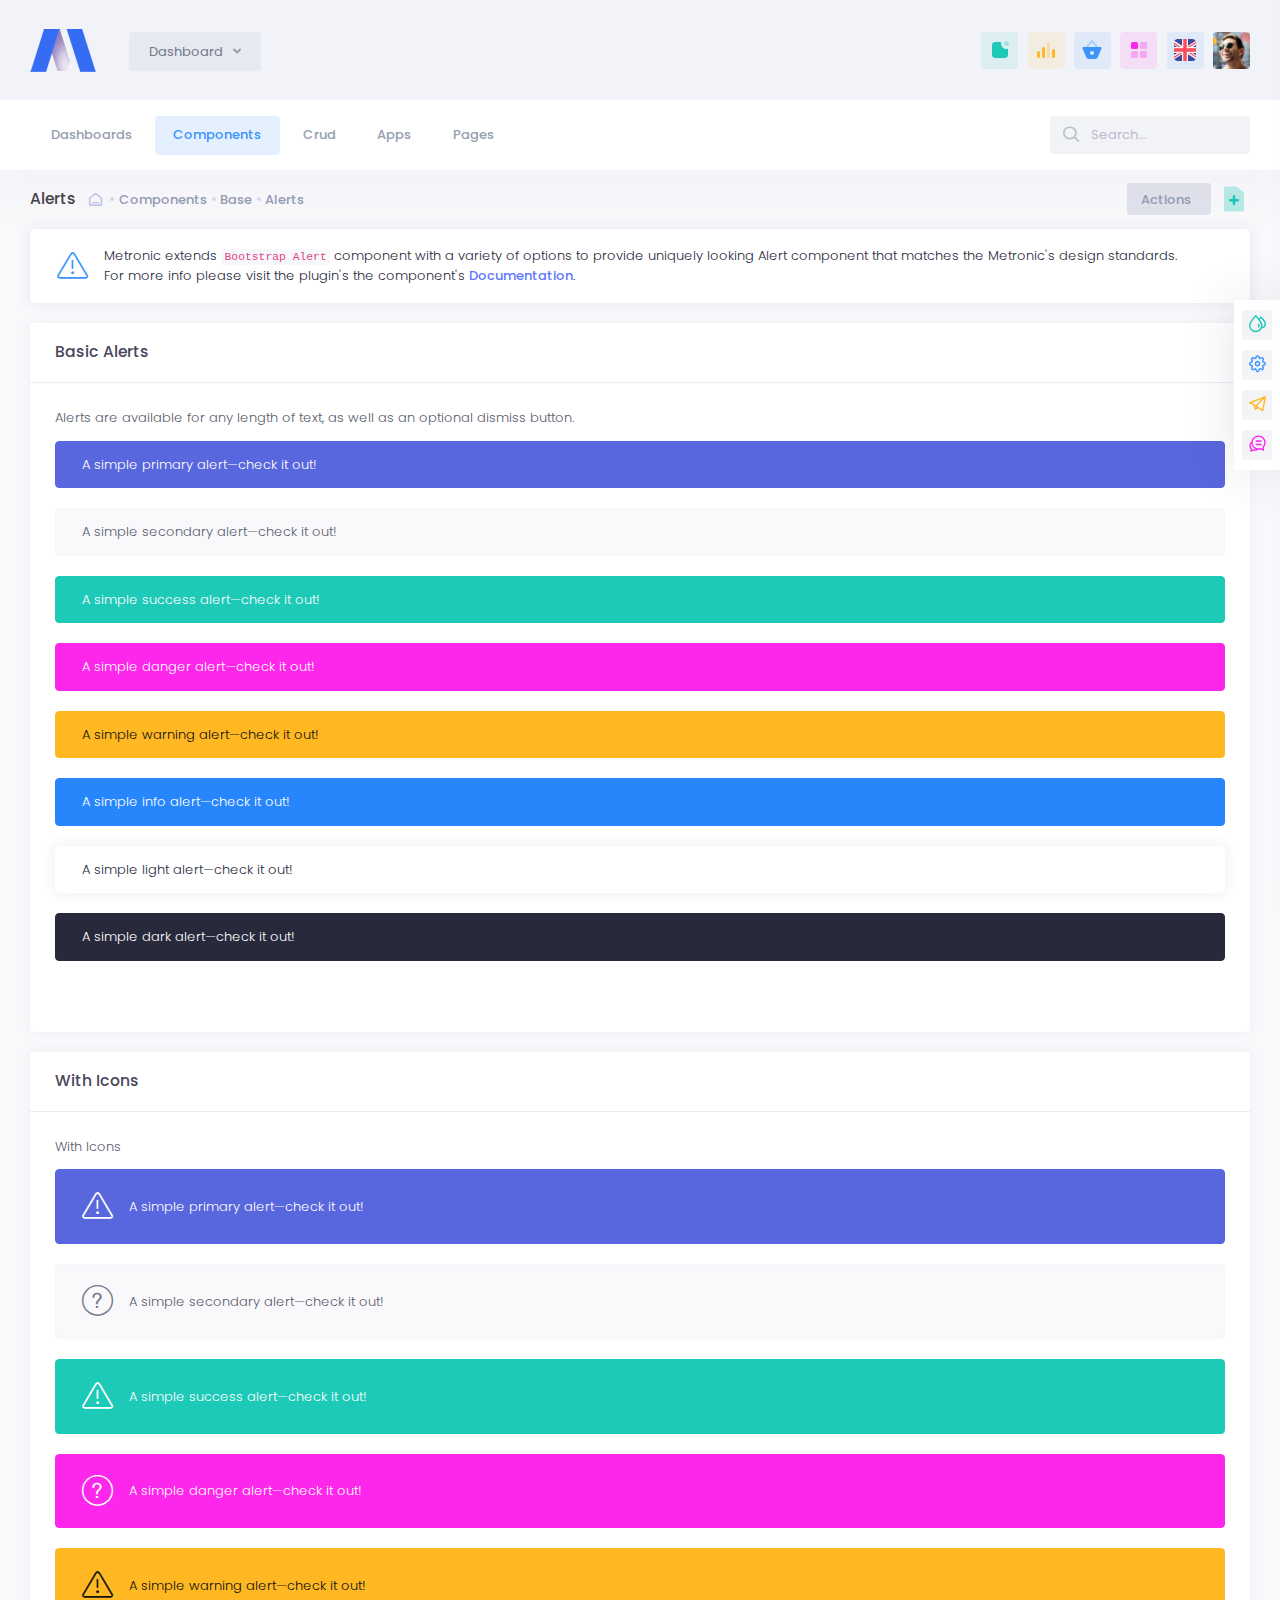
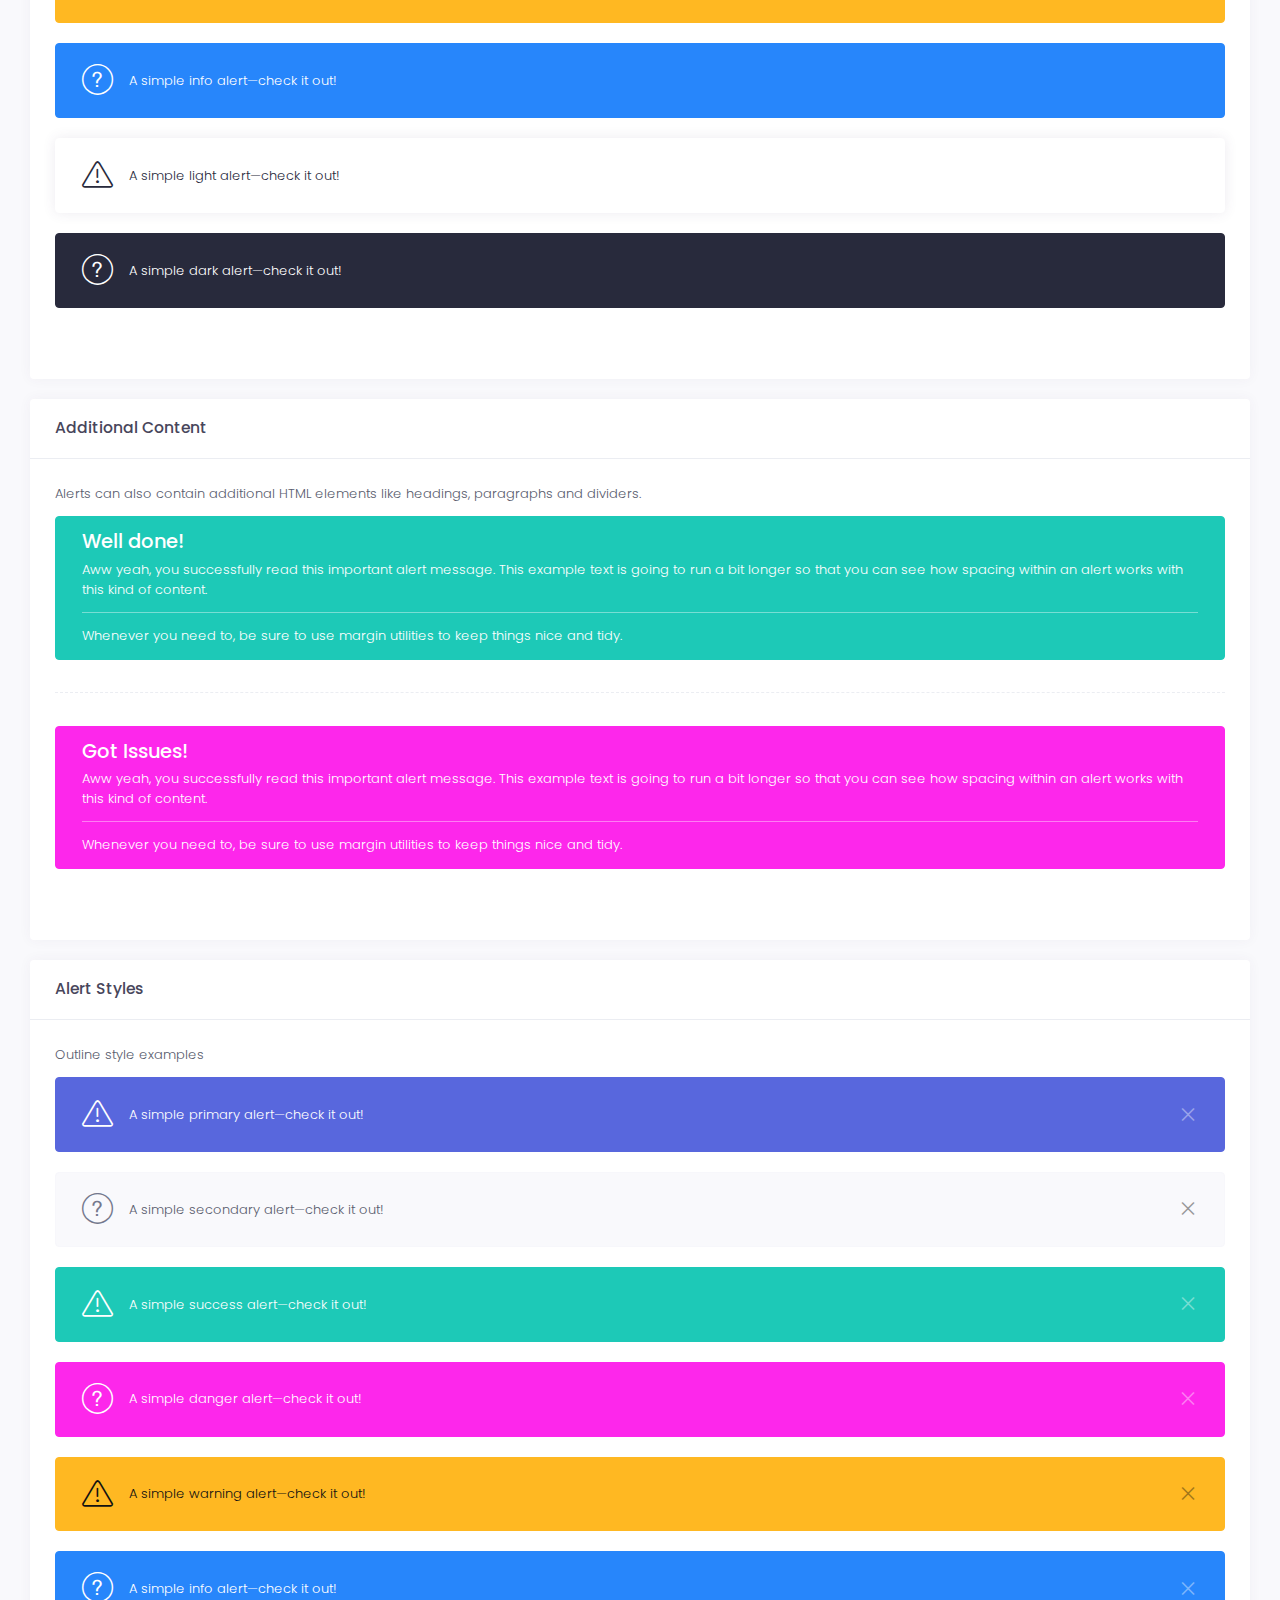
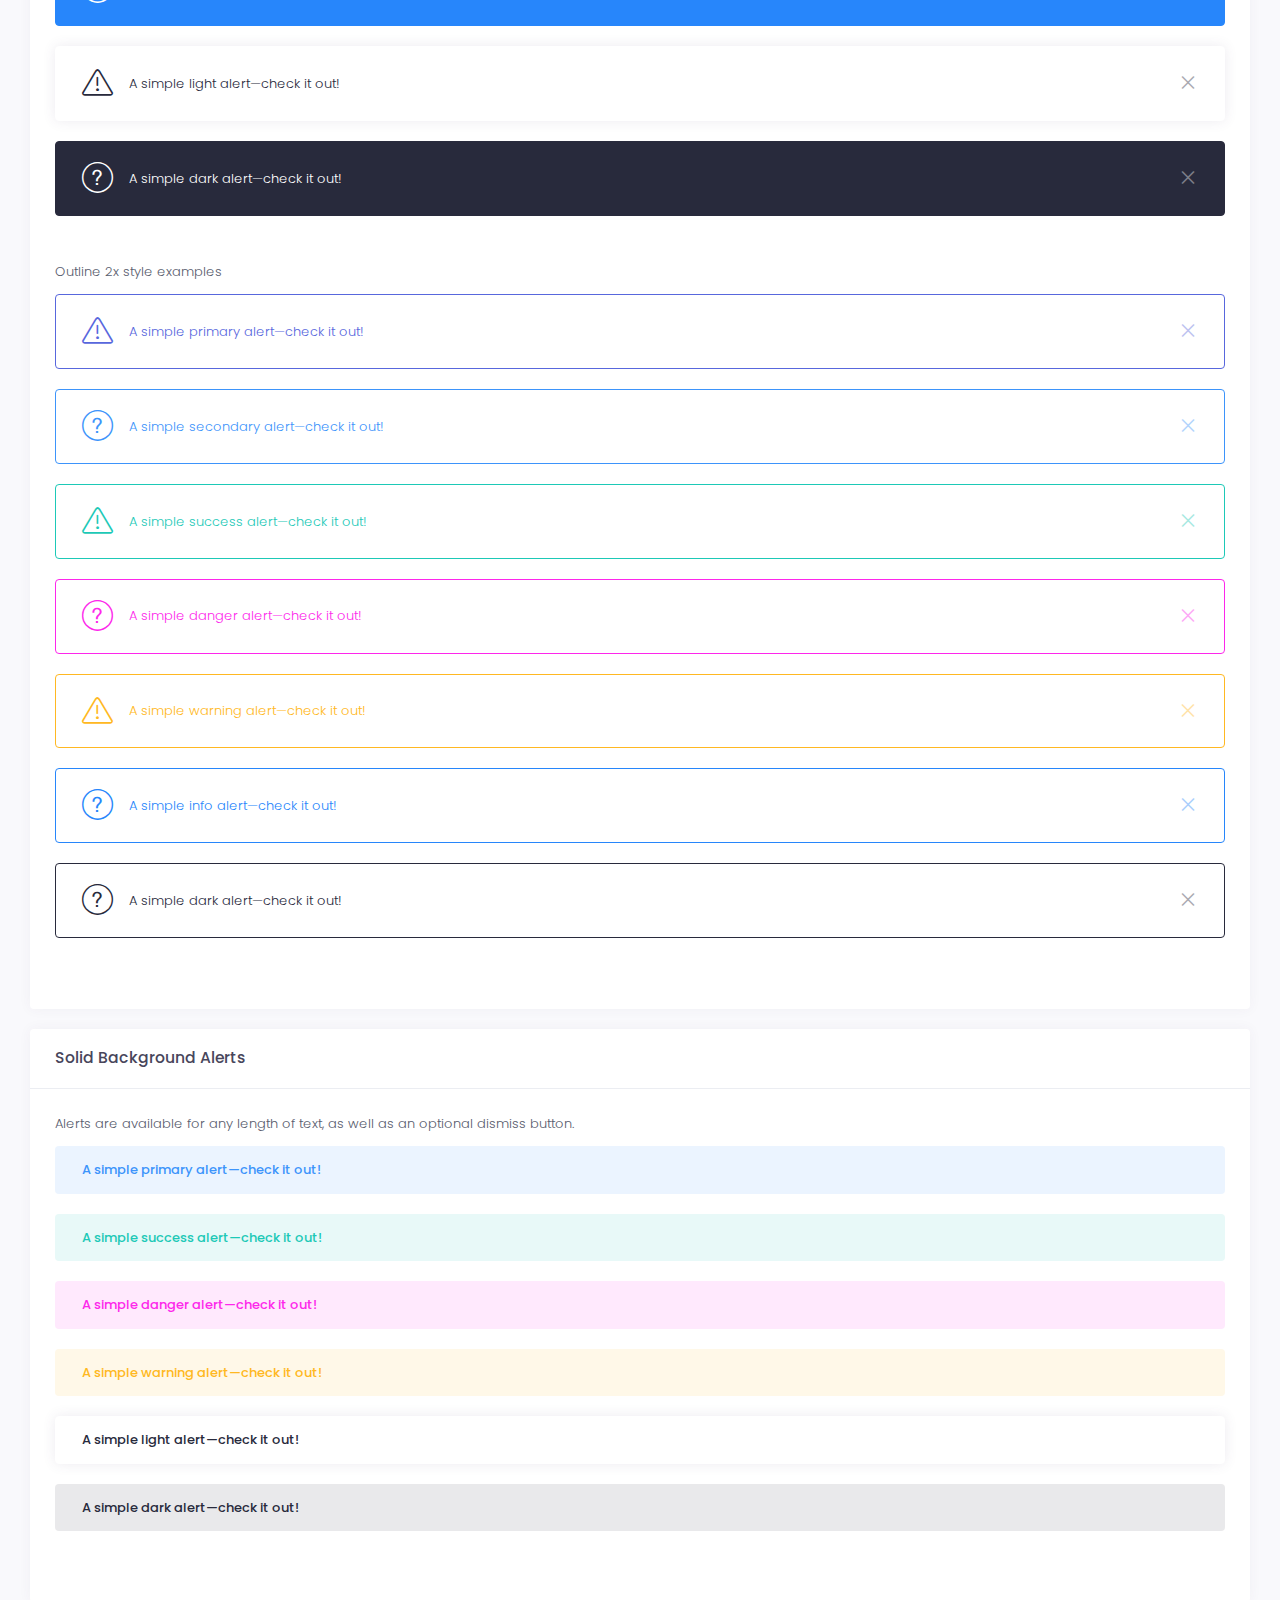
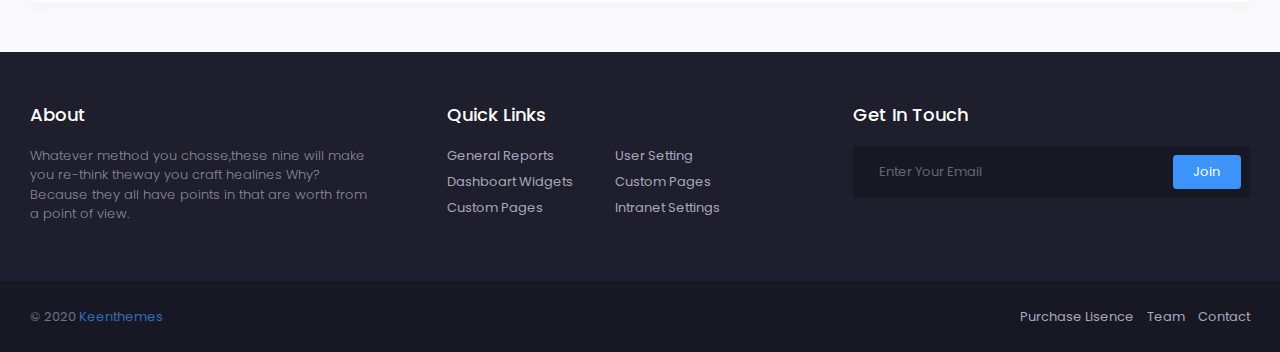
<file: components/base/alerts.html>
<!DOCTYPE html>

<!--
Template Name: Metronic - Responsive Admin Dashboard Template build with Twitter Bootstrap 4 & Angular 8
Author: KeenThemes
Website: http://www.keenthemes.com/
Contact: support@keenthemes.com
Follow: www.twitter.com/keenthemes
Dribbble: www.dribbble.com/keenthemes
Like: www.facebook.com/keenthemes
Purchase: http://themeforest.net/item/metronic-responsive-admin-dashboard-template/4021469?ref=keenthemes
Renew Support: http://themeforest.net/item/metronic-responsive-admin-dashboard-template/4021469?ref=keenthemes
License: You must have a valid license purchased only from themeforest(the above link) in order to legally use the theme for your project.
-->
<html lang="en">

	<!-- begin::Head -->
	<head>
		<base href="../../">
		<meta charset="utf-8" />
		<title>Metronic | Alerts</title>
		<meta name="description" content="Bootstrap alert examples">
		<meta name="viewport" content="width=device-width, initial-scale=1, shrink-to-fit=no">

		<!--begin::Fonts -->
		<link rel="stylesheet" href="https://fonts.googleapis.com/css?family=Poppins:300,400,500,600,700">

		<!--end::Fonts -->

		<!--begin::Global Theme Styles(used by all pages) -->
		<link href="assets/plugins/global/plugins.bundle.css" rel="stylesheet" type="text/css" />
		<link href="assets/css/style.bundle.css" rel="stylesheet" type="text/css" />

		<!--end::Global Theme Styles -->

		<!--begin::Layout Skins(used by all pages) -->

		<!--end::Layout Skins -->
		<link rel="shortcut icon" href="assets/media/logos/favicon.ico" />
	</head>

	<!-- end::Head -->

	<!-- begin::Body -->
	<body class="kt-page--loading-enabled kt-page--loading kt-header--fixed kt-header--minimize-topbar kt-header-mobile--fixed kt-quick-panel--right kt-demo-panel--right kt-offcanvas-panel--right kt-subheader--enabled kt-subheader--transparent kt-page--loading">

		<!-- begin::Page loader -->

		<!-- end::Page Loader -->

		<!-- begin:: Page -->

		<!-- begin:: Header Mobile -->
		<div id="kt_header_mobile" class="kt-header-mobile  kt-header-mobile--fixed ">
			<div class="kt-header-mobile__brand">
				<a class="kt-header-mobile__logo" href="?page=index">
					<img alt="Logo" src="assets/media/logos/logo-5-sm.png" />
				</a>
				<div class="kt-header-mobile__nav">
					<div class="dropdown">
						<button type="button" class="btn btn-icon" data-toggle="dropdown" aria-haspopup="true" aria-expanded="true">
							<svg xmlns="http://www.w3.org/2000/svg" xmlns:xlink="http://www.w3.org/1999/xlink" width="24px" height="24px" viewBox="0 0 24 24" version="1.1" class="kt-svg-icon kt-svg-icon--md kt-svg-icon--success">
								<g stroke="none" stroke-width="1" fill="none" fill-rule="evenodd">
									<rect x="0" y="0" width="24" height="24" />
									<path d="M15.9956071,6 L9,6 C7.34314575,6 6,7.34314575 6,9 L6,15.9956071 C4.70185442,15.9316381 4,15.1706419 4,13.8181818 L4,6.18181818 C4,4.76751186 4.76751186,4 6.18181818,4 L13.8181818,4 C15.1706419,4 15.9316381,4.70185442 15.9956071,6 Z" fill="#000000" fill-rule="nonzero" opacity="0.3" />
									<path d="M10.1818182,8 L17.8181818,8 C19.2324881,8 20,8.76751186 20,10.1818182 L20,17.8181818 C20,19.2324881 19.2324881,20 17.8181818,20 L10.1818182,20 C8.76751186,20 8,19.2324881 8,17.8181818 L8,10.1818182 C8,8.76751186 8.76751186,8 10.1818182,8 Z" fill="#000000" />
								</g>
							</svg> </button>
						<div class="dropdown-menu dropdown-menu-fit dropdown-menu-md">
							<ul class="kt-nav kt-nav--bold kt-nav--md-space kt-margin-t-20 kt-margin-b-20">
								<li class="kt-nav__item">
									<a class="kt-nav__link active" href="#">
										<span class="kt-nav__link-icon"><i class="flaticon2-user"></i></span>
										<span class="kt-nav__link-text">Human Resources</span>
									</a>
								</li>
								<li class="kt-nav__item">
									<a class="kt-nav__link" href="#">
										<span class="kt-nav__link-icon"><i class="flaticon-feed"></i></span>
										<span class="kt-nav__link-text">Customer Relationship</span>
									</a>
								</li>
								<li class="kt-nav__item">
									<a class="kt-nav__link" href="#">
										<span class="kt-nav__link-icon"><i class="flaticon2-settings"></i></span>
										<span class="kt-nav__link-text">Order Processing</span>
									</a>
								</li>
								<li class="kt-nav__item">
									<a class="kt-nav__link" href="#">
										<span class="kt-nav__link-icon"><i class="flaticon2-chart2"></i></span>
										<span class="kt-nav__link-text">Accounting</span>
									</a>
								</li>
								<li class="kt-nav__separator"></li>
								<li class="kt-nav__item">
									<a class="kt-nav__link" href="#">
										<span class="kt-nav__link-icon"><i class="flaticon-security"></i></span>
										<span class="kt-nav__link-text">Finance</span>
									</a>
								</li>
								<li class="kt-nav__item">
									<a class="kt-nav__link" href="#">
										<span class="kt-nav__link-icon"><i class="flaticon2-cup"></i></span>
										<span class="kt-nav__link-text">Administration</span>
									</a>
								</li>
							</ul>
						</div>
					</div>
				</div>
			</div>
			<div class="kt-header-mobile__toolbar">
				<button class="kt-header-mobile__toolbar-toggler" id="kt_header_mobile_toggler"><span></span></button>
				<button class="kt-header-mobile__toolbar-topbar-toggler" id="kt_header_mobile_topbar_toggler"><i class="flaticon-more-1"></i></button>
			</div>
		</div>

		<!-- end:: Header Mobile -->
		<div class="kt-grid kt-grid--hor kt-grid--root">
			<div class="kt-grid__item kt-grid__item--fluid kt-grid kt-grid--ver kt-page">
				<div class="kt-grid__item kt-grid__item--fluid kt-grid kt-grid--hor kt-wrapper " id="kt_wrapper">

					<!-- begin:: Header -->
					<div id="kt_header" class="kt-header kt-grid__item  kt-header--fixed " data-ktheader-minimize="on">
						<div class="kt-header__top">
							<div class="kt-container ">

								<!-- begin:: Brand -->
								<div class="kt-header__brand   kt-grid__item" id="kt_header_brand">
									<div class="kt-header__brand-logo">
										<a href="index.html">
											<img alt="Logo" src="assets/media/logos/logo-5.png" />
										</a>
									</div>
									<div class="kt-header__brand-nav">
										<div class="dropdown">
											<button type="button" class="btn btn-pill btn-default dropdown-toggle" data-toggle="dropdown" aria-haspopup="true" aria-expanded="true">
												Dashboard
											</button>
											<div class="dropdown-menu dropdown-menu-fit dropdown-menu-md">
												<ul class="kt-nav kt-nav--bold kt-nav--md-space kt-margin-t-20 kt-margin-b-20">
													<li class="kt-nav__item">
														<a class="kt-nav__link active" href="#">
															<span class="kt-nav__link-icon"><i class="flaticon2-user"></i></span>
															<span class="kt-nav__link-text">Human Resources</span>
														</a>
													</li>
													<li class="kt-nav__item">
														<a class="kt-nav__link" href="#">
															<span class="kt-nav__link-icon"><i class="flaticon-feed"></i></span>
															<span class="kt-nav__link-text">Customer Relationship</span>
														</a>
													</li>
													<li class="kt-nav__item">
														<a class="kt-nav__link" href="#">
															<span class="kt-nav__link-icon"><i class="flaticon2-settings"></i></span>
															<span class="kt-nav__link-text">Order Processing</span>
														</a>
													</li>
													<li class="kt-nav__item">
														<a class="kt-nav__link" href="#">
															<span class="kt-nav__link-icon"><i class="flaticon2-chart2"></i></span>
															<span class="kt-nav__link-text">Accounting</span>
														</a>
													</li>
													<li class="kt-nav__separator"></li>
													<li class="kt-nav__item">
														<a class="kt-nav__link" href="#">
															<span class="kt-nav__link-icon"><i class="flaticon-security"></i></span>
															<span class="kt-nav__link-text">Finance</span>
														</a>
													</li>
													<li class="kt-nav__item">
														<a class="kt-nav__link" href="#">
															<span class="kt-nav__link-icon"><i class="flaticon2-cup"></i></span>
															<span class="kt-nav__link-text">Administration</span>
														</a>
													</li>
												</ul>
											</div>
										</div>
									</div>
								</div>

								<!-- end:: Brand -->

								<!-- begin:: Header Topbar -->
								<div class="kt-header__topbar">

									<!--begin: Search -->
									<div class="kt-header__topbar-item kt-header__topbar-item--search dropdown kt-hidden-desktop" id="kt_quick_search_toggle">
										<div class="kt-header__topbar-wrapper" data-toggle="dropdown" data-offset="10px,10px">
											<span class="kt-header__topbar-icon kt-header__topbar-icon--success">
												<svg xmlns="http://www.w3.org/2000/svg" xmlns:xlink="http://www.w3.org/1999/xlink" width="24px" height="24px" viewBox="0 0 24 24" version="1.1" class="kt-svg-icon">
													<g stroke="none" stroke-width="1" fill="none" fill-rule="evenodd">
														<rect x="0" y="0" width="24" height="24" />
														<path d="M14.2928932,16.7071068 C13.9023689,16.3165825 13.9023689,15.6834175 14.2928932,15.2928932 C14.6834175,14.9023689 15.3165825,14.9023689 15.7071068,15.2928932 L19.7071068,19.2928932 C20.0976311,19.6834175 20.0976311,20.3165825 19.7071068,20.7071068 C19.3165825,21.0976311 18.6834175,21.0976311 18.2928932,20.7071068 L14.2928932,16.7071068 Z" fill="#000000" fill-rule="nonzero" opacity="0.3" />
														<path d="M11,16 C13.7614237,16 16,13.7614237 16,11 C16,8.23857625 13.7614237,6 11,6 C8.23857625,6 6,8.23857625 6,11 C6,13.7614237 8.23857625,16 11,16 Z M11,18 C7.13400675,18 4,14.8659932 4,11 C4,7.13400675 7.13400675,4 11,4 C14.8659932,4 18,7.13400675 18,11 C18,14.8659932 14.8659932,18 11,18 Z" fill="#000000" fill-rule="nonzero" />
													</g>
												</svg>

												<!--<i class="flaticon2-search-1"></i>-->
											</span>
										</div>
										<div class="dropdown-menu dropdown-menu-fit dropdown-menu-right dropdown-menu-anim dropdown-menu-lg">
											<div class="kt-quick-search kt-quick-search--dropdown kt-quick-search--result-compact" id="kt_quick_search_dropdown">
												<form method="get" class="kt-quick-search__form">
													<div class="input-group">
														<div class="input-group-prepend"><span class="input-group-text"><i class="flaticon2-search-1"></i></span></div>
														<input type="text" class="form-control kt-quick-search__input" placeholder="Search...">
														<div class="input-group-append"><span class="input-group-text"><i class="la la-close kt-quick-search__close"></i></span></div>
													</div>
												</form>
												<div class="kt-quick-search__wrapper kt-scroll" data-scroll="true" data-height="325" data-mobile-height="200">
												</div>
											</div>
										</div>
									</div>

									<!--end: Search -->

									<!--begin: Notifications -->
									<div class="kt-header__topbar-item dropdown">
										<div class="kt-header__topbar-wrapper" data-toggle="dropdown" data-offset="10px,10px">
											<span class="kt-header__topbar-icon kt-header__topbar-icon--success">
												<svg xmlns="http://www.w3.org/2000/svg" xmlns:xlink="http://www.w3.org/1999/xlink" width="24px" height="24px" viewBox="0 0 24 24" version="1.1" class="kt-svg-icon">
													<g stroke="none" stroke-width="1" fill="none" fill-rule="evenodd">
														<rect x="0" y="0" width="24" height="24" />
														<path d="M13.2070325,4 C13.0721672,4.47683179 13,4.97998812 13,5.5 C13,8.53756612 15.4624339,11 18.5,11 C19.0200119,11 19.5231682,10.9278328 20,10.7929675 L20,17 C20,18.6568542 18.6568542,20 17,20 L7,20 C5.34314575,20 4,18.6568542 4,17 L4,7 C4,5.34314575 5.34314575,4 7,4 L13.2070325,4 Z" fill="#000000" />
														<circle fill="#000000" opacity="0.3" cx="18.5" cy="5.5" r="2.5" />
													</g>
												</svg>

												<!--<i class="flaticon2-bell-alarm-symbol"></i>-->
											</span>
											<span class="kt-hidden kt-badge kt-badge--danger"></span>
										</div>
										<div class="dropdown-menu dropdown-menu-fit dropdown-menu-right dropdown-menu-anim dropdown-menu-xl">
											<form>

												<!--begin: Head -->
												<div class="kt-head kt-head--skin-light kt-head--fit-x kt-head--fit-b">
													<h3 class="kt-head__title">
														User Notifications
														&nbsp;
														<span class="btn btn-label-primary btn-sm btn-bold btn-font-md">23 new</span>
													</h3>
													<ul class="nav nav-tabs nav-tabs-line nav-tabs-bold nav-tabs-line-3x nav-tabs-line-brand  kt-notification-item-padding-x" role="tablist">
														<li class="nav-item">
															<a class="nav-link active show" data-toggle="tab" href="#topbar_notifications_notifications" role="tab" aria-selected="true">Alerts</a>
														</li>
														<li class="nav-item">
															<a class="nav-link" data-toggle="tab" href="#topbar_notifications_events" role="tab" aria-selected="false">Events</a>
														</li>
														<li class="nav-item">
															<a class="nav-link" data-toggle="tab" href="#topbar_notifications_logs" role="tab" aria-selected="false">Logs</a>
														</li>
													</ul>
												</div>

												<!--end: Head -->
												<div class="tab-content">
													<div class="tab-pane active show" id="topbar_notifications_notifications" role="tabpanel">
														<div class="kt-notification kt-margin-t-10 kt-margin-b-10 kt-scroll" data-scroll="true" data-height="300" data-mobile-height="200">
															<a href="#" class="kt-notification__item">
																<div class="kt-notification__item-icon">
																	<i class="flaticon2-line-chart kt-font-success"></i>
																</div>
																<div class="kt-notification__item-details">
																	<div class="kt-notification__item-title">
																		New order has been received
																	</div>
																	<div class="kt-notification__item-time">
																		2 hrs ago
																	</div>
																</div>
															</a>
															<a href="#" class="kt-notification__item">
																<div class="kt-notification__item-icon">
																	<i class="flaticon2-box-1 kt-font-brand"></i>
																</div>
																<div class="kt-notification__item-details">
																	<div class="kt-notification__item-title">
																		New customer is registered
																	</div>
																	<div class="kt-notification__item-time">
																		3 hrs ago
																	</div>
																</div>
															</a>
															<a href="#" class="kt-notification__item">
																<div class="kt-notification__item-icon">
																	<i class="flaticon2-chart2 kt-font-danger"></i>
																</div>
																<div class="kt-notification__item-details">
																	<div class="kt-notification__item-title">
																		Application has been approved
																	</div>
																	<div class="kt-notification__item-time">
																		3 hrs ago
																	</div>
																</div>
															</a>
															<a href="#" class="kt-notification__item">
																<div class="kt-notification__item-icon">
																	<i class="flaticon2-image-file kt-font-warning"></i>
																</div>
																<div class="kt-notification__item-details">
																	<div class="kt-notification__item-title">
																		New file has been uploaded
																	</div>
																	<div class="kt-notification__item-time">
																		5 hrs ago
																	</div>
																</div>
															</a>
															<a href="#" class="kt-notification__item">
																<div class="kt-notification__item-icon">
																	<i class="flaticon2-drop kt-font-info"></i>
																</div>
																<div class="kt-notification__item-details">
																	<div class="kt-notification__item-title">
																		New user feedback received
																	</div>
																	<div class="kt-notification__item-time">
																		8 hrs ago
																	</div>
																</div>
															</a>
															<a href="#" class="kt-notification__item">
																<div class="kt-notification__item-icon">
																	<i class="flaticon2-pie-chart-2 kt-font-success"></i>
																</div>
																<div class="kt-notification__item-details">
																	<div class="kt-notification__item-title">
																		System reboot has been successfully completed
																	</div>
																	<div class="kt-notification__item-time">
																		12 hrs ago
																	</div>
																</div>
															</a>
															<a href="#" class="kt-notification__item">
																<div class="kt-notification__item-icon">
																	<i class="flaticon2-favourite kt-font-danger"></i>
																</div>
																<div class="kt-notification__item-details">
																	<div class="kt-notification__item-title">
																		New order has been placed
																	</div>
																	<div class="kt-notification__item-time">
																		15 hrs ago
																	</div>
																</div>
															</a>
															<a href="#" class="kt-notification__item kt-notification__item--read">
																<div class="kt-notification__item-icon">
																	<i class="flaticon2-safe kt-font-primary"></i>
																</div>
																<div class="kt-notification__item-details">
																	<div class="kt-notification__item-title">
																		Company meeting canceled
																	</div>
																	<div class="kt-notification__item-time">
																		19 hrs ago
																	</div>
																</div>
															</a>
															<a href="#" class="kt-notification__item">
																<div class="kt-notification__item-icon">
																	<i class="flaticon2-psd kt-font-success"></i>
																</div>
																<div class="kt-notification__item-details">
																	<div class="kt-notification__item-title">
																		New report has been received
																	</div>
																	<div class="kt-notification__item-time">
																		23 hrs ago
																	</div>
																</div>
															</a>
															<a href="#" class="kt-notification__item">
																<div class="kt-notification__item-icon">
																	<i class="flaticon-download-1 kt-font-danger"></i>
																</div>
																<div class="kt-notification__item-details">
																	<div class="kt-notification__item-title">
																		Finance report has been generated
																	</div>
																	<div class="kt-notification__item-time">
																		25 hrs ago
																	</div>
																</div>
															</a>
															<a href="#" class="kt-notification__item">
																<div class="kt-notification__item-icon">
																	<i class="flaticon-security kt-font-warning"></i>
																</div>
																<div class="kt-notification__item-details">
																	<div class="kt-notification__item-title">
																		New customer comment recieved
																	</div>
																	<div class="kt-notification__item-time">
																		2 days ago
																	</div>
																</div>
															</a>
															<a href="#" class="kt-notification__item">
																<div class="kt-notification__item-icon">
																	<i class="flaticon2-pie-chart kt-font-success"></i>
																</div>
																<div class="kt-notification__item-details">
																	<div class="kt-notification__item-title">
																		New customer is registered
																	</div>
																	<div class="kt-notification__item-time">
																		3 days ago
																	</div>
																</div>
															</a>
														</div>
													</div>
													<div class="tab-pane" id="topbar_notifications_events" role="tabpanel">
														<div class="kt-notification kt-margin-t-10 kt-margin-b-10 kt-scroll" data-scroll="true" data-height="300" data-mobile-height="200">
															<a href="#" class="kt-notification__item">
																<div class="kt-notification__item-icon">
																	<i class="flaticon2-psd kt-font-success"></i>
																</div>
																<div class="kt-notification__item-details">
																	<div class="kt-notification__item-title">
																		New report has been received
																	</div>
																	<div class="kt-notification__item-time">
																		23 hrs ago
																	</div>
																</div>
															</a>
															<a href="#" class="kt-notification__item">
																<div class="kt-notification__item-icon">
																	<i class="flaticon-download-1 kt-font-danger"></i>
																</div>
																<div class="kt-notification__item-details">
																	<div class="kt-notification__item-title">
																		Finance report has been generated
																	</div>
																	<div class="kt-notification__item-time">
																		25 hrs ago
																	</div>
																</div>
															</a>
															<a href="#" class="kt-notification__item">
																<div class="kt-notification__item-icon">
																	<i class="flaticon2-line-chart kt-font-success"></i>
																</div>
																<div class="kt-notification__item-details">
																	<div class="kt-notification__item-title">
																		New order has been received
																	</div>
																	<div class="kt-notification__item-time">
																		2 hrs ago
																	</div>
																</div>
															</a>
															<a href="#" class="kt-notification__item">
																<div class="kt-notification__item-icon">
																	<i class="flaticon2-box-1 kt-font-brand"></i>
																</div>
																<div class="kt-notification__item-details">
																	<div class="kt-notification__item-title">
																		New customer is registered
																	</div>
																	<div class="kt-notification__item-time">
																		3 hrs ago
																	</div>
																</div>
															</a>
															<a href="#" class="kt-notification__item">
																<div class="kt-notification__item-icon">
																	<i class="flaticon2-chart2 kt-font-danger"></i>
																</div>
																<div class="kt-notification__item-details">
																	<div class="kt-notification__item-title">
																		Application has been approved
																	</div>
																	<div class="kt-notification__item-time">
																		3 hrs ago
																	</div>
																</div>
															</a>
															<a href="#" class="kt-notification__item">
																<div class="kt-notification__item-icon">
																	<i class="flaticon2-image-file kt-font-warning"></i>
																</div>
																<div class="kt-notification__item-details">
																	<div class="kt-notification__item-title">
																		New file has been uploaded
																	</div>
																	<div class="kt-notification__item-time">
																		5 hrs ago
																	</div>
																</div>
															</a>
															<a href="#" class="kt-notification__item">
																<div class="kt-notification__item-icon">
																	<i class="flaticon2-drop kt-font-info"></i>
																</div>
																<div class="kt-notification__item-details">
																	<div class="kt-notification__item-title">
																		New user feedback received
																	</div>
																	<div class="kt-notification__item-time">
																		8 hrs ago
																	</div>
																</div>
															</a>
															<a href="#" class="kt-notification__item">
																<div class="kt-notification__item-icon">
																	<i class="flaticon2-pie-chart-2 kt-font-success"></i>
																</div>
																<div class="kt-notification__item-details">
																	<div class="kt-notification__item-title">
																		System reboot has been successfully completed
																	</div>
																	<div class="kt-notification__item-time">
																		12 hrs ago
																	</div>
																</div>
															</a>
															<a href="#" class="kt-notification__item">
																<div class="kt-notification__item-icon">
																	<i class="flaticon2-favourite kt-font-brand"></i>
																</div>
																<div class="kt-notification__item-details">
																	<div class="kt-notification__item-title">
																		New order has been placed
																	</div>
																	<div class="kt-notification__item-time">
																		15 hrs ago
																	</div>
																</div>
															</a>
															<a href="#" class="kt-notification__item kt-notification__item--read">
																<div class="kt-notification__item-icon">
																	<i class="flaticon2-safe kt-font-primary"></i>
																</div>
																<div class="kt-notification__item-details">
																	<div class="kt-notification__item-title">
																		Company meeting canceled
																	</div>
																	<div class="kt-notification__item-time">
																		19 hrs ago
																	</div>
																</div>
															</a>
															<a href="#" class="kt-notification__item">
																<div class="kt-notification__item-icon">
																	<i class="flaticon2-psd kt-font-success"></i>
																</div>
																<div class="kt-notification__item-details">
																	<div class="kt-notification__item-title">
																		New report has been received
																	</div>
																	<div class="kt-notification__item-time">
																		23 hrs ago
																	</div>
																</div>
															</a>
															<a href="#" class="kt-notification__item">
																<div class="kt-notification__item-icon">
																	<i class="flaticon-download-1 kt-font-danger"></i>
																</div>
																<div class="kt-notification__item-details">
																	<div class="kt-notification__item-title">
																		Finance report has been generated
																	</div>
																	<div class="kt-notification__item-time">
																		25 hrs ago
																	</div>
																</div>
															</a>
															<a href="#" class="kt-notification__item">
																<div class="kt-notification__item-icon">
																	<i class="flaticon-security kt-font-warning"></i>
																</div>
																<div class="kt-notification__item-details">
																	<div class="kt-notification__item-title">
																		New customer comment recieved
																	</div>
																	<div class="kt-notification__item-time">
																		2 days ago
																	</div>
																</div>
															</a>
															<a href="#" class="kt-notification__item">
																<div class="kt-notification__item-icon">
																	<i class="flaticon2-pie-chart kt-font-success"></i>
																</div>
																<div class="kt-notification__item-details">
																	<div class="kt-notification__item-title">
																		New customer is registered
																	</div>
																	<div class="kt-notification__item-time">
																		3 days ago
																	</div>
																</div>
															</a>
														</div>
													</div>
													<div class="tab-pane" id="topbar_notifications_logs" role="tabpanel">
														<div class="kt-grid kt-grid--ver" style="min-height: 200px;">
															<div class="kt-grid kt-grid--hor kt-grid__item kt-grid__item--fluid kt-grid__item--middle">
																<div class="kt-grid__item kt-grid__item--middle kt-align-center">
																	All caught up!
																	<br>No new notifications.
																</div>
															</div>
														</div>
													</div>
												</div>
											</form>
										</div>
									</div>

									<!--end: Notifications -->

									<!--begin: Quick actions -->
									<div class="kt-header__topbar-item dropdown">
										<div class="kt-header__topbar-wrapper" data-toggle="dropdown" data-offset="10px,10px">
											<span class="kt-header__topbar-icon kt-header__topbar-icon--warning">
												<svg xmlns="http://www.w3.org/2000/svg" xmlns:xlink="http://www.w3.org/1999/xlink" width="24px" height="24px" viewBox="0 0 24 24" version="1.1" class="kt-svg-icon">
													<g stroke="none" stroke-width="1" fill="none" fill-rule="evenodd">
														<rect x="0" y="0" width="24" height="24" />
														<rect fill="#000000" opacity="0.3" x="13" y="4" width="3" height="16" rx="1.5" />
														<rect fill="#000000" x="8" y="9" width="3" height="11" rx="1.5" />
														<rect fill="#000000" x="18" y="11" width="3" height="9" rx="1.5" />
														<rect fill="#000000" x="3" y="13" width="3" height="7" rx="1.5" />
													</g>
												</svg>

												<!--<i class="flaticon2-gear"></i>-->
											</span>
										</div>
										<div class="dropdown-menu dropdown-menu-fit dropdown-menu-right dropdown-menu-anim dropdown-menu-xl">
											<form>

												<!--begin: Head -->
												<div class="kt-head kt-head--skin-light">
													<h3 class="kt-head__title">
														User Quick Actions
														<span class="kt-space-15"></span>
														<span class="btn btn-success btn-sm btn-bold btn-font-md">23 tasks pending</span>
													</h3>
												</div>

												<!--end: Head -->

												<!--begin: Grid Nav -->
												<div class="kt-grid-nav kt-grid-nav--skin-light">
													<div class="kt-grid-nav__row">
														<a href="#" class="kt-grid-nav__item">
															<span class="kt-grid-nav__icon">
																<svg xmlns="http://www.w3.org/2000/svg" xmlns:xlink="http://www.w3.org/1999/xlink" width="24px" height="24px" viewBox="0 0 24 24" version="1.1" class="kt-svg-icon kt-svg-icon--success kt-svg-icon--lg">
																	<g stroke="none" stroke-width="1" fill="none" fill-rule="evenodd">
																		<rect x="0" y="0" width="24" height="24" />
																		<path d="M4.3618034,10.2763932 L4.8618034,9.2763932 C4.94649941,9.10700119 5.11963097,9 5.30901699,9 L15.190983,9 C15.4671254,9 15.690983,9.22385763 15.690983,9.5 C15.690983,9.57762255 15.6729105,9.65417908 15.6381966,9.7236068 L15.1381966,10.7236068 C15.0535006,10.8929988 14.880369,11 14.690983,11 L4.80901699,11 C4.53287462,11 4.30901699,10.7761424 4.30901699,10.5 C4.30901699,10.4223775 4.32708954,10.3458209 4.3618034,10.2763932 Z M14.6381966,13.7236068 L14.1381966,14.7236068 C14.0535006,14.8929988 13.880369,15 13.690983,15 L4.80901699,15 C4.53287462,15 4.30901699,14.7761424 4.30901699,14.5 C4.30901699,14.4223775 4.32708954,14.3458209 4.3618034,14.2763932 L4.8618034,13.2763932 C4.94649941,13.1070012 5.11963097,13 5.30901699,13 L14.190983,13 C14.4671254,13 14.690983,13.2238576 14.690983,13.5 C14.690983,13.5776225 14.6729105,13.6541791 14.6381966,13.7236068 Z" fill="#000000" opacity="0.3" />
																		<path d="M17.369,7.618 C16.976998,7.08599734 16.4660031,6.69750122 15.836,6.4525 C15.2059968,6.20749878 14.590003,6.085 13.988,6.085 C13.2179962,6.085 12.5180032,6.2249986 11.888,6.505 C11.2579969,6.7850014 10.7155023,7.16999755 10.2605,7.66 C9.80549773,8.15000245 9.45550123,8.72399671 9.2105,9.382 C8.96549878,10.0400033 8.843,10.7539961 8.843,11.524 C8.843,12.3360041 8.96199881,13.0779966 9.2,13.75 C9.43800119,14.4220034 9.7774978,14.9994976 10.2185,15.4825 C10.6595022,15.9655024 11.1879969,16.3399987 11.804,16.606 C12.4200031,16.8720013 13.1129962,17.005 13.883,17.005 C14.681004,17.005 15.3879969,16.8475016 16.004,16.5325 C16.6200031,16.2174984 17.1169981,15.8010026 17.495,15.283 L19.616,16.774 C18.9579967,17.6000041 18.1530048,18.2404977 17.201,18.6955 C16.2489952,19.1505023 15.1360064,19.378 13.862,19.378 C12.6999942,19.378 11.6325049,19.1855019 10.6595,18.8005 C9.68649514,18.4154981 8.8500035,17.8765035 8.15,17.1835 C7.4499965,16.4904965 6.90400196,15.6645048 6.512,14.7055 C6.11999804,13.7464952 5.924,12.6860058 5.924,11.524 C5.924,10.333994 6.13049794,9.25950479 6.5435,8.3005 C6.95650207,7.34149521 7.5234964,6.52600336 8.2445,5.854 C8.96550361,5.18199664 9.8159951,4.66400182 10.796,4.3 C11.7760049,3.93599818 12.8399943,3.754 13.988,3.754 C14.4640024,3.754 14.9609974,3.79949954 15.479,3.8905 C15.9970026,3.98150045 16.4939976,4.12149906 16.97,4.3105 C17.4460024,4.49950095 17.8939979,4.7339986 18.314,5.014 C18.7340021,5.2940014 19.0909985,5.62999804 19.385,6.022 L17.369,7.618 Z" fill="#000000" />
																	</g>
																</svg> </span>
															<span class="kt-grid-nav__title">Accounting</span>
															<span class="kt-grid-nav__desc">eCommerce</span>
														</a>
														<a href="#" class="kt-grid-nav__item">
															<span class="kt-grid-nav__icon">
																<svg xmlns="http://www.w3.org/2000/svg" xmlns:xlink="http://www.w3.org/1999/xlink" width="24px" height="24px" viewBox="0 0 24 24" version="1.1" class="kt-svg-icon kt-svg-icon--success kt-svg-icon--lg">
																	<g stroke="none" stroke-width="1" fill="none" fill-rule="evenodd">
																		<rect x="0" y="0" width="24" height="24" />
																		<path d="M14.8571499,13 C14.9499122,12.7223297 15,12.4263059 15,12.1190476 L15,6.88095238 C15,5.28984632 13.6568542,4 12,4 L11.7272727,4 C10.2210416,4 9,5.17258756 9,6.61904762 L10.0909091,6.61904762 C10.0909091,5.75117158 10.823534,5.04761905 11.7272727,5.04761905 L12,5.04761905 C13.0543618,5.04761905 13.9090909,5.86843034 13.9090909,6.88095238 L13.9090909,12.1190476 C13.9090909,12.4383379 13.8240964,12.7385644 13.6746497,13 L10.3253503,13 C10.1759036,12.7385644 10.0909091,12.4383379 10.0909091,12.1190476 L10.0909091,9.5 C10.0909091,9.06606198 10.4572216,8.71428571 10.9090909,8.71428571 C11.3609602,8.71428571 11.7272727,9.06606198 11.7272727,9.5 L11.7272727,11.3333333 L12.8181818,11.3333333 L12.8181818,9.5 C12.8181818,8.48747796 11.9634527,7.66666667 10.9090909,7.66666667 C9.85472911,7.66666667 9,8.48747796 9,9.5 L9,12.1190476 C9,12.4263059 9.0500878,12.7223297 9.14285008,13 L6,13 C5.44771525,13 5,12.5522847 5,12 L5,3 C5,2.44771525 5.44771525,2 6,2 L18,2 C18.5522847,2 19,2.44771525 19,3 L19,12 C19,12.5522847 18.5522847,13 18,13 L14.8571499,13 Z" fill="#000000" opacity="0.3" />
																		<path d="M9,10.3333333 L9,12.1190476 C9,13.7101537 10.3431458,15 12,15 C13.6568542,15 15,13.7101537 15,12.1190476 L15,10.3333333 L20.2072547,6.57253826 C20.4311176,6.4108595 20.7436609,6.46126971 20.9053396,6.68513259 C20.9668779,6.77033951 21,6.87277228 21,6.97787787 L21,17 C21,18.1045695 20.1045695,19 19,19 L5,19 C3.8954305,19 3,18.1045695 3,17 L3,6.97787787 C3,6.70173549 3.22385763,6.47787787 3.5,6.47787787 C3.60510559,6.47787787 3.70753836,6.51099993 3.79274528,6.57253826 L9,10.3333333 Z M10.0909091,11.1212121 L12,12.5 L13.9090909,11.1212121 L13.9090909,12.1190476 C13.9090909,13.1315697 13.0543618,13.952381 12,13.952381 C10.9456382,13.952381 10.0909091,13.1315697 10.0909091,12.1190476 L10.0909091,11.1212121 Z" fill="#000000" />
																	</g>
																</svg> </span>
															<span class="kt-grid-nav__title">Administration</span>
															<span class="kt-grid-nav__desc">Console</span>
														</a>
													</div>
													<div class="kt-grid-nav__row">
														<a href="#" class="kt-grid-nav__item">
															<span class="kt-grid-nav__icon">
																<svg xmlns="http://www.w3.org/2000/svg" xmlns:xlink="http://www.w3.org/1999/xlink" width="24px" height="24px" viewBox="0 0 24 24" version="1.1" class="kt-svg-icon kt-svg-icon--success kt-svg-icon--lg">
																	<g stroke="none" stroke-width="1" fill="none" fill-rule="evenodd">
																		<rect x="0" y="0" width="24" height="24" />
																		<path d="M4,9.67471899 L10.880262,13.6470401 C10.9543486,13.689814 11.0320333,13.7207107 11.1111111,13.740321 L11.1111111,21.4444444 L4.49070127,17.526473 C4.18655139,17.3464765 4,17.0193034 4,16.6658832 L4,9.67471899 Z M20,9.56911707 L20,16.6658832 C20,17.0193034 19.8134486,17.3464765 19.5092987,17.526473 L12.8888889,21.4444444 L12.8888889,13.6728275 C12.9050191,13.6647696 12.9210067,13.6561758 12.9368301,13.6470401 L20,9.56911707 Z" fill="#000000" />
																		<path d="M4.21611835,7.74669402 C4.30015839,7.64056877 4.40623188,7.55087574 4.5299008,7.48500698 L11.5299008,3.75665466 C11.8237589,3.60013944 12.1762411,3.60013944 12.4700992,3.75665466 L19.4700992,7.48500698 C19.5654307,7.53578262 19.6503066,7.60071528 19.7226939,7.67641889 L12.0479413,12.1074394 C11.9974761,12.1365754 11.9509488,12.1699127 11.9085461,12.2067543 C11.8661433,12.1699127 11.819616,12.1365754 11.7691509,12.1074394 L4.21611835,7.74669402 Z" fill="#000000" opacity="0.3" />
																	</g>
																</svg> </span>
															<span class="kt-grid-nav__title">Projects</span>
															<span class="kt-grid-nav__desc">Pending Tasks</span>
														</a>
														<a href="#" class="kt-grid-nav__item">
															<span class="kt-grid-nav__icon">
																<svg xmlns="http://www.w3.org/2000/svg" xmlns:xlink="http://www.w3.org/1999/xlink" width="24px" height="24px" viewBox="0 0 24 24" version="1.1" class="kt-svg-icon kt-svg-icon--success kt-svg-icon--lg">
																	<g stroke="none" stroke-width="1" fill="none" fill-rule="evenodd">
																		<polygon points="0 0 24 0 24 24 0 24" />
																		<path d="M18,14 C16.3431458,14 15,12.6568542 15,11 C15,9.34314575 16.3431458,8 18,8 C19.6568542,8 21,9.34314575 21,11 C21,12.6568542 19.6568542,14 18,14 Z M9,11 C6.790861,11 5,9.209139 5,7 C5,4.790861 6.790861,3 9,3 C11.209139,3 13,4.790861 13,7 C13,9.209139 11.209139,11 9,11 Z" fill="#000000" fill-rule="nonzero" opacity="0.3" />
																		<path d="M17.6011961,15.0006174 C21.0077043,15.0378534 23.7891749,16.7601418 23.9984937,20.4 C24.0069246,20.5466056 23.9984937,21 23.4559499,21 L19.6,21 C19.6,18.7490654 18.8562935,16.6718327 17.6011961,15.0006174 Z M0.00065168429,20.1992055 C0.388258525,15.4265159 4.26191235,13 8.98334134,13 C13.7712164,13 17.7048837,15.2931929 17.9979143,20.2 C18.0095879,20.3954741 17.9979143,21 17.2466999,21 C13.541124,21 8.03472472,21 0.727502227,21 C0.476712155,21 -0.0204617505,20.45918 0.00065168429,20.1992055 Z" fill="#000000" fill-rule="nonzero" />
																	</g>
																</svg> </span>
															<span class="kt-grid-nav__title">Customers</span>
															<span class="kt-grid-nav__desc">Latest cases</span>
														</a>
													</div>
												</div>

												<!--end: Grid Nav -->
											</form>
										</div>
									</div>

									<!--end: Quick actions -->

									<!--begin: Cart -->
									<div class="kt-header__topbar-item dropdown">
										<div class="kt-header__topbar-wrapper" data-toggle="dropdown" data-offset="10px,10px">
											<span class="kt-header__topbar-icon kt-header__topbar-icon--brand">
												<svg xmlns="http://www.w3.org/2000/svg" xmlns:xlink="http://www.w3.org/1999/xlink" width="24px" height="24px" viewBox="0 0 24 24" version="1.1" class="kt-svg-icon">
													<g stroke="none" stroke-width="1" fill="none" fill-rule="evenodd">
														<rect x="0" y="0" width="24" height="24" />
														<path d="M12,4.56204994 L7.76822128,9.6401844 C7.4146572,10.0644613 6.7840925,10.1217854 6.3598156,9.76822128 C5.9355387,9.4146572 5.87821464,8.7840925 6.23177872,8.3598156 L11.2317787,2.3598156 C11.6315738,1.88006147 12.3684262,1.88006147 12.7682213,2.3598156 L17.7682213,8.3598156 C18.1217854,8.7840925 18.0644613,9.4146572 17.6401844,9.76822128 C17.2159075,10.1217854 16.5853428,10.0644613 16.2317787,9.6401844 L12,4.56204994 Z" fill="#000000" fill-rule="nonzero" opacity="0.3" />
														<path d="M3.5,9 L20.5,9 C21.0522847,9 21.5,9.44771525 21.5,10 C21.5,10.132026 21.4738562,10.2627452 21.4230769,10.3846154 L17.7692308,19.1538462 C17.3034221,20.271787 16.2111026,21 15,21 L9,21 C7.78889745,21 6.6965779,20.271787 6.23076923,19.1538462 L2.57692308,10.3846154 C2.36450587,9.87481408 2.60558331,9.28934029 3.11538462,9.07692308 C3.23725479,9.02614384 3.36797398,9 3.5,9 Z M12,17 C13.1045695,17 14,16.1045695 14,15 C14,13.8954305 13.1045695,13 12,13 C10.8954305,13 10,13.8954305 10,15 C10,16.1045695 10.8954305,17 12,17 Z" fill="#000000" />
													</g>
												</svg>

												<!--<i class="flaticon2-shopping-cart-1"></i>-->
											</span>
										</div>
										<div class="dropdown-menu dropdown-menu-fit dropdown-menu-right dropdown-menu-anim dropdown-menu-xl">
											<form>

												<!-- begin:: Mycart -->
												<div class="kt-mycart">
													<div class="kt-mycart__head kt-head" style="background-image: url(assets/media/misc/bg-1.jpg);">
														<div class="kt-mycart__info">
															<span class="kt-mycart__icon"><i class="flaticon2-shopping-cart-1 kt-font-success"></i></span>
															<h3 class="kt-mycart__title">My Cart</h3>
														</div>
														<div class="kt-mycart__button">
															<button type="button" class="btn btn-success btn-sm" style=" ">2 Items</button>
														</div>
													</div>
													<div class="kt-mycart__body kt-scroll" data-scroll="true" data-height="245" data-mobile-height="200">
														<div class="kt-mycart__item">
															<div class="kt-mycart__container">
																<div class="kt-mycart__info">
																	<a href="#" class="kt-mycart__title">
																		Samsung
																	</a>
																	<span class="kt-mycart__desc">
																		Profile info, Timeline etc
																	</span>
																	<div class="kt-mycart__action">
																		<span class="kt-mycart__price">$ 450</span>
																		<span class="kt-mycart__text">for</span>
																		<span class="kt-mycart__quantity">7</span>
																		<a href="#" class="btn btn-label-success btn-icon">&minus;</a>
																		<a href="#" class="btn btn-label-success btn-icon">&plus;</a>
																	</div>
																</div>
																<a href="#" class="kt-mycart__pic">
																	<img src="assets/media/products/product9.jpg" title="">
																</a>
															</div>
														</div>
														<div class="kt-mycart__item">
															<div class="kt-mycart__container">
																<div class="kt-mycart__info">
																	<a href="#" class="kt-mycart__title">
																		Panasonic
																	</a>
																	<span class="kt-mycart__desc">
																		For PHoto & Others
																	</span>
																	<div class="kt-mycart__action">
																		<span class="kt-mycart__price">$ 329</span>
																		<span class="kt-mycart__text">for</span>
																		<span class="kt-mycart__quantity">1</span>
																		<a href="#" class="btn btn-label-success btn-icon">&minus;</a>
																		<a href="#" class="btn btn-label-success btn-icon">&plus;</a>
																	</div>
																</div>
																<a href="#" class="kt-mycart__pic">
																	<img src="assets/media/products/product13.jpg" title="">
																</a>
															</div>
														</div>
														<div class="kt-mycart__item">
															<div class="kt-mycart__container">
																<div class="kt-mycart__info">
																	<a href="#" class="kt-mycart__title">
																		Fujifilm
																	</a>
																	<span class="kt-mycart__desc">
																		Profile info, Timeline etc
																	</span>
																	<div class="kt-mycart__action">
																		<span class="kt-mycart__price">$ 520</span>
																		<span class="kt-mycart__text">for</span>
																		<span class="kt-mycart__quantity">6</span>
																		<a href="#" class="btn btn-label-success btn-icon">&minus;</a>
																		<a href="#" class="btn btn-label-success btn-icon">&plus;</a>
																	</div>
																</div>
																<a href="#" class="kt-mycart__pic">
																	<img src="assets/media/products/product16.jpg" title="">
																</a>
															</div>
														</div>
														<div class="kt-mycart__item">
															<div class="kt-mycart__container">
																<div class="kt-mycart__info">
																	<a href="#" class="kt-mycart__title">
																		Candy Machine
																	</a>
																	<span class="kt-mycart__desc">
																		For PHoto & Others
																	</span>
																	<div class="kt-mycart__action">
																		<span class="kt-mycart__price">$ 784</span>
																		<span class="kt-mycart__text">for</span>
																		<span class="kt-mycart__quantity">4</span>
																		<a href="#" class="btn btn-label-success btn-icon">&minus;</a>
																		<a href="#" class="btn btn-label-success btn-icon">&plus;</a>
																	</div>
																</div>
																<a href="#" class="kt-mycart__pic">
																	<img src="assets/media/products/product15.jpg" title="" alt="">
																</a>
															</div>
														</div>
													</div>
													<div class="kt-mycart__footer">
														<div class="kt-mycart__section">
															<div class="kt-mycart__subtitel">
																<span>Sub Total</span>
																<span>Taxes</span>
																<span>Total</span>
															</div>
															<div class="kt-mycart__prices">
																<span>$ 840.00</span>
																<span>$ 72.00</span>
																<span class="kt-font-brand">$ 912.00</span>
															</div>
														</div>
														<div class="kt-mycart__button kt-align-right">
															<button type="button" class="btn btn-primary btn-sm">Place Order</button>
														</div>
													</div>
												</div>

												<!-- end:: Mycart -->
											</form>
										</div>
									</div>

									<!--end: Cart-->

									<!--begin: Quick panel toggler -->
									<div class="kt-header__topbar-item" data-toggle="kt-tooltip" title="Quick panel" data-placement="top">
										<div class="kt-header__topbar-wrapper">
											<span class="kt-header__topbar-icon kt-header__topbar-icon--danger" id="kt_quick_panel_toggler_btn">
												<svg xmlns="http://www.w3.org/2000/svg" xmlns:xlink="http://www.w3.org/1999/xlink" width="24px" height="24px" viewBox="0 0 24 24" version="1.1" class="kt-svg-icon">
													<g stroke="none" stroke-width="1" fill="none" fill-rule="evenodd">
														<rect x="0" y="0" width="24" height="24" />
														<rect fill="#000000" x="4" y="4" width="7" height="7" rx="1.5" />
														<path d="M5.5,13 L9.5,13 C10.3284271,13 11,13.6715729 11,14.5 L11,18.5 C11,19.3284271 10.3284271,20 9.5,20 L5.5,20 C4.67157288,20 4,19.3284271 4,18.5 L4,14.5 C4,13.6715729 4.67157288,13 5.5,13 Z M14.5,4 L18.5,4 C19.3284271,4 20,4.67157288 20,5.5 L20,9.5 C20,10.3284271 19.3284271,11 18.5,11 L14.5,11 C13.6715729,11 13,10.3284271 13,9.5 L13,5.5 C13,4.67157288 13.6715729,4 14.5,4 Z M14.5,13 L18.5,13 C19.3284271,13 20,13.6715729 20,14.5 L20,18.5 C20,19.3284271 19.3284271,20 18.5,20 L14.5,20 C13.6715729,20 13,19.3284271 13,18.5 L13,14.5 C13,13.6715729 13.6715729,13 14.5,13 Z" fill="#000000" opacity="0.3" />
													</g>
												</svg>

												<!--<i class="flaticon2-menu-2"></i>-->
											</span>
										</div>
									</div>

									<!--end: Quick panel toggler -->

									<!--begin: Language bar -->
									<div class="kt-header__topbar-item kt-header__topbar-item--langs">
										<div class="kt-header__topbar-wrapper" data-toggle="dropdown" data-offset="10px,10px">
											<span class="kt-header__topbar-icon kt-header__topbar-icon--brand">
												<img class="" src="assets/media/flags/260-united-kingdom.svg" alt="" />
											</span>
										</div>
										<div class="dropdown-menu dropdown-menu-fit dropdown-menu-right dropdown-menu-anim">
											<ul class="kt-nav kt-margin-t-10 kt-margin-b-10">
												<li class="kt-nav__item kt-nav__item--active">
													<a href="#" class="kt-nav__link">
														<span class="kt-nav__link-icon"><img src="assets/media/flags/226-united-states.svg" alt="" /></span>
														<span class="kt-nav__link-text">English</span>
													</a>
												</li>
												<li class="kt-nav__item">
													<a href="#" class="kt-nav__link">
														<span class="kt-nav__link-icon"><img src="assets/media/flags/128-spain.svg" alt="" /></span>
														<span class="kt-nav__link-text">Spanish</span>
													</a>
												</li>
												<li class="kt-nav__item">
													<a href="#" class="kt-nav__link">
														<span class="kt-nav__link-icon"><img src="assets/media/flags/162-germany.svg" alt="" /></span>
														<span class="kt-nav__link-text">German</span>
													</a>
												</li>
											</ul>
										</div>
									</div>

									<!--end: Language bar -->

									<!--begin: User bar -->
									<div class="kt-header__topbar-item kt-header__topbar-item--user">
										<div class="kt-header__topbar-wrapper" data-toggle="dropdown" data-offset="10px,10px">
											<span class="kt-hidden kt-header__topbar-welcome">Hi,</span>
											<span class="kt-hidden kt-header__topbar-username">Nick</span>
											<img class="kt-hidden-" alt="Pic" src="assets/media/users/300_21.jpg" />
											<span class="kt-header__topbar-icon kt-header__topbar-icon--brand kt-hidden"><b>S</b></span>
										</div>
										<div class="dropdown-menu dropdown-menu-fit dropdown-menu-right dropdown-menu-anim dropdown-menu-xl">

											<!--begin: Head -->
											<div class="kt-user-card kt-user-card--skin-light kt-notification-item-padding-x">
												<div class="kt-user-card__avatar">
													<img class="kt-hidden-" alt="Pic" src="assets/media/users/300_25.jpg" />

													<!--use below badge element instead the user avatar to display username's first letter(remove kt-hidden class to display it) -->
													<span class="kt-badge kt-badge--username kt-badge--unified-success kt-badge--lg kt-badge--rounded kt-badge--bold kt-hidden">S</span>
												</div>
												<div class="kt-user-card__name">
													Sean Stone
												</div>
												<div class="kt-user-card__badge">
													<span class="btn btn-label-primary btn-sm btn-bold btn-font-md">23 messages</span>
												</div>
											</div>

											<!--end: Head -->

											<!--begin: Navigation -->
											<div class="kt-notification">
												<a href="custom/apps/user/profile-1/personal-information.html" class="kt-notification__item">
													<div class="kt-notification__item-icon">
														<i class="flaticon2-calendar-3 kt-font-success"></i>
													</div>
													<div class="kt-notification__item-details">
														<div class="kt-notification__item-title kt-font-bold">
															My Profile
														</div>
														<div class="kt-notification__item-time">
															Account settings and more
														</div>
													</div>
												</a>
												<a href="custom/apps/user/profile-3.html" class="kt-notification__item">
													<div class="kt-notification__item-icon">
														<i class="flaticon2-mail kt-font-warning"></i>
													</div>
													<div class="kt-notification__item-details">
														<div class="kt-notification__item-title kt-font-bold">
															My Messages
														</div>
														<div class="kt-notification__item-time">
															Inbox and tasks
														</div>
													</div>
												</a>
												<a href="custom/apps/user/profile-2.html" class="kt-notification__item">
													<div class="kt-notification__item-icon">
														<i class="flaticon2-rocket-1 kt-font-danger"></i>
													</div>
													<div class="kt-notification__item-details">
														<div class="kt-notification__item-title kt-font-bold">
															My Activities
														</div>
														<div class="kt-notification__item-time">
															Logs and notifications
														</div>
													</div>
												</a>
												<a href="custom/apps/user/profile-3.html" class="kt-notification__item">
													<div class="kt-notification__item-icon">
														<i class="flaticon2-hourglass kt-font-brand"></i>
													</div>
													<div class="kt-notification__item-details">
														<div class="kt-notification__item-title kt-font-bold">
															My Tasks
														</div>
														<div class="kt-notification__item-time">
															latest tasks and projects
														</div>
													</div>
												</a>
												<a href="custom/apps/user/profile-1/overview.html" class="kt-notification__item">
													<div class="kt-notification__item-icon">
														<i class="flaticon2-cardiogram kt-font-warning"></i>
													</div>
													<div class="kt-notification__item-details">
														<div class="kt-notification__item-title kt-font-bold">
															Billing
														</div>
														<div class="kt-notification__item-time">
															billing & statements <span class="kt-badge kt-badge--danger kt-badge--inline kt-badge--pill kt-badge--rounded">2 pending</span>
														</div>
													</div>
												</a>
												<div class="kt-notification__custom kt-space-between">
													<a href="custom/user/login-v2.html" target="_blank" class="btn btn-label btn-label-brand btn-sm btn-bold">Sign Out</a>
													<a href="custom/user/login-v2.html" target="_blank" class="btn btn-clean btn-sm btn-bold">Upgrade Plan</a>
												</div>
											</div>

											<!--end: Navigation -->
										</div>
									</div>

									<!--end: User bar -->
								</div>

								<!-- end:: Header Topbar -->
							</div>
						</div>
						<div class="kt-header__bottom">
							<div class="kt-container ">

								<!-- begin: Header Menu -->
								<button class="kt-header-menu-wrapper-close" id="kt_header_menu_mobile_close_btn"><i class="la la-close"></i></button>
								<div class="kt-header-menu-wrapper" id="kt_header_menu_wrapper">
									<div id="kt_header_menu" class="kt-header-menu kt-header-menu-mobile ">
										<ul class="kt-menu__nav ">
											<li class="kt-menu__item  kt-menu__item--submenu kt-menu__item--rel" data-ktmenu-submenu-toggle="click" aria-haspopup="true"><a href="javascript:;" class="kt-menu__link kt-menu__toggle"><span class="kt-menu__link-text">Dashboards</span><i class="kt-menu__ver-arrow la la-angle-right"></i></a>
												<div class="kt-menu__submenu kt-menu__submenu--classic kt-menu__submenu--left">
													<ul class="kt-menu__subnav">
														<li class="kt-menu__item " aria-haspopup="true"><a href="index.html" class="kt-menu__link "><i class="kt-menu__link-bullet kt-menu__link-bullet--dot"><span></span></i><span class="kt-menu__link-text">Default Dashboard</span></a></li>
														<li class="kt-menu__item " aria-haspopup="true"><a href="dashboards/fluid.html" class="kt-menu__link "><i class="kt-menu__link-bullet kt-menu__link-bullet--dot"><span></span></i><span class="kt-menu__link-text">Fluid Dashboard</span></a></li>
														<li class="kt-menu__item " aria-haspopup="true"><a href="dashboards/aside.html" class="kt-menu__link "><i class="kt-menu__link-bullet kt-menu__link-bullet--dot"><span></span></i><span class="kt-menu__link-text">Aside Dashboard</span></a></li>
													</ul>
												</div>
											</li>
											<li class="kt-menu__item  kt-menu__item--open kt-menu__item--here kt-menu__item--submenu kt-menu__item--rel kt-menu__item--open kt-menu__item--here" data-ktmenu-submenu-toggle="click" aria-haspopup="true"><a href="javascript:;" class="kt-menu__link kt-menu__toggle"><span class="kt-menu__link-text">Components</span><i class="kt-menu__ver-arrow la la-angle-right"></i></a>
												<div class="kt-menu__submenu kt-menu__submenu--classic kt-menu__submenu--left">
													<ul class="kt-menu__subnav">
														<li class="kt-menu__item  kt-menu__item--open kt-menu__item--here kt-menu__item--submenu" data-ktmenu-submenu-toggle="hover" aria-haspopup="true"><a href="javascript:;" class="kt-menu__link kt-menu__toggle"><span class="kt-menu__link-icon"><svg xmlns="http://www.w3.org/2000/svg" xmlns:xlink="http://www.w3.org/1999/xlink" width="24px" height="24px" viewBox="0 0 24 24" version="1.1" class="kt-svg-icon">
																		<g stroke="none" stroke-width="1" fill="none" fill-rule="evenodd">
																			<polygon points="0 0 24 0 24 24 0 24" />
																			<path d="M18,8 L16,8 C15.4477153,8 15,7.55228475 15,7 C15,6.44771525 15.4477153,6 16,6 L18,6 L18,4 C18,3.44771525 18.4477153,3 19,3 C19.5522847,3 20,3.44771525 20,4 L20,6 L22,6 C22.5522847,6 23,6.44771525 23,7 C23,7.55228475 22.5522847,8 22,8 L20,8 L20,10 C20,10.5522847 19.5522847,11 19,11 C18.4477153,11 18,10.5522847 18,10 L18,8 Z M9,11 C6.790861,11 5,9.209139 5,7 C5,4.790861 6.790861,3 9,3 C11.209139,3 13,4.790861 13,7 C13,9.209139 11.209139,11 9,11 Z" fill="#000000" fill-rule="nonzero" opacity="0.3" />
																			<path d="M0.00065168429,20.1992055 C0.388258525,15.4265159 4.26191235,13 8.98334134,13 C13.7712164,13 17.7048837,15.2931929 17.9979143,20.2 C18.0095879,20.3954741 17.9979143,21 17.2466999,21 C13.541124,21 8.03472472,21 0.727502227,21 C0.476712155,21 -0.0204617505,20.45918 0.00065168429,20.1992055 Z" fill="#000000" fill-rule="nonzero" />
																		</g>
																	</svg></span><span class="kt-menu__link-text">Base</span><i class="kt-menu__hor-arrow la la-angle-right"></i><i class="kt-menu__ver-arrow la la-angle-right"></i></a>
															<div class="kt-menu__submenu kt-menu__submenu--classic kt-menu__submenu--right">
																<ul class="kt-menu__subnav">
																	<li class="kt-menu__item " aria-haspopup="true"><a href="components/base/colors.html" class="kt-menu__link "><i class="kt-menu__link-bullet kt-menu__link-bullet--dot"><span></span></i><span class="kt-menu__link-text">State Colors</span></a></li>
																	<li class="kt-menu__item " aria-haspopup="true"><a href="components/base/typography.html" class="kt-menu__link "><i class="kt-menu__link-bullet kt-menu__link-bullet--dot"><span></span></i><span class="kt-menu__link-text">Typography</span></a></li>
																	<li class="kt-menu__item " aria-haspopup="true"><a href="components/base/buttons.html" class="kt-menu__link "><i class="kt-menu__link-bullet kt-menu__link-bullet--dot"><span></span></i><span class="kt-menu__link-text">Buttons</span></a></li>
																	<li class="kt-menu__item " aria-haspopup="true"><a href="components/base/button-group.html" class="kt-menu__link "><i class="kt-menu__link-bullet kt-menu__link-bullet--dot"><span></span></i><span class="kt-menu__link-text">Button Group</span></a></li>
																	<li class="kt-menu__item " aria-haspopup="true"><a href="components/base/dropdown.html" class="kt-menu__link "><i class="kt-menu__link-bullet kt-menu__link-bullet--dot"><span></span></i><span class="kt-menu__link-text">Dropdown</span></a></li>
																	<li class="kt-menu__item " aria-haspopup="true"><a href="components/base/tabs/bootstrap.html" class="kt-menu__link "><i class="kt-menu__link-bullet kt-menu__link-bullet--dot"><span></span></i><span class="kt-menu__link-text">Bootstrap Tabs</span></a></li>
																	<li class="kt-menu__item " aria-haspopup="true"><a href="components/base/tabs/line.html" class="kt-menu__link "><i class="kt-menu__link-bullet kt-menu__link-bullet--dot"><span></span></i><span class="kt-menu__link-text">Line Tabs</span></a></li>
																	<li class="kt-menu__item " aria-haspopup="true"><a href="components/base/accordions.html" class="kt-menu__link "><i class="kt-menu__link-bullet kt-menu__link-bullet--dot"><span></span></i><span class="kt-menu__link-text">Accordions</span></a></li>
																	<li class="kt-menu__item " aria-haspopup="true"><a href="components/base/tables.html" class="kt-menu__link "><i class="kt-menu__link-bullet kt-menu__link-bullet--dot"><span></span></i><span class="kt-menu__link-text">Tables</span></a></li>
																	<li class="kt-menu__item " aria-haspopup="true"><a href="components/base/progress.html" class="kt-menu__link "><i class="kt-menu__link-bullet kt-menu__link-bullet--dot"><span></span></i><span class="kt-menu__link-text">Progress</span></a></li>
																	<li class="kt-menu__item " aria-haspopup="true"><a href="components/base/modal.html" class="kt-menu__link "><i class="kt-menu__link-bullet kt-menu__link-bullet--dot"><span></span></i><span class="kt-menu__link-text">Modal</span></a></li>
																	<li class="kt-menu__item  kt-menu__item--active " aria-haspopup="true"><a href="components/base/alerts.html" class="kt-menu__link "><i class="kt-menu__link-bullet kt-menu__link-bullet--dot"><span></span></i><span class="kt-menu__link-text">Alerts</span></a></li>
																	<li class="kt-menu__item " aria-haspopup="true"><a href="components/base/popover.html" class="kt-menu__link "><i class="kt-menu__link-bullet kt-menu__link-bullet--dot"><span></span></i><span class="kt-menu__link-text">Popover</span></a></li>
																	<li class="kt-menu__item " aria-haspopup="true"><a href="components/base/tooltip.html" class="kt-menu__link "><i class="kt-menu__link-bullet kt-menu__link-bullet--dot"><span></span></i><span class="kt-menu__link-text">Tooltip</span></a></li>
																</ul>
															</div>
														</li>
														<li class="kt-menu__item  kt-menu__item--submenu" data-ktmenu-submenu-toggle="hover" aria-haspopup="true"><a href="javascript:;" class="kt-menu__link kt-menu__toggle"><span class="kt-menu__link-icon"><svg xmlns="http://www.w3.org/2000/svg" xmlns:xlink="http://www.w3.org/1999/xlink" width="24px" height="24px" viewBox="0 0 24 24" version="1.1" class="kt-svg-icon">
																		<g stroke="none" stroke-width="1" fill="none" fill-rule="evenodd">
																			<rect x="0" y="0" width="24" height="24" />
																			<path d="M3.5,21 L20.5,21 C21.3284271,21 22,20.3284271 22,19.5 L22,8.5 C22,7.67157288 21.3284271,7 20.5,7 L10,7 L7.43933983,4.43933983 C7.15803526,4.15803526 6.77650439,4 6.37867966,4 L3.5,4 C2.67157288,4 2,4.67157288 2,5.5 L2,19.5 C2,20.3284271 2.67157288,21 3.5,21 Z" fill="#000000" opacity="0.3" />
																			<polygon fill="#000000" opacity="0.3" points="4 19 10 11 16 19" />
																			<polygon fill="#000000" points="11 19 15 14 19 19" />
																			<path d="M18,12 C18.8284271,12 19.5,11.3284271 19.5,10.5 C19.5,9.67157288 18.8284271,9 18,9 C17.1715729,9 16.5,9.67157288 16.5,10.5 C16.5,11.3284271 17.1715729,12 18,12 Z" fill="#000000" opacity="0.3" />
																		</g>
																	</svg></span><span class="kt-menu__link-text">Custom</span><i class="kt-menu__hor-arrow la la-angle-right"></i><i class="kt-menu__ver-arrow la la-angle-right"></i></a>
															<div class="kt-menu__submenu kt-menu__submenu--classic kt-menu__submenu--right">
																<ul class="kt-menu__subnav">
																	<li class="kt-menu__item " aria-haspopup="true"><a href="components/custom/badge.html" class="kt-menu__link "><i class="kt-menu__link-bullet kt-menu__link-bullet--dot"><span></span></i><span class="kt-menu__link-text">Badge</span></a></li>
																	<li class="kt-menu__item " aria-haspopup="true"><a href="components/custom/navs.html" class="kt-menu__link "><i class="kt-menu__link-bullet kt-menu__link-bullet--dot"><span></span></i><span class="kt-menu__link-text">Navigations</span></a></li>
																	<li class="kt-menu__item " aria-haspopup="true"><a href="components/custom/lists.html" class="kt-menu__link "><i class="kt-menu__link-bullet kt-menu__link-bullet--dot"><span></span></i><span class="kt-menu__link-text">Lists</span></a></li>
																	<li class="kt-menu__item " aria-haspopup="true"><a href="components/custom/notes.html" class="kt-menu__link "><i class="kt-menu__link-bullet kt-menu__link-bullet--dot"><span></span></i><span class="kt-menu__link-text">Notes</span></a></li>
																	<li class="kt-menu__item " aria-haspopup="true"><a href="components/custom/timeline.html" class="kt-menu__link "><i class="kt-menu__link-bullet kt-menu__link-bullet--dot"><span></span></i><span class="kt-menu__link-text">Timeline</span></a></li>
																	<li class="kt-menu__item " aria-haspopup="true"><a href="components/custom/media.html" class="kt-menu__link "><i class="kt-menu__link-bullet kt-menu__link-bullet--dot"><span></span></i><span class="kt-menu__link-text">Media</span></a></li>
																	<li class="kt-menu__item " aria-haspopup="true"><a href="components/custom/spinners.html" class="kt-menu__link "><i class="kt-menu__link-bullet kt-menu__link-bullet--dot"><span></span></i><span class="kt-menu__link-text">Spinners</span></a></li>
																	<li class="kt-menu__item " aria-haspopup="true"><a href="components/custom/pagination.html" class="kt-menu__link "><i class="kt-menu__link-bullet kt-menu__link-bullet--dot"><span></span></i><span class="kt-menu__link-text">Pagination</span></a></li>
																	<li class="kt-menu__item " aria-haspopup="true"><a href="components/custom/iconbox.html" class="kt-menu__link "><i class="kt-menu__link-bullet kt-menu__link-bullet--dot"><span></span></i><span class="kt-menu__link-text">Iconbox</span></a></li>
																	<li class="kt-menu__item " aria-haspopup="true"><a href="components/custom/infobox.html" class="kt-menu__link "><i class="kt-menu__link-bullet kt-menu__link-bullet--dot"><span></span></i><span class="kt-menu__link-text">Infobox</span></a></li>
																	<li class="kt-menu__item " aria-haspopup="true"><a href="components/custom/callout.html" class="kt-menu__link "><i class="kt-menu__link-bullet kt-menu__link-bullet--dot"><span></span></i><span class="kt-menu__link-text">Callout</span></a></li>
																	<li class="kt-menu__item " aria-haspopup="true"><a href="components/custom/ribbon.html" class="kt-menu__link "><i class="kt-menu__link-bullet kt-menu__link-bullet--dot"><span></span></i><span class="kt-menu__link-text">Ribbon</span></a></li>
																	<li class="kt-menu__item " aria-haspopup="true"><a href="components/custom/miscellaneous.html" class="kt-menu__link "><i class="kt-menu__link-bullet kt-menu__link-bullet--dot"><span></span></i><span class="kt-menu__link-text">Miscellaneous</span></a></li>
																</ul>
															</div>
														</li>
														<li class="kt-menu__item  kt-menu__item--submenu" data-ktmenu-submenu-toggle="hover" aria-haspopup="true"><a href="javascript:;" class="kt-menu__link kt-menu__toggle"><span class="kt-menu__link-icon"><svg xmlns="http://www.w3.org/2000/svg" xmlns:xlink="http://www.w3.org/1999/xlink" width="24px" height="24px" viewBox="0 0 24 24" version="1.1" class="kt-svg-icon">
																		<g stroke="none" stroke-width="1" fill="none" fill-rule="evenodd">
																			<rect x="0" y="0" width="24" height="24" />
																			<path d="M13.0799676,14.7839934 L15.2839934,12.5799676 C15.8927139,11.9712471 16.0436229,11.0413042 15.6586342,10.2713269 L15.5337539,10.0215663 C15.1487653,9.25158901 15.2996742,8.3216461 15.9083948,7.71292558 L18.6411989,4.98012149 C18.836461,4.78485934 19.1530435,4.78485934 19.3483056,4.98012149 C19.3863063,5.01812215 19.4179321,5.06200062 19.4419658,5.11006808 L20.5459415,7.31801948 C21.3904962,9.0071287 21.0594452,11.0471565 19.7240871,12.3825146 L13.7252616,18.3813401 C12.2717221,19.8348796 10.1217008,20.3424308 8.17157288,19.6923882 L5.75709327,18.8875616 C5.49512161,18.8002377 5.35354162,18.5170777 5.4408655,18.2551061 C5.46541191,18.1814669 5.50676633,18.114554 5.56165376,18.0596666 L8.21292558,15.4083948 C8.8216461,14.7996742 9.75158901,14.6487653 10.5215663,15.0337539 L10.7713269,15.1586342 C11.5413042,15.5436229 12.4712471,15.3927139 13.0799676,14.7839934 Z" fill="#000000" />
																			<path d="M14.1480759,6.00715131 L13.9566988,7.99797396 C12.4781389,7.8558405 11.0097207,8.36895892 9.93933983,9.43933983 C8.8724631,10.5062166 8.35911588,11.9685602 8.49664195,13.4426352 L6.50528978,13.6284215 C6.31304559,11.5678496 7.03283934,9.51741319 8.52512627,8.02512627 C10.0223249,6.52792766 12.0812426,5.80846733 14.1480759,6.00715131 Z M14.4980938,2.02230302 L14.313049,4.01372424 C11.6618299,3.76737046 9.03000738,4.69181803 7.1109127,6.6109127 C5.19447112,8.52735429 4.26985715,11.1545872 4.51274152,13.802405 L2.52110319,13.985098 C2.22450978,10.7517681 3.35562581,7.53777247 5.69669914,5.19669914 C8.04101739,2.85238089 11.2606138,1.72147333 14.4980938,2.02230302 Z" fill="#000000" fill-rule="nonzero" opacity="0.3" />
																		</g>
																	</svg></span><span class="kt-menu__link-text">Extended</span><i class="kt-menu__hor-arrow la la-angle-right"></i><i class="kt-menu__ver-arrow la la-angle-right"></i></a>
															<div class="kt-menu__submenu kt-menu__submenu--classic kt-menu__submenu--right">
																<ul class="kt-menu__subnav">
																	<li class="kt-menu__item " aria-haspopup="true"><a href="components/extended/kanban-board.html" class="kt-menu__link "><i class="kt-menu__link-bullet kt-menu__link-bullet--dot"><span></span></i><span class="kt-menu__link-text">Kanban Board</span></a></li>
																	<li class="kt-menu__item " aria-haspopup="true"><a href="components/extended/sticky-panels.html" class="kt-menu__link "><i class="kt-menu__link-bullet kt-menu__link-bullet--dot"><span></span></i><span class="kt-menu__link-text">Sticky Panels</span></a></li>
																	<li class="kt-menu__item " aria-haspopup="true"><a href="components/extended/blockui.html" class="kt-menu__link "><i class="kt-menu__link-bullet kt-menu__link-bullet--dot"><span></span></i><span class="kt-menu__link-text">Block UI</span></a></li>
																	<li class="kt-menu__item " aria-haspopup="true"><a href="components/extended/perfect-scrollbar.html" class="kt-menu__link "><i class="kt-menu__link-bullet kt-menu__link-bullet--dot"><span></span></i><span class="kt-menu__link-text">Perfect Scrollbar</span></a></li>
																	<li class="kt-menu__item " aria-haspopup="true"><a href="components/extended/treeview.html" class="kt-menu__link "><i class="kt-menu__link-bullet kt-menu__link-bullet--dot"><span></span></i><span class="kt-menu__link-text">Tree View</span></a></li>
																	<li class="kt-menu__item " aria-haspopup="true"><a href="components/extended/bootstrap-notify.html" class="kt-menu__link "><i class="kt-menu__link-bullet kt-menu__link-bullet--dot"><span></span></i><span class="kt-menu__link-text">Bootstrap Notify</span></a></li>
																	<li class="kt-menu__item " aria-haspopup="true"><a href="components/extended/toastr.html" class="kt-menu__link "><i class="kt-menu__link-bullet kt-menu__link-bullet--dot"><span></span></i><span class="kt-menu__link-text">Toastr</span></a></li>
																	<li class="kt-menu__item " aria-haspopup="true"><a href="components/extended/sweetalert2.html" class="kt-menu__link "><i class="kt-menu__link-bullet kt-menu__link-bullet--dot"><span></span></i><span class="kt-menu__link-text">SweetAlert2</span></a></li>
																	<li class="kt-menu__item " aria-haspopup="true"><a href="components/extended/dual-listbox.html" class="kt-menu__link "><i class="kt-menu__link-bullet kt-menu__link-bullet--dot"><span></span></i><span class="kt-menu__link-text">Dual Listbox</span></a></li>
																</ul>
															</div>
														</li>
														<li class="kt-menu__item  kt-menu__item--submenu" data-ktmenu-submenu-toggle="hover" aria-haspopup="true"><a href="javascript:;" class="kt-menu__link kt-menu__toggle"><span class="kt-menu__link-icon"><svg xmlns="http://www.w3.org/2000/svg" xmlns:xlink="http://www.w3.org/1999/xlink" width="24px" height="24px" viewBox="0 0 24 24" version="1.1" class="kt-svg-icon">
																		<g stroke="none" stroke-width="1" fill="none" fill-rule="evenodd">
																			<rect x="0" y="0" width="24" height="24" />
																			<path d="M6,2 L18,2 C19.6568542,2 21,3.34314575 21,5 L21,19 C21,20.6568542 19.6568542,22 18,22 L6,22 C4.34314575,22 3,20.6568542 3,19 L3,5 C3,3.34314575 4.34314575,2 6,2 Z M12,11 C13.1045695,11 14,10.1045695 14,9 C14,7.8954305 13.1045695,7 12,7 C10.8954305,7 10,7.8954305 10,9 C10,10.1045695 10.8954305,11 12,11 Z M7.00036205,16.4995035 C6.98863236,16.6619875 7.26484009,17 7.4041679,17 C11.463736,17 14.5228466,17 16.5815,17 C16.9988413,17 17.0053266,16.6221713 16.9988413,16.5 C16.8360465,13.4332455 14.6506758,12 11.9907452,12 C9.36772908,12 7.21569918,13.5165724 7.00036205,16.4995035 Z" fill="#000000" />
																		</g>
																	</svg></span><span class="kt-menu__link-text">Icons</span><i class="kt-menu__hor-arrow la la-angle-right"></i><i class="kt-menu__ver-arrow la la-angle-right"></i></a>
															<div class="kt-menu__submenu kt-menu__submenu--classic kt-menu__submenu--right">
																<ul class="kt-menu__subnav">
																	<li class="kt-menu__item " aria-haspopup="true"><a href="components/icons/flaticon.html" class="kt-menu__link "><i class="kt-menu__link-bullet kt-menu__link-bullet--dot"><span></span></i><span class="kt-menu__link-text">Flaticon</span></a></li>
																	<li class="kt-menu__item " aria-haspopup="true"><a href="components/icons/fontawesome5.html" class="kt-menu__link "><i class="kt-menu__link-bullet kt-menu__link-bullet--dot"><span></span></i><span class="kt-menu__link-text">Fontawesome 5</span></a></li>
																	<li class="kt-menu__item " aria-haspopup="true"><a href="components/icons/lineawesome.html" class="kt-menu__link "><i class="kt-menu__link-bullet kt-menu__link-bullet--dot"><span></span></i><span class="kt-menu__link-text">Lineawesome</span></a></li>
																	<li class="kt-menu__item " aria-haspopup="true"><a href="components/icons/socicons.html" class="kt-menu__link "><i class="kt-menu__link-bullet kt-menu__link-bullet--dot"><span></span></i><span class="kt-menu__link-text">Socicons</span></a></li>
																	<li class="kt-menu__item " aria-haspopup="true"><a href="components/icons/svg.html" class="kt-menu__link "><i class="kt-menu__link-bullet kt-menu__link-bullet--dot"><span></span></i><span class="kt-menu__link-text">SVG Icons</span></a></li>
																</ul>
															</div>
														</li>
														<li class="kt-menu__item  kt-menu__item--submenu" data-ktmenu-submenu-toggle="hover" aria-haspopup="true"><a href="javascript:;" class="kt-menu__link kt-menu__toggle"><span class="kt-menu__link-icon"><svg xmlns="http://www.w3.org/2000/svg" xmlns:xlink="http://www.w3.org/1999/xlink" width="24px" height="24px" viewBox="0 0 24 24" version="1.1" class="kt-svg-icon">
																		<g stroke="none" stroke-width="1" fill="none" fill-rule="evenodd">
																			<rect x="0" y="0" width="24" height="24" />
																			<path d="M18,2 L20,2 C21.6568542,2 23,3.34314575 23,5 L23,19 C23,20.6568542 21.6568542,22 20,22 L18,22 L18,2 Z" fill="#000000" opacity="0.3" />
																			<path d="M5,2 L17,2 C18.6568542,2 20,3.34314575 20,5 L20,19 C20,20.6568542 18.6568542,22 17,22 L5,22 C4.44771525,22 4,21.5522847 4,21 L4,3 C4,2.44771525 4.44771525,2 5,2 Z M12,11 C13.1045695,11 14,10.1045695 14,9 C14,7.8954305 13.1045695,7 12,7 C10.8954305,7 10,7.8954305 10,9 C10,10.1045695 10.8954305,11 12,11 Z M7.00036205,16.4995035 C6.98863236,16.6619875 7.26484009,17 7.4041679,17 C11.463736,17 14.5228466,17 16.5815,17 C16.9988413,17 17.0053266,16.6221713 16.9988413,16.5 C16.8360465,13.4332455 14.6506758,12 11.9907452,12 C9.36772908,12 7.21569918,13.5165724 7.00036205,16.4995035 Z" fill="#000000" />
																		</g>
																	</svg></span><span class="kt-menu__link-text">Portlets</span><i class="kt-menu__hor-arrow la la-angle-right"></i><i class="kt-menu__ver-arrow la la-angle-right"></i></a>
															<div class="kt-menu__submenu kt-menu__submenu--classic kt-menu__submenu--right">
																<ul class="kt-menu__subnav">
																	<li class="kt-menu__item " aria-haspopup="true"><a href="components/portlets/base.html" class="kt-menu__link "><i class="kt-menu__link-bullet kt-menu__link-bullet--dot"><span></span></i><span class="kt-menu__link-text">Base Portlets</span></a></li>
																	<li class="kt-menu__item " aria-haspopup="true"><a href="components/portlets/advanced.html" class="kt-menu__link "><i class="kt-menu__link-bullet kt-menu__link-bullet--dot"><span></span></i><span class="kt-menu__link-text">Advanced Portlets</span></a></li>
																	<li class="kt-menu__item " aria-haspopup="true"><a href="components/portlets/tabbed.html" class="kt-menu__link "><i class="kt-menu__link-bullet kt-menu__link-bullet--dot"><span></span></i><span class="kt-menu__link-text">Tabbed Portlets</span></a></li>
																	<li class="kt-menu__item " aria-haspopup="true"><a href="components/portlets/draggable.html" class="kt-menu__link "><i class="kt-menu__link-bullet kt-menu__link-bullet--dot"><span></span></i><span class="kt-menu__link-text">Draggable Portlets</span></a></li>
																	<li class="kt-menu__item " aria-haspopup="true"><a href="components/portlets/tools.html" class="kt-menu__link "><i class="kt-menu__link-bullet kt-menu__link-bullet--dot"><span></span></i><span class="kt-menu__link-text">Portlet Tools</span></a></li>
																	<li class="kt-menu__item " aria-haspopup="true"><a href="components/portlets/sticky-head.html" class="kt-menu__link "><i class="kt-menu__link-bullet kt-menu__link-bullet--dot"><span></span></i><span class="kt-menu__link-text">Sticky Head</span></a></li>
																</ul>
															</div>
														</li>
														<li class="kt-menu__item  kt-menu__item--submenu" data-ktmenu-submenu-toggle="hover" aria-haspopup="true"><a href="javascript:;" class="kt-menu__link kt-menu__toggle"><span class="kt-menu__link-icon"><svg xmlns="http://www.w3.org/2000/svg" xmlns:xlink="http://www.w3.org/1999/xlink" width="24px" height="24px" viewBox="0 0 24 24" version="1.1" class="kt-svg-icon">
																		<g stroke="none" stroke-width="1" fill="none" fill-rule="evenodd">
																			<rect x="0" y="0" width="24" height="24" />
																			<polygon fill="#000000" opacity="0.3" points="5 15 3 21.5 9.5 19.5" />
																			<path d="M13.5,21 C8.25329488,21 4,16.7467051 4,11.5 C4,6.25329488 8.25329488,2 13.5,2 C18.7467051,2 23,6.25329488 23,11.5 C23,16.7467051 18.7467051,21 13.5,21 Z M8.5,13 C9.32842712,13 10,12.3284271 10,11.5 C10,10.6715729 9.32842712,10 8.5,10 C7.67157288,10 7,10.6715729 7,11.5 C7,12.3284271 7.67157288,13 8.5,13 Z M13.5,13 C14.3284271,13 15,12.3284271 15,11.5 C15,10.6715729 14.3284271,10 13.5,10 C12.6715729,10 12,10.6715729 12,11.5 C12,12.3284271 12.6715729,13 13.5,13 Z M18.5,13 C19.3284271,13 20,12.3284271 20,11.5 C20,10.6715729 19.3284271,10 18.5,10 C17.6715729,10 17,10.6715729 17,11.5 C17,12.3284271 17.6715729,13 18.5,13 Z" fill="#000000" />
																		</g>
																	</svg></span><span class="kt-menu__link-text">Widgets</span><i class="kt-menu__hor-arrow la la-angle-right"></i><i class="kt-menu__ver-arrow la la-angle-right"></i></a>
															<div class="kt-menu__submenu kt-menu__submenu--classic kt-menu__submenu--right">
																<ul class="kt-menu__subnav">
																	<li class="kt-menu__item " aria-haspopup="true"><a href="components/widgets/lists.html" class="kt-menu__link "><i class="kt-menu__link-bullet kt-menu__link-bullet--dot"><span></span></i><span class="kt-menu__link-text">Lists</span></a></li>
																	<li class="kt-menu__item " aria-haspopup="true"><a href="components/widgets/charts.html" class="kt-menu__link "><i class="kt-menu__link-bullet kt-menu__link-bullet--dot"><span></span></i><span class="kt-menu__link-text">Charts</span></a></li>
																	<li class="kt-menu__item " aria-haspopup="true"><a href="components/widgets/general.html" class="kt-menu__link "><i class="kt-menu__link-bullet kt-menu__link-bullet--dot"><span></span></i><span class="kt-menu__link-text">General</span></a></li>
																</ul>
															</div>
														</li>
														<li class="kt-menu__item  kt-menu__item--submenu" data-ktmenu-submenu-toggle="hover" aria-haspopup="true"><a href="javascript:;" class="kt-menu__link kt-menu__toggle"><span class="kt-menu__link-icon"><svg xmlns="http://www.w3.org/2000/svg" xmlns:xlink="http://www.w3.org/1999/xlink" width="24px" height="24px" viewBox="0 0 24 24" version="1.1" class="kt-svg-icon">
																		<g stroke="none" stroke-width="1" fill="none" fill-rule="evenodd">
																			<rect x="0" y="0" width="24" height="24" />
																			<path d="M4.875,20.75 C4.63541667,20.75 4.39583333,20.6541667 4.20416667,20.4625 L2.2875,18.5458333 C1.90416667,18.1625 1.90416667,17.5875 2.2875,17.2041667 C2.67083333,16.8208333 3.29375,16.8208333 3.62916667,17.2041667 L4.875,18.45 L8.0375,15.2875 C8.42083333,14.9041667 8.99583333,14.9041667 9.37916667,15.2875 C9.7625,15.6708333 9.7625,16.2458333 9.37916667,16.6291667 L5.54583333,20.4625 C5.35416667,20.6541667 5.11458333,20.75 4.875,20.75 Z" fill="#000000" fill-rule="nonzero" opacity="0.3" />
																			<path d="M2,11.8650466 L2,6 C2,4.34314575 3.34314575,3 5,3 L19,3 C20.6568542,3 22,4.34314575 22,6 L22,15 C22,15.0032706 21.9999948,15.0065399 21.9999843,15.009808 L22.0249378,15 L22.0249378,19.5857864 C22.0249378,20.1380712 21.5772226,20.5857864 21.0249378,20.5857864 C20.7597213,20.5857864 20.5053674,20.4804296 20.317831,20.2928932 L18.0249378,18 L12.9835977,18 C12.7263047,14.0909841 9.47412135,11 5.5,11 C4.23590829,11 3.04485894,11.3127315 2,11.8650466 Z M6,7 C5.44771525,7 5,7.44771525 5,8 C5,8.55228475 5.44771525,9 6,9 L15,9 C15.5522847,9 16,8.55228475 16,8 C16,7.44771525 15.5522847,7 15,7 L6,7 Z" fill="#000000" />
																		</g>
																	</svg></span><span class="kt-menu__link-text">Calendar</span><i class="kt-menu__hor-arrow la la-angle-right"></i><i class="kt-menu__ver-arrow la la-angle-right"></i></a>
															<div class="kt-menu__submenu kt-menu__submenu--classic kt-menu__submenu--right">
																<ul class="kt-menu__subnav">
																	<li class="kt-menu__item " aria-haspopup="true"><a href="components/calendar/basic.html" class="kt-menu__link "><i class="kt-menu__link-bullet kt-menu__link-bullet--dot"><span></span></i><span class="kt-menu__link-text">Basic Calendar</span></a></li>
																	<li class="kt-menu__item " aria-haspopup="true"><a href="components/calendar/list-view.html" class="kt-menu__link "><i class="kt-menu__link-bullet kt-menu__link-bullet--dot"><span></span></i><span class="kt-menu__link-text">List Views</span></a></li>
																	<li class="kt-menu__item " aria-haspopup="true"><a href="components/calendar/google.html" class="kt-menu__link "><i class="kt-menu__link-bullet kt-menu__link-bullet--dot"><span></span></i><span class="kt-menu__link-text">Google Calendar</span></a></li>
																	<li class="kt-menu__item " aria-haspopup="true"><a href="components/calendar/external-events.html" class="kt-menu__link "><i class="kt-menu__link-bullet kt-menu__link-bullet--dot"><span></span></i><span class="kt-menu__link-text">External Events</span></a></li>
																	<li class="kt-menu__item " aria-haspopup="true"><a href="components/calendar/background-events.html" class="kt-menu__link "><i class="kt-menu__link-bullet kt-menu__link-bullet--dot"><span></span></i><span class="kt-menu__link-text">Background Events</span></a></li>
																</ul>
															</div>
														</li>
														<li class="kt-menu__item  kt-menu__item--submenu" data-ktmenu-submenu-toggle="hover" aria-haspopup="true"><a href="javascript:;" class="kt-menu__link kt-menu__toggle"><span class="kt-menu__link-icon"><svg xmlns="http://www.w3.org/2000/svg" xmlns:xlink="http://www.w3.org/1999/xlink" width="24px" height="24px" viewBox="0 0 24 24" version="1.1" class="kt-svg-icon">
																		<g stroke="none" stroke-width="1" fill="none" fill-rule="evenodd">
																			<rect x="0" y="0" width="24" height="24" />
																			<rect fill="#000000" opacity="0.3" x="4" y="4" width="4" height="4" rx="2" />
																			<rect fill="#000000" x="4" y="10" width="4" height="4" rx="2" />
																			<rect fill="#000000" x="10" y="4" width="4" height="4" rx="2" />
																			<rect fill="#000000" x="10" y="10" width="4" height="4" rx="2" />
																			<rect fill="#000000" x="16" y="4" width="4" height="4" rx="2" />
																			<rect fill="#000000" x="16" y="10" width="4" height="4" rx="2" />
																			<rect fill="#000000" x="4" y="16" width="4" height="4" rx="2" />
																			<rect fill="#000000" x="10" y="16" width="4" height="4" rx="2" />
																			<rect fill="#000000" x="16" y="16" width="4" height="4" rx="2" />
																		</g>
																	</svg></span><span class="kt-menu__link-text">Charts</span><i class="kt-menu__hor-arrow la la-angle-right"></i><i class="kt-menu__ver-arrow la la-angle-right"></i></a>
															<div class="kt-menu__submenu kt-menu__submenu--classic kt-menu__submenu--right">
																<ul class="kt-menu__subnav">
																	<li class="kt-menu__item  kt-menu__item--submenu" data-ktmenu-submenu-toggle="hover" aria-haspopup="true"><a href="javascript:;" class="kt-menu__link kt-menu__toggle"><i class="kt-menu__link-bullet kt-menu__link-bullet--dot"><span></span></i><span class="kt-menu__link-text">amCharts</span><i class="kt-menu__hor-arrow la la-angle-right"></i><i class="kt-menu__ver-arrow la la-angle-right"></i></a>
																		<div class="kt-menu__submenu kt-menu__submenu--classic kt-menu__submenu--right">
																			<ul class="kt-menu__subnav">
																				<li class="kt-menu__item " aria-haspopup="true"><a href="components/charts/amcharts/charts.html" class="kt-menu__link "><i class="kt-menu__link-bullet kt-menu__link-bullet--dot"><span></span></i><span class="kt-menu__link-text">amCharts Charts</span></a></li>
																				<li class="kt-menu__item " aria-haspopup="true"><a href="components/charts/amcharts/stock-charts.html" class="kt-menu__link "><i class="kt-menu__link-bullet kt-menu__link-bullet--dot"><span></span></i><span class="kt-menu__link-text">amCharts Stock Charts</span></a></li>
																				<li class="kt-menu__item " aria-haspopup="true"><a href="components/charts/amcharts/maps.html" class="kt-menu__link "><i class="kt-menu__link-bullet kt-menu__link-bullet--dot"><span></span></i><span class="kt-menu__link-text">amCharts Maps</span></a></li>
																			</ul>
																		</div>
																	</li>
																	<li class="kt-menu__item " aria-haspopup="true"><a href="components/charts/flotcharts.html" class="kt-menu__link "><i class="kt-menu__link-bullet kt-menu__link-bullet--dot"><span></span></i><span class="kt-menu__link-text">Flot Charts</span></a></li>
																	<li class="kt-menu__item " aria-haspopup="true"><a href="components/charts/google-charts.html" class="kt-menu__link "><i class="kt-menu__link-bullet kt-menu__link-bullet--dot"><span></span></i><span class="kt-menu__link-text">Google Charts</span></a></li>
																	<li class="kt-menu__item " aria-haspopup="true"><a href="components/charts/morris-charts.html" class="kt-menu__link "><i class="kt-menu__link-bullet kt-menu__link-bullet--dot"><span></span></i><span class="kt-menu__link-text">Morris Charts</span></a></li>
																</ul>
															</div>
														</li>
														<li class="kt-menu__item  kt-menu__item--submenu" data-ktmenu-submenu-toggle="hover" aria-haspopup="true"><a href="javascript:;" class="kt-menu__link kt-menu__toggle"><span class="kt-menu__link-icon"><svg xmlns="http://www.w3.org/2000/svg" xmlns:xlink="http://www.w3.org/1999/xlink" width="24px" height="24px" viewBox="0 0 24 24" version="1.1" class="kt-svg-icon">
																		<g stroke="none" stroke-width="1" fill="none" fill-rule="evenodd">
																			<rect x="0" y="0" width="24" height="24" />
																			<path d="M22,17 L22,21 C22,22.1045695 21.1045695,23 20,23 L4,23 C2.8954305,23 2,22.1045695 2,21 L2,17 L6.27924078,17 L6.82339262,18.6324555 C7.09562072,19.4491398 7.8598984,20 8.72075922,20 L15.381966,20 C16.1395101,20 16.8320364,19.5719952 17.1708204,18.8944272 L18.118034,17 L22,17 Z" fill="#000000" />
																			<path d="M2.5625,15 L5.92654389,9.01947752 C6.2807805,8.38972356 6.94714834,8 7.66969497,8 L16.330305,8 C17.0528517,8 17.7192195,8.38972356 18.0734561,9.01947752 L21.4375,15 L18.118034,15 C17.3604899,15 16.6679636,15.4280048 16.3291796,16.1055728 L15.381966,18 L8.72075922,18 L8.17660738,16.3675445 C7.90437928,15.5508602 7.1401016,15 6.27924078,15 L2.5625,15 Z" fill="#000000" opacity="0.3" />
																			<path d="M11.1288761,0.733697713 L11.1288761,2.69017121 L9.12120481,2.69017121 C8.84506244,2.69017121 8.62120481,2.91402884 8.62120481,3.19017121 L8.62120481,4.21346991 C8.62120481,4.48961229 8.84506244,4.71346991 9.12120481,4.71346991 L11.1288761,4.71346991 L11.1288761,6.66994341 C11.1288761,6.94608579 11.3527337,7.16994341 11.6288761,7.16994341 C11.7471877,7.16994341 11.8616664,7.12798964 11.951961,7.05154023 L15.4576222,4.08341738 C15.6683723,3.90498251 15.6945689,3.58948575 15.5161341,3.37873564 C15.4982803,3.35764848 15.4787093,3.33807751 15.4576222,3.32022374 L11.951961,0.352100892 C11.7412109,0.173666017 11.4257142,0.199862688 11.2472793,0.410612793 C11.1708299,0.500907473 11.1288761,0.615386087 11.1288761,0.733697713 Z" fill="#000000" fill-rule="nonzero" transform="translate(11.959697, 3.661508) rotate(-270.000000) translate(-11.959697, -3.661508) " />
																		</g>
																	</svg></span><span class="kt-menu__link-text">Maps</span><i class="kt-menu__hor-arrow la la-angle-right"></i><i class="kt-menu__ver-arrow la la-angle-right"></i></a>
															<div class="kt-menu__submenu kt-menu__submenu--classic kt-menu__submenu--right">
																<ul class="kt-menu__subnav">
																	<li class="kt-menu__item " aria-haspopup="true"><a href="components/maps/google-maps.html" class="kt-menu__link "><i class="kt-menu__link-bullet kt-menu__link-bullet--dot"><span></span></i><span class="kt-menu__link-text">Google Maps</span></a></li>
																	<li class="kt-menu__item " aria-haspopup="true"><a href="components/maps/jqvmap.html" class="kt-menu__link "><i class="kt-menu__link-bullet kt-menu__link-bullet--dot"><span></span></i><span class="kt-menu__link-text">JQVMap</span></a></li>
																</ul>
															</div>
														</li>
														<li class="kt-menu__item  kt-menu__item--submenu" data-ktmenu-submenu-toggle="hover" aria-haspopup="true"><a href="javascript:;" class="kt-menu__link kt-menu__toggle"><span class="kt-menu__link-icon"><svg xmlns="http://www.w3.org/2000/svg" xmlns:xlink="http://www.w3.org/1999/xlink" width="24px" height="24px" viewBox="0 0 24 24" version="1.1" class="kt-svg-icon">
																		<g stroke="none" stroke-width="1" fill="none" fill-rule="evenodd">
																			<rect x="0" y="0" width="24" height="24" />
																			<path d="M5,9 L19,9 C20.1045695,9 21,9.8954305 21,11 L21,20 C21,21.1045695 20.1045695,22 19,22 L5,22 C3.8954305,22 3,21.1045695 3,20 L3,11 C3,9.8954305 3.8954305,9 5,9 Z M18.1444251,10.8396467 L12,14.1481833 L5.85557487,10.8396467 C5.4908718,10.6432681 5.03602525,10.7797221 4.83964668,11.1444251 C4.6432681,11.5091282 4.77972206,11.9639747 5.14442513,12.1603533 L11.6444251,15.6603533 C11.8664074,15.7798822 12.1335926,15.7798822 12.3555749,15.6603533 L18.8555749,12.1603533 C19.2202779,11.9639747 19.3567319,11.5091282 19.1603533,11.1444251 C18.9639747,10.7797221 18.5091282,10.6432681 18.1444251,10.8396467 Z" fill="#000000" />
																			<path d="M11.1288761,0.733697713 L11.1288761,2.69017121 L9.12120481,2.69017121 C8.84506244,2.69017121 8.62120481,2.91402884 8.62120481,3.19017121 L8.62120481,4.21346991 C8.62120481,4.48961229 8.84506244,4.71346991 9.12120481,4.71346991 L11.1288761,4.71346991 L11.1288761,6.66994341 C11.1288761,6.94608579 11.3527337,7.16994341 11.6288761,7.16994341 C11.7471877,7.16994341 11.8616664,7.12798964 11.951961,7.05154023 L15.4576222,4.08341738 C15.6683723,3.90498251 15.6945689,3.58948575 15.5161341,3.37873564 C15.4982803,3.35764848 15.4787093,3.33807751 15.4576222,3.32022374 L11.951961,0.352100892 C11.7412109,0.173666017 11.4257142,0.199862688 11.2472793,0.410612793 C11.1708299,0.500907473 11.1288761,0.615386087 11.1288761,0.733697713 Z" fill="#000000" fill-rule="nonzero" opacity="0.3" transform="translate(11.959697, 3.661508) rotate(-270.000000) translate(-11.959697, -3.661508) " />
																		</g>
																	</svg></span><span class="kt-menu__link-text">Utils</span><i class="kt-menu__hor-arrow la la-angle-right"></i><i class="kt-menu__ver-arrow la la-angle-right"></i></a>
															<div class="kt-menu__submenu kt-menu__submenu--classic kt-menu__submenu--right">
																<ul class="kt-menu__subnav">
																	<li class="kt-menu__item " aria-haspopup="true"><a href="components/utils/session-timeout.html" class="kt-menu__link "><i class="kt-menu__link-bullet kt-menu__link-bullet--dot"><span></span></i><span class="kt-menu__link-text">Session Timeout</span></a></li>
																	<li class="kt-menu__item " aria-haspopup="true"><a href="components/utils/idle-timer.html" class="kt-menu__link "><i class="kt-menu__link-bullet kt-menu__link-bullet--dot"><span></span></i><span class="kt-menu__link-text">Idle Timer</span></a></li>
																</ul>
															</div>
														</li>
													</ul>
												</div>
											</li>
											<li class="kt-menu__item  kt-menu__item--submenu kt-menu__item--rel" data-ktmenu-submenu-toggle="click" aria-haspopup="true"><a href="javascript:;" class="kt-menu__link kt-menu__toggle"><span class="kt-menu__link-text">Crud</span><i class="kt-menu__ver-arrow la la-angle-right"></i></a>
												<div class="kt-menu__submenu kt-menu__submenu--classic kt-menu__submenu--left">
													<ul class="kt-menu__subnav">
														<li class="kt-menu__item  kt-menu__item--submenu" data-ktmenu-submenu-toggle="hover" aria-haspopup="true"><a href="javascript:;" class="kt-menu__link kt-menu__toggle"><span class="kt-menu__link-icon"><svg xmlns="http://www.w3.org/2000/svg" xmlns:xlink="http://www.w3.org/1999/xlink" width="24px" height="24px" viewBox="0 0 24 24" version="1.1" class="kt-svg-icon">
																		<g stroke="none" stroke-width="1" fill="none" fill-rule="evenodd">
																			<rect x="0" y="0" width="24" height="24" />
																			<path d="M4,9.67471899 L10.880262,13.6470401 C10.9543486,13.689814 11.0320333,13.7207107 11.1111111,13.740321 L11.1111111,21.4444444 L4.49070127,17.526473 C4.18655139,17.3464765 4,17.0193034 4,16.6658832 L4,9.67471899 Z M20,9.56911707 L20,16.6658832 C20,17.0193034 19.8134486,17.3464765 19.5092987,17.526473 L12.8888889,21.4444444 L12.8888889,13.6728275 C12.9050191,13.6647696 12.9210067,13.6561758 12.9368301,13.6470401 L20,9.56911707 Z" fill="#000000" />
																			<path d="M4.21611835,7.74669402 C4.30015839,7.64056877 4.40623188,7.55087574 4.5299008,7.48500698 L11.5299008,3.75665466 C11.8237589,3.60013944 12.1762411,3.60013944 12.4700992,3.75665466 L19.4700992,7.48500698 C19.5654307,7.53578262 19.6503066,7.60071528 19.7226939,7.67641889 L12.0479413,12.1074394 C11.9974761,12.1365754 11.9509488,12.1699127 11.9085461,12.2067543 C11.8661433,12.1699127 11.819616,12.1365754 11.7691509,12.1074394 L4.21611835,7.74669402 Z" fill="#000000" opacity="0.3" />
																		</g>
																	</svg></span><span class="kt-menu__link-text">Forms & Controls</span><i class="kt-menu__hor-arrow la la-angle-right"></i><i class="kt-menu__ver-arrow la la-angle-right"></i></a>
															<div class="kt-menu__submenu kt-menu__submenu--classic kt-menu__submenu--right">
																<ul class="kt-menu__subnav">
																	<li class="kt-menu__item  kt-menu__item--submenu" data-ktmenu-submenu-toggle="hover" aria-haspopup="true"><a href="javascript:;" class="kt-menu__link kt-menu__toggle"><i class="kt-menu__link-bullet kt-menu__link-bullet--dot"><span></span></i><span class="kt-menu__link-text">Form Controls</span><i class="kt-menu__hor-arrow la la-angle-right"></i><i class="kt-menu__ver-arrow la la-angle-right"></i></a>
																		<div class="kt-menu__submenu kt-menu__submenu--classic kt-menu__submenu--right">
																			<ul class="kt-menu__subnav">
																				<li class="kt-menu__item " aria-haspopup="true"><a href="crud/forms/controls/base.html" class="kt-menu__link "><i class="kt-menu__link-bullet kt-menu__link-bullet--dot"><span></span></i><span class="kt-menu__link-text">Base Inputs</span></a></li>
																				<li class="kt-menu__item " aria-haspopup="true"><a href="crud/forms/controls/input-group.html" class="kt-menu__link "><i class="kt-menu__link-bullet kt-menu__link-bullet--dot"><span></span></i><span class="kt-menu__link-text">Input Groups</span></a></li>
																				<li class="kt-menu__item " aria-haspopup="true"><a href="crud/forms/controls/checkbox.html" class="kt-menu__link "><i class="kt-menu__link-bullet kt-menu__link-bullet--dot"><span></span></i><span class="kt-menu__link-text">Checkbox</span></a></li>
																				<li class="kt-menu__item " aria-haspopup="true"><a href="crud/forms/controls/radio.html" class="kt-menu__link "><i class="kt-menu__link-bullet kt-menu__link-bullet--dot"><span></span></i><span class="kt-menu__link-text">Radio</span></a></li>
																				<li class="kt-menu__item " aria-haspopup="true"><a href="crud/forms/controls/switch.html" class="kt-menu__link "><i class="kt-menu__link-bullet kt-menu__link-bullet--dot"><span></span></i><span class="kt-menu__link-text">Switch</span></a></li>
																				<li class="kt-menu__item " aria-haspopup="true"><a href="crud/forms/controls/option.html" class="kt-menu__link "><i class="kt-menu__link-bullet kt-menu__link-bullet--dot"><span></span></i><span class="kt-menu__link-text">Mega Options</span></a></li>
																			</ul>
																		</div>
																	</li>
																	<li class="kt-menu__item  kt-menu__item--submenu" data-ktmenu-submenu-toggle="hover" aria-haspopup="true"><a href="javascript:;" class="kt-menu__link kt-menu__toggle"><i class="kt-menu__link-bullet kt-menu__link-bullet--dot"><span></span></i><span class="kt-menu__link-text">Form Widgets</span><i class="kt-menu__hor-arrow la la-angle-right"></i><i class="kt-menu__ver-arrow la la-angle-right"></i></a>
																		<div class="kt-menu__submenu kt-menu__submenu--classic kt-menu__submenu--right">
																			<ul class="kt-menu__subnav">
																				<li class="kt-menu__item " aria-haspopup="true"><a href="crud/forms/widgets/bootstrap-datepicker.html" class="kt-menu__link "><i class="kt-menu__link-bullet kt-menu__link-bullet--dot"><span></span></i><span class="kt-menu__link-text">Datepicker</span></a></li>
																				<li class="kt-menu__item " aria-haspopup="true"><a href="crud/forms/widgets/bootstrap-datetimepicker.html" class="kt-menu__link "><i class="kt-menu__link-bullet kt-menu__link-bullet--dot"><span></span></i><span class="kt-menu__link-text">Datetimepicker</span></a></li>
																				<li class="kt-menu__item " aria-haspopup="true"><a href="crud/forms/widgets/bootstrap-timepicker.html" class="kt-menu__link "><i class="kt-menu__link-bullet kt-menu__link-bullet--dot"><span></span></i><span class="kt-menu__link-text">Timepicker</span></a></li>
																				<li class="kt-menu__item " aria-haspopup="true"><a href="crud/forms/widgets/bootstrap-daterangepicker.html" class="kt-menu__link "><i class="kt-menu__link-bullet kt-menu__link-bullet--dot"><span></span></i><span class="kt-menu__link-text">Daterangepicker</span></a></li>
																				<li class="kt-menu__item " aria-haspopup="true"><a href="crud/forms/widgets/tagify.html" class="kt-menu__link "><i class="kt-menu__link-bullet kt-menu__link-bullet--dot"><span></span></i><span class="kt-menu__link-text">Tagify</span></a></li>
																				<li class="kt-menu__item " aria-haspopup="true"><a href="crud/forms/widgets/bootstrap-touchspin.html" class="kt-menu__link "><i class="kt-menu__link-bullet kt-menu__link-bullet--dot"><span></span></i><span class="kt-menu__link-text">Touchspin</span></a></li>
																				<li class="kt-menu__item " aria-haspopup="true"><a href="crud/forms/widgets/bootstrap-maxlength.html" class="kt-menu__link "><i class="kt-menu__link-bullet kt-menu__link-bullet--dot"><span></span></i><span class="kt-menu__link-text">Maxlength</span></a></li>
																				<li class="kt-menu__item " aria-haspopup="true"><a href="crud/forms/widgets/bootstrap-switch.html" class="kt-menu__link "><i class="kt-menu__link-bullet kt-menu__link-bullet--dot"><span></span></i><span class="kt-menu__link-text">Switch</span></a></li>
																				<li class="kt-menu__item " aria-haspopup="true"><a href="crud/forms/widgets/bootstrap-multipleselectsplitter.html" class="kt-menu__link "><i class="kt-menu__link-bullet kt-menu__link-bullet--dot"><span></span></i><span class="kt-menu__link-text">Multiple Select Splitter</span></a></li>
																				<li class="kt-menu__item " aria-haspopup="true"><a href="crud/forms/widgets/bootstrap-select.html" class="kt-menu__link "><i class="kt-menu__link-bullet kt-menu__link-bullet--dot"><span></span></i><span class="kt-menu__link-text">Bootstrap Select</span></a></li>
																				<li class="kt-menu__item " aria-haspopup="true"><a href="crud/forms/widgets/select2.html" class="kt-menu__link "><i class="kt-menu__link-bullet kt-menu__link-bullet--dot"><span></span></i><span class="kt-menu__link-text">Select2</span></a></li>
																				<li class="kt-menu__item " aria-haspopup="true"><a href="crud/forms/widgets/typeahead.html" class="kt-menu__link "><i class="kt-menu__link-bullet kt-menu__link-bullet--dot"><span></span></i><span class="kt-menu__link-text">Typeahead</span></a></li>
																			</ul>
																		</div>
																	</li>
																	<li class="kt-menu__item  kt-menu__item--submenu" data-ktmenu-submenu-toggle="hover" aria-haspopup="true"><a href="javascript:;" class="kt-menu__link kt-menu__toggle"><i class="kt-menu__link-bullet kt-menu__link-bullet--dot"><span></span></i><span class="kt-menu__link-text">Form Widgets 2</span><i class="kt-menu__hor-arrow la la-angle-right"></i><i class="kt-menu__ver-arrow la la-angle-right"></i></a>
																		<div class="kt-menu__submenu kt-menu__submenu--classic kt-menu__submenu--right">
																			<ul class="kt-menu__subnav">
																				<li class="kt-menu__item " aria-haspopup="true"><a href="crud/forms/widgets/nouislider.html" class="kt-menu__link "><i class="kt-menu__link-bullet kt-menu__link-bullet--dot"><span></span></i><span class="kt-menu__link-text">noUiSlider</span></a></li>
																				<li class="kt-menu__item " aria-haspopup="true"><a href="crud/forms/widgets/form-repeater.html" class="kt-menu__link "><i class="kt-menu__link-bullet kt-menu__link-bullet--dot"><span></span></i><span class="kt-menu__link-text">Form Repeater</span></a></li>
																				<li class="kt-menu__item " aria-haspopup="true"><a href="crud/forms/widgets/ion-range-slider.html" class="kt-menu__link "><i class="kt-menu__link-bullet kt-menu__link-bullet--dot"><span></span></i><span class="kt-menu__link-text">Ion Range Slider</span></a></li>
																				<li class="kt-menu__item " aria-haspopup="true"><a href="crud/forms/widgets/input-mask.html" class="kt-menu__link "><i class="kt-menu__link-bullet kt-menu__link-bullet--dot"><span></span></i><span class="kt-menu__link-text">Input Masks</span></a></li>
																				<li class="kt-menu__item " aria-haspopup="true"><a href="crud/forms/widgets/autosize.html" class="kt-menu__link "><i class="kt-menu__link-bullet kt-menu__link-bullet--dot"><span></span></i><span class="kt-menu__link-text">Autosize</span></a></li>
																				<li class="kt-menu__item " aria-haspopup="true"><a href="crud/forms/widgets/clipboard.html" class="kt-menu__link "><i class="kt-menu__link-bullet kt-menu__link-bullet--dot"><span></span></i><span class="kt-menu__link-text">Clipboard</span></a></li>
																				<li class="kt-menu__item " aria-haspopup="true"><a href="crud/forms/widgets/recaptcha.html" class="kt-menu__link "><i class="kt-menu__link-bullet kt-menu__link-bullet--dot"><span></span></i><span class="kt-menu__link-text">Google reCaptcha</span></a></li>
																			</ul>
																		</div>
																	</li>
																	<li class="kt-menu__item  kt-menu__item--submenu" data-ktmenu-submenu-toggle="hover" aria-haspopup="true"><a href="javascript:;" class="kt-menu__link kt-menu__toggle"><i class="kt-menu__link-bullet kt-menu__link-bullet--dot"><span></span></i><span class="kt-menu__link-text">Form Text Editors</span><i class="kt-menu__hor-arrow la la-angle-right"></i><i class="kt-menu__ver-arrow la la-angle-right"></i></a>
																		<div class="kt-menu__submenu kt-menu__submenu--classic kt-menu__submenu--right">
																			<ul class="kt-menu__subnav">
																				<li class="kt-menu__item " aria-haspopup="true"><a href="crud/forms/editors/tinymce.html" class="kt-menu__link "><i class="kt-menu__link-bullet kt-menu__link-bullet--dot"><span></span></i><span class="kt-menu__link-text">TinyMCE</span></a></li>
																				<li class="kt-menu__item  kt-menu__item--submenu" data-ktmenu-submenu-toggle="hover" aria-haspopup="true"><a href="javascript:;" class="kt-menu__link kt-menu__toggle"><i class="kt-menu__link-bullet kt-menu__link-bullet--dot"><span></span></i><span class="kt-menu__link-text">CKEditor</span><i class="kt-menu__hor-arrow la la-angle-right"></i><i class="kt-menu__ver-arrow la la-angle-right"></i></a>
																					<div class="kt-menu__submenu kt-menu__submenu--classic kt-menu__submenu--right">
																						<ul class="kt-menu__subnav">
																							<li class="kt-menu__item " aria-haspopup="true"><a href="crud/forms/editors/ckeditor-classic.html" class="kt-menu__link "><i class="kt-menu__link-bullet kt-menu__link-bullet--line"><span></span></i><span class="kt-menu__link-text">CKEditor Classic</span></a></li>
																							<li class="kt-menu__item " aria-haspopup="true"><a href="crud/forms/editors/ckeditor-inline.html" class="kt-menu__link "><i class="kt-menu__link-bullet kt-menu__link-bullet--line"><span></span></i><span class="kt-menu__link-text">CKEditor Inline</span></a></li>
																							<li class="kt-menu__item " aria-haspopup="true"><a href="crud/forms/editors/ckeditor-balloon.html" class="kt-menu__link "><i class="kt-menu__link-bullet kt-menu__link-bullet--line"><span></span></i><span class="kt-menu__link-text">CKEditor Balloon</span></a></li>
																							<li class="kt-menu__item " aria-haspopup="true"><a href="crud/forms/editors/ckeditor-balloon-block.html" class="kt-menu__link "><i class="kt-menu__link-bullet kt-menu__link-bullet--line"><span></span></i><span class="kt-menu__link-text">CKEditor Balloon Block</span></a></li>
																							<li class="kt-menu__item " aria-haspopup="true"><a href="crud/forms/editors/ckeditor-document.html" class="kt-menu__link "><i class="kt-menu__link-bullet kt-menu__link-bullet--line"><span></span></i><span class="kt-menu__link-text">CKEditor Document</span></a></li>
																						</ul>
																					</div>
																				</li>
																				<li class="kt-menu__item " aria-haspopup="true"><a href="crud/forms/editors/quill.html" class="kt-menu__link "><i class="kt-menu__link-bullet kt-menu__link-bullet--dot"><span></span></i><span class="kt-menu__link-text">Quill Text Editor</span></a></li>
																				<li class="kt-menu__item " aria-haspopup="true"><a href="crud/forms/editors/summernote.html" class="kt-menu__link "><i class="kt-menu__link-bullet kt-menu__link-bullet--dot"><span></span></i><span class="kt-menu__link-text">Summernote WYSIWYG</span></a></li>
																				<li class="kt-menu__item " aria-haspopup="true"><a href="crud/forms/editors/bootstrap-markdown.html" class="kt-menu__link "><i class="kt-menu__link-bullet kt-menu__link-bullet--dot"><span></span></i><span class="kt-menu__link-text">Markdown Editor</span></a></li>
																			</ul>
																		</div>
																	</li>
																	<li class="kt-menu__item  kt-menu__item--submenu" data-ktmenu-submenu-toggle="hover" aria-haspopup="true"><a href="javascript:;" class="kt-menu__link kt-menu__toggle"><i class="kt-menu__link-bullet kt-menu__link-bullet--dot"><span></span></i><span class="kt-menu__link-text">Form Layouts</span><i class="kt-menu__hor-arrow la la-angle-right"></i><i class="kt-menu__ver-arrow la la-angle-right"></i></a>
																		<div class="kt-menu__submenu kt-menu__submenu--classic kt-menu__submenu--right">
																			<ul class="kt-menu__subnav">
																				<li class="kt-menu__item " aria-haspopup="true"><a href="crud/forms/layouts/default-forms.html" class="kt-menu__link "><i class="kt-menu__link-bullet kt-menu__link-bullet--dot"><span></span></i><span class="kt-menu__link-text">Default Forms</span></a></li>
																				<li class="kt-menu__item " aria-haspopup="true"><a href="crud/forms/layouts/multi-column-forms.html" class="kt-menu__link "><i class="kt-menu__link-bullet kt-menu__link-bullet--dot"><span></span></i><span class="kt-menu__link-text">Multi Column Forms</span></a></li>
																				<li class="kt-menu__item " aria-haspopup="true"><a href="crud/forms/layouts/action-bars.html" class="kt-menu__link "><i class="kt-menu__link-bullet kt-menu__link-bullet--dot"><span></span></i><span class="kt-menu__link-text">Basic Action Bars</span></a></li>
																				<li class="kt-menu__item " aria-haspopup="true"><a href="crud/forms/layouts/sticky-action-bar.html" class="kt-menu__link "><i class="kt-menu__link-bullet kt-menu__link-bullet--dot"><span></span></i><span class="kt-menu__link-text">Sticky Action Bar</span></a></li>
																			</ul>
																		</div>
																	</li>
																	<li class="kt-menu__item  kt-menu__item--submenu" data-ktmenu-submenu-toggle="hover" aria-haspopup="true"><a href="javascript:;" class="kt-menu__link kt-menu__toggle"><i class="kt-menu__link-bullet kt-menu__link-bullet--dot"><span></span></i><span class="kt-menu__link-text">Form Validation</span><i class="kt-menu__hor-arrow la la-angle-right"></i><i class="kt-menu__ver-arrow la la-angle-right"></i></a>
																		<div class="kt-menu__submenu kt-menu__submenu--classic kt-menu__submenu--right">
																			<ul class="kt-menu__subnav">
																				<li class="kt-menu__item " aria-haspopup="true"><a href="crud/forms/validation/states.html" class="kt-menu__link "><i class="kt-menu__link-bullet kt-menu__link-bullet--dot"><span></span></i><span class="kt-menu__link-text">Validation States</span></a></li>
																				<li class="kt-menu__item " aria-haspopup="true"><a href="crud/forms/validation/form-controls.html" class="kt-menu__link "><i class="kt-menu__link-bullet kt-menu__link-bullet--dot"><span></span></i><span class="kt-menu__link-text">Form Controls</span></a></li>
																				<li class="kt-menu__item " aria-haspopup="true"><a href="crud/forms/validation/form-widgets.html" class="kt-menu__link "><i class="kt-menu__link-bullet kt-menu__link-bullet--dot"><span></span></i><span class="kt-menu__link-text">Form Widgets</span></a></li>
																			</ul>
																		</div>
																	</li>
																</ul>
															</div>
														</li>
														<li class="kt-menu__item  kt-menu__item--submenu" data-ktmenu-submenu-toggle="hover" aria-haspopup="true"><a href="javascript:;" class="kt-menu__link kt-menu__toggle"><span class="kt-menu__link-icon"><svg xmlns="http://www.w3.org/2000/svg" xmlns:xlink="http://www.w3.org/1999/xlink" width="24px" height="24px" viewBox="0 0 24 24" version="1.1" class="kt-svg-icon">
																		<g stroke="none" stroke-width="1" fill="none" fill-rule="evenodd">
																			<rect x="0" y="0" width="24" height="24" />
																			<path d="M16.3740377,19.9389434 L22.2226499,11.1660251 C22.4524142,10.8213786 22.3592838,10.3557266 22.0146373,10.1259623 C21.8914367,10.0438285 21.7466809,10 21.5986122,10 L17,10 L17,4.47708173 C17,4.06286817 16.6642136,3.72708173 16.25,3.72708173 C15.9992351,3.72708173 15.7650616,3.85240758 15.6259623,4.06105658 L9.7773501,12.8339749 C9.54758575,13.1786214 9.64071616,13.6442734 9.98536267,13.8740377 C10.1085633,13.9561715 10.2533191,14 10.4013878,14 L15,14 L15,19.5229183 C15,19.9371318 15.3357864,20.2729183 15.75,20.2729183 C16.0007649,20.2729183 16.2349384,20.1475924 16.3740377,19.9389434 Z" fill="#000000" />
																			<path d="M4.5,5 L9.5,5 C10.3284271,5 11,5.67157288 11,6.5 C11,7.32842712 10.3284271,8 9.5,8 L4.5,8 C3.67157288,8 3,7.32842712 3,6.5 C3,5.67157288 3.67157288,5 4.5,5 Z M4.5,17 L9.5,17 C10.3284271,17 11,17.6715729 11,18.5 C11,19.3284271 10.3284271,20 9.5,20 L4.5,20 C3.67157288,20 3,19.3284271 3,18.5 C3,17.6715729 3.67157288,17 4.5,17 Z M2.5,11 L6.5,11 C7.32842712,11 8,11.6715729 8,12.5 C8,13.3284271 7.32842712,14 6.5,14 L2.5,14 C1.67157288,14 1,13.3284271 1,12.5 C1,11.6715729 1.67157288,11 2.5,11 Z" fill="#000000" opacity="0.3" />
																		</g>
																	</svg></span><span class="kt-menu__link-text">KTDatatable</span><i class="kt-menu__hor-arrow la la-angle-right"></i><i class="kt-menu__ver-arrow la la-angle-right"></i></a>
															<div class="kt-menu__submenu kt-menu__submenu--classic kt-menu__submenu--right">
																<ul class="kt-menu__subnav">
																	<li class="kt-menu__item  kt-menu__item--submenu" data-ktmenu-submenu-toggle="hover" aria-haspopup="true"><a href="javascript:;" class="kt-menu__link kt-menu__toggle"><i class="kt-menu__link-bullet kt-menu__link-bullet--dot"><span></span></i><span class="kt-menu__link-text">Base</span><i class="kt-menu__hor-arrow la la-angle-right"></i><i class="kt-menu__ver-arrow la la-angle-right"></i></a>
																		<div class="kt-menu__submenu kt-menu__submenu--classic kt-menu__submenu--right">
																			<ul class="kt-menu__subnav">
																				<li class="kt-menu__item " aria-haspopup="true"><a href="crud/metronic-datatable/base/data-local.html" class="kt-menu__link "><i class="kt-menu__link-bullet kt-menu__link-bullet--dot"><span></span></i><span class="kt-menu__link-text">Local Data</span></a></li>
																				<li class="kt-menu__item " aria-haspopup="true"><a href="crud/metronic-datatable/base/data-json.html" class="kt-menu__link "><i class="kt-menu__link-bullet kt-menu__link-bullet--dot"><span></span></i><span class="kt-menu__link-text">JSON Data</span></a></li>
																				<li class="kt-menu__item " aria-haspopup="true"><a href="crud/metronic-datatable/base/data-ajax.html" class="kt-menu__link "><i class="kt-menu__link-bullet kt-menu__link-bullet--dot"><span></span></i><span class="kt-menu__link-text">Ajax Data</span></a></li>
																				<li class="kt-menu__item " aria-haspopup="true"><a href="crud/metronic-datatable/base/html-table.html" class="kt-menu__link "><i class="kt-menu__link-bullet kt-menu__link-bullet--dot"><span></span></i><span class="kt-menu__link-text">HTML Table</span></a></li>
																				<li class="kt-menu__item " aria-haspopup="true"><a href="crud/metronic-datatable/base/local-sort.html" class="kt-menu__link "><i class="kt-menu__link-bullet kt-menu__link-bullet--dot"><span></span></i><span class="kt-menu__link-text">Local Sort</span></a></li>
																				<li class="kt-menu__item " aria-haspopup="true"><a href="crud/metronic-datatable/base/translation.html" class="kt-menu__link "><i class="kt-menu__link-bullet kt-menu__link-bullet--dot"><span></span></i><span class="kt-menu__link-text">Translation</span></a></li>
																			</ul>
																		</div>
																	</li>
																	<li class="kt-menu__item  kt-menu__item--submenu" data-ktmenu-submenu-toggle="hover" aria-haspopup="true"><a href="javascript:;" class="kt-menu__link kt-menu__toggle"><i class="kt-menu__link-bullet kt-menu__link-bullet--dot"><span></span></i><span class="kt-menu__link-text">Advanced</span><i class="kt-menu__hor-arrow la la-angle-right"></i><i class="kt-menu__ver-arrow la la-angle-right"></i></a>
																		<div class="kt-menu__submenu kt-menu__submenu--classic kt-menu__submenu--right">
																			<ul class="kt-menu__subnav">
																				<li class="kt-menu__item " aria-haspopup="true"><a href="crud/metronic-datatable/advanced/record-selection.html" class="kt-menu__link "><i class="kt-menu__link-bullet kt-menu__link-bullet--dot"><span></span></i><span class="kt-menu__link-text">Record Selection</span></a></li>
																				<li class="kt-menu__item " aria-haspopup="true"><a href="crud/metronic-datatable/advanced/row-details.html" class="kt-menu__link "><i class="kt-menu__link-bullet kt-menu__link-bullet--dot"><span></span></i><span class="kt-menu__link-text">Row Details</span></a></li>
																				<li class="kt-menu__item " aria-haspopup="true"><a href="crud/metronic-datatable/advanced/modal.html" class="kt-menu__link "><i class="kt-menu__link-bullet kt-menu__link-bullet--dot"><span></span></i><span class="kt-menu__link-text">Modal Examples</span></a></li>
																				<li class="kt-menu__item " aria-haspopup="true"><a href="crud/metronic-datatable/advanced/column-rendering.html" class="kt-menu__link "><i class="kt-menu__link-bullet kt-menu__link-bullet--dot"><span></span></i><span class="kt-menu__link-text">Column Rendering</span></a></li>
																				<li class="kt-menu__item " aria-haspopup="true"><a href="crud/metronic-datatable/advanced/column-width.html" class="kt-menu__link "><i class="kt-menu__link-bullet kt-menu__link-bullet--dot"><span></span></i><span class="kt-menu__link-text">Column Width</span></a></li>
																				<li class="kt-menu__item " aria-haspopup="true"><a href="crud/metronic-datatable/advanced/vertical.html" class="kt-menu__link "><i class="kt-menu__link-bullet kt-menu__link-bullet--dot"><span></span></i><span class="kt-menu__link-text">Vertical Scrolling</span></a></li>
																				<li class="kt-menu__item " aria-haspopup="true"><a href="crud/metronic-datatable/advanced/horizontal.html" class="kt-menu__link "><i class="kt-menu__link-bullet kt-menu__link-bullet--dot"><span></span></i><span class="kt-menu__link-text">Horizontal Scrolling</span></a></li>
																			</ul>
																		</div>
																	</li>
																	<li class="kt-menu__item  kt-menu__item--submenu" data-ktmenu-submenu-toggle="hover" aria-haspopup="true"><a href="javascript:;" class="kt-menu__link kt-menu__toggle"><i class="kt-menu__link-bullet kt-menu__link-bullet--dot"><span></span></i><span class="kt-menu__link-text">Child Datatables</span><i class="kt-menu__hor-arrow la la-angle-right"></i><i class="kt-menu__ver-arrow la la-angle-right"></i></a>
																		<div class="kt-menu__submenu kt-menu__submenu--classic kt-menu__submenu--right">
																			<ul class="kt-menu__subnav">
																				<li class="kt-menu__item " aria-haspopup="true"><a href="crud/metronic-datatable/child/data-local.html" class="kt-menu__link "><i class="kt-menu__link-bullet kt-menu__link-bullet--dot"><span></span></i><span class="kt-menu__link-text">Local Data</span></a></li>
																				<li class="kt-menu__item " aria-haspopup="true"><a href="crud/metronic-datatable/child/data-ajax.html" class="kt-menu__link "><i class="kt-menu__link-bullet kt-menu__link-bullet--dot"><span></span></i><span class="kt-menu__link-text">Remote Data</span></a></li>
																			</ul>
																		</div>
																	</li>
																	<li class="kt-menu__item  kt-menu__item--submenu" data-ktmenu-submenu-toggle="hover" aria-haspopup="true"><a href="javascript:;" class="kt-menu__link kt-menu__toggle"><i class="kt-menu__link-bullet kt-menu__link-bullet--dot"><span></span></i><span class="kt-menu__link-text">API</span><i class="kt-menu__hor-arrow la la-angle-right"></i><i class="kt-menu__ver-arrow la la-angle-right"></i></a>
																		<div class="kt-menu__submenu kt-menu__submenu--classic kt-menu__submenu--right">
																			<ul class="kt-menu__subnav">
																				<li class="kt-menu__item " aria-haspopup="true"><a href="crud/metronic-datatable/api/methods.html" class="kt-menu__link "><i class="kt-menu__link-bullet kt-menu__link-bullet--dot"><span></span></i><span class="kt-menu__link-text">API Methods</span></a></li>
																				<li class="kt-menu__item " aria-haspopup="true"><a href="crud/metronic-datatable/api/events.html" class="kt-menu__link "><i class="kt-menu__link-bullet kt-menu__link-bullet--dot"><span></span></i><span class="kt-menu__link-text">Events</span></a></li>
																			</ul>
																		</div>
																	</li>
																</ul>
															</div>
														</li>
														<li class="kt-menu__item  kt-menu__item--submenu" data-ktmenu-submenu-toggle="hover" aria-haspopup="true"><a href="javascript:;" class="kt-menu__link kt-menu__toggle"><span class="kt-menu__link-icon"><svg xmlns="http://www.w3.org/2000/svg" xmlns:xlink="http://www.w3.org/1999/xlink" width="24px" height="24px" viewBox="0 0 24 24" version="1.1" class="kt-svg-icon">
																		<g stroke="none" stroke-width="1" fill="none" fill-rule="evenodd">
																			<rect x="0" y="0" width="24" height="24" />
																			<path d="M4,6 L20,6 C20.5522847,6 21,6.44771525 21,7 L21,8 C21,8.55228475 20.5522847,9 20,9 L4,9 C3.44771525,9 3,8.55228475 3,8 L3,7 C3,6.44771525 3.44771525,6 4,6 Z M5,11 L10,11 C10.5522847,11 11,11.4477153 11,12 L11,19 C11,19.5522847 10.5522847,20 10,20 L5,20 C4.44771525,20 4,19.5522847 4,19 L4,12 C4,11.4477153 4.44771525,11 5,11 Z M14,11 L19,11 C19.5522847,11 20,11.4477153 20,12 L20,19 C20,19.5522847 19.5522847,20 19,20 L14,20 C13.4477153,20 13,19.5522847 13,19 L13,12 C13,11.4477153 13.4477153,11 14,11 Z" fill="#000000" />
																			<path d="M14.4452998,2.16794971 C14.9048285,1.86159725 15.5256978,1.98577112 15.8320503,2.4452998 C16.1384028,2.90482849 16.0142289,3.52569784 15.5547002,3.83205029 L12,6.20185043 L8.4452998,3.83205029 C7.98577112,3.52569784 7.86159725,2.90482849 8.16794971,2.4452998 C8.47430216,1.98577112 9.09517151,1.86159725 9.5547002,2.16794971 L12,3.79814957 L14.4452998,2.16794971 Z" fill="#000000" fill-rule="nonzero" opacity="0.3" />
																		</g>
																	</svg></span><span class="kt-menu__link-text">Datatables.net</span><i class="kt-menu__hor-arrow la la-angle-right"></i><i class="kt-menu__ver-arrow la la-angle-right"></i></a>
															<div class="kt-menu__submenu kt-menu__submenu--classic kt-menu__submenu--right">
																<ul class="kt-menu__subnav">
																	<li class="kt-menu__item  kt-menu__item--submenu" data-ktmenu-submenu-toggle="hover" aria-haspopup="true"><a href="javascript:;" class="kt-menu__link kt-menu__toggle"><i class="kt-menu__link-bullet kt-menu__link-bullet--dot"><span></span></i><span class="kt-menu__link-text">Basic</span><i class="kt-menu__hor-arrow la la-angle-right"></i><i class="kt-menu__ver-arrow la la-angle-right"></i></a>
																		<div class="kt-menu__submenu kt-menu__submenu--classic kt-menu__submenu--right">
																			<ul class="kt-menu__subnav">
																				<li class="kt-menu__item " aria-haspopup="true"><a href="crud/datatables/basic/basic.html" class="kt-menu__link "><i class="kt-menu__link-bullet kt-menu__link-bullet--dot"><span></span></i><span class="kt-menu__link-text">Basic Tables</span></a></li>
																				<li class="kt-menu__item " aria-haspopup="true"><a href="crud/datatables/basic/scrollable.html" class="kt-menu__link "><i class="kt-menu__link-bullet kt-menu__link-bullet--dot"><span></span></i><span class="kt-menu__link-text">Scrollable Tables</span></a></li>
																				<li class="kt-menu__item " aria-haspopup="true"><a href="crud/datatables/basic/headers.html" class="kt-menu__link "><i class="kt-menu__link-bullet kt-menu__link-bullet--dot"><span></span></i><span class="kt-menu__link-text">Complex Headers</span></a></li>
																				<li class="kt-menu__item " aria-haspopup="true"><a href="crud/datatables/basic/paginations.html" class="kt-menu__link "><i class="kt-menu__link-bullet kt-menu__link-bullet--dot"><span></span></i><span class="kt-menu__link-text">Pagination Options</span></a></li>
																			</ul>
																		</div>
																	</li>
																	<li class="kt-menu__item  kt-menu__item--submenu" data-ktmenu-submenu-toggle="hover" aria-haspopup="true"><a href="javascript:;" class="kt-menu__link kt-menu__toggle"><i class="kt-menu__link-bullet kt-menu__link-bullet--dot"><span></span></i><span class="kt-menu__link-text">Advanced</span><i class="kt-menu__hor-arrow la la-angle-right"></i><i class="kt-menu__ver-arrow la la-angle-right"></i></a>
																		<div class="kt-menu__submenu kt-menu__submenu--classic kt-menu__submenu--right">
																			<ul class="kt-menu__subnav">
																				<li class="kt-menu__item " aria-haspopup="true"><a href="crud/datatables/advanced/column-rendering.html" class="kt-menu__link "><i class="kt-menu__link-bullet kt-menu__link-bullet--dot"><span></span></i><span class="kt-menu__link-text">Column Rendering</span></a></li>
																				<li class="kt-menu__item " aria-haspopup="true"><a href="crud/datatables/advanced/multiple-controls.html" class="kt-menu__link "><i class="kt-menu__link-bullet kt-menu__link-bullet--dot"><span></span></i><span class="kt-menu__link-text">Multiple Controls</span></a></li>
																				<li class="kt-menu__item " aria-haspopup="true"><a href="crud/datatables/advanced/column-visibility.html" class="kt-menu__link "><i class="kt-menu__link-bullet kt-menu__link-bullet--dot"><span></span></i><span class="kt-menu__link-text">Column Visibility</span></a></li>
																				<li class="kt-menu__item " aria-haspopup="true"><a href="crud/datatables/advanced/row-callback.html" class="kt-menu__link "><i class="kt-menu__link-bullet kt-menu__link-bullet--dot"><span></span></i><span class="kt-menu__link-text">Row Callback</span></a></li>
																				<li class="kt-menu__item " aria-haspopup="true"><a href="crud/datatables/advanced/row-grouping.html" class="kt-menu__link "><i class="kt-menu__link-bullet kt-menu__link-bullet--dot"><span></span></i><span class="kt-menu__link-text">Row Grouping</span></a></li>
																				<li class="kt-menu__item " aria-haspopup="true"><a href="crud/datatables/advanced/footer-callback.html" class="kt-menu__link "><i class="kt-menu__link-bullet kt-menu__link-bullet--dot"><span></span></i><span class="kt-menu__link-text">Footer Callback</span></a></li>
																			</ul>
																		</div>
																	</li>
																	<li class="kt-menu__item  kt-menu__item--submenu" data-ktmenu-submenu-toggle="hover" aria-haspopup="true"><a href="javascript:;" class="kt-menu__link kt-menu__toggle"><i class="kt-menu__link-bullet kt-menu__link-bullet--dot"><span></span></i><span class="kt-menu__link-text">Data sources</span><i class="kt-menu__hor-arrow la la-angle-right"></i><i class="kt-menu__ver-arrow la la-angle-right"></i></a>
																		<div class="kt-menu__submenu kt-menu__submenu--classic kt-menu__submenu--right">
																			<ul class="kt-menu__subnav">
																				<li class="kt-menu__item " aria-haspopup="true"><a href="crud/datatables/data-sources/html.html" class="kt-menu__link "><i class="kt-menu__link-bullet kt-menu__link-bullet--dot"><span></span></i><span class="kt-menu__link-text">HTML</span></a></li>
																				<li class="kt-menu__item " aria-haspopup="true"><a href="crud/datatables/data-sources/javascript.html" class="kt-menu__link "><i class="kt-menu__link-bullet kt-menu__link-bullet--dot"><span></span></i><span class="kt-menu__link-text">Javascript</span></a></li>
																				<li class="kt-menu__item " aria-haspopup="true"><a href="crud/datatables/data-sources/ajax-client-side.html" class="kt-menu__link "><i class="kt-menu__link-bullet kt-menu__link-bullet--dot"><span></span></i><span class="kt-menu__link-text">Ajax Client-side</span></a></li>
																				<li class="kt-menu__item " aria-haspopup="true"><a href="crud/datatables/data-sources/ajax-server-side.html" class="kt-menu__link "><i class="kt-menu__link-bullet kt-menu__link-bullet--dot"><span></span></i><span class="kt-menu__link-text">Ajax Server-side</span></a></li>
																			</ul>
																		</div>
																	</li>
																	<li class="kt-menu__item  kt-menu__item--submenu" data-ktmenu-submenu-toggle="hover" aria-haspopup="true"><a href="javascript:;" class="kt-menu__link kt-menu__toggle"><i class="kt-menu__link-bullet kt-menu__link-bullet--dot"><span></span></i><span class="kt-menu__link-text">Search Options</span><i class="kt-menu__hor-arrow la la-angle-right"></i><i class="kt-menu__ver-arrow la la-angle-right"></i></a>
																		<div class="kt-menu__submenu kt-menu__submenu--classic kt-menu__submenu--right">
																			<ul class="kt-menu__subnav">
																				<li class="kt-menu__item " aria-haspopup="true"><a href="crud/datatables/search-options/column-search.html" class="kt-menu__link "><i class="kt-menu__link-bullet kt-menu__link-bullet--dot"><span></span></i><span class="kt-menu__link-text">Column Search</span></a></li>
																				<li class="kt-menu__item " aria-haspopup="true"><a href="crud/datatables/search-options/advanced-search.html" class="kt-menu__link "><i class="kt-menu__link-bullet kt-menu__link-bullet--dot"><span></span></i><span class="kt-menu__link-text">Advanced Search</span></a></li>
																			</ul>
																		</div>
																	</li>
																	<li class="kt-menu__item  kt-menu__item--submenu" data-ktmenu-submenu-toggle="hover" aria-haspopup="true"><a href="javascript:;" class="kt-menu__link kt-menu__toggle"><i class="kt-menu__link-bullet kt-menu__link-bullet--dot"><span></span></i><span class="kt-menu__link-text">Extensions</span><i class="kt-menu__hor-arrow la la-angle-right"></i><i class="kt-menu__ver-arrow la la-angle-right"></i></a>
																		<div class="kt-menu__submenu kt-menu__submenu--classic kt-menu__submenu--right">
																			<ul class="kt-menu__subnav">
																				<li class="kt-menu__item " aria-haspopup="true"><a href="crud/datatables/extensions/buttons.html" class="kt-menu__link "><i class="kt-menu__link-bullet kt-menu__link-bullet--dot"><span></span></i><span class="kt-menu__link-text">Buttons</span></a></li>
																				<li class="kt-menu__item " aria-haspopup="true"><a href="crud/datatables/extensions/colreorder.html" class="kt-menu__link "><i class="kt-menu__link-bullet kt-menu__link-bullet--dot"><span></span></i><span class="kt-menu__link-text">ColReorder</span></a></li>
																				<li class="kt-menu__item " aria-haspopup="true"><a href="crud/datatables/extensions/keytable.html" class="kt-menu__link "><i class="kt-menu__link-bullet kt-menu__link-bullet--dot"><span></span></i><span class="kt-menu__link-text">KeyTable</span></a></li>
																				<li class="kt-menu__item " aria-haspopup="true"><a href="crud/datatables/extensions/responsive.html" class="kt-menu__link "><i class="kt-menu__link-bullet kt-menu__link-bullet--dot"><span></span></i><span class="kt-menu__link-text">Responsive</span></a></li>
																				<li class="kt-menu__item " aria-haspopup="true"><a href="crud/datatables/extensions/rowgroup.html" class="kt-menu__link "><i class="kt-menu__link-bullet kt-menu__link-bullet--dot"><span></span></i><span class="kt-menu__link-text">RowGroup</span></a></li>
																				<li class="kt-menu__item " aria-haspopup="true"><a href="crud/datatables/extensions/rowreorder.html" class="kt-menu__link "><i class="kt-menu__link-bullet kt-menu__link-bullet--dot"><span></span></i><span class="kt-menu__link-text">RowReorder</span></a></li>
																				<li class="kt-menu__item " aria-haspopup="true"><a href="crud/datatables/extensions/scroller.html" class="kt-menu__link "><i class="kt-menu__link-bullet kt-menu__link-bullet--dot"><span></span></i><span class="kt-menu__link-text">Scroller</span></a></li>
																				<li class="kt-menu__item " aria-haspopup="true"><a href="crud/datatables/extensions/select.html" class="kt-menu__link "><i class="kt-menu__link-bullet kt-menu__link-bullet--dot"><span></span></i><span class="kt-menu__link-text">Select</span></a></li>
																			</ul>
																		</div>
																	</li>
																</ul>
															</div>
														</li>
														<li class="kt-menu__item  kt-menu__item--submenu" data-ktmenu-submenu-toggle="hover" aria-haspopup="true"><a href="javascript:;" class="kt-menu__link kt-menu__toggle"><span class="kt-menu__link-icon"><svg xmlns="http://www.w3.org/2000/svg" xmlns:xlink="http://www.w3.org/1999/xlink" width="24px" height="24px" viewBox="0 0 24 24" version="1.1" class="kt-svg-icon">
																		<g stroke="none" stroke-width="1" fill="none" fill-rule="evenodd">
																			<rect x="0" y="0" width="24" height="24" />
																			<path d="M4,6 L20,6 C20.5522847,6 21,6.44771525 21,7 L21,8 C21,8.55228475 20.5522847,9 20,9 L4,9 C3.44771525,9 3,8.55228475 3,8 L3,7 C3,6.44771525 3.44771525,6 4,6 Z M5,11 L10,11 C10.5522847,11 11,11.4477153 11,12 L11,19 C11,19.5522847 10.5522847,20 10,20 L5,20 C4.44771525,20 4,19.5522847 4,19 L4,12 C4,11.4477153 4.44771525,11 5,11 Z M14,11 L19,11 C19.5522847,11 20,11.4477153 20,12 L20,19 C20,19.5522847 19.5522847,20 19,20 L14,20 C13.4477153,20 13,19.5522847 13,19 L13,12 C13,11.4477153 13.4477153,11 14,11 Z" fill="#000000" />
																			<path d="M14.4452998,2.16794971 C14.9048285,1.86159725 15.5256978,1.98577112 15.8320503,2.4452998 C16.1384028,2.90482849 16.0142289,3.52569784 15.5547002,3.83205029 L12,6.20185043 L8.4452998,3.83205029 C7.98577112,3.52569784 7.86159725,2.90482849 8.16794971,2.4452998 C8.47430216,1.98577112 9.09517151,1.86159725 9.5547002,2.16794971 L12,3.79814957 L14.4452998,2.16794971 Z" fill="#000000" fill-rule="nonzero" opacity="0.3" />
																		</g>
																	</svg></span><span class="kt-menu__link-text">File Upload</span><i class="kt-menu__hor-arrow la la-angle-right"></i><i class="kt-menu__ver-arrow la la-angle-right"></i></a>
															<div class="kt-menu__submenu kt-menu__submenu--classic kt-menu__submenu--right">
																<ul class="kt-menu__subnav">
																	<li class="kt-menu__item " aria-haspopup="true"><a href="crud/file-upload/metronic-avatar.html" class="kt-menu__link "><i class="kt-menu__link-bullet kt-menu__link-bullet--dot"><span></span></i><span class="kt-menu__link-text">Metronic Avatar</span></a></li>
																	<li class="kt-menu__item " aria-haspopup="true"><a href="crud/file-upload/dropzonejs.html" class="kt-menu__link "><i class="kt-menu__link-bullet kt-menu__link-bullet--dot"><span></span></i><span class="kt-menu__link-text">DropzoneJS</span></a></li>
																	<li class="kt-menu__item " aria-haspopup="true"><a href="crud/file-upload/uppy.html" class="kt-menu__link "><i class="kt-menu__link-bullet kt-menu__link-bullet--dot"><span></span></i><span class="kt-menu__link-text">Uppy</span></a></li>
																</ul>
															</div>
														</li>
													</ul>
												</div>
											</li>
											<li class="kt-menu__item  kt-menu__item--submenu kt-menu__item--rel" data-ktmenu-submenu-toggle="click" aria-haspopup="true"><a href="javascript:;" class="kt-menu__link kt-menu__toggle"><span class="kt-menu__link-text">Apps</span><i class="kt-menu__ver-arrow la la-angle-right"></i></a>
												<div class="kt-menu__submenu kt-menu__submenu--classic kt-menu__submenu--left">
													<ul class="kt-menu__subnav">
														<li class="kt-menu__item  kt-menu__item--submenu" data-ktmenu-submenu-toggle="hover" aria-haspopup="true"><a href="javascript:;" class="kt-menu__link kt-menu__toggle"><span class="kt-menu__link-icon"><svg xmlns="http://www.w3.org/2000/svg" xmlns:xlink="http://www.w3.org/1999/xlink" width="24px" height="24px" viewBox="0 0 24 24" version="1.1" class="kt-svg-icon">
																		<g stroke="none" stroke-width="1" fill="none" fill-rule="evenodd">
																			<rect x="0" y="0" width="24" height="24" />
																			<path d="M6,2 L18,2 C19.6568542,2 21,3.34314575 21,5 L21,19 C21,20.6568542 19.6568542,22 18,22 L6,22 C4.34314575,22 3,20.6568542 3,19 L3,5 C3,3.34314575 4.34314575,2 6,2 Z M12,11 C13.1045695,11 14,10.1045695 14,9 C14,7.8954305 13.1045695,7 12,7 C10.8954305,7 10,7.8954305 10,9 C10,10.1045695 10.8954305,11 12,11 Z M7.00036205,16.4995035 C6.98863236,16.6619875 7.26484009,17 7.4041679,17 C11.463736,17 14.5228466,17 16.5815,17 C16.9988413,17 17.0053266,16.6221713 16.9988413,16.5 C16.8360465,13.4332455 14.6506758,12 11.9907452,12 C9.36772908,12 7.21569918,13.5165724 7.00036205,16.4995035 Z" fill="#000000" />
																		</g>
																	</svg></span><span class="kt-menu__link-text">Users</span><i class="kt-menu__hor-arrow la la-angle-right"></i><i class="kt-menu__ver-arrow la la-angle-right"></i></a>
															<div class="kt-menu__submenu kt-menu__submenu--classic kt-menu__submenu--right">
																<ul class="kt-menu__subnav">
																	<li class="kt-menu__item " aria-haspopup="true"><a href="custom/apps/user/list-default.html" class="kt-menu__link "><i class="kt-menu__link-bullet kt-menu__link-bullet--dot"><span></span></i><span class="kt-menu__link-text">List - Default</span></a></li>
																	<li class="kt-menu__item " aria-haspopup="true"><a href="custom/apps/user/list-datatable.html" class="kt-menu__link "><i class="kt-menu__link-bullet kt-menu__link-bullet--dot"><span></span></i><span class="kt-menu__link-text">List - Datatable</span></a></li>
																	<li class="kt-menu__item " aria-haspopup="true"><a href="custom/apps/user/list-columns-1.html" class="kt-menu__link "><i class="kt-menu__link-bullet kt-menu__link-bullet--dot"><span></span></i><span class="kt-menu__link-text">List - Columns 1</span></a></li>
																	<li class="kt-menu__item " aria-haspopup="true"><a href="custom/apps/user/list-columns-2.html" class="kt-menu__link "><i class="kt-menu__link-bullet kt-menu__link-bullet--dot"><span></span></i><span class="kt-menu__link-text">List - Columns 2</span></a></li>
																	<li class="kt-menu__item " aria-haspopup="true"><a href="custom/apps/user/add-user.html" class="kt-menu__link "><i class="kt-menu__link-bullet kt-menu__link-bullet--dot"><span></span></i><span class="kt-menu__link-text">Add User</span></a></li>
																	<li class="kt-menu__item " aria-haspopup="true"><a href="custom/apps/user/edit-user.html" class="kt-menu__link "><i class="kt-menu__link-bullet kt-menu__link-bullet--dot"><span></span></i><span class="kt-menu__link-text">Edit User</span></a></li>
																	<li class="kt-menu__item  kt-menu__item--submenu" data-ktmenu-submenu-toggle="hover" aria-haspopup="true"><a href="javascript:;" class="kt-menu__link kt-menu__toggle"><i class="kt-menu__link-bullet kt-menu__link-bullet--dot"><span></span></i><span class="kt-menu__link-text">Profile 1</span><i class="kt-menu__hor-arrow la la-angle-right"></i><i class="kt-menu__ver-arrow la la-angle-right"></i></a>
																		<div class="kt-menu__submenu kt-menu__submenu--classic kt-menu__submenu--right">
																			<ul class="kt-menu__subnav">
																				<li class="kt-menu__item " aria-haspopup="true"><a href="custom/apps/user/profile-1/overview.html" class="kt-menu__link "><i class="kt-menu__link-bullet kt-menu__link-bullet--line"><span></span></i><span class="kt-menu__link-text">Overview</span></a></li>
																				<li class="kt-menu__item " aria-haspopup="true"><a href="custom/apps/user/profile-1/personal-information.html" class="kt-menu__link "><i class="kt-menu__link-bullet kt-menu__link-bullet--line"><span></span></i><span class="kt-menu__link-text">Personal Information</span></a></li>
																				<li class="kt-menu__item " aria-haspopup="true"><a href="custom/apps/user/profile-1/account-information.html" class="kt-menu__link "><i class="kt-menu__link-bullet kt-menu__link-bullet--line"><span></span></i><span class="kt-menu__link-text">Account Information</span></a></li>
																				<li class="kt-menu__item " aria-haspopup="true"><a href="custom/apps/user/profile-1/change-password.html" class="kt-menu__link "><i class="kt-menu__link-bullet kt-menu__link-bullet--line"><span></span></i><span class="kt-menu__link-text">Change Password</span></a></li>
																				<li class="kt-menu__item " aria-haspopup="true"><a href="custom/apps/user/profile-1/email-settings.html" class="kt-menu__link "><i class="kt-menu__link-bullet kt-menu__link-bullet--line"><span></span></i><span class="kt-menu__link-text">Email Settings</span></a></li>
																			</ul>
																		</div>
																	</li>
																	<li class="kt-menu__item " aria-haspopup="true"><a href="custom/apps/user/profile-2.html" class="kt-menu__link "><i class="kt-menu__link-bullet kt-menu__link-bullet--dot"><span></span></i><span class="kt-menu__link-text">Profile 2</span></a></li>
																	<li class="kt-menu__item " aria-haspopup="true"><a href="custom/apps/user/profile-3.html" class="kt-menu__link "><i class="kt-menu__link-bullet kt-menu__link-bullet--dot"><span></span></i><span class="kt-menu__link-text">Profile 3</span></a></li>
																	<li class="kt-menu__item " aria-haspopup="true"><a href="custom/apps/user/profile-4.html" class="kt-menu__link "><i class="kt-menu__link-bullet kt-menu__link-bullet--dot"><span></span></i><span class="kt-menu__link-text">Profile 4</span></a></li>
																</ul>
															</div>
														</li>
														<li class="kt-menu__item  kt-menu__item--submenu" data-ktmenu-submenu-toggle="hover" aria-haspopup="true"><a href="javascript:;" class="kt-menu__link kt-menu__toggle"><span class="kt-menu__link-icon"><svg xmlns="http://www.w3.org/2000/svg" xmlns:xlink="http://www.w3.org/1999/xlink" width="24px" height="24px" viewBox="0 0 24 24" version="1.1" class="kt-svg-icon">
																		<g stroke="none" stroke-width="1" fill="none" fill-rule="evenodd">
																			<rect x="0" y="0" width="24" height="24" />
																			<path d="M17,2 L19,2 C20.6568542,2 22,3.34314575 22,5 L22,19 C22,20.6568542 20.6568542,22 19,22 L17,22 L17,2 Z" fill="#000000" opacity="0.3" />
																			<path d="M4,2 L16,2 C17.6568542,2 19,3.34314575 19,5 L19,19 C19,20.6568542 17.6568542,22 16,22 L4,22 C3.44771525,22 3,21.5522847 3,21 L3,3 C3,2.44771525 3.44771525,2 4,2 Z M11.1176481,13.709585 C10.6725287,14.1547043 9.99251947,14.2650547 9.42948307,13.9835365 C8.86644666,13.7020183 8.18643739,13.8123686 7.74131803,14.2574879 L6.2303083,15.7684977 C6.17542087,15.8233851 6.13406645,15.8902979 6.10952004,15.9639372 C6.02219616,16.2259088 6.16377615,16.5090688 6.42574781,16.5963927 L7.77956724,17.0476658 C9.07965249,17.4810276 10.5130001,17.1426601 11.4820264,16.1736338 L15.4812434,12.1744168 C16.3714821,11.2841781 16.5921828,9.92415954 16.0291464,8.79808673 L15.3965752,7.53294436 C15.3725414,7.48487691 15.3409156,7.44099843 15.302915,7.40299777 C15.1076528,7.20773562 14.7910703,7.20773562 14.5958082,7.40299777 L13.0032662,8.99553978 C12.5581468,9.44065914 12.4477965,10.1206684 12.7293147,10.6837048 C13.0108329,11.2467412 12.9004826,11.9267505 12.4553632,12.3718698 L11.1176481,13.709585 Z" fill="#000000" />
																		</g>
																	</svg></span><span class="kt-menu__link-text">Contacts</span><i class="kt-menu__hor-arrow la la-angle-right"></i><i class="kt-menu__ver-arrow la la-angle-right"></i></a>
															<div class="kt-menu__submenu kt-menu__submenu--classic kt-menu__submenu--right">
																<ul class="kt-menu__subnav">
																	<li class="kt-menu__item " aria-haspopup="true"><a href="custom/apps/contacts/list-columns.html" class="kt-menu__link "><i class="kt-menu__link-bullet kt-menu__link-bullet--dot"><span></span></i><span class="kt-menu__link-text">List - Columns</span></a></li>
																	<li class="kt-menu__item " aria-haspopup="true"><a href="custom/apps/contacts/list-datatable.html" class="kt-menu__link "><i class="kt-menu__link-bullet kt-menu__link-bullet--dot"><span></span></i><span class="kt-menu__link-text">List - Datatable</span></a></li>
																	<li class="kt-menu__item " aria-haspopup="true"><a href="custom/apps/contacts/view-contact.html" class="kt-menu__link "><i class="kt-menu__link-bullet kt-menu__link-bullet--dot"><span></span></i><span class="kt-menu__link-text">View Contact</span></a></li>
																	<li class="kt-menu__item " aria-haspopup="true"><a href="custom/apps/contacts/add-contact.html" class="kt-menu__link "><i class="kt-menu__link-bullet kt-menu__link-bullet--dot"><span></span></i><span class="kt-menu__link-text">Add Contact</span></a></li>
																	<li class="kt-menu__item " aria-haspopup="true"><a href="custom/apps/contacts/edit-cotact.html" class="kt-menu__link "><i class="kt-menu__link-bullet kt-menu__link-bullet--dot"><span></span></i><span class="kt-menu__link-text">Edit Contact</span></a></li>
																</ul>
															</div>
														</li>
														<li class="kt-menu__item  kt-menu__item--submenu" data-ktmenu-submenu-toggle="hover" aria-haspopup="true"><a href="javascript:;" class="kt-menu__link kt-menu__toggle"><span class="kt-menu__link-icon"><svg xmlns="http://www.w3.org/2000/svg" xmlns:xlink="http://www.w3.org/1999/xlink" width="24px" height="24px" viewBox="0 0 24 24" version="1.1" class="kt-svg-icon">
																		<g stroke="none" stroke-width="1" fill="none" fill-rule="evenodd">
																			<rect x="0" y="0" width="24" height="24" />
																			<path d="M6,2 L18,2 C18.5522847,2 19,2.44771525 19,3 L19,12 C19,12.5522847 18.5522847,13 18,13 L6,13 C5.44771525,13 5,12.5522847 5,12 L5,3 C5,2.44771525 5.44771525,2 6,2 Z M7.5,5 C7.22385763,5 7,5.22385763 7,5.5 C7,5.77614237 7.22385763,6 7.5,6 L13.5,6 C13.7761424,6 14,5.77614237 14,5.5 C14,5.22385763 13.7761424,5 13.5,5 L7.5,5 Z M7.5,7 C7.22385763,7 7,7.22385763 7,7.5 C7,7.77614237 7.22385763,8 7.5,8 L10.5,8 C10.7761424,8 11,7.77614237 11,7.5 C11,7.22385763 10.7761424,7 10.5,7 L7.5,7 Z" fill="#000000" opacity="0.3" />
																			<path d="M3.79274528,6.57253826 L12,12.5 L20.2072547,6.57253826 C20.4311176,6.4108595 20.7436609,6.46126971 20.9053396,6.68513259 C20.9668779,6.77033951 21,6.87277228 21,6.97787787 L21,17 C21,18.1045695 20.1045695,19 19,19 L5,19 C3.8954305,19 3,18.1045695 3,17 L3,6.97787787 C3,6.70173549 3.22385763,6.47787787 3.5,6.47787787 C3.60510559,6.47787787 3.70753836,6.51099993 3.79274528,6.57253826 Z" fill="#000000" />
																		</g>
																	</svg></span><span class="kt-menu__link-text">Chat</span><i class="kt-menu__hor-arrow la la-angle-right"></i><i class="kt-menu__ver-arrow la la-angle-right"></i></a>
															<div class="kt-menu__submenu kt-menu__submenu--classic kt-menu__submenu--right">
																<ul class="kt-menu__subnav">
																	<li class="kt-menu__item " aria-haspopup="true"><a href="custom/apps/chat/private.html" class="kt-menu__link "><i class="kt-menu__link-bullet kt-menu__link-bullet--dot"><span></span></i><span class="kt-menu__link-text">Private</span></a></li>
																	<li class="kt-menu__item " aria-haspopup="true"><a href="custom/apps/chat/group.html" class="kt-menu__link "><i class="kt-menu__link-bullet kt-menu__link-bullet--dot"><span></span></i><span class="kt-menu__link-text">Group</span></a></li>
																	<li class="kt-menu__item " aria-haspopup="true"><a href="custom/apps/chat/popup.html" class="kt-menu__link "><i class="kt-menu__link-bullet kt-menu__link-bullet--dot"><span></span></i><span class="kt-menu__link-text">Popup</span></a></li>
																</ul>
															</div>
														</li>
														<li class="kt-menu__item  kt-menu__item--submenu" data-ktmenu-submenu-toggle="hover" aria-haspopup="true"><a href="javascript:;" class="kt-menu__link kt-menu__toggle"><span class="kt-menu__link-icon"><svg xmlns="http://www.w3.org/2000/svg" xmlns:xlink="http://www.w3.org/1999/xlink" width="24px" height="24px" viewBox="0 0 24 24" version="1.1" class="kt-svg-icon">
																		<g stroke="none" stroke-width="1" fill="none" fill-rule="evenodd">
																			<rect x="0" y="0" width="24" height="24" />
																			<path d="M4,9.67471899 L10.880262,13.6470401 C10.9543486,13.689814 11.0320333,13.7207107 11.1111111,13.740321 L11.1111111,21.4444444 L4.49070127,17.526473 C4.18655139,17.3464765 4,17.0193034 4,16.6658832 L4,9.67471899 Z M20,9.56911707 L20,16.6658832 C20,17.0193034 19.8134486,17.3464765 19.5092987,17.526473 L12.8888889,21.4444444 L12.8888889,13.6728275 C12.9050191,13.6647696 12.9210067,13.6561758 12.9368301,13.6470401 L20,9.56911707 Z" fill="#000000" />
																			<path d="M4.21611835,7.74669402 C4.30015839,7.64056877 4.40623188,7.55087574 4.5299008,7.48500698 L11.5299008,3.75665466 C11.8237589,3.60013944 12.1762411,3.60013944 12.4700992,3.75665466 L19.4700992,7.48500698 C19.5654307,7.53578262 19.6503066,7.60071528 19.7226939,7.67641889 L12.0479413,12.1074394 C11.9974761,12.1365754 11.9509488,12.1699127 11.9085461,12.2067543 C11.8661433,12.1699127 11.819616,12.1365754 11.7691509,12.1074394 L4.21611835,7.74669402 Z" fill="#000000" opacity="0.3" />
																		</g>
																	</svg></span><span class="kt-menu__link-text">Projects</span><i class="kt-menu__hor-arrow la la-angle-right"></i><i class="kt-menu__ver-arrow la la-angle-right"></i></a>
															<div class="kt-menu__submenu kt-menu__submenu--classic kt-menu__submenu--right">
																<ul class="kt-menu__subnav">
																	<li class="kt-menu__item " aria-haspopup="true"><a href="custom/apps/projects/list-columns-1.html" class="kt-menu__link "><i class="kt-menu__link-bullet kt-menu__link-bullet--dot"><span></span></i><span class="kt-menu__link-text">List - Columns 1</span></a></li>
																	<li class="kt-menu__item " aria-haspopup="true"><a href="custom/apps/projects/list-columns-2.html" class="kt-menu__link "><i class="kt-menu__link-bullet kt-menu__link-bullet--dot"><span></span></i><span class="kt-menu__link-text">List - Columns 2</span></a></li>
																	<li class="kt-menu__item " aria-haspopup="true"><a href="custom/apps/projects/list-columns-3.html" class="kt-menu__link "><i class="kt-menu__link-bullet kt-menu__link-bullet--dot"><span></span></i><span class="kt-menu__link-text">List - Columns 3</span></a></li>
																	<li class="kt-menu__item " aria-haspopup="true"><a href="custom/apps/projects/list-columns-4.html" class="kt-menu__link "><i class="kt-menu__link-bullet kt-menu__link-bullet--dot"><span></span></i><span class="kt-menu__link-text">List - Columns 4</span></a></li>
																	<li class="kt-menu__item " aria-haspopup="true"><a href="custom/apps/projects/list-datatable.html" class="kt-menu__link "><i class="kt-menu__link-bullet kt-menu__link-bullet--dot"><span></span></i><span class="kt-menu__link-text">List - Datatable</span></a></li>
																	<li class="kt-menu__item " aria-haspopup="true"><a href="custom/apps/projects/view-project.html" class="kt-menu__link "><i class="kt-menu__link-bullet kt-menu__link-bullet--dot"><span></span></i><span class="kt-menu__link-text">View Project</span></a></li>
																	<li class="kt-menu__item " aria-haspopup="true"><a href="custom/apps/projects/add-project.html" class="kt-menu__link "><i class="kt-menu__link-bullet kt-menu__link-bullet--dot"><span></span></i><span class="kt-menu__link-text">Add Project</span></a></li>
																	<li class="kt-menu__item " aria-haspopup="true"><a href="custom/apps/projects/edit-project.html" class="kt-menu__link "><i class="kt-menu__link-bullet kt-menu__link-bullet--dot"><span></span></i><span class="kt-menu__link-text">Edit Project</span></a></li>
																</ul>
															</div>
														</li>
														<li class="kt-menu__item  kt-menu__item--submenu" data-ktmenu-submenu-toggle="hover" aria-haspopup="true"><a href="javascript:;" class="kt-menu__link kt-menu__toggle"><span class="kt-menu__link-icon"><svg xmlns="http://www.w3.org/2000/svg" xmlns:xlink="http://www.w3.org/1999/xlink" width="24px" height="24px" viewBox="0 0 24 24" version="1.1" class="kt-svg-icon">
																		<g stroke="none" stroke-width="1" fill="none" fill-rule="evenodd">
																			<rect x="0" y="0" width="24" height="24" />
																			<path d="M4,4 L11.6314229,2.5691082 C11.8750185,2.52343403 12.1249815,2.52343403 12.3685771,2.5691082 L20,4 L20,13.2830094 C20,16.2173861 18.4883464,18.9447835 16,20.5 L12.5299989,22.6687507 C12.2057287,22.8714196 11.7942713,22.8714196 11.4700011,22.6687507 L8,20.5 C5.51165358,18.9447835 4,16.2173861 4,13.2830094 L4,4 Z" fill="#000000" opacity="0.3" />
																			<path d="M11.1750002,14.75 C10.9354169,14.75 10.6958335,14.6541667 10.5041669,14.4625 L8.58750019,12.5458333 C8.20416686,12.1625 8.20416686,11.5875 8.58750019,11.2041667 C8.97083352,10.8208333 9.59375019,10.8208333 9.92916686,11.2041667 L11.1750002,12.45 L14.3375002,9.2875 C14.7208335,8.90416667 15.2958335,8.90416667 15.6791669,9.2875 C16.0625002,9.67083333 16.0625002,10.2458333 15.6791669,10.6291667 L11.8458335,14.4625 C11.6541669,14.6541667 11.4145835,14.75 11.1750002,14.75 Z" fill="#000000" />
																		</g>
																	</svg></span><span class="kt-menu__link-text">Support Center</span><i class="kt-menu__hor-arrow la la-angle-right"></i><i class="kt-menu__ver-arrow la la-angle-right"></i></a>
															<div class="kt-menu__submenu kt-menu__submenu--classic kt-menu__submenu--right">
																<ul class="kt-menu__subnav">
																	<li class="kt-menu__item " aria-haspopup="true"><a href="custom/apps/support-center/home-1.html" class="kt-menu__link "><i class="kt-menu__link-bullet kt-menu__link-bullet--dot"><span></span></i><span class="kt-menu__link-text">Home 1</span></a></li>
																	<li class="kt-menu__item " aria-haspopup="true"><a href="custom/apps/support-center/home-2.html" class="kt-menu__link "><i class="kt-menu__link-bullet kt-menu__link-bullet--dot"><span></span></i><span class="kt-menu__link-text">Home 2</span></a></li>
																	<li class="kt-menu__item " aria-haspopup="true"><a href="custom/apps/support-center/faq-1.html" class="kt-menu__link "><i class="kt-menu__link-bullet kt-menu__link-bullet--dot"><span></span></i><span class="kt-menu__link-text">FAQ 1</span></a></li>
																	<li class="kt-menu__item " aria-haspopup="true"><a href="custom/apps/support-center/faq-2.html" class="kt-menu__link "><i class="kt-menu__link-bullet kt-menu__link-bullet--dot"><span></span></i><span class="kt-menu__link-text">FAQ 2</span></a></li>
																	<li class="kt-menu__item " aria-haspopup="true"><a href="custom/apps/support-center/faq-3.html" class="kt-menu__link "><i class="kt-menu__link-bullet kt-menu__link-bullet--dot"><span></span></i><span class="kt-menu__link-text">FAQ 3</span></a></li>
																	<li class="kt-menu__item " aria-haspopup="true"><a href="custom/apps/support-center/feedback.html" class="kt-menu__link "><i class="kt-menu__link-bullet kt-menu__link-bullet--dot"><span></span></i><span class="kt-menu__link-text">Feedback</span></a></li>
																	<li class="kt-menu__item " aria-haspopup="true"><a href="custom/apps/support-center/license.html" class="kt-menu__link "><i class="kt-menu__link-bullet kt-menu__link-bullet--dot"><span></span></i><span class="kt-menu__link-text">License</span></a></li>
																</ul>
															</div>
														</li>
														<li class="kt-menu__item  kt-menu__item--submenu" data-ktmenu-submenu-toggle="hover" aria-haspopup="true"><a href="javascript:;" class="kt-menu__link kt-menu__toggle"><span class="kt-menu__link-icon"><svg xmlns="http://www.w3.org/2000/svg" xmlns:xlink="http://www.w3.org/1999/xlink" width="24px" height="24px" viewBox="0 0 24 24" version="1.1" class="kt-svg-icon">
																		<g stroke="none" stroke-width="1" fill="none" fill-rule="evenodd">
																			<rect x="0" y="0" width="24" height="24" />
																			<path d="M8,3 L8,3.5 C8,4.32842712 8.67157288,5 9.5,5 L14.5,5 C15.3284271,5 16,4.32842712 16,3.5 L16,3 L18,3 C19.1045695,3 20,3.8954305 20,5 L20,21 C20,22.1045695 19.1045695,23 18,23 L6,23 C4.8954305,23 4,22.1045695 4,21 L4,5 C4,3.8954305 4.8954305,3 6,3 L8,3 Z" fill="#000000" opacity="0.3" />
																			<path d="M11,2 C11,1.44771525 11.4477153,1 12,1 C12.5522847,1 13,1.44771525 13,2 L14.5,2 C14.7761424,2 15,2.22385763 15,2.5 L15,3.5 C15,3.77614237 14.7761424,4 14.5,4 L9.5,4 C9.22385763,4 9,3.77614237 9,3.5 L9,2.5 C9,2.22385763 9.22385763,2 9.5,2 L11,2 Z" fill="#000000" />
																			<rect fill="#000000" opacity="0.3" x="10" y="9" width="7" height="2" rx="1" />
																			<rect fill="#000000" opacity="0.3" x="7" y="9" width="2" height="2" rx="1" />
																			<rect fill="#000000" opacity="0.3" x="7" y="13" width="2" height="2" rx="1" />
																			<rect fill="#000000" opacity="0.3" x="10" y="13" width="7" height="2" rx="1" />
																			<rect fill="#000000" opacity="0.3" x="7" y="17" width="2" height="2" rx="1" />
																			<rect fill="#000000" opacity="0.3" x="10" y="17" width="7" height="2" rx="1" />
																		</g>
																	</svg></span><span class="kt-menu__link-text">Todo</span><i class="kt-menu__hor-arrow la la-angle-right"></i><i class="kt-menu__ver-arrow la la-angle-right"></i></a>
															<div class="kt-menu__submenu kt-menu__submenu--classic kt-menu__submenu--right">
																<ul class="kt-menu__subnav">
																	<li class="kt-menu__item " aria-haspopup="true"><a href="custom/apps/todo/tasks.html" class="kt-menu__link "><i class="kt-menu__link-bullet kt-menu__link-bullet--dot"><span></span></i><span class="kt-menu__link-text">Tasks</span></a></li>
																	<li class="kt-menu__item " aria-haspopup="true"><a href="custom/apps/todo/docs.html" class="kt-menu__link "><i class="kt-menu__link-bullet kt-menu__link-bullet--dot"><span></span></i><span class="kt-menu__link-text">Docs</span></a></li>
																	<li class="kt-menu__item " aria-haspopup="true"><a href="custom/apps/todo/files.html" class="kt-menu__link "><i class="kt-menu__link-bullet kt-menu__link-bullet--dot"><span></span></i><span class="kt-menu__link-text">Files</span></a></li>
																</ul>
															</div>
														</li>
														<li class="kt-menu__item " aria-haspopup="true"><a href="custom/apps/inbox.html" class="kt-menu__link "><span class="kt-menu__link-icon"><svg xmlns="http://www.w3.org/2000/svg" xmlns:xlink="http://www.w3.org/1999/xlink" width="24px" height="24px" viewBox="0 0 24 24" version="1.1" class="kt-svg-icon">
																		<g stroke="none" stroke-width="1" fill="none" fill-rule="evenodd">
																			<rect x="0" y="0" width="24" height="24" />
																			<path d="M4,4 L11.6314229,2.5691082 C11.8750185,2.52343403 12.1249815,2.52343403 12.3685771,2.5691082 L20,4 L20,13.2830094 C20,16.2173861 18.4883464,18.9447835 16,20.5 L12.5299989,22.6687507 C12.2057287,22.8714196 11.7942713,22.8714196 11.4700011,22.6687507 L8,20.5 C5.51165358,18.9447835 4,16.2173861 4,13.2830094 L4,4 Z" fill="#000000" opacity="0.3" />
																			<path d="M11.1750002,14.75 C10.9354169,14.75 10.6958335,14.6541667 10.5041669,14.4625 L8.58750019,12.5458333 C8.20416686,12.1625 8.20416686,11.5875 8.58750019,11.2041667 C8.97083352,10.8208333 9.59375019,10.8208333 9.92916686,11.2041667 L11.1750002,12.45 L14.3375002,9.2875 C14.7208335,8.90416667 15.2958335,8.90416667 15.6791669,9.2875 C16.0625002,9.67083333 16.0625002,10.2458333 15.6791669,10.6291667 L11.8458335,14.4625 C11.6541669,14.6541667 11.4145835,14.75 11.1750002,14.75 Z" fill="#000000" />
																		</g>
																	</svg></span><span class="kt-menu__link-text">Inbox</span><span class="kt-menu__link-badge"><span class="kt-badge kt-badge--danger kt-badge--inline">new</span></span></a></li>
													</ul>
												</div>
											</li>
											<li class="kt-menu__item  kt-menu__item--submenu kt-menu__item--rel" data-ktmenu-submenu-toggle="click" aria-haspopup="true"><a href="javascript:;" class="kt-menu__link kt-menu__toggle"><span class="kt-menu__link-text">Pages</span><i class="kt-menu__ver-arrow la la-angle-right"></i></a>
												<div class="kt-menu__submenu  kt-menu__submenu--fixed kt-menu__submenu--center" style="width:1000px">
													<div class="kt-menu__subnav">
														<ul class="kt-menu__content">
															<li class="kt-menu__item ">
																<h3 class="kt-menu__heading kt-menu__toggle"><span class="kt-menu__link-text">Pricing Tables</span><i class="kt-menu__ver-arrow la la-angle-right"></i></h3>
																<ul class="kt-menu__inner">
																	<li class="kt-menu__item " aria-haspopup="true"><a href="custom/pages/pricing/pricing-1.html" class="kt-menu__link "><i class="kt-menu__link-bullet kt-menu__link-bullet--line"><span></span></i><span class="kt-menu__link-text">Pricing Tables 1</span></a></li>
																	<li class="kt-menu__item " aria-haspopup="true"><a href="custom/pages/pricing/pricing-2.html" class="kt-menu__link "><i class="kt-menu__link-bullet kt-menu__link-bullet--line"><span></span></i><span class="kt-menu__link-text">Pricing Tables 2</span></a></li>
																	<li class="kt-menu__item " aria-haspopup="true"><a href="custom/pages/pricing/pricing-3.html" class="kt-menu__link "><i class="kt-menu__link-bullet kt-menu__link-bullet--line"><span></span></i><span class="kt-menu__link-text">Pricing Tables 3</span></a></li>
																	<li class="kt-menu__item " aria-haspopup="true"><a href="custom/pages/pricing/pricing-4.html" class="kt-menu__link "><i class="kt-menu__link-bullet kt-menu__link-bullet--line"><span></span></i><span class="kt-menu__link-text">Pricing Tables 4</span></a></li>
																</ul>
															</li>
															<li class="kt-menu__item ">
																<h3 class="kt-menu__heading kt-menu__toggle"><span class="kt-menu__link-text">Wizards</span><i class="kt-menu__ver-arrow la la-angle-right"></i></h3>
																<ul class="kt-menu__inner">
																	<li class="kt-menu__item " aria-haspopup="true"><a href="custom/pages/wizard/wizard-1.html" class="kt-menu__link "><i class="kt-menu__link-bullet kt-menu__link-bullet--line"><span></span></i><span class="kt-menu__link-text">Wizard 1</span></a></li>
																	<li class="kt-menu__item " aria-haspopup="true"><a href="custom/pages/wizard/wizard-2.html" class="kt-menu__link "><i class="kt-menu__link-bullet kt-menu__link-bullet--line"><span></span></i><span class="kt-menu__link-text">Wizard 2</span></a></li>
																	<li class="kt-menu__item " aria-haspopup="true"><a href="custom/pages/wizard/wizard-3.html" class="kt-menu__link "><i class="kt-menu__link-bullet kt-menu__link-bullet--line"><span></span></i><span class="kt-menu__link-text">Wizard 3</span></a></li>
																	<li class="kt-menu__item " aria-haspopup="true"><a href="custom/pages/wizard/wizard-4.html" class="kt-menu__link "><i class="kt-menu__link-bullet kt-menu__link-bullet--line"><span></span></i><span class="kt-menu__link-text">Wizard 4</span></a></li>
																</ul>
															</li>
															<li class="kt-menu__item ">
																<h3 class="kt-menu__heading kt-menu__toggle"><i class="kt-menu__link-bullet kt-menu__link-bullet--dot"><span></span></i><span class="kt-menu__link-text">Invoices & FAQ</span><i class="kt-menu__ver-arrow la la-angle-right"></i></h3>
																<ul class="kt-menu__inner">
																	<li class="kt-menu__item " aria-haspopup="true"><a href="custom/pages/invoices/invoice-1.html" class="kt-menu__link "><i class="kt-menu__link-bullet kt-menu__link-bullet--line"><span></span></i><span class="kt-menu__link-text">Invoice 1</span></a></li>
																	<li class="kt-menu__item " aria-haspopup="true"><a href="custom/pages/invoices/invoice-2.html" class="kt-menu__link "><i class="kt-menu__link-bullet kt-menu__link-bullet--line"><span></span></i><span class="kt-menu__link-text">Invoice 2</span></a></li>
																	<li class="kt-menu__item " aria-haspopup="true"><a href="custom/pages/faq/faq-1.html" class="kt-menu__link "><i class="kt-menu__link-bullet kt-menu__link-bullet--line"><span></span></i><span class="kt-menu__link-text">FAQ 1</span></a></li>
																</ul>
															</li>
															<li class="kt-menu__item ">
																<h3 class="kt-menu__heading kt-menu__toggle"><i class="kt-menu__link-bullet kt-menu__link-bullet--dot"><span></span></i><span class="kt-menu__link-text">User Pages</span><i class="kt-menu__ver-arrow la la-angle-right"></i></h3>
																<ul class="kt-menu__inner">
																	<li class="kt-menu__item " aria-haspopup="true"><a href="custom/pages/user/login-1.html" class="kt-menu__link "><i class="kt-menu__link-bullet kt-menu__link-bullet--line"><span></span></i><span class="kt-menu__link-text">Login 1</span></a></li>
																	<li class="kt-menu__item " aria-haspopup="true"><a href="custom/pages/user/login-2.html" class="kt-menu__link "><i class="kt-menu__link-bullet kt-menu__link-bullet--line"><span></span></i><span class="kt-menu__link-text">Login 2</span></a></li>
																	<li class="kt-menu__item " aria-haspopup="true"><a href="custom/pages/user/login-3.html" class="kt-menu__link "><i class="kt-menu__link-bullet kt-menu__link-bullet--line"><span></span></i><span class="kt-menu__link-text">Login 3</span></a></li>
																	<li class="kt-menu__item " aria-haspopup="true"><a href="custom/pages/user/login-4.html" class="kt-menu__link "><i class="kt-menu__link-bullet kt-menu__link-bullet--line"><span></span></i><span class="kt-menu__link-text">Login 4</span></a></li>
																	<li class="kt-menu__item " aria-haspopup="true"><a href="custom/pages/user/login-5.html" class="kt-menu__link "><i class="kt-menu__link-bullet kt-menu__link-bullet--line"><span></span></i><span class="kt-menu__link-text">Login 5</span></a></li>
																	<li class="kt-menu__item " aria-haspopup="true"><a href="custom/pages/user/login-6.html" class="kt-menu__link "><i class="kt-menu__link-bullet kt-menu__link-bullet--line"><span></span></i><span class="kt-menu__link-text">Login 6</span></a></li>
																</ul>
															</li>
															<li class="kt-menu__item ">
																<h3 class="kt-menu__heading kt-menu__toggle"><i class="kt-menu__link-bullet kt-menu__link-bullet--dot"><span></span></i><span class="kt-menu__link-text">Error Pages</span><i class="kt-menu__ver-arrow la la-angle-right"></i></h3>
																<ul class="kt-menu__inner">
																	<li class="kt-menu__item " aria-haspopup="true"><a href="custom/pages/error/error-1.html" class="kt-menu__link "><i class="kt-menu__link-bullet kt-menu__link-bullet--line"><span></span></i><span class="kt-menu__link-text">Error 1</span></a></li>
																	<li class="kt-menu__item " aria-haspopup="true"><a href="custom/pages/error/error-2.html" class="kt-menu__link "><i class="kt-menu__link-bullet kt-menu__link-bullet--line"><span></span></i><span class="kt-menu__link-text">Error 2</span></a></li>
																	<li class="kt-menu__item " aria-haspopup="true"><a href="custom/pages/error/error-3.html" class="kt-menu__link "><i class="kt-menu__link-bullet kt-menu__link-bullet--line"><span></span></i><span class="kt-menu__link-text">Error 3</span></a></li>
																	<li class="kt-menu__item " aria-haspopup="true"><a href="custom/pages/error/error-4.html" class="kt-menu__link "><i class="kt-menu__link-bullet kt-menu__link-bullet--line"><span></span></i><span class="kt-menu__link-text">Error 4</span></a></li>
																	<li class="kt-menu__item " aria-haspopup="true"><a href="custom/pages/error/error-5.html" class="kt-menu__link "><i class="kt-menu__link-bullet kt-menu__link-bullet--line"><span></span></i><span class="kt-menu__link-text">Error 5</span></a></li>
																	<li class="kt-menu__item " aria-haspopup="true"><a href="custom/pages/error/error-6.html" class="kt-menu__link "><i class="kt-menu__link-bullet kt-menu__link-bullet--line"><span></span></i><span class="kt-menu__link-text">Error 6</span></a></li>
																</ul>
															</li>
														</ul>
													</div>
												</div>
											</li>
										</ul>
									</div>
									<div class="kt-header-toolbar">
										<div class="kt-quick-search kt-quick-search--inline kt-quick-search--result-compact" id="kt_quick_search_inline">
											<form method="get" class="kt-quick-search__form">
												<div class="input-group">
													<div class="input-group-prepend"><span class="input-group-text"><i class="flaticon2-search-1"></i></span></div>
													<input type="text" class="form-control kt-quick-search__input" placeholder="Search...">
													<div class="input-group-append"><span class="input-group-text"><i class="la la-close kt-quick-search__close" style="display: none;"></i></span></div>
												</div>
											</form>
											<div id="kt_quick_search_toggle" data-toggle="dropdown" data-offset="0px,10px"></div>
											<div class="dropdown-menu dropdown-menu-fit dropdown-menu-right dropdown-menu-anim dropdown-menu-lg">
												<div class="kt-quick-search__wrapper kt-scroll" data-scroll="true" data-height="300" data-mobile-height="200">
												</div>
											</div>
										</div>
									</div>
								</div>

								<!-- end: Header Menu -->
							</div>
						</div>
					</div>

					<!-- end:: Header -->
					<div class="kt-body kt-grid__item kt-grid__item--fluid kt-grid kt-grid--hor kt-grid--stretch" id="kt_body">
						<div class="kt-content  kt-grid__item kt-grid__item--fluid kt-grid kt-grid--hor" id="kt_content">

							<!-- begin:: Subheader -->
							<div class="kt-subheader   kt-grid__item" id="kt_subheader">
								<div class="kt-container ">
									<div class="kt-subheader__main">
										<h3 class="kt-subheader__title">
											Alerts </h3>
										<span class="kt-subheader__separator kt-hidden"></span>
										<div class="kt-subheader__breadcrumbs">
											<a href="#" class="kt-subheader__breadcrumbs-home"><i class="flaticon2-shelter"></i></a>
											<span class="kt-subheader__breadcrumbs-separator"></span>
											<a href="" class="kt-subheader__breadcrumbs-link">
												Components </a>
											<span class="kt-subheader__breadcrumbs-separator"></span>
											<a href="" class="kt-subheader__breadcrumbs-link">
												Base </a>
											<span class="kt-subheader__breadcrumbs-separator"></span>
											<a href="" class="kt-subheader__breadcrumbs-link">
												Alerts </a>

											<!-- <span class="kt-subheader__breadcrumbs-link kt-subheader__breadcrumbs-link--active">Active link</span> -->
										</div>
									</div>
									<div class="kt-subheader__toolbar">
										<div class="kt-subheader__wrapper">
											<a href="#" class="btn kt-subheader__btn-primary">
												Actions &nbsp;

												<!--<i class="flaticon2-calendar-1"></i>-->
											</a>
											<div class="dropdown dropdown-inline" data-toggle="kt-tooltip" title="Quick actions" data-placement="left">
												<a href="#" class="btn btn-icon" data-toggle="dropdown" aria-haspopup="true" aria-expanded="false">
													<svg xmlns="http://www.w3.org/2000/svg" xmlns:xlink="http://www.w3.org/1999/xlink" width="24px" height="24px" viewBox="0 0 24 24" version="1.1" class="kt-svg-icon kt-svg-icon--success kt-svg-icon--md">
														<g stroke="none" stroke-width="1" fill="none" fill-rule="evenodd">
															<polygon points="0 0 24 0 24 24 0 24" />
															<path d="M5.85714286,2 L13.7364114,2 C14.0910962,2 14.4343066,2.12568431 14.7051108,2.35473959 L19.4686994,6.3839416 C19.8056532,6.66894833 20,7.08787823 20,7.52920201 L20,20.0833333 C20,21.8738751 19.9795521,22 18.1428571,22 L5.85714286,22 C4.02044787,22 4,21.8738751 4,20.0833333 L4,3.91666667 C4,2.12612489 4.02044787,2 5.85714286,2 Z" fill="#000000" fill-rule="nonzero" opacity="0.3" />
															<path d="M11,14 L9,14 C8.44771525,14 8,13.5522847 8,13 C8,12.4477153 8.44771525,12 9,12 L11,12 L11,10 C11,9.44771525 11.4477153,9 12,9 C12.5522847,9 13,9.44771525 13,10 L13,12 L15,12 C15.5522847,12 16,12.4477153 16,13 C16,13.5522847 15.5522847,14 15,14 L13,14 L13,16 C13,16.5522847 12.5522847,17 12,17 C11.4477153,17 11,16.5522847 11,16 L11,14 Z" fill="#000000" />
														</g>
													</svg>

													<!--<i class="flaticon2-plus"></i>-->
												</a>
												<div class="dropdown-menu dropdown-menu-fit dropdown-menu-md dropdown-menu-right">

													<!--begin::Nav-->
													<ul class="kt-nav">
														<li class="kt-nav__head">
															Add anything or jump to:
															<i class="flaticon2-information" data-toggle="kt-tooltip" data-placement="right" title="Click to learn more..."></i>
														</li>
														<li class="kt-nav__separator"></li>
														<li class="kt-nav__item">
															<a href="#" class="kt-nav__link">
																<i class="kt-nav__link-icon flaticon2-drop"></i>
																<span class="kt-nav__link-text">Order</span>
															</a>
														</li>
														<li class="kt-nav__item">
															<a href="#" class="kt-nav__link">
																<i class="kt-nav__link-icon flaticon2-calendar-8"></i>
																<span class="kt-nav__link-text">Ticket</span>
															</a>
														</li>
														<li class="kt-nav__item">
															<a href="#" class="kt-nav__link">
																<i class="kt-nav__link-icon flaticon2-telegram-logo"></i>
																<span class="kt-nav__link-text">Goal</span>
															</a>
														</li>
														<li class="kt-nav__item">
															<a href="#" class="kt-nav__link">
																<i class="kt-nav__link-icon flaticon2-new-email"></i>
																<span class="kt-nav__link-text">Support Case</span>
																<span class="kt-nav__link-badge">
																	<span class="kt-badge kt-badge--success">5</span>
																</span>
															</a>
														</li>
														<li class="kt-nav__separator"></li>
														<li class="kt-nav__foot">
															<a class="btn btn-label-brand btn-bold btn-sm" href="#">Upgrade plan</a>
															<a class="btn btn-clean btn-bold btn-sm" href="#" data-toggle="kt-tooltip" data-placement="right" title="Click to learn more...">Learn more</a>
														</li>
													</ul>

													<!--end::Nav-->
												</div>
											</div>
										</div>
									</div>
								</div>
							</div>

							<!-- end:: Subheader -->

							<!-- begin:: Content -->
							<div class="kt-container  kt-grid__item kt-grid__item--fluid">
								<div class="row">
									<div class="col">
										<div class="alert alert-light alert-elevate fade show" role="alert">
											<div class="alert-icon"><i class="flaticon-warning kt-font-brand"></i></div>
											<div class="alert-text">
												Metronic extends <code>Bootstrap Alert</code> component with a variety of options to provide uniquely looking Alert component that matches the Metronic's design standards.
												<br>
												For more info please visit the plugin's the component's <a class="kt-link kt-font-bold" href="https://getbootstrap.com/docs/4.3/components/alerts/" target="_blank">Documentation</a>.
											</div>
										</div>
									</div>
								</div>
								<div class="row">
									<div class="col-xl-6">

										<!--begin::Portlet-->
										<div class="kt-portlet">
											<div class="kt-portlet__head">
												<div class="kt-portlet__head-label">
													<h3 class="kt-portlet__head-title">
														Basic Alerts
													</h3>
												</div>
											</div>
											<div class="kt-portlet__body">

												<!--begin::Section-->
												<div class="kt-section">
													<div class="kt-section__info">Alerts are available for any length of text, as well as an optional dismiss button.</div>
													<div class="kt-section__content">
														<div class="alert alert-primary" role="alert">
															<div class="alert-text">A simple primary alert—check it out!</div>
														</div>
														<div class="alert alert-secondary" role="alert">
															<div class="alert-text">A simple secondary alert—check it out!</div>
														</div>
														<div class="alert alert-success" role="alert">
															<div class="alert-text">A simple success alert—check it out!</div>
														</div>
														<div class="alert alert-danger" role="alert">
															<div class="alert-text">A simple danger alert—check it out!</div>
														</div>
														<div class="alert alert-warning" role="alert">
															<div class="alert-text">A simple warning alert—check it out!</div>
														</div>
														<div class="alert alert-info" role="alert">
															<div class="alert-text">A simple info alert—check it out!</div>
														</div>
														<div class="alert alert-elevate alert-light" role="alert">
															<div class="alert-text">A simple light alert—check it out!</div>
														</div>
														<div class="alert alert-dark" role="alert">
															<div class="alert-text">A simple dark alert—check it out!</div>
														</div>
													</div>
												</div>

												<!--end::Section-->
											</div>
										</div>

										<!--end::Portlet-->

										<!--begin::Portlet-->
										<div class="kt-portlet">
											<div class="kt-portlet__head">
												<div class="kt-portlet__head-label">
													<h3 class="kt-portlet__head-title">
														With Icons
													</h3>
												</div>
											</div>
											<div class="kt-portlet__body">

												<!--begin::Section-->
												<div class="kt-section">
													<div class="kt-section__info">With Icons</div>
													<div class="kt-section__content">
														<div class="alert alert-primary" role="alert">
															<div class="alert-icon"><i class="flaticon-warning"></i></div>
															<div class="alert-text">A simple primary alert—check it out!</div>
														</div>
														<div class="alert alert-secondary" role="alert">
															<div class="alert-icon"><i class="flaticon-questions-circular-button"></i></div>
															<div class="alert-text">A simple secondary alert—check it out!</div>
														</div>
														<div class="alert alert-success" role="alert">
															<div class="alert-icon"><i class="flaticon-warning"></i></div>
															<div class="alert-text">A simple success alert—check it out!</div>
														</div>
														<div class="alert alert-danger" role="alert">
															<div class="alert-icon"><i class="flaticon-questions-circular-button"></i></div>
															<div class="alert-text">A simple danger alert—check it out!</div>
														</div>
														<div class="alert alert-warning" role="alert">
															<div class="alert-icon"><i class="flaticon-warning"></i></div>
															<div class="alert-text">A simple warning alert—check it out!</div>
														</div>
														<div class="alert alert-info" role="alert">
															<div class="alert-icon"><i class="flaticon-questions-circular-button"></i></div>
															<div class="alert-text">A simple info alert—check it out!</div>
														</div>
														<div class="alert alert-light alert-elevate" role="alert">
															<div class="alert-icon"><i class="flaticon-warning"></i></div>
															<div class="alert-text">A simple light alert—check it out!</div>
														</div>
														<div class="alert alert-dark" role="alert">
															<div class="alert-icon"><i class="flaticon-questions-circular-button"></i></div>
															<div class="alert-text">A simple dark alert—check it out!</div>
														</div>
													</div>
												</div>

												<!--end::Section-->
											</div>
										</div>

										<!--end::Portlet-->

										<!--begin::Portlet-->
										<div class="kt-portlet">
											<div class="kt-portlet__head">
												<div class="kt-portlet__head-label">
													<h3 class="kt-portlet__head-title">
														Additional Content
													</h3>
												</div>
											</div>
											<div class="kt-portlet__body">

												<!--begin::Section-->
												<div class="kt-section">
													<div class="kt-section__info">Alerts can also contain additional HTML elements like headings, paragraphs and dividers.</div>
													<div class="kt-section__content">
														<div class="kt-demo">
															<div class="kt-demo__preview">
																<div class="alert alert-success" role="alert">
																	<div class="alert-text">
																		<h4 class="alert-heading">Well done!</h4>
																		<p>Aww yeah, you successfully read this important alert message. This example text is going to run a bit longer so that you can see how spacing within an alert works with this kind of content.</p>
																		<hr>
																		<p class="mb-0">Whenever you need to, be sure to use margin utilities to keep things nice and tidy.</p>
																	</div>
																</div>
																<div class="kt-separator kt-separator--space-lg kt-separator--border-dashed"></div>
																<div class="alert alert-danger" role="alert">
																	<div class="alert-text">
																		<h4 class="alert-heading">Got Issues!</h4>
																		<p>Aww yeah, you successfully read this important alert message. This example text is going to run a bit longer so that you can see how spacing within an alert works with this kind of content.</p>
																		<hr>
																		<p class="mb-0">Whenever you need to, be sure to use margin utilities to keep things nice and tidy.</p>
																	</div>
																</div>
															</div>
														</div>
													</div>
												</div>

												<!--end::Section-->
											</div>
										</div>

										<!--end::Portlet-->
									</div>
									<div class="col-xl-6">

										<!--begin::Portlet-->
										<div class="kt-portlet">
											<div class="kt-portlet__head">
												<div class="kt-portlet__head-label">
													<h3 class="kt-portlet__head-title">
														Alert Styles
													</h3>
												</div>
											</div>
											<div class="kt-portlet__body">

												<!--begin::Section-->
												<div class="kt-section">
													<div class="kt-section__info">Outline style examples</div>
													<div class="kt-section__content">
														<div class="alert alert-primary fade show" role="alert">
															<div class="alert-icon"><i class="flaticon-warning"></i></div>
															<div class="alert-text">A simple primary alert—check it out!</div>
															<div class="alert-close">
																<button type="button" class="close" data-dismiss="alert" aria-label="Close">
																	<span aria-hidden="true"><i class="la la-close"></i></span>
																</button>
															</div>
														</div>
														<div class="alert alert-secondary  fade show" role="alert">
															<div class="alert-icon"><i class="flaticon-questions-circular-button"></i></div>
															<div class="alert-text">A simple secondary alert—check it out!</div>
															<div class="alert-close">
																<button type="button" class="close" data-dismiss="alert" aria-label="Close">
																	<span aria-hidden="true"><i class="la la-close"></i></span>
																</button>
															</div>
														</div>
														<div class="alert alert-success fade show" role="alert">
															<div class="alert-icon"><i class="flaticon-warning"></i></div>
															<div class="alert-text">A simple success alert—check it out!</div>
															<div class="alert-close">
																<button type="button" class="close" data-dismiss="alert" aria-label="Close">
																	<span aria-hidden="true"><i class="la la-close"></i></span>
																</button>
															</div>
														</div>
														<div class="alert alert-danger fade show" role="alert">
															<div class="alert-icon"><i class="flaticon-questions-circular-button"></i></div>
															<div class="alert-text">A simple danger alert—check it out!</div>
															<div class="alert-close">
																<button type="button" class="close" data-dismiss="alert" aria-label="Close">
																	<span aria-hidden="true"><i class="la la-close"></i></span>
																</button>
															</div>
														</div>
														<div class="alert alert-warning fade show" role="alert">
															<div class="alert-icon"><i class="flaticon-warning"></i></div>
															<div class="alert-text">A simple warning alert—check it out!</div>
															<div class="alert-close">
																<button type="button" class="close" data-dismiss="alert" aria-label="Close">
																	<span aria-hidden="true"><i class="la la-close"></i></span>
																</button>
															</div>
														</div>
														<div class="alert alert-info fade show" role="alert">
															<div class="alert-icon"><i class="flaticon-questions-circular-button"></i></div>
															<div class="alert-text">A simple info alert—check it out!</div>
															<div class="alert-close">
																<button type="button" class="close" data-dismiss="alert" aria-label="Close">
																	<span aria-hidden="true"><i class="la la-close"></i></span>
																</button>
															</div>
														</div>
														<div class="alert alert-light alert-elevate fade show" role="alert">
															<div class="alert-icon"><i class="flaticon-warning"></i></div>
															<div class="alert-text">A simple light alert—check it out!</div>
															<div class="alert-close">
																<button type="button" class="close" data-dismiss="alert" aria-label="Close">
																	<span aria-hidden="true"><i class="la la-close"></i></span>
																</button>
															</div>
														</div>
														<div class="alert alert-dark fade show" role="alert">
															<div class="alert-icon"><i class="flaticon-questions-circular-button"></i></div>
															<div class="alert-text">A simple dark alert—check it out!</div>
															<div class="alert-close">
																<button type="button" class="close" data-dismiss="alert" aria-label="Close">
																	<span aria-hidden="true"><i class="la la-close"></i></span>
																</button>
															</div>
														</div>
													</div>
												</div>

												<!--end::Section-->

												<!--begin::Section-->
												<div class="kt-section">
													<div class="kt-section__info">Outline 2x style examples</div>
													<div class="kt-section__content">
														<div class="alert alert-outline-primary fade show" role="alert">
															<div class="alert-icon"><i class="flaticon-warning"></i></div>
															<div class="alert-text">A simple primary alert—check it out!</div>
															<div class="alert-close">
																<button type="button" class="close" data-dismiss="alert" aria-label="Close">
																	<span aria-hidden="true"><i class="la la-close"></i></span>
																</button>
															</div>
														</div>
														<div class="alert alert-outline-brand fade show" role="alert">
															<div class="alert-icon"><i class="flaticon-questions-circular-button"></i></div>
															<div class="alert-text">A simple secondary alert—check it out!</div>
															<div class="alert-close">
																<button type="button" class="close" data-dismiss="alert" aria-label="Close">
																	<span aria-hidden="true"><i class="la la-close"></i></span>
																</button>
															</div>
														</div>
														<div class="alert alert-outline-success fade show" role="alert">
															<div class="alert-icon"><i class="flaticon-warning"></i></div>
															<div class="alert-text">A simple success alert—check it out!</div>
															<div class="alert-close">
																<button type="button" class="close" data-dismiss="alert" aria-label="Close">
																	<span aria-hidden="true"><i class="la la-close"></i></span>
																</button>
															</div>
														</div>
														<div class="alert alert-outline-danger fade show" role="alert">
															<div class="alert-icon"><i class="flaticon-questions-circular-button"></i></div>
															<div class="alert-text">A simple danger alert—check it out!</div>
															<div class="alert-close">
																<button type="button" class="close" data-dismiss="alert" aria-label="Close">
																	<span aria-hidden="true"><i class="la la-close"></i></span>
																</button>
															</div>
														</div>
														<div class="alert alert-outline-warning fade show" role="alert">
															<div class="alert-icon"><i class="flaticon-warning"></i></div>
															<div class="alert-text">A simple warning alert—check it out!</div>
															<div class="alert-close">
																<button type="button" class="close" data-dismiss="alert" aria-label="Close">
																	<span aria-hidden="true"><i class="la la-close"></i></span>
																</button>
															</div>
														</div>
														<div class="alert alert-outline-info fade show" role="alert">
															<div class="alert-icon"><i class="flaticon-questions-circular-button"></i></div>
															<div class="alert-text">A simple info alert—check it out!</div>
															<div class="alert-close">
																<button type="button" class="close" data-dismiss="alert" aria-label="Close">
																	<span aria-hidden="true"><i class="la la-close"></i></span>
																</button>
															</div>
														</div>
														<div class="alert alert-outline-dark fade show" role="alert">
															<div class="alert-icon"><i class="flaticon-questions-circular-button"></i></div>
															<div class="alert-text">A simple dark alert—check it out!</div>
															<div class="alert-close">
																<button type="button" class="close" data-dismiss="alert" aria-label="Close">
																	<span aria-hidden="true"><i class="la la-close"></i></span>
																</button>
															</div>
														</div>
													</div>
												</div>

												<!--end::Section-->
											</div>
										</div>

										<!--end::Portlet-->

										<!--begin::Portlet-->
										<div class="kt-portlet">
											<div class="kt-portlet__head">
												<div class="kt-portlet__head-label">
													<h3 class="kt-portlet__head-title">
														Solid Background Alerts
													</h3>
												</div>
											</div>
											<div class="kt-portlet__body">

												<!--begin::Section-->
												<div class="kt-section">
													<div class="kt-section__info">Alerts are available for any length of text, as well as an optional dismiss button.</div>
													<div class="kt-section__content">
														<div class="alert alert-solid-brand alert-bold" role="alert">
															<div class="alert-text">A simple primary alert—check it out!</div>
														</div>
														<div class="alert alert-solid-success alert-bold" role="alert">
															<div class="alert-text">A simple success alert—check it out!</div>
														</div>
														<div class="alert alert-solid-danger alert-bold" role="alert">
															<div class="alert-text">A simple danger alert—check it out!</div>
														</div>
														<div class="alert alert-solid-warning alert-bold" role="alert">
															<div class="alert-text">A simple warning alert—check it out!</div>
														</div>
														<div class="alert alert-elevate alert-light alert-bold" role="alert">
															<div class="alert-text">A simple light alert—check it out!</div>
														</div>
														<div class="alert alert-solid-dark alert-bold" role="alert">
															<div class="alert-text">A simple dark alert—check it out!</div>
														</div>
													</div>
												</div>

												<!--end::Section-->
											</div>
										</div>

										<!--end::Portlet-->
									</div>
								</div>
							</div>

							<!-- end:: Content -->
						</div>
					</div>

					<!-- begin:: Footer -->
					<div class="kt-footer  kt-footer--extended  kt-grid__item" id="kt_footer">
						<div class="kt-footer__top">
							<div class="kt-container ">
								<div class="row">
									<div class="col-lg-4">
										<div class="kt-footer__section">
											<h3 class="kt-footer__title">About</h3>
											<div class="kt-footer__content">
												Whatever method you chosse,these nine will
												make you re-think theway you craft healines
												Why? Because they all have points in that are
												worth from a point of view.
											</div>
										</div>
									</div>
									<div class="col-lg-4">
										<div class="kt-footer__section">
											<h3 class="kt-footer__title">Quick Links</h3>
											<div class="kt-footer__content">
												<div class="kt-footer__nav">
													<div class="kt-footer__nav-section">
														<a href="#">General Reports</a>
														<a href="#">Dashboart Widgets</a>
														<a href="#">Custom Pages</a>
													</div>
													<div class="kt-footer__nav-section">
														<a href="#">User Setting</a>
														<a href="#">Custom Pages</a>
														<a href="#">Intranet Settings</a>
													</div>
												</div>
											</div>
										</div>
									</div>
									<div class="col-lg-4">
										<div class="kt-footer__section">
											<h3 class="kt-footer__title">Get In Touch</h3>
											<div class="kt-footer__content">
												<form action="" class="kt-footer__subscribe">
													<div class="input-group">
														<input type="text" class="form-control" placeholder="Enter Your Email">
														<div class="input-group-append">
															<button class="btn btn-brand" type="button">Join</button>
														</div>
													</div>
												</form>
											</div>
										</div>
									</div>
								</div>
							</div>
						</div>
						<div class="kt-footer__bottom">
							<div class="kt-container ">
								<div class="kt-footer__wrapper">
									<div class="kt-footer__copyright">
										&copy; 2020 <a href="http://keenthemes.com/metronic" target="_blank">Keenthemes</a>
									</div>
									<div class="kt-footer__menu">
										<a href="http://keenthemes.com/metronic" target="_blank">Purchase Lisence</a>
										<a href="http://keenthemes.com/metronic" target="_blank">Team</a>
										<a href="http://keenthemes.com/metronic" target="_blank">Contact</a>
									</div>
								</div>
							</div>
						</div>
					</div>

					<!-- end:: Footer -->
				</div>
			</div>
		</div>

		<!-- end:: Page -->

		<!-- begin::Quick Panel -->
		<div id="kt_quick_panel" class="kt-quick-panel">
			<a href="#" class="kt-quick-panel__close" id="kt_quick_panel_close_btn"><i class="flaticon2-delete"></i></a>
			<div class="kt-quick-panel__nav">
				<ul class="nav nav-tabs nav-tabs-line nav-tabs-bold nav-tabs-line-3x nav-tabs-line-brand  kt-notification-item-padding-x" role="tablist">
					<li class="nav-item active">
						<a class="nav-link active" data-toggle="tab" href="#kt_quick_panel_tab_notifications" role="tab">Notifications</a>
					</li>
					<li class="nav-item">
						<a class="nav-link" data-toggle="tab" href="#kt_quick_panel_tab_logs" role="tab">Audit Logs</a>
					</li>
					<li class="nav-item">
						<a class="nav-link" data-toggle="tab" href="#kt_quick_panel_tab_settings" role="tab">Settings</a>
					</li>
				</ul>
			</div>
			<div class="kt-quick-panel__content">
				<div class="tab-content">
					<div class="tab-pane fade show kt-scroll active" id="kt_quick_panel_tab_notifications" role="tabpanel">
						<div class="kt-notification">
							<a href="#" class="kt-notification__item">
								<div class="kt-notification__item-icon">
									<i class="flaticon2-line-chart kt-font-success"></i>
								</div>
								<div class="kt-notification__item-details">
									<div class="kt-notification__item-title">
										New order has been received
									</div>
									<div class="kt-notification__item-time">
										2 hrs ago
									</div>
								</div>
							</a>
							<a href="#" class="kt-notification__item">
								<div class="kt-notification__item-icon">
									<i class="flaticon2-box-1 kt-font-brand"></i>
								</div>
								<div class="kt-notification__item-details">
									<div class="kt-notification__item-title">
										New customer is registered
									</div>
									<div class="kt-notification__item-time">
										3 hrs ago
									</div>
								</div>
							</a>
							<a href="#" class="kt-notification__item">
								<div class="kt-notification__item-icon">
									<i class="flaticon2-chart2 kt-font-danger"></i>
								</div>
								<div class="kt-notification__item-details">
									<div class="kt-notification__item-title">
										Application has been approved
									</div>
									<div class="kt-notification__item-time">
										3 hrs ago
									</div>
								</div>
							</a>
							<a href="#" class="kt-notification__item">
								<div class="kt-notification__item-icon">
									<i class="flaticon2-image-file kt-font-warning"></i>
								</div>
								<div class="kt-notification__item-details">
									<div class="kt-notification__item-title">
										New file has been uploaded
									</div>
									<div class="kt-notification__item-time">
										5 hrs ago
									</div>
								</div>
							</a>
							<a href="#" class="kt-notification__item">
								<div class="kt-notification__item-icon">
									<i class="flaticon2-drop kt-font-info"></i>
								</div>
								<div class="kt-notification__item-details">
									<div class="kt-notification__item-title">
										New user feedback received
									</div>
									<div class="kt-notification__item-time">
										8 hrs ago
									</div>
								</div>
							</a>
							<a href="#" class="kt-notification__item">
								<div class="kt-notification__item-icon">
									<i class="flaticon2-pie-chart-2 kt-font-success"></i>
								</div>
								<div class="kt-notification__item-details">
									<div class="kt-notification__item-title">
										System reboot has been successfully completed
									</div>
									<div class="kt-notification__item-time">
										12 hrs ago
									</div>
								</div>
							</a>
							<a href="#" class="kt-notification__item">
								<div class="kt-notification__item-icon">
									<i class="flaticon2-favourite kt-font-danger"></i>
								</div>
								<div class="kt-notification__item-details">
									<div class="kt-notification__item-title">
										New order has been placed
									</div>
									<div class="kt-notification__item-time">
										15 hrs ago
									</div>
								</div>
							</a>
							<a href="#" class="kt-notification__item kt-notification__item--read">
								<div class="kt-notification__item-icon">
									<i class="flaticon2-safe kt-font-primary"></i>
								</div>
								<div class="kt-notification__item-details">
									<div class="kt-notification__item-title">
										Company meeting canceled
									</div>
									<div class="kt-notification__item-time">
										19 hrs ago
									</div>
								</div>
							</a>
							<a href="#" class="kt-notification__item">
								<div class="kt-notification__item-icon">
									<i class="flaticon2-psd kt-font-success"></i>
								</div>
								<div class="kt-notification__item-details">
									<div class="kt-notification__item-title">
										New report has been received
									</div>
									<div class="kt-notification__item-time">
										23 hrs ago
									</div>
								</div>
							</a>
							<a href="#" class="kt-notification__item">
								<div class="kt-notification__item-icon">
									<i class="flaticon-download-1 kt-font-danger"></i>
								</div>
								<div class="kt-notification__item-details">
									<div class="kt-notification__item-title">
										Finance report has been generated
									</div>
									<div class="kt-notification__item-time">
										25 hrs ago
									</div>
								</div>
							</a>
							<a href="#" class="kt-notification__item">
								<div class="kt-notification__item-icon">
									<i class="flaticon-security kt-font-warning"></i>
								</div>
								<div class="kt-notification__item-details">
									<div class="kt-notification__item-title">
										New customer comment recieved
									</div>
									<div class="kt-notification__item-time">
										2 days ago
									</div>
								</div>
							</a>
							<a href="#" class="kt-notification__item">
								<div class="kt-notification__item-icon">
									<i class="flaticon2-pie-chart kt-font-warning"></i>
								</div>
								<div class="kt-notification__item-details">
									<div class="kt-notification__item-title">
										New customer is registered
									</div>
									<div class="kt-notification__item-time">
										3 days ago
									</div>
								</div>
							</a>
						</div>
					</div>
					<div class="tab-pane fade kt-scroll" id="kt_quick_panel_tab_logs" role="tabpanel">
						<div class="kt-notification-v2">
							<a href="#" class="kt-notification-v2__item">
								<div class="kt-notification-v2__item-icon">
									<i class="flaticon-bell kt-font-brand"></i>
								</div>
								<div class="kt-notification-v2__itek-wrapper">
									<div class="kt-notification-v2__item-title">
										5 new user generated report
									</div>
									<div class="kt-notification-v2__item-desc">
										Reports based on sales
									</div>
								</div>
							</a>
							<a href="#" class="kt-notification-v2__item">
								<div class="kt-notification-v2__item-icon">
									<i class="flaticon2-box kt-font-danger"></i>
								</div>
								<div class="kt-notification-v2__itek-wrapper">
									<div class="kt-notification-v2__item-title">
										2 new items submited
									</div>
									<div class="kt-notification-v2__item-desc">
										by Grog John
									</div>
								</div>
							</a>
							<a href="#" class="kt-notification-v2__item">
								<div class="kt-notification-v2__item-icon">
									<i class="flaticon-psd kt-font-brand"></i>
								</div>
								<div class="kt-notification-v2__itek-wrapper">
									<div class="kt-notification-v2__item-title">
										79 PSD files generated
									</div>
									<div class="kt-notification-v2__item-desc">
										Reports based on sales
									</div>
								</div>
							</a>
							<a href="#" class="kt-notification-v2__item">
								<div class="kt-notification-v2__item-icon">
									<i class="flaticon2-supermarket kt-font-warning"></i>
								</div>
								<div class="kt-notification-v2__itek-wrapper">
									<div class="kt-notification-v2__item-title">
										$2900 worth producucts sold
									</div>
									<div class="kt-notification-v2__item-desc">
										Total 234 items
									</div>
								</div>
							</a>
							<a href="#" class="kt-notification-v2__item">
								<div class="kt-notification-v2__item-icon">
									<i class="flaticon-paper-plane-1 kt-font-success"></i>
								</div>
								<div class="kt-notification-v2__itek-wrapper">
									<div class="kt-notification-v2__item-title">
										4.5h-avarage response time
									</div>
									<div class="kt-notification-v2__item-desc">
										Fostest is Barry
									</div>
								</div>
							</a>
							<a href="#" class="kt-notification-v2__item">
								<div class="kt-notification-v2__item-icon">
									<i class="flaticon2-information kt-font-danger"></i>
								</div>
								<div class="kt-notification-v2__itek-wrapper">
									<div class="kt-notification-v2__item-title">
										Database server is down
									</div>
									<div class="kt-notification-v2__item-desc">
										10 mins ago
									</div>
								</div>
							</a>
							<a href="#" class="kt-notification-v2__item">
								<div class="kt-notification-v2__item-icon">
									<i class="flaticon2-mail-1 kt-font-brand"></i>
								</div>
								<div class="kt-notification-v2__itek-wrapper">
									<div class="kt-notification-v2__item-title">
										System report has been generated
									</div>
									<div class="kt-notification-v2__item-desc">
										Fostest is Barry
									</div>
								</div>
							</a>
							<a href="#" class="kt-notification-v2__item">
								<div class="kt-notification-v2__item-icon">
									<i class="flaticon2-hangouts-logo kt-font-warning"></i>
								</div>
								<div class="kt-notification-v2__itek-wrapper">
									<div class="kt-notification-v2__item-title">
										4.5h-avarage response time
									</div>
									<div class="kt-notification-v2__item-desc">
										Fostest is Barry
									</div>
								</div>
							</a>
						</div>
					</div>
					<div class="tab-pane kt-quick-panel__content-padding-x fade kt-scroll" id="kt_quick_panel_tab_settings" role="tabpanel">
						<form class="kt-form">
							<div class="kt-heading kt-heading--sm kt-heading--space-sm">Customer Care</div>
							<div class="form-group form-group-xs row">
								<label class="col-8 col-form-label">Enable Notifications:</label>
								<div class="col-4 kt-align-right">
									<span class="kt-switch kt-switch--success kt-switch--sm">
										<label>
											<input type="checkbox" checked="checked" name="quick_panel_notifications_1">
											<span></span>
										</label>
									</span>
								</div>
							</div>
							<div class="form-group form-group-xs row">
								<label class="col-8 col-form-label">Enable Case Tracking:</label>
								<div class="col-4 kt-align-right">
									<span class="kt-switch kt-switch--success kt-switch--sm">
										<label>
											<input type="checkbox" name="quick_panel_notifications_2">
											<span></span>
										</label>
									</span>
								</div>
							</div>
							<div class="form-group form-group-last form-group-xs row">
								<label class="col-8 col-form-label">Support Portal:</label>
								<div class="col-4 kt-align-right">
									<span class="kt-switch kt-switch--success kt-switch--sm">
										<label>
											<input type="checkbox" checked="checked" name="quick_panel_notifications_2">
											<span></span>
										</label>
									</span>
								</div>
							</div>
							<div class="kt-separator kt-separator--space-md kt-separator--border-dashed"></div>
							<div class="kt-heading kt-heading--sm kt-heading--space-sm">Reports</div>
							<div class="form-group form-group-xs row">
								<label class="col-8 col-form-label">Generate Reports:</label>
								<div class="col-4 kt-align-right">
									<span class="kt-switch kt-switch--sm kt-switch--danger">
										<label>
											<input type="checkbox" checked="checked" name="quick_panel_notifications_3">
											<span></span>
										</label>
									</span>
								</div>
							</div>
							<div class="form-group form-group-xs row">
								<label class="col-8 col-form-label">Enable Report Export:</label>
								<div class="col-4 kt-align-right">
									<span class="kt-switch kt-switch--sm kt-switch--danger">
										<label>
											<input type="checkbox" name="quick_panel_notifications_3">
											<span></span>
										</label>
									</span>
								</div>
							</div>
							<div class="form-group form-group-last form-group-xs row">
								<label class="col-8 col-form-label">Allow Data Collection:</label>
								<div class="col-4 kt-align-right">
									<span class="kt-switch kt-switch--sm kt-switch--danger">
										<label>
											<input type="checkbox" checked="checked" name="quick_panel_notifications_4">
											<span></span>
										</label>
									</span>
								</div>
							</div>
							<div class="kt-separator kt-separator--space-md kt-separator--border-dashed"></div>
							<div class="kt-heading kt-heading--sm kt-heading--space-sm">Memebers</div>
							<div class="form-group form-group-xs row">
								<label class="col-8 col-form-label">Enable Member singup:</label>
								<div class="col-4 kt-align-right">
									<span class="kt-switch kt-switch--sm kt-switch--brand">
										<label>
											<input type="checkbox" checked="checked" name="quick_panel_notifications_5">
											<span></span>
										</label>
									</span>
								</div>
							</div>
							<div class="form-group form-group-xs row">
								<label class="col-8 col-form-label">Allow User Feedbacks:</label>
								<div class="col-4 kt-align-right">
									<span class="kt-switch kt-switch--sm kt-switch--brand">
										<label>
											<input type="checkbox" name="quick_panel_notifications_5">
											<span></span>
										</label>
									</span>
								</div>
							</div>
							<div class="form-group form-group-last form-group-xs row">
								<label class="col-8 col-form-label">Enable Customer Portal:</label>
								<div class="col-4 kt-align-right">
									<span class="kt-switch kt-switch--sm kt-switch--brand">
										<label>
											<input type="checkbox" checked="checked" name="quick_panel_notifications_6">
											<span></span>
										</label>
									</span>
								</div>
							</div>
						</form>
					</div>
				</div>
			</div>
		</div>

		<!-- end::Quick Panel -->

		<!-- begin::Scrolltop -->
		<div id="kt_scrolltop" class="kt-scrolltop">
			<i class="fa fa-arrow-up"></i>
		</div>

		<!-- end::Scrolltop -->

		<!-- begin::Sticky Toolbar -->
		<ul class="kt-sticky-toolbar" style="margin-top: 30px;">
			<li class="kt-sticky-toolbar__item kt-sticky-toolbar__item--success" id="kt_demo_panel_toggle" data-toggle="kt-tooltip" title="Check out more demos" data-placement="right">
				<a href="#" class=""><i class="flaticon2-drop"></i></a>
			</li>
			<li class="kt-sticky-toolbar__item kt-sticky-toolbar__item--brand" data-toggle="kt-tooltip" title="Layout Builder" data-placement="left">
				<a href="https://keenthemes.com/metronic/preview/demo5/builder.html" target="_blank"><i class="flaticon2-gear"></i></a>
			</li>
			<li class="kt-sticky-toolbar__item kt-sticky-toolbar__item--warning" data-toggle="kt-tooltip" title="Documentation" data-placement="left">
				<a href="https://keenthemes.com/metronic/?page=docs" target="_blank"><i class="flaticon2-telegram-logo"></i></a>
			</li>
			<li class="kt-sticky-toolbar__item kt-sticky-toolbar__item--danger" id="kt_sticky_toolbar_chat_toggler" data-toggle="kt-tooltip" title="Chat Example" data-placement="left">
				<a href="#" data-toggle="modal" data-target="#kt_chat_modal"><i class="flaticon2-chat-1"></i></a>
			</li>
		</ul>

		<!-- end::Sticky Toolbar -->

		<!-- begin::Demo Panel -->
		<div id="kt_demo_panel" class="kt-demo-panel">
			<div class="kt-demo-panel__head">
				<h3 class="kt-demo-panel__title">
					Select A Demo

					<!--<small>5</small>-->
				</h3>
				<a href="#" class="kt-demo-panel__close" id="kt_demo_panel_close"><i class="flaticon2-delete"></i></a>
			</div>
			<div class="kt-demo-panel__body">
				<div class="kt-demo-panel__item ">
					<div class="kt-demo-panel__item-title">
						Demo 1
					</div>
					<div class="kt-demo-panel__item-preview">
						<img src="assets/media//demos/preview/demo1.jpg" alt="" />
						<div class="kt-demo-panel__item-preview-overlay">
							<a href="https://keenthemes.com/metronic/preview/demo1/index.html" class="btn btn-brand btn-elevate " target="_blank">Default</a>
							<a href="https://keenthemes.com/metronic/preview/demo1/rtl/index.html" class="btn btn-light btn-elevate" target="_blank">RTL Version</a>
						</div>
					</div>
				</div>
				<div class="kt-demo-panel__item ">
					<div class="kt-demo-panel__item-title">
						Demo 2
					</div>
					<div class="kt-demo-panel__item-preview">
						<img src="assets/media//demos/preview/demo2.jpg" alt="" />
						<div class="kt-demo-panel__item-preview-overlay">
							<a href="https://keenthemes.com/metronic/preview/demo2/index.html" class="btn btn-brand btn-elevate " target="_blank">Default</a>
							<a href="https://keenthemes.com/metronic/preview/demo2/rtl/index.html" class="btn btn-light btn-elevate" target="_blank">RTL Version</a>
						</div>
					</div>
				</div>
				<div class="kt-demo-panel__item ">
					<div class="kt-demo-panel__item-title">
						Demo 3
					</div>
					<div class="kt-demo-panel__item-preview">
						<img src="assets/media//demos/preview/demo3.jpg" alt="" />
						<div class="kt-demo-panel__item-preview-overlay">
							<a href="https://keenthemes.com/metronic/preview/demo3/index.html" class="btn btn-brand btn-elevate " target="_blank">Default</a>
							<a href="https://keenthemes.com/metronic/preview/demo3/rtl/index.html" class="btn btn-light btn-elevate" target="_blank">RTL Version</a>
						</div>
					</div>
				</div>
				<div class="kt-demo-panel__item ">
					<div class="kt-demo-panel__item-title">
						Demo 4
					</div>
					<div class="kt-demo-panel__item-preview">
						<img src="assets/media//demos/preview/demo4.jpg" alt="" />
						<div class="kt-demo-panel__item-preview-overlay">
							<a href="https://keenthemes.com/metronic/preview/demo4/index.html" class="btn btn-brand btn-elevate " target="_blank">Default</a>
							<a href="https://keenthemes.com/metronic/preview/demo4/rtl/index.html" class="btn btn-light btn-elevate" target="_blank">RTL Version</a>
						</div>
					</div>
				</div>
				<div class="kt-demo-panel__item kt-demo-panel__item--active">
					<div class="kt-demo-panel__item-title">
						Demo 5
					</div>
					<div class="kt-demo-panel__item-preview">
						<img src="assets/media//demos/preview/demo5.jpg" alt="" />
						<div class="kt-demo-panel__item-preview-overlay">
							<a href="https://keenthemes.com/metronic/preview/demo5/index.html" class="btn btn-brand btn-elevate " target="_blank">Default</a>
							<a href="https://keenthemes.com/metronic/preview/demo5/rtl/index.html" class="btn btn-light btn-elevate" target="_blank">RTL Version</a>
						</div>
					</div>
				</div>
				<div class="kt-demo-panel__item ">
					<div class="kt-demo-panel__item-title">
						Demo 6
					</div>
					<div class="kt-demo-panel__item-preview">
						<img src="assets/media//demos/preview/demo6.jpg" alt="" />
						<div class="kt-demo-panel__item-preview-overlay">
							<a href="https://keenthemes.com/metronic/preview/demo6/index.html" class="btn btn-brand btn-elevate " target="_blank">Default</a>
							<a href="https://keenthemes.com/metronic/preview/demo6/rtl/index.html" class="btn btn-light btn-elevate" target="_blank">RTL Version</a>
						</div>
					</div>
				</div>
				<div class="kt-demo-panel__item ">
					<div class="kt-demo-panel__item-title">
						Demo 7
					</div>
					<div class="kt-demo-panel__item-preview">
						<img src="assets/media//demos/preview/demo7.jpg" alt="" />
						<div class="kt-demo-panel__item-preview-overlay">
							<a href="https://keenthemes.com/metronic/preview/demo7/index.html" class="btn btn-brand btn-elevate " target="_blank">Default</a>
							<a href="https://keenthemes.com/metronic/preview/demo7/rtl/index.html" class="btn btn-light btn-elevate" target="_blank">RTL Version</a>
						</div>
					</div>
				</div>
				<div class="kt-demo-panel__item ">
					<div class="kt-demo-panel__item-title">
						Demo 8
					</div>
					<div class="kt-demo-panel__item-preview">
						<img src="assets/media//demos/preview/demo8.jpg" alt="" />
						<div class="kt-demo-panel__item-preview-overlay">
							<a href="https://keenthemes.com/metronic/preview/demo8/index.html" class="btn btn-brand btn-elevate " target="_blank">Default</a>
							<a href="https://keenthemes.com/metronic/preview/demo8/rtl/index.html" class="btn btn-light btn-elevate" target="_blank">RTL Version</a>
						</div>
					</div>
				</div>
				<div class="kt-demo-panel__item ">
					<div class="kt-demo-panel__item-title">
						Demo 9
					</div>
					<div class="kt-demo-panel__item-preview">
						<img src="assets/media//demos/preview/demo9.jpg" alt="" />
						<div class="kt-demo-panel__item-preview-overlay">
							<a href="https://keenthemes.com/metronic/preview/demo9/index.html" class="btn btn-brand btn-elevate " target="_blank">Default</a>
							<a href="https://keenthemes.com/metronic/preview/demo9/rtl/index.html" class="btn btn-light btn-elevate" target="_blank">RTL Version</a>
						</div>
					</div>
				</div>
				<div class="kt-demo-panel__item ">
					<div class="kt-demo-panel__item-title">
						Demo 10
					</div>
					<div class="kt-demo-panel__item-preview">
						<img src="assets/media//demos/preview/demo10.jpg" alt="" />
						<div class="kt-demo-panel__item-preview-overlay">
							<a href="https://keenthemes.com/metronic/preview/demo10/index.html" class="btn btn-brand btn-elevate " target="_blank">Default</a>
							<a href="https://keenthemes.com/metronic/preview/demo10/rtl/index.html" class="btn btn-light btn-elevate" target="_blank">RTL Version</a>
						</div>
					</div>
				</div>
				<div class="kt-demo-panel__item ">
					<div class="kt-demo-panel__item-title">
						Demo 11
					</div>
					<div class="kt-demo-panel__item-preview">
						<img src="assets/media//demos/preview/demo11.jpg" alt="" />
						<div class="kt-demo-panel__item-preview-overlay">
							<a href="https://keenthemes.com/metronic/preview/demo11/index.html" class="btn btn-brand btn-elevate " target="_blank">Default</a>
							<a href="https://keenthemes.com/metronic/preview/demo11/rtl/index.html" class="btn btn-light btn-elevate" target="_blank">RTL Version</a>
						</div>
					</div>
				</div>
				<div class="kt-demo-panel__item ">
					<div class="kt-demo-panel__item-title">
						Demo 12
					</div>
					<div class="kt-demo-panel__item-preview">
						<img src="assets/media//demos/preview/demo12.jpg" alt="" />
						<div class="kt-demo-panel__item-preview-overlay">
							<a href="https://keenthemes.com/metronic/preview/demo12/index.html" class="btn btn-brand btn-elevate " target="_blank">Default</a>
							<a href="https://keenthemes.com/metronic/preview/demo12/rtl/index.html" class="btn btn-light btn-elevate" target="_blank">RTL Version</a>
						</div>
					</div>
				</div>
				<div class="kt-demo-panel__item ">
					<div class="kt-demo-panel__item-title">
						Demo 13
					</div>
					<div class="kt-demo-panel__item-preview">
						<img src="assets/media//demos/preview/demo13.jpg" alt="" />
						<div class="kt-demo-panel__item-preview-overlay">
							<a href="#" class="btn btn-brand btn-elevate disabled">Coming soon</a>
						</div>
					</div>
				</div>
				<div class="kt-demo-panel__item ">
					<div class="kt-demo-panel__item-title">
						Demo 14
					</div>
					<div class="kt-demo-panel__item-preview">
						<img src="assets/media//demos/preview/demo14.jpg" alt="" />
						<div class="kt-demo-panel__item-preview-overlay">
							<a href="#" class="btn btn-brand btn-elevate disabled">Coming soon</a>
						</div>
					</div>
				</div>
				<div class="kt-demo-panel__item ">
					<div class="kt-demo-panel__item-title">
						Demo 15
					</div>
					<div class="kt-demo-panel__item-preview">
						<img src="assets/media//demos/preview/demo15.jpg" alt="" />
						<div class="kt-demo-panel__item-preview-overlay">
							<a href="#" class="btn btn-brand btn-elevate disabled">Coming soon</a>
						</div>
					</div>
				</div>
				<div class="kt-demo-panel__item ">
					<div class="kt-demo-panel__item-title">
						Demo 16
					</div>
					<div class="kt-demo-panel__item-preview">
						<img src="assets/media//demos/preview/demo16.jpg" alt="" />
						<div class="kt-demo-panel__item-preview-overlay">
							<a href="#" class="btn btn-brand btn-elevate disabled">Coming soon</a>
						</div>
					</div>
				</div>
				<div class="kt-demo-panel__item ">
					<div class="kt-demo-panel__item-title">
						Demo 17
					</div>
					<div class="kt-demo-panel__item-preview">
						<img src="assets/media//demos/preview/demo17.jpg" alt="" />
						<div class="kt-demo-panel__item-preview-overlay">
							<a href="#" class="btn btn-brand btn-elevate disabled">Coming soon</a>
						</div>
					</div>
				</div>
				<div class="kt-demo-panel__item ">
					<div class="kt-demo-panel__item-title">
						Demo 18
					</div>
					<div class="kt-demo-panel__item-preview">
						<img src="assets/media//demos/preview/demo18.jpg" alt="" />
						<div class="kt-demo-panel__item-preview-overlay">
							<a href="#" class="btn btn-brand btn-elevate disabled">Coming soon</a>
						</div>
					</div>
				</div>
				<div class="kt-demo-panel__item ">
					<div class="kt-demo-panel__item-title">
						Demo 19
					</div>
					<div class="kt-demo-panel__item-preview">
						<img src="assets/media//demos/preview/demo19.jpg" alt="" />
						<div class="kt-demo-panel__item-preview-overlay">
							<a href="#" class="btn btn-brand btn-elevate disabled">Coming soon</a>
						</div>
					</div>
				</div>
				<div class="kt-demo-panel__item ">
					<div class="kt-demo-panel__item-title">
						Demo 20
					</div>
					<div class="kt-demo-panel__item-preview">
						<img src="assets/media//demos/preview/demo20.jpg" alt="" />
						<div class="kt-demo-panel__item-preview-overlay">
							<a href="#" class="btn btn-brand btn-elevate disabled">Coming soon</a>
						</div>
					</div>
				</div>
				<div class="kt-demo-panel__item ">
					<div class="kt-demo-panel__item-title">
						Demo 21
					</div>
					<div class="kt-demo-panel__item-preview">
						<img src="assets/media//demos/preview/demo21.jpg" alt="" />
						<div class="kt-demo-panel__item-preview-overlay">
							<a href="#" class="btn btn-brand btn-elevate disabled">Coming soon</a>
						</div>
					</div>
				</div>
				<div class="kt-demo-panel__item ">
					<div class="kt-demo-panel__item-title">
						Demo 22
					</div>
					<div class="kt-demo-panel__item-preview">
						<img src="assets/media//demos/preview/demo22.jpg" alt="" />
						<div class="kt-demo-panel__item-preview-overlay">
							<a href="#" class="btn btn-brand btn-elevate disabled">Coming soon</a>
						</div>
					</div>
				</div>
				<a href="https://1.envato.market/EA4JP" target="_blank" class="kt-demo-panel__purchase btn btn-brand btn-elevate btn-bold btn-upper">
					Buy Metronic Now!
				</a>
			</div>
		</div>

		<!-- end::Demo Panel -->

		<!--Begin:: Chat-->
		<div class="modal fade- modal-sticky-bottom-right" id="kt_chat_modal" role="dialog" data-backdrop="false">
			<div class="modal-dialog" role="document">
				<div class="modal-content">
					<div class="kt-chat">
						<div class="kt-portlet kt-portlet--last">
							<div class="kt-portlet__head">
								<div class="kt-chat__head ">
									<div class="kt-chat__left">
										<div class="kt-chat__label">
											<a href="#" class="kt-chat__title">Jason Muller</a>
											<span class="kt-chat__status">
												<span class="kt-badge kt-badge--dot kt-badge--success"></span> Active
											</span>
										</div>
									</div>
									<div class="kt-chat__right">
										<div class="dropdown dropdown-inline">
											<button type="button" class="btn btn-clean btn-sm btn-icon" data-toggle="dropdown" aria-haspopup="true" aria-expanded="false">
												<i class="flaticon-more-1"></i>
											</button>
											<div class="dropdown-menu dropdown-menu-fit dropdown-menu-right dropdown-menu-md">

												<!--begin::Nav-->
												<ul class="kt-nav">
													<li class="kt-nav__head">
														Messaging
														<i class="flaticon2-information" data-toggle="kt-tooltip" data-placement="right" title="Click to learn more..."></i>
													</li>
													<li class="kt-nav__separator"></li>
													<li class="kt-nav__item">
														<a href="#" class="kt-nav__link">
															<i class="kt-nav__link-icon flaticon2-group"></i>
															<span class="kt-nav__link-text">New Group</span>
														</a>
													</li>
													<li class="kt-nav__item">
														<a href="#" class="kt-nav__link">
															<i class="kt-nav__link-icon flaticon2-open-text-book"></i>
															<span class="kt-nav__link-text">Contacts</span>
															<span class="kt-nav__link-badge">
																<span class="kt-badge kt-badge--brand  kt-badge--rounded-">5</span>
															</span>
														</a>
													</li>
													<li class="kt-nav__item">
														<a href="#" class="kt-nav__link">
															<i class="kt-nav__link-icon flaticon2-bell-2"></i>
															<span class="kt-nav__link-text">Calls</span>
														</a>
													</li>
													<li class="kt-nav__item">
														<a href="#" class="kt-nav__link">
															<i class="kt-nav__link-icon flaticon2-dashboard"></i>
															<span class="kt-nav__link-text">Settings</span>
														</a>
													</li>
													<li class="kt-nav__item">
														<a href="#" class="kt-nav__link">
															<i class="kt-nav__link-icon flaticon2-protected"></i>
															<span class="kt-nav__link-text">Help</span>
														</a>
													</li>
													<li class="kt-nav__separator"></li>
													<li class="kt-nav__foot">
														<a class="btn btn-label-brand btn-bold btn-sm" href="#">Upgrade plan</a>
														<a class="btn btn-clean btn-bold btn-sm" href="#" data-toggle="kt-tooltip" data-placement="right" title="Click to learn more...">Learn more</a>
													</li>
												</ul>

												<!--end::Nav-->
											</div>
										</div>
										<button type="button" class="btn btn-clean btn-sm btn-icon" data-dismiss="modal">
											<i class="flaticon2-cross"></i>
										</button>
									</div>
								</div>
							</div>
							<div class="kt-portlet__body">
								<div class="kt-scroll kt-scroll--pull" data-height="410" data-mobile-height="225">
									<div class="kt-chat__messages kt-chat__messages--solid">
										<div class="kt-chat__message kt-chat__message--success">
											<div class="kt-chat__user">
												<span class="kt-media kt-media--circle kt-media--sm">
													<img src="assets/media/users/100_12.jpg" alt="image">
												</span>
												<a href="#" class="kt-chat__username">Jason Muller</span></a>
												<span class="kt-chat__datetime">2 Hours</span>
											</div>
											<div class="kt-chat__text">
												How likely are you to recommend our company<br> to your friends and family?
											</div>
										</div>
										<div class="kt-chat__message kt-chat__message--right kt-chat__message--brand">
											<div class="kt-chat__user">
												<span class="kt-chat__datetime">30 Seconds</span>
												<a href="#" class="kt-chat__username">You</span></a>
												<span class="kt-media kt-media--circle kt-media--sm">
													<img src="assets/media/users/300_21.jpg" alt="image">
												</span>
											</div>
											<div class="kt-chat__text">
												Hey there, we’re just writing to let you know that you’ve<br> been subscribed to a repository on GitHub.
											</div>
										</div>
										<div class="kt-chat__message kt-chat__message--success">
											<div class="kt-chat__user">
												<span class="kt-media kt-media--circle kt-media--sm">
													<img src="assets/media/users/100_12.jpg" alt="image">
												</span>
												<a href="#" class="kt-chat__username">Jason Muller</span></a>
												<span class="kt-chat__datetime">30 Seconds</span>
											</div>
											<div class="kt-chat__text">
												Ok, Understood!
											</div>
										</div>
										<div class="kt-chat__message kt-chat__message--right kt-chat__message--brand">
											<div class="kt-chat__user">
												<span class="kt-chat__datetime">Just Now</span>
												<a href="#" class="kt-chat__username">You</span></a>
												<span class="kt-media kt-media--circle kt-media--sm">
													<img src="assets/media/users/300_21.jpg" alt="image">
												</span>
											</div>
											<div class="kt-chat__text">
												You’ll receive notifications for all issues, pull requests!
											</div>
										</div>
										<div class="kt-chat__message kt-chat__message--success">
											<div class="kt-chat__user">
												<span class="kt-media kt-media--circle kt-media--sm">
													<img src="assets/media/users/100_12.jpg" alt="image">
												</span>
												<a href="#" class="kt-chat__username">Jason Muller</span></a>
												<span class="kt-chat__datetime">2 Hours</span>
											</div>
											<div class="kt-chat__text">
												You were automatically <b class="kt-font-brand">subscribed</b> <br>because you’ve been given access to the repository
											</div>
										</div>
										<div class="kt-chat__message kt-chat__message--right kt-chat__message--brand">
											<div class="kt-chat__user">
												<span class="kt-chat__datetime">30 Seconds</span>
												<a href="#" class="kt-chat__username">You</span></a>
												<span class="kt-media kt-media--circle kt-media--sm">
													<img src="assets/media/users/300_21.jpg" alt="image">
												</span>
											</div>
											<div class="kt-chat__text">
												You can unwatch this repository immediately <br>by clicking here: <a href="#" class="kt-font-bold kt-link"></a>
											</div>
										</div>
										<div class="kt-chat__message kt-chat__message--success">
											<div class="kt-chat__user">
												<span class="kt-media kt-media--circle kt-media--sm">
													<img src="assets/media/users/100_12.jpg" alt="image">
												</span>
												<a href="#" class="kt-chat__username">Jason Muller</span></a>
												<span class="kt-chat__datetime">30 Seconds</span>
											</div>
											<div class="kt-chat__text">
												Discover what students who viewed Learn <br>Figma - UI/UX Design Essential Training also viewed
											</div>
										</div>
										<div class="kt-chat__message kt-chat__message--right kt-chat__message--brand">
											<div class="kt-chat__user">
												<span class="kt-chat__datetime">Just Now</span>
												<a href="#" class="kt-chat__username">You</span></a>
												<span class="kt-media kt-media--circle kt-media--sm">
													<img src="assets/media/users/300_21.jpg" alt="image">
												</span>
											</div>
											<div class="kt-chat__text">
												Most purchased Business courses during this sale!
											</div>
										</div>
									</div>
								</div>
							</div>
							<div class="kt-portlet__foot">
								<div class="kt-chat__input">
									<div class="kt-chat__editor">
										<textarea placeholder="Type here..." style="height: 50px"></textarea>
									</div>
									<div class="kt-chat__toolbar">
										<div class="kt_chat__tools">
											<a href="#"><i class="flaticon2-link"></i></a>
											<a href="#"><i class="flaticon2-photograph"></i></a>
											<a href="#"><i class="flaticon2-photo-camera"></i></a>
										</div>
										<div class="kt_chat__actions">
											<button type="button" class="btn btn-brand btn-md  btn-font-sm btn-upper btn-bold kt-chat__reply">reply</button>
										</div>
									</div>
								</div>
							</div>
						</div>
					</div>
				</div>
			</div>
		</div>

		<!--ENd:: Chat-->

		<!-- begin::Global Config(global config for global JS sciprts) -->
		<script>
			var KTAppOptions = {
				"colors": {
					"state": {
						"brand": "#3d94fb",
						"light": "#ffffff",
						"dark": "#282a3c",
						"primary": "#5867dd",
						"success": "#34bfa3",
						"info": "#3d94fb",
						"warning": "#ffb822",
						"danger": "#fd27eb"
					},
					"base": {
						"label": ["#c5cbe3", "#a1a8c3", "#3d4465", "#3e4466"],
						"shape": ["#f0f3ff", "#d9dffa", "#afb4d4", "#646c9a"]
					}
				}
			};
		</script>

		<!-- end::Global Config -->

		<!--begin::Global Theme Bundle(used by all pages) -->
		<script src="assets/plugins/global/plugins.bundle.js" type="text/javascript"></script>
		<script src="assets/js/scripts.bundle.js" type="text/javascript"></script>

		<!--end::Global Theme Bundle -->
	</body>

	<!-- end::Body -->
</html>
</file>
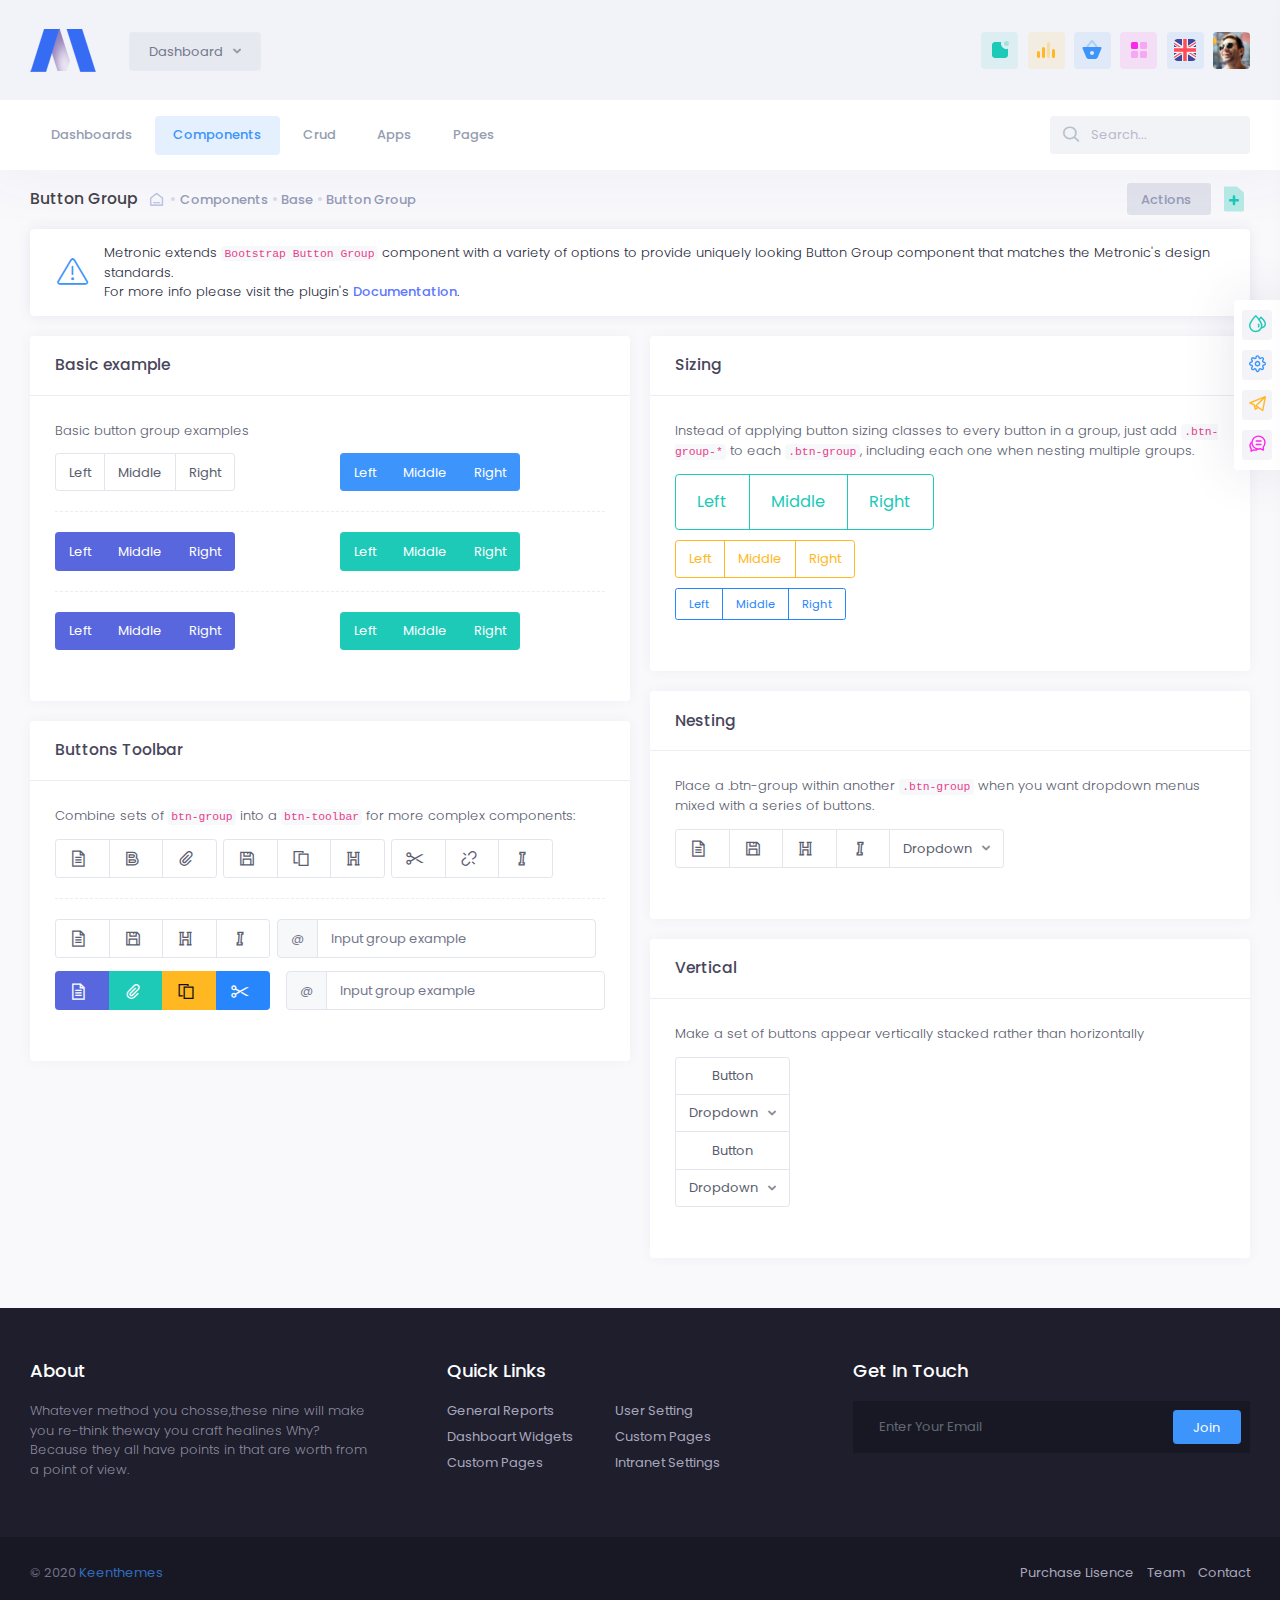
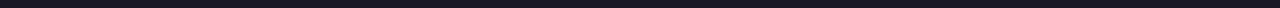
<file: components/base/button-group.html>
<!DOCTYPE html>

<!--
Template Name: Metronic - Responsive Admin Dashboard Template build with Twitter Bootstrap 4 & Angular 8
Author: KeenThemes
Website: http://www.keenthemes.com/
Contact: support@keenthemes.com
Follow: www.twitter.com/keenthemes
Dribbble: www.dribbble.com/keenthemes
Like: www.facebook.com/keenthemes
Purchase: http://themeforest.net/item/metronic-responsive-admin-dashboard-template/4021469?ref=keenthemes
Renew Support: http://themeforest.net/item/metronic-responsive-admin-dashboard-template/4021469?ref=keenthemes
License: You must have a valid license purchased only from themeforest(the above link) in order to legally use the theme for your project.
-->
<html lang="en">

	<!-- begin::Head -->
	<head>
		<base href="../../">
		<meta charset="utf-8" />
		<title>Metronic | Button Group</title>
		<meta name="description" content="Button group examples">
		<meta name="viewport" content="width=device-width, initial-scale=1, shrink-to-fit=no">

		<!--begin::Fonts -->
		<link rel="stylesheet" href="https://fonts.googleapis.com/css?family=Poppins:300,400,500,600,700">

		<!--end::Fonts -->

		<!--begin::Global Theme Styles(used by all pages) -->
		<link href="assets/plugins/global/plugins.bundle.css" rel="stylesheet" type="text/css" />
		<link href="assets/css/style.bundle.css" rel="stylesheet" type="text/css" />

		<!--end::Global Theme Styles -->

		<!--begin::Layout Skins(used by all pages) -->

		<!--end::Layout Skins -->
		<link rel="shortcut icon" href="assets/media/logos/favicon.ico" />
	</head>

	<!-- end::Head -->

	<!-- begin::Body -->
	<body class="kt-page--loading-enabled kt-page--loading kt-header--fixed kt-header--minimize-topbar kt-header-mobile--fixed kt-quick-panel--right kt-demo-panel--right kt-offcanvas-panel--right kt-subheader--enabled kt-subheader--transparent kt-page--loading">

		<!-- begin::Page loader -->

		<!-- end::Page Loader -->

		<!-- begin:: Page -->

		<!-- begin:: Header Mobile -->
		<div id="kt_header_mobile" class="kt-header-mobile  kt-header-mobile--fixed ">
			<div class="kt-header-mobile__brand">
				<a class="kt-header-mobile__logo" href="?page=index">
					<img alt="Logo" src="assets/media/logos/logo-5-sm.png" />
				</a>
				<div class="kt-header-mobile__nav">
					<div class="dropdown">
						<button type="button" class="btn btn-icon" data-toggle="dropdown" aria-haspopup="true" aria-expanded="true">
							<svg xmlns="http://www.w3.org/2000/svg" xmlns:xlink="http://www.w3.org/1999/xlink" width="24px" height="24px" viewBox="0 0 24 24" version="1.1" class="kt-svg-icon kt-svg-icon--md kt-svg-icon--success">
								<g stroke="none" stroke-width="1" fill="none" fill-rule="evenodd">
									<rect x="0" y="0" width="24" height="24" />
									<path d="M15.9956071,6 L9,6 C7.34314575,6 6,7.34314575 6,9 L6,15.9956071 C4.70185442,15.9316381 4,15.1706419 4,13.8181818 L4,6.18181818 C4,4.76751186 4.76751186,4 6.18181818,4 L13.8181818,4 C15.1706419,4 15.9316381,4.70185442 15.9956071,6 Z" fill="#000000" fill-rule="nonzero" opacity="0.3" />
									<path d="M10.1818182,8 L17.8181818,8 C19.2324881,8 20,8.76751186 20,10.1818182 L20,17.8181818 C20,19.2324881 19.2324881,20 17.8181818,20 L10.1818182,20 C8.76751186,20 8,19.2324881 8,17.8181818 L8,10.1818182 C8,8.76751186 8.76751186,8 10.1818182,8 Z" fill="#000000" />
								</g>
							</svg> </button>
						<div class="dropdown-menu dropdown-menu-fit dropdown-menu-md">
							<ul class="kt-nav kt-nav--bold kt-nav--md-space kt-margin-t-20 kt-margin-b-20">
								<li class="kt-nav__item">
									<a class="kt-nav__link active" href="#">
										<span class="kt-nav__link-icon"><i class="flaticon2-user"></i></span>
										<span class="kt-nav__link-text">Human Resources</span>
									</a>
								</li>
								<li class="kt-nav__item">
									<a class="kt-nav__link" href="#">
										<span class="kt-nav__link-icon"><i class="flaticon-feed"></i></span>
										<span class="kt-nav__link-text">Customer Relationship</span>
									</a>
								</li>
								<li class="kt-nav__item">
									<a class="kt-nav__link" href="#">
										<span class="kt-nav__link-icon"><i class="flaticon2-settings"></i></span>
										<span class="kt-nav__link-text">Order Processing</span>
									</a>
								</li>
								<li class="kt-nav__item">
									<a class="kt-nav__link" href="#">
										<span class="kt-nav__link-icon"><i class="flaticon2-chart2"></i></span>
										<span class="kt-nav__link-text">Accounting</span>
									</a>
								</li>
								<li class="kt-nav__separator"></li>
								<li class="kt-nav__item">
									<a class="kt-nav__link" href="#">
										<span class="kt-nav__link-icon"><i class="flaticon-security"></i></span>
										<span class="kt-nav__link-text">Finance</span>
									</a>
								</li>
								<li class="kt-nav__item">
									<a class="kt-nav__link" href="#">
										<span class="kt-nav__link-icon"><i class="flaticon2-cup"></i></span>
										<span class="kt-nav__link-text">Administration</span>
									</a>
								</li>
							</ul>
						</div>
					</div>
				</div>
			</div>
			<div class="kt-header-mobile__toolbar">
				<button class="kt-header-mobile__toolbar-toggler" id="kt_header_mobile_toggler"><span></span></button>
				<button class="kt-header-mobile__toolbar-topbar-toggler" id="kt_header_mobile_topbar_toggler"><i class="flaticon-more-1"></i></button>
			</div>
		</div>

		<!-- end:: Header Mobile -->
		<div class="kt-grid kt-grid--hor kt-grid--root">
			<div class="kt-grid__item kt-grid__item--fluid kt-grid kt-grid--ver kt-page">
				<div class="kt-grid__item kt-grid__item--fluid kt-grid kt-grid--hor kt-wrapper " id="kt_wrapper">

					<!-- begin:: Header -->
					<div id="kt_header" class="kt-header kt-grid__item  kt-header--fixed " data-ktheader-minimize="on">
						<div class="kt-header__top">
							<div class="kt-container ">

								<!-- begin:: Brand -->
								<div class="kt-header__brand   kt-grid__item" id="kt_header_brand">
									<div class="kt-header__brand-logo">
										<a href="index.html">
											<img alt="Logo" src="assets/media/logos/logo-5.png" />
										</a>
									</div>
									<div class="kt-header__brand-nav">
										<div class="dropdown">
											<button type="button" class="btn btn-pill btn-default dropdown-toggle" data-toggle="dropdown" aria-haspopup="true" aria-expanded="true">
												Dashboard
											</button>
											<div class="dropdown-menu dropdown-menu-fit dropdown-menu-md">
												<ul class="kt-nav kt-nav--bold kt-nav--md-space kt-margin-t-20 kt-margin-b-20">
													<li class="kt-nav__item">
														<a class="kt-nav__link active" href="#">
															<span class="kt-nav__link-icon"><i class="flaticon2-user"></i></span>
															<span class="kt-nav__link-text">Human Resources</span>
														</a>
													</li>
													<li class="kt-nav__item">
														<a class="kt-nav__link" href="#">
															<span class="kt-nav__link-icon"><i class="flaticon-feed"></i></span>
															<span class="kt-nav__link-text">Customer Relationship</span>
														</a>
													</li>
													<li class="kt-nav__item">
														<a class="kt-nav__link" href="#">
															<span class="kt-nav__link-icon"><i class="flaticon2-settings"></i></span>
															<span class="kt-nav__link-text">Order Processing</span>
														</a>
													</li>
													<li class="kt-nav__item">
														<a class="kt-nav__link" href="#">
															<span class="kt-nav__link-icon"><i class="flaticon2-chart2"></i></span>
															<span class="kt-nav__link-text">Accounting</span>
														</a>
													</li>
													<li class="kt-nav__separator"></li>
													<li class="kt-nav__item">
														<a class="kt-nav__link" href="#">
															<span class="kt-nav__link-icon"><i class="flaticon-security"></i></span>
															<span class="kt-nav__link-text">Finance</span>
														</a>
													</li>
													<li class="kt-nav__item">
														<a class="kt-nav__link" href="#">
															<span class="kt-nav__link-icon"><i class="flaticon2-cup"></i></span>
															<span class="kt-nav__link-text">Administration</span>
														</a>
													</li>
												</ul>
											</div>
										</div>
									</div>
								</div>

								<!-- end:: Brand -->

								<!-- begin:: Header Topbar -->
								<div class="kt-header__topbar">

									<!--begin: Search -->
									<div class="kt-header__topbar-item kt-header__topbar-item--search dropdown kt-hidden-desktop" id="kt_quick_search_toggle">
										<div class="kt-header__topbar-wrapper" data-toggle="dropdown" data-offset="10px,10px">
											<span class="kt-header__topbar-icon kt-header__topbar-icon--success">
												<svg xmlns="http://www.w3.org/2000/svg" xmlns:xlink="http://www.w3.org/1999/xlink" width="24px" height="24px" viewBox="0 0 24 24" version="1.1" class="kt-svg-icon">
													<g stroke="none" stroke-width="1" fill="none" fill-rule="evenodd">
														<rect x="0" y="0" width="24" height="24" />
														<path d="M14.2928932,16.7071068 C13.9023689,16.3165825 13.9023689,15.6834175 14.2928932,15.2928932 C14.6834175,14.9023689 15.3165825,14.9023689 15.7071068,15.2928932 L19.7071068,19.2928932 C20.0976311,19.6834175 20.0976311,20.3165825 19.7071068,20.7071068 C19.3165825,21.0976311 18.6834175,21.0976311 18.2928932,20.7071068 L14.2928932,16.7071068 Z" fill="#000000" fill-rule="nonzero" opacity="0.3" />
														<path d="M11,16 C13.7614237,16 16,13.7614237 16,11 C16,8.23857625 13.7614237,6 11,6 C8.23857625,6 6,8.23857625 6,11 C6,13.7614237 8.23857625,16 11,16 Z M11,18 C7.13400675,18 4,14.8659932 4,11 C4,7.13400675 7.13400675,4 11,4 C14.8659932,4 18,7.13400675 18,11 C18,14.8659932 14.8659932,18 11,18 Z" fill="#000000" fill-rule="nonzero" />
													</g>
												</svg>

												<!--<i class="flaticon2-search-1"></i>-->
											</span>
										</div>
										<div class="dropdown-menu dropdown-menu-fit dropdown-menu-right dropdown-menu-anim dropdown-menu-lg">
											<div class="kt-quick-search kt-quick-search--dropdown kt-quick-search--result-compact" id="kt_quick_search_dropdown">
												<form method="get" class="kt-quick-search__form">
													<div class="input-group">
														<div class="input-group-prepend"><span class="input-group-text"><i class="flaticon2-search-1"></i></span></div>
														<input type="text" class="form-control kt-quick-search__input" placeholder="Search...">
														<div class="input-group-append"><span class="input-group-text"><i class="la la-close kt-quick-search__close"></i></span></div>
													</div>
												</form>
												<div class="kt-quick-search__wrapper kt-scroll" data-scroll="true" data-height="325" data-mobile-height="200">
												</div>
											</div>
										</div>
									</div>

									<!--end: Search -->

									<!--begin: Notifications -->
									<div class="kt-header__topbar-item dropdown">
										<div class="kt-header__topbar-wrapper" data-toggle="dropdown" data-offset="10px,10px">
											<span class="kt-header__topbar-icon kt-header__topbar-icon--success">
												<svg xmlns="http://www.w3.org/2000/svg" xmlns:xlink="http://www.w3.org/1999/xlink" width="24px" height="24px" viewBox="0 0 24 24" version="1.1" class="kt-svg-icon">
													<g stroke="none" stroke-width="1" fill="none" fill-rule="evenodd">
														<rect x="0" y="0" width="24" height="24" />
														<path d="M13.2070325,4 C13.0721672,4.47683179 13,4.97998812 13,5.5 C13,8.53756612 15.4624339,11 18.5,11 C19.0200119,11 19.5231682,10.9278328 20,10.7929675 L20,17 C20,18.6568542 18.6568542,20 17,20 L7,20 C5.34314575,20 4,18.6568542 4,17 L4,7 C4,5.34314575 5.34314575,4 7,4 L13.2070325,4 Z" fill="#000000" />
														<circle fill="#000000" opacity="0.3" cx="18.5" cy="5.5" r="2.5" />
													</g>
												</svg>

												<!--<i class="flaticon2-bell-alarm-symbol"></i>-->
											</span>
											<span class="kt-hidden kt-badge kt-badge--danger"></span>
										</div>
										<div class="dropdown-menu dropdown-menu-fit dropdown-menu-right dropdown-menu-anim dropdown-menu-xl">
											<form>

												<!--begin: Head -->
												<div class="kt-head kt-head--skin-light kt-head--fit-x kt-head--fit-b">
													<h3 class="kt-head__title">
														User Notifications
														&nbsp;
														<span class="btn btn-label-primary btn-sm btn-bold btn-font-md">23 new</span>
													</h3>
													<ul class="nav nav-tabs nav-tabs-line nav-tabs-bold nav-tabs-line-3x nav-tabs-line-brand  kt-notification-item-padding-x" role="tablist">
														<li class="nav-item">
															<a class="nav-link active show" data-toggle="tab" href="#topbar_notifications_notifications" role="tab" aria-selected="true">Alerts</a>
														</li>
														<li class="nav-item">
															<a class="nav-link" data-toggle="tab" href="#topbar_notifications_events" role="tab" aria-selected="false">Events</a>
														</li>
														<li class="nav-item">
															<a class="nav-link" data-toggle="tab" href="#topbar_notifications_logs" role="tab" aria-selected="false">Logs</a>
														</li>
													</ul>
												</div>

												<!--end: Head -->
												<div class="tab-content">
													<div class="tab-pane active show" id="topbar_notifications_notifications" role="tabpanel">
														<div class="kt-notification kt-margin-t-10 kt-margin-b-10 kt-scroll" data-scroll="true" data-height="300" data-mobile-height="200">
															<a href="#" class="kt-notification__item">
																<div class="kt-notification__item-icon">
																	<i class="flaticon2-line-chart kt-font-success"></i>
																</div>
																<div class="kt-notification__item-details">
																	<div class="kt-notification__item-title">
																		New order has been received
																	</div>
																	<div class="kt-notification__item-time">
																		2 hrs ago
																	</div>
																</div>
															</a>
															<a href="#" class="kt-notification__item">
																<div class="kt-notification__item-icon">
																	<i class="flaticon2-box-1 kt-font-brand"></i>
																</div>
																<div class="kt-notification__item-details">
																	<div class="kt-notification__item-title">
																		New customer is registered
																	</div>
																	<div class="kt-notification__item-time">
																		3 hrs ago
																	</div>
																</div>
															</a>
															<a href="#" class="kt-notification__item">
																<div class="kt-notification__item-icon">
																	<i class="flaticon2-chart2 kt-font-danger"></i>
																</div>
																<div class="kt-notification__item-details">
																	<div class="kt-notification__item-title">
																		Application has been approved
																	</div>
																	<div class="kt-notification__item-time">
																		3 hrs ago
																	</div>
																</div>
															</a>
															<a href="#" class="kt-notification__item">
																<div class="kt-notification__item-icon">
																	<i class="flaticon2-image-file kt-font-warning"></i>
																</div>
																<div class="kt-notification__item-details">
																	<div class="kt-notification__item-title">
																		New file has been uploaded
																	</div>
																	<div class="kt-notification__item-time">
																		5 hrs ago
																	</div>
																</div>
															</a>
															<a href="#" class="kt-notification__item">
																<div class="kt-notification__item-icon">
																	<i class="flaticon2-drop kt-font-info"></i>
																</div>
																<div class="kt-notification__item-details">
																	<div class="kt-notification__item-title">
																		New user feedback received
																	</div>
																	<div class="kt-notification__item-time">
																		8 hrs ago
																	</div>
																</div>
															</a>
															<a href="#" class="kt-notification__item">
																<div class="kt-notification__item-icon">
																	<i class="flaticon2-pie-chart-2 kt-font-success"></i>
																</div>
																<div class="kt-notification__item-details">
																	<div class="kt-notification__item-title">
																		System reboot has been successfully completed
																	</div>
																	<div class="kt-notification__item-time">
																		12 hrs ago
																	</div>
																</div>
															</a>
															<a href="#" class="kt-notification__item">
																<div class="kt-notification__item-icon">
																	<i class="flaticon2-favourite kt-font-danger"></i>
																</div>
																<div class="kt-notification__item-details">
																	<div class="kt-notification__item-title">
																		New order has been placed
																	</div>
																	<div class="kt-notification__item-time">
																		15 hrs ago
																	</div>
																</div>
															</a>
															<a href="#" class="kt-notification__item kt-notification__item--read">
																<div class="kt-notification__item-icon">
																	<i class="flaticon2-safe kt-font-primary"></i>
																</div>
																<div class="kt-notification__item-details">
																	<div class="kt-notification__item-title">
																		Company meeting canceled
																	</div>
																	<div class="kt-notification__item-time">
																		19 hrs ago
																	</div>
																</div>
															</a>
															<a href="#" class="kt-notification__item">
																<div class="kt-notification__item-icon">
																	<i class="flaticon2-psd kt-font-success"></i>
																</div>
																<div class="kt-notification__item-details">
																	<div class="kt-notification__item-title">
																		New report has been received
																	</div>
																	<div class="kt-notification__item-time">
																		23 hrs ago
																	</div>
																</div>
															</a>
															<a href="#" class="kt-notification__item">
																<div class="kt-notification__item-icon">
																	<i class="flaticon-download-1 kt-font-danger"></i>
																</div>
																<div class="kt-notification__item-details">
																	<div class="kt-notification__item-title">
																		Finance report has been generated
																	</div>
																	<div class="kt-notification__item-time">
																		25 hrs ago
																	</div>
																</div>
															</a>
															<a href="#" class="kt-notification__item">
																<div class="kt-notification__item-icon">
																	<i class="flaticon-security kt-font-warning"></i>
																</div>
																<div class="kt-notification__item-details">
																	<div class="kt-notification__item-title">
																		New customer comment recieved
																	</div>
																	<div class="kt-notification__item-time">
																		2 days ago
																	</div>
																</div>
															</a>
															<a href="#" class="kt-notification__item">
																<div class="kt-notification__item-icon">
																	<i class="flaticon2-pie-chart kt-font-success"></i>
																</div>
																<div class="kt-notification__item-details">
																	<div class="kt-notification__item-title">
																		New customer is registered
																	</div>
																	<div class="kt-notification__item-time">
																		3 days ago
																	</div>
																</div>
															</a>
														</div>
													</div>
													<div class="tab-pane" id="topbar_notifications_events" role="tabpanel">
														<div class="kt-notification kt-margin-t-10 kt-margin-b-10 kt-scroll" data-scroll="true" data-height="300" data-mobile-height="200">
															<a href="#" class="kt-notification__item">
																<div class="kt-notification__item-icon">
																	<i class="flaticon2-psd kt-font-success"></i>
																</div>
																<div class="kt-notification__item-details">
																	<div class="kt-notification__item-title">
																		New report has been received
																	</div>
																	<div class="kt-notification__item-time">
																		23 hrs ago
																	</div>
																</div>
															</a>
															<a href="#" class="kt-notification__item">
																<div class="kt-notification__item-icon">
																	<i class="flaticon-download-1 kt-font-danger"></i>
																</div>
																<div class="kt-notification__item-details">
																	<div class="kt-notification__item-title">
																		Finance report has been generated
																	</div>
																	<div class="kt-notification__item-time">
																		25 hrs ago
																	</div>
																</div>
															</a>
															<a href="#" class="kt-notification__item">
																<div class="kt-notification__item-icon">
																	<i class="flaticon2-line-chart kt-font-success"></i>
																</div>
																<div class="kt-notification__item-details">
																	<div class="kt-notification__item-title">
																		New order has been received
																	</div>
																	<div class="kt-notification__item-time">
																		2 hrs ago
																	</div>
																</div>
															</a>
															<a href="#" class="kt-notification__item">
																<div class="kt-notification__item-icon">
																	<i class="flaticon2-box-1 kt-font-brand"></i>
																</div>
																<div class="kt-notification__item-details">
																	<div class="kt-notification__item-title">
																		New customer is registered
																	</div>
																	<div class="kt-notification__item-time">
																		3 hrs ago
																	</div>
																</div>
															</a>
															<a href="#" class="kt-notification__item">
																<div class="kt-notification__item-icon">
																	<i class="flaticon2-chart2 kt-font-danger"></i>
																</div>
																<div class="kt-notification__item-details">
																	<div class="kt-notification__item-title">
																		Application has been approved
																	</div>
																	<div class="kt-notification__item-time">
																		3 hrs ago
																	</div>
																</div>
															</a>
															<a href="#" class="kt-notification__item">
																<div class="kt-notification__item-icon">
																	<i class="flaticon2-image-file kt-font-warning"></i>
																</div>
																<div class="kt-notification__item-details">
																	<div class="kt-notification__item-title">
																		New file has been uploaded
																	</div>
																	<div class="kt-notification__item-time">
																		5 hrs ago
																	</div>
																</div>
															</a>
															<a href="#" class="kt-notification__item">
																<div class="kt-notification__item-icon">
																	<i class="flaticon2-drop kt-font-info"></i>
																</div>
																<div class="kt-notification__item-details">
																	<div class="kt-notification__item-title">
																		New user feedback received
																	</div>
																	<div class="kt-notification__item-time">
																		8 hrs ago
																	</div>
																</div>
															</a>
															<a href="#" class="kt-notification__item">
																<div class="kt-notification__item-icon">
																	<i class="flaticon2-pie-chart-2 kt-font-success"></i>
																</div>
																<div class="kt-notification__item-details">
																	<div class="kt-notification__item-title">
																		System reboot has been successfully completed
																	</div>
																	<div class="kt-notification__item-time">
																		12 hrs ago
																	</div>
																</div>
															</a>
															<a href="#" class="kt-notification__item">
																<div class="kt-notification__item-icon">
																	<i class="flaticon2-favourite kt-font-brand"></i>
																</div>
																<div class="kt-notification__item-details">
																	<div class="kt-notification__item-title">
																		New order has been placed
																	</div>
																	<div class="kt-notification__item-time">
																		15 hrs ago
																	</div>
																</div>
															</a>
															<a href="#" class="kt-notification__item kt-notification__item--read">
																<div class="kt-notification__item-icon">
																	<i class="flaticon2-safe kt-font-primary"></i>
																</div>
																<div class="kt-notification__item-details">
																	<div class="kt-notification__item-title">
																		Company meeting canceled
																	</div>
																	<div class="kt-notification__item-time">
																		19 hrs ago
																	</div>
																</div>
															</a>
															<a href="#" class="kt-notification__item">
																<div class="kt-notification__item-icon">
																	<i class="flaticon2-psd kt-font-success"></i>
																</div>
																<div class="kt-notification__item-details">
																	<div class="kt-notification__item-title">
																		New report has been received
																	</div>
																	<div class="kt-notification__item-time">
																		23 hrs ago
																	</div>
																</div>
															</a>
															<a href="#" class="kt-notification__item">
																<div class="kt-notification__item-icon">
																	<i class="flaticon-download-1 kt-font-danger"></i>
																</div>
																<div class="kt-notification__item-details">
																	<div class="kt-notification__item-title">
																		Finance report has been generated
																	</div>
																	<div class="kt-notification__item-time">
																		25 hrs ago
																	</div>
																</div>
															</a>
															<a href="#" class="kt-notification__item">
																<div class="kt-notification__item-icon">
																	<i class="flaticon-security kt-font-warning"></i>
																</div>
																<div class="kt-notification__item-details">
																	<div class="kt-notification__item-title">
																		New customer comment recieved
																	</div>
																	<div class="kt-notification__item-time">
																		2 days ago
																	</div>
																</div>
															</a>
															<a href="#" class="kt-notification__item">
																<div class="kt-notification__item-icon">
																	<i class="flaticon2-pie-chart kt-font-success"></i>
																</div>
																<div class="kt-notification__item-details">
																	<div class="kt-notification__item-title">
																		New customer is registered
																	</div>
																	<div class="kt-notification__item-time">
																		3 days ago
																	</div>
																</div>
															</a>
														</div>
													</div>
													<div class="tab-pane" id="topbar_notifications_logs" role="tabpanel">
														<div class="kt-grid kt-grid--ver" style="min-height: 200px;">
															<div class="kt-grid kt-grid--hor kt-grid__item kt-grid__item--fluid kt-grid__item--middle">
																<div class="kt-grid__item kt-grid__item--middle kt-align-center">
																	All caught up!
																	<br>No new notifications.
																</div>
															</div>
														</div>
													</div>
												</div>
											</form>
										</div>
									</div>

									<!--end: Notifications -->

									<!--begin: Quick actions -->
									<div class="kt-header__topbar-item dropdown">
										<div class="kt-header__topbar-wrapper" data-toggle="dropdown" data-offset="10px,10px">
											<span class="kt-header__topbar-icon kt-header__topbar-icon--warning">
												<svg xmlns="http://www.w3.org/2000/svg" xmlns:xlink="http://www.w3.org/1999/xlink" width="24px" height="24px" viewBox="0 0 24 24" version="1.1" class="kt-svg-icon">
													<g stroke="none" stroke-width="1" fill="none" fill-rule="evenodd">
														<rect x="0" y="0" width="24" height="24" />
														<rect fill="#000000" opacity="0.3" x="13" y="4" width="3" height="16" rx="1.5" />
														<rect fill="#000000" x="8" y="9" width="3" height="11" rx="1.5" />
														<rect fill="#000000" x="18" y="11" width="3" height="9" rx="1.5" />
														<rect fill="#000000" x="3" y="13" width="3" height="7" rx="1.5" />
													</g>
												</svg>

												<!--<i class="flaticon2-gear"></i>-->
											</span>
										</div>
										<div class="dropdown-menu dropdown-menu-fit dropdown-menu-right dropdown-menu-anim dropdown-menu-xl">
											<form>

												<!--begin: Head -->
												<div class="kt-head kt-head--skin-light">
													<h3 class="kt-head__title">
														User Quick Actions
														<span class="kt-space-15"></span>
														<span class="btn btn-success btn-sm btn-bold btn-font-md">23 tasks pending</span>
													</h3>
												</div>

												<!--end: Head -->

												<!--begin: Grid Nav -->
												<div class="kt-grid-nav kt-grid-nav--skin-light">
													<div class="kt-grid-nav__row">
														<a href="#" class="kt-grid-nav__item">
															<span class="kt-grid-nav__icon">
																<svg xmlns="http://www.w3.org/2000/svg" xmlns:xlink="http://www.w3.org/1999/xlink" width="24px" height="24px" viewBox="0 0 24 24" version="1.1" class="kt-svg-icon kt-svg-icon--success kt-svg-icon--lg">
																	<g stroke="none" stroke-width="1" fill="none" fill-rule="evenodd">
																		<rect x="0" y="0" width="24" height="24" />
																		<path d="M4.3618034,10.2763932 L4.8618034,9.2763932 C4.94649941,9.10700119 5.11963097,9 5.30901699,9 L15.190983,9 C15.4671254,9 15.690983,9.22385763 15.690983,9.5 C15.690983,9.57762255 15.6729105,9.65417908 15.6381966,9.7236068 L15.1381966,10.7236068 C15.0535006,10.8929988 14.880369,11 14.690983,11 L4.80901699,11 C4.53287462,11 4.30901699,10.7761424 4.30901699,10.5 C4.30901699,10.4223775 4.32708954,10.3458209 4.3618034,10.2763932 Z M14.6381966,13.7236068 L14.1381966,14.7236068 C14.0535006,14.8929988 13.880369,15 13.690983,15 L4.80901699,15 C4.53287462,15 4.30901699,14.7761424 4.30901699,14.5 C4.30901699,14.4223775 4.32708954,14.3458209 4.3618034,14.2763932 L4.8618034,13.2763932 C4.94649941,13.1070012 5.11963097,13 5.30901699,13 L14.190983,13 C14.4671254,13 14.690983,13.2238576 14.690983,13.5 C14.690983,13.5776225 14.6729105,13.6541791 14.6381966,13.7236068 Z" fill="#000000" opacity="0.3" />
																		<path d="M17.369,7.618 C16.976998,7.08599734 16.4660031,6.69750122 15.836,6.4525 C15.2059968,6.20749878 14.590003,6.085 13.988,6.085 C13.2179962,6.085 12.5180032,6.2249986 11.888,6.505 C11.2579969,6.7850014 10.7155023,7.16999755 10.2605,7.66 C9.80549773,8.15000245 9.45550123,8.72399671 9.2105,9.382 C8.96549878,10.0400033 8.843,10.7539961 8.843,11.524 C8.843,12.3360041 8.96199881,13.0779966 9.2,13.75 C9.43800119,14.4220034 9.7774978,14.9994976 10.2185,15.4825 C10.6595022,15.9655024 11.1879969,16.3399987 11.804,16.606 C12.4200031,16.8720013 13.1129962,17.005 13.883,17.005 C14.681004,17.005 15.3879969,16.8475016 16.004,16.5325 C16.6200031,16.2174984 17.1169981,15.8010026 17.495,15.283 L19.616,16.774 C18.9579967,17.6000041 18.1530048,18.2404977 17.201,18.6955 C16.2489952,19.1505023 15.1360064,19.378 13.862,19.378 C12.6999942,19.378 11.6325049,19.1855019 10.6595,18.8005 C9.68649514,18.4154981 8.8500035,17.8765035 8.15,17.1835 C7.4499965,16.4904965 6.90400196,15.6645048 6.512,14.7055 C6.11999804,13.7464952 5.924,12.6860058 5.924,11.524 C5.924,10.333994 6.13049794,9.25950479 6.5435,8.3005 C6.95650207,7.34149521 7.5234964,6.52600336 8.2445,5.854 C8.96550361,5.18199664 9.8159951,4.66400182 10.796,4.3 C11.7760049,3.93599818 12.8399943,3.754 13.988,3.754 C14.4640024,3.754 14.9609974,3.79949954 15.479,3.8905 C15.9970026,3.98150045 16.4939976,4.12149906 16.97,4.3105 C17.4460024,4.49950095 17.8939979,4.7339986 18.314,5.014 C18.7340021,5.2940014 19.0909985,5.62999804 19.385,6.022 L17.369,7.618 Z" fill="#000000" />
																	</g>
																</svg> </span>
															<span class="kt-grid-nav__title">Accounting</span>
															<span class="kt-grid-nav__desc">eCommerce</span>
														</a>
														<a href="#" class="kt-grid-nav__item">
															<span class="kt-grid-nav__icon">
																<svg xmlns="http://www.w3.org/2000/svg" xmlns:xlink="http://www.w3.org/1999/xlink" width="24px" height="24px" viewBox="0 0 24 24" version="1.1" class="kt-svg-icon kt-svg-icon--success kt-svg-icon--lg">
																	<g stroke="none" stroke-width="1" fill="none" fill-rule="evenodd">
																		<rect x="0" y="0" width="24" height="24" />
																		<path d="M14.8571499,13 C14.9499122,12.7223297 15,12.4263059 15,12.1190476 L15,6.88095238 C15,5.28984632 13.6568542,4 12,4 L11.7272727,4 C10.2210416,4 9,5.17258756 9,6.61904762 L10.0909091,6.61904762 C10.0909091,5.75117158 10.823534,5.04761905 11.7272727,5.04761905 L12,5.04761905 C13.0543618,5.04761905 13.9090909,5.86843034 13.9090909,6.88095238 L13.9090909,12.1190476 C13.9090909,12.4383379 13.8240964,12.7385644 13.6746497,13 L10.3253503,13 C10.1759036,12.7385644 10.0909091,12.4383379 10.0909091,12.1190476 L10.0909091,9.5 C10.0909091,9.06606198 10.4572216,8.71428571 10.9090909,8.71428571 C11.3609602,8.71428571 11.7272727,9.06606198 11.7272727,9.5 L11.7272727,11.3333333 L12.8181818,11.3333333 L12.8181818,9.5 C12.8181818,8.48747796 11.9634527,7.66666667 10.9090909,7.66666667 C9.85472911,7.66666667 9,8.48747796 9,9.5 L9,12.1190476 C9,12.4263059 9.0500878,12.7223297 9.14285008,13 L6,13 C5.44771525,13 5,12.5522847 5,12 L5,3 C5,2.44771525 5.44771525,2 6,2 L18,2 C18.5522847,2 19,2.44771525 19,3 L19,12 C19,12.5522847 18.5522847,13 18,13 L14.8571499,13 Z" fill="#000000" opacity="0.3" />
																		<path d="M9,10.3333333 L9,12.1190476 C9,13.7101537 10.3431458,15 12,15 C13.6568542,15 15,13.7101537 15,12.1190476 L15,10.3333333 L20.2072547,6.57253826 C20.4311176,6.4108595 20.7436609,6.46126971 20.9053396,6.68513259 C20.9668779,6.77033951 21,6.87277228 21,6.97787787 L21,17 C21,18.1045695 20.1045695,19 19,19 L5,19 C3.8954305,19 3,18.1045695 3,17 L3,6.97787787 C3,6.70173549 3.22385763,6.47787787 3.5,6.47787787 C3.60510559,6.47787787 3.70753836,6.51099993 3.79274528,6.57253826 L9,10.3333333 Z M10.0909091,11.1212121 L12,12.5 L13.9090909,11.1212121 L13.9090909,12.1190476 C13.9090909,13.1315697 13.0543618,13.952381 12,13.952381 C10.9456382,13.952381 10.0909091,13.1315697 10.0909091,12.1190476 L10.0909091,11.1212121 Z" fill="#000000" />
																	</g>
																</svg> </span>
															<span class="kt-grid-nav__title">Administration</span>
															<span class="kt-grid-nav__desc">Console</span>
														</a>
													</div>
													<div class="kt-grid-nav__row">
														<a href="#" class="kt-grid-nav__item">
															<span class="kt-grid-nav__icon">
																<svg xmlns="http://www.w3.org/2000/svg" xmlns:xlink="http://www.w3.org/1999/xlink" width="24px" height="24px" viewBox="0 0 24 24" version="1.1" class="kt-svg-icon kt-svg-icon--success kt-svg-icon--lg">
																	<g stroke="none" stroke-width="1" fill="none" fill-rule="evenodd">
																		<rect x="0" y="0" width="24" height="24" />
																		<path d="M4,9.67471899 L10.880262,13.6470401 C10.9543486,13.689814 11.0320333,13.7207107 11.1111111,13.740321 L11.1111111,21.4444444 L4.49070127,17.526473 C4.18655139,17.3464765 4,17.0193034 4,16.6658832 L4,9.67471899 Z M20,9.56911707 L20,16.6658832 C20,17.0193034 19.8134486,17.3464765 19.5092987,17.526473 L12.8888889,21.4444444 L12.8888889,13.6728275 C12.9050191,13.6647696 12.9210067,13.6561758 12.9368301,13.6470401 L20,9.56911707 Z" fill="#000000" />
																		<path d="M4.21611835,7.74669402 C4.30015839,7.64056877 4.40623188,7.55087574 4.5299008,7.48500698 L11.5299008,3.75665466 C11.8237589,3.60013944 12.1762411,3.60013944 12.4700992,3.75665466 L19.4700992,7.48500698 C19.5654307,7.53578262 19.6503066,7.60071528 19.7226939,7.67641889 L12.0479413,12.1074394 C11.9974761,12.1365754 11.9509488,12.1699127 11.9085461,12.2067543 C11.8661433,12.1699127 11.819616,12.1365754 11.7691509,12.1074394 L4.21611835,7.74669402 Z" fill="#000000" opacity="0.3" />
																	</g>
																</svg> </span>
															<span class="kt-grid-nav__title">Projects</span>
															<span class="kt-grid-nav__desc">Pending Tasks</span>
														</a>
														<a href="#" class="kt-grid-nav__item">
															<span class="kt-grid-nav__icon">
																<svg xmlns="http://www.w3.org/2000/svg" xmlns:xlink="http://www.w3.org/1999/xlink" width="24px" height="24px" viewBox="0 0 24 24" version="1.1" class="kt-svg-icon kt-svg-icon--success kt-svg-icon--lg">
																	<g stroke="none" stroke-width="1" fill="none" fill-rule="evenodd">
																		<polygon points="0 0 24 0 24 24 0 24" />
																		<path d="M18,14 C16.3431458,14 15,12.6568542 15,11 C15,9.34314575 16.3431458,8 18,8 C19.6568542,8 21,9.34314575 21,11 C21,12.6568542 19.6568542,14 18,14 Z M9,11 C6.790861,11 5,9.209139 5,7 C5,4.790861 6.790861,3 9,3 C11.209139,3 13,4.790861 13,7 C13,9.209139 11.209139,11 9,11 Z" fill="#000000" fill-rule="nonzero" opacity="0.3" />
																		<path d="M17.6011961,15.0006174 C21.0077043,15.0378534 23.7891749,16.7601418 23.9984937,20.4 C24.0069246,20.5466056 23.9984937,21 23.4559499,21 L19.6,21 C19.6,18.7490654 18.8562935,16.6718327 17.6011961,15.0006174 Z M0.00065168429,20.1992055 C0.388258525,15.4265159 4.26191235,13 8.98334134,13 C13.7712164,13 17.7048837,15.2931929 17.9979143,20.2 C18.0095879,20.3954741 17.9979143,21 17.2466999,21 C13.541124,21 8.03472472,21 0.727502227,21 C0.476712155,21 -0.0204617505,20.45918 0.00065168429,20.1992055 Z" fill="#000000" fill-rule="nonzero" />
																	</g>
																</svg> </span>
															<span class="kt-grid-nav__title">Customers</span>
															<span class="kt-grid-nav__desc">Latest cases</span>
														</a>
													</div>
												</div>

												<!--end: Grid Nav -->
											</form>
										</div>
									</div>

									<!--end: Quick actions -->

									<!--begin: Cart -->
									<div class="kt-header__topbar-item dropdown">
										<div class="kt-header__topbar-wrapper" data-toggle="dropdown" data-offset="10px,10px">
											<span class="kt-header__topbar-icon kt-header__topbar-icon--brand">
												<svg xmlns="http://www.w3.org/2000/svg" xmlns:xlink="http://www.w3.org/1999/xlink" width="24px" height="24px" viewBox="0 0 24 24" version="1.1" class="kt-svg-icon">
													<g stroke="none" stroke-width="1" fill="none" fill-rule="evenodd">
														<rect x="0" y="0" width="24" height="24" />
														<path d="M12,4.56204994 L7.76822128,9.6401844 C7.4146572,10.0644613 6.7840925,10.1217854 6.3598156,9.76822128 C5.9355387,9.4146572 5.87821464,8.7840925 6.23177872,8.3598156 L11.2317787,2.3598156 C11.6315738,1.88006147 12.3684262,1.88006147 12.7682213,2.3598156 L17.7682213,8.3598156 C18.1217854,8.7840925 18.0644613,9.4146572 17.6401844,9.76822128 C17.2159075,10.1217854 16.5853428,10.0644613 16.2317787,9.6401844 L12,4.56204994 Z" fill="#000000" fill-rule="nonzero" opacity="0.3" />
														<path d="M3.5,9 L20.5,9 C21.0522847,9 21.5,9.44771525 21.5,10 C21.5,10.132026 21.4738562,10.2627452 21.4230769,10.3846154 L17.7692308,19.1538462 C17.3034221,20.271787 16.2111026,21 15,21 L9,21 C7.78889745,21 6.6965779,20.271787 6.23076923,19.1538462 L2.57692308,10.3846154 C2.36450587,9.87481408 2.60558331,9.28934029 3.11538462,9.07692308 C3.23725479,9.02614384 3.36797398,9 3.5,9 Z M12,17 C13.1045695,17 14,16.1045695 14,15 C14,13.8954305 13.1045695,13 12,13 C10.8954305,13 10,13.8954305 10,15 C10,16.1045695 10.8954305,17 12,17 Z" fill="#000000" />
													</g>
												</svg>

												<!--<i class="flaticon2-shopping-cart-1"></i>-->
											</span>
										</div>
										<div class="dropdown-menu dropdown-menu-fit dropdown-menu-right dropdown-menu-anim dropdown-menu-xl">
											<form>

												<!-- begin:: Mycart -->
												<div class="kt-mycart">
													<div class="kt-mycart__head kt-head" style="background-image: url(assets/media/misc/bg-1.jpg);">
														<div class="kt-mycart__info">
															<span class="kt-mycart__icon"><i class="flaticon2-shopping-cart-1 kt-font-success"></i></span>
															<h3 class="kt-mycart__title">My Cart</h3>
														</div>
														<div class="kt-mycart__button">
															<button type="button" class="btn btn-success btn-sm" style=" ">2 Items</button>
														</div>
													</div>
													<div class="kt-mycart__body kt-scroll" data-scroll="true" data-height="245" data-mobile-height="200">
														<div class="kt-mycart__item">
															<div class="kt-mycart__container">
																<div class="kt-mycart__info">
																	<a href="#" class="kt-mycart__title">
																		Samsung
																	</a>
																	<span class="kt-mycart__desc">
																		Profile info, Timeline etc
																	</span>
																	<div class="kt-mycart__action">
																		<span class="kt-mycart__price">$ 450</span>
																		<span class="kt-mycart__text">for</span>
																		<span class="kt-mycart__quantity">7</span>
																		<a href="#" class="btn btn-label-success btn-icon">&minus;</a>
																		<a href="#" class="btn btn-label-success btn-icon">&plus;</a>
																	</div>
																</div>
																<a href="#" class="kt-mycart__pic">
																	<img src="assets/media/products/product9.jpg" title="">
																</a>
															</div>
														</div>
														<div class="kt-mycart__item">
															<div class="kt-mycart__container">
																<div class="kt-mycart__info">
																	<a href="#" class="kt-mycart__title">
																		Panasonic
																	</a>
																	<span class="kt-mycart__desc">
																		For PHoto & Others
																	</span>
																	<div class="kt-mycart__action">
																		<span class="kt-mycart__price">$ 329</span>
																		<span class="kt-mycart__text">for</span>
																		<span class="kt-mycart__quantity">1</span>
																		<a href="#" class="btn btn-label-success btn-icon">&minus;</a>
																		<a href="#" class="btn btn-label-success btn-icon">&plus;</a>
																	</div>
																</div>
																<a href="#" class="kt-mycart__pic">
																	<img src="assets/media/products/product13.jpg" title="">
																</a>
															</div>
														</div>
														<div class="kt-mycart__item">
															<div class="kt-mycart__container">
																<div class="kt-mycart__info">
																	<a href="#" class="kt-mycart__title">
																		Fujifilm
																	</a>
																	<span class="kt-mycart__desc">
																		Profile info, Timeline etc
																	</span>
																	<div class="kt-mycart__action">
																		<span class="kt-mycart__price">$ 520</span>
																		<span class="kt-mycart__text">for</span>
																		<span class="kt-mycart__quantity">6</span>
																		<a href="#" class="btn btn-label-success btn-icon">&minus;</a>
																		<a href="#" class="btn btn-label-success btn-icon">&plus;</a>
																	</div>
																</div>
																<a href="#" class="kt-mycart__pic">
																	<img src="assets/media/products/product16.jpg" title="">
																</a>
															</div>
														</div>
														<div class="kt-mycart__item">
															<div class="kt-mycart__container">
																<div class="kt-mycart__info">
																	<a href="#" class="kt-mycart__title">
																		Candy Machine
																	</a>
																	<span class="kt-mycart__desc">
																		For PHoto & Others
																	</span>
																	<div class="kt-mycart__action">
																		<span class="kt-mycart__price">$ 784</span>
																		<span class="kt-mycart__text">for</span>
																		<span class="kt-mycart__quantity">4</span>
																		<a href="#" class="btn btn-label-success btn-icon">&minus;</a>
																		<a href="#" class="btn btn-label-success btn-icon">&plus;</a>
																	</div>
																</div>
																<a href="#" class="kt-mycart__pic">
																	<img src="assets/media/products/product15.jpg" title="" alt="">
																</a>
															</div>
														</div>
													</div>
													<div class="kt-mycart__footer">
														<div class="kt-mycart__section">
															<div class="kt-mycart__subtitel">
																<span>Sub Total</span>
																<span>Taxes</span>
																<span>Total</span>
															</div>
															<div class="kt-mycart__prices">
																<span>$ 840.00</span>
																<span>$ 72.00</span>
																<span class="kt-font-brand">$ 912.00</span>
															</div>
														</div>
														<div class="kt-mycart__button kt-align-right">
															<button type="button" class="btn btn-primary btn-sm">Place Order</button>
														</div>
													</div>
												</div>

												<!-- end:: Mycart -->
											</form>
										</div>
									</div>

									<!--end: Cart-->

									<!--begin: Quick panel toggler -->
									<div class="kt-header__topbar-item" data-toggle="kt-tooltip" title="Quick panel" data-placement="top">
										<div class="kt-header__topbar-wrapper">
											<span class="kt-header__topbar-icon kt-header__topbar-icon--danger" id="kt_quick_panel_toggler_btn">
												<svg xmlns="http://www.w3.org/2000/svg" xmlns:xlink="http://www.w3.org/1999/xlink" width="24px" height="24px" viewBox="0 0 24 24" version="1.1" class="kt-svg-icon">
													<g stroke="none" stroke-width="1" fill="none" fill-rule="evenodd">
														<rect x="0" y="0" width="24" height="24" />
														<rect fill="#000000" x="4" y="4" width="7" height="7" rx="1.5" />
														<path d="M5.5,13 L9.5,13 C10.3284271,13 11,13.6715729 11,14.5 L11,18.5 C11,19.3284271 10.3284271,20 9.5,20 L5.5,20 C4.67157288,20 4,19.3284271 4,18.5 L4,14.5 C4,13.6715729 4.67157288,13 5.5,13 Z M14.5,4 L18.5,4 C19.3284271,4 20,4.67157288 20,5.5 L20,9.5 C20,10.3284271 19.3284271,11 18.5,11 L14.5,11 C13.6715729,11 13,10.3284271 13,9.5 L13,5.5 C13,4.67157288 13.6715729,4 14.5,4 Z M14.5,13 L18.5,13 C19.3284271,13 20,13.6715729 20,14.5 L20,18.5 C20,19.3284271 19.3284271,20 18.5,20 L14.5,20 C13.6715729,20 13,19.3284271 13,18.5 L13,14.5 C13,13.6715729 13.6715729,13 14.5,13 Z" fill="#000000" opacity="0.3" />
													</g>
												</svg>

												<!--<i class="flaticon2-menu-2"></i>-->
											</span>
										</div>
									</div>

									<!--end: Quick panel toggler -->

									<!--begin: Language bar -->
									<div class="kt-header__topbar-item kt-header__topbar-item--langs">
										<div class="kt-header__topbar-wrapper" data-toggle="dropdown" data-offset="10px,10px">
											<span class="kt-header__topbar-icon kt-header__topbar-icon--brand">
												<img class="" src="assets/media/flags/260-united-kingdom.svg" alt="" />
											</span>
										</div>
										<div class="dropdown-menu dropdown-menu-fit dropdown-menu-right dropdown-menu-anim">
											<ul class="kt-nav kt-margin-t-10 kt-margin-b-10">
												<li class="kt-nav__item kt-nav__item--active">
													<a href="#" class="kt-nav__link">
														<span class="kt-nav__link-icon"><img src="assets/media/flags/226-united-states.svg" alt="" /></span>
														<span class="kt-nav__link-text">English</span>
													</a>
												</li>
												<li class="kt-nav__item">
													<a href="#" class="kt-nav__link">
														<span class="kt-nav__link-icon"><img src="assets/media/flags/128-spain.svg" alt="" /></span>
														<span class="kt-nav__link-text">Spanish</span>
													</a>
												</li>
												<li class="kt-nav__item">
													<a href="#" class="kt-nav__link">
														<span class="kt-nav__link-icon"><img src="assets/media/flags/162-germany.svg" alt="" /></span>
														<span class="kt-nav__link-text">German</span>
													</a>
												</li>
											</ul>
										</div>
									</div>

									<!--end: Language bar -->

									<!--begin: User bar -->
									<div class="kt-header__topbar-item kt-header__topbar-item--user">
										<div class="kt-header__topbar-wrapper" data-toggle="dropdown" data-offset="10px,10px">
											<span class="kt-hidden kt-header__topbar-welcome">Hi,</span>
											<span class="kt-hidden kt-header__topbar-username">Nick</span>
											<img class="kt-hidden-" alt="Pic" src="assets/media/users/300_21.jpg" />
											<span class="kt-header__topbar-icon kt-header__topbar-icon--brand kt-hidden"><b>S</b></span>
										</div>
										<div class="dropdown-menu dropdown-menu-fit dropdown-menu-right dropdown-menu-anim dropdown-menu-xl">

											<!--begin: Head -->
											<div class="kt-user-card kt-user-card--skin-light kt-notification-item-padding-x">
												<div class="kt-user-card__avatar">
													<img class="kt-hidden-" alt="Pic" src="assets/media/users/300_25.jpg" />

													<!--use below badge element instead the user avatar to display username's first letter(remove kt-hidden class to display it) -->
													<span class="kt-badge kt-badge--username kt-badge--unified-success kt-badge--lg kt-badge--rounded kt-badge--bold kt-hidden">S</span>
												</div>
												<div class="kt-user-card__name">
													Sean Stone
												</div>
												<div class="kt-user-card__badge">
													<span class="btn btn-label-primary btn-sm btn-bold btn-font-md">23 messages</span>
												</div>
											</div>

											<!--end: Head -->

											<!--begin: Navigation -->
											<div class="kt-notification">
												<a href="custom/apps/user/profile-1/personal-information.html" class="kt-notification__item">
													<div class="kt-notification__item-icon">
														<i class="flaticon2-calendar-3 kt-font-success"></i>
													</div>
													<div class="kt-notification__item-details">
														<div class="kt-notification__item-title kt-font-bold">
															My Profile
														</div>
														<div class="kt-notification__item-time">
															Account settings and more
														</div>
													</div>
												</a>
												<a href="custom/apps/user/profile-3.html" class="kt-notification__item">
													<div class="kt-notification__item-icon">
														<i class="flaticon2-mail kt-font-warning"></i>
													</div>
													<div class="kt-notification__item-details">
														<div class="kt-notification__item-title kt-font-bold">
															My Messages
														</div>
														<div class="kt-notification__item-time">
															Inbox and tasks
														</div>
													</div>
												</a>
												<a href="custom/apps/user/profile-2.html" class="kt-notification__item">
													<div class="kt-notification__item-icon">
														<i class="flaticon2-rocket-1 kt-font-danger"></i>
													</div>
													<div class="kt-notification__item-details">
														<div class="kt-notification__item-title kt-font-bold">
															My Activities
														</div>
														<div class="kt-notification__item-time">
															Logs and notifications
														</div>
													</div>
												</a>
												<a href="custom/apps/user/profile-3.html" class="kt-notification__item">
													<div class="kt-notification__item-icon">
														<i class="flaticon2-hourglass kt-font-brand"></i>
													</div>
													<div class="kt-notification__item-details">
														<div class="kt-notification__item-title kt-font-bold">
															My Tasks
														</div>
														<div class="kt-notification__item-time">
															latest tasks and projects
														</div>
													</div>
												</a>
												<a href="custom/apps/user/profile-1/overview.html" class="kt-notification__item">
													<div class="kt-notification__item-icon">
														<i class="flaticon2-cardiogram kt-font-warning"></i>
													</div>
													<div class="kt-notification__item-details">
														<div class="kt-notification__item-title kt-font-bold">
															Billing
														</div>
														<div class="kt-notification__item-time">
															billing & statements <span class="kt-badge kt-badge--danger kt-badge--inline kt-badge--pill kt-badge--rounded">2 pending</span>
														</div>
													</div>
												</a>
												<div class="kt-notification__custom kt-space-between">
													<a href="custom/user/login-v2.html" target="_blank" class="btn btn-label btn-label-brand btn-sm btn-bold">Sign Out</a>
													<a href="custom/user/login-v2.html" target="_blank" class="btn btn-clean btn-sm btn-bold">Upgrade Plan</a>
												</div>
											</div>

											<!--end: Navigation -->
										</div>
									</div>

									<!--end: User bar -->
								</div>

								<!-- end:: Header Topbar -->
							</div>
						</div>
						<div class="kt-header__bottom">
							<div class="kt-container ">

								<!-- begin: Header Menu -->
								<button class="kt-header-menu-wrapper-close" id="kt_header_menu_mobile_close_btn"><i class="la la-close"></i></button>
								<div class="kt-header-menu-wrapper" id="kt_header_menu_wrapper">
									<div id="kt_header_menu" class="kt-header-menu kt-header-menu-mobile ">
										<ul class="kt-menu__nav ">
											<li class="kt-menu__item  kt-menu__item--submenu kt-menu__item--rel" data-ktmenu-submenu-toggle="click" aria-haspopup="true"><a href="javascript:;" class="kt-menu__link kt-menu__toggle"><span class="kt-menu__link-text">Dashboards</span><i class="kt-menu__ver-arrow la la-angle-right"></i></a>
												<div class="kt-menu__submenu kt-menu__submenu--classic kt-menu__submenu--left">
													<ul class="kt-menu__subnav">
														<li class="kt-menu__item " aria-haspopup="true"><a href="index.html" class="kt-menu__link "><i class="kt-menu__link-bullet kt-menu__link-bullet--dot"><span></span></i><span class="kt-menu__link-text">Default Dashboard</span></a></li>
														<li class="kt-menu__item " aria-haspopup="true"><a href="dashboards/fluid.html" class="kt-menu__link "><i class="kt-menu__link-bullet kt-menu__link-bullet--dot"><span></span></i><span class="kt-menu__link-text">Fluid Dashboard</span></a></li>
														<li class="kt-menu__item " aria-haspopup="true"><a href="dashboards/aside.html" class="kt-menu__link "><i class="kt-menu__link-bullet kt-menu__link-bullet--dot"><span></span></i><span class="kt-menu__link-text">Aside Dashboard</span></a></li>
													</ul>
												</div>
											</li>
											<li class="kt-menu__item  kt-menu__item--open kt-menu__item--here kt-menu__item--submenu kt-menu__item--rel kt-menu__item--open kt-menu__item--here" data-ktmenu-submenu-toggle="click" aria-haspopup="true"><a href="javascript:;" class="kt-menu__link kt-menu__toggle"><span class="kt-menu__link-text">Components</span><i class="kt-menu__ver-arrow la la-angle-right"></i></a>
												<div class="kt-menu__submenu kt-menu__submenu--classic kt-menu__submenu--left">
													<ul class="kt-menu__subnav">
														<li class="kt-menu__item  kt-menu__item--open kt-menu__item--here kt-menu__item--submenu" data-ktmenu-submenu-toggle="hover" aria-haspopup="true"><a href="javascript:;" class="kt-menu__link kt-menu__toggle"><span class="kt-menu__link-icon"><svg xmlns="http://www.w3.org/2000/svg" xmlns:xlink="http://www.w3.org/1999/xlink" width="24px" height="24px" viewBox="0 0 24 24" version="1.1" class="kt-svg-icon">
																		<g stroke="none" stroke-width="1" fill="none" fill-rule="evenodd">
																			<polygon points="0 0 24 0 24 24 0 24" />
																			<path d="M18,8 L16,8 C15.4477153,8 15,7.55228475 15,7 C15,6.44771525 15.4477153,6 16,6 L18,6 L18,4 C18,3.44771525 18.4477153,3 19,3 C19.5522847,3 20,3.44771525 20,4 L20,6 L22,6 C22.5522847,6 23,6.44771525 23,7 C23,7.55228475 22.5522847,8 22,8 L20,8 L20,10 C20,10.5522847 19.5522847,11 19,11 C18.4477153,11 18,10.5522847 18,10 L18,8 Z M9,11 C6.790861,11 5,9.209139 5,7 C5,4.790861 6.790861,3 9,3 C11.209139,3 13,4.790861 13,7 C13,9.209139 11.209139,11 9,11 Z" fill="#000000" fill-rule="nonzero" opacity="0.3" />
																			<path d="M0.00065168429,20.1992055 C0.388258525,15.4265159 4.26191235,13 8.98334134,13 C13.7712164,13 17.7048837,15.2931929 17.9979143,20.2 C18.0095879,20.3954741 17.9979143,21 17.2466999,21 C13.541124,21 8.03472472,21 0.727502227,21 C0.476712155,21 -0.0204617505,20.45918 0.00065168429,20.1992055 Z" fill="#000000" fill-rule="nonzero" />
																		</g>
																	</svg></span><span class="kt-menu__link-text">Base</span><i class="kt-menu__hor-arrow la la-angle-right"></i><i class="kt-menu__ver-arrow la la-angle-right"></i></a>
															<div class="kt-menu__submenu kt-menu__submenu--classic kt-menu__submenu--right">
																<ul class="kt-menu__subnav">
																	<li class="kt-menu__item " aria-haspopup="true"><a href="components/base/colors.html" class="kt-menu__link "><i class="kt-menu__link-bullet kt-menu__link-bullet--dot"><span></span></i><span class="kt-menu__link-text">State Colors</span></a></li>
																	<li class="kt-menu__item " aria-haspopup="true"><a href="components/base/typography.html" class="kt-menu__link "><i class="kt-menu__link-bullet kt-menu__link-bullet--dot"><span></span></i><span class="kt-menu__link-text">Typography</span></a></li>
																	<li class="kt-menu__item " aria-haspopup="true"><a href="components/base/buttons.html" class="kt-menu__link "><i class="kt-menu__link-bullet kt-menu__link-bullet--dot"><span></span></i><span class="kt-menu__link-text">Buttons</span></a></li>
																	<li class="kt-menu__item  kt-menu__item--active " aria-haspopup="true"><a href="components/base/button-group.html" class="kt-menu__link "><i class="kt-menu__link-bullet kt-menu__link-bullet--dot"><span></span></i><span class="kt-menu__link-text">Button Group</span></a></li>
																	<li class="kt-menu__item " aria-haspopup="true"><a href="components/base/dropdown.html" class="kt-menu__link "><i class="kt-menu__link-bullet kt-menu__link-bullet--dot"><span></span></i><span class="kt-menu__link-text">Dropdown</span></a></li>
																	<li class="kt-menu__item " aria-haspopup="true"><a href="components/base/tabs/bootstrap.html" class="kt-menu__link "><i class="kt-menu__link-bullet kt-menu__link-bullet--dot"><span></span></i><span class="kt-menu__link-text">Bootstrap Tabs</span></a></li>
																	<li class="kt-menu__item " aria-haspopup="true"><a href="components/base/tabs/line.html" class="kt-menu__link "><i class="kt-menu__link-bullet kt-menu__link-bullet--dot"><span></span></i><span class="kt-menu__link-text">Line Tabs</span></a></li>
																	<li class="kt-menu__item " aria-haspopup="true"><a href="components/base/accordions.html" class="kt-menu__link "><i class="kt-menu__link-bullet kt-menu__link-bullet--dot"><span></span></i><span class="kt-menu__link-text">Accordions</span></a></li>
																	<li class="kt-menu__item " aria-haspopup="true"><a href="components/base/tables.html" class="kt-menu__link "><i class="kt-menu__link-bullet kt-menu__link-bullet--dot"><span></span></i><span class="kt-menu__link-text">Tables</span></a></li>
																	<li class="kt-menu__item " aria-haspopup="true"><a href="components/base/progress.html" class="kt-menu__link "><i class="kt-menu__link-bullet kt-menu__link-bullet--dot"><span></span></i><span class="kt-menu__link-text">Progress</span></a></li>
																	<li class="kt-menu__item " aria-haspopup="true"><a href="components/base/modal.html" class="kt-menu__link "><i class="kt-menu__link-bullet kt-menu__link-bullet--dot"><span></span></i><span class="kt-menu__link-text">Modal</span></a></li>
																	<li class="kt-menu__item " aria-haspopup="true"><a href="components/base/alerts.html" class="kt-menu__link "><i class="kt-menu__link-bullet kt-menu__link-bullet--dot"><span></span></i><span class="kt-menu__link-text">Alerts</span></a></li>
																	<li class="kt-menu__item " aria-haspopup="true"><a href="components/base/popover.html" class="kt-menu__link "><i class="kt-menu__link-bullet kt-menu__link-bullet--dot"><span></span></i><span class="kt-menu__link-text">Popover</span></a></li>
																	<li class="kt-menu__item " aria-haspopup="true"><a href="components/base/tooltip.html" class="kt-menu__link "><i class="kt-menu__link-bullet kt-menu__link-bullet--dot"><span></span></i><span class="kt-menu__link-text">Tooltip</span></a></li>
																</ul>
															</div>
														</li>
														<li class="kt-menu__item  kt-menu__item--submenu" data-ktmenu-submenu-toggle="hover" aria-haspopup="true"><a href="javascript:;" class="kt-menu__link kt-menu__toggle"><span class="kt-menu__link-icon"><svg xmlns="http://www.w3.org/2000/svg" xmlns:xlink="http://www.w3.org/1999/xlink" width="24px" height="24px" viewBox="0 0 24 24" version="1.1" class="kt-svg-icon">
																		<g stroke="none" stroke-width="1" fill="none" fill-rule="evenodd">
																			<rect x="0" y="0" width="24" height="24" />
																			<path d="M3.5,21 L20.5,21 C21.3284271,21 22,20.3284271 22,19.5 L22,8.5 C22,7.67157288 21.3284271,7 20.5,7 L10,7 L7.43933983,4.43933983 C7.15803526,4.15803526 6.77650439,4 6.37867966,4 L3.5,4 C2.67157288,4 2,4.67157288 2,5.5 L2,19.5 C2,20.3284271 2.67157288,21 3.5,21 Z" fill="#000000" opacity="0.3" />
																			<polygon fill="#000000" opacity="0.3" points="4 19 10 11 16 19" />
																			<polygon fill="#000000" points="11 19 15 14 19 19" />
																			<path d="M18,12 C18.8284271,12 19.5,11.3284271 19.5,10.5 C19.5,9.67157288 18.8284271,9 18,9 C17.1715729,9 16.5,9.67157288 16.5,10.5 C16.5,11.3284271 17.1715729,12 18,12 Z" fill="#000000" opacity="0.3" />
																		</g>
																	</svg></span><span class="kt-menu__link-text">Custom</span><i class="kt-menu__hor-arrow la la-angle-right"></i><i class="kt-menu__ver-arrow la la-angle-right"></i></a>
															<div class="kt-menu__submenu kt-menu__submenu--classic kt-menu__submenu--right">
																<ul class="kt-menu__subnav">
																	<li class="kt-menu__item " aria-haspopup="true"><a href="components/custom/badge.html" class="kt-menu__link "><i class="kt-menu__link-bullet kt-menu__link-bullet--dot"><span></span></i><span class="kt-menu__link-text">Badge</span></a></li>
																	<li class="kt-menu__item " aria-haspopup="true"><a href="components/custom/navs.html" class="kt-menu__link "><i class="kt-menu__link-bullet kt-menu__link-bullet--dot"><span></span></i><span class="kt-menu__link-text">Navigations</span></a></li>
																	<li class="kt-menu__item " aria-haspopup="true"><a href="components/custom/lists.html" class="kt-menu__link "><i class="kt-menu__link-bullet kt-menu__link-bullet--dot"><span></span></i><span class="kt-menu__link-text">Lists</span></a></li>
																	<li class="kt-menu__item " aria-haspopup="true"><a href="components/custom/notes.html" class="kt-menu__link "><i class="kt-menu__link-bullet kt-menu__link-bullet--dot"><span></span></i><span class="kt-menu__link-text">Notes</span></a></li>
																	<li class="kt-menu__item " aria-haspopup="true"><a href="components/custom/timeline.html" class="kt-menu__link "><i class="kt-menu__link-bullet kt-menu__link-bullet--dot"><span></span></i><span class="kt-menu__link-text">Timeline</span></a></li>
																	<li class="kt-menu__item " aria-haspopup="true"><a href="components/custom/media.html" class="kt-menu__link "><i class="kt-menu__link-bullet kt-menu__link-bullet--dot"><span></span></i><span class="kt-menu__link-text">Media</span></a></li>
																	<li class="kt-menu__item " aria-haspopup="true"><a href="components/custom/spinners.html" class="kt-menu__link "><i class="kt-menu__link-bullet kt-menu__link-bullet--dot"><span></span></i><span class="kt-menu__link-text">Spinners</span></a></li>
																	<li class="kt-menu__item " aria-haspopup="true"><a href="components/custom/pagination.html" class="kt-menu__link "><i class="kt-menu__link-bullet kt-menu__link-bullet--dot"><span></span></i><span class="kt-menu__link-text">Pagination</span></a></li>
																	<li class="kt-menu__item " aria-haspopup="true"><a href="components/custom/iconbox.html" class="kt-menu__link "><i class="kt-menu__link-bullet kt-menu__link-bullet--dot"><span></span></i><span class="kt-menu__link-text">Iconbox</span></a></li>
																	<li class="kt-menu__item " aria-haspopup="true"><a href="components/custom/infobox.html" class="kt-menu__link "><i class="kt-menu__link-bullet kt-menu__link-bullet--dot"><span></span></i><span class="kt-menu__link-text">Infobox</span></a></li>
																	<li class="kt-menu__item " aria-haspopup="true"><a href="components/custom/callout.html" class="kt-menu__link "><i class="kt-menu__link-bullet kt-menu__link-bullet--dot"><span></span></i><span class="kt-menu__link-text">Callout</span></a></li>
																	<li class="kt-menu__item " aria-haspopup="true"><a href="components/custom/ribbon.html" class="kt-menu__link "><i class="kt-menu__link-bullet kt-menu__link-bullet--dot"><span></span></i><span class="kt-menu__link-text">Ribbon</span></a></li>
																	<li class="kt-menu__item " aria-haspopup="true"><a href="components/custom/miscellaneous.html" class="kt-menu__link "><i class="kt-menu__link-bullet kt-menu__link-bullet--dot"><span></span></i><span class="kt-menu__link-text">Miscellaneous</span></a></li>
																</ul>
															</div>
														</li>
														<li class="kt-menu__item  kt-menu__item--submenu" data-ktmenu-submenu-toggle="hover" aria-haspopup="true"><a href="javascript:;" class="kt-menu__link kt-menu__toggle"><span class="kt-menu__link-icon"><svg xmlns="http://www.w3.org/2000/svg" xmlns:xlink="http://www.w3.org/1999/xlink" width="24px" height="24px" viewBox="0 0 24 24" version="1.1" class="kt-svg-icon">
																		<g stroke="none" stroke-width="1" fill="none" fill-rule="evenodd">
																			<rect x="0" y="0" width="24" height="24" />
																			<path d="M13.0799676,14.7839934 L15.2839934,12.5799676 C15.8927139,11.9712471 16.0436229,11.0413042 15.6586342,10.2713269 L15.5337539,10.0215663 C15.1487653,9.25158901 15.2996742,8.3216461 15.9083948,7.71292558 L18.6411989,4.98012149 C18.836461,4.78485934 19.1530435,4.78485934 19.3483056,4.98012149 C19.3863063,5.01812215 19.4179321,5.06200062 19.4419658,5.11006808 L20.5459415,7.31801948 C21.3904962,9.0071287 21.0594452,11.0471565 19.7240871,12.3825146 L13.7252616,18.3813401 C12.2717221,19.8348796 10.1217008,20.3424308 8.17157288,19.6923882 L5.75709327,18.8875616 C5.49512161,18.8002377 5.35354162,18.5170777 5.4408655,18.2551061 C5.46541191,18.1814669 5.50676633,18.114554 5.56165376,18.0596666 L8.21292558,15.4083948 C8.8216461,14.7996742 9.75158901,14.6487653 10.5215663,15.0337539 L10.7713269,15.1586342 C11.5413042,15.5436229 12.4712471,15.3927139 13.0799676,14.7839934 Z" fill="#000000" />
																			<path d="M14.1480759,6.00715131 L13.9566988,7.99797396 C12.4781389,7.8558405 11.0097207,8.36895892 9.93933983,9.43933983 C8.8724631,10.5062166 8.35911588,11.9685602 8.49664195,13.4426352 L6.50528978,13.6284215 C6.31304559,11.5678496 7.03283934,9.51741319 8.52512627,8.02512627 C10.0223249,6.52792766 12.0812426,5.80846733 14.1480759,6.00715131 Z M14.4980938,2.02230302 L14.313049,4.01372424 C11.6618299,3.76737046 9.03000738,4.69181803 7.1109127,6.6109127 C5.19447112,8.52735429 4.26985715,11.1545872 4.51274152,13.802405 L2.52110319,13.985098 C2.22450978,10.7517681 3.35562581,7.53777247 5.69669914,5.19669914 C8.04101739,2.85238089 11.2606138,1.72147333 14.4980938,2.02230302 Z" fill="#000000" fill-rule="nonzero" opacity="0.3" />
																		</g>
																	</svg></span><span class="kt-menu__link-text">Extended</span><i class="kt-menu__hor-arrow la la-angle-right"></i><i class="kt-menu__ver-arrow la la-angle-right"></i></a>
															<div class="kt-menu__submenu kt-menu__submenu--classic kt-menu__submenu--right">
																<ul class="kt-menu__subnav">
																	<li class="kt-menu__item " aria-haspopup="true"><a href="components/extended/kanban-board.html" class="kt-menu__link "><i class="kt-menu__link-bullet kt-menu__link-bullet--dot"><span></span></i><span class="kt-menu__link-text">Kanban Board</span></a></li>
																	<li class="kt-menu__item " aria-haspopup="true"><a href="components/extended/sticky-panels.html" class="kt-menu__link "><i class="kt-menu__link-bullet kt-menu__link-bullet--dot"><span></span></i><span class="kt-menu__link-text">Sticky Panels</span></a></li>
																	<li class="kt-menu__item " aria-haspopup="true"><a href="components/extended/blockui.html" class="kt-menu__link "><i class="kt-menu__link-bullet kt-menu__link-bullet--dot"><span></span></i><span class="kt-menu__link-text">Block UI</span></a></li>
																	<li class="kt-menu__item " aria-haspopup="true"><a href="components/extended/perfect-scrollbar.html" class="kt-menu__link "><i class="kt-menu__link-bullet kt-menu__link-bullet--dot"><span></span></i><span class="kt-menu__link-text">Perfect Scrollbar</span></a></li>
																	<li class="kt-menu__item " aria-haspopup="true"><a href="components/extended/treeview.html" class="kt-menu__link "><i class="kt-menu__link-bullet kt-menu__link-bullet--dot"><span></span></i><span class="kt-menu__link-text">Tree View</span></a></li>
																	<li class="kt-menu__item " aria-haspopup="true"><a href="components/extended/bootstrap-notify.html" class="kt-menu__link "><i class="kt-menu__link-bullet kt-menu__link-bullet--dot"><span></span></i><span class="kt-menu__link-text">Bootstrap Notify</span></a></li>
																	<li class="kt-menu__item " aria-haspopup="true"><a href="components/extended/toastr.html" class="kt-menu__link "><i class="kt-menu__link-bullet kt-menu__link-bullet--dot"><span></span></i><span class="kt-menu__link-text">Toastr</span></a></li>
																	<li class="kt-menu__item " aria-haspopup="true"><a href="components/extended/sweetalert2.html" class="kt-menu__link "><i class="kt-menu__link-bullet kt-menu__link-bullet--dot"><span></span></i><span class="kt-menu__link-text">SweetAlert2</span></a></li>
																	<li class="kt-menu__item " aria-haspopup="true"><a href="components/extended/dual-listbox.html" class="kt-menu__link "><i class="kt-menu__link-bullet kt-menu__link-bullet--dot"><span></span></i><span class="kt-menu__link-text">Dual Listbox</span></a></li>
																</ul>
															</div>
														</li>
														<li class="kt-menu__item  kt-menu__item--submenu" data-ktmenu-submenu-toggle="hover" aria-haspopup="true"><a href="javascript:;" class="kt-menu__link kt-menu__toggle"><span class="kt-menu__link-icon"><svg xmlns="http://www.w3.org/2000/svg" xmlns:xlink="http://www.w3.org/1999/xlink" width="24px" height="24px" viewBox="0 0 24 24" version="1.1" class="kt-svg-icon">
																		<g stroke="none" stroke-width="1" fill="none" fill-rule="evenodd">
																			<rect x="0" y="0" width="24" height="24" />
																			<path d="M6,2 L18,2 C19.6568542,2 21,3.34314575 21,5 L21,19 C21,20.6568542 19.6568542,22 18,22 L6,22 C4.34314575,22 3,20.6568542 3,19 L3,5 C3,3.34314575 4.34314575,2 6,2 Z M12,11 C13.1045695,11 14,10.1045695 14,9 C14,7.8954305 13.1045695,7 12,7 C10.8954305,7 10,7.8954305 10,9 C10,10.1045695 10.8954305,11 12,11 Z M7.00036205,16.4995035 C6.98863236,16.6619875 7.26484009,17 7.4041679,17 C11.463736,17 14.5228466,17 16.5815,17 C16.9988413,17 17.0053266,16.6221713 16.9988413,16.5 C16.8360465,13.4332455 14.6506758,12 11.9907452,12 C9.36772908,12 7.21569918,13.5165724 7.00036205,16.4995035 Z" fill="#000000" />
																		</g>
																	</svg></span><span class="kt-menu__link-text">Icons</span><i class="kt-menu__hor-arrow la la-angle-right"></i><i class="kt-menu__ver-arrow la la-angle-right"></i></a>
															<div class="kt-menu__submenu kt-menu__submenu--classic kt-menu__submenu--right">
																<ul class="kt-menu__subnav">
																	<li class="kt-menu__item " aria-haspopup="true"><a href="components/icons/flaticon.html" class="kt-menu__link "><i class="kt-menu__link-bullet kt-menu__link-bullet--dot"><span></span></i><span class="kt-menu__link-text">Flaticon</span></a></li>
																	<li class="kt-menu__item " aria-haspopup="true"><a href="components/icons/fontawesome5.html" class="kt-menu__link "><i class="kt-menu__link-bullet kt-menu__link-bullet--dot"><span></span></i><span class="kt-menu__link-text">Fontawesome 5</span></a></li>
																	<li class="kt-menu__item " aria-haspopup="true"><a href="components/icons/lineawesome.html" class="kt-menu__link "><i class="kt-menu__link-bullet kt-menu__link-bullet--dot"><span></span></i><span class="kt-menu__link-text">Lineawesome</span></a></li>
																	<li class="kt-menu__item " aria-haspopup="true"><a href="components/icons/socicons.html" class="kt-menu__link "><i class="kt-menu__link-bullet kt-menu__link-bullet--dot"><span></span></i><span class="kt-menu__link-text">Socicons</span></a></li>
																	<li class="kt-menu__item " aria-haspopup="true"><a href="components/icons/svg.html" class="kt-menu__link "><i class="kt-menu__link-bullet kt-menu__link-bullet--dot"><span></span></i><span class="kt-menu__link-text">SVG Icons</span></a></li>
																</ul>
															</div>
														</li>
														<li class="kt-menu__item  kt-menu__item--submenu" data-ktmenu-submenu-toggle="hover" aria-haspopup="true"><a href="javascript:;" class="kt-menu__link kt-menu__toggle"><span class="kt-menu__link-icon"><svg xmlns="http://www.w3.org/2000/svg" xmlns:xlink="http://www.w3.org/1999/xlink" width="24px" height="24px" viewBox="0 0 24 24" version="1.1" class="kt-svg-icon">
																		<g stroke="none" stroke-width="1" fill="none" fill-rule="evenodd">
																			<rect x="0" y="0" width="24" height="24" />
																			<path d="M18,2 L20,2 C21.6568542,2 23,3.34314575 23,5 L23,19 C23,20.6568542 21.6568542,22 20,22 L18,22 L18,2 Z" fill="#000000" opacity="0.3" />
																			<path d="M5,2 L17,2 C18.6568542,2 20,3.34314575 20,5 L20,19 C20,20.6568542 18.6568542,22 17,22 L5,22 C4.44771525,22 4,21.5522847 4,21 L4,3 C4,2.44771525 4.44771525,2 5,2 Z M12,11 C13.1045695,11 14,10.1045695 14,9 C14,7.8954305 13.1045695,7 12,7 C10.8954305,7 10,7.8954305 10,9 C10,10.1045695 10.8954305,11 12,11 Z M7.00036205,16.4995035 C6.98863236,16.6619875 7.26484009,17 7.4041679,17 C11.463736,17 14.5228466,17 16.5815,17 C16.9988413,17 17.0053266,16.6221713 16.9988413,16.5 C16.8360465,13.4332455 14.6506758,12 11.9907452,12 C9.36772908,12 7.21569918,13.5165724 7.00036205,16.4995035 Z" fill="#000000" />
																		</g>
																	</svg></span><span class="kt-menu__link-text">Portlets</span><i class="kt-menu__hor-arrow la la-angle-right"></i><i class="kt-menu__ver-arrow la la-angle-right"></i></a>
															<div class="kt-menu__submenu kt-menu__submenu--classic kt-menu__submenu--right">
																<ul class="kt-menu__subnav">
																	<li class="kt-menu__item " aria-haspopup="true"><a href="components/portlets/base.html" class="kt-menu__link "><i class="kt-menu__link-bullet kt-menu__link-bullet--dot"><span></span></i><span class="kt-menu__link-text">Base Portlets</span></a></li>
																	<li class="kt-menu__item " aria-haspopup="true"><a href="components/portlets/advanced.html" class="kt-menu__link "><i class="kt-menu__link-bullet kt-menu__link-bullet--dot"><span></span></i><span class="kt-menu__link-text">Advanced Portlets</span></a></li>
																	<li class="kt-menu__item " aria-haspopup="true"><a href="components/portlets/tabbed.html" class="kt-menu__link "><i class="kt-menu__link-bullet kt-menu__link-bullet--dot"><span></span></i><span class="kt-menu__link-text">Tabbed Portlets</span></a></li>
																	<li class="kt-menu__item " aria-haspopup="true"><a href="components/portlets/draggable.html" class="kt-menu__link "><i class="kt-menu__link-bullet kt-menu__link-bullet--dot"><span></span></i><span class="kt-menu__link-text">Draggable Portlets</span></a></li>
																	<li class="kt-menu__item " aria-haspopup="true"><a href="components/portlets/tools.html" class="kt-menu__link "><i class="kt-menu__link-bullet kt-menu__link-bullet--dot"><span></span></i><span class="kt-menu__link-text">Portlet Tools</span></a></li>
																	<li class="kt-menu__item " aria-haspopup="true"><a href="components/portlets/sticky-head.html" class="kt-menu__link "><i class="kt-menu__link-bullet kt-menu__link-bullet--dot"><span></span></i><span class="kt-menu__link-text">Sticky Head</span></a></li>
																</ul>
															</div>
														</li>
														<li class="kt-menu__item  kt-menu__item--submenu" data-ktmenu-submenu-toggle="hover" aria-haspopup="true"><a href="javascript:;" class="kt-menu__link kt-menu__toggle"><span class="kt-menu__link-icon"><svg xmlns="http://www.w3.org/2000/svg" xmlns:xlink="http://www.w3.org/1999/xlink" width="24px" height="24px" viewBox="0 0 24 24" version="1.1" class="kt-svg-icon">
																		<g stroke="none" stroke-width="1" fill="none" fill-rule="evenodd">
																			<rect x="0" y="0" width="24" height="24" />
																			<polygon fill="#000000" opacity="0.3" points="5 15 3 21.5 9.5 19.5" />
																			<path d="M13.5,21 C8.25329488,21 4,16.7467051 4,11.5 C4,6.25329488 8.25329488,2 13.5,2 C18.7467051,2 23,6.25329488 23,11.5 C23,16.7467051 18.7467051,21 13.5,21 Z M8.5,13 C9.32842712,13 10,12.3284271 10,11.5 C10,10.6715729 9.32842712,10 8.5,10 C7.67157288,10 7,10.6715729 7,11.5 C7,12.3284271 7.67157288,13 8.5,13 Z M13.5,13 C14.3284271,13 15,12.3284271 15,11.5 C15,10.6715729 14.3284271,10 13.5,10 C12.6715729,10 12,10.6715729 12,11.5 C12,12.3284271 12.6715729,13 13.5,13 Z M18.5,13 C19.3284271,13 20,12.3284271 20,11.5 C20,10.6715729 19.3284271,10 18.5,10 C17.6715729,10 17,10.6715729 17,11.5 C17,12.3284271 17.6715729,13 18.5,13 Z" fill="#000000" />
																		</g>
																	</svg></span><span class="kt-menu__link-text">Widgets</span><i class="kt-menu__hor-arrow la la-angle-right"></i><i class="kt-menu__ver-arrow la la-angle-right"></i></a>
															<div class="kt-menu__submenu kt-menu__submenu--classic kt-menu__submenu--right">
																<ul class="kt-menu__subnav">
																	<li class="kt-menu__item " aria-haspopup="true"><a href="components/widgets/lists.html" class="kt-menu__link "><i class="kt-menu__link-bullet kt-menu__link-bullet--dot"><span></span></i><span class="kt-menu__link-text">Lists</span></a></li>
																	<li class="kt-menu__item " aria-haspopup="true"><a href="components/widgets/charts.html" class="kt-menu__link "><i class="kt-menu__link-bullet kt-menu__link-bullet--dot"><span></span></i><span class="kt-menu__link-text">Charts</span></a></li>
																	<li class="kt-menu__item " aria-haspopup="true"><a href="components/widgets/general.html" class="kt-menu__link "><i class="kt-menu__link-bullet kt-menu__link-bullet--dot"><span></span></i><span class="kt-menu__link-text">General</span></a></li>
																</ul>
															</div>
														</li>
														<li class="kt-menu__item  kt-menu__item--submenu" data-ktmenu-submenu-toggle="hover" aria-haspopup="true"><a href="javascript:;" class="kt-menu__link kt-menu__toggle"><span class="kt-menu__link-icon"><svg xmlns="http://www.w3.org/2000/svg" xmlns:xlink="http://www.w3.org/1999/xlink" width="24px" height="24px" viewBox="0 0 24 24" version="1.1" class="kt-svg-icon">
																		<g stroke="none" stroke-width="1" fill="none" fill-rule="evenodd">
																			<rect x="0" y="0" width="24" height="24" />
																			<path d="M4.875,20.75 C4.63541667,20.75 4.39583333,20.6541667 4.20416667,20.4625 L2.2875,18.5458333 C1.90416667,18.1625 1.90416667,17.5875 2.2875,17.2041667 C2.67083333,16.8208333 3.29375,16.8208333 3.62916667,17.2041667 L4.875,18.45 L8.0375,15.2875 C8.42083333,14.9041667 8.99583333,14.9041667 9.37916667,15.2875 C9.7625,15.6708333 9.7625,16.2458333 9.37916667,16.6291667 L5.54583333,20.4625 C5.35416667,20.6541667 5.11458333,20.75 4.875,20.75 Z" fill="#000000" fill-rule="nonzero" opacity="0.3" />
																			<path d="M2,11.8650466 L2,6 C2,4.34314575 3.34314575,3 5,3 L19,3 C20.6568542,3 22,4.34314575 22,6 L22,15 C22,15.0032706 21.9999948,15.0065399 21.9999843,15.009808 L22.0249378,15 L22.0249378,19.5857864 C22.0249378,20.1380712 21.5772226,20.5857864 21.0249378,20.5857864 C20.7597213,20.5857864 20.5053674,20.4804296 20.317831,20.2928932 L18.0249378,18 L12.9835977,18 C12.7263047,14.0909841 9.47412135,11 5.5,11 C4.23590829,11 3.04485894,11.3127315 2,11.8650466 Z M6,7 C5.44771525,7 5,7.44771525 5,8 C5,8.55228475 5.44771525,9 6,9 L15,9 C15.5522847,9 16,8.55228475 16,8 C16,7.44771525 15.5522847,7 15,7 L6,7 Z" fill="#000000" />
																		</g>
																	</svg></span><span class="kt-menu__link-text">Calendar</span><i class="kt-menu__hor-arrow la la-angle-right"></i><i class="kt-menu__ver-arrow la la-angle-right"></i></a>
															<div class="kt-menu__submenu kt-menu__submenu--classic kt-menu__submenu--right">
																<ul class="kt-menu__subnav">
																	<li class="kt-menu__item " aria-haspopup="true"><a href="components/calendar/basic.html" class="kt-menu__link "><i class="kt-menu__link-bullet kt-menu__link-bullet--dot"><span></span></i><span class="kt-menu__link-text">Basic Calendar</span></a></li>
																	<li class="kt-menu__item " aria-haspopup="true"><a href="components/calendar/list-view.html" class="kt-menu__link "><i class="kt-menu__link-bullet kt-menu__link-bullet--dot"><span></span></i><span class="kt-menu__link-text">List Views</span></a></li>
																	<li class="kt-menu__item " aria-haspopup="true"><a href="components/calendar/google.html" class="kt-menu__link "><i class="kt-menu__link-bullet kt-menu__link-bullet--dot"><span></span></i><span class="kt-menu__link-text">Google Calendar</span></a></li>
																	<li class="kt-menu__item " aria-haspopup="true"><a href="components/calendar/external-events.html" class="kt-menu__link "><i class="kt-menu__link-bullet kt-menu__link-bullet--dot"><span></span></i><span class="kt-menu__link-text">External Events</span></a></li>
																	<li class="kt-menu__item " aria-haspopup="true"><a href="components/calendar/background-events.html" class="kt-menu__link "><i class="kt-menu__link-bullet kt-menu__link-bullet--dot"><span></span></i><span class="kt-menu__link-text">Background Events</span></a></li>
																</ul>
															</div>
														</li>
														<li class="kt-menu__item  kt-menu__item--submenu" data-ktmenu-submenu-toggle="hover" aria-haspopup="true"><a href="javascript:;" class="kt-menu__link kt-menu__toggle"><span class="kt-menu__link-icon"><svg xmlns="http://www.w3.org/2000/svg" xmlns:xlink="http://www.w3.org/1999/xlink" width="24px" height="24px" viewBox="0 0 24 24" version="1.1" class="kt-svg-icon">
																		<g stroke="none" stroke-width="1" fill="none" fill-rule="evenodd">
																			<rect x="0" y="0" width="24" height="24" />
																			<rect fill="#000000" opacity="0.3" x="4" y="4" width="4" height="4" rx="2" />
																			<rect fill="#000000" x="4" y="10" width="4" height="4" rx="2" />
																			<rect fill="#000000" x="10" y="4" width="4" height="4" rx="2" />
																			<rect fill="#000000" x="10" y="10" width="4" height="4" rx="2" />
																			<rect fill="#000000" x="16" y="4" width="4" height="4" rx="2" />
																			<rect fill="#000000" x="16" y="10" width="4" height="4" rx="2" />
																			<rect fill="#000000" x="4" y="16" width="4" height="4" rx="2" />
																			<rect fill="#000000" x="10" y="16" width="4" height="4" rx="2" />
																			<rect fill="#000000" x="16" y="16" width="4" height="4" rx="2" />
																		</g>
																	</svg></span><span class="kt-menu__link-text">Charts</span><i class="kt-menu__hor-arrow la la-angle-right"></i><i class="kt-menu__ver-arrow la la-angle-right"></i></a>
															<div class="kt-menu__submenu kt-menu__submenu--classic kt-menu__submenu--right">
																<ul class="kt-menu__subnav">
																	<li class="kt-menu__item  kt-menu__item--submenu" data-ktmenu-submenu-toggle="hover" aria-haspopup="true"><a href="javascript:;" class="kt-menu__link kt-menu__toggle"><i class="kt-menu__link-bullet kt-menu__link-bullet--dot"><span></span></i><span class="kt-menu__link-text">amCharts</span><i class="kt-menu__hor-arrow la la-angle-right"></i><i class="kt-menu__ver-arrow la la-angle-right"></i></a>
																		<div class="kt-menu__submenu kt-menu__submenu--classic kt-menu__submenu--right">
																			<ul class="kt-menu__subnav">
																				<li class="kt-menu__item " aria-haspopup="true"><a href="components/charts/amcharts/charts.html" class="kt-menu__link "><i class="kt-menu__link-bullet kt-menu__link-bullet--dot"><span></span></i><span class="kt-menu__link-text">amCharts Charts</span></a></li>
																				<li class="kt-menu__item " aria-haspopup="true"><a href="components/charts/amcharts/stock-charts.html" class="kt-menu__link "><i class="kt-menu__link-bullet kt-menu__link-bullet--dot"><span></span></i><span class="kt-menu__link-text">amCharts Stock Charts</span></a></li>
																				<li class="kt-menu__item " aria-haspopup="true"><a href="components/charts/amcharts/maps.html" class="kt-menu__link "><i class="kt-menu__link-bullet kt-menu__link-bullet--dot"><span></span></i><span class="kt-menu__link-text">amCharts Maps</span></a></li>
																			</ul>
																		</div>
																	</li>
																	<li class="kt-menu__item " aria-haspopup="true"><a href="components/charts/flotcharts.html" class="kt-menu__link "><i class="kt-menu__link-bullet kt-menu__link-bullet--dot"><span></span></i><span class="kt-menu__link-text">Flot Charts</span></a></li>
																	<li class="kt-menu__item " aria-haspopup="true"><a href="components/charts/google-charts.html" class="kt-menu__link "><i class="kt-menu__link-bullet kt-menu__link-bullet--dot"><span></span></i><span class="kt-menu__link-text">Google Charts</span></a></li>
																	<li class="kt-menu__item " aria-haspopup="true"><a href="components/charts/morris-charts.html" class="kt-menu__link "><i class="kt-menu__link-bullet kt-menu__link-bullet--dot"><span></span></i><span class="kt-menu__link-text">Morris Charts</span></a></li>
																</ul>
															</div>
														</li>
														<li class="kt-menu__item  kt-menu__item--submenu" data-ktmenu-submenu-toggle="hover" aria-haspopup="true"><a href="javascript:;" class="kt-menu__link kt-menu__toggle"><span class="kt-menu__link-icon"><svg xmlns="http://www.w3.org/2000/svg" xmlns:xlink="http://www.w3.org/1999/xlink" width="24px" height="24px" viewBox="0 0 24 24" version="1.1" class="kt-svg-icon">
																		<g stroke="none" stroke-width="1" fill="none" fill-rule="evenodd">
																			<rect x="0" y="0" width="24" height="24" />
																			<path d="M22,17 L22,21 C22,22.1045695 21.1045695,23 20,23 L4,23 C2.8954305,23 2,22.1045695 2,21 L2,17 L6.27924078,17 L6.82339262,18.6324555 C7.09562072,19.4491398 7.8598984,20 8.72075922,20 L15.381966,20 C16.1395101,20 16.8320364,19.5719952 17.1708204,18.8944272 L18.118034,17 L22,17 Z" fill="#000000" />
																			<path d="M2.5625,15 L5.92654389,9.01947752 C6.2807805,8.38972356 6.94714834,8 7.66969497,8 L16.330305,8 C17.0528517,8 17.7192195,8.38972356 18.0734561,9.01947752 L21.4375,15 L18.118034,15 C17.3604899,15 16.6679636,15.4280048 16.3291796,16.1055728 L15.381966,18 L8.72075922,18 L8.17660738,16.3675445 C7.90437928,15.5508602 7.1401016,15 6.27924078,15 L2.5625,15 Z" fill="#000000" opacity="0.3" />
																			<path d="M11.1288761,0.733697713 L11.1288761,2.69017121 L9.12120481,2.69017121 C8.84506244,2.69017121 8.62120481,2.91402884 8.62120481,3.19017121 L8.62120481,4.21346991 C8.62120481,4.48961229 8.84506244,4.71346991 9.12120481,4.71346991 L11.1288761,4.71346991 L11.1288761,6.66994341 C11.1288761,6.94608579 11.3527337,7.16994341 11.6288761,7.16994341 C11.7471877,7.16994341 11.8616664,7.12798964 11.951961,7.05154023 L15.4576222,4.08341738 C15.6683723,3.90498251 15.6945689,3.58948575 15.5161341,3.37873564 C15.4982803,3.35764848 15.4787093,3.33807751 15.4576222,3.32022374 L11.951961,0.352100892 C11.7412109,0.173666017 11.4257142,0.199862688 11.2472793,0.410612793 C11.1708299,0.500907473 11.1288761,0.615386087 11.1288761,0.733697713 Z" fill="#000000" fill-rule="nonzero" transform="translate(11.959697, 3.661508) rotate(-270.000000) translate(-11.959697, -3.661508) " />
																		</g>
																	</svg></span><span class="kt-menu__link-text">Maps</span><i class="kt-menu__hor-arrow la la-angle-right"></i><i class="kt-menu__ver-arrow la la-angle-right"></i></a>
															<div class="kt-menu__submenu kt-menu__submenu--classic kt-menu__submenu--right">
																<ul class="kt-menu__subnav">
																	<li class="kt-menu__item " aria-haspopup="true"><a href="components/maps/google-maps.html" class="kt-menu__link "><i class="kt-menu__link-bullet kt-menu__link-bullet--dot"><span></span></i><span class="kt-menu__link-text">Google Maps</span></a></li>
																	<li class="kt-menu__item " aria-haspopup="true"><a href="components/maps/jqvmap.html" class="kt-menu__link "><i class="kt-menu__link-bullet kt-menu__link-bullet--dot"><span></span></i><span class="kt-menu__link-text">JQVMap</span></a></li>
																</ul>
															</div>
														</li>
														<li class="kt-menu__item  kt-menu__item--submenu" data-ktmenu-submenu-toggle="hover" aria-haspopup="true"><a href="javascript:;" class="kt-menu__link kt-menu__toggle"><span class="kt-menu__link-icon"><svg xmlns="http://www.w3.org/2000/svg" xmlns:xlink="http://www.w3.org/1999/xlink" width="24px" height="24px" viewBox="0 0 24 24" version="1.1" class="kt-svg-icon">
																		<g stroke="none" stroke-width="1" fill="none" fill-rule="evenodd">
																			<rect x="0" y="0" width="24" height="24" />
																			<path d="M5,9 L19,9 C20.1045695,9 21,9.8954305 21,11 L21,20 C21,21.1045695 20.1045695,22 19,22 L5,22 C3.8954305,22 3,21.1045695 3,20 L3,11 C3,9.8954305 3.8954305,9 5,9 Z M18.1444251,10.8396467 L12,14.1481833 L5.85557487,10.8396467 C5.4908718,10.6432681 5.03602525,10.7797221 4.83964668,11.1444251 C4.6432681,11.5091282 4.77972206,11.9639747 5.14442513,12.1603533 L11.6444251,15.6603533 C11.8664074,15.7798822 12.1335926,15.7798822 12.3555749,15.6603533 L18.8555749,12.1603533 C19.2202779,11.9639747 19.3567319,11.5091282 19.1603533,11.1444251 C18.9639747,10.7797221 18.5091282,10.6432681 18.1444251,10.8396467 Z" fill="#000000" />
																			<path d="M11.1288761,0.733697713 L11.1288761,2.69017121 L9.12120481,2.69017121 C8.84506244,2.69017121 8.62120481,2.91402884 8.62120481,3.19017121 L8.62120481,4.21346991 C8.62120481,4.48961229 8.84506244,4.71346991 9.12120481,4.71346991 L11.1288761,4.71346991 L11.1288761,6.66994341 C11.1288761,6.94608579 11.3527337,7.16994341 11.6288761,7.16994341 C11.7471877,7.16994341 11.8616664,7.12798964 11.951961,7.05154023 L15.4576222,4.08341738 C15.6683723,3.90498251 15.6945689,3.58948575 15.5161341,3.37873564 C15.4982803,3.35764848 15.4787093,3.33807751 15.4576222,3.32022374 L11.951961,0.352100892 C11.7412109,0.173666017 11.4257142,0.199862688 11.2472793,0.410612793 C11.1708299,0.500907473 11.1288761,0.615386087 11.1288761,0.733697713 Z" fill="#000000" fill-rule="nonzero" opacity="0.3" transform="translate(11.959697, 3.661508) rotate(-270.000000) translate(-11.959697, -3.661508) " />
																		</g>
																	</svg></span><span class="kt-menu__link-text">Utils</span><i class="kt-menu__hor-arrow la la-angle-right"></i><i class="kt-menu__ver-arrow la la-angle-right"></i></a>
															<div class="kt-menu__submenu kt-menu__submenu--classic kt-menu__submenu--right">
																<ul class="kt-menu__subnav">
																	<li class="kt-menu__item " aria-haspopup="true"><a href="components/utils/session-timeout.html" class="kt-menu__link "><i class="kt-menu__link-bullet kt-menu__link-bullet--dot"><span></span></i><span class="kt-menu__link-text">Session Timeout</span></a></li>
																	<li class="kt-menu__item " aria-haspopup="true"><a href="components/utils/idle-timer.html" class="kt-menu__link "><i class="kt-menu__link-bullet kt-menu__link-bullet--dot"><span></span></i><span class="kt-menu__link-text">Idle Timer</span></a></li>
																</ul>
															</div>
														</li>
													</ul>
												</div>
											</li>
											<li class="kt-menu__item  kt-menu__item--submenu kt-menu__item--rel" data-ktmenu-submenu-toggle="click" aria-haspopup="true"><a href="javascript:;" class="kt-menu__link kt-menu__toggle"><span class="kt-menu__link-text">Crud</span><i class="kt-menu__ver-arrow la la-angle-right"></i></a>
												<div class="kt-menu__submenu kt-menu__submenu--classic kt-menu__submenu--left">
													<ul class="kt-menu__subnav">
														<li class="kt-menu__item  kt-menu__item--submenu" data-ktmenu-submenu-toggle="hover" aria-haspopup="true"><a href="javascript:;" class="kt-menu__link kt-menu__toggle"><span class="kt-menu__link-icon"><svg xmlns="http://www.w3.org/2000/svg" xmlns:xlink="http://www.w3.org/1999/xlink" width="24px" height="24px" viewBox="0 0 24 24" version="1.1" class="kt-svg-icon">
																		<g stroke="none" stroke-width="1" fill="none" fill-rule="evenodd">
																			<rect x="0" y="0" width="24" height="24" />
																			<path d="M4,9.67471899 L10.880262,13.6470401 C10.9543486,13.689814 11.0320333,13.7207107 11.1111111,13.740321 L11.1111111,21.4444444 L4.49070127,17.526473 C4.18655139,17.3464765 4,17.0193034 4,16.6658832 L4,9.67471899 Z M20,9.56911707 L20,16.6658832 C20,17.0193034 19.8134486,17.3464765 19.5092987,17.526473 L12.8888889,21.4444444 L12.8888889,13.6728275 C12.9050191,13.6647696 12.9210067,13.6561758 12.9368301,13.6470401 L20,9.56911707 Z" fill="#000000" />
																			<path d="M4.21611835,7.74669402 C4.30015839,7.64056877 4.40623188,7.55087574 4.5299008,7.48500698 L11.5299008,3.75665466 C11.8237589,3.60013944 12.1762411,3.60013944 12.4700992,3.75665466 L19.4700992,7.48500698 C19.5654307,7.53578262 19.6503066,7.60071528 19.7226939,7.67641889 L12.0479413,12.1074394 C11.9974761,12.1365754 11.9509488,12.1699127 11.9085461,12.2067543 C11.8661433,12.1699127 11.819616,12.1365754 11.7691509,12.1074394 L4.21611835,7.74669402 Z" fill="#000000" opacity="0.3" />
																		</g>
																	</svg></span><span class="kt-menu__link-text">Forms & Controls</span><i class="kt-menu__hor-arrow la la-angle-right"></i><i class="kt-menu__ver-arrow la la-angle-right"></i></a>
															<div class="kt-menu__submenu kt-menu__submenu--classic kt-menu__submenu--right">
																<ul class="kt-menu__subnav">
																	<li class="kt-menu__item  kt-menu__item--submenu" data-ktmenu-submenu-toggle="hover" aria-haspopup="true"><a href="javascript:;" class="kt-menu__link kt-menu__toggle"><i class="kt-menu__link-bullet kt-menu__link-bullet--dot"><span></span></i><span class="kt-menu__link-text">Form Controls</span><i class="kt-menu__hor-arrow la la-angle-right"></i><i class="kt-menu__ver-arrow la la-angle-right"></i></a>
																		<div class="kt-menu__submenu kt-menu__submenu--classic kt-menu__submenu--right">
																			<ul class="kt-menu__subnav">
																				<li class="kt-menu__item " aria-haspopup="true"><a href="crud/forms/controls/base.html" class="kt-menu__link "><i class="kt-menu__link-bullet kt-menu__link-bullet--dot"><span></span></i><span class="kt-menu__link-text">Base Inputs</span></a></li>
																				<li class="kt-menu__item " aria-haspopup="true"><a href="crud/forms/controls/input-group.html" class="kt-menu__link "><i class="kt-menu__link-bullet kt-menu__link-bullet--dot"><span></span></i><span class="kt-menu__link-text">Input Groups</span></a></li>
																				<li class="kt-menu__item " aria-haspopup="true"><a href="crud/forms/controls/checkbox.html" class="kt-menu__link "><i class="kt-menu__link-bullet kt-menu__link-bullet--dot"><span></span></i><span class="kt-menu__link-text">Checkbox</span></a></li>
																				<li class="kt-menu__item " aria-haspopup="true"><a href="crud/forms/controls/radio.html" class="kt-menu__link "><i class="kt-menu__link-bullet kt-menu__link-bullet--dot"><span></span></i><span class="kt-menu__link-text">Radio</span></a></li>
																				<li class="kt-menu__item " aria-haspopup="true"><a href="crud/forms/controls/switch.html" class="kt-menu__link "><i class="kt-menu__link-bullet kt-menu__link-bullet--dot"><span></span></i><span class="kt-menu__link-text">Switch</span></a></li>
																				<li class="kt-menu__item " aria-haspopup="true"><a href="crud/forms/controls/option.html" class="kt-menu__link "><i class="kt-menu__link-bullet kt-menu__link-bullet--dot"><span></span></i><span class="kt-menu__link-text">Mega Options</span></a></li>
																			</ul>
																		</div>
																	</li>
																	<li class="kt-menu__item  kt-menu__item--submenu" data-ktmenu-submenu-toggle="hover" aria-haspopup="true"><a href="javascript:;" class="kt-menu__link kt-menu__toggle"><i class="kt-menu__link-bullet kt-menu__link-bullet--dot"><span></span></i><span class="kt-menu__link-text">Form Widgets</span><i class="kt-menu__hor-arrow la la-angle-right"></i><i class="kt-menu__ver-arrow la la-angle-right"></i></a>
																		<div class="kt-menu__submenu kt-menu__submenu--classic kt-menu__submenu--right">
																			<ul class="kt-menu__subnav">
																				<li class="kt-menu__item " aria-haspopup="true"><a href="crud/forms/widgets/bootstrap-datepicker.html" class="kt-menu__link "><i class="kt-menu__link-bullet kt-menu__link-bullet--dot"><span></span></i><span class="kt-menu__link-text">Datepicker</span></a></li>
																				<li class="kt-menu__item " aria-haspopup="true"><a href="crud/forms/widgets/bootstrap-datetimepicker.html" class="kt-menu__link "><i class="kt-menu__link-bullet kt-menu__link-bullet--dot"><span></span></i><span class="kt-menu__link-text">Datetimepicker</span></a></li>
																				<li class="kt-menu__item " aria-haspopup="true"><a href="crud/forms/widgets/bootstrap-timepicker.html" class="kt-menu__link "><i class="kt-menu__link-bullet kt-menu__link-bullet--dot"><span></span></i><span class="kt-menu__link-text">Timepicker</span></a></li>
																				<li class="kt-menu__item " aria-haspopup="true"><a href="crud/forms/widgets/bootstrap-daterangepicker.html" class="kt-menu__link "><i class="kt-menu__link-bullet kt-menu__link-bullet--dot"><span></span></i><span class="kt-menu__link-text">Daterangepicker</span></a></li>
																				<li class="kt-menu__item " aria-haspopup="true"><a href="crud/forms/widgets/tagify.html" class="kt-menu__link "><i class="kt-menu__link-bullet kt-menu__link-bullet--dot"><span></span></i><span class="kt-menu__link-text">Tagify</span></a></li>
																				<li class="kt-menu__item " aria-haspopup="true"><a href="crud/forms/widgets/bootstrap-touchspin.html" class="kt-menu__link "><i class="kt-menu__link-bullet kt-menu__link-bullet--dot"><span></span></i><span class="kt-menu__link-text">Touchspin</span></a></li>
																				<li class="kt-menu__item " aria-haspopup="true"><a href="crud/forms/widgets/bootstrap-maxlength.html" class="kt-menu__link "><i class="kt-menu__link-bullet kt-menu__link-bullet--dot"><span></span></i><span class="kt-menu__link-text">Maxlength</span></a></li>
																				<li class="kt-menu__item " aria-haspopup="true"><a href="crud/forms/widgets/bootstrap-switch.html" class="kt-menu__link "><i class="kt-menu__link-bullet kt-menu__link-bullet--dot"><span></span></i><span class="kt-menu__link-text">Switch</span></a></li>
																				<li class="kt-menu__item " aria-haspopup="true"><a href="crud/forms/widgets/bootstrap-multipleselectsplitter.html" class="kt-menu__link "><i class="kt-menu__link-bullet kt-menu__link-bullet--dot"><span></span></i><span class="kt-menu__link-text">Multiple Select Splitter</span></a></li>
																				<li class="kt-menu__item " aria-haspopup="true"><a href="crud/forms/widgets/bootstrap-select.html" class="kt-menu__link "><i class="kt-menu__link-bullet kt-menu__link-bullet--dot"><span></span></i><span class="kt-menu__link-text">Bootstrap Select</span></a></li>
																				<li class="kt-menu__item " aria-haspopup="true"><a href="crud/forms/widgets/select2.html" class="kt-menu__link "><i class="kt-menu__link-bullet kt-menu__link-bullet--dot"><span></span></i><span class="kt-menu__link-text">Select2</span></a></li>
																				<li class="kt-menu__item " aria-haspopup="true"><a href="crud/forms/widgets/typeahead.html" class="kt-menu__link "><i class="kt-menu__link-bullet kt-menu__link-bullet--dot"><span></span></i><span class="kt-menu__link-text">Typeahead</span></a></li>
																			</ul>
																		</div>
																	</li>
																	<li class="kt-menu__item  kt-menu__item--submenu" data-ktmenu-submenu-toggle="hover" aria-haspopup="true"><a href="javascript:;" class="kt-menu__link kt-menu__toggle"><i class="kt-menu__link-bullet kt-menu__link-bullet--dot"><span></span></i><span class="kt-menu__link-text">Form Widgets 2</span><i class="kt-menu__hor-arrow la la-angle-right"></i><i class="kt-menu__ver-arrow la la-angle-right"></i></a>
																		<div class="kt-menu__submenu kt-menu__submenu--classic kt-menu__submenu--right">
																			<ul class="kt-menu__subnav">
																				<li class="kt-menu__item " aria-haspopup="true"><a href="crud/forms/widgets/nouislider.html" class="kt-menu__link "><i class="kt-menu__link-bullet kt-menu__link-bullet--dot"><span></span></i><span class="kt-menu__link-text">noUiSlider</span></a></li>
																				<li class="kt-menu__item " aria-haspopup="true"><a href="crud/forms/widgets/form-repeater.html" class="kt-menu__link "><i class="kt-menu__link-bullet kt-menu__link-bullet--dot"><span></span></i><span class="kt-menu__link-text">Form Repeater</span></a></li>
																				<li class="kt-menu__item " aria-haspopup="true"><a href="crud/forms/widgets/ion-range-slider.html" class="kt-menu__link "><i class="kt-menu__link-bullet kt-menu__link-bullet--dot"><span></span></i><span class="kt-menu__link-text">Ion Range Slider</span></a></li>
																				<li class="kt-menu__item " aria-haspopup="true"><a href="crud/forms/widgets/input-mask.html" class="kt-menu__link "><i class="kt-menu__link-bullet kt-menu__link-bullet--dot"><span></span></i><span class="kt-menu__link-text">Input Masks</span></a></li>
																				<li class="kt-menu__item " aria-haspopup="true"><a href="crud/forms/widgets/autosize.html" class="kt-menu__link "><i class="kt-menu__link-bullet kt-menu__link-bullet--dot"><span></span></i><span class="kt-menu__link-text">Autosize</span></a></li>
																				<li class="kt-menu__item " aria-haspopup="true"><a href="crud/forms/widgets/clipboard.html" class="kt-menu__link "><i class="kt-menu__link-bullet kt-menu__link-bullet--dot"><span></span></i><span class="kt-menu__link-text">Clipboard</span></a></li>
																				<li class="kt-menu__item " aria-haspopup="true"><a href="crud/forms/widgets/recaptcha.html" class="kt-menu__link "><i class="kt-menu__link-bullet kt-menu__link-bullet--dot"><span></span></i><span class="kt-menu__link-text">Google reCaptcha</span></a></li>
																			</ul>
																		</div>
																	</li>
																	<li class="kt-menu__item  kt-menu__item--submenu" data-ktmenu-submenu-toggle="hover" aria-haspopup="true"><a href="javascript:;" class="kt-menu__link kt-menu__toggle"><i class="kt-menu__link-bullet kt-menu__link-bullet--dot"><span></span></i><span class="kt-menu__link-text">Form Text Editors</span><i class="kt-menu__hor-arrow la la-angle-right"></i><i class="kt-menu__ver-arrow la la-angle-right"></i></a>
																		<div class="kt-menu__submenu kt-menu__submenu--classic kt-menu__submenu--right">
																			<ul class="kt-menu__subnav">
																				<li class="kt-menu__item " aria-haspopup="true"><a href="crud/forms/editors/tinymce.html" class="kt-menu__link "><i class="kt-menu__link-bullet kt-menu__link-bullet--dot"><span></span></i><span class="kt-menu__link-text">TinyMCE</span></a></li>
																				<li class="kt-menu__item  kt-menu__item--submenu" data-ktmenu-submenu-toggle="hover" aria-haspopup="true"><a href="javascript:;" class="kt-menu__link kt-menu__toggle"><i class="kt-menu__link-bullet kt-menu__link-bullet--dot"><span></span></i><span class="kt-menu__link-text">CKEditor</span><i class="kt-menu__hor-arrow la la-angle-right"></i><i class="kt-menu__ver-arrow la la-angle-right"></i></a>
																					<div class="kt-menu__submenu kt-menu__submenu--classic kt-menu__submenu--right">
																						<ul class="kt-menu__subnav">
																							<li class="kt-menu__item " aria-haspopup="true"><a href="crud/forms/editors/ckeditor-classic.html" class="kt-menu__link "><i class="kt-menu__link-bullet kt-menu__link-bullet--line"><span></span></i><span class="kt-menu__link-text">CKEditor Classic</span></a></li>
																							<li class="kt-menu__item " aria-haspopup="true"><a href="crud/forms/editors/ckeditor-inline.html" class="kt-menu__link "><i class="kt-menu__link-bullet kt-menu__link-bullet--line"><span></span></i><span class="kt-menu__link-text">CKEditor Inline</span></a></li>
																							<li class="kt-menu__item " aria-haspopup="true"><a href="crud/forms/editors/ckeditor-balloon.html" class="kt-menu__link "><i class="kt-menu__link-bullet kt-menu__link-bullet--line"><span></span></i><span class="kt-menu__link-text">CKEditor Balloon</span></a></li>
																							<li class="kt-menu__item " aria-haspopup="true"><a href="crud/forms/editors/ckeditor-balloon-block.html" class="kt-menu__link "><i class="kt-menu__link-bullet kt-menu__link-bullet--line"><span></span></i><span class="kt-menu__link-text">CKEditor Balloon Block</span></a></li>
																							<li class="kt-menu__item " aria-haspopup="true"><a href="crud/forms/editors/ckeditor-document.html" class="kt-menu__link "><i class="kt-menu__link-bullet kt-menu__link-bullet--line"><span></span></i><span class="kt-menu__link-text">CKEditor Document</span></a></li>
																						</ul>
																					</div>
																				</li>
																				<li class="kt-menu__item " aria-haspopup="true"><a href="crud/forms/editors/quill.html" class="kt-menu__link "><i class="kt-menu__link-bullet kt-menu__link-bullet--dot"><span></span></i><span class="kt-menu__link-text">Quill Text Editor</span></a></li>
																				<li class="kt-menu__item " aria-haspopup="true"><a href="crud/forms/editors/summernote.html" class="kt-menu__link "><i class="kt-menu__link-bullet kt-menu__link-bullet--dot"><span></span></i><span class="kt-menu__link-text">Summernote WYSIWYG</span></a></li>
																				<li class="kt-menu__item " aria-haspopup="true"><a href="crud/forms/editors/bootstrap-markdown.html" class="kt-menu__link "><i class="kt-menu__link-bullet kt-menu__link-bullet--dot"><span></span></i><span class="kt-menu__link-text">Markdown Editor</span></a></li>
																			</ul>
																		</div>
																	</li>
																	<li class="kt-menu__item  kt-menu__item--submenu" data-ktmenu-submenu-toggle="hover" aria-haspopup="true"><a href="javascript:;" class="kt-menu__link kt-menu__toggle"><i class="kt-menu__link-bullet kt-menu__link-bullet--dot"><span></span></i><span class="kt-menu__link-text">Form Layouts</span><i class="kt-menu__hor-arrow la la-angle-right"></i><i class="kt-menu__ver-arrow la la-angle-right"></i></a>
																		<div class="kt-menu__submenu kt-menu__submenu--classic kt-menu__submenu--right">
																			<ul class="kt-menu__subnav">
																				<li class="kt-menu__item " aria-haspopup="true"><a href="crud/forms/layouts/default-forms.html" class="kt-menu__link "><i class="kt-menu__link-bullet kt-menu__link-bullet--dot"><span></span></i><span class="kt-menu__link-text">Default Forms</span></a></li>
																				<li class="kt-menu__item " aria-haspopup="true"><a href="crud/forms/layouts/multi-column-forms.html" class="kt-menu__link "><i class="kt-menu__link-bullet kt-menu__link-bullet--dot"><span></span></i><span class="kt-menu__link-text">Multi Column Forms</span></a></li>
																				<li class="kt-menu__item " aria-haspopup="true"><a href="crud/forms/layouts/action-bars.html" class="kt-menu__link "><i class="kt-menu__link-bullet kt-menu__link-bullet--dot"><span></span></i><span class="kt-menu__link-text">Basic Action Bars</span></a></li>
																				<li class="kt-menu__item " aria-haspopup="true"><a href="crud/forms/layouts/sticky-action-bar.html" class="kt-menu__link "><i class="kt-menu__link-bullet kt-menu__link-bullet--dot"><span></span></i><span class="kt-menu__link-text">Sticky Action Bar</span></a></li>
																			</ul>
																		</div>
																	</li>
																	<li class="kt-menu__item  kt-menu__item--submenu" data-ktmenu-submenu-toggle="hover" aria-haspopup="true"><a href="javascript:;" class="kt-menu__link kt-menu__toggle"><i class="kt-menu__link-bullet kt-menu__link-bullet--dot"><span></span></i><span class="kt-menu__link-text">Form Validation</span><i class="kt-menu__hor-arrow la la-angle-right"></i><i class="kt-menu__ver-arrow la la-angle-right"></i></a>
																		<div class="kt-menu__submenu kt-menu__submenu--classic kt-menu__submenu--right">
																			<ul class="kt-menu__subnav">
																				<li class="kt-menu__item " aria-haspopup="true"><a href="crud/forms/validation/states.html" class="kt-menu__link "><i class="kt-menu__link-bullet kt-menu__link-bullet--dot"><span></span></i><span class="kt-menu__link-text">Validation States</span></a></li>
																				<li class="kt-menu__item " aria-haspopup="true"><a href="crud/forms/validation/form-controls.html" class="kt-menu__link "><i class="kt-menu__link-bullet kt-menu__link-bullet--dot"><span></span></i><span class="kt-menu__link-text">Form Controls</span></a></li>
																				<li class="kt-menu__item " aria-haspopup="true"><a href="crud/forms/validation/form-widgets.html" class="kt-menu__link "><i class="kt-menu__link-bullet kt-menu__link-bullet--dot"><span></span></i><span class="kt-menu__link-text">Form Widgets</span></a></li>
																			</ul>
																		</div>
																	</li>
																</ul>
															</div>
														</li>
														<li class="kt-menu__item  kt-menu__item--submenu" data-ktmenu-submenu-toggle="hover" aria-haspopup="true"><a href="javascript:;" class="kt-menu__link kt-menu__toggle"><span class="kt-menu__link-icon"><svg xmlns="http://www.w3.org/2000/svg" xmlns:xlink="http://www.w3.org/1999/xlink" width="24px" height="24px" viewBox="0 0 24 24" version="1.1" class="kt-svg-icon">
																		<g stroke="none" stroke-width="1" fill="none" fill-rule="evenodd">
																			<rect x="0" y="0" width="24" height="24" />
																			<path d="M16.3740377,19.9389434 L22.2226499,11.1660251 C22.4524142,10.8213786 22.3592838,10.3557266 22.0146373,10.1259623 C21.8914367,10.0438285 21.7466809,10 21.5986122,10 L17,10 L17,4.47708173 C17,4.06286817 16.6642136,3.72708173 16.25,3.72708173 C15.9992351,3.72708173 15.7650616,3.85240758 15.6259623,4.06105658 L9.7773501,12.8339749 C9.54758575,13.1786214 9.64071616,13.6442734 9.98536267,13.8740377 C10.1085633,13.9561715 10.2533191,14 10.4013878,14 L15,14 L15,19.5229183 C15,19.9371318 15.3357864,20.2729183 15.75,20.2729183 C16.0007649,20.2729183 16.2349384,20.1475924 16.3740377,19.9389434 Z" fill="#000000" />
																			<path d="M4.5,5 L9.5,5 C10.3284271,5 11,5.67157288 11,6.5 C11,7.32842712 10.3284271,8 9.5,8 L4.5,8 C3.67157288,8 3,7.32842712 3,6.5 C3,5.67157288 3.67157288,5 4.5,5 Z M4.5,17 L9.5,17 C10.3284271,17 11,17.6715729 11,18.5 C11,19.3284271 10.3284271,20 9.5,20 L4.5,20 C3.67157288,20 3,19.3284271 3,18.5 C3,17.6715729 3.67157288,17 4.5,17 Z M2.5,11 L6.5,11 C7.32842712,11 8,11.6715729 8,12.5 C8,13.3284271 7.32842712,14 6.5,14 L2.5,14 C1.67157288,14 1,13.3284271 1,12.5 C1,11.6715729 1.67157288,11 2.5,11 Z" fill="#000000" opacity="0.3" />
																		</g>
																	</svg></span><span class="kt-menu__link-text">KTDatatable</span><i class="kt-menu__hor-arrow la la-angle-right"></i><i class="kt-menu__ver-arrow la la-angle-right"></i></a>
															<div class="kt-menu__submenu kt-menu__submenu--classic kt-menu__submenu--right">
																<ul class="kt-menu__subnav">
																	<li class="kt-menu__item  kt-menu__item--submenu" data-ktmenu-submenu-toggle="hover" aria-haspopup="true"><a href="javascript:;" class="kt-menu__link kt-menu__toggle"><i class="kt-menu__link-bullet kt-menu__link-bullet--dot"><span></span></i><span class="kt-menu__link-text">Base</span><i class="kt-menu__hor-arrow la la-angle-right"></i><i class="kt-menu__ver-arrow la la-angle-right"></i></a>
																		<div class="kt-menu__submenu kt-menu__submenu--classic kt-menu__submenu--right">
																			<ul class="kt-menu__subnav">
																				<li class="kt-menu__item " aria-haspopup="true"><a href="crud/metronic-datatable/base/data-local.html" class="kt-menu__link "><i class="kt-menu__link-bullet kt-menu__link-bullet--dot"><span></span></i><span class="kt-menu__link-text">Local Data</span></a></li>
																				<li class="kt-menu__item " aria-haspopup="true"><a href="crud/metronic-datatable/base/data-json.html" class="kt-menu__link "><i class="kt-menu__link-bullet kt-menu__link-bullet--dot"><span></span></i><span class="kt-menu__link-text">JSON Data</span></a></li>
																				<li class="kt-menu__item " aria-haspopup="true"><a href="crud/metronic-datatable/base/data-ajax.html" class="kt-menu__link "><i class="kt-menu__link-bullet kt-menu__link-bullet--dot"><span></span></i><span class="kt-menu__link-text">Ajax Data</span></a></li>
																				<li class="kt-menu__item " aria-haspopup="true"><a href="crud/metronic-datatable/base/html-table.html" class="kt-menu__link "><i class="kt-menu__link-bullet kt-menu__link-bullet--dot"><span></span></i><span class="kt-menu__link-text">HTML Table</span></a></li>
																				<li class="kt-menu__item " aria-haspopup="true"><a href="crud/metronic-datatable/base/local-sort.html" class="kt-menu__link "><i class="kt-menu__link-bullet kt-menu__link-bullet--dot"><span></span></i><span class="kt-menu__link-text">Local Sort</span></a></li>
																				<li class="kt-menu__item " aria-haspopup="true"><a href="crud/metronic-datatable/base/translation.html" class="kt-menu__link "><i class="kt-menu__link-bullet kt-menu__link-bullet--dot"><span></span></i><span class="kt-menu__link-text">Translation</span></a></li>
																			</ul>
																		</div>
																	</li>
																	<li class="kt-menu__item  kt-menu__item--submenu" data-ktmenu-submenu-toggle="hover" aria-haspopup="true"><a href="javascript:;" class="kt-menu__link kt-menu__toggle"><i class="kt-menu__link-bullet kt-menu__link-bullet--dot"><span></span></i><span class="kt-menu__link-text">Advanced</span><i class="kt-menu__hor-arrow la la-angle-right"></i><i class="kt-menu__ver-arrow la la-angle-right"></i></a>
																		<div class="kt-menu__submenu kt-menu__submenu--classic kt-menu__submenu--right">
																			<ul class="kt-menu__subnav">
																				<li class="kt-menu__item " aria-haspopup="true"><a href="crud/metronic-datatable/advanced/record-selection.html" class="kt-menu__link "><i class="kt-menu__link-bullet kt-menu__link-bullet--dot"><span></span></i><span class="kt-menu__link-text">Record Selection</span></a></li>
																				<li class="kt-menu__item " aria-haspopup="true"><a href="crud/metronic-datatable/advanced/row-details.html" class="kt-menu__link "><i class="kt-menu__link-bullet kt-menu__link-bullet--dot"><span></span></i><span class="kt-menu__link-text">Row Details</span></a></li>
																				<li class="kt-menu__item " aria-haspopup="true"><a href="crud/metronic-datatable/advanced/modal.html" class="kt-menu__link "><i class="kt-menu__link-bullet kt-menu__link-bullet--dot"><span></span></i><span class="kt-menu__link-text">Modal Examples</span></a></li>
																				<li class="kt-menu__item " aria-haspopup="true"><a href="crud/metronic-datatable/advanced/column-rendering.html" class="kt-menu__link "><i class="kt-menu__link-bullet kt-menu__link-bullet--dot"><span></span></i><span class="kt-menu__link-text">Column Rendering</span></a></li>
																				<li class="kt-menu__item " aria-haspopup="true"><a href="crud/metronic-datatable/advanced/column-width.html" class="kt-menu__link "><i class="kt-menu__link-bullet kt-menu__link-bullet--dot"><span></span></i><span class="kt-menu__link-text">Column Width</span></a></li>
																				<li class="kt-menu__item " aria-haspopup="true"><a href="crud/metronic-datatable/advanced/vertical.html" class="kt-menu__link "><i class="kt-menu__link-bullet kt-menu__link-bullet--dot"><span></span></i><span class="kt-menu__link-text">Vertical Scrolling</span></a></li>
																				<li class="kt-menu__item " aria-haspopup="true"><a href="crud/metronic-datatable/advanced/horizontal.html" class="kt-menu__link "><i class="kt-menu__link-bullet kt-menu__link-bullet--dot"><span></span></i><span class="kt-menu__link-text">Horizontal Scrolling</span></a></li>
																			</ul>
																		</div>
																	</li>
																	<li class="kt-menu__item  kt-menu__item--submenu" data-ktmenu-submenu-toggle="hover" aria-haspopup="true"><a href="javascript:;" class="kt-menu__link kt-menu__toggle"><i class="kt-menu__link-bullet kt-menu__link-bullet--dot"><span></span></i><span class="kt-menu__link-text">Child Datatables</span><i class="kt-menu__hor-arrow la la-angle-right"></i><i class="kt-menu__ver-arrow la la-angle-right"></i></a>
																		<div class="kt-menu__submenu kt-menu__submenu--classic kt-menu__submenu--right">
																			<ul class="kt-menu__subnav">
																				<li class="kt-menu__item " aria-haspopup="true"><a href="crud/metronic-datatable/child/data-local.html" class="kt-menu__link "><i class="kt-menu__link-bullet kt-menu__link-bullet--dot"><span></span></i><span class="kt-menu__link-text">Local Data</span></a></li>
																				<li class="kt-menu__item " aria-haspopup="true"><a href="crud/metronic-datatable/child/data-ajax.html" class="kt-menu__link "><i class="kt-menu__link-bullet kt-menu__link-bullet--dot"><span></span></i><span class="kt-menu__link-text">Remote Data</span></a></li>
																			</ul>
																		</div>
																	</li>
																	<li class="kt-menu__item  kt-menu__item--submenu" data-ktmenu-submenu-toggle="hover" aria-haspopup="true"><a href="javascript:;" class="kt-menu__link kt-menu__toggle"><i class="kt-menu__link-bullet kt-menu__link-bullet--dot"><span></span></i><span class="kt-menu__link-text">API</span><i class="kt-menu__hor-arrow la la-angle-right"></i><i class="kt-menu__ver-arrow la la-angle-right"></i></a>
																		<div class="kt-menu__submenu kt-menu__submenu--classic kt-menu__submenu--right">
																			<ul class="kt-menu__subnav">
																				<li class="kt-menu__item " aria-haspopup="true"><a href="crud/metronic-datatable/api/methods.html" class="kt-menu__link "><i class="kt-menu__link-bullet kt-menu__link-bullet--dot"><span></span></i><span class="kt-menu__link-text">API Methods</span></a></li>
																				<li class="kt-menu__item " aria-haspopup="true"><a href="crud/metronic-datatable/api/events.html" class="kt-menu__link "><i class="kt-menu__link-bullet kt-menu__link-bullet--dot"><span></span></i><span class="kt-menu__link-text">Events</span></a></li>
																			</ul>
																		</div>
																	</li>
																</ul>
															</div>
														</li>
														<li class="kt-menu__item  kt-menu__item--submenu" data-ktmenu-submenu-toggle="hover" aria-haspopup="true"><a href="javascript:;" class="kt-menu__link kt-menu__toggle"><span class="kt-menu__link-icon"><svg xmlns="http://www.w3.org/2000/svg" xmlns:xlink="http://www.w3.org/1999/xlink" width="24px" height="24px" viewBox="0 0 24 24" version="1.1" class="kt-svg-icon">
																		<g stroke="none" stroke-width="1" fill="none" fill-rule="evenodd">
																			<rect x="0" y="0" width="24" height="24" />
																			<path d="M4,6 L20,6 C20.5522847,6 21,6.44771525 21,7 L21,8 C21,8.55228475 20.5522847,9 20,9 L4,9 C3.44771525,9 3,8.55228475 3,8 L3,7 C3,6.44771525 3.44771525,6 4,6 Z M5,11 L10,11 C10.5522847,11 11,11.4477153 11,12 L11,19 C11,19.5522847 10.5522847,20 10,20 L5,20 C4.44771525,20 4,19.5522847 4,19 L4,12 C4,11.4477153 4.44771525,11 5,11 Z M14,11 L19,11 C19.5522847,11 20,11.4477153 20,12 L20,19 C20,19.5522847 19.5522847,20 19,20 L14,20 C13.4477153,20 13,19.5522847 13,19 L13,12 C13,11.4477153 13.4477153,11 14,11 Z" fill="#000000" />
																			<path d="M14.4452998,2.16794971 C14.9048285,1.86159725 15.5256978,1.98577112 15.8320503,2.4452998 C16.1384028,2.90482849 16.0142289,3.52569784 15.5547002,3.83205029 L12,6.20185043 L8.4452998,3.83205029 C7.98577112,3.52569784 7.86159725,2.90482849 8.16794971,2.4452998 C8.47430216,1.98577112 9.09517151,1.86159725 9.5547002,2.16794971 L12,3.79814957 L14.4452998,2.16794971 Z" fill="#000000" fill-rule="nonzero" opacity="0.3" />
																		</g>
																	</svg></span><span class="kt-menu__link-text">Datatables.net</span><i class="kt-menu__hor-arrow la la-angle-right"></i><i class="kt-menu__ver-arrow la la-angle-right"></i></a>
															<div class="kt-menu__submenu kt-menu__submenu--classic kt-menu__submenu--right">
																<ul class="kt-menu__subnav">
																	<li class="kt-menu__item  kt-menu__item--submenu" data-ktmenu-submenu-toggle="hover" aria-haspopup="true"><a href="javascript:;" class="kt-menu__link kt-menu__toggle"><i class="kt-menu__link-bullet kt-menu__link-bullet--dot"><span></span></i><span class="kt-menu__link-text">Basic</span><i class="kt-menu__hor-arrow la la-angle-right"></i><i class="kt-menu__ver-arrow la la-angle-right"></i></a>
																		<div class="kt-menu__submenu kt-menu__submenu--classic kt-menu__submenu--right">
																			<ul class="kt-menu__subnav">
																				<li class="kt-menu__item " aria-haspopup="true"><a href="crud/datatables/basic/basic.html" class="kt-menu__link "><i class="kt-menu__link-bullet kt-menu__link-bullet--dot"><span></span></i><span class="kt-menu__link-text">Basic Tables</span></a></li>
																				<li class="kt-menu__item " aria-haspopup="true"><a href="crud/datatables/basic/scrollable.html" class="kt-menu__link "><i class="kt-menu__link-bullet kt-menu__link-bullet--dot"><span></span></i><span class="kt-menu__link-text">Scrollable Tables</span></a></li>
																				<li class="kt-menu__item " aria-haspopup="true"><a href="crud/datatables/basic/headers.html" class="kt-menu__link "><i class="kt-menu__link-bullet kt-menu__link-bullet--dot"><span></span></i><span class="kt-menu__link-text">Complex Headers</span></a></li>
																				<li class="kt-menu__item " aria-haspopup="true"><a href="crud/datatables/basic/paginations.html" class="kt-menu__link "><i class="kt-menu__link-bullet kt-menu__link-bullet--dot"><span></span></i><span class="kt-menu__link-text">Pagination Options</span></a></li>
																			</ul>
																		</div>
																	</li>
																	<li class="kt-menu__item  kt-menu__item--submenu" data-ktmenu-submenu-toggle="hover" aria-haspopup="true"><a href="javascript:;" class="kt-menu__link kt-menu__toggle"><i class="kt-menu__link-bullet kt-menu__link-bullet--dot"><span></span></i><span class="kt-menu__link-text">Advanced</span><i class="kt-menu__hor-arrow la la-angle-right"></i><i class="kt-menu__ver-arrow la la-angle-right"></i></a>
																		<div class="kt-menu__submenu kt-menu__submenu--classic kt-menu__submenu--right">
																			<ul class="kt-menu__subnav">
																				<li class="kt-menu__item " aria-haspopup="true"><a href="crud/datatables/advanced/column-rendering.html" class="kt-menu__link "><i class="kt-menu__link-bullet kt-menu__link-bullet--dot"><span></span></i><span class="kt-menu__link-text">Column Rendering</span></a></li>
																				<li class="kt-menu__item " aria-haspopup="true"><a href="crud/datatables/advanced/multiple-controls.html" class="kt-menu__link "><i class="kt-menu__link-bullet kt-menu__link-bullet--dot"><span></span></i><span class="kt-menu__link-text">Multiple Controls</span></a></li>
																				<li class="kt-menu__item " aria-haspopup="true"><a href="crud/datatables/advanced/column-visibility.html" class="kt-menu__link "><i class="kt-menu__link-bullet kt-menu__link-bullet--dot"><span></span></i><span class="kt-menu__link-text">Column Visibility</span></a></li>
																				<li class="kt-menu__item " aria-haspopup="true"><a href="crud/datatables/advanced/row-callback.html" class="kt-menu__link "><i class="kt-menu__link-bullet kt-menu__link-bullet--dot"><span></span></i><span class="kt-menu__link-text">Row Callback</span></a></li>
																				<li class="kt-menu__item " aria-haspopup="true"><a href="crud/datatables/advanced/row-grouping.html" class="kt-menu__link "><i class="kt-menu__link-bullet kt-menu__link-bullet--dot"><span></span></i><span class="kt-menu__link-text">Row Grouping</span></a></li>
																				<li class="kt-menu__item " aria-haspopup="true"><a href="crud/datatables/advanced/footer-callback.html" class="kt-menu__link "><i class="kt-menu__link-bullet kt-menu__link-bullet--dot"><span></span></i><span class="kt-menu__link-text">Footer Callback</span></a></li>
																			</ul>
																		</div>
																	</li>
																	<li class="kt-menu__item  kt-menu__item--submenu" data-ktmenu-submenu-toggle="hover" aria-haspopup="true"><a href="javascript:;" class="kt-menu__link kt-menu__toggle"><i class="kt-menu__link-bullet kt-menu__link-bullet--dot"><span></span></i><span class="kt-menu__link-text">Data sources</span><i class="kt-menu__hor-arrow la la-angle-right"></i><i class="kt-menu__ver-arrow la la-angle-right"></i></a>
																		<div class="kt-menu__submenu kt-menu__submenu--classic kt-menu__submenu--right">
																			<ul class="kt-menu__subnav">
																				<li class="kt-menu__item " aria-haspopup="true"><a href="crud/datatables/data-sources/html.html" class="kt-menu__link "><i class="kt-menu__link-bullet kt-menu__link-bullet--dot"><span></span></i><span class="kt-menu__link-text">HTML</span></a></li>
																				<li class="kt-menu__item " aria-haspopup="true"><a href="crud/datatables/data-sources/javascript.html" class="kt-menu__link "><i class="kt-menu__link-bullet kt-menu__link-bullet--dot"><span></span></i><span class="kt-menu__link-text">Javascript</span></a></li>
																				<li class="kt-menu__item " aria-haspopup="true"><a href="crud/datatables/data-sources/ajax-client-side.html" class="kt-menu__link "><i class="kt-menu__link-bullet kt-menu__link-bullet--dot"><span></span></i><span class="kt-menu__link-text">Ajax Client-side</span></a></li>
																				<li class="kt-menu__item " aria-haspopup="true"><a href="crud/datatables/data-sources/ajax-server-side.html" class="kt-menu__link "><i class="kt-menu__link-bullet kt-menu__link-bullet--dot"><span></span></i><span class="kt-menu__link-text">Ajax Server-side</span></a></li>
																			</ul>
																		</div>
																	</li>
																	<li class="kt-menu__item  kt-menu__item--submenu" data-ktmenu-submenu-toggle="hover" aria-haspopup="true"><a href="javascript:;" class="kt-menu__link kt-menu__toggle"><i class="kt-menu__link-bullet kt-menu__link-bullet--dot"><span></span></i><span class="kt-menu__link-text">Search Options</span><i class="kt-menu__hor-arrow la la-angle-right"></i><i class="kt-menu__ver-arrow la la-angle-right"></i></a>
																		<div class="kt-menu__submenu kt-menu__submenu--classic kt-menu__submenu--right">
																			<ul class="kt-menu__subnav">
																				<li class="kt-menu__item " aria-haspopup="true"><a href="crud/datatables/search-options/column-search.html" class="kt-menu__link "><i class="kt-menu__link-bullet kt-menu__link-bullet--dot"><span></span></i><span class="kt-menu__link-text">Column Search</span></a></li>
																				<li class="kt-menu__item " aria-haspopup="true"><a href="crud/datatables/search-options/advanced-search.html" class="kt-menu__link "><i class="kt-menu__link-bullet kt-menu__link-bullet--dot"><span></span></i><span class="kt-menu__link-text">Advanced Search</span></a></li>
																			</ul>
																		</div>
																	</li>
																	<li class="kt-menu__item  kt-menu__item--submenu" data-ktmenu-submenu-toggle="hover" aria-haspopup="true"><a href="javascript:;" class="kt-menu__link kt-menu__toggle"><i class="kt-menu__link-bullet kt-menu__link-bullet--dot"><span></span></i><span class="kt-menu__link-text">Extensions</span><i class="kt-menu__hor-arrow la la-angle-right"></i><i class="kt-menu__ver-arrow la la-angle-right"></i></a>
																		<div class="kt-menu__submenu kt-menu__submenu--classic kt-menu__submenu--right">
																			<ul class="kt-menu__subnav">
																				<li class="kt-menu__item " aria-haspopup="true"><a href="crud/datatables/extensions/buttons.html" class="kt-menu__link "><i class="kt-menu__link-bullet kt-menu__link-bullet--dot"><span></span></i><span class="kt-menu__link-text">Buttons</span></a></li>
																				<li class="kt-menu__item " aria-haspopup="true"><a href="crud/datatables/extensions/colreorder.html" class="kt-menu__link "><i class="kt-menu__link-bullet kt-menu__link-bullet--dot"><span></span></i><span class="kt-menu__link-text">ColReorder</span></a></li>
																				<li class="kt-menu__item " aria-haspopup="true"><a href="crud/datatables/extensions/keytable.html" class="kt-menu__link "><i class="kt-menu__link-bullet kt-menu__link-bullet--dot"><span></span></i><span class="kt-menu__link-text">KeyTable</span></a></li>
																				<li class="kt-menu__item " aria-haspopup="true"><a href="crud/datatables/extensions/responsive.html" class="kt-menu__link "><i class="kt-menu__link-bullet kt-menu__link-bullet--dot"><span></span></i><span class="kt-menu__link-text">Responsive</span></a></li>
																				<li class="kt-menu__item " aria-haspopup="true"><a href="crud/datatables/extensions/rowgroup.html" class="kt-menu__link "><i class="kt-menu__link-bullet kt-menu__link-bullet--dot"><span></span></i><span class="kt-menu__link-text">RowGroup</span></a></li>
																				<li class="kt-menu__item " aria-haspopup="true"><a href="crud/datatables/extensions/rowreorder.html" class="kt-menu__link "><i class="kt-menu__link-bullet kt-menu__link-bullet--dot"><span></span></i><span class="kt-menu__link-text">RowReorder</span></a></li>
																				<li class="kt-menu__item " aria-haspopup="true"><a href="crud/datatables/extensions/scroller.html" class="kt-menu__link "><i class="kt-menu__link-bullet kt-menu__link-bullet--dot"><span></span></i><span class="kt-menu__link-text">Scroller</span></a></li>
																				<li class="kt-menu__item " aria-haspopup="true"><a href="crud/datatables/extensions/select.html" class="kt-menu__link "><i class="kt-menu__link-bullet kt-menu__link-bullet--dot"><span></span></i><span class="kt-menu__link-text">Select</span></a></li>
																			</ul>
																		</div>
																	</li>
																</ul>
															</div>
														</li>
														<li class="kt-menu__item  kt-menu__item--submenu" data-ktmenu-submenu-toggle="hover" aria-haspopup="true"><a href="javascript:;" class="kt-menu__link kt-menu__toggle"><span class="kt-menu__link-icon"><svg xmlns="http://www.w3.org/2000/svg" xmlns:xlink="http://www.w3.org/1999/xlink" width="24px" height="24px" viewBox="0 0 24 24" version="1.1" class="kt-svg-icon">
																		<g stroke="none" stroke-width="1" fill="none" fill-rule="evenodd">
																			<rect x="0" y="0" width="24" height="24" />
																			<path d="M4,6 L20,6 C20.5522847,6 21,6.44771525 21,7 L21,8 C21,8.55228475 20.5522847,9 20,9 L4,9 C3.44771525,9 3,8.55228475 3,8 L3,7 C3,6.44771525 3.44771525,6 4,6 Z M5,11 L10,11 C10.5522847,11 11,11.4477153 11,12 L11,19 C11,19.5522847 10.5522847,20 10,20 L5,20 C4.44771525,20 4,19.5522847 4,19 L4,12 C4,11.4477153 4.44771525,11 5,11 Z M14,11 L19,11 C19.5522847,11 20,11.4477153 20,12 L20,19 C20,19.5522847 19.5522847,20 19,20 L14,20 C13.4477153,20 13,19.5522847 13,19 L13,12 C13,11.4477153 13.4477153,11 14,11 Z" fill="#000000" />
																			<path d="M14.4452998,2.16794971 C14.9048285,1.86159725 15.5256978,1.98577112 15.8320503,2.4452998 C16.1384028,2.90482849 16.0142289,3.52569784 15.5547002,3.83205029 L12,6.20185043 L8.4452998,3.83205029 C7.98577112,3.52569784 7.86159725,2.90482849 8.16794971,2.4452998 C8.47430216,1.98577112 9.09517151,1.86159725 9.5547002,2.16794971 L12,3.79814957 L14.4452998,2.16794971 Z" fill="#000000" fill-rule="nonzero" opacity="0.3" />
																		</g>
																	</svg></span><span class="kt-menu__link-text">File Upload</span><i class="kt-menu__hor-arrow la la-angle-right"></i><i class="kt-menu__ver-arrow la la-angle-right"></i></a>
															<div class="kt-menu__submenu kt-menu__submenu--classic kt-menu__submenu--right">
																<ul class="kt-menu__subnav">
																	<li class="kt-menu__item " aria-haspopup="true"><a href="crud/file-upload/metronic-avatar.html" class="kt-menu__link "><i class="kt-menu__link-bullet kt-menu__link-bullet--dot"><span></span></i><span class="kt-menu__link-text">Metronic Avatar</span></a></li>
																	<li class="kt-menu__item " aria-haspopup="true"><a href="crud/file-upload/dropzonejs.html" class="kt-menu__link "><i class="kt-menu__link-bullet kt-menu__link-bullet--dot"><span></span></i><span class="kt-menu__link-text">DropzoneJS</span></a></li>
																	<li class="kt-menu__item " aria-haspopup="true"><a href="crud/file-upload/uppy.html" class="kt-menu__link "><i class="kt-menu__link-bullet kt-menu__link-bullet--dot"><span></span></i><span class="kt-menu__link-text">Uppy</span></a></li>
																</ul>
															</div>
														</li>
													</ul>
												</div>
											</li>
											<li class="kt-menu__item  kt-menu__item--submenu kt-menu__item--rel" data-ktmenu-submenu-toggle="click" aria-haspopup="true"><a href="javascript:;" class="kt-menu__link kt-menu__toggle"><span class="kt-menu__link-text">Apps</span><i class="kt-menu__ver-arrow la la-angle-right"></i></a>
												<div class="kt-menu__submenu kt-menu__submenu--classic kt-menu__submenu--left">
													<ul class="kt-menu__subnav">
														<li class="kt-menu__item  kt-menu__item--submenu" data-ktmenu-submenu-toggle="hover" aria-haspopup="true"><a href="javascript:;" class="kt-menu__link kt-menu__toggle"><span class="kt-menu__link-icon"><svg xmlns="http://www.w3.org/2000/svg" xmlns:xlink="http://www.w3.org/1999/xlink" width="24px" height="24px" viewBox="0 0 24 24" version="1.1" class="kt-svg-icon">
																		<g stroke="none" stroke-width="1" fill="none" fill-rule="evenodd">
																			<rect x="0" y="0" width="24" height="24" />
																			<path d="M6,2 L18,2 C19.6568542,2 21,3.34314575 21,5 L21,19 C21,20.6568542 19.6568542,22 18,22 L6,22 C4.34314575,22 3,20.6568542 3,19 L3,5 C3,3.34314575 4.34314575,2 6,2 Z M12,11 C13.1045695,11 14,10.1045695 14,9 C14,7.8954305 13.1045695,7 12,7 C10.8954305,7 10,7.8954305 10,9 C10,10.1045695 10.8954305,11 12,11 Z M7.00036205,16.4995035 C6.98863236,16.6619875 7.26484009,17 7.4041679,17 C11.463736,17 14.5228466,17 16.5815,17 C16.9988413,17 17.0053266,16.6221713 16.9988413,16.5 C16.8360465,13.4332455 14.6506758,12 11.9907452,12 C9.36772908,12 7.21569918,13.5165724 7.00036205,16.4995035 Z" fill="#000000" />
																		</g>
																	</svg></span><span class="kt-menu__link-text">Users</span><i class="kt-menu__hor-arrow la la-angle-right"></i><i class="kt-menu__ver-arrow la la-angle-right"></i></a>
															<div class="kt-menu__submenu kt-menu__submenu--classic kt-menu__submenu--right">
																<ul class="kt-menu__subnav">
																	<li class="kt-menu__item " aria-haspopup="true"><a href="custom/apps/user/list-default.html" class="kt-menu__link "><i class="kt-menu__link-bullet kt-menu__link-bullet--dot"><span></span></i><span class="kt-menu__link-text">List - Default</span></a></li>
																	<li class="kt-menu__item " aria-haspopup="true"><a href="custom/apps/user/list-datatable.html" class="kt-menu__link "><i class="kt-menu__link-bullet kt-menu__link-bullet--dot"><span></span></i><span class="kt-menu__link-text">List - Datatable</span></a></li>
																	<li class="kt-menu__item " aria-haspopup="true"><a href="custom/apps/user/list-columns-1.html" class="kt-menu__link "><i class="kt-menu__link-bullet kt-menu__link-bullet--dot"><span></span></i><span class="kt-menu__link-text">List - Columns 1</span></a></li>
																	<li class="kt-menu__item " aria-haspopup="true"><a href="custom/apps/user/list-columns-2.html" class="kt-menu__link "><i class="kt-menu__link-bullet kt-menu__link-bullet--dot"><span></span></i><span class="kt-menu__link-text">List - Columns 2</span></a></li>
																	<li class="kt-menu__item " aria-haspopup="true"><a href="custom/apps/user/add-user.html" class="kt-menu__link "><i class="kt-menu__link-bullet kt-menu__link-bullet--dot"><span></span></i><span class="kt-menu__link-text">Add User</span></a></li>
																	<li class="kt-menu__item " aria-haspopup="true"><a href="custom/apps/user/edit-user.html" class="kt-menu__link "><i class="kt-menu__link-bullet kt-menu__link-bullet--dot"><span></span></i><span class="kt-menu__link-text">Edit User</span></a></li>
																	<li class="kt-menu__item  kt-menu__item--submenu" data-ktmenu-submenu-toggle="hover" aria-haspopup="true"><a href="javascript:;" class="kt-menu__link kt-menu__toggle"><i class="kt-menu__link-bullet kt-menu__link-bullet--dot"><span></span></i><span class="kt-menu__link-text">Profile 1</span><i class="kt-menu__hor-arrow la la-angle-right"></i><i class="kt-menu__ver-arrow la la-angle-right"></i></a>
																		<div class="kt-menu__submenu kt-menu__submenu--classic kt-menu__submenu--right">
																			<ul class="kt-menu__subnav">
																				<li class="kt-menu__item " aria-haspopup="true"><a href="custom/apps/user/profile-1/overview.html" class="kt-menu__link "><i class="kt-menu__link-bullet kt-menu__link-bullet--line"><span></span></i><span class="kt-menu__link-text">Overview</span></a></li>
																				<li class="kt-menu__item " aria-haspopup="true"><a href="custom/apps/user/profile-1/personal-information.html" class="kt-menu__link "><i class="kt-menu__link-bullet kt-menu__link-bullet--line"><span></span></i><span class="kt-menu__link-text">Personal Information</span></a></li>
																				<li class="kt-menu__item " aria-haspopup="true"><a href="custom/apps/user/profile-1/account-information.html" class="kt-menu__link "><i class="kt-menu__link-bullet kt-menu__link-bullet--line"><span></span></i><span class="kt-menu__link-text">Account Information</span></a></li>
																				<li class="kt-menu__item " aria-haspopup="true"><a href="custom/apps/user/profile-1/change-password.html" class="kt-menu__link "><i class="kt-menu__link-bullet kt-menu__link-bullet--line"><span></span></i><span class="kt-menu__link-text">Change Password</span></a></li>
																				<li class="kt-menu__item " aria-haspopup="true"><a href="custom/apps/user/profile-1/email-settings.html" class="kt-menu__link "><i class="kt-menu__link-bullet kt-menu__link-bullet--line"><span></span></i><span class="kt-menu__link-text">Email Settings</span></a></li>
																			</ul>
																		</div>
																	</li>
																	<li class="kt-menu__item " aria-haspopup="true"><a href="custom/apps/user/profile-2.html" class="kt-menu__link "><i class="kt-menu__link-bullet kt-menu__link-bullet--dot"><span></span></i><span class="kt-menu__link-text">Profile 2</span></a></li>
																	<li class="kt-menu__item " aria-haspopup="true"><a href="custom/apps/user/profile-3.html" class="kt-menu__link "><i class="kt-menu__link-bullet kt-menu__link-bullet--dot"><span></span></i><span class="kt-menu__link-text">Profile 3</span></a></li>
																	<li class="kt-menu__item " aria-haspopup="true"><a href="custom/apps/user/profile-4.html" class="kt-menu__link "><i class="kt-menu__link-bullet kt-menu__link-bullet--dot"><span></span></i><span class="kt-menu__link-text">Profile 4</span></a></li>
																</ul>
															</div>
														</li>
														<li class="kt-menu__item  kt-menu__item--submenu" data-ktmenu-submenu-toggle="hover" aria-haspopup="true"><a href="javascript:;" class="kt-menu__link kt-menu__toggle"><span class="kt-menu__link-icon"><svg xmlns="http://www.w3.org/2000/svg" xmlns:xlink="http://www.w3.org/1999/xlink" width="24px" height="24px" viewBox="0 0 24 24" version="1.1" class="kt-svg-icon">
																		<g stroke="none" stroke-width="1" fill="none" fill-rule="evenodd">
																			<rect x="0" y="0" width="24" height="24" />
																			<path d="M17,2 L19,2 C20.6568542,2 22,3.34314575 22,5 L22,19 C22,20.6568542 20.6568542,22 19,22 L17,22 L17,2 Z" fill="#000000" opacity="0.3" />
																			<path d="M4,2 L16,2 C17.6568542,2 19,3.34314575 19,5 L19,19 C19,20.6568542 17.6568542,22 16,22 L4,22 C3.44771525,22 3,21.5522847 3,21 L3,3 C3,2.44771525 3.44771525,2 4,2 Z M11.1176481,13.709585 C10.6725287,14.1547043 9.99251947,14.2650547 9.42948307,13.9835365 C8.86644666,13.7020183 8.18643739,13.8123686 7.74131803,14.2574879 L6.2303083,15.7684977 C6.17542087,15.8233851 6.13406645,15.8902979 6.10952004,15.9639372 C6.02219616,16.2259088 6.16377615,16.5090688 6.42574781,16.5963927 L7.77956724,17.0476658 C9.07965249,17.4810276 10.5130001,17.1426601 11.4820264,16.1736338 L15.4812434,12.1744168 C16.3714821,11.2841781 16.5921828,9.92415954 16.0291464,8.79808673 L15.3965752,7.53294436 C15.3725414,7.48487691 15.3409156,7.44099843 15.302915,7.40299777 C15.1076528,7.20773562 14.7910703,7.20773562 14.5958082,7.40299777 L13.0032662,8.99553978 C12.5581468,9.44065914 12.4477965,10.1206684 12.7293147,10.6837048 C13.0108329,11.2467412 12.9004826,11.9267505 12.4553632,12.3718698 L11.1176481,13.709585 Z" fill="#000000" />
																		</g>
																	</svg></span><span class="kt-menu__link-text">Contacts</span><i class="kt-menu__hor-arrow la la-angle-right"></i><i class="kt-menu__ver-arrow la la-angle-right"></i></a>
															<div class="kt-menu__submenu kt-menu__submenu--classic kt-menu__submenu--right">
																<ul class="kt-menu__subnav">
																	<li class="kt-menu__item " aria-haspopup="true"><a href="custom/apps/contacts/list-columns.html" class="kt-menu__link "><i class="kt-menu__link-bullet kt-menu__link-bullet--dot"><span></span></i><span class="kt-menu__link-text">List - Columns</span></a></li>
																	<li class="kt-menu__item " aria-haspopup="true"><a href="custom/apps/contacts/list-datatable.html" class="kt-menu__link "><i class="kt-menu__link-bullet kt-menu__link-bullet--dot"><span></span></i><span class="kt-menu__link-text">List - Datatable</span></a></li>
																	<li class="kt-menu__item " aria-haspopup="true"><a href="custom/apps/contacts/view-contact.html" class="kt-menu__link "><i class="kt-menu__link-bullet kt-menu__link-bullet--dot"><span></span></i><span class="kt-menu__link-text">View Contact</span></a></li>
																	<li class="kt-menu__item " aria-haspopup="true"><a href="custom/apps/contacts/add-contact.html" class="kt-menu__link "><i class="kt-menu__link-bullet kt-menu__link-bullet--dot"><span></span></i><span class="kt-menu__link-text">Add Contact</span></a></li>
																	<li class="kt-menu__item " aria-haspopup="true"><a href="custom/apps/contacts/edit-cotact.html" class="kt-menu__link "><i class="kt-menu__link-bullet kt-menu__link-bullet--dot"><span></span></i><span class="kt-menu__link-text">Edit Contact</span></a></li>
																</ul>
															</div>
														</li>
														<li class="kt-menu__item  kt-menu__item--submenu" data-ktmenu-submenu-toggle="hover" aria-haspopup="true"><a href="javascript:;" class="kt-menu__link kt-menu__toggle"><span class="kt-menu__link-icon"><svg xmlns="http://www.w3.org/2000/svg" xmlns:xlink="http://www.w3.org/1999/xlink" width="24px" height="24px" viewBox="0 0 24 24" version="1.1" class="kt-svg-icon">
																		<g stroke="none" stroke-width="1" fill="none" fill-rule="evenodd">
																			<rect x="0" y="0" width="24" height="24" />
																			<path d="M6,2 L18,2 C18.5522847,2 19,2.44771525 19,3 L19,12 C19,12.5522847 18.5522847,13 18,13 L6,13 C5.44771525,13 5,12.5522847 5,12 L5,3 C5,2.44771525 5.44771525,2 6,2 Z M7.5,5 C7.22385763,5 7,5.22385763 7,5.5 C7,5.77614237 7.22385763,6 7.5,6 L13.5,6 C13.7761424,6 14,5.77614237 14,5.5 C14,5.22385763 13.7761424,5 13.5,5 L7.5,5 Z M7.5,7 C7.22385763,7 7,7.22385763 7,7.5 C7,7.77614237 7.22385763,8 7.5,8 L10.5,8 C10.7761424,8 11,7.77614237 11,7.5 C11,7.22385763 10.7761424,7 10.5,7 L7.5,7 Z" fill="#000000" opacity="0.3" />
																			<path d="M3.79274528,6.57253826 L12,12.5 L20.2072547,6.57253826 C20.4311176,6.4108595 20.7436609,6.46126971 20.9053396,6.68513259 C20.9668779,6.77033951 21,6.87277228 21,6.97787787 L21,17 C21,18.1045695 20.1045695,19 19,19 L5,19 C3.8954305,19 3,18.1045695 3,17 L3,6.97787787 C3,6.70173549 3.22385763,6.47787787 3.5,6.47787787 C3.60510559,6.47787787 3.70753836,6.51099993 3.79274528,6.57253826 Z" fill="#000000" />
																		</g>
																	</svg></span><span class="kt-menu__link-text">Chat</span><i class="kt-menu__hor-arrow la la-angle-right"></i><i class="kt-menu__ver-arrow la la-angle-right"></i></a>
															<div class="kt-menu__submenu kt-menu__submenu--classic kt-menu__submenu--right">
																<ul class="kt-menu__subnav">
																	<li class="kt-menu__item " aria-haspopup="true"><a href="custom/apps/chat/private.html" class="kt-menu__link "><i class="kt-menu__link-bullet kt-menu__link-bullet--dot"><span></span></i><span class="kt-menu__link-text">Private</span></a></li>
																	<li class="kt-menu__item " aria-haspopup="true"><a href="custom/apps/chat/group.html" class="kt-menu__link "><i class="kt-menu__link-bullet kt-menu__link-bullet--dot"><span></span></i><span class="kt-menu__link-text">Group</span></a></li>
																	<li class="kt-menu__item " aria-haspopup="true"><a href="custom/apps/chat/popup.html" class="kt-menu__link "><i class="kt-menu__link-bullet kt-menu__link-bullet--dot"><span></span></i><span class="kt-menu__link-text">Popup</span></a></li>
																</ul>
															</div>
														</li>
														<li class="kt-menu__item  kt-menu__item--submenu" data-ktmenu-submenu-toggle="hover" aria-haspopup="true"><a href="javascript:;" class="kt-menu__link kt-menu__toggle"><span class="kt-menu__link-icon"><svg xmlns="http://www.w3.org/2000/svg" xmlns:xlink="http://www.w3.org/1999/xlink" width="24px" height="24px" viewBox="0 0 24 24" version="1.1" class="kt-svg-icon">
																		<g stroke="none" stroke-width="1" fill="none" fill-rule="evenodd">
																			<rect x="0" y="0" width="24" height="24" />
																			<path d="M4,9.67471899 L10.880262,13.6470401 C10.9543486,13.689814 11.0320333,13.7207107 11.1111111,13.740321 L11.1111111,21.4444444 L4.49070127,17.526473 C4.18655139,17.3464765 4,17.0193034 4,16.6658832 L4,9.67471899 Z M20,9.56911707 L20,16.6658832 C20,17.0193034 19.8134486,17.3464765 19.5092987,17.526473 L12.8888889,21.4444444 L12.8888889,13.6728275 C12.9050191,13.6647696 12.9210067,13.6561758 12.9368301,13.6470401 L20,9.56911707 Z" fill="#000000" />
																			<path d="M4.21611835,7.74669402 C4.30015839,7.64056877 4.40623188,7.55087574 4.5299008,7.48500698 L11.5299008,3.75665466 C11.8237589,3.60013944 12.1762411,3.60013944 12.4700992,3.75665466 L19.4700992,7.48500698 C19.5654307,7.53578262 19.6503066,7.60071528 19.7226939,7.67641889 L12.0479413,12.1074394 C11.9974761,12.1365754 11.9509488,12.1699127 11.9085461,12.2067543 C11.8661433,12.1699127 11.819616,12.1365754 11.7691509,12.1074394 L4.21611835,7.74669402 Z" fill="#000000" opacity="0.3" />
																		</g>
																	</svg></span><span class="kt-menu__link-text">Projects</span><i class="kt-menu__hor-arrow la la-angle-right"></i><i class="kt-menu__ver-arrow la la-angle-right"></i></a>
															<div class="kt-menu__submenu kt-menu__submenu--classic kt-menu__submenu--right">
																<ul class="kt-menu__subnav">
																	<li class="kt-menu__item " aria-haspopup="true"><a href="custom/apps/projects/list-columns-1.html" class="kt-menu__link "><i class="kt-menu__link-bullet kt-menu__link-bullet--dot"><span></span></i><span class="kt-menu__link-text">List - Columns 1</span></a></li>
																	<li class="kt-menu__item " aria-haspopup="true"><a href="custom/apps/projects/list-columns-2.html" class="kt-menu__link "><i class="kt-menu__link-bullet kt-menu__link-bullet--dot"><span></span></i><span class="kt-menu__link-text">List - Columns 2</span></a></li>
																	<li class="kt-menu__item " aria-haspopup="true"><a href="custom/apps/projects/list-columns-3.html" class="kt-menu__link "><i class="kt-menu__link-bullet kt-menu__link-bullet--dot"><span></span></i><span class="kt-menu__link-text">List - Columns 3</span></a></li>
																	<li class="kt-menu__item " aria-haspopup="true"><a href="custom/apps/projects/list-columns-4.html" class="kt-menu__link "><i class="kt-menu__link-bullet kt-menu__link-bullet--dot"><span></span></i><span class="kt-menu__link-text">List - Columns 4</span></a></li>
																	<li class="kt-menu__item " aria-haspopup="true"><a href="custom/apps/projects/list-datatable.html" class="kt-menu__link "><i class="kt-menu__link-bullet kt-menu__link-bullet--dot"><span></span></i><span class="kt-menu__link-text">List - Datatable</span></a></li>
																	<li class="kt-menu__item " aria-haspopup="true"><a href="custom/apps/projects/view-project.html" class="kt-menu__link "><i class="kt-menu__link-bullet kt-menu__link-bullet--dot"><span></span></i><span class="kt-menu__link-text">View Project</span></a></li>
																	<li class="kt-menu__item " aria-haspopup="true"><a href="custom/apps/projects/add-project.html" class="kt-menu__link "><i class="kt-menu__link-bullet kt-menu__link-bullet--dot"><span></span></i><span class="kt-menu__link-text">Add Project</span></a></li>
																	<li class="kt-menu__item " aria-haspopup="true"><a href="custom/apps/projects/edit-project.html" class="kt-menu__link "><i class="kt-menu__link-bullet kt-menu__link-bullet--dot"><span></span></i><span class="kt-menu__link-text">Edit Project</span></a></li>
																</ul>
															</div>
														</li>
														<li class="kt-menu__item  kt-menu__item--submenu" data-ktmenu-submenu-toggle="hover" aria-haspopup="true"><a href="javascript:;" class="kt-menu__link kt-menu__toggle"><span class="kt-menu__link-icon"><svg xmlns="http://www.w3.org/2000/svg" xmlns:xlink="http://www.w3.org/1999/xlink" width="24px" height="24px" viewBox="0 0 24 24" version="1.1" class="kt-svg-icon">
																		<g stroke="none" stroke-width="1" fill="none" fill-rule="evenodd">
																			<rect x="0" y="0" width="24" height="24" />
																			<path d="M4,4 L11.6314229,2.5691082 C11.8750185,2.52343403 12.1249815,2.52343403 12.3685771,2.5691082 L20,4 L20,13.2830094 C20,16.2173861 18.4883464,18.9447835 16,20.5 L12.5299989,22.6687507 C12.2057287,22.8714196 11.7942713,22.8714196 11.4700011,22.6687507 L8,20.5 C5.51165358,18.9447835 4,16.2173861 4,13.2830094 L4,4 Z" fill="#000000" opacity="0.3" />
																			<path d="M11.1750002,14.75 C10.9354169,14.75 10.6958335,14.6541667 10.5041669,14.4625 L8.58750019,12.5458333 C8.20416686,12.1625 8.20416686,11.5875 8.58750019,11.2041667 C8.97083352,10.8208333 9.59375019,10.8208333 9.92916686,11.2041667 L11.1750002,12.45 L14.3375002,9.2875 C14.7208335,8.90416667 15.2958335,8.90416667 15.6791669,9.2875 C16.0625002,9.67083333 16.0625002,10.2458333 15.6791669,10.6291667 L11.8458335,14.4625 C11.6541669,14.6541667 11.4145835,14.75 11.1750002,14.75 Z" fill="#000000" />
																		</g>
																	</svg></span><span class="kt-menu__link-text">Support Center</span><i class="kt-menu__hor-arrow la la-angle-right"></i><i class="kt-menu__ver-arrow la la-angle-right"></i></a>
															<div class="kt-menu__submenu kt-menu__submenu--classic kt-menu__submenu--right">
																<ul class="kt-menu__subnav">
																	<li class="kt-menu__item " aria-haspopup="true"><a href="custom/apps/support-center/home-1.html" class="kt-menu__link "><i class="kt-menu__link-bullet kt-menu__link-bullet--dot"><span></span></i><span class="kt-menu__link-text">Home 1</span></a></li>
																	<li class="kt-menu__item " aria-haspopup="true"><a href="custom/apps/support-center/home-2.html" class="kt-menu__link "><i class="kt-menu__link-bullet kt-menu__link-bullet--dot"><span></span></i><span class="kt-menu__link-text">Home 2</span></a></li>
																	<li class="kt-menu__item " aria-haspopup="true"><a href="custom/apps/support-center/faq-1.html" class="kt-menu__link "><i class="kt-menu__link-bullet kt-menu__link-bullet--dot"><span></span></i><span class="kt-menu__link-text">FAQ 1</span></a></li>
																	<li class="kt-menu__item " aria-haspopup="true"><a href="custom/apps/support-center/faq-2.html" class="kt-menu__link "><i class="kt-menu__link-bullet kt-menu__link-bullet--dot"><span></span></i><span class="kt-menu__link-text">FAQ 2</span></a></li>
																	<li class="kt-menu__item " aria-haspopup="true"><a href="custom/apps/support-center/faq-3.html" class="kt-menu__link "><i class="kt-menu__link-bullet kt-menu__link-bullet--dot"><span></span></i><span class="kt-menu__link-text">FAQ 3</span></a></li>
																	<li class="kt-menu__item " aria-haspopup="true"><a href="custom/apps/support-center/feedback.html" class="kt-menu__link "><i class="kt-menu__link-bullet kt-menu__link-bullet--dot"><span></span></i><span class="kt-menu__link-text">Feedback</span></a></li>
																	<li class="kt-menu__item " aria-haspopup="true"><a href="custom/apps/support-center/license.html" class="kt-menu__link "><i class="kt-menu__link-bullet kt-menu__link-bullet--dot"><span></span></i><span class="kt-menu__link-text">License</span></a></li>
																</ul>
															</div>
														</li>
														<li class="kt-menu__item  kt-menu__item--submenu" data-ktmenu-submenu-toggle="hover" aria-haspopup="true"><a href="javascript:;" class="kt-menu__link kt-menu__toggle"><span class="kt-menu__link-icon"><svg xmlns="http://www.w3.org/2000/svg" xmlns:xlink="http://www.w3.org/1999/xlink" width="24px" height="24px" viewBox="0 0 24 24" version="1.1" class="kt-svg-icon">
																		<g stroke="none" stroke-width="1" fill="none" fill-rule="evenodd">
																			<rect x="0" y="0" width="24" height="24" />
																			<path d="M8,3 L8,3.5 C8,4.32842712 8.67157288,5 9.5,5 L14.5,5 C15.3284271,5 16,4.32842712 16,3.5 L16,3 L18,3 C19.1045695,3 20,3.8954305 20,5 L20,21 C20,22.1045695 19.1045695,23 18,23 L6,23 C4.8954305,23 4,22.1045695 4,21 L4,5 C4,3.8954305 4.8954305,3 6,3 L8,3 Z" fill="#000000" opacity="0.3" />
																			<path d="M11,2 C11,1.44771525 11.4477153,1 12,1 C12.5522847,1 13,1.44771525 13,2 L14.5,2 C14.7761424,2 15,2.22385763 15,2.5 L15,3.5 C15,3.77614237 14.7761424,4 14.5,4 L9.5,4 C9.22385763,4 9,3.77614237 9,3.5 L9,2.5 C9,2.22385763 9.22385763,2 9.5,2 L11,2 Z" fill="#000000" />
																			<rect fill="#000000" opacity="0.3" x="10" y="9" width="7" height="2" rx="1" />
																			<rect fill="#000000" opacity="0.3" x="7" y="9" width="2" height="2" rx="1" />
																			<rect fill="#000000" opacity="0.3" x="7" y="13" width="2" height="2" rx="1" />
																			<rect fill="#000000" opacity="0.3" x="10" y="13" width="7" height="2" rx="1" />
																			<rect fill="#000000" opacity="0.3" x="7" y="17" width="2" height="2" rx="1" />
																			<rect fill="#000000" opacity="0.3" x="10" y="17" width="7" height="2" rx="1" />
																		</g>
																	</svg></span><span class="kt-menu__link-text">Todo</span><i class="kt-menu__hor-arrow la la-angle-right"></i><i class="kt-menu__ver-arrow la la-angle-right"></i></a>
															<div class="kt-menu__submenu kt-menu__submenu--classic kt-menu__submenu--right">
																<ul class="kt-menu__subnav">
																	<li class="kt-menu__item " aria-haspopup="true"><a href="custom/apps/todo/tasks.html" class="kt-menu__link "><i class="kt-menu__link-bullet kt-menu__link-bullet--dot"><span></span></i><span class="kt-menu__link-text">Tasks</span></a></li>
																	<li class="kt-menu__item " aria-haspopup="true"><a href="custom/apps/todo/docs.html" class="kt-menu__link "><i class="kt-menu__link-bullet kt-menu__link-bullet--dot"><span></span></i><span class="kt-menu__link-text">Docs</span></a></li>
																	<li class="kt-menu__item " aria-haspopup="true"><a href="custom/apps/todo/files.html" class="kt-menu__link "><i class="kt-menu__link-bullet kt-menu__link-bullet--dot"><span></span></i><span class="kt-menu__link-text">Files</span></a></li>
																</ul>
															</div>
														</li>
														<li class="kt-menu__item " aria-haspopup="true"><a href="custom/apps/inbox.html" class="kt-menu__link "><span class="kt-menu__link-icon"><svg xmlns="http://www.w3.org/2000/svg" xmlns:xlink="http://www.w3.org/1999/xlink" width="24px" height="24px" viewBox="0 0 24 24" version="1.1" class="kt-svg-icon">
																		<g stroke="none" stroke-width="1" fill="none" fill-rule="evenodd">
																			<rect x="0" y="0" width="24" height="24" />
																			<path d="M4,4 L11.6314229,2.5691082 C11.8750185,2.52343403 12.1249815,2.52343403 12.3685771,2.5691082 L20,4 L20,13.2830094 C20,16.2173861 18.4883464,18.9447835 16,20.5 L12.5299989,22.6687507 C12.2057287,22.8714196 11.7942713,22.8714196 11.4700011,22.6687507 L8,20.5 C5.51165358,18.9447835 4,16.2173861 4,13.2830094 L4,4 Z" fill="#000000" opacity="0.3" />
																			<path d="M11.1750002,14.75 C10.9354169,14.75 10.6958335,14.6541667 10.5041669,14.4625 L8.58750019,12.5458333 C8.20416686,12.1625 8.20416686,11.5875 8.58750019,11.2041667 C8.97083352,10.8208333 9.59375019,10.8208333 9.92916686,11.2041667 L11.1750002,12.45 L14.3375002,9.2875 C14.7208335,8.90416667 15.2958335,8.90416667 15.6791669,9.2875 C16.0625002,9.67083333 16.0625002,10.2458333 15.6791669,10.6291667 L11.8458335,14.4625 C11.6541669,14.6541667 11.4145835,14.75 11.1750002,14.75 Z" fill="#000000" />
																		</g>
																	</svg></span><span class="kt-menu__link-text">Inbox</span><span class="kt-menu__link-badge"><span class="kt-badge kt-badge--danger kt-badge--inline">new</span></span></a></li>
													</ul>
												</div>
											</li>
											<li class="kt-menu__item  kt-menu__item--submenu kt-menu__item--rel" data-ktmenu-submenu-toggle="click" aria-haspopup="true"><a href="javascript:;" class="kt-menu__link kt-menu__toggle"><span class="kt-menu__link-text">Pages</span><i class="kt-menu__ver-arrow la la-angle-right"></i></a>
												<div class="kt-menu__submenu  kt-menu__submenu--fixed kt-menu__submenu--center" style="width:1000px">
													<div class="kt-menu__subnav">
														<ul class="kt-menu__content">
															<li class="kt-menu__item ">
																<h3 class="kt-menu__heading kt-menu__toggle"><span class="kt-menu__link-text">Pricing Tables</span><i class="kt-menu__ver-arrow la la-angle-right"></i></h3>
																<ul class="kt-menu__inner">
																	<li class="kt-menu__item " aria-haspopup="true"><a href="custom/pages/pricing/pricing-1.html" class="kt-menu__link "><i class="kt-menu__link-bullet kt-menu__link-bullet--line"><span></span></i><span class="kt-menu__link-text">Pricing Tables 1</span></a></li>
																	<li class="kt-menu__item " aria-haspopup="true"><a href="custom/pages/pricing/pricing-2.html" class="kt-menu__link "><i class="kt-menu__link-bullet kt-menu__link-bullet--line"><span></span></i><span class="kt-menu__link-text">Pricing Tables 2</span></a></li>
																	<li class="kt-menu__item " aria-haspopup="true"><a href="custom/pages/pricing/pricing-3.html" class="kt-menu__link "><i class="kt-menu__link-bullet kt-menu__link-bullet--line"><span></span></i><span class="kt-menu__link-text">Pricing Tables 3</span></a></li>
																	<li class="kt-menu__item " aria-haspopup="true"><a href="custom/pages/pricing/pricing-4.html" class="kt-menu__link "><i class="kt-menu__link-bullet kt-menu__link-bullet--line"><span></span></i><span class="kt-menu__link-text">Pricing Tables 4</span></a></li>
																</ul>
															</li>
															<li class="kt-menu__item ">
																<h3 class="kt-menu__heading kt-menu__toggle"><span class="kt-menu__link-text">Wizards</span><i class="kt-menu__ver-arrow la la-angle-right"></i></h3>
																<ul class="kt-menu__inner">
																	<li class="kt-menu__item " aria-haspopup="true"><a href="custom/pages/wizard/wizard-1.html" class="kt-menu__link "><i class="kt-menu__link-bullet kt-menu__link-bullet--line"><span></span></i><span class="kt-menu__link-text">Wizard 1</span></a></li>
																	<li class="kt-menu__item " aria-haspopup="true"><a href="custom/pages/wizard/wizard-2.html" class="kt-menu__link "><i class="kt-menu__link-bullet kt-menu__link-bullet--line"><span></span></i><span class="kt-menu__link-text">Wizard 2</span></a></li>
																	<li class="kt-menu__item " aria-haspopup="true"><a href="custom/pages/wizard/wizard-3.html" class="kt-menu__link "><i class="kt-menu__link-bullet kt-menu__link-bullet--line"><span></span></i><span class="kt-menu__link-text">Wizard 3</span></a></li>
																	<li class="kt-menu__item " aria-haspopup="true"><a href="custom/pages/wizard/wizard-4.html" class="kt-menu__link "><i class="kt-menu__link-bullet kt-menu__link-bullet--line"><span></span></i><span class="kt-menu__link-text">Wizard 4</span></a></li>
																</ul>
															</li>
															<li class="kt-menu__item ">
																<h3 class="kt-menu__heading kt-menu__toggle"><i class="kt-menu__link-bullet kt-menu__link-bullet--dot"><span></span></i><span class="kt-menu__link-text">Invoices & FAQ</span><i class="kt-menu__ver-arrow la la-angle-right"></i></h3>
																<ul class="kt-menu__inner">
																	<li class="kt-menu__item " aria-haspopup="true"><a href="custom/pages/invoices/invoice-1.html" class="kt-menu__link "><i class="kt-menu__link-bullet kt-menu__link-bullet--line"><span></span></i><span class="kt-menu__link-text">Invoice 1</span></a></li>
																	<li class="kt-menu__item " aria-haspopup="true"><a href="custom/pages/invoices/invoice-2.html" class="kt-menu__link "><i class="kt-menu__link-bullet kt-menu__link-bullet--line"><span></span></i><span class="kt-menu__link-text">Invoice 2</span></a></li>
																	<li class="kt-menu__item " aria-haspopup="true"><a href="custom/pages/faq/faq-1.html" class="kt-menu__link "><i class="kt-menu__link-bullet kt-menu__link-bullet--line"><span></span></i><span class="kt-menu__link-text">FAQ 1</span></a></li>
																</ul>
															</li>
															<li class="kt-menu__item ">
																<h3 class="kt-menu__heading kt-menu__toggle"><i class="kt-menu__link-bullet kt-menu__link-bullet--dot"><span></span></i><span class="kt-menu__link-text">User Pages</span><i class="kt-menu__ver-arrow la la-angle-right"></i></h3>
																<ul class="kt-menu__inner">
																	<li class="kt-menu__item " aria-haspopup="true"><a href="custom/pages/user/login-1.html" class="kt-menu__link "><i class="kt-menu__link-bullet kt-menu__link-bullet--line"><span></span></i><span class="kt-menu__link-text">Login 1</span></a></li>
																	<li class="kt-menu__item " aria-haspopup="true"><a href="custom/pages/user/login-2.html" class="kt-menu__link "><i class="kt-menu__link-bullet kt-menu__link-bullet--line"><span></span></i><span class="kt-menu__link-text">Login 2</span></a></li>
																	<li class="kt-menu__item " aria-haspopup="true"><a href="custom/pages/user/login-3.html" class="kt-menu__link "><i class="kt-menu__link-bullet kt-menu__link-bullet--line"><span></span></i><span class="kt-menu__link-text">Login 3</span></a></li>
																	<li class="kt-menu__item " aria-haspopup="true"><a href="custom/pages/user/login-4.html" class="kt-menu__link "><i class="kt-menu__link-bullet kt-menu__link-bullet--line"><span></span></i><span class="kt-menu__link-text">Login 4</span></a></li>
																	<li class="kt-menu__item " aria-haspopup="true"><a href="custom/pages/user/login-5.html" class="kt-menu__link "><i class="kt-menu__link-bullet kt-menu__link-bullet--line"><span></span></i><span class="kt-menu__link-text">Login 5</span></a></li>
																	<li class="kt-menu__item " aria-haspopup="true"><a href="custom/pages/user/login-6.html" class="kt-menu__link "><i class="kt-menu__link-bullet kt-menu__link-bullet--line"><span></span></i><span class="kt-menu__link-text">Login 6</span></a></li>
																</ul>
															</li>
															<li class="kt-menu__item ">
																<h3 class="kt-menu__heading kt-menu__toggle"><i class="kt-menu__link-bullet kt-menu__link-bullet--dot"><span></span></i><span class="kt-menu__link-text">Error Pages</span><i class="kt-menu__ver-arrow la la-angle-right"></i></h3>
																<ul class="kt-menu__inner">
																	<li class="kt-menu__item " aria-haspopup="true"><a href="custom/pages/error/error-1.html" class="kt-menu__link "><i class="kt-menu__link-bullet kt-menu__link-bullet--line"><span></span></i><span class="kt-menu__link-text">Error 1</span></a></li>
																	<li class="kt-menu__item " aria-haspopup="true"><a href="custom/pages/error/error-2.html" class="kt-menu__link "><i class="kt-menu__link-bullet kt-menu__link-bullet--line"><span></span></i><span class="kt-menu__link-text">Error 2</span></a></li>
																	<li class="kt-menu__item " aria-haspopup="true"><a href="custom/pages/error/error-3.html" class="kt-menu__link "><i class="kt-menu__link-bullet kt-menu__link-bullet--line"><span></span></i><span class="kt-menu__link-text">Error 3</span></a></li>
																	<li class="kt-menu__item " aria-haspopup="true"><a href="custom/pages/error/error-4.html" class="kt-menu__link "><i class="kt-menu__link-bullet kt-menu__link-bullet--line"><span></span></i><span class="kt-menu__link-text">Error 4</span></a></li>
																	<li class="kt-menu__item " aria-haspopup="true"><a href="custom/pages/error/error-5.html" class="kt-menu__link "><i class="kt-menu__link-bullet kt-menu__link-bullet--line"><span></span></i><span class="kt-menu__link-text">Error 5</span></a></li>
																	<li class="kt-menu__item " aria-haspopup="true"><a href="custom/pages/error/error-6.html" class="kt-menu__link "><i class="kt-menu__link-bullet kt-menu__link-bullet--line"><span></span></i><span class="kt-menu__link-text">Error 6</span></a></li>
																</ul>
															</li>
														</ul>
													</div>
												</div>
											</li>
										</ul>
									</div>
									<div class="kt-header-toolbar">
										<div class="kt-quick-search kt-quick-search--inline kt-quick-search--result-compact" id="kt_quick_search_inline">
											<form method="get" class="kt-quick-search__form">
												<div class="input-group">
													<div class="input-group-prepend"><span class="input-group-text"><i class="flaticon2-search-1"></i></span></div>
													<input type="text" class="form-control kt-quick-search__input" placeholder="Search...">
													<div class="input-group-append"><span class="input-group-text"><i class="la la-close kt-quick-search__close" style="display: none;"></i></span></div>
												</div>
											</form>
											<div id="kt_quick_search_toggle" data-toggle="dropdown" data-offset="0px,10px"></div>
											<div class="dropdown-menu dropdown-menu-fit dropdown-menu-right dropdown-menu-anim dropdown-menu-lg">
												<div class="kt-quick-search__wrapper kt-scroll" data-scroll="true" data-height="300" data-mobile-height="200">
												</div>
											</div>
										</div>
									</div>
								</div>

								<!-- end: Header Menu -->
							</div>
						</div>
					</div>

					<!-- end:: Header -->
					<div class="kt-body kt-grid__item kt-grid__item--fluid kt-grid kt-grid--hor kt-grid--stretch" id="kt_body">
						<div class="kt-content  kt-grid__item kt-grid__item--fluid kt-grid kt-grid--hor" id="kt_content">

							<!-- begin:: Subheader -->
							<div class="kt-subheader   kt-grid__item" id="kt_subheader">
								<div class="kt-container ">
									<div class="kt-subheader__main">
										<h3 class="kt-subheader__title">
											Button Group </h3>
										<span class="kt-subheader__separator kt-hidden"></span>
										<div class="kt-subheader__breadcrumbs">
											<a href="#" class="kt-subheader__breadcrumbs-home"><i class="flaticon2-shelter"></i></a>
											<span class="kt-subheader__breadcrumbs-separator"></span>
											<a href="" class="kt-subheader__breadcrumbs-link">
												Components </a>
											<span class="kt-subheader__breadcrumbs-separator"></span>
											<a href="" class="kt-subheader__breadcrumbs-link">
												Base </a>
											<span class="kt-subheader__breadcrumbs-separator"></span>
											<a href="" class="kt-subheader__breadcrumbs-link">
												Button Group </a>

											<!-- <span class="kt-subheader__breadcrumbs-link kt-subheader__breadcrumbs-link--active">Active link</span> -->
										</div>
									</div>
									<div class="kt-subheader__toolbar">
										<div class="kt-subheader__wrapper">
											<a href="#" class="btn kt-subheader__btn-primary">
												Actions &nbsp;

												<!--<i class="flaticon2-calendar-1"></i>-->
											</a>
											<div class="dropdown dropdown-inline" data-toggle="kt-tooltip" title="Quick actions" data-placement="left">
												<a href="#" class="btn btn-icon" data-toggle="dropdown" aria-haspopup="true" aria-expanded="false">
													<svg xmlns="http://www.w3.org/2000/svg" xmlns:xlink="http://www.w3.org/1999/xlink" width="24px" height="24px" viewBox="0 0 24 24" version="1.1" class="kt-svg-icon kt-svg-icon--success kt-svg-icon--md">
														<g stroke="none" stroke-width="1" fill="none" fill-rule="evenodd">
															<polygon points="0 0 24 0 24 24 0 24" />
															<path d="M5.85714286,2 L13.7364114,2 C14.0910962,2 14.4343066,2.12568431 14.7051108,2.35473959 L19.4686994,6.3839416 C19.8056532,6.66894833 20,7.08787823 20,7.52920201 L20,20.0833333 C20,21.8738751 19.9795521,22 18.1428571,22 L5.85714286,22 C4.02044787,22 4,21.8738751 4,20.0833333 L4,3.91666667 C4,2.12612489 4.02044787,2 5.85714286,2 Z" fill="#000000" fill-rule="nonzero" opacity="0.3" />
															<path d="M11,14 L9,14 C8.44771525,14 8,13.5522847 8,13 C8,12.4477153 8.44771525,12 9,12 L11,12 L11,10 C11,9.44771525 11.4477153,9 12,9 C12.5522847,9 13,9.44771525 13,10 L13,12 L15,12 C15.5522847,12 16,12.4477153 16,13 C16,13.5522847 15.5522847,14 15,14 L13,14 L13,16 C13,16.5522847 12.5522847,17 12,17 C11.4477153,17 11,16.5522847 11,16 L11,14 Z" fill="#000000" />
														</g>
													</svg>

													<!--<i class="flaticon2-plus"></i>-->
												</a>
												<div class="dropdown-menu dropdown-menu-fit dropdown-menu-md dropdown-menu-right">

													<!--begin::Nav-->
													<ul class="kt-nav">
														<li class="kt-nav__head">
															Add anything or jump to:
															<i class="flaticon2-information" data-toggle="kt-tooltip" data-placement="right" title="Click to learn more..."></i>
														</li>
														<li class="kt-nav__separator"></li>
														<li class="kt-nav__item">
															<a href="#" class="kt-nav__link">
																<i class="kt-nav__link-icon flaticon2-drop"></i>
																<span class="kt-nav__link-text">Order</span>
															</a>
														</li>
														<li class="kt-nav__item">
															<a href="#" class="kt-nav__link">
																<i class="kt-nav__link-icon flaticon2-calendar-8"></i>
																<span class="kt-nav__link-text">Ticket</span>
															</a>
														</li>
														<li class="kt-nav__item">
															<a href="#" class="kt-nav__link">
																<i class="kt-nav__link-icon flaticon2-telegram-logo"></i>
																<span class="kt-nav__link-text">Goal</span>
															</a>
														</li>
														<li class="kt-nav__item">
															<a href="#" class="kt-nav__link">
																<i class="kt-nav__link-icon flaticon2-new-email"></i>
																<span class="kt-nav__link-text">Support Case</span>
																<span class="kt-nav__link-badge">
																	<span class="kt-badge kt-badge--success">5</span>
																</span>
															</a>
														</li>
														<li class="kt-nav__separator"></li>
														<li class="kt-nav__foot">
															<a class="btn btn-label-brand btn-bold btn-sm" href="#">Upgrade plan</a>
															<a class="btn btn-clean btn-bold btn-sm" href="#" data-toggle="kt-tooltip" data-placement="right" title="Click to learn more...">Learn more</a>
														</li>
													</ul>

													<!--end::Nav-->
												</div>
											</div>
										</div>
									</div>
								</div>
							</div>

							<!-- end:: Subheader -->

							<!-- begin:: Content -->
							<div class="kt-container  kt-grid__item kt-grid__item--fluid">
								<div class="row">
									<div class="col">
										<div class="alert alert-light alert-elevate fade show" role="alert">
											<div class="alert-icon"><i class="flaticon-warning kt-font-brand"></i></div>
											<div class="alert-text">
												Metronic extends <code>Bootstrap Button Group</code> component with a variety of options to provide uniquely looking Button Group component that matches the Metronic's design standards.
												<br>
												For more info please visit the plugin's <a class="kt-link kt-font-bold" href="https://getbootstrap.com/docs/4.3/components/button-group/" target="_blank">Documentation</a>.
											</div>
										</div>
									</div>
								</div>
								<div class="row">
									<div class="col-md-6">

										<!--begin::Portlet-->
										<div class="kt-portlet">
											<div class="kt-portlet__head">
												<div class="kt-portlet__head-label">
													<span class="kt-portlet__head-icon kt-hidden">
														<i class="la la-gear"></i>
													</span>
													<h3 class="kt-portlet__head-title">
														Basic example
													</h3>
												</div>
											</div>
											<div class="kt-portlet__body">

												<!--begin::Section-->
												<div class="kt-section">
													<span class="kt-section__info">Basic button group examples</span>
													<div class="kt-section__content">
														<div class="row">
															<div class="col-md-6">
																<div class="btn-group btn-group" role="group" aria-label="...">
																	<button type="button" class="btn btn-secondary">Left</button>
																	<button type="button" class="btn btn-secondary">Middle</button>
																	<button type="button" class="btn btn-secondary">Right</button>
																</div>
															</div>
															<div class="col-md-6">
																<div class="btn-group btn-group" role="group" aria-label="...">
																	<button type="button" class="btn btn-brand">Left</button>
																	<button type="button" class="btn btn-brand">Middle</button>
																	<button type="button" class="btn btn-brand">Right</button>
																</div>
															</div>
														</div>
														<div class="kt-separator kt-separator--dashed"></div>
														<div class="row">
															<div class="col-md-6">
																<div class="btn-group btn-group" role="group" aria-label="...">
																	<button type="button" class="btn btn-primary">Left</button>
																	<button type="button" class="btn btn-primary">Middle</button>
																	<button type="button" class="btn btn-primary">Right</button>
																</div>
															</div>
															<div class="col-md-6">
																<div class="btn-group btn-group" role="group" aria-label="...">
																	<button type="button" class="btn btn-success">Left</button>
																	<button type="button" class="btn btn-success">Middle</button>
																	<button type="button" class="btn btn-success">Right</button>
																</div>
															</div>
														</div>
														<div class="kt-separator kt-separator--dashed"></div>
														<div class="row">
															<div class="col-md-6">
																<div class="btn-group btn-group" role="group" aria-label="...">
																	<button type="button" class="btn btn-primary">Left</button>
																	<button type="button" class="btn btn-primary">Middle</button>
																	<button type="button" class="btn btn-primary">Right</button>
																</div>
															</div>
															<div class="col-md-6">
																<div class="btn-group btn-group" role="group" aria-label="...">
																	<button type="button" class="btn btn-success">Left</button>
																	<button type="button" class="btn btn-success">Middle</button>
																	<button type="button" class="btn btn-success">Right</button>
																</div>
															</div>
														</div>
													</div>
												</div>

												<!--end::Section-->
											</div>
										</div>

										<!--end::Portlet-->

										<!--begin::Portlet-->
										<div class="kt-portlet">
											<div class="kt-portlet__head">
												<div class="kt-portlet__head-label">
													<span class="kt-portlet__head-icon kt-hidden">
														<i class="la la-gear"></i>
													</span>
													<h3 class="kt-portlet__head-title">
														Buttons Toolbar
													</h3>
												</div>
											</div>
											<div class="kt-portlet__body">

												<!--begin::Section-->
												<div class="kt-section">
													<span class="kt-section__info">Combine sets of <code>btn-group</code> into a <code>btn-toolbar</code> for more complex components:</span>
													<div class="kt-section__content">
														<div class="btn-toolbar" role="toolbar" aria-label="...">
															<div class="btn-group mr-2" role="group" aria-label="...">
																<button type="button" class="btn btn-secondary"><i class="la la-file-text-o"></i></button>
																<button type="button" class="btn btn-secondary"><i class="la la-bold"></i></button>
																<button type="button" class="btn btn-secondary"><i class="la la-paperclip"></i></button>
															</div>
															<div class="btn-group mr-2" role="group" aria-label="...">
																<button type="button" class="btn btn-secondary"><i class="la la-floppy-o"></i></button>
																<button type="button" class="btn btn-secondary"><i class="la la-files-o"></i></button>
																<button type="button" class="btn btn-secondary"><i class="la la-header"></i></button>
															</div>
															<div class="btn-group" role="group" aria-label="...">
																<button type="button" class="btn btn-secondary"><i class="la la-scissors"></i></button>
																<button type="button" class="btn btn-secondary"><i class="la la-unlink"></i></button>
																<button type="button" class="btn btn-secondary"><i class="la la-italic"></i></button>
															</div>
														</div>
														<div class="kt-separator kt-separator--dashed"></div>
														<div class="btn-toolbar mb-3" role="toolbar" aria-label="Toolbar with button groups">
															<div class="btn-group mr-2" role="group" aria-label="First group">
																<button type="button" class="btn btn-secondary"><i class="la la-file-text-o"></i></button>
																<button type="button" class="btn btn-secondary"><i class="la la-floppy-o"></i></button>
																<button type="button" class="btn btn-secondary"><i class="la la-header"></i></button>
																<button type="button" class="btn btn-secondary"><i class="la la-italic"></i></button>
															</div>
															<div class="input-group">
																<div class="input-group-prepend"><span class="input-group-text" id="btnGroupAddon">@</span></div>
																<input type="text" class="form-control" placeholder="Input group example" aria-describedby="btnGroupAddon">
															</div>
														</div>
														<div class="btn-toolbar justify-content-between" role="toolbar" aria-label="Toolbar with button groups">
															<div class="btn-group" role="group" aria-label="First group">
																<button type="button" class="btn btn-primary"><i class="la la-file-text-o"></i></button>
																<button type="button" class="btn btn-success"><i class="la la-paperclip"></i></button>
																<button type="button" class="btn btn-warning"><i class="la la-files-o"></i></button>
																<button type="button" class="btn btn-info"><i class="la la-scissors"></i></button>
															</div>
															<div class="input-group">
																<div class="input-group-prepend"><span class="input-group-text" id="btnGroupAddon2">@</span></div>
																<input type="text" class="form-control" placeholder="Input group example" aria-describedby="btnGroupAddon2">
															</div>
														</div>
													</div>
												</div>

												<!--end::Section-->
											</div>
										</div>

										<!--end::Portlet-->
									</div>
									<div class="col-md-6">

										<!--begin::Portlet-->
										<div class="kt-portlet">
											<div class="kt-portlet__head">
												<div class="kt-portlet__head-label">
													<span class="kt-portlet__head-icon kt-hidden">
														<i class="la la-gear"></i>
													</span>
													<h3 class="kt-portlet__head-title">
														Sizing
													</h3>
												</div>
											</div>
											<div class="kt-portlet__body">

												<!--begin::Section-->
												<div class="kt-section">
													<span class="kt-section__info">
														Instead of applying button sizing classes to every button in a group, just add <code>.btn-group-*</code> to each <code>.btn-group</code>, including each one when nesting multiple groups.
													</span>
													<div class="kt-section__content">
														<div class="btn-group btn-group-lg" role="group" aria-label="Large button group">
															<button type="button" class="btn btn-outline-success">Left</button>
															<button type="button" class="btn btn-outline-success">Middle</button>
															<button type="button" class="btn btn-outline-success">Right</button>
														</div>
														<div class="kt-space-10"></div>
														<div class="btn-group" role="group" aria-label="Default button group">
															<button type="button" class="btn btn-outline-warning">Left</button>
															<button type="button" class="btn btn-outline-warning">Middle</button>
															<button type="button" class="btn btn-outline-warning">Right</button>
														</div>
														<div class="kt-space-10"></div>
														<div class="btn-group btn-group-sm" role="group" aria-label="Small button group">
															<button type="button" class="btn btn-outline-info">Left</button>
															<button type="button" class="btn btn-outline-info">Middle</button>
															<button type="button" class="btn btn-outline-info">Right</button>
														</div>
													</div>
												</div>

												<!--end::Section-->
											</div>
										</div>

										<!--end::Portlet-->

										<!--begin::Portlet-->
										<div class="kt-portlet">
											<div class="kt-portlet__head">
												<div class="kt-portlet__head-label">
													<span class="kt-portlet__head-icon kt-hidden">
														<i class="la la-gear"></i>
													</span>
													<h3 class="kt-portlet__head-title">
														Nesting
													</h3>
												</div>
											</div>
											<div class="kt-portlet__body">

												<!--begin::Section-->
												<div class="kt-section">
													<span class="kt-section__info">
														Place a .btn-group within another <code>.btn-group</code> when you want dropdown menus mixed with a series of buttons.
													</span>
													<div class="kt-section__content">
														<div class="btn-group" role="group" aria-label="Button group with nested dropdown">
															<button type="button" class="btn btn-secondary"><i class="la la-file-text-o"></i></button>
															<button type="button" class="btn btn-secondary"><i class="la la-floppy-o"></i></button>
															<button type="button" class="btn btn-secondary"><i class="la la-header"></i></button>
															<button type="button" class="btn btn-secondary"><i class="la la-italic"></i></button>
															<div class="btn-group" role="group">
																<button id="btnGroupDrop1" type="button" class="btn btn-secondary dropdown-toggle" data-toggle="dropdown" aria-haspopup="true" aria-expanded="false">
																	Dropdown
																</button>
																<div class="dropdown-menu" aria-labelledby="btnGroupDrop1">
																	<a class="dropdown-item" href="#">Dropdown link</a>
																	<a class="dropdown-item" href="#">Dropdown link</a>
																	<a class="dropdown-item" href="#">Dropdown link</a>
																	<a class="dropdown-item" href="#">Dropdown link</a>
																</div>
															</div>
														</div>
													</div>
												</div>

												<!--end::Section-->
											</div>
										</div>

										<!--end::Portlet-->

										<!--begin::Portlet-->
										<div class="kt-portlet">
											<div class="kt-portlet__head">
												<div class="kt-portlet__head-label">
													<span class="kt-portlet__head-icon kt-hidden">
														<i class="la la-gear"></i>
													</span>
													<h3 class="kt-portlet__head-title">
														Vertical
													</h3>
												</div>
											</div>
											<div class="kt-portlet__body">

												<!--begin::Section-->
												<div class="kt-section">
													<span class="kt-section__info">
														Make a set of buttons appear vertically stacked rather than horizontally
													</span>
													<div class="kt-section__content">
														<div class="btn-group-vertical" role="group" aria-label="Vertical button group">
															<button type="button" class="btn btn-secondary">Button</button>
															<div class="btn-group" role="group">
																<button id="btnGroupVerticalDrop1" type="button" class="btn btn-secondary dropdown-toggle" data-toggle="dropdown" aria-haspopup="true" aria-expanded="false">
																	Dropdown
																</button>
																<div class="dropdown-menu" aria-labelledby="btnGroupVerticalDrop1">
																	<a class="dropdown-item" href="#">Dropdown link</a>
																	<a class="dropdown-item" href="#">Dropdown link</a>
																</div>
															</div>
															<button type="button" class="btn btn-secondary">Button</button>
															<div class="btn-group" role="group">
																<button id="btnGroupVerticalDrop2" type="button" class="btn btn-secondary dropdown-toggle" data-toggle="dropdown" aria-haspopup="true" aria-expanded="false">
																	Dropdown
																</button>
																<div class="dropdown-menu" aria-labelledby="btnGroupVerticalDrop2">
																	<a class="dropdown-item" href="#">Dropdown link</a>
																	<a class="dropdown-item" href="#">Dropdown link</a>
																</div>
															</div>
														</div>
													</div>
												</div>

												<!--end::Section-->
											</div>
										</div>

										<!--end::Portlet-->
									</div>
								</div>
							</div>

							<!-- end:: Content -->
						</div>
					</div>

					<!-- begin:: Footer -->
					<div class="kt-footer  kt-footer--extended  kt-grid__item" id="kt_footer">
						<div class="kt-footer__top">
							<div class="kt-container ">
								<div class="row">
									<div class="col-lg-4">
										<div class="kt-footer__section">
											<h3 class="kt-footer__title">About</h3>
											<div class="kt-footer__content">
												Whatever method you chosse,these nine will
												make you re-think theway you craft healines
												Why? Because they all have points in that are
												worth from a point of view.
											</div>
										</div>
									</div>
									<div class="col-lg-4">
										<div class="kt-footer__section">
											<h3 class="kt-footer__title">Quick Links</h3>
											<div class="kt-footer__content">
												<div class="kt-footer__nav">
													<div class="kt-footer__nav-section">
														<a href="#">General Reports</a>
														<a href="#">Dashboart Widgets</a>
														<a href="#">Custom Pages</a>
													</div>
													<div class="kt-footer__nav-section">
														<a href="#">User Setting</a>
														<a href="#">Custom Pages</a>
														<a href="#">Intranet Settings</a>
													</div>
												</div>
											</div>
										</div>
									</div>
									<div class="col-lg-4">
										<div class="kt-footer__section">
											<h3 class="kt-footer__title">Get In Touch</h3>
											<div class="kt-footer__content">
												<form action="" class="kt-footer__subscribe">
													<div class="input-group">
														<input type="text" class="form-control" placeholder="Enter Your Email">
														<div class="input-group-append">
															<button class="btn btn-brand" type="button">Join</button>
														</div>
													</div>
												</form>
											</div>
										</div>
									</div>
								</div>
							</div>
						</div>
						<div class="kt-footer__bottom">
							<div class="kt-container ">
								<div class="kt-footer__wrapper">
									<div class="kt-footer__copyright">
										&copy; 2020 <a href="http://keenthemes.com/metronic" target="_blank">Keenthemes</a>
									</div>
									<div class="kt-footer__menu">
										<a href="http://keenthemes.com/metronic" target="_blank">Purchase Lisence</a>
										<a href="http://keenthemes.com/metronic" target="_blank">Team</a>
										<a href="http://keenthemes.com/metronic" target="_blank">Contact</a>
									</div>
								</div>
							</div>
						</div>
					</div>

					<!-- end:: Footer -->
				</div>
			</div>
		</div>

		<!-- end:: Page -->

		<!-- begin::Quick Panel -->
		<div id="kt_quick_panel" class="kt-quick-panel">
			<a href="#" class="kt-quick-panel__close" id="kt_quick_panel_close_btn"><i class="flaticon2-delete"></i></a>
			<div class="kt-quick-panel__nav">
				<ul class="nav nav-tabs nav-tabs-line nav-tabs-bold nav-tabs-line-3x nav-tabs-line-brand  kt-notification-item-padding-x" role="tablist">
					<li class="nav-item active">
						<a class="nav-link active" data-toggle="tab" href="#kt_quick_panel_tab_notifications" role="tab">Notifications</a>
					</li>
					<li class="nav-item">
						<a class="nav-link" data-toggle="tab" href="#kt_quick_panel_tab_logs" role="tab">Audit Logs</a>
					</li>
					<li class="nav-item">
						<a class="nav-link" data-toggle="tab" href="#kt_quick_panel_tab_settings" role="tab">Settings</a>
					</li>
				</ul>
			</div>
			<div class="kt-quick-panel__content">
				<div class="tab-content">
					<div class="tab-pane fade show kt-scroll active" id="kt_quick_panel_tab_notifications" role="tabpanel">
						<div class="kt-notification">
							<a href="#" class="kt-notification__item">
								<div class="kt-notification__item-icon">
									<i class="flaticon2-line-chart kt-font-success"></i>
								</div>
								<div class="kt-notification__item-details">
									<div class="kt-notification__item-title">
										New order has been received
									</div>
									<div class="kt-notification__item-time">
										2 hrs ago
									</div>
								</div>
							</a>
							<a href="#" class="kt-notification__item">
								<div class="kt-notification__item-icon">
									<i class="flaticon2-box-1 kt-font-brand"></i>
								</div>
								<div class="kt-notification__item-details">
									<div class="kt-notification__item-title">
										New customer is registered
									</div>
									<div class="kt-notification__item-time">
										3 hrs ago
									</div>
								</div>
							</a>
							<a href="#" class="kt-notification__item">
								<div class="kt-notification__item-icon">
									<i class="flaticon2-chart2 kt-font-danger"></i>
								</div>
								<div class="kt-notification__item-details">
									<div class="kt-notification__item-title">
										Application has been approved
									</div>
									<div class="kt-notification__item-time">
										3 hrs ago
									</div>
								</div>
							</a>
							<a href="#" class="kt-notification__item">
								<div class="kt-notification__item-icon">
									<i class="flaticon2-image-file kt-font-warning"></i>
								</div>
								<div class="kt-notification__item-details">
									<div class="kt-notification__item-title">
										New file has been uploaded
									</div>
									<div class="kt-notification__item-time">
										5 hrs ago
									</div>
								</div>
							</a>
							<a href="#" class="kt-notification__item">
								<div class="kt-notification__item-icon">
									<i class="flaticon2-drop kt-font-info"></i>
								</div>
								<div class="kt-notification__item-details">
									<div class="kt-notification__item-title">
										New user feedback received
									</div>
									<div class="kt-notification__item-time">
										8 hrs ago
									</div>
								</div>
							</a>
							<a href="#" class="kt-notification__item">
								<div class="kt-notification__item-icon">
									<i class="flaticon2-pie-chart-2 kt-font-success"></i>
								</div>
								<div class="kt-notification__item-details">
									<div class="kt-notification__item-title">
										System reboot has been successfully completed
									</div>
									<div class="kt-notification__item-time">
										12 hrs ago
									</div>
								</div>
							</a>
							<a href="#" class="kt-notification__item">
								<div class="kt-notification__item-icon">
									<i class="flaticon2-favourite kt-font-danger"></i>
								</div>
								<div class="kt-notification__item-details">
									<div class="kt-notification__item-title">
										New order has been placed
									</div>
									<div class="kt-notification__item-time">
										15 hrs ago
									</div>
								</div>
							</a>
							<a href="#" class="kt-notification__item kt-notification__item--read">
								<div class="kt-notification__item-icon">
									<i class="flaticon2-safe kt-font-primary"></i>
								</div>
								<div class="kt-notification__item-details">
									<div class="kt-notification__item-title">
										Company meeting canceled
									</div>
									<div class="kt-notification__item-time">
										19 hrs ago
									</div>
								</div>
							</a>
							<a href="#" class="kt-notification__item">
								<div class="kt-notification__item-icon">
									<i class="flaticon2-psd kt-font-success"></i>
								</div>
								<div class="kt-notification__item-details">
									<div class="kt-notification__item-title">
										New report has been received
									</div>
									<div class="kt-notification__item-time">
										23 hrs ago
									</div>
								</div>
							</a>
							<a href="#" class="kt-notification__item">
								<div class="kt-notification__item-icon">
									<i class="flaticon-download-1 kt-font-danger"></i>
								</div>
								<div class="kt-notification__item-details">
									<div class="kt-notification__item-title">
										Finance report has been generated
									</div>
									<div class="kt-notification__item-time">
										25 hrs ago
									</div>
								</div>
							</a>
							<a href="#" class="kt-notification__item">
								<div class="kt-notification__item-icon">
									<i class="flaticon-security kt-font-warning"></i>
								</div>
								<div class="kt-notification__item-details">
									<div class="kt-notification__item-title">
										New customer comment recieved
									</div>
									<div class="kt-notification__item-time">
										2 days ago
									</div>
								</div>
							</a>
							<a href="#" class="kt-notification__item">
								<div class="kt-notification__item-icon">
									<i class="flaticon2-pie-chart kt-font-warning"></i>
								</div>
								<div class="kt-notification__item-details">
									<div class="kt-notification__item-title">
										New customer is registered
									</div>
									<div class="kt-notification__item-time">
										3 days ago
									</div>
								</div>
							</a>
						</div>
					</div>
					<div class="tab-pane fade kt-scroll" id="kt_quick_panel_tab_logs" role="tabpanel">
						<div class="kt-notification-v2">
							<a href="#" class="kt-notification-v2__item">
								<div class="kt-notification-v2__item-icon">
									<i class="flaticon-bell kt-font-brand"></i>
								</div>
								<div class="kt-notification-v2__itek-wrapper">
									<div class="kt-notification-v2__item-title">
										5 new user generated report
									</div>
									<div class="kt-notification-v2__item-desc">
										Reports based on sales
									</div>
								</div>
							</a>
							<a href="#" class="kt-notification-v2__item">
								<div class="kt-notification-v2__item-icon">
									<i class="flaticon2-box kt-font-danger"></i>
								</div>
								<div class="kt-notification-v2__itek-wrapper">
									<div class="kt-notification-v2__item-title">
										2 new items submited
									</div>
									<div class="kt-notification-v2__item-desc">
										by Grog John
									</div>
								</div>
							</a>
							<a href="#" class="kt-notification-v2__item">
								<div class="kt-notification-v2__item-icon">
									<i class="flaticon-psd kt-font-brand"></i>
								</div>
								<div class="kt-notification-v2__itek-wrapper">
									<div class="kt-notification-v2__item-title">
										79 PSD files generated
									</div>
									<div class="kt-notification-v2__item-desc">
										Reports based on sales
									</div>
								</div>
							</a>
							<a href="#" class="kt-notification-v2__item">
								<div class="kt-notification-v2__item-icon">
									<i class="flaticon2-supermarket kt-font-warning"></i>
								</div>
								<div class="kt-notification-v2__itek-wrapper">
									<div class="kt-notification-v2__item-title">
										$2900 worth producucts sold
									</div>
									<div class="kt-notification-v2__item-desc">
										Total 234 items
									</div>
								</div>
							</a>
							<a href="#" class="kt-notification-v2__item">
								<div class="kt-notification-v2__item-icon">
									<i class="flaticon-paper-plane-1 kt-font-success"></i>
								</div>
								<div class="kt-notification-v2__itek-wrapper">
									<div class="kt-notification-v2__item-title">
										4.5h-avarage response time
									</div>
									<div class="kt-notification-v2__item-desc">
										Fostest is Barry
									</div>
								</div>
							</a>
							<a href="#" class="kt-notification-v2__item">
								<div class="kt-notification-v2__item-icon">
									<i class="flaticon2-information kt-font-danger"></i>
								</div>
								<div class="kt-notification-v2__itek-wrapper">
									<div class="kt-notification-v2__item-title">
										Database server is down
									</div>
									<div class="kt-notification-v2__item-desc">
										10 mins ago
									</div>
								</div>
							</a>
							<a href="#" class="kt-notification-v2__item">
								<div class="kt-notification-v2__item-icon">
									<i class="flaticon2-mail-1 kt-font-brand"></i>
								</div>
								<div class="kt-notification-v2__itek-wrapper">
									<div class="kt-notification-v2__item-title">
										System report has been generated
									</div>
									<div class="kt-notification-v2__item-desc">
										Fostest is Barry
									</div>
								</div>
							</a>
							<a href="#" class="kt-notification-v2__item">
								<div class="kt-notification-v2__item-icon">
									<i class="flaticon2-hangouts-logo kt-font-warning"></i>
								</div>
								<div class="kt-notification-v2__itek-wrapper">
									<div class="kt-notification-v2__item-title">
										4.5h-avarage response time
									</div>
									<div class="kt-notification-v2__item-desc">
										Fostest is Barry
									</div>
								</div>
							</a>
						</div>
					</div>
					<div class="tab-pane kt-quick-panel__content-padding-x fade kt-scroll" id="kt_quick_panel_tab_settings" role="tabpanel">
						<form class="kt-form">
							<div class="kt-heading kt-heading--sm kt-heading--space-sm">Customer Care</div>
							<div class="form-group form-group-xs row">
								<label class="col-8 col-form-label">Enable Notifications:</label>
								<div class="col-4 kt-align-right">
									<span class="kt-switch kt-switch--success kt-switch--sm">
										<label>
											<input type="checkbox" checked="checked" name="quick_panel_notifications_1">
											<span></span>
										</label>
									</span>
								</div>
							</div>
							<div class="form-group form-group-xs row">
								<label class="col-8 col-form-label">Enable Case Tracking:</label>
								<div class="col-4 kt-align-right">
									<span class="kt-switch kt-switch--success kt-switch--sm">
										<label>
											<input type="checkbox" name="quick_panel_notifications_2">
											<span></span>
										</label>
									</span>
								</div>
							</div>
							<div class="form-group form-group-last form-group-xs row">
								<label class="col-8 col-form-label">Support Portal:</label>
								<div class="col-4 kt-align-right">
									<span class="kt-switch kt-switch--success kt-switch--sm">
										<label>
											<input type="checkbox" checked="checked" name="quick_panel_notifications_2">
											<span></span>
										</label>
									</span>
								</div>
							</div>
							<div class="kt-separator kt-separator--space-md kt-separator--border-dashed"></div>
							<div class="kt-heading kt-heading--sm kt-heading--space-sm">Reports</div>
							<div class="form-group form-group-xs row">
								<label class="col-8 col-form-label">Generate Reports:</label>
								<div class="col-4 kt-align-right">
									<span class="kt-switch kt-switch--sm kt-switch--danger">
										<label>
											<input type="checkbox" checked="checked" name="quick_panel_notifications_3">
											<span></span>
										</label>
									</span>
								</div>
							</div>
							<div class="form-group form-group-xs row">
								<label class="col-8 col-form-label">Enable Report Export:</label>
								<div class="col-4 kt-align-right">
									<span class="kt-switch kt-switch--sm kt-switch--danger">
										<label>
											<input type="checkbox" name="quick_panel_notifications_3">
											<span></span>
										</label>
									</span>
								</div>
							</div>
							<div class="form-group form-group-last form-group-xs row">
								<label class="col-8 col-form-label">Allow Data Collection:</label>
								<div class="col-4 kt-align-right">
									<span class="kt-switch kt-switch--sm kt-switch--danger">
										<label>
											<input type="checkbox" checked="checked" name="quick_panel_notifications_4">
											<span></span>
										</label>
									</span>
								</div>
							</div>
							<div class="kt-separator kt-separator--space-md kt-separator--border-dashed"></div>
							<div class="kt-heading kt-heading--sm kt-heading--space-sm">Memebers</div>
							<div class="form-group form-group-xs row">
								<label class="col-8 col-form-label">Enable Member singup:</label>
								<div class="col-4 kt-align-right">
									<span class="kt-switch kt-switch--sm kt-switch--brand">
										<label>
											<input type="checkbox" checked="checked" name="quick_panel_notifications_5">
											<span></span>
										</label>
									</span>
								</div>
							</div>
							<div class="form-group form-group-xs row">
								<label class="col-8 col-form-label">Allow User Feedbacks:</label>
								<div class="col-4 kt-align-right">
									<span class="kt-switch kt-switch--sm kt-switch--brand">
										<label>
											<input type="checkbox" name="quick_panel_notifications_5">
											<span></span>
										</label>
									</span>
								</div>
							</div>
							<div class="form-group form-group-last form-group-xs row">
								<label class="col-8 col-form-label">Enable Customer Portal:</label>
								<div class="col-4 kt-align-right">
									<span class="kt-switch kt-switch--sm kt-switch--brand">
										<label>
											<input type="checkbox" checked="checked" name="quick_panel_notifications_6">
											<span></span>
										</label>
									</span>
								</div>
							</div>
						</form>
					</div>
				</div>
			</div>
		</div>

		<!-- end::Quick Panel -->

		<!-- begin::Scrolltop -->
		<div id="kt_scrolltop" class="kt-scrolltop">
			<i class="fa fa-arrow-up"></i>
		</div>

		<!-- end::Scrolltop -->

		<!-- begin::Sticky Toolbar -->
		<ul class="kt-sticky-toolbar" style="margin-top: 30px;">
			<li class="kt-sticky-toolbar__item kt-sticky-toolbar__item--success" id="kt_demo_panel_toggle" data-toggle="kt-tooltip" title="Check out more demos" data-placement="right">
				<a href="#" class=""><i class="flaticon2-drop"></i></a>
			</li>
			<li class="kt-sticky-toolbar__item kt-sticky-toolbar__item--brand" data-toggle="kt-tooltip" title="Layout Builder" data-placement="left">
				<a href="https://keenthemes.com/metronic/preview/demo5/builder.html" target="_blank"><i class="flaticon2-gear"></i></a>
			</li>
			<li class="kt-sticky-toolbar__item kt-sticky-toolbar__item--warning" data-toggle="kt-tooltip" title="Documentation" data-placement="left">
				<a href="https://keenthemes.com/metronic/?page=docs" target="_blank"><i class="flaticon2-telegram-logo"></i></a>
			</li>
			<li class="kt-sticky-toolbar__item kt-sticky-toolbar__item--danger" id="kt_sticky_toolbar_chat_toggler" data-toggle="kt-tooltip" title="Chat Example" data-placement="left">
				<a href="#" data-toggle="modal" data-target="#kt_chat_modal"><i class="flaticon2-chat-1"></i></a>
			</li>
		</ul>

		<!-- end::Sticky Toolbar -->

		<!-- begin::Demo Panel -->
		<div id="kt_demo_panel" class="kt-demo-panel">
			<div class="kt-demo-panel__head">
				<h3 class="kt-demo-panel__title">
					Select A Demo

					<!--<small>5</small>-->
				</h3>
				<a href="#" class="kt-demo-panel__close" id="kt_demo_panel_close"><i class="flaticon2-delete"></i></a>
			</div>
			<div class="kt-demo-panel__body">
				<div class="kt-demo-panel__item ">
					<div class="kt-demo-panel__item-title">
						Demo 1
					</div>
					<div class="kt-demo-panel__item-preview">
						<img src="assets/media//demos/preview/demo1.jpg" alt="" />
						<div class="kt-demo-panel__item-preview-overlay">
							<a href="https://keenthemes.com/metronic/preview/demo1/index.html" class="btn btn-brand btn-elevate " target="_blank">Default</a>
							<a href="https://keenthemes.com/metronic/preview/demo1/rtl/index.html" class="btn btn-light btn-elevate" target="_blank">RTL Version</a>
						</div>
					</div>
				</div>
				<div class="kt-demo-panel__item ">
					<div class="kt-demo-panel__item-title">
						Demo 2
					</div>
					<div class="kt-demo-panel__item-preview">
						<img src="assets/media//demos/preview/demo2.jpg" alt="" />
						<div class="kt-demo-panel__item-preview-overlay">
							<a href="https://keenthemes.com/metronic/preview/demo2/index.html" class="btn btn-brand btn-elevate " target="_blank">Default</a>
							<a href="https://keenthemes.com/metronic/preview/demo2/rtl/index.html" class="btn btn-light btn-elevate" target="_blank">RTL Version</a>
						</div>
					</div>
				</div>
				<div class="kt-demo-panel__item ">
					<div class="kt-demo-panel__item-title">
						Demo 3
					</div>
					<div class="kt-demo-panel__item-preview">
						<img src="assets/media//demos/preview/demo3.jpg" alt="" />
						<div class="kt-demo-panel__item-preview-overlay">
							<a href="https://keenthemes.com/metronic/preview/demo3/index.html" class="btn btn-brand btn-elevate " target="_blank">Default</a>
							<a href="https://keenthemes.com/metronic/preview/demo3/rtl/index.html" class="btn btn-light btn-elevate" target="_blank">RTL Version</a>
						</div>
					</div>
				</div>
				<div class="kt-demo-panel__item ">
					<div class="kt-demo-panel__item-title">
						Demo 4
					</div>
					<div class="kt-demo-panel__item-preview">
						<img src="assets/media//demos/preview/demo4.jpg" alt="" />
						<div class="kt-demo-panel__item-preview-overlay">
							<a href="https://keenthemes.com/metronic/preview/demo4/index.html" class="btn btn-brand btn-elevate " target="_blank">Default</a>
							<a href="https://keenthemes.com/metronic/preview/demo4/rtl/index.html" class="btn btn-light btn-elevate" target="_blank">RTL Version</a>
						</div>
					</div>
				</div>
				<div class="kt-demo-panel__item kt-demo-panel__item--active">
					<div class="kt-demo-panel__item-title">
						Demo 5
					</div>
					<div class="kt-demo-panel__item-preview">
						<img src="assets/media//demos/preview/demo5.jpg" alt="" />
						<div class="kt-demo-panel__item-preview-overlay">
							<a href="https://keenthemes.com/metronic/preview/demo5/index.html" class="btn btn-brand btn-elevate " target="_blank">Default</a>
							<a href="https://keenthemes.com/metronic/preview/demo5/rtl/index.html" class="btn btn-light btn-elevate" target="_blank">RTL Version</a>
						</div>
					</div>
				</div>
				<div class="kt-demo-panel__item ">
					<div class="kt-demo-panel__item-title">
						Demo 6
					</div>
					<div class="kt-demo-panel__item-preview">
						<img src="assets/media//demos/preview/demo6.jpg" alt="" />
						<div class="kt-demo-panel__item-preview-overlay">
							<a href="https://keenthemes.com/metronic/preview/demo6/index.html" class="btn btn-brand btn-elevate " target="_blank">Default</a>
							<a href="https://keenthemes.com/metronic/preview/demo6/rtl/index.html" class="btn btn-light btn-elevate" target="_blank">RTL Version</a>
						</div>
					</div>
				</div>
				<div class="kt-demo-panel__item ">
					<div class="kt-demo-panel__item-title">
						Demo 7
					</div>
					<div class="kt-demo-panel__item-preview">
						<img src="assets/media//demos/preview/demo7.jpg" alt="" />
						<div class="kt-demo-panel__item-preview-overlay">
							<a href="https://keenthemes.com/metronic/preview/demo7/index.html" class="btn btn-brand btn-elevate " target="_blank">Default</a>
							<a href="https://keenthemes.com/metronic/preview/demo7/rtl/index.html" class="btn btn-light btn-elevate" target="_blank">RTL Version</a>
						</div>
					</div>
				</div>
				<div class="kt-demo-panel__item ">
					<div class="kt-demo-panel__item-title">
						Demo 8
					</div>
					<div class="kt-demo-panel__item-preview">
						<img src="assets/media//demos/preview/demo8.jpg" alt="" />
						<div class="kt-demo-panel__item-preview-overlay">
							<a href="https://keenthemes.com/metronic/preview/demo8/index.html" class="btn btn-brand btn-elevate " target="_blank">Default</a>
							<a href="https://keenthemes.com/metronic/preview/demo8/rtl/index.html" class="btn btn-light btn-elevate" target="_blank">RTL Version</a>
						</div>
					</div>
				</div>
				<div class="kt-demo-panel__item ">
					<div class="kt-demo-panel__item-title">
						Demo 9
					</div>
					<div class="kt-demo-panel__item-preview">
						<img src="assets/media//demos/preview/demo9.jpg" alt="" />
						<div class="kt-demo-panel__item-preview-overlay">
							<a href="https://keenthemes.com/metronic/preview/demo9/index.html" class="btn btn-brand btn-elevate " target="_blank">Default</a>
							<a href="https://keenthemes.com/metronic/preview/demo9/rtl/index.html" class="btn btn-light btn-elevate" target="_blank">RTL Version</a>
						</div>
					</div>
				</div>
				<div class="kt-demo-panel__item ">
					<div class="kt-demo-panel__item-title">
						Demo 10
					</div>
					<div class="kt-demo-panel__item-preview">
						<img src="assets/media//demos/preview/demo10.jpg" alt="" />
						<div class="kt-demo-panel__item-preview-overlay">
							<a href="https://keenthemes.com/metronic/preview/demo10/index.html" class="btn btn-brand btn-elevate " target="_blank">Default</a>
							<a href="https://keenthemes.com/metronic/preview/demo10/rtl/index.html" class="btn btn-light btn-elevate" target="_blank">RTL Version</a>
						</div>
					</div>
				</div>
				<div class="kt-demo-panel__item ">
					<div class="kt-demo-panel__item-title">
						Demo 11
					</div>
					<div class="kt-demo-panel__item-preview">
						<img src="assets/media//demos/preview/demo11.jpg" alt="" />
						<div class="kt-demo-panel__item-preview-overlay">
							<a href="https://keenthemes.com/metronic/preview/demo11/index.html" class="btn btn-brand btn-elevate " target="_blank">Default</a>
							<a href="https://keenthemes.com/metronic/preview/demo11/rtl/index.html" class="btn btn-light btn-elevate" target="_blank">RTL Version</a>
						</div>
					</div>
				</div>
				<div class="kt-demo-panel__item ">
					<div class="kt-demo-panel__item-title">
						Demo 12
					</div>
					<div class="kt-demo-panel__item-preview">
						<img src="assets/media//demos/preview/demo12.jpg" alt="" />
						<div class="kt-demo-panel__item-preview-overlay">
							<a href="https://keenthemes.com/metronic/preview/demo12/index.html" class="btn btn-brand btn-elevate " target="_blank">Default</a>
							<a href="https://keenthemes.com/metronic/preview/demo12/rtl/index.html" class="btn btn-light btn-elevate" target="_blank">RTL Version</a>
						</div>
					</div>
				</div>
				<div class="kt-demo-panel__item ">
					<div class="kt-demo-panel__item-title">
						Demo 13
					</div>
					<div class="kt-demo-panel__item-preview">
						<img src="assets/media//demos/preview/demo13.jpg" alt="" />
						<div class="kt-demo-panel__item-preview-overlay">
							<a href="#" class="btn btn-brand btn-elevate disabled">Coming soon</a>
						</div>
					</div>
				</div>
				<div class="kt-demo-panel__item ">
					<div class="kt-demo-panel__item-title">
						Demo 14
					</div>
					<div class="kt-demo-panel__item-preview">
						<img src="assets/media//demos/preview/demo14.jpg" alt="" />
						<div class="kt-demo-panel__item-preview-overlay">
							<a href="#" class="btn btn-brand btn-elevate disabled">Coming soon</a>
						</div>
					</div>
				</div>
				<div class="kt-demo-panel__item ">
					<div class="kt-demo-panel__item-title">
						Demo 15
					</div>
					<div class="kt-demo-panel__item-preview">
						<img src="assets/media//demos/preview/demo15.jpg" alt="" />
						<div class="kt-demo-panel__item-preview-overlay">
							<a href="#" class="btn btn-brand btn-elevate disabled">Coming soon</a>
						</div>
					</div>
				</div>
				<div class="kt-demo-panel__item ">
					<div class="kt-demo-panel__item-title">
						Demo 16
					</div>
					<div class="kt-demo-panel__item-preview">
						<img src="assets/media//demos/preview/demo16.jpg" alt="" />
						<div class="kt-demo-panel__item-preview-overlay">
							<a href="#" class="btn btn-brand btn-elevate disabled">Coming soon</a>
						</div>
					</div>
				</div>
				<div class="kt-demo-panel__item ">
					<div class="kt-demo-panel__item-title">
						Demo 17
					</div>
					<div class="kt-demo-panel__item-preview">
						<img src="assets/media//demos/preview/demo17.jpg" alt="" />
						<div class="kt-demo-panel__item-preview-overlay">
							<a href="#" class="btn btn-brand btn-elevate disabled">Coming soon</a>
						</div>
					</div>
				</div>
				<div class="kt-demo-panel__item ">
					<div class="kt-demo-panel__item-title">
						Demo 18
					</div>
					<div class="kt-demo-panel__item-preview">
						<img src="assets/media//demos/preview/demo18.jpg" alt="" />
						<div class="kt-demo-panel__item-preview-overlay">
							<a href="#" class="btn btn-brand btn-elevate disabled">Coming soon</a>
						</div>
					</div>
				</div>
				<div class="kt-demo-panel__item ">
					<div class="kt-demo-panel__item-title">
						Demo 19
					</div>
					<div class="kt-demo-panel__item-preview">
						<img src="assets/media//demos/preview/demo19.jpg" alt="" />
						<div class="kt-demo-panel__item-preview-overlay">
							<a href="#" class="btn btn-brand btn-elevate disabled">Coming soon</a>
						</div>
					</div>
				</div>
				<div class="kt-demo-panel__item ">
					<div class="kt-demo-panel__item-title">
						Demo 20
					</div>
					<div class="kt-demo-panel__item-preview">
						<img src="assets/media//demos/preview/demo20.jpg" alt="" />
						<div class="kt-demo-panel__item-preview-overlay">
							<a href="#" class="btn btn-brand btn-elevate disabled">Coming soon</a>
						</div>
					</div>
				</div>
				<div class="kt-demo-panel__item ">
					<div class="kt-demo-panel__item-title">
						Demo 21
					</div>
					<div class="kt-demo-panel__item-preview">
						<img src="assets/media//demos/preview/demo21.jpg" alt="" />
						<div class="kt-demo-panel__item-preview-overlay">
							<a href="#" class="btn btn-brand btn-elevate disabled">Coming soon</a>
						</div>
					</div>
				</div>
				<div class="kt-demo-panel__item ">
					<div class="kt-demo-panel__item-title">
						Demo 22
					</div>
					<div class="kt-demo-panel__item-preview">
						<img src="assets/media//demos/preview/demo22.jpg" alt="" />
						<div class="kt-demo-panel__item-preview-overlay">
							<a href="#" class="btn btn-brand btn-elevate disabled">Coming soon</a>
						</div>
					</div>
				</div>
				<a href="https://1.envato.market/EA4JP" target="_blank" class="kt-demo-panel__purchase btn btn-brand btn-elevate btn-bold btn-upper">
					Buy Metronic Now!
				</a>
			</div>
		</div>

		<!-- end::Demo Panel -->

		<!--Begin:: Chat-->
		<div class="modal fade- modal-sticky-bottom-right" id="kt_chat_modal" role="dialog" data-backdrop="false">
			<div class="modal-dialog" role="document">
				<div class="modal-content">
					<div class="kt-chat">
						<div class="kt-portlet kt-portlet--last">
							<div class="kt-portlet__head">
								<div class="kt-chat__head ">
									<div class="kt-chat__left">
										<div class="kt-chat__label">
											<a href="#" class="kt-chat__title">Jason Muller</a>
											<span class="kt-chat__status">
												<span class="kt-badge kt-badge--dot kt-badge--success"></span> Active
											</span>
										</div>
									</div>
									<div class="kt-chat__right">
										<div class="dropdown dropdown-inline">
											<button type="button" class="btn btn-clean btn-sm btn-icon" data-toggle="dropdown" aria-haspopup="true" aria-expanded="false">
												<i class="flaticon-more-1"></i>
											</button>
											<div class="dropdown-menu dropdown-menu-fit dropdown-menu-right dropdown-menu-md">

												<!--begin::Nav-->
												<ul class="kt-nav">
													<li class="kt-nav__head">
														Messaging
														<i class="flaticon2-information" data-toggle="kt-tooltip" data-placement="right" title="Click to learn more..."></i>
													</li>
													<li class="kt-nav__separator"></li>
													<li class="kt-nav__item">
														<a href="#" class="kt-nav__link">
															<i class="kt-nav__link-icon flaticon2-group"></i>
															<span class="kt-nav__link-text">New Group</span>
														</a>
													</li>
													<li class="kt-nav__item">
														<a href="#" class="kt-nav__link">
															<i class="kt-nav__link-icon flaticon2-open-text-book"></i>
															<span class="kt-nav__link-text">Contacts</span>
															<span class="kt-nav__link-badge">
																<span class="kt-badge kt-badge--brand  kt-badge--rounded-">5</span>
															</span>
														</a>
													</li>
													<li class="kt-nav__item">
														<a href="#" class="kt-nav__link">
															<i class="kt-nav__link-icon flaticon2-bell-2"></i>
															<span class="kt-nav__link-text">Calls</span>
														</a>
													</li>
													<li class="kt-nav__item">
														<a href="#" class="kt-nav__link">
															<i class="kt-nav__link-icon flaticon2-dashboard"></i>
															<span class="kt-nav__link-text">Settings</span>
														</a>
													</li>
													<li class="kt-nav__item">
														<a href="#" class="kt-nav__link">
															<i class="kt-nav__link-icon flaticon2-protected"></i>
															<span class="kt-nav__link-text">Help</span>
														</a>
													</li>
													<li class="kt-nav__separator"></li>
													<li class="kt-nav__foot">
														<a class="btn btn-label-brand btn-bold btn-sm" href="#">Upgrade plan</a>
														<a class="btn btn-clean btn-bold btn-sm" href="#" data-toggle="kt-tooltip" data-placement="right" title="Click to learn more...">Learn more</a>
													</li>
												</ul>

												<!--end::Nav-->
											</div>
										</div>
										<button type="button" class="btn btn-clean btn-sm btn-icon" data-dismiss="modal">
											<i class="flaticon2-cross"></i>
										</button>
									</div>
								</div>
							</div>
							<div class="kt-portlet__body">
								<div class="kt-scroll kt-scroll--pull" data-height="410" data-mobile-height="225">
									<div class="kt-chat__messages kt-chat__messages--solid">
										<div class="kt-chat__message kt-chat__message--success">
											<div class="kt-chat__user">
												<span class="kt-media kt-media--circle kt-media--sm">
													<img src="assets/media/users/100_12.jpg" alt="image">
												</span>
												<a href="#" class="kt-chat__username">Jason Muller</span></a>
												<span class="kt-chat__datetime">2 Hours</span>
											</div>
											<div class="kt-chat__text">
												How likely are you to recommend our company<br> to your friends and family?
											</div>
										</div>
										<div class="kt-chat__message kt-chat__message--right kt-chat__message--brand">
											<div class="kt-chat__user">
												<span class="kt-chat__datetime">30 Seconds</span>
												<a href="#" class="kt-chat__username">You</span></a>
												<span class="kt-media kt-media--circle kt-media--sm">
													<img src="assets/media/users/300_21.jpg" alt="image">
												</span>
											</div>
											<div class="kt-chat__text">
												Hey there, we’re just writing to let you know that you’ve<br> been subscribed to a repository on GitHub.
											</div>
										</div>
										<div class="kt-chat__message kt-chat__message--success">
											<div class="kt-chat__user">
												<span class="kt-media kt-media--circle kt-media--sm">
													<img src="assets/media/users/100_12.jpg" alt="image">
												</span>
												<a href="#" class="kt-chat__username">Jason Muller</span></a>
												<span class="kt-chat__datetime">30 Seconds</span>
											</div>
											<div class="kt-chat__text">
												Ok, Understood!
											</div>
										</div>
										<div class="kt-chat__message kt-chat__message--right kt-chat__message--brand">
											<div class="kt-chat__user">
												<span class="kt-chat__datetime">Just Now</span>
												<a href="#" class="kt-chat__username">You</span></a>
												<span class="kt-media kt-media--circle kt-media--sm">
													<img src="assets/media/users/300_21.jpg" alt="image">
												</span>
											</div>
											<div class="kt-chat__text">
												You’ll receive notifications for all issues, pull requests!
											</div>
										</div>
										<div class="kt-chat__message kt-chat__message--success">
											<div class="kt-chat__user">
												<span class="kt-media kt-media--circle kt-media--sm">
													<img src="assets/media/users/100_12.jpg" alt="image">
												</span>
												<a href="#" class="kt-chat__username">Jason Muller</span></a>
												<span class="kt-chat__datetime">2 Hours</span>
											</div>
											<div class="kt-chat__text">
												You were automatically <b class="kt-font-brand">subscribed</b> <br>because you’ve been given access to the repository
											</div>
										</div>
										<div class="kt-chat__message kt-chat__message--right kt-chat__message--brand">
											<div class="kt-chat__user">
												<span class="kt-chat__datetime">30 Seconds</span>
												<a href="#" class="kt-chat__username">You</span></a>
												<span class="kt-media kt-media--circle kt-media--sm">
													<img src="assets/media/users/300_21.jpg" alt="image">
												</span>
											</div>
											<div class="kt-chat__text">
												You can unwatch this repository immediately <br>by clicking here: <a href="#" class="kt-font-bold kt-link"></a>
											</div>
										</div>
										<div class="kt-chat__message kt-chat__message--success">
											<div class="kt-chat__user">
												<span class="kt-media kt-media--circle kt-media--sm">
													<img src="assets/media/users/100_12.jpg" alt="image">
												</span>
												<a href="#" class="kt-chat__username">Jason Muller</span></a>
												<span class="kt-chat__datetime">30 Seconds</span>
											</div>
											<div class="kt-chat__text">
												Discover what students who viewed Learn <br>Figma - UI/UX Design Essential Training also viewed
											</div>
										</div>
										<div class="kt-chat__message kt-chat__message--right kt-chat__message--brand">
											<div class="kt-chat__user">
												<span class="kt-chat__datetime">Just Now</span>
												<a href="#" class="kt-chat__username">You</span></a>
												<span class="kt-media kt-media--circle kt-media--sm">
													<img src="assets/media/users/300_21.jpg" alt="image">
												</span>
											</div>
											<div class="kt-chat__text">
												Most purchased Business courses during this sale!
											</div>
										</div>
									</div>
								</div>
							</div>
							<div class="kt-portlet__foot">
								<div class="kt-chat__input">
									<div class="kt-chat__editor">
										<textarea placeholder="Type here..." style="height: 50px"></textarea>
									</div>
									<div class="kt-chat__toolbar">
										<div class="kt_chat__tools">
											<a href="#"><i class="flaticon2-link"></i></a>
											<a href="#"><i class="flaticon2-photograph"></i></a>
											<a href="#"><i class="flaticon2-photo-camera"></i></a>
										</div>
										<div class="kt_chat__actions">
											<button type="button" class="btn btn-brand btn-md  btn-font-sm btn-upper btn-bold kt-chat__reply">reply</button>
										</div>
									</div>
								</div>
							</div>
						</div>
					</div>
				</div>
			</div>
		</div>

		<!--ENd:: Chat-->

		<!-- begin::Global Config(global config for global JS sciprts) -->
		<script>
			var KTAppOptions = {
				"colors": {
					"state": {
						"brand": "#3d94fb",
						"light": "#ffffff",
						"dark": "#282a3c",
						"primary": "#5867dd",
						"success": "#34bfa3",
						"info": "#3d94fb",
						"warning": "#ffb822",
						"danger": "#fd27eb"
					},
					"base": {
						"label": ["#c5cbe3", "#a1a8c3", "#3d4465", "#3e4466"],
						"shape": ["#f0f3ff", "#d9dffa", "#afb4d4", "#646c9a"]
					}
				}
			};
		</script>

		<!-- end::Global Config -->

		<!--begin::Global Theme Bundle(used by all pages) -->
		<script src="assets/plugins/global/plugins.bundle.js" type="text/javascript"></script>
		<script src="assets/js/scripts.bundle.js" type="text/javascript"></script>

		<!--end::Global Theme Bundle -->
	</body>

	<!-- end::Body -->
</html>
</file>
<file: assets/plugins/custom/fullcalendar/fullcalendar.bundle.css>
@charset "UTF-8";
.fc {
  direction: ltr;
  text-align: left; }

.fc-rtl {
  text-align: right; }

body .fc {
  /* extra precedence to overcome jqui */
  font-size: 1em; }

/* Colors
--------------------------------------------------------------------------------------------------*/
.fc-highlight {
  /* when user is selecting cells */
  background: #bce8f1;
  opacity: 0.3; }

.fc-bgevent {
  /* default look for background events */
  background: #8fdf82;
  opacity: 0.3; }

.fc-nonbusiness {
  /* default look for non-business-hours areas */
  /* will inherit .fc-bgevent's styles */
  background: #d7d7d7; }

/* Popover
--------------------------------------------------------------------------------------------------*/
.fc-popover {
  position: absolute;
  -webkit-box-shadow: 0 2px 6px rgba(0, 0, 0, 0.15);
  box-shadow: 0 2px 6px rgba(0, 0, 0, 0.15); }

.fc-popover .fc-header {
  /* TODO: be more consistent with fc-head/fc-body */
  display: -webkit-box;
  display: -ms-flexbox;
  display: flex;
  -webkit-box-orient: horizontal;
  -webkit-box-direction: normal;
  -ms-flex-direction: row;
  flex-direction: row;
  -webkit-box-pack: justify;
  -ms-flex-pack: justify;
  justify-content: space-between;
  -webkit-box-align: center;
  -ms-flex-align: center;
  align-items: center;
  padding: 2px 4px; }

.fc-rtl .fc-popover .fc-header {
  -webkit-box-orient: horizontal;
  -webkit-box-direction: reverse;
  -ms-flex-direction: row-reverse;
  flex-direction: row-reverse; }

.fc-popover .fc-header .fc-title {
  margin: 0 2px; }

.fc-popover .fc-header .fc-close {
  cursor: pointer;
  opacity: 0.65;
  font-size: 1.1em; }

/* Misc Reusable Components
--------------------------------------------------------------------------------------------------*/
.fc-divider {
  border-style: solid;
  border-width: 1px; }

hr.fc-divider {
  height: 0;
  margin: 0;
  padding: 0 0 2px;
  /* height is unreliable across browsers, so use padding */
  border-width: 1px 0; }

.fc-bg,
.fc-bgevent-skeleton,
.fc-highlight-skeleton,
.fc-mirror-skeleton {
  /* these element should always cling to top-left/right corners */
  position: absolute;
  top: 0;
  left: 0;
  right: 0; }

.fc-bg {
  bottom: 0;
  /* strech bg to bottom edge */ }

.fc-bg table {
  height: 100%;
  /* strech bg to bottom edge */ }

/* Tables
--------------------------------------------------------------------------------------------------*/
.fc table {
  width: 100%;
  -webkit-box-sizing: border-box;
  box-sizing: border-box;
  /* fix scrollbar issue in firefox */
  table-layout: fixed;
  border-collapse: collapse;
  border-spacing: 0;
  font-size: 1em;
  /* normalize cross-browser */ }

.fc th {
  text-align: center; }

.fc th,
.fc td {
  border-style: solid;
  border-width: 1px;
  padding: 0;
  vertical-align: top; }

.fc td.fc-today {
  border-style: double;
  /* overcome neighboring borders */ }

/* Internal Nav Links
--------------------------------------------------------------------------------------------------*/
a[data-goto] {
  cursor: pointer; }

a[data-goto]:hover {
  text-decoration: underline; }

/* Fake Table Rows
--------------------------------------------------------------------------------------------------*/
.fc .fc-row {
  /* extra precedence to overcome themes forcing a 1px border */
  /* no visible border by default. but make available if need be (scrollbar width compensation) */
  border-style: solid;
  border-width: 0; }

.fc-row table {
  /* don't put left/right border on anything within a fake row.
     the outer tbody will worry about this */
  border-left: 0 hidden transparent;
  border-right: 0 hidden transparent;
  /* no bottom borders on rows */
  border-bottom: 0 hidden transparent; }

.fc-row:first-child table {
  border-top: 0 hidden transparent;
  /* no top border on first row */ }

/* Day Row (used within the header and the DayGrid)
--------------------------------------------------------------------------------------------------*/
.fc-row {
  position: relative; }

.fc-row .fc-bg {
  z-index: 1; }

/* highlighting cells & background event skeleton */
.fc-row .fc-bgevent-skeleton,
.fc-row .fc-highlight-skeleton {
  bottom: 0;
  /* stretch skeleton to bottom of row */ }

.fc-row .fc-bgevent-skeleton table,
.fc-row .fc-highlight-skeleton table {
  height: 100%;
  /* stretch skeleton to bottom of row */ }

.fc-row .fc-highlight-skeleton td,
.fc-row .fc-bgevent-skeleton td {
  border-color: transparent; }

.fc-row .fc-bgevent-skeleton {
  z-index: 2; }

.fc-row .fc-highlight-skeleton {
  z-index: 3; }

/*
row content (which contains day/week numbers and events) as well as "mirror" (which contains
temporary rendered events).
*/
.fc-row .fc-content-skeleton {
  position: relative;
  z-index: 4;
  padding-bottom: 2px;
  /* matches the space above the events */ }

.fc-row .fc-mirror-skeleton {
  z-index: 5; }

.fc .fc-row .fc-content-skeleton table,
.fc .fc-row .fc-content-skeleton td,
.fc .fc-row .fc-mirror-skeleton td {
  /* see-through to the background below */
  /* extra precedence to prevent theme-provided backgrounds */
  background: none;
  /* in case <td>s are globally styled */
  border-color: transparent; }

.fc-row .fc-content-skeleton td,
.fc-row .fc-mirror-skeleton td {
  /* don't put a border between events and/or the day number */
  border-bottom: 0; }

.fc-row .fc-content-skeleton tbody td,
.fc-row .fc-mirror-skeleton tbody td {
  /* don't put a border between event cells */
  border-top: 0; }

/* Scrolling Container
--------------------------------------------------------------------------------------------------*/
.fc-scroller {
  -webkit-overflow-scrolling: touch; }

/* TODO: move to timegrid/daygrid */
.fc-scroller > .fc-day-grid,
.fc-scroller > .fc-time-grid {
  position: relative;
  /* re-scope all positions */
  width: 100%;
  /* hack to force re-sizing this inner element when scrollbars appear/disappear */ }

/* Global Event Styles
--------------------------------------------------------------------------------------------------*/
.fc-event {
  position: relative;
  /* for resize handle and other inner positioning */
  display: block;
  /* make the <a> tag block */
  font-size: 0.85em;
  line-height: 1.4;
  border-radius: 3px;
  border: 1px solid #3788d8; }

.fc-event,
.fc-event-dot {
  background-color: #3788d8;
  /* default BACKGROUND color */ }

.fc-event,
.fc-event:hover {
  color: #fff;
  /* default TEXT color */
  text-decoration: none;
  /* if <a> has an href */ }

.fc-event[href],
.fc-event.fc-draggable {
  cursor: pointer;
  /* give events with links and draggable events a hand mouse pointer */ }

.fc-not-allowed,
.fc-not-allowed .fc-event {
  /* to override an event's custom cursor */
  cursor: not-allowed; }

.fc-event .fc-content {
  position: relative;
  z-index: 2; }

/* resizer (cursor AND touch devices) */
.fc-event .fc-resizer {
  position: absolute;
  z-index: 4; }

/* resizer (touch devices) */
.fc-event .fc-resizer {
  display: none; }

.fc-event.fc-allow-mouse-resize .fc-resizer,
.fc-event.fc-selected .fc-resizer {
  /* only show when hovering or selected (with touch) */
  display: block; }

/* hit area */
.fc-event.fc-selected .fc-resizer:before {
  /* 40x40 touch area */
  content: "";
  position: absolute;
  z-index: 9999;
  /* user of this util can scope within a lower z-index */
  top: 50%;
  left: 50%;
  width: 40px;
  height: 40px;
  margin-left: -20px;
  margin-top: -20px; }

/* Event Selection (only for touch devices)
--------------------------------------------------------------------------------------------------*/
.fc-event.fc-selected {
  z-index: 9999 !important;
  /* overcomes inline z-index */
  -webkit-box-shadow: 0 2px 5px rgba(0, 0, 0, 0.2);
  box-shadow: 0 2px 5px rgba(0, 0, 0, 0.2); }

.fc-event.fc-selected:after {
  content: "";
  position: absolute;
  z-index: 1;
  /* same z-index as fc-bg, behind text */
  /* overcome the borders */
  top: -1px;
  right: -1px;
  bottom: -1px;
  left: -1px;
  /* darkening effect */
  background: #000;
  opacity: 0.25; }

/* Event Dragging
--------------------------------------------------------------------------------------------------*/
.fc-event.fc-dragging.fc-selected {
  -webkit-box-shadow: 0 2px 7px rgba(0, 0, 0, 0.3);
  box-shadow: 0 2px 7px rgba(0, 0, 0, 0.3); }

.fc-event.fc-dragging:not(.fc-selected) {
  opacity: 0.75; }

/* Horizontal Events
--------------------------------------------------------------------------------------------------*/
/* bigger touch area when selected */
.fc-h-event.fc-selected:before {
  content: "";
  position: absolute;
  z-index: 3;
  /* below resizers */
  top: -10px;
  bottom: -10px;
  left: 0;
  right: 0; }

/* events that are continuing to/from another week. kill rounded corners and butt up against edge */
.fc-ltr .fc-h-event.fc-not-start,
.fc-rtl .fc-h-event.fc-not-end {
  margin-left: 0;
  border-left-width: 0;
  padding-left: 1px;
  /* replace the border with padding */
  border-top-left-radius: 0;
  border-bottom-left-radius: 0; }

.fc-ltr .fc-h-event.fc-not-end,
.fc-rtl .fc-h-event.fc-not-start {
  margin-right: 0;
  border-right-width: 0;
  padding-right: 1px;
  /* replace the border with padding */
  border-top-right-radius: 0;
  border-bottom-right-radius: 0; }

/* resizer (cursor AND touch devices) */
/* left resizer  */
.fc-ltr .fc-h-event .fc-start-resizer,
.fc-rtl .fc-h-event .fc-end-resizer {
  cursor: w-resize;
  left: -1px;
  /* overcome border */ }

/* right resizer */
.fc-ltr .fc-h-event .fc-end-resizer,
.fc-rtl .fc-h-event .fc-start-resizer {
  cursor: e-resize;
  right: -1px;
  /* overcome border */ }

/* resizer (mouse devices) */
.fc-h-event.fc-allow-mouse-resize .fc-resizer {
  width: 7px;
  top: -1px;
  /* overcome top border */
  bottom: -1px;
  /* overcome bottom border */ }

/* resizer (touch devices) */
.fc-h-event.fc-selected .fc-resizer {
  /* 8x8 little dot */
  border-radius: 4px;
  border-width: 1px;
  width: 6px;
  height: 6px;
  border-style: solid;
  border-color: inherit;
  background: #fff;
  /* vertically center */
  top: 50%;
  margin-top: -4px; }

/* left resizer  */
.fc-ltr .fc-h-event.fc-selected .fc-start-resizer,
.fc-rtl .fc-h-event.fc-selected .fc-end-resizer {
  margin-left: -4px;
  /* centers the 8x8 dot on the left edge */ }

/* right resizer */
.fc-ltr .fc-h-event.fc-selected .fc-end-resizer,
.fc-rtl .fc-h-event.fc-selected .fc-start-resizer {
  margin-right: -4px;
  /* centers the 8x8 dot on the right edge */ }

/* DayGrid events
----------------------------------------------------------------------------------------------------
We use the full "fc-day-grid-event" class instead of using descendants because the event won't
be a descendant of the grid when it is being dragged.
*/
.fc-day-grid-event {
  margin: 1px 2px 0;
  /* spacing between events and edges */
  padding: 0 1px; }

tr:first-child > td > .fc-day-grid-event {
  margin-top: 2px;
  /* a little bit more space before the first event */ }

.fc-mirror-skeleton tr:first-child > td > .fc-day-grid-event {
  margin-top: 0;
  /* except for mirror skeleton */ }

.fc-day-grid-event .fc-content {
  /* force events to be one-line tall */
  white-space: nowrap;
  overflow: hidden; }

.fc-day-grid-event .fc-time {
  font-weight: bold; }

/* resizer (cursor devices) */
/* left resizer  */
.fc-ltr .fc-day-grid-event.fc-allow-mouse-resize .fc-start-resizer,
.fc-rtl .fc-day-grid-event.fc-allow-mouse-resize .fc-end-resizer {
  margin-left: -2px;
  /* to the day cell's edge */ }

/* right resizer */
.fc-ltr .fc-day-grid-event.fc-allow-mouse-resize .fc-end-resizer,
.fc-rtl .fc-day-grid-event.fc-allow-mouse-resize .fc-start-resizer {
  margin-right: -2px;
  /* to the day cell's edge */ }

/* Event Limiting
--------------------------------------------------------------------------------------------------*/
/* "more" link that represents hidden events */
a.fc-more {
  margin: 1px 3px;
  font-size: 0.85em;
  cursor: pointer;
  text-decoration: none; }

a.fc-more:hover {
  text-decoration: underline; }

.fc-limited {
  /* rows and cells that are hidden because of a "more" link */
  display: none; }

/* popover that appears when "more" link is clicked */
.fc-day-grid .fc-row {
  z-index: 1;
  /* make the "more" popover one higher than this */ }

.fc-more-popover {
  z-index: 2;
  width: 220px; }

.fc-more-popover .fc-event-container {
  padding: 10px; }

/* Now Indicator
--------------------------------------------------------------------------------------------------*/
.fc-now-indicator {
  position: absolute;
  border: 0 solid red; }

/* Utilities
--------------------------------------------------------------------------------------------------*/
.fc-unselectable {
  -webkit-user-select: none;
  -moz-user-select: none;
  -ms-user-select: none;
  user-select: none;
  -webkit-touch-callout: none;
  -webkit-tap-highlight-color: rgba(0, 0, 0, 0); }

/*
TODO: more distinction between this file and common.css
*/
/* Colors
--------------------------------------------------------------------------------------------------*/
.fc-unthemed th,
.fc-unthemed td,
.fc-unthemed thead,
.fc-unthemed tbody,
.fc-unthemed .fc-divider,
.fc-unthemed .fc-row,
.fc-unthemed .fc-content,
.fc-unthemed .fc-popover,
.fc-unthemed .fc-list-view,
.fc-unthemed .fc-list-heading td {
  border-color: #ddd; }

.fc-unthemed .fc-popover {
  background-color: #fff; }

.fc-unthemed .fc-divider,
.fc-unthemed .fc-popover .fc-header,
.fc-unthemed .fc-list-heading td {
  background: #eee; }

.fc-unthemed td.fc-today {
  background: #fcf8e3; }

.fc-unthemed .fc-disabled-day {
  background: #d7d7d7;
  opacity: 0.3; }

/* Icons
--------------------------------------------------------------------------------------------------
from https://feathericons.com/ and built with IcoMoon
*/
@font-face {
  font-family: "fcicons";
  src: url("[data-uri]") format("truetype");
  font-weight: normal;
  font-style: normal; }

.fc-icon {
  /* use !important to prevent issues with browser extensions that change fonts */
  font-family: "fcicons" !important;
  speak: none;
  font-style: normal;
  font-weight: normal;
  font-variant: normal;
  text-transform: none;
  line-height: 1;
  /* Better Font Rendering =========== */
  -webkit-font-smoothing: antialiased;
  -moz-osx-font-smoothing: grayscale; }

.fc-icon-chevron-left:before {
  content: ""; }

.fc-icon-chevron-right:before {
  content: ""; }

.fc-icon-chevrons-left:before {
  content: ""; }

.fc-icon-chevrons-right:before {
  content: ""; }

.fc-icon-minus-square:before {
  content: ""; }

.fc-icon-plus-square:before {
  content: ""; }

.fc-icon-x:before {
  content: ""; }

.fc-icon {
  display: inline-block;
  width: 1em;
  height: 1em;
  text-align: center; }

/* Buttons
--------------------------------------------------------------------------------------------------
Lots taken from Flatly (MIT): https://bootswatch.com/4/flatly/bootstrap.css
*/
/* reset */
.fc-button {
  border-radius: 0;
  overflow: visible;
  text-transform: none;
  margin: 0;
  font-family: inherit;
  font-size: inherit;
  line-height: inherit; }

.fc-button:focus {
  outline: 1px dotted;
  outline: 5px auto -webkit-focus-ring-color; }

.fc-button {
  -webkit-appearance: button; }

.fc-button:not(:disabled) {
  cursor: pointer; }

.fc-button::-moz-focus-inner {
  padding: 0;
  border-style: none; }

/* theme */
.fc-button {
  display: inline-block;
  font-weight: 400;
  color: #212529;
  text-align: center;
  vertical-align: middle;
  -webkit-user-select: none;
  -moz-user-select: none;
  -ms-user-select: none;
  user-select: none;
  background-color: transparent;
  border: 1px solid transparent;
  padding: 0.4em 0.65em;
  font-size: 1em;
  line-height: 1.5;
  border-radius: 0.25em; }

.fc-button:hover {
  color: #212529;
  text-decoration: none; }

.fc-button:focus {
  outline: 0;
  -webkit-box-shadow: 0 0 0 0.2rem rgba(44, 62, 80, 0.25);
  box-shadow: 0 0 0 0.2rem rgba(44, 62, 80, 0.25); }

.fc-button:disabled {
  opacity: 0.65; }

/* "primary" coloring */
.fc-button-primary {
  color: #fff;
  background-color: #2C3E50;
  border-color: #2C3E50; }

.fc-button-primary:hover {
  color: #fff;
  background-color: #1e2b37;
  border-color: #1a252f; }

.fc-button-primary:focus {
  -webkit-box-shadow: 0 0 0 0.2rem rgba(76, 91, 106, 0.5);
  box-shadow: 0 0 0 0.2rem rgba(76, 91, 106, 0.5); }

.fc-button-primary:disabled {
  color: #fff;
  background-color: #2C3E50;
  border-color: #2C3E50; }

.fc-button-primary:not(:disabled):active,
.fc-button-primary:not(:disabled).fc-button-active {
  color: #fff;
  background-color: #1a252f;
  border-color: #151e27; }

.fc-button-primary:not(:disabled):active:focus,
.fc-button-primary:not(:disabled).fc-button-active:focus {
  -webkit-box-shadow: 0 0 0 0.2rem rgba(76, 91, 106, 0.5);
  box-shadow: 0 0 0 0.2rem rgba(76, 91, 106, 0.5); }

/* icons within buttons */
.fc-button .fc-icon {
  vertical-align: middle;
  font-size: 1.5em; }

/* Buttons Groups
--------------------------------------------------------------------------------------------------*/
.fc-button-group {
  position: relative;
  display: -webkit-inline-box;
  display: -ms-inline-flexbox;
  display: inline-flex;
  vertical-align: middle; }

.fc-button-group > .fc-button {
  position: relative;
  -webkit-box-flex: 1;
  -ms-flex: 1 1 auto;
  flex: 1 1 auto; }

.fc-button-group > .fc-button:hover {
  z-index: 1; }

.fc-button-group > .fc-button:focus,
.fc-button-group > .fc-button:active,
.fc-button-group > .fc-button.fc-button-active {
  z-index: 1; }

.fc-button-group > .fc-button:not(:first-child) {
  margin-left: -1px; }

.fc-button-group > .fc-button:not(:last-child) {
  border-top-right-radius: 0;
  border-bottom-right-radius: 0; }

.fc-button-group > .fc-button:not(:first-child) {
  border-top-left-radius: 0;
  border-bottom-left-radius: 0; }

/* Popover
--------------------------------------------------------------------------------------------------*/
.fc-unthemed .fc-popover {
  border-width: 1px;
  border-style: solid; }

/* List View
--------------------------------------------------------------------------------------------------*/
.fc-unthemed .fc-list-item:hover td {
  background-color: #f5f5f5; }

/* Toolbar
--------------------------------------------------------------------------------------------------*/
.fc-toolbar {
  display: -webkit-box;
  display: -ms-flexbox;
  display: flex;
  -webkit-box-pack: justify;
  -ms-flex-pack: justify;
  justify-content: space-between;
  -webkit-box-align: center;
  -ms-flex-align: center;
  align-items: center; }

.fc-toolbar.fc-header-toolbar {
  margin-bottom: 1.5em; }

.fc-toolbar.fc-footer-toolbar {
  margin-top: 1.5em; }

/* inner content */
.fc-toolbar > * > :not(:first-child) {
  margin-left: 0.75em; }

.fc-toolbar h2 {
  font-size: 1.75em;
  margin: 0; }

/* View Structure
--------------------------------------------------------------------------------------------------*/
.fc-view-container {
  position: relative; }

/* undo twitter bootstrap's box-sizing rules. normalizes positioning techniques */
/* don't do this for the toolbar because we'll want bootstrap to style those buttons as some pt */
.fc-view-container *,
.fc-view-container *:before,
.fc-view-container *:after {
  -webkit-box-sizing: content-box;
  box-sizing: content-box; }

.fc-view,
.fc-view > table {
  /* so dragged elements can be above the view's main element */
  position: relative;
  z-index: 1; }

@media print {
  .fc {
    max-width: 100% !important; }
  /* Global Event Restyling
  --------------------------------------------------------------------------------------------------*/
  .fc-event {
    background: #fff !important;
    color: #000 !important;
    page-break-inside: avoid; }
  .fc-event .fc-resizer {
    display: none; }
  /* Table & Day-Row Restyling
  --------------------------------------------------------------------------------------------------*/
  .fc th,
  .fc td,
  .fc hr,
  .fc thead,
  .fc tbody,
  .fc-row {
    border-color: #ccc !important;
    background: #fff !important; }
  /* kill the overlaid, absolutely-positioned components */
  /* common... */
  .fc-bg,
  .fc-bgevent-skeleton,
  .fc-highlight-skeleton,
  .fc-mirror-skeleton,
  .fc-bgevent-container,
  .fc-business-container,
  .fc-highlight-container,
  .fc-mirror-container {
    display: none; }
  /* don't force a min-height on rows (for DayGrid) */
  .fc tbody .fc-row {
    height: auto !important;
    /* undo height that JS set in distributeHeight */
    min-height: 0 !important;
    /* undo the min-height from each view's specific stylesheet */ }
  .fc tbody .fc-row .fc-content-skeleton {
    position: static;
    /* undo .fc-rigid */
    padding-bottom: 0 !important;
    /* use a more border-friendly method for this... */ }
  .fc tbody .fc-row .fc-content-skeleton tbody tr:last-child td {
    /* only works in newer browsers */
    padding-bottom: 1em;
    /* ...gives space within the skeleton. also ensures min height in a way */ }
  .fc tbody .fc-row .fc-content-skeleton table {
    /* provides a min-height for the row, but only effective for IE, which exaggerates this value,
       making it look more like 3em. for other browers, it will already be this tall */
    height: 1em; }
  /* Undo month-view event limiting. Display all events and hide the "more" links
  --------------------------------------------------------------------------------------------------*/
  .fc-more-cell,
  .fc-more {
    display: none !important; }
  .fc tr.fc-limited {
    display: table-row !important; }
  .fc td.fc-limited {
    display: table-cell !important; }
  .fc-popover {
    display: none;
    /* never display the "more.." popover in print mode */ }
  /* TimeGrid Restyling
  --------------------------------------------------------------------------------------------------*/
  /* undo the min-height 100% trick used to fill the container's height */
  .fc-time-grid {
    min-height: 0 !important; }
  /* don't display the side axis at all ("all-day" and time cells) */
  .fc-timeGrid-view .fc-axis {
    display: none; }
  /* don't display the horizontal lines */
  .fc-slats,
  .fc-time-grid hr {
    /* this hr is used when height is underused and needs to be filled */
    display: none !important;
    /* important overrides inline declaration */ }
  /* let the container that holds the events be naturally positioned and create real height */
  .fc-time-grid .fc-content-skeleton {
    position: static; }
  /* in case there are no events, we still want some height */
  .fc-time-grid .fc-content-skeleton table {
    height: 4em; }
  /* kill the horizontal spacing made by the event container. event margins will be done below */
  .fc-time-grid .fc-event-container {
    margin: 0 !important; }
  /* TimeGrid *Event* Restyling
  --------------------------------------------------------------------------------------------------*/
  /* naturally position events, vertically stacking them */
  .fc-time-grid .fc-event {
    position: static !important;
    margin: 3px 2px !important; }
  /* for events that continue to a future day, give the bottom border back */
  .fc-time-grid .fc-event.fc-not-end {
    border-bottom-width: 1px !important; }
  /* indicate the event continues via "..." text */
  .fc-time-grid .fc-event.fc-not-end:after {
    content: "..."; }
  /* for events that are continuations from previous days, give the top border back */
  .fc-time-grid .fc-event.fc-not-start {
    border-top-width: 1px !important; }
  /* indicate the event is a continuation via "..." text */
  .fc-time-grid .fc-event.fc-not-start:before {
    content: "..."; }
  /* time */
  /* undo a previous declaration and let the time text span to a second line */
  .fc-time-grid .fc-event .fc-time {
    white-space: normal !important; }
  /* hide the the time that is normally displayed... */
  .fc-time-grid .fc-event .fc-time span {
    display: none; }
  /* ...replace it with a more verbose version (includes AM/PM) stored in an html attribute */
  .fc-time-grid .fc-event .fc-time:after {
    content: attr(data-full); }
  /* Vertical Scroller & Containers
  --------------------------------------------------------------------------------------------------*/
  /* kill the scrollbars and allow natural height */
  .fc-scroller,
  .fc-day-grid-container,
  .fc-time-grid-container {
    /* */
    overflow: visible !important;
    height: auto !important; }
  /* kill the horizontal border/padding used to compensate for scrollbars */
  .fc-row {
    border: 0 !important;
    margin: 0 !important; }
  /* Button Controls
  --------------------------------------------------------------------------------------------------*/
  .fc-button-group,
  .fc button {
    display: none;
    /* don't display any button-related controls */ } }

/* DayGridView
--------------------------------------------------------------------------------------------------*/
/* day row structure */
.fc-dayGridWeek-view .fc-content-skeleton,
.fc-dayGridDay-view .fc-content-skeleton {
  /* there may be week numbers in these views, so no padding-top */
  padding-bottom: 1em;
  /* ensure a space at bottom of cell for user selecting/clicking */ }

.fc-dayGrid-view .fc-body .fc-row {
  min-height: 4em;
  /* ensure that all rows are at least this tall */ }

/* a "rigid" row will take up a constant amount of height because content-skeleton is absolute */
.fc-row.fc-rigid {
  overflow: hidden; }

.fc-row.fc-rigid .fc-content-skeleton {
  position: absolute;
  top: 0;
  left: 0;
  right: 0; }

/* week and day number styling */
.fc-day-top.fc-other-month {
  opacity: 0.3; }

.fc-dayGrid-view .fc-week-number,
.fc-dayGrid-view .fc-day-number {
  padding: 2px; }

.fc-dayGrid-view th.fc-week-number,
.fc-dayGrid-view th.fc-day-number {
  padding: 0 2px;
  /* column headers can't have as much v space */ }

.fc-ltr .fc-dayGrid-view .fc-day-top .fc-day-number {
  float: right; }

.fc-rtl .fc-dayGrid-view .fc-day-top .fc-day-number {
  float: left; }

.fc-ltr .fc-dayGrid-view .fc-day-top .fc-week-number {
  float: left;
  border-radius: 0 0 3px 0; }

.fc-rtl .fc-dayGrid-view .fc-day-top .fc-week-number {
  float: right;
  border-radius: 0 0 0 3px; }

.fc-dayGrid-view .fc-day-top .fc-week-number {
  min-width: 1.5em;
  text-align: center;
  background-color: #f2f2f2;
  color: #808080; }

/* when week/day number have own column */
.fc-dayGrid-view td.fc-week-number {
  text-align: center; }

.fc-dayGrid-view td.fc-week-number > * {
  /* work around the way we do column resizing and ensure a minimum width */
  display: inline-block;
  min-width: 1.25em; }

/* List View
--------------------------------------------------------------------------------------------------*/
/* possibly reusable */
.fc-event-dot {
  display: inline-block;
  width: 10px;
  height: 10px;
  border-radius: 5px; }

/* view wrapper */
.fc-rtl .fc-list-view {
  direction: rtl;
  /* unlike core views, leverage browser RTL */ }

.fc-list-view {
  border-width: 1px;
  border-style: solid; }

/* table resets */
.fc .fc-list-table {
  table-layout: auto;
  /* for shrinkwrapping cell content */ }

.fc-list-table td {
  border-width: 1px 0 0;
  padding: 8px 14px; }

.fc-list-table tr:first-child td {
  border-top-width: 0; }

/* day headings with the list */
.fc-list-heading {
  border-bottom-width: 1px; }

.fc-list-heading td {
  font-weight: bold; }

.fc-ltr .fc-list-heading-main {
  float: left; }

.fc-ltr .fc-list-heading-alt {
  float: right; }

.fc-rtl .fc-list-heading-main {
  float: right; }

.fc-rtl .fc-list-heading-alt {
  float: left; }

/* event list items */
.fc-list-item.fc-has-url {
  cursor: pointer;
  /* whole row will be clickable */ }

.fc-list-item-marker,
.fc-list-item-time {
  white-space: nowrap;
  width: 1px; }

/* make the dot closer to the event title */
.fc-ltr .fc-list-item-marker {
  padding-right: 0; }

.fc-rtl .fc-list-item-marker {
  padding-left: 0; }

.fc-list-item-title a {
  /* every event title cell has an <a> tag */
  text-decoration: none;
  color: inherit; }

.fc-list-item-title a[href]:hover {
  /* hover effect only on titles with hrefs */
  text-decoration: underline; }

/* message when no events */
.fc-list-empty-wrap2 {
  position: absolute;
  top: 0;
  left: 0;
  right: 0;
  bottom: 0; }

.fc-list-empty-wrap1 {
  width: 100%;
  height: 100%;
  display: table; }

.fc-list-empty {
  display: table-cell;
  vertical-align: middle;
  text-align: center; }

.fc-unthemed .fc-list-empty {
  /* theme will provide own background */
  background-color: #eee; }

/* TimeGridView all-day area
--------------------------------------------------------------------------------------------------*/
.fc-timeGrid-view .fc-day-grid {
  position: relative;
  z-index: 2;
  /* so the "more.." popover will be over the time grid */ }

.fc-timeGrid-view .fc-day-grid .fc-row {
  min-height: 3em;
  /* all-day section will never get shorter than this */ }

.fc-timeGrid-view .fc-day-grid .fc-row .fc-content-skeleton {
  padding-bottom: 1em;
  /* give space underneath events for clicking/selecting days */ }

/* TimeGrid axis running down the side (for both the all-day area and the slot area)
--------------------------------------------------------------------------------------------------*/
.fc .fc-axis {
  /* .fc to overcome default cell styles */
  vertical-align: middle;
  padding: 0 4px;
  white-space: nowrap; }

.fc-ltr .fc-axis {
  text-align: right; }

.fc-rtl .fc-axis {
  text-align: left; }

/* TimeGrid Structure
--------------------------------------------------------------------------------------------------*/
.fc-time-grid-container,
.fc-time-grid {
  /* so slats/bg/content/etc positions get scoped within here */
  position: relative;
  z-index: 1; }

.fc-time-grid {
  min-height: 100%;
  /* so if height setting is 'auto', .fc-bg stretches to fill height */ }

.fc-time-grid table {
  /* don't put outer borders on slats/bg/content/etc */
  border: 0 hidden transparent; }

.fc-time-grid > .fc-bg {
  z-index: 1; }

.fc-time-grid .fc-slats,
.fc-time-grid > hr {
  /* the <hr> TimeGridView injects when grid is shorter than scroller */
  position: relative;
  z-index: 2; }

.fc-time-grid .fc-content-col {
  position: relative;
  /* because now-indicator lives directly inside */ }

.fc-time-grid .fc-content-skeleton {
  position: absolute;
  z-index: 3;
  top: 0;
  left: 0;
  right: 0; }

/* divs within a cell within the fc-content-skeleton */
.fc-time-grid .fc-business-container {
  position: relative;
  z-index: 1; }

.fc-time-grid .fc-bgevent-container {
  position: relative;
  z-index: 2; }

.fc-time-grid .fc-highlight-container {
  position: relative;
  z-index: 3; }

.fc-time-grid .fc-event-container {
  position: relative;
  z-index: 4; }

.fc-time-grid .fc-now-indicator-line {
  z-index: 5; }

.fc-time-grid .fc-mirror-container {
  /* also is fc-event-container */
  position: relative;
  z-index: 6; }

/* TimeGrid Slats (lines that run horizontally)
--------------------------------------------------------------------------------------------------*/
.fc-time-grid .fc-slats td {
  height: 1.5em;
  border-bottom: 0;
  /* each cell is responsible for its top border */ }

.fc-time-grid .fc-slats .fc-minor td {
  border-top-style: dotted; }

/* TimeGrid Highlighting Slots
--------------------------------------------------------------------------------------------------*/
.fc-time-grid .fc-highlight-container {
  /* a div within a cell within the fc-highlight-skeleton */
  position: relative;
  /* scopes the left/right of the fc-highlight to be in the column */ }

.fc-time-grid .fc-highlight {
  position: absolute;
  left: 0;
  right: 0;
  /* top and bottom will be in by JS */ }

/* TimeGrid Event Containment
--------------------------------------------------------------------------------------------------*/
.fc-ltr .fc-time-grid .fc-event-container {
  /* space on the sides of events for LTR (default) */
  margin: 0 2.5% 0 2px; }

.fc-rtl .fc-time-grid .fc-event-container {
  /* space on the sides of events for RTL */
  margin: 0 2px 0 2.5%; }

.fc-time-grid .fc-event,
.fc-time-grid .fc-bgevent {
  position: absolute;
  z-index: 1;
  /* scope inner z-index's */ }

.fc-time-grid .fc-bgevent {
  /* background events always span full width */
  left: 0;
  right: 0; }

/* TimeGrid Event Styling
----------------------------------------------------------------------------------------------------
We use the full "fc-time-grid-event" class instead of using descendants because the event won't
be a descendant of the grid when it is being dragged.
*/
.fc-time-grid-event {
  margin-bottom: 1px; }

.fc-time-grid-event-inset {
  -webkit-box-shadow: 0px 0px 0px 1px #fff;
  box-shadow: 0px 0px 0px 1px #fff; }

.fc-time-grid-event.fc-not-start {
  /* events that are continuing from another day */
  /* replace space made by the top border with padding */
  border-top-width: 0;
  padding-top: 1px;
  /* remove top rounded corners */
  border-top-left-radius: 0;
  border-top-right-radius: 0; }

.fc-time-grid-event.fc-not-end {
  /* replace space made by the top border with padding */
  border-bottom-width: 0;
  padding-bottom: 1px;
  /* remove bottom rounded corners */
  border-bottom-left-radius: 0;
  border-bottom-right-radius: 0; }

.fc-time-grid-event .fc-content {
  overflow: hidden;
  max-height: 100%; }

.fc-time-grid-event .fc-time,
.fc-time-grid-event .fc-title {
  padding: 0 1px; }

.fc-time-grid-event .fc-time {
  font-size: 0.85em;
  white-space: nowrap; }

/* short mode, where time and title are on the same line */
.fc-time-grid-event.fc-short .fc-content {
  /* don't wrap to second line (now that contents will be inline) */
  white-space: nowrap; }

.fc-time-grid-event.fc-short .fc-time,
.fc-time-grid-event.fc-short .fc-title {
  /* put the time and title on the same line */
  display: inline-block;
  vertical-align: top; }

.fc-time-grid-event.fc-short .fc-time span {
  display: none;
  /* don't display the full time text... */ }

.fc-time-grid-event.fc-short .fc-time:before {
  content: attr(data-start);
  /* ...instead, display only the start time */ }

.fc-time-grid-event.fc-short .fc-time:after {
  content: " - ";
  /* seperate with a dash, wrapped in nbsp's */ }

.fc-time-grid-event.fc-short .fc-title {
  font-size: 0.85em;
  /* make the title text the same size as the time */
  padding: 0;
  /* undo padding from above */ }

/* resizer (cursor device) */
.fc-time-grid-event.fc-allow-mouse-resize .fc-resizer {
  left: 0;
  right: 0;
  bottom: 0;
  height: 8px;
  overflow: hidden;
  line-height: 8px;
  font-size: 11px;
  font-family: monospace;
  text-align: center;
  cursor: s-resize; }

.fc-time-grid-event.fc-allow-mouse-resize .fc-resizer:after {
  content: "="; }

/* resizer (touch device) */
.fc-time-grid-event.fc-selected .fc-resizer {
  /* 10x10 dot */
  border-radius: 5px;
  border-width: 1px;
  width: 8px;
  height: 8px;
  border-style: solid;
  border-color: inherit;
  background: #fff;
  /* horizontally center */
  left: 50%;
  margin-left: -5px;
  /* center on the bottom edge */
  bottom: -5px; }

/* Now Indicator
--------------------------------------------------------------------------------------------------*/
.fc-time-grid .fc-now-indicator-line {
  border-top-width: 1px;
  left: 0;
  right: 0; }

/* arrow on axis */
.fc-time-grid .fc-now-indicator-arrow {
  margin-top: -5px;
  /* vertically center on top coordinate */ }

.fc-ltr .fc-time-grid .fc-now-indicator-arrow {
  left: 0;
  /* triangle pointing right... */
  border-width: 5px 0 5px 6px;
  border-top-color: transparent;
  border-bottom-color: transparent; }

.fc-rtl .fc-time-grid .fc-now-indicator-arrow {
  right: 0;
  /* triangle pointing left... */
  border-width: 5px 6px 5px 0;
  border-top-color: transparent;
  border-bottom-color: transparent; }
</file>
<file: assets/css/pages/login/login-1.css>
.kt-login.kt-login--v1 .kt-login__aside {
  width: 605px;
  padding: 3rem 3.5rem;
  background-repeat: no-repeat;
  background-size: cover; }
  .kt-login.kt-login--v1 .kt-login__aside .kt-login__logo {
    display: -webkit-box;
    display: -ms-flexbox;
    display: flex; }
  .kt-login.kt-login--v1 .kt-login__aside .kt-login__title {
    color: #ffffff;
    font-size: 2rem;
    font-weight: 500; }
  .kt-login.kt-login--v1 .kt-login__aside .kt-login__subtitle {
    font-size: 1.2rem;
    font-weight: 200;
    margin: 2.5rem 0 3.5rem 0;
    color: rgba(255, 255, 255, 0.7); }
  .kt-login.kt-login--v1 .kt-login__aside .kt-login__info {
    display: -webkit-box;
    display: -ms-flexbox;
    display: flex;
    -webkit-box-pack: justify;
    -ms-flex-pack: justify;
    justify-content: space-between; }
    .kt-login.kt-login--v1 .kt-login__aside .kt-login__info .kt-login__menu > a {
      text-decoration: none;
      color: #fff;
      margin-right: 2rem;
      display: inline-block;
      color: rgba(255, 255, 255, 0.7); }
      .kt-login.kt-login--v1 .kt-login__aside .kt-login__info .kt-login__menu > a:hover {
        color: #fff; }
        .kt-login.kt-login--v1 .kt-login__aside .kt-login__info .kt-login__menu > a:hover:after {
          border-bottom: 1px solid #fff;
          opacity: 0.3; }
      .kt-login.kt-login--v1 .kt-login__aside .kt-login__info .kt-login__menu > a:last-child {
        margin-right: 0; }
    .kt-login.kt-login--v1 .kt-login__aside .kt-login__info .kt-login__copyright {
      color: rgba(255, 255, 255, 0.4); }

.kt-login.kt-login--v1 .kt-login__wrapper {
  padding: 3rem 3rem;
  background: #fff; }
  .kt-login.kt-login--v1 .kt-login__wrapper .kt-login__head {
    font-size: 1rem;
    font-weight: 500;
    text-align: right; }
    .kt-login.kt-login--v1 .kt-login__wrapper .kt-login__head .kt-login__signup-label {
      color: #74788d; }
    .kt-login.kt-login--v1 .kt-login__wrapper .kt-login__head .kt-login__signup-link {
      color: #3d94fb; }
  .kt-login.kt-login--v1 .kt-login__wrapper .kt-login__body {
    display: -webkit-box;
    display: -ms-flexbox;
    display: flex;
    -webkit-box-pack: center;
    -ms-flex-pack: center;
    justify-content: center;
    -webkit-box-align: center;
    -ms-flex-align: center;
    align-items: center;
    height: 100%; }
    .kt-login.kt-login--v1 .kt-login__wrapper .kt-login__body .kt-login__form {
      width: 100%;
      max-width: 450px; }
      .kt-login.kt-login--v1 .kt-login__wrapper .kt-login__body .kt-login__form .kt-login__title {
        display: block;
        text-align: center;
        margin-bottom: 5rem;
        text-decoration: none; }
        .kt-login.kt-login--v1 .kt-login__wrapper .kt-login__body .kt-login__form .kt-login__title > h3 {
          font-size: 2rem;
          color: #67666e; }
      .kt-login.kt-login--v1 .kt-login__wrapper .kt-login__body .kt-login__form .kt-form {
        margin: 4rem auto; }
        .kt-login.kt-login--v1 .kt-login__wrapper .kt-login__body .kt-login__form .kt-form .form-group {
          margin: 0;
          padding: 0;
          margin: 0 auto; }
          .kt-login.kt-login--v1 .kt-login__wrapper .kt-login__body .kt-login__form .kt-form .form-group .form-control {
            border: none;
            height: 50px;
            margin-top: 1.25rem;
            background-color: rgba(247, 247, 249, 0.7);
            padding-left: 1.25rem;
            padding-right: 1.25rem;
            -webkit-transition: background-color 0.3s ease;
            transition: background-color 0.3s ease; }
            .kt-login.kt-login--v1 .kt-login__wrapper .kt-login__body .kt-login__form .kt-form .form-group .form-control:focus {
              -webkit-transition: background-color 0.3s ease;
              transition: background-color 0.3s ease;
              background-color: #f7f7f9; }
      .kt-login.kt-login--v1 .kt-login__wrapper .kt-login__body .kt-login__form .kt-login__actions {
        display: -webkit-box;
        display: -ms-flexbox;
        display: flex;
        -webkit-box-pack: justify;
        -ms-flex-pack: justify;
        justify-content: space-between;
        -webkit-box-align: center;
        -ms-flex-align: center;
        align-items: center;
        margin: 3rem 0; }
        .kt-login.kt-login--v1 .kt-login__wrapper .kt-login__body .kt-login__form .kt-login__actions .kt-login__link-forgot {
          font-weight: 400;
          color: #74788d; }
          .kt-login.kt-login--v1 .kt-login__wrapper .kt-login__body .kt-login__form .kt-login__actions .kt-login__link-forgot:hover {
            color: #3d94fb; }
            .kt-login.kt-login--v1 .kt-login__wrapper .kt-login__body .kt-login__form .kt-login__actions .kt-login__link-forgot:hover:after {
              border-bottom: 1px solid #3d94fb;
              opacity: 0.3; }
        .kt-login.kt-login--v1 .kt-login__wrapper .kt-login__body .kt-login__form .kt-login__actions .kt-login__btn-secondary,
        .kt-login.kt-login--v1 .kt-login__wrapper .kt-login__body .kt-login__form .kt-login__actions .kt-login__btn-primary {
          font-weight: 500;
          font-size: 1rem;
          height: 50px;
          padding-left: 2.75rem;
          padding-right: 2.75rem; }
      .kt-login.kt-login--v1 .kt-login__wrapper .kt-login__body .kt-login__form .kt-login__divider {
        margin: 1rem 0 2rem 0; }
        .kt-login.kt-login--v1 .kt-login__wrapper .kt-login__body .kt-login__form .kt-login__divider:not(:first-child):not(:last-child) {
          font-weight: 400;
          color: #b5b2c3;
          font-size: 1rem; }
      .kt-login.kt-login--v1 .kt-login__wrapper .kt-login__body .kt-login__form .kt-login__options {
        display: -webkit-box;
        display: -ms-flexbox;
        display: flex;
        -webkit-box-pack: center;
        -ms-flex-pack: center;
        justify-content: center;
        -webkit-box-pack: justify;
        -ms-flex-pack: justify;
        justify-content: space-between;
        max-width: 100%; }
        .kt-login.kt-login--v1 .kt-login__wrapper .kt-login__body .kt-login__form .kt-login__options > a {
          text-decoration: none;
          -webkit-box-flex: 1;
          -ms-flex: 1;
          flex: 1;
          -webkit-box-pack: center;
          -ms-flex-pack: center;
          justify-content: center;
          -webkit-box-align: center;
          -ms-flex-align: center;
          align-items: center;
          display: -webkit-box;
          display: -ms-flexbox;
          display: flex; }
          .kt-login.kt-login--v1 .kt-login__wrapper .kt-login__body .kt-login__form .kt-login__options > a:not(:last-child) {
            margin: 0 1.5rem 0 0; }

@media (min-width: 1025px) {
  .kt-login.kt-login--v1 .kt-login__aside {
    -webkit-box-flex: 1;
    -ms-flex: 1;
    flex: 1; } }

@media (max-width: 1024px) {
  .kt-login.kt-login--v1 .kt-login__aside {
    width: 100%;
    height: auto;
    padding: 2rem 1.5rem; }
    .kt-login.kt-login--v1 .kt-login__aside .kt-login__logo {
      margin-bottom: 2.5rem; }
    .kt-login.kt-login--v1 .kt-login__aside .kt-login__info {
      margin-top: 2rem; }
    .kt-login.kt-login--v1 .kt-login__aside .kt-login__subtitle {
      margin: 2rem 0; }
  .kt-login.kt-login--v1 .kt-login__wrapper {
    padding: 3rem 1.5rem; }
    .kt-login.kt-login--v1 .kt-login__wrapper .kt-login__head {
      padding-left: 2rem;
      right: 2rem; }
    .kt-login.kt-login--v1 .kt-login__wrapper .kt-login__body {
      display: -webkit-box;
      display: -ms-flexbox;
      display: flex;
      -webkit-box-pack: center;
      -ms-flex-pack: center;
      justify-content: center;
      -webkit-box-align: center;
      -ms-flex-align: center;
      align-items: center;
      margin-top: 5rem; }
      .kt-login.kt-login--v1 .kt-login__wrapper .kt-login__body .kt-login__form .kt-login__options > a:not(:first-child):not(:last-child) {
        margin: 0 0.8rem; } }
</file>
